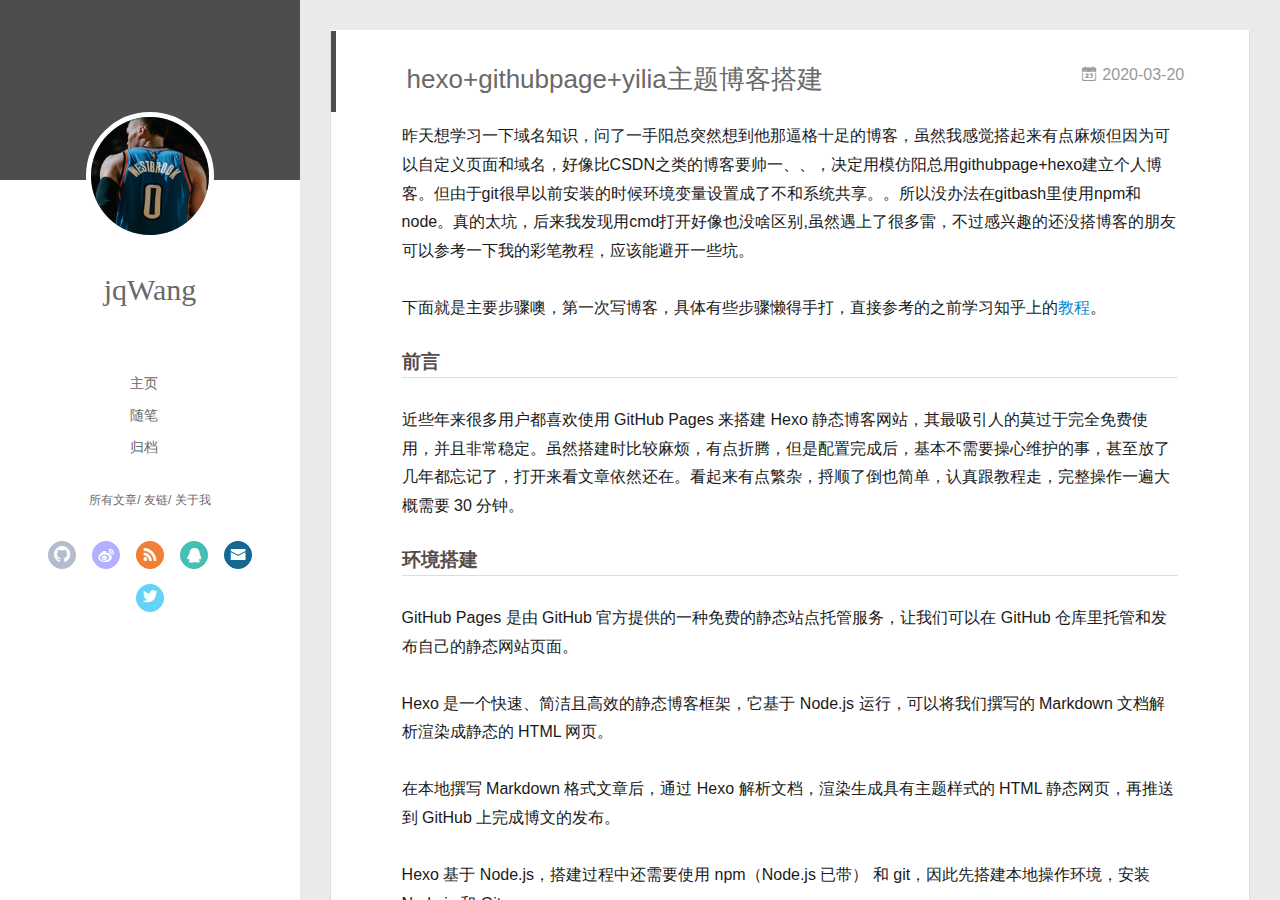
<file: index.html>
<!DOCTYPE html>
<html>
<head>
  <meta charset="utf-8">
  
  <meta name="renderer" content="webkit">
  <meta http-equiv="X-UA-Compatible" content="IE=edge" >
  <link rel="dns-prefetch" href="http://yoursite.com">
  <title>Winglefall</title>
  <meta name="viewport" content="width=device-width, initial-scale=1, maximum-scale=1">
  <meta property="og:type" content="website">
<meta property="og:title" content="Winglefall">
<meta property="og:url" content="http://yoursite.com/index.html">
<meta property="og:site_name" content="Winglefall">
<meta property="og:locale" content="en_US">
<meta property="article:author" content="jqWang">
<meta name="twitter:card" content="summary">
  
    <link rel="alternative" href="/atom.xml" title="Winglefall" type="application/atom+xml">
  
  
    <link rel="icon" href="/img/1234.png">
  
  <link rel="stylesheet" type="text/css" href="/./main.0cf68a.css">
  <style type="text/css">
  
    #container.show {
      background: linear-gradient(200deg,#ccc,#000);
    }
  </style>
  

  

<meta name="generator" content="Hexo 4.2.0"></head>

<body>
  <div id="container" q-class="show:isCtnShow">
    <canvas id="anm-canvas" class="anm-canvas"></canvas>
    <div class="left-col" q-class="show:isShow">
      
<div class="overlay" style="background: #4d4d4d"></div>
<div class="intrude-less">
	<header id="header" class="inner">
		<a href="/" class="profilepic">
			<img src="/img/123.png" class="js-avatar">
		</a>
		<hgroup>
		  <h1 class="header-author"><a href="/">jqWang</a></h1>
		</hgroup>
		

		<nav class="header-menu">
			<ul>
			
				<li><a href="/">主页</a></li>
	        
				<li><a href="/">随笔</a></li>
	        
				<li><a href="/">归档</a></li>
	        
			</ul>
		</nav>
		<nav class="header-smart-menu">
    		
    			
    			<a q-on="click: openSlider(e, 'innerArchive')" href="javascript:void(0)">所有文章</a>
    			
            
    			
    			<a q-on="click: openSlider(e, 'friends')" href="javascript:void(0)">友链</a>
    			
            
    			
    			<a q-on="click: openSlider(e, 'aboutme')" href="javascript:void(0)">关于我</a>
    			
            
		</nav>
		<nav class="header-nav">
			<div class="social">
				
					<a class="github" target="_blank" href="https://github.com/Thewindrisers" title="github"><i class="icon-github"></i></a>
		        
					<a class="weibo" target="_blank" href="https://www.weibo.com/u/6045707434" title="weibo"><i class="icon-weibo"></i></a>
		        
					<a class="rss" target="_blank" href="#" title="rss"><i class="icon-rss"></i></a>
		        
					<a class="qq" target="_blank" href="http://wpa.qq.com/msgrd?v=3&uin=2604068029&site=qq&menu=yes" title="qq"><i class="icon-qq"></i></a>
		        
					<a class="mail" target="_blank" href="mailto:jqwang0418@gmail.com" title="mail"><i class="icon-mail"></i></a>
		        
					<a class="twitter" target="_blank" href="https://twitter.com/winglefall" title="twitter"><i class="icon-twitter"></i></a>
		        
			</div>
		</nav>
                                  <nav class="header-nav">
    <div class="social">
        
            <a class="github" target="_blank" href="https://github.com/Thewindrisers" title="github"><i class="icon-github"></i></a>
        
            <a class="weibo" target="_blank" href="https://www.weibo.com/u/6045707434" title="weibo"><i class="icon-weibo"></i></a>
        
            <a class="rss" target="_blank" href="#" title="rss"><i class="icon-rss"></i></a>
        
            <a class="qq" target="_blank" href="http://wpa.qq.com/msgrd?v=3&uin=2604068029&site=qq&menu=yes" title="qq"><i class="icon-qq"></i></a>
        
            <a class="mail" target="_blank" href="mailto:jqwang0418@gmail.com" title="mail"><i class="icon-mail"></i></a>
        
            <a class="twitter" target="_blank" href="https://twitter.com/winglefall" title="twitter"><i class="icon-twitter"></i></a>
        
    </div>

    <!--音乐播放插件-->
    <div style="margin-top:30px;">
        <iframe frameborder="no" border="0" marginwidth="0" marginheight="0" width=330 height=86 src="//music.163.com/outchain/player?type=2&id=65766&auto=1&height=66"></iframe>
    </div>
</nav>
	</header>		
</div>

    </div>
    <div class="mid-col" q-class="show:isShow,hide:isShow|isFalse">
      
<nav id="mobile-nav">
  	<div class="overlay js-overlay" style="background: #4d4d4d"></div>
	<div class="btnctn js-mobile-btnctn">
  		<div class="slider-trigger list" q-on="click: openSlider(e)"><i class="icon icon-sort"></i></div>
	</div>
	<div class="intrude-less">
		<header id="header" class="inner">
			<div class="profilepic">
				<img src="/img/123.png" class="js-avatar">
			</div>
			<hgroup>
			  <h1 class="header-author js-header-author">jqWang</h1>
			</hgroup>
			
			
			
				
			
				
			
				
			
			
			
			<nav class="header-nav">
				<div class="social">
					
						<a class="github" target="_blank" href="https://github.com/Thewindrisers" title="github"><i class="icon-github"></i></a>
			        
						<a class="weibo" target="_blank" href="https://www.weibo.com/u/6045707434" title="weibo"><i class="icon-weibo"></i></a>
			        
						<a class="rss" target="_blank" href="#" title="rss"><i class="icon-rss"></i></a>
			        
						<a class="qq" target="_blank" href="http://wpa.qq.com/msgrd?v=3&uin=2604068029&site=qq&menu=yes" title="qq"><i class="icon-qq"></i></a>
			        
						<a class="mail" target="_blank" href="mailto:jqwang0418@gmail.com" title="mail"><i class="icon-mail"></i></a>
			        
						<a class="twitter" target="_blank" href="https://twitter.com/winglefall" title="twitter"><i class="icon-twitter"></i></a>
			        
				</div>
			</nav>

			<nav class="header-menu js-header-menu">
				<ul style="width: 70%">
				
				
					<li style="width: 33.333333333333336%"><a href="/">主页</a></li>
		        
					<li style="width: 33.333333333333336%"><a href="/">随笔</a></li>
		        
					<li style="width: 33.333333333333336%"><a href="/">归档</a></li>
		        
				</ul>
			</nav>
		</header>				
	</div>
	<div class="mobile-mask" style="display:none" q-show="isShow"></div>
</nav>

      <div id="wrapper" class="body-wrap">
        <div class="menu-l">
          <div class="canvas-wrap">
            <canvas data-colors="#eaeaea" data-sectionHeight="100" data-contentId="js-content" id="myCanvas1" class="anm-canvas"></canvas>
          </div>
          <div id="js-content" class="content-ll">
            
  
    <article id="post-githubpage+hexo博客搭建" class="article article-type-post  article-index" itemscope itemprop="blogPost">
  <div class="article-inner">
    
      <header class="article-header">
        
  
    <h1 itemprop="name">
      <a class="article-title" href="/2020/03/20/githubpage+hexo%E5%8D%9A%E5%AE%A2%E6%90%AD%E5%BB%BA/">hexo+githubpage+yilia主题博客搭建</a>
    </h1>
  

        
        <a href="/2020/03/20/githubpage+hexo%E5%8D%9A%E5%AE%A2%E6%90%AD%E5%BB%BA/" class="archive-article-date">
  	<time datetime="2020-03-20T09:16:59.000Z" itemprop="datePublished"><i class="icon-calendar icon"></i>2020-03-20</time>
</a>
        
      </header>
    
    <div class="article-entry" itemprop="articleBody">
      
        <p>昨天想学习一下域名知识，问了一手阳总突然想到他那逼格十足的博客，虽然我感觉搭起来有点麻烦但因为可以自定义页面和域名，好像比CSDN之类的博客要帅一、、，决定用模仿阳总用githubpage+hexo建立个人博客。但由于git很早以前安装的时候环境变量设置成了不和系统共享。。所以没办法在gitbash里使用npm和node。真的太坑，后来我发现用cmd打开好像也没啥区别,虽然遇上了很多雷，不过感兴趣的还没搭博客的朋友可以参考一下我的彩笔教程，应该能避开一些坑。</p>
<p>下面就是主要步骤噢，第一次写博客，具体有些步骤懒得手打，直接参考的之前学习知乎上的<a href="https://zhuanlan.zhihu.com/p/60578464" target="_blank" rel="noopener">教程</a>。</p>
<h3 id="前言"><a href="#前言" class="headerlink" title="前言"></a>前言</h3><p>近些年来很多用户都喜欢使用 GitHub Pages 来搭建 Hexo 静态博客网站，其最吸引人的莫过于完全免费使用，并且非常稳定。虽然搭建时比较麻烦，有点折腾，但是配置完成后，基本不需要操心维护的事，甚至放了几年都忘记了，打开来看文章依然还在。看起来有点繁杂，捋顺了倒也简单，认真跟教程走，完整操作一遍大概需要 30 分钟。</p>
<h3 id="环境搭建"><a href="#环境搭建" class="headerlink" title="环境搭建"></a>环境搭建</h3><p>GitHub Pages 是由 GitHub 官方提供的一种免费的静态站点托管服务，让我们可以在 GitHub 仓库里托管和发布自己的静态网站页面。</p>
<p>Hexo 是一个快速、简洁且高效的静态博客框架，它基于 Node.js 运行，可以将我们撰写的 Markdown 文档解析渲染成静态的 HTML 网页。</p>
<p>在本地撰写 Markdown 格式文章后，通过 Hexo 解析文档，渲染生成具有主题样式的 HTML 静态网页，再推送到 GitHub 上完成博文的发布。</p>
<p>Hexo 基于 Node.js，搭建过程中还需要使用 npm（Node.js 已带） 和 git，因此先搭建本地操作环境，安装 Node.js 和 Git。</p>
<ul>
<li>Node.js：<a href="https://link.zhihu.com/?target=https%3A//nodejs.org/zh-cn">https://nodejs.org/zh-cn</a></li>
<li>Git：<a href="https://link.zhihu.com/?target=https%3A//git-scm.com/downloads">https://git-scm.com/downloads</a></li>
</ul>
<p>下载 Node.js 和 Git 程序并安装，一路点 “下一步” 按默认配置完成安装。</p>
<p>安装完成后，Win+R 输入 cmd 并打开，依次输入 <code>node -v</code>、<code>npm -v</code> 和 <code>git --version</code> 并回车，如下图出现程序版本号即可。</p>
<p><img src="/images/githubpage+hexo%E5%8D%9A%E5%AE%A2%E6%90%AD%E5%BB%BA/1584676654371.png" alt="1584676654371"></p>
<h3 id="连接Github"><a href="#连接Github" class="headerlink" title="连接Github"></a>连接Github</h3><p>使用邮箱注册 <a href="https://link.zhihu.com/?target=https%3A//github.com/">GitHub</a> 账户，选择免费账户（Free），并完成邮件验证。</p>
<p>右键 -&gt; Git Bash Here，<strong>设置用户名和邮箱</strong>（这里右键的位置我是随便找个文件夹右键选项的，这里只是使用Git连接github邮箱账户，所以虽然我的git不能使用npm也是不影响的）</p>
<figure class="highlight plain"><table><tr><td class="gutter"><pre><span class="line">1</span><br><span class="line">2</span><br></pre></td><td class="code"><pre><span class="line">git config --global user.name &quot;GitHub 用户名&quot;</span><br><span class="line">git config --global user.email &quot;GitHub 邮箱&quot;</span><br></pre></td></tr></table></figure>

<p><strong>创建 SSH 密匙</strong>：</p>
<p>输入 <code>ssh-keygen -t rsa -C &quot;GitHub 邮箱&quot;</code>，然后一路回车。</p>
<p>进入 [C:\Users\用户名.ssh] 目录（要勾选显示“隐藏的项目”），用记事本打开公钥 id_rsa.pub 文件并复制里面的内容。</p>
<p>登陆 GitHub ，进入 Settings 页面，选择左边栏的 SSH and GPG keys，点击 New SSH key。</p>
<p>Title 随便取个名字，粘贴复制的 id_rsa.pub 内容到 Key 中，点击 Add SSH key 完成添加</p>
<p><img src="/images/githubpage+hexo%E5%8D%9A%E5%AE%A2%E6%90%AD%E5%BB%BA/1584691354432.png" alt="1584691354432"></p>
<p><strong>验证连接：</strong></p>
<p>打开 Git Bash（这里我也是随便找了个文件夹右键Gitbash），输入 <code>ssh -T git@github.com</code> 出现 “Are you sure……”，输入 yes 回车确认。</p>
<p><img src="/images/githubpage+hexo%E5%8D%9A%E5%AE%A2%E6%90%AD%E5%BB%BA/1584691542342.png" alt="1584691542342"></p>
<p>显示 “Hi xxx! You’ve successfully……” 即连接成功。</p>
<h3 id="创建Github-Pages仓库"><a href="#创建Github-Pages仓库" class="headerlink" title="创建Github Pages仓库"></a>创建Github Pages仓库</h3><p>GitHub 主页右上角加号 -&gt; New repository：</p>
<ul>
<li>Repository name 中输入 <code>用户名.github.io</code> </li>
<li>勾选 “Initialize this repository with a README”</li>
<li>Description 选填</li>
</ul>
<p>填好后点击 Create repository 创建。</p>
<p><img src="/images/githubpage+hexo%E5%8D%9A%E5%AE%A2%E6%90%AD%E5%BB%BA/1584691990627.png" alt="1584691990627"></p>
<p>创建后默认自动启用 HTTPS，博客地址为：<code>https://用户名.github.io</code>（这就是你的博客地址了）</p>
<h3 id="本地安装Hexo博客程序"><a href="#本地安装Hexo博客程序" class="headerlink" title="本地安装Hexo博客程序"></a>本地安装Hexo博客程序</h3><p>新建一个文件夹用来存放 Hexo 的程序文件，如 Hexo-Blog。打开该文件夹，右键 -&gt; Git Bash Here。</p>
<p>（在这里说明一下 由于我的git环境变量并没有和系统共享，搞了半天也没配成所以以下用gitbash的终端我都是用cmd打开的，个人觉得没什么区别，命令都一样。如果gitbash可以用那建议还是跟着下面的截图来）</p>
<h4 id="安装-Hexo"><a href="#安装-Hexo" class="headerlink" title="安装 Hexo"></a><strong>安装 Hexo</strong></h4><p>使用 npm 一键安装 Hexo 博客程序：</p>
<figure class="highlight plain"><table><tr><td class="gutter"><pre><span class="line">1</span><br></pre></td><td class="code"><pre><span class="line">npm install -g hexo-cli</span><br></pre></td></tr></table></figure>

<p>Mac 用户需要管理员权限（sudo），运行这条命令：</p>
<figure class="highlight plain"><table><tr><td class="gutter"><pre><span class="line">1</span><br></pre></td><td class="code"><pre><span class="line">sudo npm install -g hexo-cli</span><br></pre></td></tr></table></figure>

<p><strong>耐心等待</strong>，安装完成后如下图。（盗图）</p>
<p><img src="/images/githubpage+hexo%E5%8D%9A%E5%AE%A2%E6%90%AD%E5%BB%BA/1584692386802.png" alt="1584692386802"></p>
<h3 id="Hexo-初始化和本地预览"><a href="#Hexo-初始化和本地预览" class="headerlink" title="Hexo 初始化和本地预览"></a><strong>Hexo 初始化和本地预览</strong></h3><p><strong>初始化并安装所需组件：</strong></p>
<figure class="highlight plain"><table><tr><td class="gutter"><pre><span class="line">1</span><br><span class="line">2</span><br></pre></td><td class="code"><pre><span class="line">hexo init      # 初始化</span><br><span class="line">npm install    # 安装组件</span><br></pre></td></tr></table></figure>

<p>完成后依次输入下面命令，<strong>启动本地服务器进行预览</strong>：</p>
<figure class="highlight plain"><table><tr><td class="gutter"><pre><span class="line">1</span><br><span class="line">2</span><br></pre></td><td class="code"><pre><span class="line">hexo g   # 生成页面</span><br><span class="line">hexo s   # 启动预览</span><br></pre></td></tr></table></figure>

<p><strong>访问</strong> <code>http://localhost:4000</code><strong>，出现 Hexo 默认页面，本地博客安装成功！</strong></p>
<p><img src="/images/githubpage+hexo%E5%8D%9A%E5%AE%A2%E6%90%AD%E5%BB%BA/1584692552185.png" alt="1584692552185"></p>
<p>（这里再说明一下，我用cmd执行完这些命令后是没有Hexo默认页面的，显示的是空白页面，没有index.html,不过只要能打开就无所谓，后面添加完主题就ok了）</p>
<h3 id="部署-Hexo-到-GitHub-Pages"><a href="#部署-Hexo-到-GitHub-Pages" class="headerlink" title="部署 Hexo 到 GitHub Pages"></a>部署 Hexo 到 GitHub Pages</h3><p>本地博客测试成功后，就是上传到 GitHub 进行部署，使其能够在网络上访问。</p>
<p>首先<strong>安装 hexo-deployer-git</strong>：</p>
<figure class="highlight plain"><table><tr><td class="gutter"><pre><span class="line">1</span><br></pre></td><td class="code"><pre><span class="line">npm install hexo-deployer-git --save</span><br></pre></td></tr></table></figure>

<p>然后<strong>修改 _config.yml</strong> 文件末尾的 Deployment 部分，修改成如下：</p>
<figure class="highlight plain"><table><tr><td class="gutter"><pre><span class="line">1</span><br><span class="line">2</span><br><span class="line">3</span><br><span class="line">4</span><br></pre></td><td class="code"><pre><span class="line">deploy:</span><br><span class="line">  type: git</span><br><span class="line">  repository: git@github.com:用户名&#x2F;用户名.github.io.git</span><br><span class="line">  branch: master</span><br></pre></td></tr></table></figure>

<p>完成后运行 <code>hexo d</code> 将网站上传部署到 GitHub Pages。</p>
<p>完成！这时访问我们的 GitHub 域名 <code>https://用户名.github.io</code> 就可以看到 Hexo 网站了。</p>
<h3 id="绑定域名（可选）"><a href="#绑定域名（可选）" class="headerlink" title="绑定域名（可选）"></a>绑定域名（可选）</h3><p>博客搭建完成使用的是 GitHub 的子域名（用户名.<a href="https://link.zhihu.com/?target=http%3A//github.io">http://github.io</a>），我们可以为 Hexo 博客绑定自己的域名替换 GitHub 域名，更加个性化和专业，也利于 SEO。</p>
<p>这个域名我还没买。。。网上应该有不少教程在此不一一赘述。</p>
<h3 id="添加主题"><a href="#添加主题" class="headerlink" title="添加主题"></a>添加主题</h3><p>我用的是yilia主题，效果如本博客所示。。过程非常的简单，直接在GitHub上fork yilia的项目再把文件夹下载到博客文件夹的theme文件夹中就ok了。</p>
<p><img src="/images/githubpage+hexo%E5%8D%9A%E5%AE%A2%E6%90%AD%E5%BB%BA/1584693332994.png" alt="1584693332994"></p>
<figure class="highlight plain"><table><tr><td class="gutter"><pre><span class="line">1</span><br><span class="line">2</span><br><span class="line">3</span><br><span class="line">4</span><br></pre></td><td class="code"><pre><span class="line"># Extensions</span><br><span class="line">## Plugins: https:&#x2F;&#x2F;hexo.io&#x2F;plugins&#x2F;</span><br><span class="line">## Themes: https:&#x2F;&#x2F;hexo.io&#x2F;themes&#x2F;</span><br><span class="line">theme: yilia</span><br></pre></td></tr></table></figure>

<p>然后<strong>修改 _config.yml</strong> 文件末尾的 theme部分，修改成如上：</p>
<p>综上：一个yilia主题的githubpage博客就搭建好啦。具体一些信息的修改我暂时只在yilia主题里的config.yml和博客文件夹的config.yml做过。其他很多个性化设计比如改css js之类的网页设计操作本人这个彩笔就不太会了。。第一次写博客就到这8</p>

      

      
    </div>
    <div class="article-info article-info-index">
      
      
	<div class="article-tag tagcloud">
		<i class="icon-price-tags icon"></i>
		<ul class="article-tag-list">
			 
        		<li class="article-tag-list-item">
        			<a href="javascript:void(0)" class="js-tag article-tag-list-link color5">blog</a>
        		</li>
      		
		</ul>
	</div>

      

      
        <p class="article-more-link">
          <a class="article-more-a" href="/2020/03/20/githubpage+hexo%E5%8D%9A%E5%AE%A2%E6%90%AD%E5%BB%BA/">展开全文 >></a>
        </p>
      

      
      <div class="clearfix"></div>
    </div>
  </div>
</article>

<aside class="wrap-side-operation">
    <div class="mod-side-operation">
        
        <div class="jump-container" id="js-jump-container" style="display:none;">
            <a href="javascript:void(0)" class="mod-side-operation__jump-to-top">
                <i class="icon-font icon-back"></i>
            </a>
            <div id="js-jump-plan-container" class="jump-plan-container" style="top: -11px;">
                <i class="icon-font icon-plane jump-plane"></i>
            </div>
        </div>
        
        
    </div>
</aside>




  
    <article id="post-hello-world" class="article article-type-post  article-index" itemscope itemprop="blogPost">
  <div class="article-inner">
    
      <header class="article-header">
        
  
    <h1 itemprop="name">
      <a class="article-title" href="/2020/03/19/hello-world/">Hello World</a>
    </h1>
  

        
        <a href="/2020/03/19/hello-world/" class="archive-article-date">
  	<time datetime="2020-03-19T06:16:59.000Z" itemprop="datePublished"><i class="icon-calendar icon"></i>2020-03-19</time>
</a>
        
      </header>
    
    <div class="article-entry" itemprop="articleBody">
      
        <p>在经过一下午的排雷掉坑之后，这博客总算搭起来啦，其中还是靠一手 <a href="https://blog.kaoso.top" target="_blank" rel="noopener">薛总</a>的正确指导，不管怎么样最后东拼西凑搞出来还是很高兴的，过两天分享一手我的菜鸟教程避免大家再次踩雷噢</p>
<h2 id="Quick-Start"><a href="#Quick-Start" class="headerlink" title="Quick Start"></a>Quick Start</h2><p>这第一篇内容还是hexo内置，就留成这样好了哈哈</p>
<h3 id="Create-a-new-post"><a href="#Create-a-new-post" class="headerlink" title="Create a new post"></a>Create a new post</h3><figure class="highlight bash"><table><tr><td class="gutter"><pre><span class="line">1</span><br></pre></td><td class="code"><pre><span class="line">$ hexo new <span class="string">"My New Post"</span></span><br></pre></td></tr></table></figure>

<p>More info: <a href="https://hexo.io/docs/writing.html" target="_blank" rel="noopener">Writing</a></p>
<h3 id="Run-server"><a href="#Run-server" class="headerlink" title="Run server"></a>Run server</h3><figure class="highlight bash"><table><tr><td class="gutter"><pre><span class="line">1</span><br></pre></td><td class="code"><pre><span class="line">$ hexo server</span><br></pre></td></tr></table></figure>

<p>More info: <a href="https://hexo.io/docs/server.html" target="_blank" rel="noopener">Server</a></p>
<h3 id="Generate-static-files"><a href="#Generate-static-files" class="headerlink" title="Generate static files"></a>Generate static files</h3><figure class="highlight bash"><table><tr><td class="gutter"><pre><span class="line">1</span><br></pre></td><td class="code"><pre><span class="line">$ hexo generate</span><br></pre></td></tr></table></figure>

<p>More info: <a href="https://hexo.io/docs/generating.html" target="_blank" rel="noopener">Generating</a></p>
<h3 id="Deploy-to-remote-sites"><a href="#Deploy-to-remote-sites" class="headerlink" title="Deploy to remote sites"></a>Deploy to remote sites</h3><figure class="highlight bash"><table><tr><td class="gutter"><pre><span class="line">1</span><br></pre></td><td class="code"><pre><span class="line">$ hexo deploy</span><br></pre></td></tr></table></figure>

<p>More info: <a href="https://hexo.io/docs/one-command-deployment.html" target="_blank" rel="noopener">Deployment</a></p>

      

      
    </div>
    <div class="article-info article-info-index">
      
      
      

      
        <p class="article-more-link">
          <a class="article-more-a" href="/2020/03/19/hello-world/">展开全文 >></a>
        </p>
      

      
      <div class="clearfix"></div>
    </div>
  </div>
</article>

<aside class="wrap-side-operation">
    <div class="mod-side-operation">
        
        <div class="jump-container" id="js-jump-container" style="display:none;">
            <a href="javascript:void(0)" class="mod-side-operation__jump-to-top">
                <i class="icon-font icon-back"></i>
            </a>
            <div id="js-jump-plan-container" class="jump-plan-container" style="top: -11px;">
                <i class="icon-font icon-plane jump-plane"></i>
            </div>
        </div>
        
        
    </div>
</aside>




  
  


          </div>
        </div>
      </div>
      <footer id="footer">
  <div class="outer">
    <div id="footer-info">
    	<div class="footer-left">
    		&copy; 2020 jqWang
    	</div>
      	<div class="footer-right">
      		<a href="http://hexo.io/" target="_blank">Hexo</a>  Theme <a href="https://github.com/litten/hexo-theme-yilia" target="_blank">Yilia</a> by Litten
      	</div>
    </div>
  </div>
</footer>
<!--页面点击小红心-->
<script type="text/javascript" src="/love.js"></script>
    </div>
    <script>
	var yiliaConfig = {
		mathjax: false,
		isHome: true,
		isPost: false,
		isArchive: false,
		isTag: false,
		isCategory: false,
		open_in_new: false,
		toc_hide_index: true,
		root: "/",
		innerArchive: true,
		showTags: false
	}
</script>

<script>!function(t){function n(e){if(r[e])return r[e].exports;var i=r[e]={exports:{},id:e,loaded:!1};return t[e].call(i.exports,i,i.exports,n),i.loaded=!0,i.exports}var r={};n.m=t,n.c=r,n.p="./",n(0)}([function(t,n,r){r(195),t.exports=r(191)},function(t,n,r){var e=r(3),i=r(52),o=r(27),u=r(28),c=r(53),f="prototype",a=function(t,n,r){var s,l,h,v,p=t&a.F,d=t&a.G,y=t&a.S,g=t&a.P,b=t&a.B,m=d?e:y?e[n]||(e[n]={}):(e[n]||{})[f],x=d?i:i[n]||(i[n]={}),w=x[f]||(x[f]={});d&&(r=n);for(s in r)l=!p&&m&&void 0!==m[s],h=(l?m:r)[s],v=b&&l?c(h,e):g&&"function"==typeof h?c(Function.call,h):h,m&&u(m,s,h,t&a.U),x[s]!=h&&o(x,s,v),g&&w[s]!=h&&(w[s]=h)};e.core=i,a.F=1,a.G=2,a.S=4,a.P=8,a.B=16,a.W=32,a.U=64,a.R=128,t.exports=a},function(t,n,r){var e=r(6);t.exports=function(t){if(!e(t))throw TypeError(t+" is not an object!");return t}},function(t,n){var r=t.exports="undefined"!=typeof window&&window.Math==Math?window:"undefined"!=typeof self&&self.Math==Math?self:Function("return this")();"number"==typeof __g&&(__g=r)},function(t,n){t.exports=function(t){try{return!!t()}catch(t){return!0}}},function(t,n){var r=t.exports="undefined"!=typeof window&&window.Math==Math?window:"undefined"!=typeof self&&self.Math==Math?self:Function("return this")();"number"==typeof __g&&(__g=r)},function(t,n){t.exports=function(t){return"object"==typeof t?null!==t:"function"==typeof t}},function(t,n,r){var e=r(126)("wks"),i=r(76),o=r(3).Symbol,u="function"==typeof o;(t.exports=function(t){return e[t]||(e[t]=u&&o[t]||(u?o:i)("Symbol."+t))}).store=e},function(t,n){var r={}.hasOwnProperty;t.exports=function(t,n){return r.call(t,n)}},function(t,n,r){var e=r(94),i=r(33);t.exports=function(t){return e(i(t))}},function(t,n,r){t.exports=!r(4)(function(){return 7!=Object.defineProperty({},"a",{get:function(){return 7}}).a})},function(t,n,r){var e=r(2),i=r(167),o=r(50),u=Object.defineProperty;n.f=r(10)?Object.defineProperty:function(t,n,r){if(e(t),n=o(n,!0),e(r),i)try{return u(t,n,r)}catch(t){}if("get"in r||"set"in r)throw TypeError("Accessors not supported!");return"value"in r&&(t[n]=r.value),t}},function(t,n,r){t.exports=!r(18)(function(){return 7!=Object.defineProperty({},"a",{get:function(){return 7}}).a})},function(t,n,r){var e=r(14),i=r(22);t.exports=r(12)?function(t,n,r){return e.f(t,n,i(1,r))}:function(t,n,r){return t[n]=r,t}},function(t,n,r){var e=r(20),i=r(58),o=r(42),u=Object.defineProperty;n.f=r(12)?Object.defineProperty:function(t,n,r){if(e(t),n=o(n,!0),e(r),i)try{return u(t,n,r)}catch(t){}if("get"in r||"set"in r)throw TypeError("Accessors not supported!");return"value"in r&&(t[n]=r.value),t}},function(t,n,r){var e=r(40)("wks"),i=r(23),o=r(5).Symbol,u="function"==typeof o;(t.exports=function(t){return e[t]||(e[t]=u&&o[t]||(u?o:i)("Symbol."+t))}).store=e},function(t,n,r){var e=r(67),i=Math.min;t.exports=function(t){return t>0?i(e(t),9007199254740991):0}},function(t,n,r){var e=r(46);t.exports=function(t){return Object(e(t))}},function(t,n){t.exports=function(t){try{return!!t()}catch(t){return!0}}},function(t,n,r){var e=r(63),i=r(34);t.exports=Object.keys||function(t){return e(t,i)}},function(t,n,r){var e=r(21);t.exports=function(t){if(!e(t))throw TypeError(t+" is not an object!");return t}},function(t,n){t.exports=function(t){return"object"==typeof t?null!==t:"function"==typeof t}},function(t,n){t.exports=function(t,n){return{enumerable:!(1&t),configurable:!(2&t),writable:!(4&t),value:n}}},function(t,n){var r=0,e=Math.random();t.exports=function(t){return"Symbol(".concat(void 0===t?"":t,")_",(++r+e).toString(36))}},function(t,n){var r={}.hasOwnProperty;t.exports=function(t,n){return r.call(t,n)}},function(t,n){var r=t.exports={version:"2.4.0"};"number"==typeof __e&&(__e=r)},function(t,n){t.exports=function(t){if("function"!=typeof t)throw TypeError(t+" is not a function!");return t}},function(t,n,r){var e=r(11),i=r(66);t.exports=r(10)?function(t,n,r){return e.f(t,n,i(1,r))}:function(t,n,r){return t[n]=r,t}},function(t,n,r){var e=r(3),i=r(27),o=r(24),u=r(76)("src"),c="toString",f=Function[c],a=(""+f).split(c);r(52).inspectSource=function(t){return f.call(t)},(t.exports=function(t,n,r,c){var f="function"==typeof r;f&&(o(r,"name")||i(r,"name",n)),t[n]!==r&&(f&&(o(r,u)||i(r,u,t[n]?""+t[n]:a.join(String(n)))),t===e?t[n]=r:c?t[n]?t[n]=r:i(t,n,r):(delete t[n],i(t,n,r)))})(Function.prototype,c,function(){return"function"==typeof this&&this[u]||f.call(this)})},function(t,n,r){var e=r(1),i=r(4),o=r(46),u=function(t,n,r,e){var i=String(o(t)),u="<"+n;return""!==r&&(u+=" "+r+'="'+String(e).replace(/"/g,"&quot;")+'"'),u+">"+i+"</"+n+">"};t.exports=function(t,n){var r={};r[t]=n(u),e(e.P+e.F*i(function(){var n=""[t]('"');return n!==n.toLowerCase()||n.split('"').length>3}),"String",r)}},function(t,n,r){var e=r(115),i=r(46);t.exports=function(t){return e(i(t))}},function(t,n,r){var e=r(116),i=r(66),o=r(30),u=r(50),c=r(24),f=r(167),a=Object.getOwnPropertyDescriptor;n.f=r(10)?a:function(t,n){if(t=o(t),n=u(n,!0),f)try{return a(t,n)}catch(t){}if(c(t,n))return i(!e.f.call(t,n),t[n])}},function(t,n,r){var e=r(24),i=r(17),o=r(145)("IE_PROTO"),u=Object.prototype;t.exports=Object.getPrototypeOf||function(t){return t=i(t),e(t,o)?t[o]:"function"==typeof t.constructor&&t instanceof t.constructor?t.constructor.prototype:t instanceof Object?u:null}},function(t,n){t.exports=function(t){if(void 0==t)throw TypeError("Can't call method on  "+t);return t}},function(t,n){t.exports="constructor,hasOwnProperty,isPrototypeOf,propertyIsEnumerable,toLocaleString,toString,valueOf".split(",")},function(t,n){t.exports={}},function(t,n){t.exports=!0},function(t,n){n.f={}.propertyIsEnumerable},function(t,n,r){var e=r(14).f,i=r(8),o=r(15)("toStringTag");t.exports=function(t,n,r){t&&!i(t=r?t:t.prototype,o)&&e(t,o,{configurable:!0,value:n})}},function(t,n,r){var e=r(40)("keys"),i=r(23);t.exports=function(t){return e[t]||(e[t]=i(t))}},function(t,n,r){var e=r(5),i="__core-js_shared__",o=e[i]||(e[i]={});t.exports=function(t){return o[t]||(o[t]={})}},function(t,n){var r=Math.ceil,e=Math.floor;t.exports=function(t){return isNaN(t=+t)?0:(t>0?e:r)(t)}},function(t,n,r){var e=r(21);t.exports=function(t,n){if(!e(t))return t;var r,i;if(n&&"function"==typeof(r=t.toString)&&!e(i=r.call(t)))return i;if("function"==typeof(r=t.valueOf)&&!e(i=r.call(t)))return i;if(!n&&"function"==typeof(r=t.toString)&&!e(i=r.call(t)))return i;throw TypeError("Can't convert object to primitive value")}},function(t,n,r){var e=r(5),i=r(25),o=r(36),u=r(44),c=r(14).f;t.exports=function(t){var n=i.Symbol||(i.Symbol=o?{}:e.Symbol||{});"_"==t.charAt(0)||t in n||c(n,t,{value:u.f(t)})}},function(t,n,r){n.f=r(15)},function(t,n){var r={}.toString;t.exports=function(t){return r.call(t).slice(8,-1)}},function(t,n){t.exports=function(t){if(void 0==t)throw TypeError("Can't call method on  "+t);return t}},function(t,n,r){var e=r(4);t.exports=function(t,n){return!!t&&e(function(){n?t.call(null,function(){},1):t.call(null)})}},function(t,n,r){var e=r(53),i=r(115),o=r(17),u=r(16),c=r(203);t.exports=function(t,n){var r=1==t,f=2==t,a=3==t,s=4==t,l=6==t,h=5==t||l,v=n||c;return function(n,c,p){for(var d,y,g=o(n),b=i(g),m=e(c,p,3),x=u(b.length),w=0,S=r?v(n,x):f?v(n,0):void 0;x>w;w++)if((h||w in b)&&(d=b[w],y=m(d,w,g),t))if(r)S[w]=y;else if(y)switch(t){case 3:return!0;case 5:return d;case 6:return w;case 2:S.push(d)}else if(s)return!1;return l?-1:a||s?s:S}}},function(t,n,r){var e=r(1),i=r(52),o=r(4);t.exports=function(t,n){var r=(i.Object||{})[t]||Object[t],u={};u[t]=n(r),e(e.S+e.F*o(function(){r(1)}),"Object",u)}},function(t,n,r){var e=r(6);t.exports=function(t,n){if(!e(t))return t;var r,i;if(n&&"function"==typeof(r=t.toString)&&!e(i=r.call(t)))return i;if("function"==typeof(r=t.valueOf)&&!e(i=r.call(t)))return i;if(!n&&"function"==typeof(r=t.toString)&&!e(i=r.call(t)))return i;throw TypeError("Can't convert object to primitive value")}},function(t,n,r){var e=r(5),i=r(25),o=r(91),u=r(13),c="prototype",f=function(t,n,r){var a,s,l,h=t&f.F,v=t&f.G,p=t&f.S,d=t&f.P,y=t&f.B,g=t&f.W,b=v?i:i[n]||(i[n]={}),m=b[c],x=v?e:p?e[n]:(e[n]||{})[c];v&&(r=n);for(a in r)(s=!h&&x&&void 0!==x[a])&&a in b||(l=s?x[a]:r[a],b[a]=v&&"function"!=typeof x[a]?r[a]:y&&s?o(l,e):g&&x[a]==l?function(t){var n=function(n,r,e){if(this instanceof t){switch(arguments.length){case 0:return new t;case 1:return new t(n);case 2:return new t(n,r)}return new t(n,r,e)}return t.apply(this,arguments)};return n[c]=t[c],n}(l):d&&"function"==typeof l?o(Function.call,l):l,d&&((b.virtual||(b.virtual={}))[a]=l,t&f.R&&m&&!m[a]&&u(m,a,l)))};f.F=1,f.G=2,f.S=4,f.P=8,f.B=16,f.W=32,f.U=64,f.R=128,t.exports=f},function(t,n){var r=t.exports={version:"2.4.0"};"number"==typeof __e&&(__e=r)},function(t,n,r){var e=r(26);t.exports=function(t,n,r){if(e(t),void 0===n)return t;switch(r){case 1:return function(r){return t.call(n,r)};case 2:return function(r,e){return t.call(n,r,e)};case 3:return function(r,e,i){return t.call(n,r,e,i)}}return function(){return t.apply(n,arguments)}}},function(t,n,r){var e=r(183),i=r(1),o=r(126)("metadata"),u=o.store||(o.store=new(r(186))),c=function(t,n,r){var i=u.get(t);if(!i){if(!r)return;u.set(t,i=new e)}var o=i.get(n);if(!o){if(!r)return;i.set(n,o=new e)}return o},f=function(t,n,r){var e=c(n,r,!1);return void 0!==e&&e.has(t)},a=function(t,n,r){var e=c(n,r,!1);return void 0===e?void 0:e.get(t)},s=function(t,n,r,e){c(r,e,!0).set(t,n)},l=function(t,n){var r=c(t,n,!1),e=[];return r&&r.forEach(function(t,n){e.push(n)}),e},h=function(t){return void 0===t||"symbol"==typeof t?t:String(t)},v=function(t){i(i.S,"Reflect",t)};t.exports={store:u,map:c,has:f,get:a,set:s,keys:l,key:h,exp:v}},function(t,n,r){"use strict";if(r(10)){var e=r(69),i=r(3),o=r(4),u=r(1),c=r(127),f=r(152),a=r(53),s=r(68),l=r(66),h=r(27),v=r(73),p=r(67),d=r(16),y=r(75),g=r(50),b=r(24),m=r(180),x=r(114),w=r(6),S=r(17),_=r(137),O=r(70),E=r(32),P=r(71).f,j=r(154),F=r(76),M=r(7),A=r(48),N=r(117),T=r(146),I=r(155),k=r(80),L=r(123),R=r(74),C=r(130),D=r(160),U=r(11),W=r(31),G=U.f,B=W.f,V=i.RangeError,z=i.TypeError,q=i.Uint8Array,K="ArrayBuffer",J="Shared"+K,Y="BYTES_PER_ELEMENT",H="prototype",$=Array[H],X=f.ArrayBuffer,Q=f.DataView,Z=A(0),tt=A(2),nt=A(3),rt=A(4),et=A(5),it=A(6),ot=N(!0),ut=N(!1),ct=I.values,ft=I.keys,at=I.entries,st=$.lastIndexOf,lt=$.reduce,ht=$.reduceRight,vt=$.join,pt=$.sort,dt=$.slice,yt=$.toString,gt=$.toLocaleString,bt=M("iterator"),mt=M("toStringTag"),xt=F("typed_constructor"),wt=F("def_constructor"),St=c.CONSTR,_t=c.TYPED,Ot=c.VIEW,Et="Wrong length!",Pt=A(1,function(t,n){return Tt(T(t,t[wt]),n)}),jt=o(function(){return 1===new q(new Uint16Array([1]).buffer)[0]}),Ft=!!q&&!!q[H].set&&o(function(){new q(1).set({})}),Mt=function(t,n){if(void 0===t)throw z(Et);var r=+t,e=d(t);if(n&&!m(r,e))throw V(Et);return e},At=function(t,n){var r=p(t);if(r<0||r%n)throw V("Wrong offset!");return r},Nt=function(t){if(w(t)&&_t in t)return t;throw z(t+" is not a typed array!")},Tt=function(t,n){if(!(w(t)&&xt in t))throw z("It is not a typed array constructor!");return new t(n)},It=function(t,n){return kt(T(t,t[wt]),n)},kt=function(t,n){for(var r=0,e=n.length,i=Tt(t,e);e>r;)i[r]=n[r++];return i},Lt=function(t,n,r){G(t,n,{get:function(){return this._d[r]}})},Rt=function(t){var n,r,e,i,o,u,c=S(t),f=arguments.length,s=f>1?arguments[1]:void 0,l=void 0!==s,h=j(c);if(void 0!=h&&!_(h)){for(u=h.call(c),e=[],n=0;!(o=u.next()).done;n++)e.push(o.value);c=e}for(l&&f>2&&(s=a(s,arguments[2],2)),n=0,r=d(c.length),i=Tt(this,r);r>n;n++)i[n]=l?s(c[n],n):c[n];return i},Ct=function(){for(var t=0,n=arguments.length,r=Tt(this,n);n>t;)r[t]=arguments[t++];return r},Dt=!!q&&o(function(){gt.call(new q(1))}),Ut=function(){return gt.apply(Dt?dt.call(Nt(this)):Nt(this),arguments)},Wt={copyWithin:function(t,n){return D.call(Nt(this),t,n,arguments.length>2?arguments[2]:void 0)},every:function(t){return rt(Nt(this),t,arguments.length>1?arguments[1]:void 0)},fill:function(t){return C.apply(Nt(this),arguments)},filter:function(t){return It(this,tt(Nt(this),t,arguments.length>1?arguments[1]:void 0))},find:function(t){return et(Nt(this),t,arguments.length>1?arguments[1]:void 0)},findIndex:function(t){return it(Nt(this),t,arguments.length>1?arguments[1]:void 0)},forEach:function(t){Z(Nt(this),t,arguments.length>1?arguments[1]:void 0)},indexOf:function(t){return ut(Nt(this),t,arguments.length>1?arguments[1]:void 0)},includes:function(t){return ot(Nt(this),t,arguments.length>1?arguments[1]:void 0)},join:function(t){return vt.apply(Nt(this),arguments)},lastIndexOf:function(t){return st.apply(Nt(this),arguments)},map:function(t){return Pt(Nt(this),t,arguments.length>1?arguments[1]:void 0)},reduce:function(t){return lt.apply(Nt(this),arguments)},reduceRight:function(t){return ht.apply(Nt(this),arguments)},reverse:function(){for(var t,n=this,r=Nt(n).length,e=Math.floor(r/2),i=0;i<e;)t=n[i],n[i++]=n[--r],n[r]=t;return n},some:function(t){return nt(Nt(this),t,arguments.length>1?arguments[1]:void 0)},sort:function(t){return pt.call(Nt(this),t)},subarray:function(t,n){var r=Nt(this),e=r.length,i=y(t,e);return new(T(r,r[wt]))(r.buffer,r.byteOffset+i*r.BYTES_PER_ELEMENT,d((void 0===n?e:y(n,e))-i))}},Gt=function(t,n){return It(this,dt.call(Nt(this),t,n))},Bt=function(t){Nt(this);var n=At(arguments[1],1),r=this.length,e=S(t),i=d(e.length),o=0;if(i+n>r)throw V(Et);for(;o<i;)this[n+o]=e[o++]},Vt={entries:function(){return at.call(Nt(this))},keys:function(){return ft.call(Nt(this))},values:function(){return ct.call(Nt(this))}},zt=function(t,n){return w(t)&&t[_t]&&"symbol"!=typeof n&&n in t&&String(+n)==String(n)},qt=function(t,n){return zt(t,n=g(n,!0))?l(2,t[n]):B(t,n)},Kt=function(t,n,r){return!(zt(t,n=g(n,!0))&&w(r)&&b(r,"value"))||b(r,"get")||b(r,"set")||r.configurable||b(r,"writable")&&!r.writable||b(r,"enumerable")&&!r.enumerable?G(t,n,r):(t[n]=r.value,t)};St||(W.f=qt,U.f=Kt),u(u.S+u.F*!St,"Object",{getOwnPropertyDescriptor:qt,defineProperty:Kt}),o(function(){yt.call({})})&&(yt=gt=function(){return vt.call(this)});var Jt=v({},Wt);v(Jt,Vt),h(Jt,bt,Vt.values),v(Jt,{slice:Gt,set:Bt,constructor:function(){},toString:yt,toLocaleString:Ut}),Lt(Jt,"buffer","b"),Lt(Jt,"byteOffset","o"),Lt(Jt,"byteLength","l"),Lt(Jt,"length","e"),G(Jt,mt,{get:function(){return this[_t]}}),t.exports=function(t,n,r,f){f=!!f;var a=t+(f?"Clamped":"")+"Array",l="Uint8Array"!=a,v="get"+t,p="set"+t,y=i[a],g=y||{},b=y&&E(y),m=!y||!c.ABV,S={},_=y&&y[H],j=function(t,r){var e=t._d;return e.v[v](r*n+e.o,jt)},F=function(t,r,e){var i=t._d;f&&(e=(e=Math.round(e))<0?0:e>255?255:255&e),i.v[p](r*n+i.o,e,jt)},M=function(t,n){G(t,n,{get:function(){return j(this,n)},set:function(t){return F(this,n,t)},enumerable:!0})};m?(y=r(function(t,r,e,i){s(t,y,a,"_d");var o,u,c,f,l=0,v=0;if(w(r)){if(!(r instanceof X||(f=x(r))==K||f==J))return _t in r?kt(y,r):Rt.call(y,r);o=r,v=At(e,n);var p=r.byteLength;if(void 0===i){if(p%n)throw V(Et);if((u=p-v)<0)throw V(Et)}else if((u=d(i)*n)+v>p)throw V(Et);c=u/n}else c=Mt(r,!0),u=c*n,o=new X(u);for(h(t,"_d",{b:o,o:v,l:u,e:c,v:new Q(o)});l<c;)M(t,l++)}),_=y[H]=O(Jt),h(_,"constructor",y)):L(function(t){new y(null),new y(t)},!0)||(y=r(function(t,r,e,i){s(t,y,a);var o;return w(r)?r instanceof X||(o=x(r))==K||o==J?void 0!==i?new g(r,At(e,n),i):void 0!==e?new g(r,At(e,n)):new g(r):_t in r?kt(y,r):Rt.call(y,r):new g(Mt(r,l))}),Z(b!==Function.prototype?P(g).concat(P(b)):P(g),function(t){t in y||h(y,t,g[t])}),y[H]=_,e||(_.constructor=y));var A=_[bt],N=!!A&&("values"==A.name||void 0==A.name),T=Vt.values;h(y,xt,!0),h(_,_t,a),h(_,Ot,!0),h(_,wt,y),(f?new y(1)[mt]==a:mt in _)||G(_,mt,{get:function(){return a}}),S[a]=y,u(u.G+u.W+u.F*(y!=g),S),u(u.S,a,{BYTES_PER_ELEMENT:n,from:Rt,of:Ct}),Y in _||h(_,Y,n),u(u.P,a,Wt),R(a),u(u.P+u.F*Ft,a,{set:Bt}),u(u.P+u.F*!N,a,Vt),u(u.P+u.F*(_.toString!=yt),a,{toString:yt}),u(u.P+u.F*o(function(){new y(1).slice()}),a,{slice:Gt}),u(u.P+u.F*(o(function(){return[1,2].toLocaleString()!=new y([1,2]).toLocaleString()})||!o(function(){_.toLocaleString.call([1,2])})),a,{toLocaleString:Ut}),k[a]=N?A:T,e||N||h(_,bt,T)}}else t.exports=function(){}},function(t,n){var r={}.toString;t.exports=function(t){return r.call(t).slice(8,-1)}},function(t,n,r){var e=r(21),i=r(5).document,o=e(i)&&e(i.createElement);t.exports=function(t){return o?i.createElement(t):{}}},function(t,n,r){t.exports=!r(12)&&!r(18)(function(){return 7!=Object.defineProperty(r(57)("div"),"a",{get:function(){return 7}}).a})},function(t,n,r){"use strict";var e=r(36),i=r(51),o=r(64),u=r(13),c=r(8),f=r(35),a=r(96),s=r(38),l=r(103),h=r(15)("iterator"),v=!([].keys&&"next"in[].keys()),p="keys",d="values",y=function(){return this};t.exports=function(t,n,r,g,b,m,x){a(r,n,g);var w,S,_,O=function(t){if(!v&&t in F)return F[t];switch(t){case p:case d:return function(){return new r(this,t)}}return function(){return new r(this,t)}},E=n+" Iterator",P=b==d,j=!1,F=t.prototype,M=F[h]||F["@@iterator"]||b&&F[b],A=M||O(b),N=b?P?O("entries"):A:void 0,T="Array"==n?F.entries||M:M;if(T&&(_=l(T.call(new t)))!==Object.prototype&&(s(_,E,!0),e||c(_,h)||u(_,h,y)),P&&M&&M.name!==d&&(j=!0,A=function(){return M.call(this)}),e&&!x||!v&&!j&&F[h]||u(F,h,A),f[n]=A,f[E]=y,b)if(w={values:P?A:O(d),keys:m?A:O(p),entries:N},x)for(S in w)S in F||o(F,S,w[S]);else i(i.P+i.F*(v||j),n,w);return w}},function(t,n,r){var e=r(20),i=r(100),o=r(34),u=r(39)("IE_PROTO"),c=function(){},f="prototype",a=function(){var t,n=r(57)("iframe"),e=o.length;for(n.style.display="none",r(93).appendChild(n),n.src="javascript:",t=n.contentWindow.document,t.open(),t.write("<script>document.F=Object<\/script>"),t.close(),a=t.F;e--;)delete a[f][o[e]];return a()};t.exports=Object.create||function(t,n){var r;return null!==t?(c[f]=e(t),r=new c,c[f]=null,r[u]=t):r=a(),void 0===n?r:i(r,n)}},function(t,n,r){var e=r(63),i=r(34).concat("length","prototype");n.f=Object.getOwnPropertyNames||function(t){return e(t,i)}},function(t,n){n.f=Object.getOwnPropertySymbols},function(t,n,r){var e=r(8),i=r(9),o=r(90)(!1),u=r(39)("IE_PROTO");t.exports=function(t,n){var r,c=i(t),f=0,a=[];for(r in c)r!=u&&e(c,r)&&a.push(r);for(;n.length>f;)e(c,r=n[f++])&&(~o(a,r)||a.push(r));return a}},function(t,n,r){t.exports=r(13)},function(t,n,r){var e=r(76)("meta"),i=r(6),o=r(24),u=r(11).f,c=0,f=Object.isExtensible||function(){return!0},a=!r(4)(function(){return f(Object.preventExtensions({}))}),s=function(t){u(t,e,{value:{i:"O"+ ++c,w:{}}})},l=function(t,n){if(!i(t))return"symbol"==typeof t?t:("string"==typeof t?"S":"P")+t;if(!o(t,e)){if(!f(t))return"F";if(!n)return"E";s(t)}return t[e].i},h=function(t,n){if(!o(t,e)){if(!f(t))return!0;if(!n)return!1;s(t)}return t[e].w},v=function(t){return a&&p.NEED&&f(t)&&!o(t,e)&&s(t),t},p=t.exports={KEY:e,NEED:!1,fastKey:l,getWeak:h,onFreeze:v}},function(t,n){t.exports=function(t,n){return{enumerable:!(1&t),configurable:!(2&t),writable:!(4&t),value:n}}},function(t,n){var r=Math.ceil,e=Math.floor;t.exports=function(t){return isNaN(t=+t)?0:(t>0?e:r)(t)}},function(t,n){t.exports=function(t,n,r,e){if(!(t instanceof n)||void 0!==e&&e in t)throw TypeError(r+": incorrect invocation!");return t}},function(t,n){t.exports=!1},function(t,n,r){var e=r(2),i=r(173),o=r(133),u=r(145)("IE_PROTO"),c=function(){},f="prototype",a=function(){var t,n=r(132)("iframe"),e=o.length;for(n.style.display="none",r(135).appendChild(n),n.src="javascript:",t=n.contentWindow.document,t.open(),t.write("<script>document.F=Object<\/script>"),t.close(),a=t.F;e--;)delete a[f][o[e]];return a()};t.exports=Object.create||function(t,n){var r;return null!==t?(c[f]=e(t),r=new c,c[f]=null,r[u]=t):r=a(),void 0===n?r:i(r,n)}},function(t,n,r){var e=r(175),i=r(133).concat("length","prototype");n.f=Object.getOwnPropertyNames||function(t){return e(t,i)}},function(t,n,r){var e=r(175),i=r(133);t.exports=Object.keys||function(t){return e(t,i)}},function(t,n,r){var e=r(28);t.exports=function(t,n,r){for(var i in n)e(t,i,n[i],r);return t}},function(t,n,r){"use strict";var e=r(3),i=r(11),o=r(10),u=r(7)("species");t.exports=function(t){var n=e[t];o&&n&&!n[u]&&i.f(n,u,{configurable:!0,get:function(){return this}})}},function(t,n,r){var e=r(67),i=Math.max,o=Math.min;t.exports=function(t,n){return t=e(t),t<0?i(t+n,0):o(t,n)}},function(t,n){var r=0,e=Math.random();t.exports=function(t){return"Symbol(".concat(void 0===t?"":t,")_",(++r+e).toString(36))}},function(t,n,r){var e=r(33);t.exports=function(t){return Object(e(t))}},function(t,n,r){var e=r(7)("unscopables"),i=Array.prototype;void 0==i[e]&&r(27)(i,e,{}),t.exports=function(t){i[e][t]=!0}},function(t,n,r){var e=r(53),i=r(169),o=r(137),u=r(2),c=r(16),f=r(154),a={},s={},n=t.exports=function(t,n,r,l,h){var v,p,d,y,g=h?function(){return t}:f(t),b=e(r,l,n?2:1),m=0;if("function"!=typeof g)throw TypeError(t+" is not iterable!");if(o(g)){for(v=c(t.length);v>m;m++)if((y=n?b(u(p=t[m])[0],p[1]):b(t[m]))===a||y===s)return y}else for(d=g.call(t);!(p=d.next()).done;)if((y=i(d,b,p.value,n))===a||y===s)return y};n.BREAK=a,n.RETURN=s},function(t,n){t.exports={}},function(t,n,r){var e=r(11).f,i=r(24),o=r(7)("toStringTag");t.exports=function(t,n,r){t&&!i(t=r?t:t.prototype,o)&&e(t,o,{configurable:!0,value:n})}},function(t,n,r){var e=r(1),i=r(46),o=r(4),u=r(150),c="["+u+"]",f="​",a=RegExp("^"+c+c+"*"),s=RegExp(c+c+"*$"),l=function(t,n,r){var i={},c=o(function(){return!!u[t]()||f[t]()!=f}),a=i[t]=c?n(h):u[t];r&&(i[r]=a),e(e.P+e.F*c,"String",i)},h=l.trim=function(t,n){return t=String(i(t)),1&n&&(t=t.replace(a,"")),2&n&&(t=t.replace(s,"")),t};t.exports=l},function(t,n,r){t.exports={default:r(86),__esModule:!0}},function(t,n,r){t.exports={default:r(87),__esModule:!0}},function(t,n,r){"use strict";function e(t){return t&&t.__esModule?t:{default:t}}n.__esModule=!0;var i=r(84),o=e(i),u=r(83),c=e(u),f="function"==typeof c.default&&"symbol"==typeof o.default?function(t){return typeof t}:function(t){return t&&"function"==typeof c.default&&t.constructor===c.default&&t!==c.default.prototype?"symbol":typeof t};n.default="function"==typeof c.default&&"symbol"===f(o.default)?function(t){return void 0===t?"undefined":f(t)}:function(t){return t&&"function"==typeof c.default&&t.constructor===c.default&&t!==c.default.prototype?"symbol":void 0===t?"undefined":f(t)}},function(t,n,r){r(110),r(108),r(111),r(112),t.exports=r(25).Symbol},function(t,n,r){r(109),r(113),t.exports=r(44).f("iterator")},function(t,n){t.exports=function(t){if("function"!=typeof t)throw TypeError(t+" is not a function!");return t}},function(t,n){t.exports=function(){}},function(t,n,r){var e=r(9),i=r(106),o=r(105);t.exports=function(t){return function(n,r,u){var c,f=e(n),a=i(f.length),s=o(u,a);if(t&&r!=r){for(;a>s;)if((c=f[s++])!=c)return!0}else for(;a>s;s++)if((t||s in f)&&f[s]===r)return t||s||0;return!t&&-1}}},function(t,n,r){var e=r(88);t.exports=function(t,n,r){if(e(t),void 0===n)return t;switch(r){case 1:return function(r){return t.call(n,r)};case 2:return function(r,e){return t.call(n,r,e)};case 3:return function(r,e,i){return t.call(n,r,e,i)}}return function(){return t.apply(n,arguments)}}},function(t,n,r){var e=r(19),i=r(62),o=r(37);t.exports=function(t){var n=e(t),r=i.f;if(r)for(var u,c=r(t),f=o.f,a=0;c.length>a;)f.call(t,u=c[a++])&&n.push(u);return n}},function(t,n,r){t.exports=r(5).document&&document.documentElement},function(t,n,r){var e=r(56);t.exports=Object("z").propertyIsEnumerable(0)?Object:function(t){return"String"==e(t)?t.split(""):Object(t)}},function(t,n,r){var e=r(56);t.exports=Array.isArray||function(t){return"Array"==e(t)}},function(t,n,r){"use strict";var e=r(60),i=r(22),o=r(38),u={};r(13)(u,r(15)("iterator"),function(){return this}),t.exports=function(t,n,r){t.prototype=e(u,{next:i(1,r)}),o(t,n+" Iterator")}},function(t,n){t.exports=function(t,n){return{value:n,done:!!t}}},function(t,n,r){var e=r(19),i=r(9);t.exports=function(t,n){for(var r,o=i(t),u=e(o),c=u.length,f=0;c>f;)if(o[r=u[f++]]===n)return r}},function(t,n,r){var e=r(23)("meta"),i=r(21),o=r(8),u=r(14).f,c=0,f=Object.isExtensible||function(){return!0},a=!r(18)(function(){return f(Object.preventExtensions({}))}),s=function(t){u(t,e,{value:{i:"O"+ ++c,w:{}}})},l=function(t,n){if(!i(t))return"symbol"==typeof t?t:("string"==typeof t?"S":"P")+t;if(!o(t,e)){if(!f(t))return"F";if(!n)return"E";s(t)}return t[e].i},h=function(t,n){if(!o(t,e)){if(!f(t))return!0;if(!n)return!1;s(t)}return t[e].w},v=function(t){return a&&p.NEED&&f(t)&&!o(t,e)&&s(t),t},p=t.exports={KEY:e,NEED:!1,fastKey:l,getWeak:h,onFreeze:v}},function(t,n,r){var e=r(14),i=r(20),o=r(19);t.exports=r(12)?Object.defineProperties:function(t,n){i(t);for(var r,u=o(n),c=u.length,f=0;c>f;)e.f(t,r=u[f++],n[r]);return t}},function(t,n,r){var e=r(37),i=r(22),o=r(9),u=r(42),c=r(8),f=r(58),a=Object.getOwnPropertyDescriptor;n.f=r(12)?a:function(t,n){if(t=o(t),n=u(n,!0),f)try{return a(t,n)}catch(t){}if(c(t,n))return i(!e.f.call(t,n),t[n])}},function(t,n,r){var e=r(9),i=r(61).f,o={}.toString,u="object"==typeof window&&window&&Object.getOwnPropertyNames?Object.getOwnPropertyNames(window):[],c=function(t){try{return i(t)}catch(t){return u.slice()}};t.exports.f=function(t){return u&&"[object Window]"==o.call(t)?c(t):i(e(t))}},function(t,n,r){var e=r(8),i=r(77),o=r(39)("IE_PROTO"),u=Object.prototype;t.exports=Object.getPrototypeOf||function(t){return t=i(t),e(t,o)?t[o]:"function"==typeof t.constructor&&t instanceof t.constructor?t.constructor.prototype:t instanceof Object?u:null}},function(t,n,r){var e=r(41),i=r(33);t.exports=function(t){return function(n,r){var o,u,c=String(i(n)),f=e(r),a=c.length;return f<0||f>=a?t?"":void 0:(o=c.charCodeAt(f),o<55296||o>56319||f+1===a||(u=c.charCodeAt(f+1))<56320||u>57343?t?c.charAt(f):o:t?c.slice(f,f+2):u-56320+(o-55296<<10)+65536)}}},function(t,n,r){var e=r(41),i=Math.max,o=Math.min;t.exports=function(t,n){return t=e(t),t<0?i(t+n,0):o(t,n)}},function(t,n,r){var e=r(41),i=Math.min;t.exports=function(t){return t>0?i(e(t),9007199254740991):0}},function(t,n,r){"use strict";var e=r(89),i=r(97),o=r(35),u=r(9);t.exports=r(59)(Array,"Array",function(t,n){this._t=u(t),this._i=0,this._k=n},function(){var t=this._t,n=this._k,r=this._i++;return!t||r>=t.length?(this._t=void 0,i(1)):"keys"==n?i(0,r):"values"==n?i(0,t[r]):i(0,[r,t[r]])},"values"),o.Arguments=o.Array,e("keys"),e("values"),e("entries")},function(t,n){},function(t,n,r){"use strict";var e=r(104)(!0);r(59)(String,"String",function(t){this._t=String(t),this._i=0},function(){var t,n=this._t,r=this._i;return r>=n.length?{value:void 0,done:!0}:(t=e(n,r),this._i+=t.length,{value:t,done:!1})})},function(t,n,r){"use strict";var e=r(5),i=r(8),o=r(12),u=r(51),c=r(64),f=r(99).KEY,a=r(18),s=r(40),l=r(38),h=r(23),v=r(15),p=r(44),d=r(43),y=r(98),g=r(92),b=r(95),m=r(20),x=r(9),w=r(42),S=r(22),_=r(60),O=r(102),E=r(101),P=r(14),j=r(19),F=E.f,M=P.f,A=O.f,N=e.Symbol,T=e.JSON,I=T&&T.stringify,k="prototype",L=v("_hidden"),R=v("toPrimitive"),C={}.propertyIsEnumerable,D=s("symbol-registry"),U=s("symbols"),W=s("op-symbols"),G=Object[k],B="function"==typeof N,V=e.QObject,z=!V||!V[k]||!V[k].findChild,q=o&&a(function(){return 7!=_(M({},"a",{get:function(){return M(this,"a",{value:7}).a}})).a})?function(t,n,r){var e=F(G,n);e&&delete G[n],M(t,n,r),e&&t!==G&&M(G,n,e)}:M,K=function(t){var n=U[t]=_(N[k]);return n._k=t,n},J=B&&"symbol"==typeof N.iterator?function(t){return"symbol"==typeof t}:function(t){return t instanceof N},Y=function(t,n,r){return t===G&&Y(W,n,r),m(t),n=w(n,!0),m(r),i(U,n)?(r.enumerable?(i(t,L)&&t[L][n]&&(t[L][n]=!1),r=_(r,{enumerable:S(0,!1)})):(i(t,L)||M(t,L,S(1,{})),t[L][n]=!0),q(t,n,r)):M(t,n,r)},H=function(t,n){m(t);for(var r,e=g(n=x(n)),i=0,o=e.length;o>i;)Y(t,r=e[i++],n[r]);return t},$=function(t,n){return void 0===n?_(t):H(_(t),n)},X=function(t){var n=C.call(this,t=w(t,!0));return!(this===G&&i(U,t)&&!i(W,t))&&(!(n||!i(this,t)||!i(U,t)||i(this,L)&&this[L][t])||n)},Q=function(t,n){if(t=x(t),n=w(n,!0),t!==G||!i(U,n)||i(W,n)){var r=F(t,n);return!r||!i(U,n)||i(t,L)&&t[L][n]||(r.enumerable=!0),r}},Z=function(t){for(var n,r=A(x(t)),e=[],o=0;r.length>o;)i(U,n=r[o++])||n==L||n==f||e.push(n);return e},tt=function(t){for(var n,r=t===G,e=A(r?W:x(t)),o=[],u=0;e.length>u;)!i(U,n=e[u++])||r&&!i(G,n)||o.push(U[n]);return o};B||(N=function(){if(this instanceof N)throw TypeError("Symbol is not a constructor!");var t=h(arguments.length>0?arguments[0]:void 0),n=function(r){this===G&&n.call(W,r),i(this,L)&&i(this[L],t)&&(this[L][t]=!1),q(this,t,S(1,r))};return o&&z&&q(G,t,{configurable:!0,set:n}),K(t)},c(N[k],"toString",function(){return this._k}),E.f=Q,P.f=Y,r(61).f=O.f=Z,r(37).f=X,r(62).f=tt,o&&!r(36)&&c(G,"propertyIsEnumerable",X,!0),p.f=function(t){return K(v(t))}),u(u.G+u.W+u.F*!B,{Symbol:N});for(var nt="hasInstance,isConcatSpreadable,iterator,match,replace,search,species,split,toPrimitive,toStringTag,unscopables".split(","),rt=0;nt.length>rt;)v(nt[rt++]);for(var nt=j(v.store),rt=0;nt.length>rt;)d(nt[rt++]);u(u.S+u.F*!B,"Symbol",{for:function(t){return i(D,t+="")?D[t]:D[t]=N(t)},keyFor:function(t){if(J(t))return y(D,t);throw TypeError(t+" is not a symbol!")},useSetter:function(){z=!0},useSimple:function(){z=!1}}),u(u.S+u.F*!B,"Object",{create:$,defineProperty:Y,defineProperties:H,getOwnPropertyDescriptor:Q,getOwnPropertyNames:Z,getOwnPropertySymbols:tt}),T&&u(u.S+u.F*(!B||a(function(){var t=N();return"[null]"!=I([t])||"{}"!=I({a:t})||"{}"!=I(Object(t))})),"JSON",{stringify:function(t){if(void 0!==t&&!J(t)){for(var n,r,e=[t],i=1;arguments.length>i;)e.push(arguments[i++]);return n=e[1],"function"==typeof n&&(r=n),!r&&b(n)||(n=function(t,n){if(r&&(n=r.call(this,t,n)),!J(n))return n}),e[1]=n,I.apply(T,e)}}}),N[k][R]||r(13)(N[k],R,N[k].valueOf),l(N,"Symbol"),l(Math,"Math",!0),l(e.JSON,"JSON",!0)},function(t,n,r){r(43)("asyncIterator")},function(t,n,r){r(43)("observable")},function(t,n,r){r(107);for(var e=r(5),i=r(13),o=r(35),u=r(15)("toStringTag"),c=["NodeList","DOMTokenList","MediaList","StyleSheetList","CSSRuleList"],f=0;f<5;f++){var a=c[f],s=e[a],l=s&&s.prototype;l&&!l[u]&&i(l,u,a),o[a]=o.Array}},function(t,n,r){var e=r(45),i=r(7)("toStringTag"),o="Arguments"==e(function(){return arguments}()),u=function(t,n){try{return t[n]}catch(t){}};t.exports=function(t){var n,r,c;return void 0===t?"Undefined":null===t?"Null":"string"==typeof(r=u(n=Object(t),i))?r:o?e(n):"Object"==(c=e(n))&&"function"==typeof n.callee?"Arguments":c}},function(t,n,r){var e=r(45);t.exports=Object("z").propertyIsEnumerable(0)?Object:function(t){return"String"==e(t)?t.split(""):Object(t)}},function(t,n){n.f={}.propertyIsEnumerable},function(t,n,r){var e=r(30),i=r(16),o=r(75);t.exports=function(t){return function(n,r,u){var c,f=e(n),a=i(f.length),s=o(u,a);if(t&&r!=r){for(;a>s;)if((c=f[s++])!=c)return!0}else for(;a>s;s++)if((t||s in f)&&f[s]===r)return t||s||0;return!t&&-1}}},function(t,n,r){"use strict";var e=r(3),i=r(1),o=r(28),u=r(73),c=r(65),f=r(79),a=r(68),s=r(6),l=r(4),h=r(123),v=r(81),p=r(136);t.exports=function(t,n,r,d,y,g){var b=e[t],m=b,x=y?"set":"add",w=m&&m.prototype,S={},_=function(t){var n=w[t];o(w,t,"delete"==t?function(t){return!(g&&!s(t))&&n.call(this,0===t?0:t)}:"has"==t?function(t){return!(g&&!s(t))&&n.call(this,0===t?0:t)}:"get"==t?function(t){return g&&!s(t)?void 0:n.call(this,0===t?0:t)}:"add"==t?function(t){return n.call(this,0===t?0:t),this}:function(t,r){return n.call(this,0===t?0:t,r),this})};if("function"==typeof m&&(g||w.forEach&&!l(function(){(new m).entries().next()}))){var O=new m,E=O[x](g?{}:-0,1)!=O,P=l(function(){O.has(1)}),j=h(function(t){new m(t)}),F=!g&&l(function(){for(var t=new m,n=5;n--;)t[x](n,n);return!t.has(-0)});j||(m=n(function(n,r){a(n,m,t);var e=p(new b,n,m);return void 0!=r&&f(r,y,e[x],e),e}),m.prototype=w,w.constructor=m),(P||F)&&(_("delete"),_("has"),y&&_("get")),(F||E)&&_(x),g&&w.clear&&delete w.clear}else m=d.getConstructor(n,t,y,x),u(m.prototype,r),c.NEED=!0;return v(m,t),S[t]=m,i(i.G+i.W+i.F*(m!=b),S),g||d.setStrong(m,t,y),m}},function(t,n,r){"use strict";var e=r(27),i=r(28),o=r(4),u=r(46),c=r(7);t.exports=function(t,n,r){var f=c(t),a=r(u,f,""[t]),s=a[0],l=a[1];o(function(){var n={};return n[f]=function(){return 7},7!=""[t](n)})&&(i(String.prototype,t,s),e(RegExp.prototype,f,2==n?function(t,n){return l.call(t,this,n)}:function(t){return l.call(t,this)}))}
},function(t,n,r){"use strict";var e=r(2);t.exports=function(){var t=e(this),n="";return t.global&&(n+="g"),t.ignoreCase&&(n+="i"),t.multiline&&(n+="m"),t.unicode&&(n+="u"),t.sticky&&(n+="y"),n}},function(t,n){t.exports=function(t,n,r){var e=void 0===r;switch(n.length){case 0:return e?t():t.call(r);case 1:return e?t(n[0]):t.call(r,n[0]);case 2:return e?t(n[0],n[1]):t.call(r,n[0],n[1]);case 3:return e?t(n[0],n[1],n[2]):t.call(r,n[0],n[1],n[2]);case 4:return e?t(n[0],n[1],n[2],n[3]):t.call(r,n[0],n[1],n[2],n[3])}return t.apply(r,n)}},function(t,n,r){var e=r(6),i=r(45),o=r(7)("match");t.exports=function(t){var n;return e(t)&&(void 0!==(n=t[o])?!!n:"RegExp"==i(t))}},function(t,n,r){var e=r(7)("iterator"),i=!1;try{var o=[7][e]();o.return=function(){i=!0},Array.from(o,function(){throw 2})}catch(t){}t.exports=function(t,n){if(!n&&!i)return!1;var r=!1;try{var o=[7],u=o[e]();u.next=function(){return{done:r=!0}},o[e]=function(){return u},t(o)}catch(t){}return r}},function(t,n,r){t.exports=r(69)||!r(4)(function(){var t=Math.random();__defineSetter__.call(null,t,function(){}),delete r(3)[t]})},function(t,n){n.f=Object.getOwnPropertySymbols},function(t,n,r){var e=r(3),i="__core-js_shared__",o=e[i]||(e[i]={});t.exports=function(t){return o[t]||(o[t]={})}},function(t,n,r){for(var e,i=r(3),o=r(27),u=r(76),c=u("typed_array"),f=u("view"),a=!(!i.ArrayBuffer||!i.DataView),s=a,l=0,h="Int8Array,Uint8Array,Uint8ClampedArray,Int16Array,Uint16Array,Int32Array,Uint32Array,Float32Array,Float64Array".split(",");l<9;)(e=i[h[l++]])?(o(e.prototype,c,!0),o(e.prototype,f,!0)):s=!1;t.exports={ABV:a,CONSTR:s,TYPED:c,VIEW:f}},function(t,n){"use strict";var r={versions:function(){var t=window.navigator.userAgent;return{trident:t.indexOf("Trident")>-1,presto:t.indexOf("Presto")>-1,webKit:t.indexOf("AppleWebKit")>-1,gecko:t.indexOf("Gecko")>-1&&-1==t.indexOf("KHTML"),mobile:!!t.match(/AppleWebKit.*Mobile.*/),ios:!!t.match(/\(i[^;]+;( U;)? CPU.+Mac OS X/),android:t.indexOf("Android")>-1||t.indexOf("Linux")>-1,iPhone:t.indexOf("iPhone")>-1||t.indexOf("Mac")>-1,iPad:t.indexOf("iPad")>-1,webApp:-1==t.indexOf("Safari"),weixin:-1==t.indexOf("MicroMessenger")}}()};t.exports=r},function(t,n,r){"use strict";var e=r(85),i=function(t){return t&&t.__esModule?t:{default:t}}(e),o=function(){function t(t,n,e){return n||e?String.fromCharCode(n||e):r[t]||t}function n(t){return e[t]}var r={"&quot;":'"',"&lt;":"<","&gt;":">","&amp;":"&","&nbsp;":" "},e={};for(var u in r)e[r[u]]=u;return r["&apos;"]="'",e["'"]="&#39;",{encode:function(t){return t?(""+t).replace(/['<> "&]/g,n).replace(/\r?\n/g,"<br/>").replace(/\s/g,"&nbsp;"):""},decode:function(n){return n?(""+n).replace(/<br\s*\/?>/gi,"\n").replace(/&quot;|&lt;|&gt;|&amp;|&nbsp;|&apos;|&#(\d+);|&#(\d+)/g,t).replace(/\u00a0/g," "):""},encodeBase16:function(t){if(!t)return t;t+="";for(var n=[],r=0,e=t.length;e>r;r++)n.push(t.charCodeAt(r).toString(16).toUpperCase());return n.join("")},encodeBase16forJSON:function(t){if(!t)return t;t=t.replace(/[\u4E00-\u9FBF]/gi,function(t){return escape(t).replace("%u","\\u")});for(var n=[],r=0,e=t.length;e>r;r++)n.push(t.charCodeAt(r).toString(16).toUpperCase());return n.join("")},decodeBase16:function(t){if(!t)return t;t+="";for(var n=[],r=0,e=t.length;e>r;r+=2)n.push(String.fromCharCode("0x"+t.slice(r,r+2)));return n.join("")},encodeObject:function(t){if(t instanceof Array)for(var n=0,r=t.length;r>n;n++)t[n]=o.encodeObject(t[n]);else if("object"==(void 0===t?"undefined":(0,i.default)(t)))for(var e in t)t[e]=o.encodeObject(t[e]);else if("string"==typeof t)return o.encode(t);return t},loadScript:function(t){var n=document.createElement("script");document.getElementsByTagName("body")[0].appendChild(n),n.setAttribute("src",t)},addLoadEvent:function(t){var n=window.onload;"function"!=typeof window.onload?window.onload=t:window.onload=function(){n(),t()}}}}();t.exports=o},function(t,n,r){"use strict";var e=r(17),i=r(75),o=r(16);t.exports=function(t){for(var n=e(this),r=o(n.length),u=arguments.length,c=i(u>1?arguments[1]:void 0,r),f=u>2?arguments[2]:void 0,a=void 0===f?r:i(f,r);a>c;)n[c++]=t;return n}},function(t,n,r){"use strict";var e=r(11),i=r(66);t.exports=function(t,n,r){n in t?e.f(t,n,i(0,r)):t[n]=r}},function(t,n,r){var e=r(6),i=r(3).document,o=e(i)&&e(i.createElement);t.exports=function(t){return o?i.createElement(t):{}}},function(t,n){t.exports="constructor,hasOwnProperty,isPrototypeOf,propertyIsEnumerable,toLocaleString,toString,valueOf".split(",")},function(t,n,r){var e=r(7)("match");t.exports=function(t){var n=/./;try{"/./"[t](n)}catch(r){try{return n[e]=!1,!"/./"[t](n)}catch(t){}}return!0}},function(t,n,r){t.exports=r(3).document&&document.documentElement},function(t,n,r){var e=r(6),i=r(144).set;t.exports=function(t,n,r){var o,u=n.constructor;return u!==r&&"function"==typeof u&&(o=u.prototype)!==r.prototype&&e(o)&&i&&i(t,o),t}},function(t,n,r){var e=r(80),i=r(7)("iterator"),o=Array.prototype;t.exports=function(t){return void 0!==t&&(e.Array===t||o[i]===t)}},function(t,n,r){var e=r(45);t.exports=Array.isArray||function(t){return"Array"==e(t)}},function(t,n,r){"use strict";var e=r(70),i=r(66),o=r(81),u={};r(27)(u,r(7)("iterator"),function(){return this}),t.exports=function(t,n,r){t.prototype=e(u,{next:i(1,r)}),o(t,n+" Iterator")}},function(t,n,r){"use strict";var e=r(69),i=r(1),o=r(28),u=r(27),c=r(24),f=r(80),a=r(139),s=r(81),l=r(32),h=r(7)("iterator"),v=!([].keys&&"next"in[].keys()),p="keys",d="values",y=function(){return this};t.exports=function(t,n,r,g,b,m,x){a(r,n,g);var w,S,_,O=function(t){if(!v&&t in F)return F[t];switch(t){case p:case d:return function(){return new r(this,t)}}return function(){return new r(this,t)}},E=n+" Iterator",P=b==d,j=!1,F=t.prototype,M=F[h]||F["@@iterator"]||b&&F[b],A=M||O(b),N=b?P?O("entries"):A:void 0,T="Array"==n?F.entries||M:M;if(T&&(_=l(T.call(new t)))!==Object.prototype&&(s(_,E,!0),e||c(_,h)||u(_,h,y)),P&&M&&M.name!==d&&(j=!0,A=function(){return M.call(this)}),e&&!x||!v&&!j&&F[h]||u(F,h,A),f[n]=A,f[E]=y,b)if(w={values:P?A:O(d),keys:m?A:O(p),entries:N},x)for(S in w)S in F||o(F,S,w[S]);else i(i.P+i.F*(v||j),n,w);return w}},function(t,n){var r=Math.expm1;t.exports=!r||r(10)>22025.465794806718||r(10)<22025.465794806718||-2e-17!=r(-2e-17)?function(t){return 0==(t=+t)?t:t>-1e-6&&t<1e-6?t+t*t/2:Math.exp(t)-1}:r},function(t,n){t.exports=Math.sign||function(t){return 0==(t=+t)||t!=t?t:t<0?-1:1}},function(t,n,r){var e=r(3),i=r(151).set,o=e.MutationObserver||e.WebKitMutationObserver,u=e.process,c=e.Promise,f="process"==r(45)(u);t.exports=function(){var t,n,r,a=function(){var e,i;for(f&&(e=u.domain)&&e.exit();t;){i=t.fn,t=t.next;try{i()}catch(e){throw t?r():n=void 0,e}}n=void 0,e&&e.enter()};if(f)r=function(){u.nextTick(a)};else if(o){var s=!0,l=document.createTextNode("");new o(a).observe(l,{characterData:!0}),r=function(){l.data=s=!s}}else if(c&&c.resolve){var h=c.resolve();r=function(){h.then(a)}}else r=function(){i.call(e,a)};return function(e){var i={fn:e,next:void 0};n&&(n.next=i),t||(t=i,r()),n=i}}},function(t,n,r){var e=r(6),i=r(2),o=function(t,n){if(i(t),!e(n)&&null!==n)throw TypeError(n+": can't set as prototype!")};t.exports={set:Object.setPrototypeOf||("__proto__"in{}?function(t,n,e){try{e=r(53)(Function.call,r(31).f(Object.prototype,"__proto__").set,2),e(t,[]),n=!(t instanceof Array)}catch(t){n=!0}return function(t,r){return o(t,r),n?t.__proto__=r:e(t,r),t}}({},!1):void 0),check:o}},function(t,n,r){var e=r(126)("keys"),i=r(76);t.exports=function(t){return e[t]||(e[t]=i(t))}},function(t,n,r){var e=r(2),i=r(26),o=r(7)("species");t.exports=function(t,n){var r,u=e(t).constructor;return void 0===u||void 0==(r=e(u)[o])?n:i(r)}},function(t,n,r){var e=r(67),i=r(46);t.exports=function(t){return function(n,r){var o,u,c=String(i(n)),f=e(r),a=c.length;return f<0||f>=a?t?"":void 0:(o=c.charCodeAt(f),o<55296||o>56319||f+1===a||(u=c.charCodeAt(f+1))<56320||u>57343?t?c.charAt(f):o:t?c.slice(f,f+2):u-56320+(o-55296<<10)+65536)}}},function(t,n,r){var e=r(122),i=r(46);t.exports=function(t,n,r){if(e(n))throw TypeError("String#"+r+" doesn't accept regex!");return String(i(t))}},function(t,n,r){"use strict";var e=r(67),i=r(46);t.exports=function(t){var n=String(i(this)),r="",o=e(t);if(o<0||o==1/0)throw RangeError("Count can't be negative");for(;o>0;(o>>>=1)&&(n+=n))1&o&&(r+=n);return r}},function(t,n){t.exports="\t\n\v\f\r   ᠎             　\u2028\u2029\ufeff"},function(t,n,r){var e,i,o,u=r(53),c=r(121),f=r(135),a=r(132),s=r(3),l=s.process,h=s.setImmediate,v=s.clearImmediate,p=s.MessageChannel,d=0,y={},g="onreadystatechange",b=function(){var t=+this;if(y.hasOwnProperty(t)){var n=y[t];delete y[t],n()}},m=function(t){b.call(t.data)};h&&v||(h=function(t){for(var n=[],r=1;arguments.length>r;)n.push(arguments[r++]);return y[++d]=function(){c("function"==typeof t?t:Function(t),n)},e(d),d},v=function(t){delete y[t]},"process"==r(45)(l)?e=function(t){l.nextTick(u(b,t,1))}:p?(i=new p,o=i.port2,i.port1.onmessage=m,e=u(o.postMessage,o,1)):s.addEventListener&&"function"==typeof postMessage&&!s.importScripts?(e=function(t){s.postMessage(t+"","*")},s.addEventListener("message",m,!1)):e=g in a("script")?function(t){f.appendChild(a("script"))[g]=function(){f.removeChild(this),b.call(t)}}:function(t){setTimeout(u(b,t,1),0)}),t.exports={set:h,clear:v}},function(t,n,r){"use strict";var e=r(3),i=r(10),o=r(69),u=r(127),c=r(27),f=r(73),a=r(4),s=r(68),l=r(67),h=r(16),v=r(71).f,p=r(11).f,d=r(130),y=r(81),g="ArrayBuffer",b="DataView",m="prototype",x="Wrong length!",w="Wrong index!",S=e[g],_=e[b],O=e.Math,E=e.RangeError,P=e.Infinity,j=S,F=O.abs,M=O.pow,A=O.floor,N=O.log,T=O.LN2,I="buffer",k="byteLength",L="byteOffset",R=i?"_b":I,C=i?"_l":k,D=i?"_o":L,U=function(t,n,r){var e,i,o,u=Array(r),c=8*r-n-1,f=(1<<c)-1,a=f>>1,s=23===n?M(2,-24)-M(2,-77):0,l=0,h=t<0||0===t&&1/t<0?1:0;for(t=F(t),t!=t||t===P?(i=t!=t?1:0,e=f):(e=A(N(t)/T),t*(o=M(2,-e))<1&&(e--,o*=2),t+=e+a>=1?s/o:s*M(2,1-a),t*o>=2&&(e++,o/=2),e+a>=f?(i=0,e=f):e+a>=1?(i=(t*o-1)*M(2,n),e+=a):(i=t*M(2,a-1)*M(2,n),e=0));n>=8;u[l++]=255&i,i/=256,n-=8);for(e=e<<n|i,c+=n;c>0;u[l++]=255&e,e/=256,c-=8);return u[--l]|=128*h,u},W=function(t,n,r){var e,i=8*r-n-1,o=(1<<i)-1,u=o>>1,c=i-7,f=r-1,a=t[f--],s=127&a;for(a>>=7;c>0;s=256*s+t[f],f--,c-=8);for(e=s&(1<<-c)-1,s>>=-c,c+=n;c>0;e=256*e+t[f],f--,c-=8);if(0===s)s=1-u;else{if(s===o)return e?NaN:a?-P:P;e+=M(2,n),s-=u}return(a?-1:1)*e*M(2,s-n)},G=function(t){return t[3]<<24|t[2]<<16|t[1]<<8|t[0]},B=function(t){return[255&t]},V=function(t){return[255&t,t>>8&255]},z=function(t){return[255&t,t>>8&255,t>>16&255,t>>24&255]},q=function(t){return U(t,52,8)},K=function(t){return U(t,23,4)},J=function(t,n,r){p(t[m],n,{get:function(){return this[r]}})},Y=function(t,n,r,e){var i=+r,o=l(i);if(i!=o||o<0||o+n>t[C])throw E(w);var u=t[R]._b,c=o+t[D],f=u.slice(c,c+n);return e?f:f.reverse()},H=function(t,n,r,e,i,o){var u=+r,c=l(u);if(u!=c||c<0||c+n>t[C])throw E(w);for(var f=t[R]._b,a=c+t[D],s=e(+i),h=0;h<n;h++)f[a+h]=s[o?h:n-h-1]},$=function(t,n){s(t,S,g);var r=+n,e=h(r);if(r!=e)throw E(x);return e};if(u.ABV){if(!a(function(){new S})||!a(function(){new S(.5)})){S=function(t){return new j($(this,t))};for(var X,Q=S[m]=j[m],Z=v(j),tt=0;Z.length>tt;)(X=Z[tt++])in S||c(S,X,j[X]);o||(Q.constructor=S)}var nt=new _(new S(2)),rt=_[m].setInt8;nt.setInt8(0,2147483648),nt.setInt8(1,2147483649),!nt.getInt8(0)&&nt.getInt8(1)||f(_[m],{setInt8:function(t,n){rt.call(this,t,n<<24>>24)},setUint8:function(t,n){rt.call(this,t,n<<24>>24)}},!0)}else S=function(t){var n=$(this,t);this._b=d.call(Array(n),0),this[C]=n},_=function(t,n,r){s(this,_,b),s(t,S,b);var e=t[C],i=l(n);if(i<0||i>e)throw E("Wrong offset!");if(r=void 0===r?e-i:h(r),i+r>e)throw E(x);this[R]=t,this[D]=i,this[C]=r},i&&(J(S,k,"_l"),J(_,I,"_b"),J(_,k,"_l"),J(_,L,"_o")),f(_[m],{getInt8:function(t){return Y(this,1,t)[0]<<24>>24},getUint8:function(t){return Y(this,1,t)[0]},getInt16:function(t){var n=Y(this,2,t,arguments[1]);return(n[1]<<8|n[0])<<16>>16},getUint16:function(t){var n=Y(this,2,t,arguments[1]);return n[1]<<8|n[0]},getInt32:function(t){return G(Y(this,4,t,arguments[1]))},getUint32:function(t){return G(Y(this,4,t,arguments[1]))>>>0},getFloat32:function(t){return W(Y(this,4,t,arguments[1]),23,4)},getFloat64:function(t){return W(Y(this,8,t,arguments[1]),52,8)},setInt8:function(t,n){H(this,1,t,B,n)},setUint8:function(t,n){H(this,1,t,B,n)},setInt16:function(t,n){H(this,2,t,V,n,arguments[2])},setUint16:function(t,n){H(this,2,t,V,n,arguments[2])},setInt32:function(t,n){H(this,4,t,z,n,arguments[2])},setUint32:function(t,n){H(this,4,t,z,n,arguments[2])},setFloat32:function(t,n){H(this,4,t,K,n,arguments[2])},setFloat64:function(t,n){H(this,8,t,q,n,arguments[2])}});y(S,g),y(_,b),c(_[m],u.VIEW,!0),n[g]=S,n[b]=_},function(t,n,r){var e=r(3),i=r(52),o=r(69),u=r(182),c=r(11).f;t.exports=function(t){var n=i.Symbol||(i.Symbol=o?{}:e.Symbol||{});"_"==t.charAt(0)||t in n||c(n,t,{value:u.f(t)})}},function(t,n,r){var e=r(114),i=r(7)("iterator"),o=r(80);t.exports=r(52).getIteratorMethod=function(t){if(void 0!=t)return t[i]||t["@@iterator"]||o[e(t)]}},function(t,n,r){"use strict";var e=r(78),i=r(170),o=r(80),u=r(30);t.exports=r(140)(Array,"Array",function(t,n){this._t=u(t),this._i=0,this._k=n},function(){var t=this._t,n=this._k,r=this._i++;return!t||r>=t.length?(this._t=void 0,i(1)):"keys"==n?i(0,r):"values"==n?i(0,t[r]):i(0,[r,t[r]])},"values"),o.Arguments=o.Array,e("keys"),e("values"),e("entries")},function(t,n){function r(t,n){t.classList?t.classList.add(n):t.className+=" "+n}t.exports=r},function(t,n){function r(t,n){if(t.classList)t.classList.remove(n);else{var r=new RegExp("(^|\\b)"+n.split(" ").join("|")+"(\\b|$)","gi");t.className=t.className.replace(r," ")}}t.exports=r},function(t,n){function r(){throw new Error("setTimeout has not been defined")}function e(){throw new Error("clearTimeout has not been defined")}function i(t){if(s===setTimeout)return setTimeout(t,0);if((s===r||!s)&&setTimeout)return s=setTimeout,setTimeout(t,0);try{return s(t,0)}catch(n){try{return s.call(null,t,0)}catch(n){return s.call(this,t,0)}}}function o(t){if(l===clearTimeout)return clearTimeout(t);if((l===e||!l)&&clearTimeout)return l=clearTimeout,clearTimeout(t);try{return l(t)}catch(n){try{return l.call(null,t)}catch(n){return l.call(this,t)}}}function u(){d&&v&&(d=!1,v.length?p=v.concat(p):y=-1,p.length&&c())}function c(){if(!d){var t=i(u);d=!0;for(var n=p.length;n;){for(v=p,p=[];++y<n;)v&&v[y].run();y=-1,n=p.length}v=null,d=!1,o(t)}}function f(t,n){this.fun=t,this.array=n}function a(){}var s,l,h=t.exports={};!function(){try{s="function"==typeof setTimeout?setTimeout:r}catch(t){s=r}try{l="function"==typeof clearTimeout?clearTimeout:e}catch(t){l=e}}();var v,p=[],d=!1,y=-1;h.nextTick=function(t){var n=new Array(arguments.length-1);if(arguments.length>1)for(var r=1;r<arguments.length;r++)n[r-1]=arguments[r];p.push(new f(t,n)),1!==p.length||d||i(c)},f.prototype.run=function(){this.fun.apply(null,this.array)},h.title="browser",h.browser=!0,h.env={},h.argv=[],h.version="",h.versions={},h.on=a,h.addListener=a,h.once=a,h.off=a,h.removeListener=a,h.removeAllListeners=a,h.emit=a,h.prependListener=a,h.prependOnceListener=a,h.listeners=function(t){return[]},h.binding=function(t){throw new Error("process.binding is not supported")},h.cwd=function(){return"/"},h.chdir=function(t){throw new Error("process.chdir is not supported")},h.umask=function(){return 0}},function(t,n,r){var e=r(45);t.exports=function(t,n){if("number"!=typeof t&&"Number"!=e(t))throw TypeError(n);return+t}},function(t,n,r){"use strict";var e=r(17),i=r(75),o=r(16);t.exports=[].copyWithin||function(t,n){var r=e(this),u=o(r.length),c=i(t,u),f=i(n,u),a=arguments.length>2?arguments[2]:void 0,s=Math.min((void 0===a?u:i(a,u))-f,u-c),l=1;for(f<c&&c<f+s&&(l=-1,f+=s-1,c+=s-1);s-- >0;)f in r?r[c]=r[f]:delete r[c],c+=l,f+=l;return r}},function(t,n,r){var e=r(79);t.exports=function(t,n){var r=[];return e(t,!1,r.push,r,n),r}},function(t,n,r){var e=r(26),i=r(17),o=r(115),u=r(16);t.exports=function(t,n,r,c,f){e(n);var a=i(t),s=o(a),l=u(a.length),h=f?l-1:0,v=f?-1:1;if(r<2)for(;;){if(h in s){c=s[h],h+=v;break}if(h+=v,f?h<0:l<=h)throw TypeError("Reduce of empty array with no initial value")}for(;f?h>=0:l>h;h+=v)h in s&&(c=n(c,s[h],h,a));return c}},function(t,n,r){"use strict";var e=r(26),i=r(6),o=r(121),u=[].slice,c={},f=function(t,n,r){if(!(n in c)){for(var e=[],i=0;i<n;i++)e[i]="a["+i+"]";c[n]=Function("F,a","return new F("+e.join(",")+")")}return c[n](t,r)};t.exports=Function.bind||function(t){var n=e(this),r=u.call(arguments,1),c=function(){var e=r.concat(u.call(arguments));return this instanceof c?f(n,e.length,e):o(n,e,t)};return i(n.prototype)&&(c.prototype=n.prototype),c}},function(t,n,r){"use strict";var e=r(11).f,i=r(70),o=r(73),u=r(53),c=r(68),f=r(46),a=r(79),s=r(140),l=r(170),h=r(74),v=r(10),p=r(65).fastKey,d=v?"_s":"size",y=function(t,n){var r,e=p(n);if("F"!==e)return t._i[e];for(r=t._f;r;r=r.n)if(r.k==n)return r};t.exports={getConstructor:function(t,n,r,s){var l=t(function(t,e){c(t,l,n,"_i"),t._i=i(null),t._f=void 0,t._l=void 0,t[d]=0,void 0!=e&&a(e,r,t[s],t)});return o(l.prototype,{clear:function(){for(var t=this,n=t._i,r=t._f;r;r=r.n)r.r=!0,r.p&&(r.p=r.p.n=void 0),delete n[r.i];t._f=t._l=void 0,t[d]=0},delete:function(t){var n=this,r=y(n,t);if(r){var e=r.n,i=r.p;delete n._i[r.i],r.r=!0,i&&(i.n=e),e&&(e.p=i),n._f==r&&(n._f=e),n._l==r&&(n._l=i),n[d]--}return!!r},forEach:function(t){c(this,l,"forEach");for(var n,r=u(t,arguments.length>1?arguments[1]:void 0,3);n=n?n.n:this._f;)for(r(n.v,n.k,this);n&&n.r;)n=n.p},has:function(t){return!!y(this,t)}}),v&&e(l.prototype,"size",{get:function(){return f(this[d])}}),l},def:function(t,n,r){var e,i,o=y(t,n);return o?o.v=r:(t._l=o={i:i=p(n,!0),k:n,v:r,p:e=t._l,n:void 0,r:!1},t._f||(t._f=o),e&&(e.n=o),t[d]++,"F"!==i&&(t._i[i]=o)),t},getEntry:y,setStrong:function(t,n,r){s(t,n,function(t,n){this._t=t,this._k=n,this._l=void 0},function(){for(var t=this,n=t._k,r=t._l;r&&r.r;)r=r.p;return t._t&&(t._l=r=r?r.n:t._t._f)?"keys"==n?l(0,r.k):"values"==n?l(0,r.v):l(0,[r.k,r.v]):(t._t=void 0,l(1))},r?"entries":"values",!r,!0),h(n)}}},function(t,n,r){var e=r(114),i=r(161);t.exports=function(t){return function(){if(e(this)!=t)throw TypeError(t+"#toJSON isn't generic");return i(this)}}},function(t,n,r){"use strict";var e=r(73),i=r(65).getWeak,o=r(2),u=r(6),c=r(68),f=r(79),a=r(48),s=r(24),l=a(5),h=a(6),v=0,p=function(t){return t._l||(t._l=new d)},d=function(){this.a=[]},y=function(t,n){return l(t.a,function(t){return t[0]===n})};d.prototype={get:function(t){var n=y(this,t);if(n)return n[1]},has:function(t){return!!y(this,t)},set:function(t,n){var r=y(this,t);r?r[1]=n:this.a.push([t,n])},delete:function(t){var n=h(this.a,function(n){return n[0]===t});return~n&&this.a.splice(n,1),!!~n}},t.exports={getConstructor:function(t,n,r,o){var a=t(function(t,e){c(t,a,n,"_i"),t._i=v++,t._l=void 0,void 0!=e&&f(e,r,t[o],t)});return e(a.prototype,{delete:function(t){if(!u(t))return!1;var n=i(t);return!0===n?p(this).delete(t):n&&s(n,this._i)&&delete n[this._i]},has:function(t){if(!u(t))return!1;var n=i(t);return!0===n?p(this).has(t):n&&s(n,this._i)}}),a},def:function(t,n,r){var e=i(o(n),!0);return!0===e?p(t).set(n,r):e[t._i]=r,t},ufstore:p}},function(t,n,r){t.exports=!r(10)&&!r(4)(function(){return 7!=Object.defineProperty(r(132)("div"),"a",{get:function(){return 7}}).a})},function(t,n,r){var e=r(6),i=Math.floor;t.exports=function(t){return!e(t)&&isFinite(t)&&i(t)===t}},function(t,n,r){var e=r(2);t.exports=function(t,n,r,i){try{return i?n(e(r)[0],r[1]):n(r)}catch(n){var o=t.return;throw void 0!==o&&e(o.call(t)),n}}},function(t,n){t.exports=function(t,n){return{value:n,done:!!t}}},function(t,n){t.exports=Math.log1p||function(t){return(t=+t)>-1e-8&&t<1e-8?t-t*t/2:Math.log(1+t)}},function(t,n,r){"use strict";var e=r(72),i=r(125),o=r(116),u=r(17),c=r(115),f=Object.assign;t.exports=!f||r(4)(function(){var t={},n={},r=Symbol(),e="abcdefghijklmnopqrst";return t[r]=7,e.split("").forEach(function(t){n[t]=t}),7!=f({},t)[r]||Object.keys(f({},n)).join("")!=e})?function(t,n){for(var r=u(t),f=arguments.length,a=1,s=i.f,l=o.f;f>a;)for(var h,v=c(arguments[a++]),p=s?e(v).concat(s(v)):e(v),d=p.length,y=0;d>y;)l.call(v,h=p[y++])&&(r[h]=v[h]);return r}:f},function(t,n,r){var e=r(11),i=r(2),o=r(72);t.exports=r(10)?Object.defineProperties:function(t,n){i(t);for(var r,u=o(n),c=u.length,f=0;c>f;)e.f(t,r=u[f++],n[r]);return t}},function(t,n,r){var e=r(30),i=r(71).f,o={}.toString,u="object"==typeof window&&window&&Object.getOwnPropertyNames?Object.getOwnPropertyNames(window):[],c=function(t){try{return i(t)}catch(t){return u.slice()}};t.exports.f=function(t){return u&&"[object Window]"==o.call(t)?c(t):i(e(t))}},function(t,n,r){var e=r(24),i=r(30),o=r(117)(!1),u=r(145)("IE_PROTO");t.exports=function(t,n){var r,c=i(t),f=0,a=[];for(r in c)r!=u&&e(c,r)&&a.push(r);for(;n.length>f;)e(c,r=n[f++])&&(~o(a,r)||a.push(r));return a}},function(t,n,r){var e=r(72),i=r(30),o=r(116).f;t.exports=function(t){return function(n){for(var r,u=i(n),c=e(u),f=c.length,a=0,s=[];f>a;)o.call(u,r=c[a++])&&s.push(t?[r,u[r]]:u[r]);return s}}},function(t,n,r){var e=r(71),i=r(125),o=r(2),u=r(3).Reflect;t.exports=u&&u.ownKeys||function(t){var n=e.f(o(t)),r=i.f;return r?n.concat(r(t)):n}},function(t,n,r){var e=r(3).parseFloat,i=r(82).trim;t.exports=1/e(r(150)+"-0")!=-1/0?function(t){var n=i(String(t),3),r=e(n);return 0===r&&"-"==n.charAt(0)?-0:r}:e},function(t,n,r){var e=r(3).parseInt,i=r(82).trim,o=r(150),u=/^[\-+]?0[xX]/;t.exports=8!==e(o+"08")||22!==e(o+"0x16")?function(t,n){var r=i(String(t),3);return e(r,n>>>0||(u.test(r)?16:10))}:e},function(t,n){t.exports=Object.is||function(t,n){return t===n?0!==t||1/t==1/n:t!=t&&n!=n}},function(t,n,r){var e=r(16),i=r(149),o=r(46);t.exports=function(t,n,r,u){var c=String(o(t)),f=c.length,a=void 0===r?" ":String(r),s=e(n);if(s<=f||""==a)return c;var l=s-f,h=i.call(a,Math.ceil(l/a.length));return h.length>l&&(h=h.slice(0,l)),u?h+c:c+h}},function(t,n,r){n.f=r(7)},function(t,n,r){"use strict";var e=r(164);t.exports=r(118)("Map",function(t){return function(){return t(this,arguments.length>0?arguments[0]:void 0)}},{get:function(t){var n=e.getEntry(this,t);return n&&n.v},set:function(t,n){return e.def(this,0===t?0:t,n)}},e,!0)},function(t,n,r){r(10)&&"g"!=/./g.flags&&r(11).f(RegExp.prototype,"flags",{configurable:!0,get:r(120)})},function(t,n,r){"use strict";var e=r(164);t.exports=r(118)("Set",function(t){return function(){return t(this,arguments.length>0?arguments[0]:void 0)}},{add:function(t){return e.def(this,t=0===t?0:t,t)}},e)},function(t,n,r){"use strict";var e,i=r(48)(0),o=r(28),u=r(65),c=r(172),f=r(166),a=r(6),s=u.getWeak,l=Object.isExtensible,h=f.ufstore,v={},p=function(t){return function(){return t(this,arguments.length>0?arguments[0]:void 0)}},d={get:function(t){if(a(t)){var n=s(t);return!0===n?h(this).get(t):n?n[this._i]:void 0}},set:function(t,n){return f.def(this,t,n)}},y=t.exports=r(118)("WeakMap",p,d,f,!0,!0);7!=(new y).set((Object.freeze||Object)(v),7).get(v)&&(e=f.getConstructor(p),c(e.prototype,d),u.NEED=!0,i(["delete","has","get","set"],function(t){var n=y.prototype,r=n[t];o(n,t,function(n,i){if(a(n)&&!l(n)){this._f||(this._f=new e);var o=this._f[t](n,i);return"set"==t?this:o}return r.call(this,n,i)})}))},,,,function(t,n){"use strict";function r(){var t=document.querySelector("#page-nav");if(t&&!document.querySelector("#page-nav .extend.prev")&&(t.innerHTML='<a class="extend prev disabled" rel="prev">&laquo; Prev</a>'+t.innerHTML),t&&!document.querySelector("#page-nav .extend.next")&&(t.innerHTML=t.innerHTML+'<a class="extend next disabled" rel="next">Next &raquo;</a>'),yiliaConfig&&yiliaConfig.open_in_new){document.querySelectorAll(".article-entry a:not(.article-more-a)").forEach(function(t){var n=t.getAttribute("target");n&&""!==n||t.setAttribute("target","_blank")})}if(yiliaConfig&&yiliaConfig.toc_hide_index){document.querySelectorAll(".toc-number").forEach(function(t){t.style.display="none"})}var n=document.querySelector("#js-aboutme");n&&0!==n.length&&(n.innerHTML=n.innerText)}t.exports={init:r}},function(t,n,r){"use strict";function e(t){return t&&t.__esModule?t:{default:t}}function i(t,n){var r=/\/|index.html/g;return t.replace(r,"")===n.replace(r,"")}function o(){for(var t=document.querySelectorAll(".js-header-menu li a"),n=window.location.pathname,r=0,e=t.length;r<e;r++){var o=t[r];i(n,o.getAttribute("href"))&&(0,h.default)(o,"active")}}function u(t){for(var n=t.offsetLeft,r=t.offsetParent;null!==r;)n+=r.offsetLeft,r=r.offsetParent;return n}function c(t){for(var n=t.offsetTop,r=t.offsetParent;null!==r;)n+=r.offsetTop,r=r.offsetParent;return n}function f(t,n,r,e,i){var o=u(t),f=c(t)-n;if(f-r<=i){var a=t.$newDom;a||(a=t.cloneNode(!0),(0,d.default)(t,a),t.$newDom=a,a.style.position="fixed",a.style.top=(r||f)+"px",a.style.left=o+"px",a.style.zIndex=e||2,a.style.width="100%",a.style.color="#fff"),a.style.visibility="visible",t.style.visibility="hidden"}else{t.style.visibility="visible";var s=t.$newDom;s&&(s.style.visibility="hidden")}}function a(){var t=document.querySelector(".js-overlay"),n=document.querySelector(".js-header-menu");f(t,document.body.scrollTop,-63,2,0),f(n,document.body.scrollTop,1,3,0)}function s(){document.querySelector("#container").addEventListener("scroll",function(t){a()}),window.addEventListener("scroll",function(t){a()}),a()}var l=r(156),h=e(l),v=r(157),p=(e(v),r(382)),d=e(p),y=r(128),g=e(y),b=r(190),m=e(b),x=r(129);(function(){g.default.versions.mobile&&window.screen.width<800&&(o(),s())})(),(0,x.addLoadEvent)(function(){m.default.init()}),t.exports={}},,,,function(t,n,r){(function(t){"use strict";function n(t,n,r){t[n]||Object[e](t,n,{writable:!0,configurable:!0,value:r})}if(r(381),r(391),r(198),t._babelPolyfill)throw new Error("only one instance of babel-polyfill is allowed");t._babelPolyfill=!0;var e="defineProperty";n(String.prototype,"padLeft","".padStart),n(String.prototype,"padRight","".padEnd),"pop,reverse,shift,keys,values,entries,indexOf,every,some,forEach,map,filter,find,findIndex,includes,join,slice,concat,push,splice,unshift,sort,lastIndexOf,reduce,reduceRight,copyWithin,fill".split(",").forEach(function(t){[][t]&&n(Array,t,Function.call.bind([][t]))})}).call(n,function(){return this}())},,,function(t,n,r){r(210),t.exports=r(52).RegExp.escape},,,,function(t,n,r){var e=r(6),i=r(138),o=r(7)("species");t.exports=function(t){var n;return i(t)&&(n=t.constructor,"function"!=typeof n||n!==Array&&!i(n.prototype)||(n=void 0),e(n)&&null===(n=n[o])&&(n=void 0)),void 0===n?Array:n}},function(t,n,r){var e=r(202);t.exports=function(t,n){return new(e(t))(n)}},function(t,n,r){"use strict";var e=r(2),i=r(50),o="number";t.exports=function(t){if("string"!==t&&t!==o&&"default"!==t)throw TypeError("Incorrect hint");return i(e(this),t!=o)}},function(t,n,r){var e=r(72),i=r(125),o=r(116);t.exports=function(t){var n=e(t),r=i.f;if(r)for(var u,c=r(t),f=o.f,a=0;c.length>a;)f.call(t,u=c[a++])&&n.push(u);return n}},function(t,n,r){var e=r(72),i=r(30);t.exports=function(t,n){for(var r,o=i(t),u=e(o),c=u.length,f=0;c>f;)if(o[r=u[f++]]===n)return r}},function(t,n,r){"use strict";var e=r(208),i=r(121),o=r(26);t.exports=function(){for(var t=o(this),n=arguments.length,r=Array(n),u=0,c=e._,f=!1;n>u;)(r[u]=arguments[u++])===c&&(f=!0);return function(){var e,o=this,u=arguments.length,a=0,s=0;if(!f&&!u)return i(t,r,o);if(e=r.slice(),f)for(;n>a;a++)e[a]===c&&(e[a]=arguments[s++]);for(;u>s;)e.push(arguments[s++]);return i(t,e,o)}}},function(t,n,r){t.exports=r(3)},function(t,n){t.exports=function(t,n){var r=n===Object(n)?function(t){return n[t]}:n;return function(n){return String(n).replace(t,r)}}},function(t,n,r){var e=r(1),i=r(209)(/[\\^$*+?.()|[\]{}]/g,"\\$&");e(e.S,"RegExp",{escape:function(t){return i(t)}})},function(t,n,r){var e=r(1);e(e.P,"Array",{copyWithin:r(160)}),r(78)("copyWithin")},function(t,n,r){"use strict";var e=r(1),i=r(48)(4);e(e.P+e.F*!r(47)([].every,!0),"Array",{every:function(t){return i(this,t,arguments[1])}})},function(t,n,r){var e=r(1);e(e.P,"Array",{fill:r(130)}),r(78)("fill")},function(t,n,r){"use strict";var e=r(1),i=r(48)(2);e(e.P+e.F*!r(47)([].filter,!0),"Array",{filter:function(t){return i(this,t,arguments[1])}})},function(t,n,r){"use strict";var e=r(1),i=r(48)(6),o="findIndex",u=!0;o in[]&&Array(1)[o](function(){u=!1}),e(e.P+e.F*u,"Array",{findIndex:function(t){return i(this,t,arguments.length>1?arguments[1]:void 0)}}),r(78)(o)},function(t,n,r){"use strict";var e=r(1),i=r(48)(5),o="find",u=!0;o in[]&&Array(1)[o](function(){u=!1}),e(e.P+e.F*u,"Array",{find:function(t){return i(this,t,arguments.length>1?arguments[1]:void 0)}}),r(78)(o)},function(t,n,r){"use strict";var e=r(1),i=r(48)(0),o=r(47)([].forEach,!0);e(e.P+e.F*!o,"Array",{forEach:function(t){return i(this,t,arguments[1])}})},function(t,n,r){"use strict";var e=r(53),i=r(1),o=r(17),u=r(169),c=r(137),f=r(16),a=r(131),s=r(154);i(i.S+i.F*!r(123)(function(t){Array.from(t)}),"Array",{from:function(t){var n,r,i,l,h=o(t),v="function"==typeof this?this:Array,p=arguments.length,d=p>1?arguments[1]:void 0,y=void 0!==d,g=0,b=s(h);if(y&&(d=e(d,p>2?arguments[2]:void 0,2)),void 0==b||v==Array&&c(b))for(n=f(h.length),r=new v(n);n>g;g++)a(r,g,y?d(h[g],g):h[g]);else for(l=b.call(h),r=new v;!(i=l.next()).done;g++)a(r,g,y?u(l,d,[i.value,g],!0):i.value);return r.length=g,r}})},function(t,n,r){"use strict";var e=r(1),i=r(117)(!1),o=[].indexOf,u=!!o&&1/[1].indexOf(1,-0)<0;e(e.P+e.F*(u||!r(47)(o)),"Array",{indexOf:function(t){return u?o.apply(this,arguments)||0:i(this,t,arguments[1])}})},function(t,n,r){var e=r(1);e(e.S,"Array",{isArray:r(138)})},function(t,n,r){"use strict";var e=r(1),i=r(30),o=[].join;e(e.P+e.F*(r(115)!=Object||!r(47)(o)),"Array",{join:function(t){return o.call(i(this),void 0===t?",":t)}})},function(t,n,r){"use strict";var e=r(1),i=r(30),o=r(67),u=r(16),c=[].lastIndexOf,f=!!c&&1/[1].lastIndexOf(1,-0)<0;e(e.P+e.F*(f||!r(47)(c)),"Array",{lastIndexOf:function(t){if(f)return c.apply(this,arguments)||0;var n=i(this),r=u(n.length),e=r-1;for(arguments.length>1&&(e=Math.min(e,o(arguments[1]))),e<0&&(e=r+e);e>=0;e--)if(e in n&&n[e]===t)return e||0;return-1}})},function(t,n,r){"use strict";var e=r(1),i=r(48)(1);e(e.P+e.F*!r(47)([].map,!0),"Array",{map:function(t){return i(this,t,arguments[1])}})},function(t,n,r){"use strict";var e=r(1),i=r(131);e(e.S+e.F*r(4)(function(){function t(){}return!(Array.of.call(t)instanceof t)}),"Array",{of:function(){for(var t=0,n=arguments.length,r=new("function"==typeof this?this:Array)(n);n>t;)i(r,t,arguments[t++]);return r.length=n,r}})},function(t,n,r){"use strict";var e=r(1),i=r(162);e(e.P+e.F*!r(47)([].reduceRight,!0),"Array",{reduceRight:function(t){return i(this,t,arguments.length,arguments[1],!0)}})},function(t,n,r){"use strict";var e=r(1),i=r(162);e(e.P+e.F*!r(47)([].reduce,!0),"Array",{reduce:function(t){return i(this,t,arguments.length,arguments[1],!1)}})},function(t,n,r){"use strict";var e=r(1),i=r(135),o=r(45),u=r(75),c=r(16),f=[].slice;e(e.P+e.F*r(4)(function(){i&&f.call(i)}),"Array",{slice:function(t,n){var r=c(this.length),e=o(this);if(n=void 0===n?r:n,"Array"==e)return f.call(this,t,n);for(var i=u(t,r),a=u(n,r),s=c(a-i),l=Array(s),h=0;h<s;h++)l[h]="String"==e?this.charAt(i+h):this[i+h];return l}})},function(t,n,r){"use strict";var e=r(1),i=r(48)(3);e(e.P+e.F*!r(47)([].some,!0),"Array",{some:function(t){return i(this,t,arguments[1])}})},function(t,n,r){"use strict";var e=r(1),i=r(26),o=r(17),u=r(4),c=[].sort,f=[1,2,3];e(e.P+e.F*(u(function(){f.sort(void 0)})||!u(function(){f.sort(null)})||!r(47)(c)),"Array",{sort:function(t){return void 0===t?c.call(o(this)):c.call(o(this),i(t))}})},function(t,n,r){r(74)("Array")},function(t,n,r){var e=r(1);e(e.S,"Date",{now:function(){return(new Date).getTime()}})},function(t,n,r){"use strict";var e=r(1),i=r(4),o=Date.prototype.getTime,u=function(t){return t>9?t:"0"+t};e(e.P+e.F*(i(function(){return"0385-07-25T07:06:39.999Z"!=new Date(-5e13-1).toISOString()})||!i(function(){new Date(NaN).toISOString()})),"Date",{toISOString:function(){
if(!isFinite(o.call(this)))throw RangeError("Invalid time value");var t=this,n=t.getUTCFullYear(),r=t.getUTCMilliseconds(),e=n<0?"-":n>9999?"+":"";return e+("00000"+Math.abs(n)).slice(e?-6:-4)+"-"+u(t.getUTCMonth()+1)+"-"+u(t.getUTCDate())+"T"+u(t.getUTCHours())+":"+u(t.getUTCMinutes())+":"+u(t.getUTCSeconds())+"."+(r>99?r:"0"+u(r))+"Z"}})},function(t,n,r){"use strict";var e=r(1),i=r(17),o=r(50);e(e.P+e.F*r(4)(function(){return null!==new Date(NaN).toJSON()||1!==Date.prototype.toJSON.call({toISOString:function(){return 1}})}),"Date",{toJSON:function(t){var n=i(this),r=o(n);return"number"!=typeof r||isFinite(r)?n.toISOString():null}})},function(t,n,r){var e=r(7)("toPrimitive"),i=Date.prototype;e in i||r(27)(i,e,r(204))},function(t,n,r){var e=Date.prototype,i="Invalid Date",o="toString",u=e[o],c=e.getTime;new Date(NaN)+""!=i&&r(28)(e,o,function(){var t=c.call(this);return t===t?u.call(this):i})},function(t,n,r){var e=r(1);e(e.P,"Function",{bind:r(163)})},function(t,n,r){"use strict";var e=r(6),i=r(32),o=r(7)("hasInstance"),u=Function.prototype;o in u||r(11).f(u,o,{value:function(t){if("function"!=typeof this||!e(t))return!1;if(!e(this.prototype))return t instanceof this;for(;t=i(t);)if(this.prototype===t)return!0;return!1}})},function(t,n,r){var e=r(11).f,i=r(66),o=r(24),u=Function.prototype,c="name",f=Object.isExtensible||function(){return!0};c in u||r(10)&&e(u,c,{configurable:!0,get:function(){try{var t=this,n=(""+t).match(/^\s*function ([^ (]*)/)[1];return o(t,c)||!f(t)||e(t,c,i(5,n)),n}catch(t){return""}}})},function(t,n,r){var e=r(1),i=r(171),o=Math.sqrt,u=Math.acosh;e(e.S+e.F*!(u&&710==Math.floor(u(Number.MAX_VALUE))&&u(1/0)==1/0),"Math",{acosh:function(t){return(t=+t)<1?NaN:t>94906265.62425156?Math.log(t)+Math.LN2:i(t-1+o(t-1)*o(t+1))}})},function(t,n,r){function e(t){return isFinite(t=+t)&&0!=t?t<0?-e(-t):Math.log(t+Math.sqrt(t*t+1)):t}var i=r(1),o=Math.asinh;i(i.S+i.F*!(o&&1/o(0)>0),"Math",{asinh:e})},function(t,n,r){var e=r(1),i=Math.atanh;e(e.S+e.F*!(i&&1/i(-0)<0),"Math",{atanh:function(t){return 0==(t=+t)?t:Math.log((1+t)/(1-t))/2}})},function(t,n,r){var e=r(1),i=r(142);e(e.S,"Math",{cbrt:function(t){return i(t=+t)*Math.pow(Math.abs(t),1/3)}})},function(t,n,r){var e=r(1);e(e.S,"Math",{clz32:function(t){return(t>>>=0)?31-Math.floor(Math.log(t+.5)*Math.LOG2E):32}})},function(t,n,r){var e=r(1),i=Math.exp;e(e.S,"Math",{cosh:function(t){return(i(t=+t)+i(-t))/2}})},function(t,n,r){var e=r(1),i=r(141);e(e.S+e.F*(i!=Math.expm1),"Math",{expm1:i})},function(t,n,r){var e=r(1),i=r(142),o=Math.pow,u=o(2,-52),c=o(2,-23),f=o(2,127)*(2-c),a=o(2,-126),s=function(t){return t+1/u-1/u};e(e.S,"Math",{fround:function(t){var n,r,e=Math.abs(t),o=i(t);return e<a?o*s(e/a/c)*a*c:(n=(1+c/u)*e,r=n-(n-e),r>f||r!=r?o*(1/0):o*r)}})},function(t,n,r){var e=r(1),i=Math.abs;e(e.S,"Math",{hypot:function(t,n){for(var r,e,o=0,u=0,c=arguments.length,f=0;u<c;)r=i(arguments[u++]),f<r?(e=f/r,o=o*e*e+1,f=r):r>0?(e=r/f,o+=e*e):o+=r;return f===1/0?1/0:f*Math.sqrt(o)}})},function(t,n,r){var e=r(1),i=Math.imul;e(e.S+e.F*r(4)(function(){return-5!=i(4294967295,5)||2!=i.length}),"Math",{imul:function(t,n){var r=65535,e=+t,i=+n,o=r&e,u=r&i;return 0|o*u+((r&e>>>16)*u+o*(r&i>>>16)<<16>>>0)}})},function(t,n,r){var e=r(1);e(e.S,"Math",{log10:function(t){return Math.log(t)/Math.LN10}})},function(t,n,r){var e=r(1);e(e.S,"Math",{log1p:r(171)})},function(t,n,r){var e=r(1);e(e.S,"Math",{log2:function(t){return Math.log(t)/Math.LN2}})},function(t,n,r){var e=r(1);e(e.S,"Math",{sign:r(142)})},function(t,n,r){var e=r(1),i=r(141),o=Math.exp;e(e.S+e.F*r(4)(function(){return-2e-17!=!Math.sinh(-2e-17)}),"Math",{sinh:function(t){return Math.abs(t=+t)<1?(i(t)-i(-t))/2:(o(t-1)-o(-t-1))*(Math.E/2)}})},function(t,n,r){var e=r(1),i=r(141),o=Math.exp;e(e.S,"Math",{tanh:function(t){var n=i(t=+t),r=i(-t);return n==1/0?1:r==1/0?-1:(n-r)/(o(t)+o(-t))}})},function(t,n,r){var e=r(1);e(e.S,"Math",{trunc:function(t){return(t>0?Math.floor:Math.ceil)(t)}})},function(t,n,r){"use strict";var e=r(3),i=r(24),o=r(45),u=r(136),c=r(50),f=r(4),a=r(71).f,s=r(31).f,l=r(11).f,h=r(82).trim,v="Number",p=e[v],d=p,y=p.prototype,g=o(r(70)(y))==v,b="trim"in String.prototype,m=function(t){var n=c(t,!1);if("string"==typeof n&&n.length>2){n=b?n.trim():h(n,3);var r,e,i,o=n.charCodeAt(0);if(43===o||45===o){if(88===(r=n.charCodeAt(2))||120===r)return NaN}else if(48===o){switch(n.charCodeAt(1)){case 66:case 98:e=2,i=49;break;case 79:case 111:e=8,i=55;break;default:return+n}for(var u,f=n.slice(2),a=0,s=f.length;a<s;a++)if((u=f.charCodeAt(a))<48||u>i)return NaN;return parseInt(f,e)}}return+n};if(!p(" 0o1")||!p("0b1")||p("+0x1")){p=function(t){var n=arguments.length<1?0:t,r=this;return r instanceof p&&(g?f(function(){y.valueOf.call(r)}):o(r)!=v)?u(new d(m(n)),r,p):m(n)};for(var x,w=r(10)?a(d):"MAX_VALUE,MIN_VALUE,NaN,NEGATIVE_INFINITY,POSITIVE_INFINITY,EPSILON,isFinite,isInteger,isNaN,isSafeInteger,MAX_SAFE_INTEGER,MIN_SAFE_INTEGER,parseFloat,parseInt,isInteger".split(","),S=0;w.length>S;S++)i(d,x=w[S])&&!i(p,x)&&l(p,x,s(d,x));p.prototype=y,y.constructor=p,r(28)(e,v,p)}},function(t,n,r){var e=r(1);e(e.S,"Number",{EPSILON:Math.pow(2,-52)})},function(t,n,r){var e=r(1),i=r(3).isFinite;e(e.S,"Number",{isFinite:function(t){return"number"==typeof t&&i(t)}})},function(t,n,r){var e=r(1);e(e.S,"Number",{isInteger:r(168)})},function(t,n,r){var e=r(1);e(e.S,"Number",{isNaN:function(t){return t!=t}})},function(t,n,r){var e=r(1),i=r(168),o=Math.abs;e(e.S,"Number",{isSafeInteger:function(t){return i(t)&&o(t)<=9007199254740991}})},function(t,n,r){var e=r(1);e(e.S,"Number",{MAX_SAFE_INTEGER:9007199254740991})},function(t,n,r){var e=r(1);e(e.S,"Number",{MIN_SAFE_INTEGER:-9007199254740991})},function(t,n,r){var e=r(1),i=r(178);e(e.S+e.F*(Number.parseFloat!=i),"Number",{parseFloat:i})},function(t,n,r){var e=r(1),i=r(179);e(e.S+e.F*(Number.parseInt!=i),"Number",{parseInt:i})},function(t,n,r){"use strict";var e=r(1),i=r(67),o=r(159),u=r(149),c=1..toFixed,f=Math.floor,a=[0,0,0,0,0,0],s="Number.toFixed: incorrect invocation!",l="0",h=function(t,n){for(var r=-1,e=n;++r<6;)e+=t*a[r],a[r]=e%1e7,e=f(e/1e7)},v=function(t){for(var n=6,r=0;--n>=0;)r+=a[n],a[n]=f(r/t),r=r%t*1e7},p=function(){for(var t=6,n="";--t>=0;)if(""!==n||0===t||0!==a[t]){var r=String(a[t]);n=""===n?r:n+u.call(l,7-r.length)+r}return n},d=function(t,n,r){return 0===n?r:n%2==1?d(t,n-1,r*t):d(t*t,n/2,r)},y=function(t){for(var n=0,r=t;r>=4096;)n+=12,r/=4096;for(;r>=2;)n+=1,r/=2;return n};e(e.P+e.F*(!!c&&("0.000"!==8e-5.toFixed(3)||"1"!==.9.toFixed(0)||"1.25"!==1.255.toFixed(2)||"1000000000000000128"!==(0xde0b6b3a7640080).toFixed(0))||!r(4)(function(){c.call({})})),"Number",{toFixed:function(t){var n,r,e,c,f=o(this,s),a=i(t),g="",b=l;if(a<0||a>20)throw RangeError(s);if(f!=f)return"NaN";if(f<=-1e21||f>=1e21)return String(f);if(f<0&&(g="-",f=-f),f>1e-21)if(n=y(f*d(2,69,1))-69,r=n<0?f*d(2,-n,1):f/d(2,n,1),r*=4503599627370496,(n=52-n)>0){for(h(0,r),e=a;e>=7;)h(1e7,0),e-=7;for(h(d(10,e,1),0),e=n-1;e>=23;)v(1<<23),e-=23;v(1<<e),h(1,1),v(2),b=p()}else h(0,r),h(1<<-n,0),b=p()+u.call(l,a);return a>0?(c=b.length,b=g+(c<=a?"0."+u.call(l,a-c)+b:b.slice(0,c-a)+"."+b.slice(c-a))):b=g+b,b}})},function(t,n,r){"use strict";var e=r(1),i=r(4),o=r(159),u=1..toPrecision;e(e.P+e.F*(i(function(){return"1"!==u.call(1,void 0)})||!i(function(){u.call({})})),"Number",{toPrecision:function(t){var n=o(this,"Number#toPrecision: incorrect invocation!");return void 0===t?u.call(n):u.call(n,t)}})},function(t,n,r){var e=r(1);e(e.S+e.F,"Object",{assign:r(172)})},function(t,n,r){var e=r(1);e(e.S,"Object",{create:r(70)})},function(t,n,r){var e=r(1);e(e.S+e.F*!r(10),"Object",{defineProperties:r(173)})},function(t,n,r){var e=r(1);e(e.S+e.F*!r(10),"Object",{defineProperty:r(11).f})},function(t,n,r){var e=r(6),i=r(65).onFreeze;r(49)("freeze",function(t){return function(n){return t&&e(n)?t(i(n)):n}})},function(t,n,r){var e=r(30),i=r(31).f;r(49)("getOwnPropertyDescriptor",function(){return function(t,n){return i(e(t),n)}})},function(t,n,r){r(49)("getOwnPropertyNames",function(){return r(174).f})},function(t,n,r){var e=r(17),i=r(32);r(49)("getPrototypeOf",function(){return function(t){return i(e(t))}})},function(t,n,r){var e=r(6);r(49)("isExtensible",function(t){return function(n){return!!e(n)&&(!t||t(n))}})},function(t,n,r){var e=r(6);r(49)("isFrozen",function(t){return function(n){return!e(n)||!!t&&t(n)}})},function(t,n,r){var e=r(6);r(49)("isSealed",function(t){return function(n){return!e(n)||!!t&&t(n)}})},function(t,n,r){var e=r(1);e(e.S,"Object",{is:r(180)})},function(t,n,r){var e=r(17),i=r(72);r(49)("keys",function(){return function(t){return i(e(t))}})},function(t,n,r){var e=r(6),i=r(65).onFreeze;r(49)("preventExtensions",function(t){return function(n){return t&&e(n)?t(i(n)):n}})},function(t,n,r){var e=r(6),i=r(65).onFreeze;r(49)("seal",function(t){return function(n){return t&&e(n)?t(i(n)):n}})},function(t,n,r){var e=r(1);e(e.S,"Object",{setPrototypeOf:r(144).set})},function(t,n,r){"use strict";var e=r(114),i={};i[r(7)("toStringTag")]="z",i+""!="[object z]"&&r(28)(Object.prototype,"toString",function(){return"[object "+e(this)+"]"},!0)},function(t,n,r){var e=r(1),i=r(178);e(e.G+e.F*(parseFloat!=i),{parseFloat:i})},function(t,n,r){var e=r(1),i=r(179);e(e.G+e.F*(parseInt!=i),{parseInt:i})},function(t,n,r){"use strict";var e,i,o,u=r(69),c=r(3),f=r(53),a=r(114),s=r(1),l=r(6),h=r(26),v=r(68),p=r(79),d=r(146),y=r(151).set,g=r(143)(),b="Promise",m=c.TypeError,x=c.process,w=c[b],x=c.process,S="process"==a(x),_=function(){},O=!!function(){try{var t=w.resolve(1),n=(t.constructor={})[r(7)("species")]=function(t){t(_,_)};return(S||"function"==typeof PromiseRejectionEvent)&&t.then(_)instanceof n}catch(t){}}(),E=function(t,n){return t===n||t===w&&n===o},P=function(t){var n;return!(!l(t)||"function"!=typeof(n=t.then))&&n},j=function(t){return E(w,t)?new F(t):new i(t)},F=i=function(t){var n,r;this.promise=new t(function(t,e){if(void 0!==n||void 0!==r)throw m("Bad Promise constructor");n=t,r=e}),this.resolve=h(n),this.reject=h(r)},M=function(t){try{t()}catch(t){return{error:t}}},A=function(t,n){if(!t._n){t._n=!0;var r=t._c;g(function(){for(var e=t._v,i=1==t._s,o=0;r.length>o;)!function(n){var r,o,u=i?n.ok:n.fail,c=n.resolve,f=n.reject,a=n.domain;try{u?(i||(2==t._h&&I(t),t._h=1),!0===u?r=e:(a&&a.enter(),r=u(e),a&&a.exit()),r===n.promise?f(m("Promise-chain cycle")):(o=P(r))?o.call(r,c,f):c(r)):f(e)}catch(t){f(t)}}(r[o++]);t._c=[],t._n=!1,n&&!t._h&&N(t)})}},N=function(t){y.call(c,function(){var n,r,e,i=t._v;if(T(t)&&(n=M(function(){S?x.emit("unhandledRejection",i,t):(r=c.onunhandledrejection)?r({promise:t,reason:i}):(e=c.console)&&e.error&&e.error("Unhandled promise rejection",i)}),t._h=S||T(t)?2:1),t._a=void 0,n)throw n.error})},T=function(t){if(1==t._h)return!1;for(var n,r=t._a||t._c,e=0;r.length>e;)if(n=r[e++],n.fail||!T(n.promise))return!1;return!0},I=function(t){y.call(c,function(){var n;S?x.emit("rejectionHandled",t):(n=c.onrejectionhandled)&&n({promise:t,reason:t._v})})},k=function(t){var n=this;n._d||(n._d=!0,n=n._w||n,n._v=t,n._s=2,n._a||(n._a=n._c.slice()),A(n,!0))},L=function(t){var n,r=this;if(!r._d){r._d=!0,r=r._w||r;try{if(r===t)throw m("Promise can't be resolved itself");(n=P(t))?g(function(){var e={_w:r,_d:!1};try{n.call(t,f(L,e,1),f(k,e,1))}catch(t){k.call(e,t)}}):(r._v=t,r._s=1,A(r,!1))}catch(t){k.call({_w:r,_d:!1},t)}}};O||(w=function(t){v(this,w,b,"_h"),h(t),e.call(this);try{t(f(L,this,1),f(k,this,1))}catch(t){k.call(this,t)}},e=function(t){this._c=[],this._a=void 0,this._s=0,this._d=!1,this._v=void 0,this._h=0,this._n=!1},e.prototype=r(73)(w.prototype,{then:function(t,n){var r=j(d(this,w));return r.ok="function"!=typeof t||t,r.fail="function"==typeof n&&n,r.domain=S?x.domain:void 0,this._c.push(r),this._a&&this._a.push(r),this._s&&A(this,!1),r.promise},catch:function(t){return this.then(void 0,t)}}),F=function(){var t=new e;this.promise=t,this.resolve=f(L,t,1),this.reject=f(k,t,1)}),s(s.G+s.W+s.F*!O,{Promise:w}),r(81)(w,b),r(74)(b),o=r(52)[b],s(s.S+s.F*!O,b,{reject:function(t){var n=j(this);return(0,n.reject)(t),n.promise}}),s(s.S+s.F*(u||!O),b,{resolve:function(t){if(t instanceof w&&E(t.constructor,this))return t;var n=j(this);return(0,n.resolve)(t),n.promise}}),s(s.S+s.F*!(O&&r(123)(function(t){w.all(t).catch(_)})),b,{all:function(t){var n=this,r=j(n),e=r.resolve,i=r.reject,o=M(function(){var r=[],o=0,u=1;p(t,!1,function(t){var c=o++,f=!1;r.push(void 0),u++,n.resolve(t).then(function(t){f||(f=!0,r[c]=t,--u||e(r))},i)}),--u||e(r)});return o&&i(o.error),r.promise},race:function(t){var n=this,r=j(n),e=r.reject,i=M(function(){p(t,!1,function(t){n.resolve(t).then(r.resolve,e)})});return i&&e(i.error),r.promise}})},function(t,n,r){var e=r(1),i=r(26),o=r(2),u=(r(3).Reflect||{}).apply,c=Function.apply;e(e.S+e.F*!r(4)(function(){u(function(){})}),"Reflect",{apply:function(t,n,r){var e=i(t),f=o(r);return u?u(e,n,f):c.call(e,n,f)}})},function(t,n,r){var e=r(1),i=r(70),o=r(26),u=r(2),c=r(6),f=r(4),a=r(163),s=(r(3).Reflect||{}).construct,l=f(function(){function t(){}return!(s(function(){},[],t)instanceof t)}),h=!f(function(){s(function(){})});e(e.S+e.F*(l||h),"Reflect",{construct:function(t,n){o(t),u(n);var r=arguments.length<3?t:o(arguments[2]);if(h&&!l)return s(t,n,r);if(t==r){switch(n.length){case 0:return new t;case 1:return new t(n[0]);case 2:return new t(n[0],n[1]);case 3:return new t(n[0],n[1],n[2]);case 4:return new t(n[0],n[1],n[2],n[3])}var e=[null];return e.push.apply(e,n),new(a.apply(t,e))}var f=r.prototype,v=i(c(f)?f:Object.prototype),p=Function.apply.call(t,v,n);return c(p)?p:v}})},function(t,n,r){var e=r(11),i=r(1),o=r(2),u=r(50);i(i.S+i.F*r(4)(function(){Reflect.defineProperty(e.f({},1,{value:1}),1,{value:2})}),"Reflect",{defineProperty:function(t,n,r){o(t),n=u(n,!0),o(r);try{return e.f(t,n,r),!0}catch(t){return!1}}})},function(t,n,r){var e=r(1),i=r(31).f,o=r(2);e(e.S,"Reflect",{deleteProperty:function(t,n){var r=i(o(t),n);return!(r&&!r.configurable)&&delete t[n]}})},function(t,n,r){"use strict";var e=r(1),i=r(2),o=function(t){this._t=i(t),this._i=0;var n,r=this._k=[];for(n in t)r.push(n)};r(139)(o,"Object",function(){var t,n=this,r=n._k;do{if(n._i>=r.length)return{value:void 0,done:!0}}while(!((t=r[n._i++])in n._t));return{value:t,done:!1}}),e(e.S,"Reflect",{enumerate:function(t){return new o(t)}})},function(t,n,r){var e=r(31),i=r(1),o=r(2);i(i.S,"Reflect",{getOwnPropertyDescriptor:function(t,n){return e.f(o(t),n)}})},function(t,n,r){var e=r(1),i=r(32),o=r(2);e(e.S,"Reflect",{getPrototypeOf:function(t){return i(o(t))}})},function(t,n,r){function e(t,n){var r,c,s=arguments.length<3?t:arguments[2];return a(t)===s?t[n]:(r=i.f(t,n))?u(r,"value")?r.value:void 0!==r.get?r.get.call(s):void 0:f(c=o(t))?e(c,n,s):void 0}var i=r(31),o=r(32),u=r(24),c=r(1),f=r(6),a=r(2);c(c.S,"Reflect",{get:e})},function(t,n,r){var e=r(1);e(e.S,"Reflect",{has:function(t,n){return n in t}})},function(t,n,r){var e=r(1),i=r(2),o=Object.isExtensible;e(e.S,"Reflect",{isExtensible:function(t){return i(t),!o||o(t)}})},function(t,n,r){var e=r(1);e(e.S,"Reflect",{ownKeys:r(177)})},function(t,n,r){var e=r(1),i=r(2),o=Object.preventExtensions;e(e.S,"Reflect",{preventExtensions:function(t){i(t);try{return o&&o(t),!0}catch(t){return!1}}})},function(t,n,r){var e=r(1),i=r(144);i&&e(e.S,"Reflect",{setPrototypeOf:function(t,n){i.check(t,n);try{return i.set(t,n),!0}catch(t){return!1}}})},function(t,n,r){function e(t,n,r){var f,h,v=arguments.length<4?t:arguments[3],p=o.f(s(t),n);if(!p){if(l(h=u(t)))return e(h,n,r,v);p=a(0)}return c(p,"value")?!(!1===p.writable||!l(v)||(f=o.f(v,n)||a(0),f.value=r,i.f(v,n,f),0)):void 0!==p.set&&(p.set.call(v,r),!0)}var i=r(11),o=r(31),u=r(32),c=r(24),f=r(1),a=r(66),s=r(2),l=r(6);f(f.S,"Reflect",{set:e})},function(t,n,r){var e=r(3),i=r(136),o=r(11).f,u=r(71).f,c=r(122),f=r(120),a=e.RegExp,s=a,l=a.prototype,h=/a/g,v=/a/g,p=new a(h)!==h;if(r(10)&&(!p||r(4)(function(){return v[r(7)("match")]=!1,a(h)!=h||a(v)==v||"/a/i"!=a(h,"i")}))){a=function(t,n){var r=this instanceof a,e=c(t),o=void 0===n;return!r&&e&&t.constructor===a&&o?t:i(p?new s(e&&!o?t.source:t,n):s((e=t instanceof a)?t.source:t,e&&o?f.call(t):n),r?this:l,a)};for(var d=u(s),y=0;d.length>y;)!function(t){t in a||o(a,t,{configurable:!0,get:function(){return s[t]},set:function(n){s[t]=n}})}(d[y++]);l.constructor=a,a.prototype=l,r(28)(e,"RegExp",a)}r(74)("RegExp")},function(t,n,r){r(119)("match",1,function(t,n,r){return[function(r){"use strict";var e=t(this),i=void 0==r?void 0:r[n];return void 0!==i?i.call(r,e):new RegExp(r)[n](String(e))},r]})},function(t,n,r){r(119)("replace",2,function(t,n,r){return[function(e,i){"use strict";var o=t(this),u=void 0==e?void 0:e[n];return void 0!==u?u.call(e,o,i):r.call(String(o),e,i)},r]})},function(t,n,r){r(119)("search",1,function(t,n,r){return[function(r){"use strict";var e=t(this),i=void 0==r?void 0:r[n];return void 0!==i?i.call(r,e):new RegExp(r)[n](String(e))},r]})},function(t,n,r){r(119)("split",2,function(t,n,e){"use strict";var i=r(122),o=e,u=[].push,c="split",f="length",a="lastIndex";if("c"=="abbc"[c](/(b)*/)[1]||4!="test"[c](/(?:)/,-1)[f]||2!="ab"[c](/(?:ab)*/)[f]||4!="."[c](/(.?)(.?)/)[f]||"."[c](/()()/)[f]>1||""[c](/.?/)[f]){var s=void 0===/()??/.exec("")[1];e=function(t,n){var r=String(this);if(void 0===t&&0===n)return[];if(!i(t))return o.call(r,t,n);var e,c,l,h,v,p=[],d=(t.ignoreCase?"i":"")+(t.multiline?"m":"")+(t.unicode?"u":"")+(t.sticky?"y":""),y=0,g=void 0===n?4294967295:n>>>0,b=new RegExp(t.source,d+"g");for(s||(e=new RegExp("^"+b.source+"$(?!\\s)",d));(c=b.exec(r))&&!((l=c.index+c[0][f])>y&&(p.push(r.slice(y,c.index)),!s&&c[f]>1&&c[0].replace(e,function(){for(v=1;v<arguments[f]-2;v++)void 0===arguments[v]&&(c[v]=void 0)}),c[f]>1&&c.index<r[f]&&u.apply(p,c.slice(1)),h=c[0][f],y=l,p[f]>=g));)b[a]===c.index&&b[a]++;return y===r[f]?!h&&b.test("")||p.push(""):p.push(r.slice(y)),p[f]>g?p.slice(0,g):p}}else"0"[c](void 0,0)[f]&&(e=function(t,n){return void 0===t&&0===n?[]:o.call(this,t,n)});return[function(r,i){var o=t(this),u=void 0==r?void 0:r[n];return void 0!==u?u.call(r,o,i):e.call(String(o),r,i)},e]})},function(t,n,r){"use strict";r(184);var e=r(2),i=r(120),o=r(10),u="toString",c=/./[u],f=function(t){r(28)(RegExp.prototype,u,t,!0)};r(4)(function(){return"/a/b"!=c.call({source:"a",flags:"b"})})?f(function(){var t=e(this);return"/".concat(t.source,"/","flags"in t?t.flags:!o&&t instanceof RegExp?i.call(t):void 0)}):c.name!=u&&f(function(){return c.call(this)})},function(t,n,r){"use strict";r(29)("anchor",function(t){return function(n){return t(this,"a","name",n)}})},function(t,n,r){"use strict";r(29)("big",function(t){return function(){return t(this,"big","","")}})},function(t,n,r){"use strict";r(29)("blink",function(t){return function(){return t(this,"blink","","")}})},function(t,n,r){"use strict";r(29)("bold",function(t){return function(){return t(this,"b","","")}})},function(t,n,r){"use strict";var e=r(1),i=r(147)(!1);e(e.P,"String",{codePointAt:function(t){return i(this,t)}})},function(t,n,r){"use strict";var e=r(1),i=r(16),o=r(148),u="endsWith",c=""[u];e(e.P+e.F*r(134)(u),"String",{endsWith:function(t){var n=o(this,t,u),r=arguments.length>1?arguments[1]:void 0,e=i(n.length),f=void 0===r?e:Math.min(i(r),e),a=String(t);return c?c.call(n,a,f):n.slice(f-a.length,f)===a}})},function(t,n,r){"use strict";r(29)("fixed",function(t){return function(){return t(this,"tt","","")}})},function(t,n,r){"use strict";r(29)("fontcolor",function(t){return function(n){return t(this,"font","color",n)}})},function(t,n,r){"use strict";r(29)("fontsize",function(t){return function(n){return t(this,"font","size",n)}})},function(t,n,r){var e=r(1),i=r(75),o=String.fromCharCode,u=String.fromCodePoint;e(e.S+e.F*(!!u&&1!=u.length),"String",{fromCodePoint:function(t){for(var n,r=[],e=arguments.length,u=0;e>u;){if(n=+arguments[u++],i(n,1114111)!==n)throw RangeError(n+" is not a valid code point");r.push(n<65536?o(n):o(55296+((n-=65536)>>10),n%1024+56320))}return r.join("")}})},function(t,n,r){"use strict";var e=r(1),i=r(148),o="includes";e(e.P+e.F*r(134)(o),"String",{includes:function(t){return!!~i(this,t,o).indexOf(t,arguments.length>1?arguments[1]:void 0)}})},function(t,n,r){"use strict";r(29)("italics",function(t){return function(){return t(this,"i","","")}})},function(t,n,r){"use strict";var e=r(147)(!0);r(140)(String,"String",function(t){this._t=String(t),this._i=0},function(){var t,n=this._t,r=this._i;return r>=n.length?{value:void 0,done:!0}:(t=e(n,r),this._i+=t.length,{value:t,done:!1})})},function(t,n,r){"use strict";r(29)("link",function(t){return function(n){return t(this,"a","href",n)}})},function(t,n,r){var e=r(1),i=r(30),o=r(16);e(e.S,"String",{raw:function(t){for(var n=i(t.raw),r=o(n.length),e=arguments.length,u=[],c=0;r>c;)u.push(String(n[c++])),c<e&&u.push(String(arguments[c]));return u.join("")}})},function(t,n,r){var e=r(1);e(e.P,"String",{repeat:r(149)})},function(t,n,r){"use strict";r(29)("small",function(t){return function(){return t(this,"small","","")}})},function(t,n,r){"use strict";var e=r(1),i=r(16),o=r(148),u="startsWith",c=""[u];e(e.P+e.F*r(134)(u),"String",{startsWith:function(t){var n=o(this,t,u),r=i(Math.min(arguments.length>1?arguments[1]:void 0,n.length)),e=String(t);return c?c.call(n,e,r):n.slice(r,r+e.length)===e}})},function(t,n,r){"use strict";r(29)("strike",function(t){return function(){return t(this,"strike","","")}})},function(t,n,r){"use strict";r(29)("sub",function(t){return function(){return t(this,"sub","","")}})},function(t,n,r){"use strict";r(29)("sup",function(t){return function(){return t(this,"sup","","")}})},function(t,n,r){"use strict";r(82)("trim",function(t){return function(){return t(this,3)}})},function(t,n,r){"use strict";var e=r(3),i=r(24),o=r(10),u=r(1),c=r(28),f=r(65).KEY,a=r(4),s=r(126),l=r(81),h=r(76),v=r(7),p=r(182),d=r(153),y=r(206),g=r(205),b=r(138),m=r(2),x=r(30),w=r(50),S=r(66),_=r(70),O=r(174),E=r(31),P=r(11),j=r(72),F=E.f,M=P.f,A=O.f,N=e.Symbol,T=e.JSON,I=T&&T.stringify,k="prototype",L=v("_hidden"),R=v("toPrimitive"),C={}.propertyIsEnumerable,D=s("symbol-registry"),U=s("symbols"),W=s("op-symbols"),G=Object[k],B="function"==typeof N,V=e.QObject,z=!V||!V[k]||!V[k].findChild,q=o&&a(function(){return 7!=_(M({},"a",{get:function(){return M(this,"a",{value:7}).a}})).a})?function(t,n,r){var e=F(G,n);e&&delete G[n],M(t,n,r),e&&t!==G&&M(G,n,e)}:M,K=function(t){var n=U[t]=_(N[k]);return n._k=t,n},J=B&&"symbol"==typeof N.iterator?function(t){return"symbol"==typeof t}:function(t){return t instanceof N},Y=function(t,n,r){return t===G&&Y(W,n,r),m(t),n=w(n,!0),m(r),i(U,n)?(r.enumerable?(i(t,L)&&t[L][n]&&(t[L][n]=!1),r=_(r,{enumerable:S(0,!1)})):(i(t,L)||M(t,L,S(1,{})),t[L][n]=!0),q(t,n,r)):M(t,n,r)},H=function(t,n){m(t);for(var r,e=g(n=x(n)),i=0,o=e.length;o>i;)Y(t,r=e[i++],n[r]);return t},$=function(t,n){return void 0===n?_(t):H(_(t),n)},X=function(t){var n=C.call(this,t=w(t,!0));return!(this===G&&i(U,t)&&!i(W,t))&&(!(n||!i(this,t)||!i(U,t)||i(this,L)&&this[L][t])||n)},Q=function(t,n){if(t=x(t),n=w(n,!0),t!==G||!i(U,n)||i(W,n)){var r=F(t,n);return!r||!i(U,n)||i(t,L)&&t[L][n]||(r.enumerable=!0),r}},Z=function(t){for(var n,r=A(x(t)),e=[],o=0;r.length>o;)i(U,n=r[o++])||n==L||n==f||e.push(n);return e},tt=function(t){for(var n,r=t===G,e=A(r?W:x(t)),o=[],u=0;e.length>u;)!i(U,n=e[u++])||r&&!i(G,n)||o.push(U[n]);return o};B||(N=function(){if(this instanceof N)throw TypeError("Symbol is not a constructor!");var t=h(arguments.length>0?arguments[0]:void 0),n=function(r){this===G&&n.call(W,r),i(this,L)&&i(this[L],t)&&(this[L][t]=!1),q(this,t,S(1,r))};return o&&z&&q(G,t,{configurable:!0,set:n}),K(t)},c(N[k],"toString",function(){return this._k}),E.f=Q,P.f=Y,r(71).f=O.f=Z,r(116).f=X,r(125).f=tt,o&&!r(69)&&c(G,"propertyIsEnumerable",X,!0),p.f=function(t){return K(v(t))}),u(u.G+u.W+u.F*!B,{Symbol:N});for(var nt="hasInstance,isConcatSpreadable,iterator,match,replace,search,species,split,toPrimitive,toStringTag,unscopables".split(","),rt=0;nt.length>rt;)v(nt[rt++]);for(var nt=j(v.store),rt=0;nt.length>rt;)d(nt[rt++]);u(u.S+u.F*!B,"Symbol",{for:function(t){return i(D,t+="")?D[t]:D[t]=N(t)},keyFor:function(t){if(J(t))return y(D,t);throw TypeError(t+" is not a symbol!")},useSetter:function(){z=!0},useSimple:function(){z=!1}}),u(u.S+u.F*!B,"Object",{create:$,defineProperty:Y,defineProperties:H,getOwnPropertyDescriptor:Q,getOwnPropertyNames:Z,getOwnPropertySymbols:tt}),T&&u(u.S+u.F*(!B||a(function(){var t=N();return"[null]"!=I([t])||"{}"!=I({a:t})||"{}"!=I(Object(t))})),"JSON",{stringify:function(t){if(void 0!==t&&!J(t)){for(var n,r,e=[t],i=1;arguments.length>i;)e.push(arguments[i++]);return n=e[1],"function"==typeof n&&(r=n),!r&&b(n)||(n=function(t,n){if(r&&(n=r.call(this,t,n)),!J(n))return n}),e[1]=n,I.apply(T,e)}}}),N[k][R]||r(27)(N[k],R,N[k].valueOf),l(N,"Symbol"),l(Math,"Math",!0),l(e.JSON,"JSON",!0)},function(t,n,r){"use strict";var e=r(1),i=r(127),o=r(152),u=r(2),c=r(75),f=r(16),a=r(6),s=r(3).ArrayBuffer,l=r(146),h=o.ArrayBuffer,v=o.DataView,p=i.ABV&&s.isView,d=h.prototype.slice,y=i.VIEW,g="ArrayBuffer";e(e.G+e.W+e.F*(s!==h),{ArrayBuffer:h}),e(e.S+e.F*!i.CONSTR,g,{isView:function(t){return p&&p(t)||a(t)&&y in t}}),e(e.P+e.U+e.F*r(4)(function(){return!new h(2).slice(1,void 0).byteLength}),g,{slice:function(t,n){if(void 0!==d&&void 0===n)return d.call(u(this),t);for(var r=u(this).byteLength,e=c(t,r),i=c(void 0===n?r:n,r),o=new(l(this,h))(f(i-e)),a=new v(this),s=new v(o),p=0;e<i;)s.setUint8(p++,a.getUint8(e++));return o}}),r(74)(g)},function(t,n,r){var e=r(1);e(e.G+e.W+e.F*!r(127).ABV,{DataView:r(152).DataView})},function(t,n,r){r(55)("Float32",4,function(t){return function(n,r,e){return t(this,n,r,e)}})},function(t,n,r){r(55)("Float64",8,function(t){return function(n,r,e){return t(this,n,r,e)}})},function(t,n,r){r(55)("Int16",2,function(t){return function(n,r,e){return t(this,n,r,e)}})},function(t,n,r){r(55)("Int32",4,function(t){return function(n,r,e){return t(this,n,r,e)}})},function(t,n,r){r(55)("Int8",1,function(t){return function(n,r,e){return t(this,n,r,e)}})},function(t,n,r){r(55)("Uint16",2,function(t){return function(n,r,e){return t(this,n,r,e)}})},function(t,n,r){r(55)("Uint32",4,function(t){return function(n,r,e){return t(this,n,r,e)}})},function(t,n,r){r(55)("Uint8",1,function(t){return function(n,r,e){return t(this,n,r,e)}})},function(t,n,r){r(55)("Uint8",1,function(t){return function(n,r,e){return t(this,n,r,e)}},!0)},function(t,n,r){"use strict";var e=r(166);r(118)("WeakSet",function(t){return function(){return t(this,arguments.length>0?arguments[0]:void 0)}},{add:function(t){return e.def(this,t,!0)}},e,!1,!0)},function(t,n,r){"use strict";var e=r(1),i=r(117)(!0);e(e.P,"Array",{includes:function(t){return i(this,t,arguments.length>1?arguments[1]:void 0)}}),r(78)("includes")},function(t,n,r){var e=r(1),i=r(143)(),o=r(3).process,u="process"==r(45)(o);e(e.G,{asap:function(t){var n=u&&o.domain;i(n?n.bind(t):t)}})},function(t,n,r){var e=r(1),i=r(45);e(e.S,"Error",{isError:function(t){return"Error"===i(t)}})},function(t,n,r){var e=r(1);e(e.P+e.R,"Map",{toJSON:r(165)("Map")})},function(t,n,r){var e=r(1);e(e.S,"Math",{iaddh:function(t,n,r,e){var i=t>>>0,o=n>>>0,u=r>>>0;return o+(e>>>0)+((i&u|(i|u)&~(i+u>>>0))>>>31)|0}})},function(t,n,r){var e=r(1);e(e.S,"Math",{imulh:function(t,n){var r=65535,e=+t,i=+n,o=e&r,u=i&r,c=e>>16,f=i>>16,a=(c*u>>>0)+(o*u>>>16);return c*f+(a>>16)+((o*f>>>0)+(a&r)>>16)}})},function(t,n,r){var e=r(1);e(e.S,"Math",{isubh:function(t,n,r,e){var i=t>>>0,o=n>>>0,u=r>>>0;return o-(e>>>0)-((~i&u|~(i^u)&i-u>>>0)>>>31)|0}})},function(t,n,r){var e=r(1);e(e.S,"Math",{umulh:function(t,n){var r=65535,e=+t,i=+n,o=e&r,u=i&r,c=e>>>16,f=i>>>16,a=(c*u>>>0)+(o*u>>>16);return c*f+(a>>>16)+((o*f>>>0)+(a&r)>>>16)}})},function(t,n,r){"use strict";var e=r(1),i=r(17),o=r(26),u=r(11);r(10)&&e(e.P+r(124),"Object",{__defineGetter__:function(t,n){u.f(i(this),t,{get:o(n),enumerable:!0,configurable:!0})}})},function(t,n,r){"use strict";var e=r(1),i=r(17),o=r(26),u=r(11);r(10)&&e(e.P+r(124),"Object",{__defineSetter__:function(t,n){u.f(i(this),t,{set:o(n),enumerable:!0,configurable:!0})}})},function(t,n,r){var e=r(1),i=r(176)(!0);e(e.S,"Object",{entries:function(t){return i(t)}})},function(t,n,r){var e=r(1),i=r(177),o=r(30),u=r(31),c=r(131);e(e.S,"Object",{getOwnPropertyDescriptors:function(t){for(var n,r=o(t),e=u.f,f=i(r),a={},s=0;f.length>s;)c(a,n=f[s++],e(r,n));return a}})},function(t,n,r){"use strict";var e=r(1),i=r(17),o=r(50),u=r(32),c=r(31).f;r(10)&&e(e.P+r(124),"Object",{__lookupGetter__:function(t){var n,r=i(this),e=o(t,!0);do{if(n=c(r,e))return n.get}while(r=u(r))}})},function(t,n,r){"use strict";var e=r(1),i=r(17),o=r(50),u=r(32),c=r(31).f;r(10)&&e(e.P+r(124),"Object",{__lookupSetter__:function(t){var n,r=i(this),e=o(t,!0);do{if(n=c(r,e))return n.set}while(r=u(r))}})},function(t,n,r){var e=r(1),i=r(176)(!1);e(e.S,"Object",{values:function(t){return i(t)}})},function(t,n,r){"use strict";var e=r(1),i=r(3),o=r(52),u=r(143)(),c=r(7)("observable"),f=r(26),a=r(2),s=r(68),l=r(73),h=r(27),v=r(79),p=v.RETURN,d=function(t){return null==t?void 0:f(t)},y=function(t){var n=t._c;n&&(t._c=void 0,n())},g=function(t){return void 0===t._o},b=function(t){g(t)||(t._o=void 0,y(t))},m=function(t,n){a(t),this._c=void 0,this._o=t,t=new x(this);try{var r=n(t),e=r;null!=r&&("function"==typeof r.unsubscribe?r=function(){e.unsubscribe()}:f(r),this._c=r)}catch(n){return void t.error(n)}g(this)&&y(this)};m.prototype=l({},{unsubscribe:function(){b(this)}});var x=function(t){this._s=t};x.prototype=l({},{next:function(t){var n=this._s;if(!g(n)){var r=n._o;try{var e=d(r.next);if(e)return e.call(r,t)}catch(t){try{b(n)}finally{throw t}}}},error:function(t){var n=this._s;if(g(n))throw t;var r=n._o;n._o=void 0;try{var e=d(r.error);if(!e)throw t;t=e.call(r,t)}catch(t){try{y(n)}finally{throw t}}return y(n),t},complete:function(t){var n=this._s;if(!g(n)){var r=n._o;n._o=void 0;try{var e=d(r.complete);t=e?e.call(r,t):void 0}catch(t){try{y(n)}finally{throw t}}return y(n),t}}});var w=function(t){s(this,w,"Observable","_f")._f=f(t)};l(w.prototype,{subscribe:function(t){return new m(t,this._f)},forEach:function(t){var n=this;return new(o.Promise||i.Promise)(function(r,e){f(t);var i=n.subscribe({next:function(n){try{return t(n)}catch(t){e(t),i.unsubscribe()}},error:e,complete:r})})}}),l(w,{from:function(t){var n="function"==typeof this?this:w,r=d(a(t)[c]);if(r){var e=a(r.call(t));return e.constructor===n?e:new n(function(t){return e.subscribe(t)})}return new n(function(n){var r=!1;return u(function(){if(!r){try{if(v(t,!1,function(t){if(n.next(t),r)return p})===p)return}catch(t){if(r)throw t;return void n.error(t)}n.complete()}}),function(){r=!0}})},of:function(){for(var t=0,n=arguments.length,r=Array(n);t<n;)r[t]=arguments[t++];return new("function"==typeof this?this:w)(function(t){var n=!1;return u(function(){if(!n){for(var e=0;e<r.length;++e)if(t.next(r[e]),n)return;t.complete()}}),function(){n=!0}})}}),h(w.prototype,c,function(){return this}),e(e.G,{Observable:w}),r(74)("Observable")},function(t,n,r){var e=r(54),i=r(2),o=e.key,u=e.set;e.exp({defineMetadata:function(t,n,r,e){u(t,n,i(r),o(e))}})},function(t,n,r){var e=r(54),i=r(2),o=e.key,u=e.map,c=e.store;e.exp({deleteMetadata:function(t,n){var r=arguments.length<3?void 0:o(arguments[2]),e=u(i(n),r,!1);if(void 0===e||!e.delete(t))return!1;if(e.size)return!0;var f=c.get(n);return f.delete(r),!!f.size||c.delete(n)}})},function(t,n,r){var e=r(185),i=r(161),o=r(54),u=r(2),c=r(32),f=o.keys,a=o.key,s=function(t,n){var r=f(t,n),o=c(t);if(null===o)return r;var u=s(o,n);return u.length?r.length?i(new e(r.concat(u))):u:r};o.exp({getMetadataKeys:function(t){return s(u(t),arguments.length<2?void 0:a(arguments[1]))}})},function(t,n,r){var e=r(54),i=r(2),o=r(32),u=e.has,c=e.get,f=e.key,a=function(t,n,r){if(u(t,n,r))return c(t,n,r);var e=o(n);return null!==e?a(t,e,r):void 0};e.exp({getMetadata:function(t,n){return a(t,i(n),arguments.length<3?void 0:f(arguments[2]))}})},function(t,n,r){var e=r(54),i=r(2),o=e.keys,u=e.key;e.exp({getOwnMetadataKeys:function(t){
return o(i(t),arguments.length<2?void 0:u(arguments[1]))}})},function(t,n,r){var e=r(54),i=r(2),o=e.get,u=e.key;e.exp({getOwnMetadata:function(t,n){return o(t,i(n),arguments.length<3?void 0:u(arguments[2]))}})},function(t,n,r){var e=r(54),i=r(2),o=r(32),u=e.has,c=e.key,f=function(t,n,r){if(u(t,n,r))return!0;var e=o(n);return null!==e&&f(t,e,r)};e.exp({hasMetadata:function(t,n){return f(t,i(n),arguments.length<3?void 0:c(arguments[2]))}})},function(t,n,r){var e=r(54),i=r(2),o=e.has,u=e.key;e.exp({hasOwnMetadata:function(t,n){return o(t,i(n),arguments.length<3?void 0:u(arguments[2]))}})},function(t,n,r){var e=r(54),i=r(2),o=r(26),u=e.key,c=e.set;e.exp({metadata:function(t,n){return function(r,e){c(t,n,(void 0!==e?i:o)(r),u(e))}}})},function(t,n,r){var e=r(1);e(e.P+e.R,"Set",{toJSON:r(165)("Set")})},function(t,n,r){"use strict";var e=r(1),i=r(147)(!0);e(e.P,"String",{at:function(t){return i(this,t)}})},function(t,n,r){"use strict";var e=r(1),i=r(46),o=r(16),u=r(122),c=r(120),f=RegExp.prototype,a=function(t,n){this._r=t,this._s=n};r(139)(a,"RegExp String",function(){var t=this._r.exec(this._s);return{value:t,done:null===t}}),e(e.P,"String",{matchAll:function(t){if(i(this),!u(t))throw TypeError(t+" is not a regexp!");var n=String(this),r="flags"in f?String(t.flags):c.call(t),e=new RegExp(t.source,~r.indexOf("g")?r:"g"+r);return e.lastIndex=o(t.lastIndex),new a(e,n)}})},function(t,n,r){"use strict";var e=r(1),i=r(181);e(e.P,"String",{padEnd:function(t){return i(this,t,arguments.length>1?arguments[1]:void 0,!1)}})},function(t,n,r){"use strict";var e=r(1),i=r(181);e(e.P,"String",{padStart:function(t){return i(this,t,arguments.length>1?arguments[1]:void 0,!0)}})},function(t,n,r){"use strict";r(82)("trimLeft",function(t){return function(){return t(this,1)}},"trimStart")},function(t,n,r){"use strict";r(82)("trimRight",function(t){return function(){return t(this,2)}},"trimEnd")},function(t,n,r){r(153)("asyncIterator")},function(t,n,r){r(153)("observable")},function(t,n,r){var e=r(1);e(e.S,"System",{global:r(3)})},function(t,n,r){for(var e=r(155),i=r(28),o=r(3),u=r(27),c=r(80),f=r(7),a=f("iterator"),s=f("toStringTag"),l=c.Array,h=["NodeList","DOMTokenList","MediaList","StyleSheetList","CSSRuleList"],v=0;v<5;v++){var p,d=h[v],y=o[d],g=y&&y.prototype;if(g){g[a]||u(g,a,l),g[s]||u(g,s,d),c[d]=l;for(p in e)g[p]||i(g,p,e[p],!0)}}},function(t,n,r){var e=r(1),i=r(151);e(e.G+e.B,{setImmediate:i.set,clearImmediate:i.clear})},function(t,n,r){var e=r(3),i=r(1),o=r(121),u=r(207),c=e.navigator,f=!!c&&/MSIE .\./.test(c.userAgent),a=function(t){return f?function(n,r){return t(o(u,[].slice.call(arguments,2),"function"==typeof n?n:Function(n)),r)}:t};i(i.G+i.B+i.F*f,{setTimeout:a(e.setTimeout),setInterval:a(e.setInterval)})},function(t,n,r){r(330),r(269),r(271),r(270),r(273),r(275),r(280),r(274),r(272),r(282),r(281),r(277),r(278),r(276),r(268),r(279),r(283),r(284),r(236),r(238),r(237),r(286),r(285),r(256),r(266),r(267),r(257),r(258),r(259),r(260),r(261),r(262),r(263),r(264),r(265),r(239),r(240),r(241),r(242),r(243),r(244),r(245),r(246),r(247),r(248),r(249),r(250),r(251),r(252),r(253),r(254),r(255),r(317),r(322),r(329),r(320),r(312),r(313),r(318),r(323),r(325),r(308),r(309),r(310),r(311),r(314),r(315),r(316),r(319),r(321),r(324),r(326),r(327),r(328),r(231),r(233),r(232),r(235),r(234),r(220),r(218),r(224),r(221),r(227),r(229),r(217),r(223),r(214),r(228),r(212),r(226),r(225),r(219),r(222),r(211),r(213),r(216),r(215),r(230),r(155),r(302),r(307),r(184),r(303),r(304),r(305),r(306),r(287),r(183),r(185),r(186),r(342),r(331),r(332),r(337),r(340),r(341),r(335),r(338),r(336),r(339),r(333),r(334),r(288),r(289),r(290),r(291),r(292),r(295),r(293),r(294),r(296),r(297),r(298),r(299),r(301),r(300),r(343),r(369),r(372),r(371),r(373),r(374),r(370),r(375),r(376),r(354),r(357),r(353),r(351),r(352),r(355),r(356),r(346),r(368),r(377),r(345),r(347),r(349),r(348),r(350),r(359),r(360),r(362),r(361),r(364),r(363),r(365),r(366),r(367),r(344),r(358),r(380),r(379),r(378),t.exports=r(52)},function(t,n){function r(t,n){if("string"==typeof n)return t.insertAdjacentHTML("afterend",n);var r=t.nextSibling;return r?t.parentNode.insertBefore(n,r):t.parentNode.appendChild(n)}t.exports=r},,,,,,,,,function(t,n,r){(function(n,r){!function(n){"use strict";function e(t,n,r,e){var i=n&&n.prototype instanceof o?n:o,u=Object.create(i.prototype),c=new p(e||[]);return u._invoke=s(t,r,c),u}function i(t,n,r){try{return{type:"normal",arg:t.call(n,r)}}catch(t){return{type:"throw",arg:t}}}function o(){}function u(){}function c(){}function f(t){["next","throw","return"].forEach(function(n){t[n]=function(t){return this._invoke(n,t)}})}function a(t){function n(r,e,o,u){var c=i(t[r],t,e);if("throw"!==c.type){var f=c.arg,a=f.value;return a&&"object"==typeof a&&m.call(a,"__await")?Promise.resolve(a.__await).then(function(t){n("next",t,o,u)},function(t){n("throw",t,o,u)}):Promise.resolve(a).then(function(t){f.value=t,o(f)},u)}u(c.arg)}function e(t,r){function e(){return new Promise(function(e,i){n(t,r,e,i)})}return o=o?o.then(e,e):e()}"object"==typeof r&&r.domain&&(n=r.domain.bind(n));var o;this._invoke=e}function s(t,n,r){var e=P;return function(o,u){if(e===F)throw new Error("Generator is already running");if(e===M){if("throw"===o)throw u;return y()}for(r.method=o,r.arg=u;;){var c=r.delegate;if(c){var f=l(c,r);if(f){if(f===A)continue;return f}}if("next"===r.method)r.sent=r._sent=r.arg;else if("throw"===r.method){if(e===P)throw e=M,r.arg;r.dispatchException(r.arg)}else"return"===r.method&&r.abrupt("return",r.arg);e=F;var a=i(t,n,r);if("normal"===a.type){if(e=r.done?M:j,a.arg===A)continue;return{value:a.arg,done:r.done}}"throw"===a.type&&(e=M,r.method="throw",r.arg=a.arg)}}}function l(t,n){var r=t.iterator[n.method];if(r===g){if(n.delegate=null,"throw"===n.method){if(t.iterator.return&&(n.method="return",n.arg=g,l(t,n),"throw"===n.method))return A;n.method="throw",n.arg=new TypeError("The iterator does not provide a 'throw' method")}return A}var e=i(r,t.iterator,n.arg);if("throw"===e.type)return n.method="throw",n.arg=e.arg,n.delegate=null,A;var o=e.arg;return o?o.done?(n[t.resultName]=o.value,n.next=t.nextLoc,"return"!==n.method&&(n.method="next",n.arg=g),n.delegate=null,A):o:(n.method="throw",n.arg=new TypeError("iterator result is not an object"),n.delegate=null,A)}function h(t){var n={tryLoc:t[0]};1 in t&&(n.catchLoc=t[1]),2 in t&&(n.finallyLoc=t[2],n.afterLoc=t[3]),this.tryEntries.push(n)}function v(t){var n=t.completion||{};n.type="normal",delete n.arg,t.completion=n}function p(t){this.tryEntries=[{tryLoc:"root"}],t.forEach(h,this),this.reset(!0)}function d(t){if(t){var n=t[w];if(n)return n.call(t);if("function"==typeof t.next)return t;if(!isNaN(t.length)){var r=-1,e=function n(){for(;++r<t.length;)if(m.call(t,r))return n.value=t[r],n.done=!1,n;return n.value=g,n.done=!0,n};return e.next=e}}return{next:y}}function y(){return{value:g,done:!0}}var g,b=Object.prototype,m=b.hasOwnProperty,x="function"==typeof Symbol?Symbol:{},w=x.iterator||"@@iterator",S=x.asyncIterator||"@@asyncIterator",_=x.toStringTag||"@@toStringTag",O="object"==typeof t,E=n.regeneratorRuntime;if(E)return void(O&&(t.exports=E));E=n.regeneratorRuntime=O?t.exports:{},E.wrap=e;var P="suspendedStart",j="suspendedYield",F="executing",M="completed",A={},N={};N[w]=function(){return this};var T=Object.getPrototypeOf,I=T&&T(T(d([])));I&&I!==b&&m.call(I,w)&&(N=I);var k=c.prototype=o.prototype=Object.create(N);u.prototype=k.constructor=c,c.constructor=u,c[_]=u.displayName="GeneratorFunction",E.isGeneratorFunction=function(t){var n="function"==typeof t&&t.constructor;return!!n&&(n===u||"GeneratorFunction"===(n.displayName||n.name))},E.mark=function(t){return Object.setPrototypeOf?Object.setPrototypeOf(t,c):(t.__proto__=c,_ in t||(t[_]="GeneratorFunction")),t.prototype=Object.create(k),t},E.awrap=function(t){return{__await:t}},f(a.prototype),a.prototype[S]=function(){return this},E.AsyncIterator=a,E.async=function(t,n,r,i){var o=new a(e(t,n,r,i));return E.isGeneratorFunction(n)?o:o.next().then(function(t){return t.done?t.value:o.next()})},f(k),k[_]="Generator",k.toString=function(){return"[object Generator]"},E.keys=function(t){var n=[];for(var r in t)n.push(r);return n.reverse(),function r(){for(;n.length;){var e=n.pop();if(e in t)return r.value=e,r.done=!1,r}return r.done=!0,r}},E.values=d,p.prototype={constructor:p,reset:function(t){if(this.prev=0,this.next=0,this.sent=this._sent=g,this.done=!1,this.delegate=null,this.method="next",this.arg=g,this.tryEntries.forEach(v),!t)for(var n in this)"t"===n.charAt(0)&&m.call(this,n)&&!isNaN(+n.slice(1))&&(this[n]=g)},stop:function(){this.done=!0;var t=this.tryEntries[0],n=t.completion;if("throw"===n.type)throw n.arg;return this.rval},dispatchException:function(t){function n(n,e){return o.type="throw",o.arg=t,r.next=n,e&&(r.method="next",r.arg=g),!!e}if(this.done)throw t;for(var r=this,e=this.tryEntries.length-1;e>=0;--e){var i=this.tryEntries[e],o=i.completion;if("root"===i.tryLoc)return n("end");if(i.tryLoc<=this.prev){var u=m.call(i,"catchLoc"),c=m.call(i,"finallyLoc");if(u&&c){if(this.prev<i.catchLoc)return n(i.catchLoc,!0);if(this.prev<i.finallyLoc)return n(i.finallyLoc)}else if(u){if(this.prev<i.catchLoc)return n(i.catchLoc,!0)}else{if(!c)throw new Error("try statement without catch or finally");if(this.prev<i.finallyLoc)return n(i.finallyLoc)}}}},abrupt:function(t,n){for(var r=this.tryEntries.length-1;r>=0;--r){var e=this.tryEntries[r];if(e.tryLoc<=this.prev&&m.call(e,"finallyLoc")&&this.prev<e.finallyLoc){var i=e;break}}i&&("break"===t||"continue"===t)&&i.tryLoc<=n&&n<=i.finallyLoc&&(i=null);var o=i?i.completion:{};return o.type=t,o.arg=n,i?(this.method="next",this.next=i.finallyLoc,A):this.complete(o)},complete:function(t,n){if("throw"===t.type)throw t.arg;return"break"===t.type||"continue"===t.type?this.next=t.arg:"return"===t.type?(this.rval=this.arg=t.arg,this.method="return",this.next="end"):"normal"===t.type&&n&&(this.next=n),A},finish:function(t){for(var n=this.tryEntries.length-1;n>=0;--n){var r=this.tryEntries[n];if(r.finallyLoc===t)return this.complete(r.completion,r.afterLoc),v(r),A}},catch:function(t){for(var n=this.tryEntries.length-1;n>=0;--n){var r=this.tryEntries[n];if(r.tryLoc===t){var e=r.completion;if("throw"===e.type){var i=e.arg;v(r)}return i}}throw new Error("illegal catch attempt")},delegateYield:function(t,n,r){return this.delegate={iterator:d(t),resultName:n,nextLoc:r},"next"===this.method&&(this.arg=g),A}}}("object"==typeof n?n:"object"==typeof window?window:"object"==typeof self?self:this)}).call(n,function(){return this}(),r(158))}])</script><script src="/./main.0cf68a.js"></script><script>!function(){!function(e){var t=document.createElement("script");document.getElementsByTagName("body")[0].appendChild(t),t.setAttribute("src",e)}("/slider.e37972.js")}()</script>


    
<div class="tools-col" q-class="show:isShow,hide:isShow|isFalse" q-on="click:stop(e)">
  <div class="tools-nav header-menu">
    
    
      
      
      
    
      
      
      
    
      
      
      
    
    

    <ul style="width: 70%">
    
    
      
      <li style="width: 33.333333333333336%" q-on="click: openSlider(e, 'innerArchive')"><a href="javascript:void(0)" q-class="active:innerArchive">所有文章</a></li>
      
        
      
      <li style="width: 33.333333333333336%" q-on="click: openSlider(e, 'friends')"><a href="javascript:void(0)" q-class="active:friends">友链</a></li>
      
        
      
      <li style="width: 33.333333333333336%" q-on="click: openSlider(e, 'aboutme')"><a href="javascript:void(0)" q-class="active:aboutme">关于我</a></li>
      
        
    </ul>
  </div>
  <div class="tools-wrap">
    
    	<section class="tools-section tools-section-all" q-show="innerArchive">
        <div class="search-wrap">
          <input class="search-ipt" q-model="search" type="text" placeholder="find something…">
          <i class="icon-search icon" q-show="search|isEmptyStr"></i>
          <i class="icon-close icon" q-show="search|isNotEmptyStr" q-on="click:clearChose(e)"></i>
        </div>
        <div class="widget tagcloud search-tag">
          <p class="search-tag-wording">tag:</p>
          <label class="search-switch">
            <input type="checkbox" q-on="click:toggleTag(e)" q-attr="checked:showTags">
          </label>
          <ul class="article-tag-list" q-show="showTags">
             
              <li class="article-tag-list-item">
                <a href="javascript:void(0)" class="js-tag color5">blog</a>
              </li>
            
            <div class="clearfix"></div>
          </ul>
        </div>
        <ul class="search-ul">
          <p q-show="jsonFail" style="padding: 20px; font-size: 12px;">
            缺失模块。<br/>1、请确保node版本大于6.2<br/>2、在博客根目录（注意不是yilia根目录）执行以下命令：<br/> npm i hexo-generator-json-content --save<br/><br/>
            3、在根目录_config.yml里添加配置：
<pre style="font-size: 12px;" q-show="jsonFail">
  jsonContent:
    meta: false
    pages: false
    posts:
      title: true
      date: true
      path: true
      text: false
      raw: false
      content: false
      slug: false
      updated: false
      comments: false
      link: false
      permalink: false
      excerpt: false
      categories: false
      tags: true
</pre>
          </p>
          <li class="search-li" q-repeat="items" q-show="isShow">
            <a q-attr="href:path|urlformat" class="search-title"><i class="icon-quo-left icon"></i><span q-text="title"></span></a>
            <p class="search-time">
              <i class="icon-calendar icon"></i>
              <span q-text="date|dateformat"></span>
            </p>
            <p class="search-tag">
              <i class="icon-price-tags icon"></i>
              <span q-repeat="tags" q-on="click:choseTag(e, name)" q-text="name|tagformat"></span>
            </p>
          </li>
        </ul>
    	</section>
    

    
    	<section class="tools-section tools-section-friends" q-show="friends">
  		
        <ul class="search-ul">
          
            <li class="search-li">
              <a href="https://blog.kaoso.top/" target="_blank" class="search-title"><i class="icon-quo-left icon"></i>南大院士薛总</a>
            </li>
          
            <li class="search-li">
              <a href="https://neusoftware.top/" target="_blank" class="search-title"><i class="icon-quo-left icon"></i>程艺的博客</a>
            </li>
          
            <li class="search-li">
              <a href="https://callmebyour.name/" target="_blank" class="search-title"><i class="icon-quo-left icon"></i>何少callmebyour</a>
            </li>
          
        </ul>
  		
    	</section>
    

    
    	<section class="tools-section tools-section-me" q-show="aboutme">
  	  	
  	  		<div class="aboutme-wrap" id="js-aboutme">一个彩笔&lt;br&gt;很惭愧&lt;br&gt;&lt;br&gt;只做了一点微小的工作&lt;br&gt;谢谢大家</div>
  	  	
    	</section>
    
  </div>
  
</div>
    <!-- Root element of PhotoSwipe. Must have class pswp. -->
<div class="pswp" tabindex="-1" role="dialog" aria-hidden="true">

    <!-- Background of PhotoSwipe. 
         It's a separate element as animating opacity is faster than rgba(). -->
    <div class="pswp__bg"></div>

    <!-- Slides wrapper with overflow:hidden. -->
    <div class="pswp__scroll-wrap">

        <!-- Container that holds slides. 
            PhotoSwipe keeps only 3 of them in the DOM to save memory.
            Don't modify these 3 pswp__item elements, data is added later on. -->
        <div class="pswp__container">
            <div class="pswp__item"></div>
            <div class="pswp__item"></div>
            <div class="pswp__item"></div>
        </div>

        <!-- Default (PhotoSwipeUI_Default) interface on top of sliding area. Can be changed. -->
        <div class="pswp__ui pswp__ui--hidden">

            <div class="pswp__top-bar">

                <!--  Controls are self-explanatory. Order can be changed. -->

                <div class="pswp__counter"></div>

                <button class="pswp__button pswp__button--close" title="Close (Esc)"></button>

                <button class="pswp__button pswp__button--share" style="display:none" title="Share"></button>

                <button class="pswp__button pswp__button--fs" title="Toggle fullscreen"></button>

                <button class="pswp__button pswp__button--zoom" title="Zoom in/out"></button>

                <!-- Preloader demo http://codepen.io/dimsemenov/pen/yyBWoR -->
                <!-- element will get class pswp__preloader--active when preloader is running -->
                <div class="pswp__preloader">
                    <div class="pswp__preloader__icn">
                      <div class="pswp__preloader__cut">
                        <div class="pswp__preloader__donut"></div>
                      </div>
                    </div>
                </div>
            </div>

            <div class="pswp__share-modal pswp__share-modal--hidden pswp__single-tap">
                <div class="pswp__share-tooltip"></div> 
            </div>

            <button class="pswp__button pswp__button--arrow--left" title="Previous (arrow left)">
            </button>

            <button class="pswp__button pswp__button--arrow--right" title="Next (arrow right)">
            </button>

            <div class="pswp__caption">
                <div class="pswp__caption__center"></div>
            </div>

        </div>

    </div>

</div>
  </div>
</body>
</html>
</file>
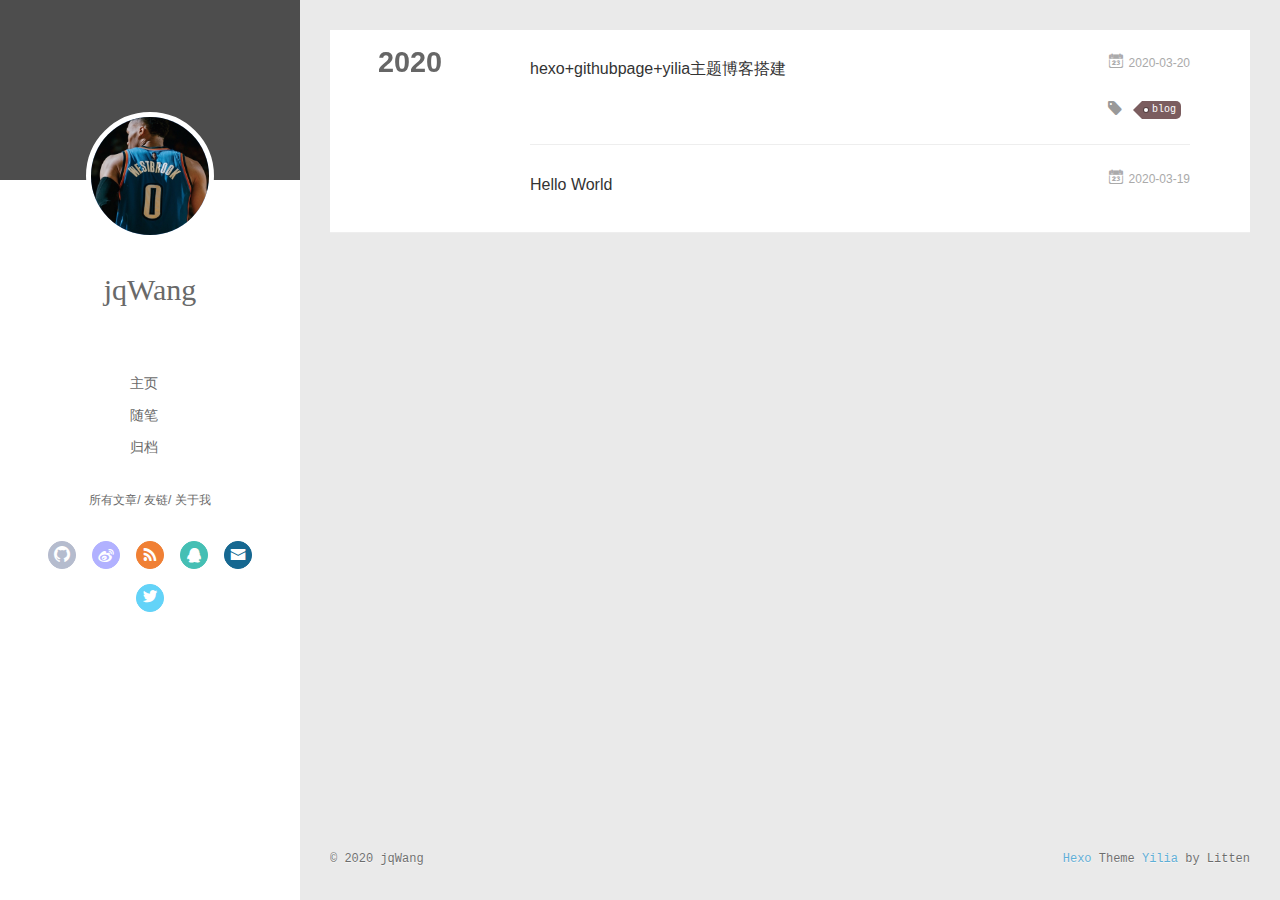
<file: archives/index.html>
<!DOCTYPE html>
<html>
<head>
  <meta charset="utf-8">
  
  <meta name="renderer" content="webkit">
  <meta http-equiv="X-UA-Compatible" content="IE=edge" >
  <link rel="dns-prefetch" href="http://yoursite.com">
  <title>Archives | Winglefall</title>
  <meta name="viewport" content="width=device-width, initial-scale=1, maximum-scale=1">
  <meta property="og:type" content="website">
<meta property="og:title" content="Winglefall">
<meta property="og:url" content="http://yoursite.com/archives/index.html">
<meta property="og:site_name" content="Winglefall">
<meta property="og:locale" content="en_US">
<meta property="article:author" content="jqWang">
<meta name="twitter:card" content="summary">
  
    <link rel="alternative" href="/atom.xml" title="Winglefall" type="application/atom+xml">
  
  
    <link rel="icon" href="/img/1234.png">
  
  <link rel="stylesheet" type="text/css" href="/./main.0cf68a.css">
  <style type="text/css">
  
    #container.show {
      background: linear-gradient(200deg,#ccc,#000);
    }
  </style>
  

  

<meta name="generator" content="Hexo 4.2.0"></head>

<body>
  <div id="container" q-class="show:isCtnShow">
    <canvas id="anm-canvas" class="anm-canvas"></canvas>
    <div class="left-col" q-class="show:isShow">
      
<div class="overlay" style="background: #4d4d4d"></div>
<div class="intrude-less">
	<header id="header" class="inner">
		<a href="/" class="profilepic">
			<img src="/img/123.png" class="js-avatar">
		</a>
		<hgroup>
		  <h1 class="header-author"><a href="/">jqWang</a></h1>
		</hgroup>
		

		<nav class="header-menu">
			<ul>
			
				<li><a href="/">主页</a></li>
	        
				<li><a href="/">随笔</a></li>
	        
				<li><a href="/">归档</a></li>
	        
			</ul>
		</nav>
		<nav class="header-smart-menu">
    		
    			
    			<a q-on="click: openSlider(e, 'innerArchive')" href="javascript:void(0)">所有文章</a>
    			
            
    			
    			<a q-on="click: openSlider(e, 'friends')" href="javascript:void(0)">友链</a>
    			
            
    			
    			<a q-on="click: openSlider(e, 'aboutme')" href="javascript:void(0)">关于我</a>
    			
            
		</nav>
		<nav class="header-nav">
			<div class="social">
				
					<a class="github" target="_blank" href="https://github.com/Thewindrisers" title="github"><i class="icon-github"></i></a>
		        
					<a class="weibo" target="_blank" href="https://www.weibo.com/u/6045707434" title="weibo"><i class="icon-weibo"></i></a>
		        
					<a class="rss" target="_blank" href="#" title="rss"><i class="icon-rss"></i></a>
		        
					<a class="qq" target="_blank" href="http://wpa.qq.com/msgrd?v=3&uin=2604068029&site=qq&menu=yes" title="qq"><i class="icon-qq"></i></a>
		        
					<a class="mail" target="_blank" href="mailto:jqwang0418@gmail.com" title="mail"><i class="icon-mail"></i></a>
		        
					<a class="twitter" target="_blank" href="https://twitter.com/winglefall" title="twitter"><i class="icon-twitter"></i></a>
		        
			</div>
		</nav>
                                  <nav class="header-nav">
    <div class="social">
        
            <a class="github" target="_blank" href="https://github.com/Thewindrisers" title="github"><i class="icon-github"></i></a>
        
            <a class="weibo" target="_blank" href="https://www.weibo.com/u/6045707434" title="weibo"><i class="icon-weibo"></i></a>
        
            <a class="rss" target="_blank" href="#" title="rss"><i class="icon-rss"></i></a>
        
            <a class="qq" target="_blank" href="http://wpa.qq.com/msgrd?v=3&uin=2604068029&site=qq&menu=yes" title="qq"><i class="icon-qq"></i></a>
        
            <a class="mail" target="_blank" href="mailto:jqwang0418@gmail.com" title="mail"><i class="icon-mail"></i></a>
        
            <a class="twitter" target="_blank" href="https://twitter.com/winglefall" title="twitter"><i class="icon-twitter"></i></a>
        
    </div>

    <!--音乐播放插件-->
    <div style="margin-top:30px;">
        <iframe frameborder="no" border="0" marginwidth="0" marginheight="0" width=330 height=86 src="//music.163.com/outchain/player?type=2&id=65766&auto=1&height=66"></iframe>
    </div>
</nav>
	</header>		
</div>

    </div>
    <div class="mid-col" q-class="show:isShow,hide:isShow|isFalse">
      
<nav id="mobile-nav">
  	<div class="overlay js-overlay" style="background: #4d4d4d"></div>
	<div class="btnctn js-mobile-btnctn">
  		<div class="slider-trigger list" q-on="click: openSlider(e)"><i class="icon icon-sort"></i></div>
	</div>
	<div class="intrude-less">
		<header id="header" class="inner">
			<div class="profilepic">
				<img src="/img/123.png" class="js-avatar">
			</div>
			<hgroup>
			  <h1 class="header-author js-header-author">jqWang</h1>
			</hgroup>
			
			
			
				
			
				
			
				
			
			
			
			<nav class="header-nav">
				<div class="social">
					
						<a class="github" target="_blank" href="https://github.com/Thewindrisers" title="github"><i class="icon-github"></i></a>
			        
						<a class="weibo" target="_blank" href="https://www.weibo.com/u/6045707434" title="weibo"><i class="icon-weibo"></i></a>
			        
						<a class="rss" target="_blank" href="#" title="rss"><i class="icon-rss"></i></a>
			        
						<a class="qq" target="_blank" href="http://wpa.qq.com/msgrd?v=3&uin=2604068029&site=qq&menu=yes" title="qq"><i class="icon-qq"></i></a>
			        
						<a class="mail" target="_blank" href="mailto:jqwang0418@gmail.com" title="mail"><i class="icon-mail"></i></a>
			        
						<a class="twitter" target="_blank" href="https://twitter.com/winglefall" title="twitter"><i class="icon-twitter"></i></a>
			        
				</div>
			</nav>

			<nav class="header-menu js-header-menu">
				<ul style="width: 70%">
				
				
					<li style="width: 33.333333333333336%"><a href="/">主页</a></li>
		        
					<li style="width: 33.333333333333336%"><a href="/">随笔</a></li>
		        
					<li style="width: 33.333333333333336%"><a href="/">归档</a></li>
		        
				</ul>
			</nav>
		</header>				
	</div>
	<div class="mobile-mask" style="display:none" q-show="isShow"></div>
</nav>

      <div id="wrapper" class="body-wrap">
        <div class="menu-l">
          <div class="canvas-wrap">
            <canvas data-colors="#eaeaea" data-sectionHeight="100" data-contentId="js-content" id="myCanvas1" class="anm-canvas"></canvas>
          </div>
          <div id="js-content" class="content-ll">
            
  
  
    
    
      
      
      <section class="archives-wrap">
        <div class="archive-year-wrap">
          <a href="/archives/2020" class="archive-year">2020</a>
        </div>
        <div class="archives">
    
    <article class="archive-article archive-type-post">
  <div class="archive-article-inner">
    <header class="archive-article-header">
      	<div class="article-meta">
	      	<a href="/2020/03/20/githubpage+hexo%E5%8D%9A%E5%AE%A2%E6%90%AD%E5%BB%BA/" class="archive-article-date">
  	<time datetime="2020-03-20T09:16:59.000Z" itemprop="datePublished"><i class="icon-calendar icon"></i>2020-03-20</time>
</a>
        </div>
    	 
  
    <h1 itemprop="name">
      <a class="archive-article-title" href="/2020/03/20/githubpage+hexo%E5%8D%9A%E5%AE%A2%E6%90%AD%E5%BB%BA/">hexo+githubpage+yilia主题博客搭建</a>
    </h1>
  

        <div class="article-info info-on-right">
          
	<div class="article-tag tagcloud">
		<i class="icon-price-tags icon"></i>
		<ul class="article-tag-list">
			 
        		<li class="article-tag-list-item">
        			<a href="javascript:void(0)" class="js-tag article-tag-list-link color5">blog</a>
        		</li>
      		
		</ul>
	</div>

          

        </div>
        <div class="clearfix"></div>
    </header>
  </div>
</article>
  
    
    
    <article class="archive-article archive-type-post">
  <div class="archive-article-inner">
    <header class="archive-article-header">
      	<div class="article-meta">
	      	<a href="/2020/03/19/hello-world/" class="archive-article-date">
  	<time datetime="2020-03-19T06:16:59.000Z" itemprop="datePublished"><i class="icon-calendar icon"></i>2020-03-19</time>
</a>
        </div>
    	 
  
    <h1 itemprop="name">
      <a class="archive-article-title" href="/2020/03/19/hello-world/">Hello World</a>
    </h1>
  

        <div class="article-info info-on-right">
          
          

        </div>
        <div class="clearfix"></div>
    </header>
  </div>
</article>
  
  
    </div></section>
  

    


          </div>
        </div>
      </div>
      <footer id="footer">
  <div class="outer">
    <div id="footer-info">
    	<div class="footer-left">
    		&copy; 2020 jqWang
    	</div>
      	<div class="footer-right">
      		<a href="http://hexo.io/" target="_blank">Hexo</a>  Theme <a href="https://github.com/litten/hexo-theme-yilia" target="_blank">Yilia</a> by Litten
      	</div>
    </div>
  </div>
</footer>
<!--页面点击小红心-->
<script type="text/javascript" src="/love.js"></script>
    </div>
    <script>
	var yiliaConfig = {
		mathjax: false,
		isHome: false,
		isPost: false,
		isArchive: true,
		isTag: false,
		isCategory: false,
		open_in_new: false,
		toc_hide_index: true,
		root: "/",
		innerArchive: true,
		showTags: false
	}
</script>

<script>!function(t){function n(e){if(r[e])return r[e].exports;var i=r[e]={exports:{},id:e,loaded:!1};return t[e].call(i.exports,i,i.exports,n),i.loaded=!0,i.exports}var r={};n.m=t,n.c=r,n.p="./",n(0)}([function(t,n,r){r(195),t.exports=r(191)},function(t,n,r){var e=r(3),i=r(52),o=r(27),u=r(28),c=r(53),f="prototype",a=function(t,n,r){var s,l,h,v,p=t&a.F,d=t&a.G,y=t&a.S,g=t&a.P,b=t&a.B,m=d?e:y?e[n]||(e[n]={}):(e[n]||{})[f],x=d?i:i[n]||(i[n]={}),w=x[f]||(x[f]={});d&&(r=n);for(s in r)l=!p&&m&&void 0!==m[s],h=(l?m:r)[s],v=b&&l?c(h,e):g&&"function"==typeof h?c(Function.call,h):h,m&&u(m,s,h,t&a.U),x[s]!=h&&o(x,s,v),g&&w[s]!=h&&(w[s]=h)};e.core=i,a.F=1,a.G=2,a.S=4,a.P=8,a.B=16,a.W=32,a.U=64,a.R=128,t.exports=a},function(t,n,r){var e=r(6);t.exports=function(t){if(!e(t))throw TypeError(t+" is not an object!");return t}},function(t,n){var r=t.exports="undefined"!=typeof window&&window.Math==Math?window:"undefined"!=typeof self&&self.Math==Math?self:Function("return this")();"number"==typeof __g&&(__g=r)},function(t,n){t.exports=function(t){try{return!!t()}catch(t){return!0}}},function(t,n){var r=t.exports="undefined"!=typeof window&&window.Math==Math?window:"undefined"!=typeof self&&self.Math==Math?self:Function("return this")();"number"==typeof __g&&(__g=r)},function(t,n){t.exports=function(t){return"object"==typeof t?null!==t:"function"==typeof t}},function(t,n,r){var e=r(126)("wks"),i=r(76),o=r(3).Symbol,u="function"==typeof o;(t.exports=function(t){return e[t]||(e[t]=u&&o[t]||(u?o:i)("Symbol."+t))}).store=e},function(t,n){var r={}.hasOwnProperty;t.exports=function(t,n){return r.call(t,n)}},function(t,n,r){var e=r(94),i=r(33);t.exports=function(t){return e(i(t))}},function(t,n,r){t.exports=!r(4)(function(){return 7!=Object.defineProperty({},"a",{get:function(){return 7}}).a})},function(t,n,r){var e=r(2),i=r(167),o=r(50),u=Object.defineProperty;n.f=r(10)?Object.defineProperty:function(t,n,r){if(e(t),n=o(n,!0),e(r),i)try{return u(t,n,r)}catch(t){}if("get"in r||"set"in r)throw TypeError("Accessors not supported!");return"value"in r&&(t[n]=r.value),t}},function(t,n,r){t.exports=!r(18)(function(){return 7!=Object.defineProperty({},"a",{get:function(){return 7}}).a})},function(t,n,r){var e=r(14),i=r(22);t.exports=r(12)?function(t,n,r){return e.f(t,n,i(1,r))}:function(t,n,r){return t[n]=r,t}},function(t,n,r){var e=r(20),i=r(58),o=r(42),u=Object.defineProperty;n.f=r(12)?Object.defineProperty:function(t,n,r){if(e(t),n=o(n,!0),e(r),i)try{return u(t,n,r)}catch(t){}if("get"in r||"set"in r)throw TypeError("Accessors not supported!");return"value"in r&&(t[n]=r.value),t}},function(t,n,r){var e=r(40)("wks"),i=r(23),o=r(5).Symbol,u="function"==typeof o;(t.exports=function(t){return e[t]||(e[t]=u&&o[t]||(u?o:i)("Symbol."+t))}).store=e},function(t,n,r){var e=r(67),i=Math.min;t.exports=function(t){return t>0?i(e(t),9007199254740991):0}},function(t,n,r){var e=r(46);t.exports=function(t){return Object(e(t))}},function(t,n){t.exports=function(t){try{return!!t()}catch(t){return!0}}},function(t,n,r){var e=r(63),i=r(34);t.exports=Object.keys||function(t){return e(t,i)}},function(t,n,r){var e=r(21);t.exports=function(t){if(!e(t))throw TypeError(t+" is not an object!");return t}},function(t,n){t.exports=function(t){return"object"==typeof t?null!==t:"function"==typeof t}},function(t,n){t.exports=function(t,n){return{enumerable:!(1&t),configurable:!(2&t),writable:!(4&t),value:n}}},function(t,n){var r=0,e=Math.random();t.exports=function(t){return"Symbol(".concat(void 0===t?"":t,")_",(++r+e).toString(36))}},function(t,n){var r={}.hasOwnProperty;t.exports=function(t,n){return r.call(t,n)}},function(t,n){var r=t.exports={version:"2.4.0"};"number"==typeof __e&&(__e=r)},function(t,n){t.exports=function(t){if("function"!=typeof t)throw TypeError(t+" is not a function!");return t}},function(t,n,r){var e=r(11),i=r(66);t.exports=r(10)?function(t,n,r){return e.f(t,n,i(1,r))}:function(t,n,r){return t[n]=r,t}},function(t,n,r){var e=r(3),i=r(27),o=r(24),u=r(76)("src"),c="toString",f=Function[c],a=(""+f).split(c);r(52).inspectSource=function(t){return f.call(t)},(t.exports=function(t,n,r,c){var f="function"==typeof r;f&&(o(r,"name")||i(r,"name",n)),t[n]!==r&&(f&&(o(r,u)||i(r,u,t[n]?""+t[n]:a.join(String(n)))),t===e?t[n]=r:c?t[n]?t[n]=r:i(t,n,r):(delete t[n],i(t,n,r)))})(Function.prototype,c,function(){return"function"==typeof this&&this[u]||f.call(this)})},function(t,n,r){var e=r(1),i=r(4),o=r(46),u=function(t,n,r,e){var i=String(o(t)),u="<"+n;return""!==r&&(u+=" "+r+'="'+String(e).replace(/"/g,"&quot;")+'"'),u+">"+i+"</"+n+">"};t.exports=function(t,n){var r={};r[t]=n(u),e(e.P+e.F*i(function(){var n=""[t]('"');return n!==n.toLowerCase()||n.split('"').length>3}),"String",r)}},function(t,n,r){var e=r(115),i=r(46);t.exports=function(t){return e(i(t))}},function(t,n,r){var e=r(116),i=r(66),o=r(30),u=r(50),c=r(24),f=r(167),a=Object.getOwnPropertyDescriptor;n.f=r(10)?a:function(t,n){if(t=o(t),n=u(n,!0),f)try{return a(t,n)}catch(t){}if(c(t,n))return i(!e.f.call(t,n),t[n])}},function(t,n,r){var e=r(24),i=r(17),o=r(145)("IE_PROTO"),u=Object.prototype;t.exports=Object.getPrototypeOf||function(t){return t=i(t),e(t,o)?t[o]:"function"==typeof t.constructor&&t instanceof t.constructor?t.constructor.prototype:t instanceof Object?u:null}},function(t,n){t.exports=function(t){if(void 0==t)throw TypeError("Can't call method on  "+t);return t}},function(t,n){t.exports="constructor,hasOwnProperty,isPrototypeOf,propertyIsEnumerable,toLocaleString,toString,valueOf".split(",")},function(t,n){t.exports={}},function(t,n){t.exports=!0},function(t,n){n.f={}.propertyIsEnumerable},function(t,n,r){var e=r(14).f,i=r(8),o=r(15)("toStringTag");t.exports=function(t,n,r){t&&!i(t=r?t:t.prototype,o)&&e(t,o,{configurable:!0,value:n})}},function(t,n,r){var e=r(40)("keys"),i=r(23);t.exports=function(t){return e[t]||(e[t]=i(t))}},function(t,n,r){var e=r(5),i="__core-js_shared__",o=e[i]||(e[i]={});t.exports=function(t){return o[t]||(o[t]={})}},function(t,n){var r=Math.ceil,e=Math.floor;t.exports=function(t){return isNaN(t=+t)?0:(t>0?e:r)(t)}},function(t,n,r){var e=r(21);t.exports=function(t,n){if(!e(t))return t;var r,i;if(n&&"function"==typeof(r=t.toString)&&!e(i=r.call(t)))return i;if("function"==typeof(r=t.valueOf)&&!e(i=r.call(t)))return i;if(!n&&"function"==typeof(r=t.toString)&&!e(i=r.call(t)))return i;throw TypeError("Can't convert object to primitive value")}},function(t,n,r){var e=r(5),i=r(25),o=r(36),u=r(44),c=r(14).f;t.exports=function(t){var n=i.Symbol||(i.Symbol=o?{}:e.Symbol||{});"_"==t.charAt(0)||t in n||c(n,t,{value:u.f(t)})}},function(t,n,r){n.f=r(15)},function(t,n){var r={}.toString;t.exports=function(t){return r.call(t).slice(8,-1)}},function(t,n){t.exports=function(t){if(void 0==t)throw TypeError("Can't call method on  "+t);return t}},function(t,n,r){var e=r(4);t.exports=function(t,n){return!!t&&e(function(){n?t.call(null,function(){},1):t.call(null)})}},function(t,n,r){var e=r(53),i=r(115),o=r(17),u=r(16),c=r(203);t.exports=function(t,n){var r=1==t,f=2==t,a=3==t,s=4==t,l=6==t,h=5==t||l,v=n||c;return function(n,c,p){for(var d,y,g=o(n),b=i(g),m=e(c,p,3),x=u(b.length),w=0,S=r?v(n,x):f?v(n,0):void 0;x>w;w++)if((h||w in b)&&(d=b[w],y=m(d,w,g),t))if(r)S[w]=y;else if(y)switch(t){case 3:return!0;case 5:return d;case 6:return w;case 2:S.push(d)}else if(s)return!1;return l?-1:a||s?s:S}}},function(t,n,r){var e=r(1),i=r(52),o=r(4);t.exports=function(t,n){var r=(i.Object||{})[t]||Object[t],u={};u[t]=n(r),e(e.S+e.F*o(function(){r(1)}),"Object",u)}},function(t,n,r){var e=r(6);t.exports=function(t,n){if(!e(t))return t;var r,i;if(n&&"function"==typeof(r=t.toString)&&!e(i=r.call(t)))return i;if("function"==typeof(r=t.valueOf)&&!e(i=r.call(t)))return i;if(!n&&"function"==typeof(r=t.toString)&&!e(i=r.call(t)))return i;throw TypeError("Can't convert object to primitive value")}},function(t,n,r){var e=r(5),i=r(25),o=r(91),u=r(13),c="prototype",f=function(t,n,r){var a,s,l,h=t&f.F,v=t&f.G,p=t&f.S,d=t&f.P,y=t&f.B,g=t&f.W,b=v?i:i[n]||(i[n]={}),m=b[c],x=v?e:p?e[n]:(e[n]||{})[c];v&&(r=n);for(a in r)(s=!h&&x&&void 0!==x[a])&&a in b||(l=s?x[a]:r[a],b[a]=v&&"function"!=typeof x[a]?r[a]:y&&s?o(l,e):g&&x[a]==l?function(t){var n=function(n,r,e){if(this instanceof t){switch(arguments.length){case 0:return new t;case 1:return new t(n);case 2:return new t(n,r)}return new t(n,r,e)}return t.apply(this,arguments)};return n[c]=t[c],n}(l):d&&"function"==typeof l?o(Function.call,l):l,d&&((b.virtual||(b.virtual={}))[a]=l,t&f.R&&m&&!m[a]&&u(m,a,l)))};f.F=1,f.G=2,f.S=4,f.P=8,f.B=16,f.W=32,f.U=64,f.R=128,t.exports=f},function(t,n){var r=t.exports={version:"2.4.0"};"number"==typeof __e&&(__e=r)},function(t,n,r){var e=r(26);t.exports=function(t,n,r){if(e(t),void 0===n)return t;switch(r){case 1:return function(r){return t.call(n,r)};case 2:return function(r,e){return t.call(n,r,e)};case 3:return function(r,e,i){return t.call(n,r,e,i)}}return function(){return t.apply(n,arguments)}}},function(t,n,r){var e=r(183),i=r(1),o=r(126)("metadata"),u=o.store||(o.store=new(r(186))),c=function(t,n,r){var i=u.get(t);if(!i){if(!r)return;u.set(t,i=new e)}var o=i.get(n);if(!o){if(!r)return;i.set(n,o=new e)}return o},f=function(t,n,r){var e=c(n,r,!1);return void 0!==e&&e.has(t)},a=function(t,n,r){var e=c(n,r,!1);return void 0===e?void 0:e.get(t)},s=function(t,n,r,e){c(r,e,!0).set(t,n)},l=function(t,n){var r=c(t,n,!1),e=[];return r&&r.forEach(function(t,n){e.push(n)}),e},h=function(t){return void 0===t||"symbol"==typeof t?t:String(t)},v=function(t){i(i.S,"Reflect",t)};t.exports={store:u,map:c,has:f,get:a,set:s,keys:l,key:h,exp:v}},function(t,n,r){"use strict";if(r(10)){var e=r(69),i=r(3),o=r(4),u=r(1),c=r(127),f=r(152),a=r(53),s=r(68),l=r(66),h=r(27),v=r(73),p=r(67),d=r(16),y=r(75),g=r(50),b=r(24),m=r(180),x=r(114),w=r(6),S=r(17),_=r(137),O=r(70),E=r(32),P=r(71).f,j=r(154),F=r(76),M=r(7),A=r(48),N=r(117),T=r(146),I=r(155),k=r(80),L=r(123),R=r(74),C=r(130),D=r(160),U=r(11),W=r(31),G=U.f,B=W.f,V=i.RangeError,z=i.TypeError,q=i.Uint8Array,K="ArrayBuffer",J="Shared"+K,Y="BYTES_PER_ELEMENT",H="prototype",$=Array[H],X=f.ArrayBuffer,Q=f.DataView,Z=A(0),tt=A(2),nt=A(3),rt=A(4),et=A(5),it=A(6),ot=N(!0),ut=N(!1),ct=I.values,ft=I.keys,at=I.entries,st=$.lastIndexOf,lt=$.reduce,ht=$.reduceRight,vt=$.join,pt=$.sort,dt=$.slice,yt=$.toString,gt=$.toLocaleString,bt=M("iterator"),mt=M("toStringTag"),xt=F("typed_constructor"),wt=F("def_constructor"),St=c.CONSTR,_t=c.TYPED,Ot=c.VIEW,Et="Wrong length!",Pt=A(1,function(t,n){return Tt(T(t,t[wt]),n)}),jt=o(function(){return 1===new q(new Uint16Array([1]).buffer)[0]}),Ft=!!q&&!!q[H].set&&o(function(){new q(1).set({})}),Mt=function(t,n){if(void 0===t)throw z(Et);var r=+t,e=d(t);if(n&&!m(r,e))throw V(Et);return e},At=function(t,n){var r=p(t);if(r<0||r%n)throw V("Wrong offset!");return r},Nt=function(t){if(w(t)&&_t in t)return t;throw z(t+" is not a typed array!")},Tt=function(t,n){if(!(w(t)&&xt in t))throw z("It is not a typed array constructor!");return new t(n)},It=function(t,n){return kt(T(t,t[wt]),n)},kt=function(t,n){for(var r=0,e=n.length,i=Tt(t,e);e>r;)i[r]=n[r++];return i},Lt=function(t,n,r){G(t,n,{get:function(){return this._d[r]}})},Rt=function(t){var n,r,e,i,o,u,c=S(t),f=arguments.length,s=f>1?arguments[1]:void 0,l=void 0!==s,h=j(c);if(void 0!=h&&!_(h)){for(u=h.call(c),e=[],n=0;!(o=u.next()).done;n++)e.push(o.value);c=e}for(l&&f>2&&(s=a(s,arguments[2],2)),n=0,r=d(c.length),i=Tt(this,r);r>n;n++)i[n]=l?s(c[n],n):c[n];return i},Ct=function(){for(var t=0,n=arguments.length,r=Tt(this,n);n>t;)r[t]=arguments[t++];return r},Dt=!!q&&o(function(){gt.call(new q(1))}),Ut=function(){return gt.apply(Dt?dt.call(Nt(this)):Nt(this),arguments)},Wt={copyWithin:function(t,n){return D.call(Nt(this),t,n,arguments.length>2?arguments[2]:void 0)},every:function(t){return rt(Nt(this),t,arguments.length>1?arguments[1]:void 0)},fill:function(t){return C.apply(Nt(this),arguments)},filter:function(t){return It(this,tt(Nt(this),t,arguments.length>1?arguments[1]:void 0))},find:function(t){return et(Nt(this),t,arguments.length>1?arguments[1]:void 0)},findIndex:function(t){return it(Nt(this),t,arguments.length>1?arguments[1]:void 0)},forEach:function(t){Z(Nt(this),t,arguments.length>1?arguments[1]:void 0)},indexOf:function(t){return ut(Nt(this),t,arguments.length>1?arguments[1]:void 0)},includes:function(t){return ot(Nt(this),t,arguments.length>1?arguments[1]:void 0)},join:function(t){return vt.apply(Nt(this),arguments)},lastIndexOf:function(t){return st.apply(Nt(this),arguments)},map:function(t){return Pt(Nt(this),t,arguments.length>1?arguments[1]:void 0)},reduce:function(t){return lt.apply(Nt(this),arguments)},reduceRight:function(t){return ht.apply(Nt(this),arguments)},reverse:function(){for(var t,n=this,r=Nt(n).length,e=Math.floor(r/2),i=0;i<e;)t=n[i],n[i++]=n[--r],n[r]=t;return n},some:function(t){return nt(Nt(this),t,arguments.length>1?arguments[1]:void 0)},sort:function(t){return pt.call(Nt(this),t)},subarray:function(t,n){var r=Nt(this),e=r.length,i=y(t,e);return new(T(r,r[wt]))(r.buffer,r.byteOffset+i*r.BYTES_PER_ELEMENT,d((void 0===n?e:y(n,e))-i))}},Gt=function(t,n){return It(this,dt.call(Nt(this),t,n))},Bt=function(t){Nt(this);var n=At(arguments[1],1),r=this.length,e=S(t),i=d(e.length),o=0;if(i+n>r)throw V(Et);for(;o<i;)this[n+o]=e[o++]},Vt={entries:function(){return at.call(Nt(this))},keys:function(){return ft.call(Nt(this))},values:function(){return ct.call(Nt(this))}},zt=function(t,n){return w(t)&&t[_t]&&"symbol"!=typeof n&&n in t&&String(+n)==String(n)},qt=function(t,n){return zt(t,n=g(n,!0))?l(2,t[n]):B(t,n)},Kt=function(t,n,r){return!(zt(t,n=g(n,!0))&&w(r)&&b(r,"value"))||b(r,"get")||b(r,"set")||r.configurable||b(r,"writable")&&!r.writable||b(r,"enumerable")&&!r.enumerable?G(t,n,r):(t[n]=r.value,t)};St||(W.f=qt,U.f=Kt),u(u.S+u.F*!St,"Object",{getOwnPropertyDescriptor:qt,defineProperty:Kt}),o(function(){yt.call({})})&&(yt=gt=function(){return vt.call(this)});var Jt=v({},Wt);v(Jt,Vt),h(Jt,bt,Vt.values),v(Jt,{slice:Gt,set:Bt,constructor:function(){},toString:yt,toLocaleString:Ut}),Lt(Jt,"buffer","b"),Lt(Jt,"byteOffset","o"),Lt(Jt,"byteLength","l"),Lt(Jt,"length","e"),G(Jt,mt,{get:function(){return this[_t]}}),t.exports=function(t,n,r,f){f=!!f;var a=t+(f?"Clamped":"")+"Array",l="Uint8Array"!=a,v="get"+t,p="set"+t,y=i[a],g=y||{},b=y&&E(y),m=!y||!c.ABV,S={},_=y&&y[H],j=function(t,r){var e=t._d;return e.v[v](r*n+e.o,jt)},F=function(t,r,e){var i=t._d;f&&(e=(e=Math.round(e))<0?0:e>255?255:255&e),i.v[p](r*n+i.o,e,jt)},M=function(t,n){G(t,n,{get:function(){return j(this,n)},set:function(t){return F(this,n,t)},enumerable:!0})};m?(y=r(function(t,r,e,i){s(t,y,a,"_d");var o,u,c,f,l=0,v=0;if(w(r)){if(!(r instanceof X||(f=x(r))==K||f==J))return _t in r?kt(y,r):Rt.call(y,r);o=r,v=At(e,n);var p=r.byteLength;if(void 0===i){if(p%n)throw V(Et);if((u=p-v)<0)throw V(Et)}else if((u=d(i)*n)+v>p)throw V(Et);c=u/n}else c=Mt(r,!0),u=c*n,o=new X(u);for(h(t,"_d",{b:o,o:v,l:u,e:c,v:new Q(o)});l<c;)M(t,l++)}),_=y[H]=O(Jt),h(_,"constructor",y)):L(function(t){new y(null),new y(t)},!0)||(y=r(function(t,r,e,i){s(t,y,a);var o;return w(r)?r instanceof X||(o=x(r))==K||o==J?void 0!==i?new g(r,At(e,n),i):void 0!==e?new g(r,At(e,n)):new g(r):_t in r?kt(y,r):Rt.call(y,r):new g(Mt(r,l))}),Z(b!==Function.prototype?P(g).concat(P(b)):P(g),function(t){t in y||h(y,t,g[t])}),y[H]=_,e||(_.constructor=y));var A=_[bt],N=!!A&&("values"==A.name||void 0==A.name),T=Vt.values;h(y,xt,!0),h(_,_t,a),h(_,Ot,!0),h(_,wt,y),(f?new y(1)[mt]==a:mt in _)||G(_,mt,{get:function(){return a}}),S[a]=y,u(u.G+u.W+u.F*(y!=g),S),u(u.S,a,{BYTES_PER_ELEMENT:n,from:Rt,of:Ct}),Y in _||h(_,Y,n),u(u.P,a,Wt),R(a),u(u.P+u.F*Ft,a,{set:Bt}),u(u.P+u.F*!N,a,Vt),u(u.P+u.F*(_.toString!=yt),a,{toString:yt}),u(u.P+u.F*o(function(){new y(1).slice()}),a,{slice:Gt}),u(u.P+u.F*(o(function(){return[1,2].toLocaleString()!=new y([1,2]).toLocaleString()})||!o(function(){_.toLocaleString.call([1,2])})),a,{toLocaleString:Ut}),k[a]=N?A:T,e||N||h(_,bt,T)}}else t.exports=function(){}},function(t,n){var r={}.toString;t.exports=function(t){return r.call(t).slice(8,-1)}},function(t,n,r){var e=r(21),i=r(5).document,o=e(i)&&e(i.createElement);t.exports=function(t){return o?i.createElement(t):{}}},function(t,n,r){t.exports=!r(12)&&!r(18)(function(){return 7!=Object.defineProperty(r(57)("div"),"a",{get:function(){return 7}}).a})},function(t,n,r){"use strict";var e=r(36),i=r(51),o=r(64),u=r(13),c=r(8),f=r(35),a=r(96),s=r(38),l=r(103),h=r(15)("iterator"),v=!([].keys&&"next"in[].keys()),p="keys",d="values",y=function(){return this};t.exports=function(t,n,r,g,b,m,x){a(r,n,g);var w,S,_,O=function(t){if(!v&&t in F)return F[t];switch(t){case p:case d:return function(){return new r(this,t)}}return function(){return new r(this,t)}},E=n+" Iterator",P=b==d,j=!1,F=t.prototype,M=F[h]||F["@@iterator"]||b&&F[b],A=M||O(b),N=b?P?O("entries"):A:void 0,T="Array"==n?F.entries||M:M;if(T&&(_=l(T.call(new t)))!==Object.prototype&&(s(_,E,!0),e||c(_,h)||u(_,h,y)),P&&M&&M.name!==d&&(j=!0,A=function(){return M.call(this)}),e&&!x||!v&&!j&&F[h]||u(F,h,A),f[n]=A,f[E]=y,b)if(w={values:P?A:O(d),keys:m?A:O(p),entries:N},x)for(S in w)S in F||o(F,S,w[S]);else i(i.P+i.F*(v||j),n,w);return w}},function(t,n,r){var e=r(20),i=r(100),o=r(34),u=r(39)("IE_PROTO"),c=function(){},f="prototype",a=function(){var t,n=r(57)("iframe"),e=o.length;for(n.style.display="none",r(93).appendChild(n),n.src="javascript:",t=n.contentWindow.document,t.open(),t.write("<script>document.F=Object<\/script>"),t.close(),a=t.F;e--;)delete a[f][o[e]];return a()};t.exports=Object.create||function(t,n){var r;return null!==t?(c[f]=e(t),r=new c,c[f]=null,r[u]=t):r=a(),void 0===n?r:i(r,n)}},function(t,n,r){var e=r(63),i=r(34).concat("length","prototype");n.f=Object.getOwnPropertyNames||function(t){return e(t,i)}},function(t,n){n.f=Object.getOwnPropertySymbols},function(t,n,r){var e=r(8),i=r(9),o=r(90)(!1),u=r(39)("IE_PROTO");t.exports=function(t,n){var r,c=i(t),f=0,a=[];for(r in c)r!=u&&e(c,r)&&a.push(r);for(;n.length>f;)e(c,r=n[f++])&&(~o(a,r)||a.push(r));return a}},function(t,n,r){t.exports=r(13)},function(t,n,r){var e=r(76)("meta"),i=r(6),o=r(24),u=r(11).f,c=0,f=Object.isExtensible||function(){return!0},a=!r(4)(function(){return f(Object.preventExtensions({}))}),s=function(t){u(t,e,{value:{i:"O"+ ++c,w:{}}})},l=function(t,n){if(!i(t))return"symbol"==typeof t?t:("string"==typeof t?"S":"P")+t;if(!o(t,e)){if(!f(t))return"F";if(!n)return"E";s(t)}return t[e].i},h=function(t,n){if(!o(t,e)){if(!f(t))return!0;if(!n)return!1;s(t)}return t[e].w},v=function(t){return a&&p.NEED&&f(t)&&!o(t,e)&&s(t),t},p=t.exports={KEY:e,NEED:!1,fastKey:l,getWeak:h,onFreeze:v}},function(t,n){t.exports=function(t,n){return{enumerable:!(1&t),configurable:!(2&t),writable:!(4&t),value:n}}},function(t,n){var r=Math.ceil,e=Math.floor;t.exports=function(t){return isNaN(t=+t)?0:(t>0?e:r)(t)}},function(t,n){t.exports=function(t,n,r,e){if(!(t instanceof n)||void 0!==e&&e in t)throw TypeError(r+": incorrect invocation!");return t}},function(t,n){t.exports=!1},function(t,n,r){var e=r(2),i=r(173),o=r(133),u=r(145)("IE_PROTO"),c=function(){},f="prototype",a=function(){var t,n=r(132)("iframe"),e=o.length;for(n.style.display="none",r(135).appendChild(n),n.src="javascript:",t=n.contentWindow.document,t.open(),t.write("<script>document.F=Object<\/script>"),t.close(),a=t.F;e--;)delete a[f][o[e]];return a()};t.exports=Object.create||function(t,n){var r;return null!==t?(c[f]=e(t),r=new c,c[f]=null,r[u]=t):r=a(),void 0===n?r:i(r,n)}},function(t,n,r){var e=r(175),i=r(133).concat("length","prototype");n.f=Object.getOwnPropertyNames||function(t){return e(t,i)}},function(t,n,r){var e=r(175),i=r(133);t.exports=Object.keys||function(t){return e(t,i)}},function(t,n,r){var e=r(28);t.exports=function(t,n,r){for(var i in n)e(t,i,n[i],r);return t}},function(t,n,r){"use strict";var e=r(3),i=r(11),o=r(10),u=r(7)("species");t.exports=function(t){var n=e[t];o&&n&&!n[u]&&i.f(n,u,{configurable:!0,get:function(){return this}})}},function(t,n,r){var e=r(67),i=Math.max,o=Math.min;t.exports=function(t,n){return t=e(t),t<0?i(t+n,0):o(t,n)}},function(t,n){var r=0,e=Math.random();t.exports=function(t){return"Symbol(".concat(void 0===t?"":t,")_",(++r+e).toString(36))}},function(t,n,r){var e=r(33);t.exports=function(t){return Object(e(t))}},function(t,n,r){var e=r(7)("unscopables"),i=Array.prototype;void 0==i[e]&&r(27)(i,e,{}),t.exports=function(t){i[e][t]=!0}},function(t,n,r){var e=r(53),i=r(169),o=r(137),u=r(2),c=r(16),f=r(154),a={},s={},n=t.exports=function(t,n,r,l,h){var v,p,d,y,g=h?function(){return t}:f(t),b=e(r,l,n?2:1),m=0;if("function"!=typeof g)throw TypeError(t+" is not iterable!");if(o(g)){for(v=c(t.length);v>m;m++)if((y=n?b(u(p=t[m])[0],p[1]):b(t[m]))===a||y===s)return y}else for(d=g.call(t);!(p=d.next()).done;)if((y=i(d,b,p.value,n))===a||y===s)return y};n.BREAK=a,n.RETURN=s},function(t,n){t.exports={}},function(t,n,r){var e=r(11).f,i=r(24),o=r(7)("toStringTag");t.exports=function(t,n,r){t&&!i(t=r?t:t.prototype,o)&&e(t,o,{configurable:!0,value:n})}},function(t,n,r){var e=r(1),i=r(46),o=r(4),u=r(150),c="["+u+"]",f="​",a=RegExp("^"+c+c+"*"),s=RegExp(c+c+"*$"),l=function(t,n,r){var i={},c=o(function(){return!!u[t]()||f[t]()!=f}),a=i[t]=c?n(h):u[t];r&&(i[r]=a),e(e.P+e.F*c,"String",i)},h=l.trim=function(t,n){return t=String(i(t)),1&n&&(t=t.replace(a,"")),2&n&&(t=t.replace(s,"")),t};t.exports=l},function(t,n,r){t.exports={default:r(86),__esModule:!0}},function(t,n,r){t.exports={default:r(87),__esModule:!0}},function(t,n,r){"use strict";function e(t){return t&&t.__esModule?t:{default:t}}n.__esModule=!0;var i=r(84),o=e(i),u=r(83),c=e(u),f="function"==typeof c.default&&"symbol"==typeof o.default?function(t){return typeof t}:function(t){return t&&"function"==typeof c.default&&t.constructor===c.default&&t!==c.default.prototype?"symbol":typeof t};n.default="function"==typeof c.default&&"symbol"===f(o.default)?function(t){return void 0===t?"undefined":f(t)}:function(t){return t&&"function"==typeof c.default&&t.constructor===c.default&&t!==c.default.prototype?"symbol":void 0===t?"undefined":f(t)}},function(t,n,r){r(110),r(108),r(111),r(112),t.exports=r(25).Symbol},function(t,n,r){r(109),r(113),t.exports=r(44).f("iterator")},function(t,n){t.exports=function(t){if("function"!=typeof t)throw TypeError(t+" is not a function!");return t}},function(t,n){t.exports=function(){}},function(t,n,r){var e=r(9),i=r(106),o=r(105);t.exports=function(t){return function(n,r,u){var c,f=e(n),a=i(f.length),s=o(u,a);if(t&&r!=r){for(;a>s;)if((c=f[s++])!=c)return!0}else for(;a>s;s++)if((t||s in f)&&f[s]===r)return t||s||0;return!t&&-1}}},function(t,n,r){var e=r(88);t.exports=function(t,n,r){if(e(t),void 0===n)return t;switch(r){case 1:return function(r){return t.call(n,r)};case 2:return function(r,e){return t.call(n,r,e)};case 3:return function(r,e,i){return t.call(n,r,e,i)}}return function(){return t.apply(n,arguments)}}},function(t,n,r){var e=r(19),i=r(62),o=r(37);t.exports=function(t){var n=e(t),r=i.f;if(r)for(var u,c=r(t),f=o.f,a=0;c.length>a;)f.call(t,u=c[a++])&&n.push(u);return n}},function(t,n,r){t.exports=r(5).document&&document.documentElement},function(t,n,r){var e=r(56);t.exports=Object("z").propertyIsEnumerable(0)?Object:function(t){return"String"==e(t)?t.split(""):Object(t)}},function(t,n,r){var e=r(56);t.exports=Array.isArray||function(t){return"Array"==e(t)}},function(t,n,r){"use strict";var e=r(60),i=r(22),o=r(38),u={};r(13)(u,r(15)("iterator"),function(){return this}),t.exports=function(t,n,r){t.prototype=e(u,{next:i(1,r)}),o(t,n+" Iterator")}},function(t,n){t.exports=function(t,n){return{value:n,done:!!t}}},function(t,n,r){var e=r(19),i=r(9);t.exports=function(t,n){for(var r,o=i(t),u=e(o),c=u.length,f=0;c>f;)if(o[r=u[f++]]===n)return r}},function(t,n,r){var e=r(23)("meta"),i=r(21),o=r(8),u=r(14).f,c=0,f=Object.isExtensible||function(){return!0},a=!r(18)(function(){return f(Object.preventExtensions({}))}),s=function(t){u(t,e,{value:{i:"O"+ ++c,w:{}}})},l=function(t,n){if(!i(t))return"symbol"==typeof t?t:("string"==typeof t?"S":"P")+t;if(!o(t,e)){if(!f(t))return"F";if(!n)return"E";s(t)}return t[e].i},h=function(t,n){if(!o(t,e)){if(!f(t))return!0;if(!n)return!1;s(t)}return t[e].w},v=function(t){return a&&p.NEED&&f(t)&&!o(t,e)&&s(t),t},p=t.exports={KEY:e,NEED:!1,fastKey:l,getWeak:h,onFreeze:v}},function(t,n,r){var e=r(14),i=r(20),o=r(19);t.exports=r(12)?Object.defineProperties:function(t,n){i(t);for(var r,u=o(n),c=u.length,f=0;c>f;)e.f(t,r=u[f++],n[r]);return t}},function(t,n,r){var e=r(37),i=r(22),o=r(9),u=r(42),c=r(8),f=r(58),a=Object.getOwnPropertyDescriptor;n.f=r(12)?a:function(t,n){if(t=o(t),n=u(n,!0),f)try{return a(t,n)}catch(t){}if(c(t,n))return i(!e.f.call(t,n),t[n])}},function(t,n,r){var e=r(9),i=r(61).f,o={}.toString,u="object"==typeof window&&window&&Object.getOwnPropertyNames?Object.getOwnPropertyNames(window):[],c=function(t){try{return i(t)}catch(t){return u.slice()}};t.exports.f=function(t){return u&&"[object Window]"==o.call(t)?c(t):i(e(t))}},function(t,n,r){var e=r(8),i=r(77),o=r(39)("IE_PROTO"),u=Object.prototype;t.exports=Object.getPrototypeOf||function(t){return t=i(t),e(t,o)?t[o]:"function"==typeof t.constructor&&t instanceof t.constructor?t.constructor.prototype:t instanceof Object?u:null}},function(t,n,r){var e=r(41),i=r(33);t.exports=function(t){return function(n,r){var o,u,c=String(i(n)),f=e(r),a=c.length;return f<0||f>=a?t?"":void 0:(o=c.charCodeAt(f),o<55296||o>56319||f+1===a||(u=c.charCodeAt(f+1))<56320||u>57343?t?c.charAt(f):o:t?c.slice(f,f+2):u-56320+(o-55296<<10)+65536)}}},function(t,n,r){var e=r(41),i=Math.max,o=Math.min;t.exports=function(t,n){return t=e(t),t<0?i(t+n,0):o(t,n)}},function(t,n,r){var e=r(41),i=Math.min;t.exports=function(t){return t>0?i(e(t),9007199254740991):0}},function(t,n,r){"use strict";var e=r(89),i=r(97),o=r(35),u=r(9);t.exports=r(59)(Array,"Array",function(t,n){this._t=u(t),this._i=0,this._k=n},function(){var t=this._t,n=this._k,r=this._i++;return!t||r>=t.length?(this._t=void 0,i(1)):"keys"==n?i(0,r):"values"==n?i(0,t[r]):i(0,[r,t[r]])},"values"),o.Arguments=o.Array,e("keys"),e("values"),e("entries")},function(t,n){},function(t,n,r){"use strict";var e=r(104)(!0);r(59)(String,"String",function(t){this._t=String(t),this._i=0},function(){var t,n=this._t,r=this._i;return r>=n.length?{value:void 0,done:!0}:(t=e(n,r),this._i+=t.length,{value:t,done:!1})})},function(t,n,r){"use strict";var e=r(5),i=r(8),o=r(12),u=r(51),c=r(64),f=r(99).KEY,a=r(18),s=r(40),l=r(38),h=r(23),v=r(15),p=r(44),d=r(43),y=r(98),g=r(92),b=r(95),m=r(20),x=r(9),w=r(42),S=r(22),_=r(60),O=r(102),E=r(101),P=r(14),j=r(19),F=E.f,M=P.f,A=O.f,N=e.Symbol,T=e.JSON,I=T&&T.stringify,k="prototype",L=v("_hidden"),R=v("toPrimitive"),C={}.propertyIsEnumerable,D=s("symbol-registry"),U=s("symbols"),W=s("op-symbols"),G=Object[k],B="function"==typeof N,V=e.QObject,z=!V||!V[k]||!V[k].findChild,q=o&&a(function(){return 7!=_(M({},"a",{get:function(){return M(this,"a",{value:7}).a}})).a})?function(t,n,r){var e=F(G,n);e&&delete G[n],M(t,n,r),e&&t!==G&&M(G,n,e)}:M,K=function(t){var n=U[t]=_(N[k]);return n._k=t,n},J=B&&"symbol"==typeof N.iterator?function(t){return"symbol"==typeof t}:function(t){return t instanceof N},Y=function(t,n,r){return t===G&&Y(W,n,r),m(t),n=w(n,!0),m(r),i(U,n)?(r.enumerable?(i(t,L)&&t[L][n]&&(t[L][n]=!1),r=_(r,{enumerable:S(0,!1)})):(i(t,L)||M(t,L,S(1,{})),t[L][n]=!0),q(t,n,r)):M(t,n,r)},H=function(t,n){m(t);for(var r,e=g(n=x(n)),i=0,o=e.length;o>i;)Y(t,r=e[i++],n[r]);return t},$=function(t,n){return void 0===n?_(t):H(_(t),n)},X=function(t){var n=C.call(this,t=w(t,!0));return!(this===G&&i(U,t)&&!i(W,t))&&(!(n||!i(this,t)||!i(U,t)||i(this,L)&&this[L][t])||n)},Q=function(t,n){if(t=x(t),n=w(n,!0),t!==G||!i(U,n)||i(W,n)){var r=F(t,n);return!r||!i(U,n)||i(t,L)&&t[L][n]||(r.enumerable=!0),r}},Z=function(t){for(var n,r=A(x(t)),e=[],o=0;r.length>o;)i(U,n=r[o++])||n==L||n==f||e.push(n);return e},tt=function(t){for(var n,r=t===G,e=A(r?W:x(t)),o=[],u=0;e.length>u;)!i(U,n=e[u++])||r&&!i(G,n)||o.push(U[n]);return o};B||(N=function(){if(this instanceof N)throw TypeError("Symbol is not a constructor!");var t=h(arguments.length>0?arguments[0]:void 0),n=function(r){this===G&&n.call(W,r),i(this,L)&&i(this[L],t)&&(this[L][t]=!1),q(this,t,S(1,r))};return o&&z&&q(G,t,{configurable:!0,set:n}),K(t)},c(N[k],"toString",function(){return this._k}),E.f=Q,P.f=Y,r(61).f=O.f=Z,r(37).f=X,r(62).f=tt,o&&!r(36)&&c(G,"propertyIsEnumerable",X,!0),p.f=function(t){return K(v(t))}),u(u.G+u.W+u.F*!B,{Symbol:N});for(var nt="hasInstance,isConcatSpreadable,iterator,match,replace,search,species,split,toPrimitive,toStringTag,unscopables".split(","),rt=0;nt.length>rt;)v(nt[rt++]);for(var nt=j(v.store),rt=0;nt.length>rt;)d(nt[rt++]);u(u.S+u.F*!B,"Symbol",{for:function(t){return i(D,t+="")?D[t]:D[t]=N(t)},keyFor:function(t){if(J(t))return y(D,t);throw TypeError(t+" is not a symbol!")},useSetter:function(){z=!0},useSimple:function(){z=!1}}),u(u.S+u.F*!B,"Object",{create:$,defineProperty:Y,defineProperties:H,getOwnPropertyDescriptor:Q,getOwnPropertyNames:Z,getOwnPropertySymbols:tt}),T&&u(u.S+u.F*(!B||a(function(){var t=N();return"[null]"!=I([t])||"{}"!=I({a:t})||"{}"!=I(Object(t))})),"JSON",{stringify:function(t){if(void 0!==t&&!J(t)){for(var n,r,e=[t],i=1;arguments.length>i;)e.push(arguments[i++]);return n=e[1],"function"==typeof n&&(r=n),!r&&b(n)||(n=function(t,n){if(r&&(n=r.call(this,t,n)),!J(n))return n}),e[1]=n,I.apply(T,e)}}}),N[k][R]||r(13)(N[k],R,N[k].valueOf),l(N,"Symbol"),l(Math,"Math",!0),l(e.JSON,"JSON",!0)},function(t,n,r){r(43)("asyncIterator")},function(t,n,r){r(43)("observable")},function(t,n,r){r(107);for(var e=r(5),i=r(13),o=r(35),u=r(15)("toStringTag"),c=["NodeList","DOMTokenList","MediaList","StyleSheetList","CSSRuleList"],f=0;f<5;f++){var a=c[f],s=e[a],l=s&&s.prototype;l&&!l[u]&&i(l,u,a),o[a]=o.Array}},function(t,n,r){var e=r(45),i=r(7)("toStringTag"),o="Arguments"==e(function(){return arguments}()),u=function(t,n){try{return t[n]}catch(t){}};t.exports=function(t){var n,r,c;return void 0===t?"Undefined":null===t?"Null":"string"==typeof(r=u(n=Object(t),i))?r:o?e(n):"Object"==(c=e(n))&&"function"==typeof n.callee?"Arguments":c}},function(t,n,r){var e=r(45);t.exports=Object("z").propertyIsEnumerable(0)?Object:function(t){return"String"==e(t)?t.split(""):Object(t)}},function(t,n){n.f={}.propertyIsEnumerable},function(t,n,r){var e=r(30),i=r(16),o=r(75);t.exports=function(t){return function(n,r,u){var c,f=e(n),a=i(f.length),s=o(u,a);if(t&&r!=r){for(;a>s;)if((c=f[s++])!=c)return!0}else for(;a>s;s++)if((t||s in f)&&f[s]===r)return t||s||0;return!t&&-1}}},function(t,n,r){"use strict";var e=r(3),i=r(1),o=r(28),u=r(73),c=r(65),f=r(79),a=r(68),s=r(6),l=r(4),h=r(123),v=r(81),p=r(136);t.exports=function(t,n,r,d,y,g){var b=e[t],m=b,x=y?"set":"add",w=m&&m.prototype,S={},_=function(t){var n=w[t];o(w,t,"delete"==t?function(t){return!(g&&!s(t))&&n.call(this,0===t?0:t)}:"has"==t?function(t){return!(g&&!s(t))&&n.call(this,0===t?0:t)}:"get"==t?function(t){return g&&!s(t)?void 0:n.call(this,0===t?0:t)}:"add"==t?function(t){return n.call(this,0===t?0:t),this}:function(t,r){return n.call(this,0===t?0:t,r),this})};if("function"==typeof m&&(g||w.forEach&&!l(function(){(new m).entries().next()}))){var O=new m,E=O[x](g?{}:-0,1)!=O,P=l(function(){O.has(1)}),j=h(function(t){new m(t)}),F=!g&&l(function(){for(var t=new m,n=5;n--;)t[x](n,n);return!t.has(-0)});j||(m=n(function(n,r){a(n,m,t);var e=p(new b,n,m);return void 0!=r&&f(r,y,e[x],e),e}),m.prototype=w,w.constructor=m),(P||F)&&(_("delete"),_("has"),y&&_("get")),(F||E)&&_(x),g&&w.clear&&delete w.clear}else m=d.getConstructor(n,t,y,x),u(m.prototype,r),c.NEED=!0;return v(m,t),S[t]=m,i(i.G+i.W+i.F*(m!=b),S),g||d.setStrong(m,t,y),m}},function(t,n,r){"use strict";var e=r(27),i=r(28),o=r(4),u=r(46),c=r(7);t.exports=function(t,n,r){var f=c(t),a=r(u,f,""[t]),s=a[0],l=a[1];o(function(){var n={};return n[f]=function(){return 7},7!=""[t](n)})&&(i(String.prototype,t,s),e(RegExp.prototype,f,2==n?function(t,n){return l.call(t,this,n)}:function(t){return l.call(t,this)}))}
},function(t,n,r){"use strict";var e=r(2);t.exports=function(){var t=e(this),n="";return t.global&&(n+="g"),t.ignoreCase&&(n+="i"),t.multiline&&(n+="m"),t.unicode&&(n+="u"),t.sticky&&(n+="y"),n}},function(t,n){t.exports=function(t,n,r){var e=void 0===r;switch(n.length){case 0:return e?t():t.call(r);case 1:return e?t(n[0]):t.call(r,n[0]);case 2:return e?t(n[0],n[1]):t.call(r,n[0],n[1]);case 3:return e?t(n[0],n[1],n[2]):t.call(r,n[0],n[1],n[2]);case 4:return e?t(n[0],n[1],n[2],n[3]):t.call(r,n[0],n[1],n[2],n[3])}return t.apply(r,n)}},function(t,n,r){var e=r(6),i=r(45),o=r(7)("match");t.exports=function(t){var n;return e(t)&&(void 0!==(n=t[o])?!!n:"RegExp"==i(t))}},function(t,n,r){var e=r(7)("iterator"),i=!1;try{var o=[7][e]();o.return=function(){i=!0},Array.from(o,function(){throw 2})}catch(t){}t.exports=function(t,n){if(!n&&!i)return!1;var r=!1;try{var o=[7],u=o[e]();u.next=function(){return{done:r=!0}},o[e]=function(){return u},t(o)}catch(t){}return r}},function(t,n,r){t.exports=r(69)||!r(4)(function(){var t=Math.random();__defineSetter__.call(null,t,function(){}),delete r(3)[t]})},function(t,n){n.f=Object.getOwnPropertySymbols},function(t,n,r){var e=r(3),i="__core-js_shared__",o=e[i]||(e[i]={});t.exports=function(t){return o[t]||(o[t]={})}},function(t,n,r){for(var e,i=r(3),o=r(27),u=r(76),c=u("typed_array"),f=u("view"),a=!(!i.ArrayBuffer||!i.DataView),s=a,l=0,h="Int8Array,Uint8Array,Uint8ClampedArray,Int16Array,Uint16Array,Int32Array,Uint32Array,Float32Array,Float64Array".split(",");l<9;)(e=i[h[l++]])?(o(e.prototype,c,!0),o(e.prototype,f,!0)):s=!1;t.exports={ABV:a,CONSTR:s,TYPED:c,VIEW:f}},function(t,n){"use strict";var r={versions:function(){var t=window.navigator.userAgent;return{trident:t.indexOf("Trident")>-1,presto:t.indexOf("Presto")>-1,webKit:t.indexOf("AppleWebKit")>-1,gecko:t.indexOf("Gecko")>-1&&-1==t.indexOf("KHTML"),mobile:!!t.match(/AppleWebKit.*Mobile.*/),ios:!!t.match(/\(i[^;]+;( U;)? CPU.+Mac OS X/),android:t.indexOf("Android")>-1||t.indexOf("Linux")>-1,iPhone:t.indexOf("iPhone")>-1||t.indexOf("Mac")>-1,iPad:t.indexOf("iPad")>-1,webApp:-1==t.indexOf("Safari"),weixin:-1==t.indexOf("MicroMessenger")}}()};t.exports=r},function(t,n,r){"use strict";var e=r(85),i=function(t){return t&&t.__esModule?t:{default:t}}(e),o=function(){function t(t,n,e){return n||e?String.fromCharCode(n||e):r[t]||t}function n(t){return e[t]}var r={"&quot;":'"',"&lt;":"<","&gt;":">","&amp;":"&","&nbsp;":" "},e={};for(var u in r)e[r[u]]=u;return r["&apos;"]="'",e["'"]="&#39;",{encode:function(t){return t?(""+t).replace(/['<> "&]/g,n).replace(/\r?\n/g,"<br/>").replace(/\s/g,"&nbsp;"):""},decode:function(n){return n?(""+n).replace(/<br\s*\/?>/gi,"\n").replace(/&quot;|&lt;|&gt;|&amp;|&nbsp;|&apos;|&#(\d+);|&#(\d+)/g,t).replace(/\u00a0/g," "):""},encodeBase16:function(t){if(!t)return t;t+="";for(var n=[],r=0,e=t.length;e>r;r++)n.push(t.charCodeAt(r).toString(16).toUpperCase());return n.join("")},encodeBase16forJSON:function(t){if(!t)return t;t=t.replace(/[\u4E00-\u9FBF]/gi,function(t){return escape(t).replace("%u","\\u")});for(var n=[],r=0,e=t.length;e>r;r++)n.push(t.charCodeAt(r).toString(16).toUpperCase());return n.join("")},decodeBase16:function(t){if(!t)return t;t+="";for(var n=[],r=0,e=t.length;e>r;r+=2)n.push(String.fromCharCode("0x"+t.slice(r,r+2)));return n.join("")},encodeObject:function(t){if(t instanceof Array)for(var n=0,r=t.length;r>n;n++)t[n]=o.encodeObject(t[n]);else if("object"==(void 0===t?"undefined":(0,i.default)(t)))for(var e in t)t[e]=o.encodeObject(t[e]);else if("string"==typeof t)return o.encode(t);return t},loadScript:function(t){var n=document.createElement("script");document.getElementsByTagName("body")[0].appendChild(n),n.setAttribute("src",t)},addLoadEvent:function(t){var n=window.onload;"function"!=typeof window.onload?window.onload=t:window.onload=function(){n(),t()}}}}();t.exports=o},function(t,n,r){"use strict";var e=r(17),i=r(75),o=r(16);t.exports=function(t){for(var n=e(this),r=o(n.length),u=arguments.length,c=i(u>1?arguments[1]:void 0,r),f=u>2?arguments[2]:void 0,a=void 0===f?r:i(f,r);a>c;)n[c++]=t;return n}},function(t,n,r){"use strict";var e=r(11),i=r(66);t.exports=function(t,n,r){n in t?e.f(t,n,i(0,r)):t[n]=r}},function(t,n,r){var e=r(6),i=r(3).document,o=e(i)&&e(i.createElement);t.exports=function(t){return o?i.createElement(t):{}}},function(t,n){t.exports="constructor,hasOwnProperty,isPrototypeOf,propertyIsEnumerable,toLocaleString,toString,valueOf".split(",")},function(t,n,r){var e=r(7)("match");t.exports=function(t){var n=/./;try{"/./"[t](n)}catch(r){try{return n[e]=!1,!"/./"[t](n)}catch(t){}}return!0}},function(t,n,r){t.exports=r(3).document&&document.documentElement},function(t,n,r){var e=r(6),i=r(144).set;t.exports=function(t,n,r){var o,u=n.constructor;return u!==r&&"function"==typeof u&&(o=u.prototype)!==r.prototype&&e(o)&&i&&i(t,o),t}},function(t,n,r){var e=r(80),i=r(7)("iterator"),o=Array.prototype;t.exports=function(t){return void 0!==t&&(e.Array===t||o[i]===t)}},function(t,n,r){var e=r(45);t.exports=Array.isArray||function(t){return"Array"==e(t)}},function(t,n,r){"use strict";var e=r(70),i=r(66),o=r(81),u={};r(27)(u,r(7)("iterator"),function(){return this}),t.exports=function(t,n,r){t.prototype=e(u,{next:i(1,r)}),o(t,n+" Iterator")}},function(t,n,r){"use strict";var e=r(69),i=r(1),o=r(28),u=r(27),c=r(24),f=r(80),a=r(139),s=r(81),l=r(32),h=r(7)("iterator"),v=!([].keys&&"next"in[].keys()),p="keys",d="values",y=function(){return this};t.exports=function(t,n,r,g,b,m,x){a(r,n,g);var w,S,_,O=function(t){if(!v&&t in F)return F[t];switch(t){case p:case d:return function(){return new r(this,t)}}return function(){return new r(this,t)}},E=n+" Iterator",P=b==d,j=!1,F=t.prototype,M=F[h]||F["@@iterator"]||b&&F[b],A=M||O(b),N=b?P?O("entries"):A:void 0,T="Array"==n?F.entries||M:M;if(T&&(_=l(T.call(new t)))!==Object.prototype&&(s(_,E,!0),e||c(_,h)||u(_,h,y)),P&&M&&M.name!==d&&(j=!0,A=function(){return M.call(this)}),e&&!x||!v&&!j&&F[h]||u(F,h,A),f[n]=A,f[E]=y,b)if(w={values:P?A:O(d),keys:m?A:O(p),entries:N},x)for(S in w)S in F||o(F,S,w[S]);else i(i.P+i.F*(v||j),n,w);return w}},function(t,n){var r=Math.expm1;t.exports=!r||r(10)>22025.465794806718||r(10)<22025.465794806718||-2e-17!=r(-2e-17)?function(t){return 0==(t=+t)?t:t>-1e-6&&t<1e-6?t+t*t/2:Math.exp(t)-1}:r},function(t,n){t.exports=Math.sign||function(t){return 0==(t=+t)||t!=t?t:t<0?-1:1}},function(t,n,r){var e=r(3),i=r(151).set,o=e.MutationObserver||e.WebKitMutationObserver,u=e.process,c=e.Promise,f="process"==r(45)(u);t.exports=function(){var t,n,r,a=function(){var e,i;for(f&&(e=u.domain)&&e.exit();t;){i=t.fn,t=t.next;try{i()}catch(e){throw t?r():n=void 0,e}}n=void 0,e&&e.enter()};if(f)r=function(){u.nextTick(a)};else if(o){var s=!0,l=document.createTextNode("");new o(a).observe(l,{characterData:!0}),r=function(){l.data=s=!s}}else if(c&&c.resolve){var h=c.resolve();r=function(){h.then(a)}}else r=function(){i.call(e,a)};return function(e){var i={fn:e,next:void 0};n&&(n.next=i),t||(t=i,r()),n=i}}},function(t,n,r){var e=r(6),i=r(2),o=function(t,n){if(i(t),!e(n)&&null!==n)throw TypeError(n+": can't set as prototype!")};t.exports={set:Object.setPrototypeOf||("__proto__"in{}?function(t,n,e){try{e=r(53)(Function.call,r(31).f(Object.prototype,"__proto__").set,2),e(t,[]),n=!(t instanceof Array)}catch(t){n=!0}return function(t,r){return o(t,r),n?t.__proto__=r:e(t,r),t}}({},!1):void 0),check:o}},function(t,n,r){var e=r(126)("keys"),i=r(76);t.exports=function(t){return e[t]||(e[t]=i(t))}},function(t,n,r){var e=r(2),i=r(26),o=r(7)("species");t.exports=function(t,n){var r,u=e(t).constructor;return void 0===u||void 0==(r=e(u)[o])?n:i(r)}},function(t,n,r){var e=r(67),i=r(46);t.exports=function(t){return function(n,r){var o,u,c=String(i(n)),f=e(r),a=c.length;return f<0||f>=a?t?"":void 0:(o=c.charCodeAt(f),o<55296||o>56319||f+1===a||(u=c.charCodeAt(f+1))<56320||u>57343?t?c.charAt(f):o:t?c.slice(f,f+2):u-56320+(o-55296<<10)+65536)}}},function(t,n,r){var e=r(122),i=r(46);t.exports=function(t,n,r){if(e(n))throw TypeError("String#"+r+" doesn't accept regex!");return String(i(t))}},function(t,n,r){"use strict";var e=r(67),i=r(46);t.exports=function(t){var n=String(i(this)),r="",o=e(t);if(o<0||o==1/0)throw RangeError("Count can't be negative");for(;o>0;(o>>>=1)&&(n+=n))1&o&&(r+=n);return r}},function(t,n){t.exports="\t\n\v\f\r   ᠎             　\u2028\u2029\ufeff"},function(t,n,r){var e,i,o,u=r(53),c=r(121),f=r(135),a=r(132),s=r(3),l=s.process,h=s.setImmediate,v=s.clearImmediate,p=s.MessageChannel,d=0,y={},g="onreadystatechange",b=function(){var t=+this;if(y.hasOwnProperty(t)){var n=y[t];delete y[t],n()}},m=function(t){b.call(t.data)};h&&v||(h=function(t){for(var n=[],r=1;arguments.length>r;)n.push(arguments[r++]);return y[++d]=function(){c("function"==typeof t?t:Function(t),n)},e(d),d},v=function(t){delete y[t]},"process"==r(45)(l)?e=function(t){l.nextTick(u(b,t,1))}:p?(i=new p,o=i.port2,i.port1.onmessage=m,e=u(o.postMessage,o,1)):s.addEventListener&&"function"==typeof postMessage&&!s.importScripts?(e=function(t){s.postMessage(t+"","*")},s.addEventListener("message",m,!1)):e=g in a("script")?function(t){f.appendChild(a("script"))[g]=function(){f.removeChild(this),b.call(t)}}:function(t){setTimeout(u(b,t,1),0)}),t.exports={set:h,clear:v}},function(t,n,r){"use strict";var e=r(3),i=r(10),o=r(69),u=r(127),c=r(27),f=r(73),a=r(4),s=r(68),l=r(67),h=r(16),v=r(71).f,p=r(11).f,d=r(130),y=r(81),g="ArrayBuffer",b="DataView",m="prototype",x="Wrong length!",w="Wrong index!",S=e[g],_=e[b],O=e.Math,E=e.RangeError,P=e.Infinity,j=S,F=O.abs,M=O.pow,A=O.floor,N=O.log,T=O.LN2,I="buffer",k="byteLength",L="byteOffset",R=i?"_b":I,C=i?"_l":k,D=i?"_o":L,U=function(t,n,r){var e,i,o,u=Array(r),c=8*r-n-1,f=(1<<c)-1,a=f>>1,s=23===n?M(2,-24)-M(2,-77):0,l=0,h=t<0||0===t&&1/t<0?1:0;for(t=F(t),t!=t||t===P?(i=t!=t?1:0,e=f):(e=A(N(t)/T),t*(o=M(2,-e))<1&&(e--,o*=2),t+=e+a>=1?s/o:s*M(2,1-a),t*o>=2&&(e++,o/=2),e+a>=f?(i=0,e=f):e+a>=1?(i=(t*o-1)*M(2,n),e+=a):(i=t*M(2,a-1)*M(2,n),e=0));n>=8;u[l++]=255&i,i/=256,n-=8);for(e=e<<n|i,c+=n;c>0;u[l++]=255&e,e/=256,c-=8);return u[--l]|=128*h,u},W=function(t,n,r){var e,i=8*r-n-1,o=(1<<i)-1,u=o>>1,c=i-7,f=r-1,a=t[f--],s=127&a;for(a>>=7;c>0;s=256*s+t[f],f--,c-=8);for(e=s&(1<<-c)-1,s>>=-c,c+=n;c>0;e=256*e+t[f],f--,c-=8);if(0===s)s=1-u;else{if(s===o)return e?NaN:a?-P:P;e+=M(2,n),s-=u}return(a?-1:1)*e*M(2,s-n)},G=function(t){return t[3]<<24|t[2]<<16|t[1]<<8|t[0]},B=function(t){return[255&t]},V=function(t){return[255&t,t>>8&255]},z=function(t){return[255&t,t>>8&255,t>>16&255,t>>24&255]},q=function(t){return U(t,52,8)},K=function(t){return U(t,23,4)},J=function(t,n,r){p(t[m],n,{get:function(){return this[r]}})},Y=function(t,n,r,e){var i=+r,o=l(i);if(i!=o||o<0||o+n>t[C])throw E(w);var u=t[R]._b,c=o+t[D],f=u.slice(c,c+n);return e?f:f.reverse()},H=function(t,n,r,e,i,o){var u=+r,c=l(u);if(u!=c||c<0||c+n>t[C])throw E(w);for(var f=t[R]._b,a=c+t[D],s=e(+i),h=0;h<n;h++)f[a+h]=s[o?h:n-h-1]},$=function(t,n){s(t,S,g);var r=+n,e=h(r);if(r!=e)throw E(x);return e};if(u.ABV){if(!a(function(){new S})||!a(function(){new S(.5)})){S=function(t){return new j($(this,t))};for(var X,Q=S[m]=j[m],Z=v(j),tt=0;Z.length>tt;)(X=Z[tt++])in S||c(S,X,j[X]);o||(Q.constructor=S)}var nt=new _(new S(2)),rt=_[m].setInt8;nt.setInt8(0,2147483648),nt.setInt8(1,2147483649),!nt.getInt8(0)&&nt.getInt8(1)||f(_[m],{setInt8:function(t,n){rt.call(this,t,n<<24>>24)},setUint8:function(t,n){rt.call(this,t,n<<24>>24)}},!0)}else S=function(t){var n=$(this,t);this._b=d.call(Array(n),0),this[C]=n},_=function(t,n,r){s(this,_,b),s(t,S,b);var e=t[C],i=l(n);if(i<0||i>e)throw E("Wrong offset!");if(r=void 0===r?e-i:h(r),i+r>e)throw E(x);this[R]=t,this[D]=i,this[C]=r},i&&(J(S,k,"_l"),J(_,I,"_b"),J(_,k,"_l"),J(_,L,"_o")),f(_[m],{getInt8:function(t){return Y(this,1,t)[0]<<24>>24},getUint8:function(t){return Y(this,1,t)[0]},getInt16:function(t){var n=Y(this,2,t,arguments[1]);return(n[1]<<8|n[0])<<16>>16},getUint16:function(t){var n=Y(this,2,t,arguments[1]);return n[1]<<8|n[0]},getInt32:function(t){return G(Y(this,4,t,arguments[1]))},getUint32:function(t){return G(Y(this,4,t,arguments[1]))>>>0},getFloat32:function(t){return W(Y(this,4,t,arguments[1]),23,4)},getFloat64:function(t){return W(Y(this,8,t,arguments[1]),52,8)},setInt8:function(t,n){H(this,1,t,B,n)},setUint8:function(t,n){H(this,1,t,B,n)},setInt16:function(t,n){H(this,2,t,V,n,arguments[2])},setUint16:function(t,n){H(this,2,t,V,n,arguments[2])},setInt32:function(t,n){H(this,4,t,z,n,arguments[2])},setUint32:function(t,n){H(this,4,t,z,n,arguments[2])},setFloat32:function(t,n){H(this,4,t,K,n,arguments[2])},setFloat64:function(t,n){H(this,8,t,q,n,arguments[2])}});y(S,g),y(_,b),c(_[m],u.VIEW,!0),n[g]=S,n[b]=_},function(t,n,r){var e=r(3),i=r(52),o=r(69),u=r(182),c=r(11).f;t.exports=function(t){var n=i.Symbol||(i.Symbol=o?{}:e.Symbol||{});"_"==t.charAt(0)||t in n||c(n,t,{value:u.f(t)})}},function(t,n,r){var e=r(114),i=r(7)("iterator"),o=r(80);t.exports=r(52).getIteratorMethod=function(t){if(void 0!=t)return t[i]||t["@@iterator"]||o[e(t)]}},function(t,n,r){"use strict";var e=r(78),i=r(170),o=r(80),u=r(30);t.exports=r(140)(Array,"Array",function(t,n){this._t=u(t),this._i=0,this._k=n},function(){var t=this._t,n=this._k,r=this._i++;return!t||r>=t.length?(this._t=void 0,i(1)):"keys"==n?i(0,r):"values"==n?i(0,t[r]):i(0,[r,t[r]])},"values"),o.Arguments=o.Array,e("keys"),e("values"),e("entries")},function(t,n){function r(t,n){t.classList?t.classList.add(n):t.className+=" "+n}t.exports=r},function(t,n){function r(t,n){if(t.classList)t.classList.remove(n);else{var r=new RegExp("(^|\\b)"+n.split(" ").join("|")+"(\\b|$)","gi");t.className=t.className.replace(r," ")}}t.exports=r},function(t,n){function r(){throw new Error("setTimeout has not been defined")}function e(){throw new Error("clearTimeout has not been defined")}function i(t){if(s===setTimeout)return setTimeout(t,0);if((s===r||!s)&&setTimeout)return s=setTimeout,setTimeout(t,0);try{return s(t,0)}catch(n){try{return s.call(null,t,0)}catch(n){return s.call(this,t,0)}}}function o(t){if(l===clearTimeout)return clearTimeout(t);if((l===e||!l)&&clearTimeout)return l=clearTimeout,clearTimeout(t);try{return l(t)}catch(n){try{return l.call(null,t)}catch(n){return l.call(this,t)}}}function u(){d&&v&&(d=!1,v.length?p=v.concat(p):y=-1,p.length&&c())}function c(){if(!d){var t=i(u);d=!0;for(var n=p.length;n;){for(v=p,p=[];++y<n;)v&&v[y].run();y=-1,n=p.length}v=null,d=!1,o(t)}}function f(t,n){this.fun=t,this.array=n}function a(){}var s,l,h=t.exports={};!function(){try{s="function"==typeof setTimeout?setTimeout:r}catch(t){s=r}try{l="function"==typeof clearTimeout?clearTimeout:e}catch(t){l=e}}();var v,p=[],d=!1,y=-1;h.nextTick=function(t){var n=new Array(arguments.length-1);if(arguments.length>1)for(var r=1;r<arguments.length;r++)n[r-1]=arguments[r];p.push(new f(t,n)),1!==p.length||d||i(c)},f.prototype.run=function(){this.fun.apply(null,this.array)},h.title="browser",h.browser=!0,h.env={},h.argv=[],h.version="",h.versions={},h.on=a,h.addListener=a,h.once=a,h.off=a,h.removeListener=a,h.removeAllListeners=a,h.emit=a,h.prependListener=a,h.prependOnceListener=a,h.listeners=function(t){return[]},h.binding=function(t){throw new Error("process.binding is not supported")},h.cwd=function(){return"/"},h.chdir=function(t){throw new Error("process.chdir is not supported")},h.umask=function(){return 0}},function(t,n,r){var e=r(45);t.exports=function(t,n){if("number"!=typeof t&&"Number"!=e(t))throw TypeError(n);return+t}},function(t,n,r){"use strict";var e=r(17),i=r(75),o=r(16);t.exports=[].copyWithin||function(t,n){var r=e(this),u=o(r.length),c=i(t,u),f=i(n,u),a=arguments.length>2?arguments[2]:void 0,s=Math.min((void 0===a?u:i(a,u))-f,u-c),l=1;for(f<c&&c<f+s&&(l=-1,f+=s-1,c+=s-1);s-- >0;)f in r?r[c]=r[f]:delete r[c],c+=l,f+=l;return r}},function(t,n,r){var e=r(79);t.exports=function(t,n){var r=[];return e(t,!1,r.push,r,n),r}},function(t,n,r){var e=r(26),i=r(17),o=r(115),u=r(16);t.exports=function(t,n,r,c,f){e(n);var a=i(t),s=o(a),l=u(a.length),h=f?l-1:0,v=f?-1:1;if(r<2)for(;;){if(h in s){c=s[h],h+=v;break}if(h+=v,f?h<0:l<=h)throw TypeError("Reduce of empty array with no initial value")}for(;f?h>=0:l>h;h+=v)h in s&&(c=n(c,s[h],h,a));return c}},function(t,n,r){"use strict";var e=r(26),i=r(6),o=r(121),u=[].slice,c={},f=function(t,n,r){if(!(n in c)){for(var e=[],i=0;i<n;i++)e[i]="a["+i+"]";c[n]=Function("F,a","return new F("+e.join(",")+")")}return c[n](t,r)};t.exports=Function.bind||function(t){var n=e(this),r=u.call(arguments,1),c=function(){var e=r.concat(u.call(arguments));return this instanceof c?f(n,e.length,e):o(n,e,t)};return i(n.prototype)&&(c.prototype=n.prototype),c}},function(t,n,r){"use strict";var e=r(11).f,i=r(70),o=r(73),u=r(53),c=r(68),f=r(46),a=r(79),s=r(140),l=r(170),h=r(74),v=r(10),p=r(65).fastKey,d=v?"_s":"size",y=function(t,n){var r,e=p(n);if("F"!==e)return t._i[e];for(r=t._f;r;r=r.n)if(r.k==n)return r};t.exports={getConstructor:function(t,n,r,s){var l=t(function(t,e){c(t,l,n,"_i"),t._i=i(null),t._f=void 0,t._l=void 0,t[d]=0,void 0!=e&&a(e,r,t[s],t)});return o(l.prototype,{clear:function(){for(var t=this,n=t._i,r=t._f;r;r=r.n)r.r=!0,r.p&&(r.p=r.p.n=void 0),delete n[r.i];t._f=t._l=void 0,t[d]=0},delete:function(t){var n=this,r=y(n,t);if(r){var e=r.n,i=r.p;delete n._i[r.i],r.r=!0,i&&(i.n=e),e&&(e.p=i),n._f==r&&(n._f=e),n._l==r&&(n._l=i),n[d]--}return!!r},forEach:function(t){c(this,l,"forEach");for(var n,r=u(t,arguments.length>1?arguments[1]:void 0,3);n=n?n.n:this._f;)for(r(n.v,n.k,this);n&&n.r;)n=n.p},has:function(t){return!!y(this,t)}}),v&&e(l.prototype,"size",{get:function(){return f(this[d])}}),l},def:function(t,n,r){var e,i,o=y(t,n);return o?o.v=r:(t._l=o={i:i=p(n,!0),k:n,v:r,p:e=t._l,n:void 0,r:!1},t._f||(t._f=o),e&&(e.n=o),t[d]++,"F"!==i&&(t._i[i]=o)),t},getEntry:y,setStrong:function(t,n,r){s(t,n,function(t,n){this._t=t,this._k=n,this._l=void 0},function(){for(var t=this,n=t._k,r=t._l;r&&r.r;)r=r.p;return t._t&&(t._l=r=r?r.n:t._t._f)?"keys"==n?l(0,r.k):"values"==n?l(0,r.v):l(0,[r.k,r.v]):(t._t=void 0,l(1))},r?"entries":"values",!r,!0),h(n)}}},function(t,n,r){var e=r(114),i=r(161);t.exports=function(t){return function(){if(e(this)!=t)throw TypeError(t+"#toJSON isn't generic");return i(this)}}},function(t,n,r){"use strict";var e=r(73),i=r(65).getWeak,o=r(2),u=r(6),c=r(68),f=r(79),a=r(48),s=r(24),l=a(5),h=a(6),v=0,p=function(t){return t._l||(t._l=new d)},d=function(){this.a=[]},y=function(t,n){return l(t.a,function(t){return t[0]===n})};d.prototype={get:function(t){var n=y(this,t);if(n)return n[1]},has:function(t){return!!y(this,t)},set:function(t,n){var r=y(this,t);r?r[1]=n:this.a.push([t,n])},delete:function(t){var n=h(this.a,function(n){return n[0]===t});return~n&&this.a.splice(n,1),!!~n}},t.exports={getConstructor:function(t,n,r,o){var a=t(function(t,e){c(t,a,n,"_i"),t._i=v++,t._l=void 0,void 0!=e&&f(e,r,t[o],t)});return e(a.prototype,{delete:function(t){if(!u(t))return!1;var n=i(t);return!0===n?p(this).delete(t):n&&s(n,this._i)&&delete n[this._i]},has:function(t){if(!u(t))return!1;var n=i(t);return!0===n?p(this).has(t):n&&s(n,this._i)}}),a},def:function(t,n,r){var e=i(o(n),!0);return!0===e?p(t).set(n,r):e[t._i]=r,t},ufstore:p}},function(t,n,r){t.exports=!r(10)&&!r(4)(function(){return 7!=Object.defineProperty(r(132)("div"),"a",{get:function(){return 7}}).a})},function(t,n,r){var e=r(6),i=Math.floor;t.exports=function(t){return!e(t)&&isFinite(t)&&i(t)===t}},function(t,n,r){var e=r(2);t.exports=function(t,n,r,i){try{return i?n(e(r)[0],r[1]):n(r)}catch(n){var o=t.return;throw void 0!==o&&e(o.call(t)),n}}},function(t,n){t.exports=function(t,n){return{value:n,done:!!t}}},function(t,n){t.exports=Math.log1p||function(t){return(t=+t)>-1e-8&&t<1e-8?t-t*t/2:Math.log(1+t)}},function(t,n,r){"use strict";var e=r(72),i=r(125),o=r(116),u=r(17),c=r(115),f=Object.assign;t.exports=!f||r(4)(function(){var t={},n={},r=Symbol(),e="abcdefghijklmnopqrst";return t[r]=7,e.split("").forEach(function(t){n[t]=t}),7!=f({},t)[r]||Object.keys(f({},n)).join("")!=e})?function(t,n){for(var r=u(t),f=arguments.length,a=1,s=i.f,l=o.f;f>a;)for(var h,v=c(arguments[a++]),p=s?e(v).concat(s(v)):e(v),d=p.length,y=0;d>y;)l.call(v,h=p[y++])&&(r[h]=v[h]);return r}:f},function(t,n,r){var e=r(11),i=r(2),o=r(72);t.exports=r(10)?Object.defineProperties:function(t,n){i(t);for(var r,u=o(n),c=u.length,f=0;c>f;)e.f(t,r=u[f++],n[r]);return t}},function(t,n,r){var e=r(30),i=r(71).f,o={}.toString,u="object"==typeof window&&window&&Object.getOwnPropertyNames?Object.getOwnPropertyNames(window):[],c=function(t){try{return i(t)}catch(t){return u.slice()}};t.exports.f=function(t){return u&&"[object Window]"==o.call(t)?c(t):i(e(t))}},function(t,n,r){var e=r(24),i=r(30),o=r(117)(!1),u=r(145)("IE_PROTO");t.exports=function(t,n){var r,c=i(t),f=0,a=[];for(r in c)r!=u&&e(c,r)&&a.push(r);for(;n.length>f;)e(c,r=n[f++])&&(~o(a,r)||a.push(r));return a}},function(t,n,r){var e=r(72),i=r(30),o=r(116).f;t.exports=function(t){return function(n){for(var r,u=i(n),c=e(u),f=c.length,a=0,s=[];f>a;)o.call(u,r=c[a++])&&s.push(t?[r,u[r]]:u[r]);return s}}},function(t,n,r){var e=r(71),i=r(125),o=r(2),u=r(3).Reflect;t.exports=u&&u.ownKeys||function(t){var n=e.f(o(t)),r=i.f;return r?n.concat(r(t)):n}},function(t,n,r){var e=r(3).parseFloat,i=r(82).trim;t.exports=1/e(r(150)+"-0")!=-1/0?function(t){var n=i(String(t),3),r=e(n);return 0===r&&"-"==n.charAt(0)?-0:r}:e},function(t,n,r){var e=r(3).parseInt,i=r(82).trim,o=r(150),u=/^[\-+]?0[xX]/;t.exports=8!==e(o+"08")||22!==e(o+"0x16")?function(t,n){var r=i(String(t),3);return e(r,n>>>0||(u.test(r)?16:10))}:e},function(t,n){t.exports=Object.is||function(t,n){return t===n?0!==t||1/t==1/n:t!=t&&n!=n}},function(t,n,r){var e=r(16),i=r(149),o=r(46);t.exports=function(t,n,r,u){var c=String(o(t)),f=c.length,a=void 0===r?" ":String(r),s=e(n);if(s<=f||""==a)return c;var l=s-f,h=i.call(a,Math.ceil(l/a.length));return h.length>l&&(h=h.slice(0,l)),u?h+c:c+h}},function(t,n,r){n.f=r(7)},function(t,n,r){"use strict";var e=r(164);t.exports=r(118)("Map",function(t){return function(){return t(this,arguments.length>0?arguments[0]:void 0)}},{get:function(t){var n=e.getEntry(this,t);return n&&n.v},set:function(t,n){return e.def(this,0===t?0:t,n)}},e,!0)},function(t,n,r){r(10)&&"g"!=/./g.flags&&r(11).f(RegExp.prototype,"flags",{configurable:!0,get:r(120)})},function(t,n,r){"use strict";var e=r(164);t.exports=r(118)("Set",function(t){return function(){return t(this,arguments.length>0?arguments[0]:void 0)}},{add:function(t){return e.def(this,t=0===t?0:t,t)}},e)},function(t,n,r){"use strict";var e,i=r(48)(0),o=r(28),u=r(65),c=r(172),f=r(166),a=r(6),s=u.getWeak,l=Object.isExtensible,h=f.ufstore,v={},p=function(t){return function(){return t(this,arguments.length>0?arguments[0]:void 0)}},d={get:function(t){if(a(t)){var n=s(t);return!0===n?h(this).get(t):n?n[this._i]:void 0}},set:function(t,n){return f.def(this,t,n)}},y=t.exports=r(118)("WeakMap",p,d,f,!0,!0);7!=(new y).set((Object.freeze||Object)(v),7).get(v)&&(e=f.getConstructor(p),c(e.prototype,d),u.NEED=!0,i(["delete","has","get","set"],function(t){var n=y.prototype,r=n[t];o(n,t,function(n,i){if(a(n)&&!l(n)){this._f||(this._f=new e);var o=this._f[t](n,i);return"set"==t?this:o}return r.call(this,n,i)})}))},,,,function(t,n){"use strict";function r(){var t=document.querySelector("#page-nav");if(t&&!document.querySelector("#page-nav .extend.prev")&&(t.innerHTML='<a class="extend prev disabled" rel="prev">&laquo; Prev</a>'+t.innerHTML),t&&!document.querySelector("#page-nav .extend.next")&&(t.innerHTML=t.innerHTML+'<a class="extend next disabled" rel="next">Next &raquo;</a>'),yiliaConfig&&yiliaConfig.open_in_new){document.querySelectorAll(".article-entry a:not(.article-more-a)").forEach(function(t){var n=t.getAttribute("target");n&&""!==n||t.setAttribute("target","_blank")})}if(yiliaConfig&&yiliaConfig.toc_hide_index){document.querySelectorAll(".toc-number").forEach(function(t){t.style.display="none"})}var n=document.querySelector("#js-aboutme");n&&0!==n.length&&(n.innerHTML=n.innerText)}t.exports={init:r}},function(t,n,r){"use strict";function e(t){return t&&t.__esModule?t:{default:t}}function i(t,n){var r=/\/|index.html/g;return t.replace(r,"")===n.replace(r,"")}function o(){for(var t=document.querySelectorAll(".js-header-menu li a"),n=window.location.pathname,r=0,e=t.length;r<e;r++){var o=t[r];i(n,o.getAttribute("href"))&&(0,h.default)(o,"active")}}function u(t){for(var n=t.offsetLeft,r=t.offsetParent;null!==r;)n+=r.offsetLeft,r=r.offsetParent;return n}function c(t){for(var n=t.offsetTop,r=t.offsetParent;null!==r;)n+=r.offsetTop,r=r.offsetParent;return n}function f(t,n,r,e,i){var o=u(t),f=c(t)-n;if(f-r<=i){var a=t.$newDom;a||(a=t.cloneNode(!0),(0,d.default)(t,a),t.$newDom=a,a.style.position="fixed",a.style.top=(r||f)+"px",a.style.left=o+"px",a.style.zIndex=e||2,a.style.width="100%",a.style.color="#fff"),a.style.visibility="visible",t.style.visibility="hidden"}else{t.style.visibility="visible";var s=t.$newDom;s&&(s.style.visibility="hidden")}}function a(){var t=document.querySelector(".js-overlay"),n=document.querySelector(".js-header-menu");f(t,document.body.scrollTop,-63,2,0),f(n,document.body.scrollTop,1,3,0)}function s(){document.querySelector("#container").addEventListener("scroll",function(t){a()}),window.addEventListener("scroll",function(t){a()}),a()}var l=r(156),h=e(l),v=r(157),p=(e(v),r(382)),d=e(p),y=r(128),g=e(y),b=r(190),m=e(b),x=r(129);(function(){g.default.versions.mobile&&window.screen.width<800&&(o(),s())})(),(0,x.addLoadEvent)(function(){m.default.init()}),t.exports={}},,,,function(t,n,r){(function(t){"use strict";function n(t,n,r){t[n]||Object[e](t,n,{writable:!0,configurable:!0,value:r})}if(r(381),r(391),r(198),t._babelPolyfill)throw new Error("only one instance of babel-polyfill is allowed");t._babelPolyfill=!0;var e="defineProperty";n(String.prototype,"padLeft","".padStart),n(String.prototype,"padRight","".padEnd),"pop,reverse,shift,keys,values,entries,indexOf,every,some,forEach,map,filter,find,findIndex,includes,join,slice,concat,push,splice,unshift,sort,lastIndexOf,reduce,reduceRight,copyWithin,fill".split(",").forEach(function(t){[][t]&&n(Array,t,Function.call.bind([][t]))})}).call(n,function(){return this}())},,,function(t,n,r){r(210),t.exports=r(52).RegExp.escape},,,,function(t,n,r){var e=r(6),i=r(138),o=r(7)("species");t.exports=function(t){var n;return i(t)&&(n=t.constructor,"function"!=typeof n||n!==Array&&!i(n.prototype)||(n=void 0),e(n)&&null===(n=n[o])&&(n=void 0)),void 0===n?Array:n}},function(t,n,r){var e=r(202);t.exports=function(t,n){return new(e(t))(n)}},function(t,n,r){"use strict";var e=r(2),i=r(50),o="number";t.exports=function(t){if("string"!==t&&t!==o&&"default"!==t)throw TypeError("Incorrect hint");return i(e(this),t!=o)}},function(t,n,r){var e=r(72),i=r(125),o=r(116);t.exports=function(t){var n=e(t),r=i.f;if(r)for(var u,c=r(t),f=o.f,a=0;c.length>a;)f.call(t,u=c[a++])&&n.push(u);return n}},function(t,n,r){var e=r(72),i=r(30);t.exports=function(t,n){for(var r,o=i(t),u=e(o),c=u.length,f=0;c>f;)if(o[r=u[f++]]===n)return r}},function(t,n,r){"use strict";var e=r(208),i=r(121),o=r(26);t.exports=function(){for(var t=o(this),n=arguments.length,r=Array(n),u=0,c=e._,f=!1;n>u;)(r[u]=arguments[u++])===c&&(f=!0);return function(){var e,o=this,u=arguments.length,a=0,s=0;if(!f&&!u)return i(t,r,o);if(e=r.slice(),f)for(;n>a;a++)e[a]===c&&(e[a]=arguments[s++]);for(;u>s;)e.push(arguments[s++]);return i(t,e,o)}}},function(t,n,r){t.exports=r(3)},function(t,n){t.exports=function(t,n){var r=n===Object(n)?function(t){return n[t]}:n;return function(n){return String(n).replace(t,r)}}},function(t,n,r){var e=r(1),i=r(209)(/[\\^$*+?.()|[\]{}]/g,"\\$&");e(e.S,"RegExp",{escape:function(t){return i(t)}})},function(t,n,r){var e=r(1);e(e.P,"Array",{copyWithin:r(160)}),r(78)("copyWithin")},function(t,n,r){"use strict";var e=r(1),i=r(48)(4);e(e.P+e.F*!r(47)([].every,!0),"Array",{every:function(t){return i(this,t,arguments[1])}})},function(t,n,r){var e=r(1);e(e.P,"Array",{fill:r(130)}),r(78)("fill")},function(t,n,r){"use strict";var e=r(1),i=r(48)(2);e(e.P+e.F*!r(47)([].filter,!0),"Array",{filter:function(t){return i(this,t,arguments[1])}})},function(t,n,r){"use strict";var e=r(1),i=r(48)(6),o="findIndex",u=!0;o in[]&&Array(1)[o](function(){u=!1}),e(e.P+e.F*u,"Array",{findIndex:function(t){return i(this,t,arguments.length>1?arguments[1]:void 0)}}),r(78)(o)},function(t,n,r){"use strict";var e=r(1),i=r(48)(5),o="find",u=!0;o in[]&&Array(1)[o](function(){u=!1}),e(e.P+e.F*u,"Array",{find:function(t){return i(this,t,arguments.length>1?arguments[1]:void 0)}}),r(78)(o)},function(t,n,r){"use strict";var e=r(1),i=r(48)(0),o=r(47)([].forEach,!0);e(e.P+e.F*!o,"Array",{forEach:function(t){return i(this,t,arguments[1])}})},function(t,n,r){"use strict";var e=r(53),i=r(1),o=r(17),u=r(169),c=r(137),f=r(16),a=r(131),s=r(154);i(i.S+i.F*!r(123)(function(t){Array.from(t)}),"Array",{from:function(t){var n,r,i,l,h=o(t),v="function"==typeof this?this:Array,p=arguments.length,d=p>1?arguments[1]:void 0,y=void 0!==d,g=0,b=s(h);if(y&&(d=e(d,p>2?arguments[2]:void 0,2)),void 0==b||v==Array&&c(b))for(n=f(h.length),r=new v(n);n>g;g++)a(r,g,y?d(h[g],g):h[g]);else for(l=b.call(h),r=new v;!(i=l.next()).done;g++)a(r,g,y?u(l,d,[i.value,g],!0):i.value);return r.length=g,r}})},function(t,n,r){"use strict";var e=r(1),i=r(117)(!1),o=[].indexOf,u=!!o&&1/[1].indexOf(1,-0)<0;e(e.P+e.F*(u||!r(47)(o)),"Array",{indexOf:function(t){return u?o.apply(this,arguments)||0:i(this,t,arguments[1])}})},function(t,n,r){var e=r(1);e(e.S,"Array",{isArray:r(138)})},function(t,n,r){"use strict";var e=r(1),i=r(30),o=[].join;e(e.P+e.F*(r(115)!=Object||!r(47)(o)),"Array",{join:function(t){return o.call(i(this),void 0===t?",":t)}})},function(t,n,r){"use strict";var e=r(1),i=r(30),o=r(67),u=r(16),c=[].lastIndexOf,f=!!c&&1/[1].lastIndexOf(1,-0)<0;e(e.P+e.F*(f||!r(47)(c)),"Array",{lastIndexOf:function(t){if(f)return c.apply(this,arguments)||0;var n=i(this),r=u(n.length),e=r-1;for(arguments.length>1&&(e=Math.min(e,o(arguments[1]))),e<0&&(e=r+e);e>=0;e--)if(e in n&&n[e]===t)return e||0;return-1}})},function(t,n,r){"use strict";var e=r(1),i=r(48)(1);e(e.P+e.F*!r(47)([].map,!0),"Array",{map:function(t){return i(this,t,arguments[1])}})},function(t,n,r){"use strict";var e=r(1),i=r(131);e(e.S+e.F*r(4)(function(){function t(){}return!(Array.of.call(t)instanceof t)}),"Array",{of:function(){for(var t=0,n=arguments.length,r=new("function"==typeof this?this:Array)(n);n>t;)i(r,t,arguments[t++]);return r.length=n,r}})},function(t,n,r){"use strict";var e=r(1),i=r(162);e(e.P+e.F*!r(47)([].reduceRight,!0),"Array",{reduceRight:function(t){return i(this,t,arguments.length,arguments[1],!0)}})},function(t,n,r){"use strict";var e=r(1),i=r(162);e(e.P+e.F*!r(47)([].reduce,!0),"Array",{reduce:function(t){return i(this,t,arguments.length,arguments[1],!1)}})},function(t,n,r){"use strict";var e=r(1),i=r(135),o=r(45),u=r(75),c=r(16),f=[].slice;e(e.P+e.F*r(4)(function(){i&&f.call(i)}),"Array",{slice:function(t,n){var r=c(this.length),e=o(this);if(n=void 0===n?r:n,"Array"==e)return f.call(this,t,n);for(var i=u(t,r),a=u(n,r),s=c(a-i),l=Array(s),h=0;h<s;h++)l[h]="String"==e?this.charAt(i+h):this[i+h];return l}})},function(t,n,r){"use strict";var e=r(1),i=r(48)(3);e(e.P+e.F*!r(47)([].some,!0),"Array",{some:function(t){return i(this,t,arguments[1])}})},function(t,n,r){"use strict";var e=r(1),i=r(26),o=r(17),u=r(4),c=[].sort,f=[1,2,3];e(e.P+e.F*(u(function(){f.sort(void 0)})||!u(function(){f.sort(null)})||!r(47)(c)),"Array",{sort:function(t){return void 0===t?c.call(o(this)):c.call(o(this),i(t))}})},function(t,n,r){r(74)("Array")},function(t,n,r){var e=r(1);e(e.S,"Date",{now:function(){return(new Date).getTime()}})},function(t,n,r){"use strict";var e=r(1),i=r(4),o=Date.prototype.getTime,u=function(t){return t>9?t:"0"+t};e(e.P+e.F*(i(function(){return"0385-07-25T07:06:39.999Z"!=new Date(-5e13-1).toISOString()})||!i(function(){new Date(NaN).toISOString()})),"Date",{toISOString:function(){
if(!isFinite(o.call(this)))throw RangeError("Invalid time value");var t=this,n=t.getUTCFullYear(),r=t.getUTCMilliseconds(),e=n<0?"-":n>9999?"+":"";return e+("00000"+Math.abs(n)).slice(e?-6:-4)+"-"+u(t.getUTCMonth()+1)+"-"+u(t.getUTCDate())+"T"+u(t.getUTCHours())+":"+u(t.getUTCMinutes())+":"+u(t.getUTCSeconds())+"."+(r>99?r:"0"+u(r))+"Z"}})},function(t,n,r){"use strict";var e=r(1),i=r(17),o=r(50);e(e.P+e.F*r(4)(function(){return null!==new Date(NaN).toJSON()||1!==Date.prototype.toJSON.call({toISOString:function(){return 1}})}),"Date",{toJSON:function(t){var n=i(this),r=o(n);return"number"!=typeof r||isFinite(r)?n.toISOString():null}})},function(t,n,r){var e=r(7)("toPrimitive"),i=Date.prototype;e in i||r(27)(i,e,r(204))},function(t,n,r){var e=Date.prototype,i="Invalid Date",o="toString",u=e[o],c=e.getTime;new Date(NaN)+""!=i&&r(28)(e,o,function(){var t=c.call(this);return t===t?u.call(this):i})},function(t,n,r){var e=r(1);e(e.P,"Function",{bind:r(163)})},function(t,n,r){"use strict";var e=r(6),i=r(32),o=r(7)("hasInstance"),u=Function.prototype;o in u||r(11).f(u,o,{value:function(t){if("function"!=typeof this||!e(t))return!1;if(!e(this.prototype))return t instanceof this;for(;t=i(t);)if(this.prototype===t)return!0;return!1}})},function(t,n,r){var e=r(11).f,i=r(66),o=r(24),u=Function.prototype,c="name",f=Object.isExtensible||function(){return!0};c in u||r(10)&&e(u,c,{configurable:!0,get:function(){try{var t=this,n=(""+t).match(/^\s*function ([^ (]*)/)[1];return o(t,c)||!f(t)||e(t,c,i(5,n)),n}catch(t){return""}}})},function(t,n,r){var e=r(1),i=r(171),o=Math.sqrt,u=Math.acosh;e(e.S+e.F*!(u&&710==Math.floor(u(Number.MAX_VALUE))&&u(1/0)==1/0),"Math",{acosh:function(t){return(t=+t)<1?NaN:t>94906265.62425156?Math.log(t)+Math.LN2:i(t-1+o(t-1)*o(t+1))}})},function(t,n,r){function e(t){return isFinite(t=+t)&&0!=t?t<0?-e(-t):Math.log(t+Math.sqrt(t*t+1)):t}var i=r(1),o=Math.asinh;i(i.S+i.F*!(o&&1/o(0)>0),"Math",{asinh:e})},function(t,n,r){var e=r(1),i=Math.atanh;e(e.S+e.F*!(i&&1/i(-0)<0),"Math",{atanh:function(t){return 0==(t=+t)?t:Math.log((1+t)/(1-t))/2}})},function(t,n,r){var e=r(1),i=r(142);e(e.S,"Math",{cbrt:function(t){return i(t=+t)*Math.pow(Math.abs(t),1/3)}})},function(t,n,r){var e=r(1);e(e.S,"Math",{clz32:function(t){return(t>>>=0)?31-Math.floor(Math.log(t+.5)*Math.LOG2E):32}})},function(t,n,r){var e=r(1),i=Math.exp;e(e.S,"Math",{cosh:function(t){return(i(t=+t)+i(-t))/2}})},function(t,n,r){var e=r(1),i=r(141);e(e.S+e.F*(i!=Math.expm1),"Math",{expm1:i})},function(t,n,r){var e=r(1),i=r(142),o=Math.pow,u=o(2,-52),c=o(2,-23),f=o(2,127)*(2-c),a=o(2,-126),s=function(t){return t+1/u-1/u};e(e.S,"Math",{fround:function(t){var n,r,e=Math.abs(t),o=i(t);return e<a?o*s(e/a/c)*a*c:(n=(1+c/u)*e,r=n-(n-e),r>f||r!=r?o*(1/0):o*r)}})},function(t,n,r){var e=r(1),i=Math.abs;e(e.S,"Math",{hypot:function(t,n){for(var r,e,o=0,u=0,c=arguments.length,f=0;u<c;)r=i(arguments[u++]),f<r?(e=f/r,o=o*e*e+1,f=r):r>0?(e=r/f,o+=e*e):o+=r;return f===1/0?1/0:f*Math.sqrt(o)}})},function(t,n,r){var e=r(1),i=Math.imul;e(e.S+e.F*r(4)(function(){return-5!=i(4294967295,5)||2!=i.length}),"Math",{imul:function(t,n){var r=65535,e=+t,i=+n,o=r&e,u=r&i;return 0|o*u+((r&e>>>16)*u+o*(r&i>>>16)<<16>>>0)}})},function(t,n,r){var e=r(1);e(e.S,"Math",{log10:function(t){return Math.log(t)/Math.LN10}})},function(t,n,r){var e=r(1);e(e.S,"Math",{log1p:r(171)})},function(t,n,r){var e=r(1);e(e.S,"Math",{log2:function(t){return Math.log(t)/Math.LN2}})},function(t,n,r){var e=r(1);e(e.S,"Math",{sign:r(142)})},function(t,n,r){var e=r(1),i=r(141),o=Math.exp;e(e.S+e.F*r(4)(function(){return-2e-17!=!Math.sinh(-2e-17)}),"Math",{sinh:function(t){return Math.abs(t=+t)<1?(i(t)-i(-t))/2:(o(t-1)-o(-t-1))*(Math.E/2)}})},function(t,n,r){var e=r(1),i=r(141),o=Math.exp;e(e.S,"Math",{tanh:function(t){var n=i(t=+t),r=i(-t);return n==1/0?1:r==1/0?-1:(n-r)/(o(t)+o(-t))}})},function(t,n,r){var e=r(1);e(e.S,"Math",{trunc:function(t){return(t>0?Math.floor:Math.ceil)(t)}})},function(t,n,r){"use strict";var e=r(3),i=r(24),o=r(45),u=r(136),c=r(50),f=r(4),a=r(71).f,s=r(31).f,l=r(11).f,h=r(82).trim,v="Number",p=e[v],d=p,y=p.prototype,g=o(r(70)(y))==v,b="trim"in String.prototype,m=function(t){var n=c(t,!1);if("string"==typeof n&&n.length>2){n=b?n.trim():h(n,3);var r,e,i,o=n.charCodeAt(0);if(43===o||45===o){if(88===(r=n.charCodeAt(2))||120===r)return NaN}else if(48===o){switch(n.charCodeAt(1)){case 66:case 98:e=2,i=49;break;case 79:case 111:e=8,i=55;break;default:return+n}for(var u,f=n.slice(2),a=0,s=f.length;a<s;a++)if((u=f.charCodeAt(a))<48||u>i)return NaN;return parseInt(f,e)}}return+n};if(!p(" 0o1")||!p("0b1")||p("+0x1")){p=function(t){var n=arguments.length<1?0:t,r=this;return r instanceof p&&(g?f(function(){y.valueOf.call(r)}):o(r)!=v)?u(new d(m(n)),r,p):m(n)};for(var x,w=r(10)?a(d):"MAX_VALUE,MIN_VALUE,NaN,NEGATIVE_INFINITY,POSITIVE_INFINITY,EPSILON,isFinite,isInteger,isNaN,isSafeInteger,MAX_SAFE_INTEGER,MIN_SAFE_INTEGER,parseFloat,parseInt,isInteger".split(","),S=0;w.length>S;S++)i(d,x=w[S])&&!i(p,x)&&l(p,x,s(d,x));p.prototype=y,y.constructor=p,r(28)(e,v,p)}},function(t,n,r){var e=r(1);e(e.S,"Number",{EPSILON:Math.pow(2,-52)})},function(t,n,r){var e=r(1),i=r(3).isFinite;e(e.S,"Number",{isFinite:function(t){return"number"==typeof t&&i(t)}})},function(t,n,r){var e=r(1);e(e.S,"Number",{isInteger:r(168)})},function(t,n,r){var e=r(1);e(e.S,"Number",{isNaN:function(t){return t!=t}})},function(t,n,r){var e=r(1),i=r(168),o=Math.abs;e(e.S,"Number",{isSafeInteger:function(t){return i(t)&&o(t)<=9007199254740991}})},function(t,n,r){var e=r(1);e(e.S,"Number",{MAX_SAFE_INTEGER:9007199254740991})},function(t,n,r){var e=r(1);e(e.S,"Number",{MIN_SAFE_INTEGER:-9007199254740991})},function(t,n,r){var e=r(1),i=r(178);e(e.S+e.F*(Number.parseFloat!=i),"Number",{parseFloat:i})},function(t,n,r){var e=r(1),i=r(179);e(e.S+e.F*(Number.parseInt!=i),"Number",{parseInt:i})},function(t,n,r){"use strict";var e=r(1),i=r(67),o=r(159),u=r(149),c=1..toFixed,f=Math.floor,a=[0,0,0,0,0,0],s="Number.toFixed: incorrect invocation!",l="0",h=function(t,n){for(var r=-1,e=n;++r<6;)e+=t*a[r],a[r]=e%1e7,e=f(e/1e7)},v=function(t){for(var n=6,r=0;--n>=0;)r+=a[n],a[n]=f(r/t),r=r%t*1e7},p=function(){for(var t=6,n="";--t>=0;)if(""!==n||0===t||0!==a[t]){var r=String(a[t]);n=""===n?r:n+u.call(l,7-r.length)+r}return n},d=function(t,n,r){return 0===n?r:n%2==1?d(t,n-1,r*t):d(t*t,n/2,r)},y=function(t){for(var n=0,r=t;r>=4096;)n+=12,r/=4096;for(;r>=2;)n+=1,r/=2;return n};e(e.P+e.F*(!!c&&("0.000"!==8e-5.toFixed(3)||"1"!==.9.toFixed(0)||"1.25"!==1.255.toFixed(2)||"1000000000000000128"!==(0xde0b6b3a7640080).toFixed(0))||!r(4)(function(){c.call({})})),"Number",{toFixed:function(t){var n,r,e,c,f=o(this,s),a=i(t),g="",b=l;if(a<0||a>20)throw RangeError(s);if(f!=f)return"NaN";if(f<=-1e21||f>=1e21)return String(f);if(f<0&&(g="-",f=-f),f>1e-21)if(n=y(f*d(2,69,1))-69,r=n<0?f*d(2,-n,1):f/d(2,n,1),r*=4503599627370496,(n=52-n)>0){for(h(0,r),e=a;e>=7;)h(1e7,0),e-=7;for(h(d(10,e,1),0),e=n-1;e>=23;)v(1<<23),e-=23;v(1<<e),h(1,1),v(2),b=p()}else h(0,r),h(1<<-n,0),b=p()+u.call(l,a);return a>0?(c=b.length,b=g+(c<=a?"0."+u.call(l,a-c)+b:b.slice(0,c-a)+"."+b.slice(c-a))):b=g+b,b}})},function(t,n,r){"use strict";var e=r(1),i=r(4),o=r(159),u=1..toPrecision;e(e.P+e.F*(i(function(){return"1"!==u.call(1,void 0)})||!i(function(){u.call({})})),"Number",{toPrecision:function(t){var n=o(this,"Number#toPrecision: incorrect invocation!");return void 0===t?u.call(n):u.call(n,t)}})},function(t,n,r){var e=r(1);e(e.S+e.F,"Object",{assign:r(172)})},function(t,n,r){var e=r(1);e(e.S,"Object",{create:r(70)})},function(t,n,r){var e=r(1);e(e.S+e.F*!r(10),"Object",{defineProperties:r(173)})},function(t,n,r){var e=r(1);e(e.S+e.F*!r(10),"Object",{defineProperty:r(11).f})},function(t,n,r){var e=r(6),i=r(65).onFreeze;r(49)("freeze",function(t){return function(n){return t&&e(n)?t(i(n)):n}})},function(t,n,r){var e=r(30),i=r(31).f;r(49)("getOwnPropertyDescriptor",function(){return function(t,n){return i(e(t),n)}})},function(t,n,r){r(49)("getOwnPropertyNames",function(){return r(174).f})},function(t,n,r){var e=r(17),i=r(32);r(49)("getPrototypeOf",function(){return function(t){return i(e(t))}})},function(t,n,r){var e=r(6);r(49)("isExtensible",function(t){return function(n){return!!e(n)&&(!t||t(n))}})},function(t,n,r){var e=r(6);r(49)("isFrozen",function(t){return function(n){return!e(n)||!!t&&t(n)}})},function(t,n,r){var e=r(6);r(49)("isSealed",function(t){return function(n){return!e(n)||!!t&&t(n)}})},function(t,n,r){var e=r(1);e(e.S,"Object",{is:r(180)})},function(t,n,r){var e=r(17),i=r(72);r(49)("keys",function(){return function(t){return i(e(t))}})},function(t,n,r){var e=r(6),i=r(65).onFreeze;r(49)("preventExtensions",function(t){return function(n){return t&&e(n)?t(i(n)):n}})},function(t,n,r){var e=r(6),i=r(65).onFreeze;r(49)("seal",function(t){return function(n){return t&&e(n)?t(i(n)):n}})},function(t,n,r){var e=r(1);e(e.S,"Object",{setPrototypeOf:r(144).set})},function(t,n,r){"use strict";var e=r(114),i={};i[r(7)("toStringTag")]="z",i+""!="[object z]"&&r(28)(Object.prototype,"toString",function(){return"[object "+e(this)+"]"},!0)},function(t,n,r){var e=r(1),i=r(178);e(e.G+e.F*(parseFloat!=i),{parseFloat:i})},function(t,n,r){var e=r(1),i=r(179);e(e.G+e.F*(parseInt!=i),{parseInt:i})},function(t,n,r){"use strict";var e,i,o,u=r(69),c=r(3),f=r(53),a=r(114),s=r(1),l=r(6),h=r(26),v=r(68),p=r(79),d=r(146),y=r(151).set,g=r(143)(),b="Promise",m=c.TypeError,x=c.process,w=c[b],x=c.process,S="process"==a(x),_=function(){},O=!!function(){try{var t=w.resolve(1),n=(t.constructor={})[r(7)("species")]=function(t){t(_,_)};return(S||"function"==typeof PromiseRejectionEvent)&&t.then(_)instanceof n}catch(t){}}(),E=function(t,n){return t===n||t===w&&n===o},P=function(t){var n;return!(!l(t)||"function"!=typeof(n=t.then))&&n},j=function(t){return E(w,t)?new F(t):new i(t)},F=i=function(t){var n,r;this.promise=new t(function(t,e){if(void 0!==n||void 0!==r)throw m("Bad Promise constructor");n=t,r=e}),this.resolve=h(n),this.reject=h(r)},M=function(t){try{t()}catch(t){return{error:t}}},A=function(t,n){if(!t._n){t._n=!0;var r=t._c;g(function(){for(var e=t._v,i=1==t._s,o=0;r.length>o;)!function(n){var r,o,u=i?n.ok:n.fail,c=n.resolve,f=n.reject,a=n.domain;try{u?(i||(2==t._h&&I(t),t._h=1),!0===u?r=e:(a&&a.enter(),r=u(e),a&&a.exit()),r===n.promise?f(m("Promise-chain cycle")):(o=P(r))?o.call(r,c,f):c(r)):f(e)}catch(t){f(t)}}(r[o++]);t._c=[],t._n=!1,n&&!t._h&&N(t)})}},N=function(t){y.call(c,function(){var n,r,e,i=t._v;if(T(t)&&(n=M(function(){S?x.emit("unhandledRejection",i,t):(r=c.onunhandledrejection)?r({promise:t,reason:i}):(e=c.console)&&e.error&&e.error("Unhandled promise rejection",i)}),t._h=S||T(t)?2:1),t._a=void 0,n)throw n.error})},T=function(t){if(1==t._h)return!1;for(var n,r=t._a||t._c,e=0;r.length>e;)if(n=r[e++],n.fail||!T(n.promise))return!1;return!0},I=function(t){y.call(c,function(){var n;S?x.emit("rejectionHandled",t):(n=c.onrejectionhandled)&&n({promise:t,reason:t._v})})},k=function(t){var n=this;n._d||(n._d=!0,n=n._w||n,n._v=t,n._s=2,n._a||(n._a=n._c.slice()),A(n,!0))},L=function(t){var n,r=this;if(!r._d){r._d=!0,r=r._w||r;try{if(r===t)throw m("Promise can't be resolved itself");(n=P(t))?g(function(){var e={_w:r,_d:!1};try{n.call(t,f(L,e,1),f(k,e,1))}catch(t){k.call(e,t)}}):(r._v=t,r._s=1,A(r,!1))}catch(t){k.call({_w:r,_d:!1},t)}}};O||(w=function(t){v(this,w,b,"_h"),h(t),e.call(this);try{t(f(L,this,1),f(k,this,1))}catch(t){k.call(this,t)}},e=function(t){this._c=[],this._a=void 0,this._s=0,this._d=!1,this._v=void 0,this._h=0,this._n=!1},e.prototype=r(73)(w.prototype,{then:function(t,n){var r=j(d(this,w));return r.ok="function"!=typeof t||t,r.fail="function"==typeof n&&n,r.domain=S?x.domain:void 0,this._c.push(r),this._a&&this._a.push(r),this._s&&A(this,!1),r.promise},catch:function(t){return this.then(void 0,t)}}),F=function(){var t=new e;this.promise=t,this.resolve=f(L,t,1),this.reject=f(k,t,1)}),s(s.G+s.W+s.F*!O,{Promise:w}),r(81)(w,b),r(74)(b),o=r(52)[b],s(s.S+s.F*!O,b,{reject:function(t){var n=j(this);return(0,n.reject)(t),n.promise}}),s(s.S+s.F*(u||!O),b,{resolve:function(t){if(t instanceof w&&E(t.constructor,this))return t;var n=j(this);return(0,n.resolve)(t),n.promise}}),s(s.S+s.F*!(O&&r(123)(function(t){w.all(t).catch(_)})),b,{all:function(t){var n=this,r=j(n),e=r.resolve,i=r.reject,o=M(function(){var r=[],o=0,u=1;p(t,!1,function(t){var c=o++,f=!1;r.push(void 0),u++,n.resolve(t).then(function(t){f||(f=!0,r[c]=t,--u||e(r))},i)}),--u||e(r)});return o&&i(o.error),r.promise},race:function(t){var n=this,r=j(n),e=r.reject,i=M(function(){p(t,!1,function(t){n.resolve(t).then(r.resolve,e)})});return i&&e(i.error),r.promise}})},function(t,n,r){var e=r(1),i=r(26),o=r(2),u=(r(3).Reflect||{}).apply,c=Function.apply;e(e.S+e.F*!r(4)(function(){u(function(){})}),"Reflect",{apply:function(t,n,r){var e=i(t),f=o(r);return u?u(e,n,f):c.call(e,n,f)}})},function(t,n,r){var e=r(1),i=r(70),o=r(26),u=r(2),c=r(6),f=r(4),a=r(163),s=(r(3).Reflect||{}).construct,l=f(function(){function t(){}return!(s(function(){},[],t)instanceof t)}),h=!f(function(){s(function(){})});e(e.S+e.F*(l||h),"Reflect",{construct:function(t,n){o(t),u(n);var r=arguments.length<3?t:o(arguments[2]);if(h&&!l)return s(t,n,r);if(t==r){switch(n.length){case 0:return new t;case 1:return new t(n[0]);case 2:return new t(n[0],n[1]);case 3:return new t(n[0],n[1],n[2]);case 4:return new t(n[0],n[1],n[2],n[3])}var e=[null];return e.push.apply(e,n),new(a.apply(t,e))}var f=r.prototype,v=i(c(f)?f:Object.prototype),p=Function.apply.call(t,v,n);return c(p)?p:v}})},function(t,n,r){var e=r(11),i=r(1),o=r(2),u=r(50);i(i.S+i.F*r(4)(function(){Reflect.defineProperty(e.f({},1,{value:1}),1,{value:2})}),"Reflect",{defineProperty:function(t,n,r){o(t),n=u(n,!0),o(r);try{return e.f(t,n,r),!0}catch(t){return!1}}})},function(t,n,r){var e=r(1),i=r(31).f,o=r(2);e(e.S,"Reflect",{deleteProperty:function(t,n){var r=i(o(t),n);return!(r&&!r.configurable)&&delete t[n]}})},function(t,n,r){"use strict";var e=r(1),i=r(2),o=function(t){this._t=i(t),this._i=0;var n,r=this._k=[];for(n in t)r.push(n)};r(139)(o,"Object",function(){var t,n=this,r=n._k;do{if(n._i>=r.length)return{value:void 0,done:!0}}while(!((t=r[n._i++])in n._t));return{value:t,done:!1}}),e(e.S,"Reflect",{enumerate:function(t){return new o(t)}})},function(t,n,r){var e=r(31),i=r(1),o=r(2);i(i.S,"Reflect",{getOwnPropertyDescriptor:function(t,n){return e.f(o(t),n)}})},function(t,n,r){var e=r(1),i=r(32),o=r(2);e(e.S,"Reflect",{getPrototypeOf:function(t){return i(o(t))}})},function(t,n,r){function e(t,n){var r,c,s=arguments.length<3?t:arguments[2];return a(t)===s?t[n]:(r=i.f(t,n))?u(r,"value")?r.value:void 0!==r.get?r.get.call(s):void 0:f(c=o(t))?e(c,n,s):void 0}var i=r(31),o=r(32),u=r(24),c=r(1),f=r(6),a=r(2);c(c.S,"Reflect",{get:e})},function(t,n,r){var e=r(1);e(e.S,"Reflect",{has:function(t,n){return n in t}})},function(t,n,r){var e=r(1),i=r(2),o=Object.isExtensible;e(e.S,"Reflect",{isExtensible:function(t){return i(t),!o||o(t)}})},function(t,n,r){var e=r(1);e(e.S,"Reflect",{ownKeys:r(177)})},function(t,n,r){var e=r(1),i=r(2),o=Object.preventExtensions;e(e.S,"Reflect",{preventExtensions:function(t){i(t);try{return o&&o(t),!0}catch(t){return!1}}})},function(t,n,r){var e=r(1),i=r(144);i&&e(e.S,"Reflect",{setPrototypeOf:function(t,n){i.check(t,n);try{return i.set(t,n),!0}catch(t){return!1}}})},function(t,n,r){function e(t,n,r){var f,h,v=arguments.length<4?t:arguments[3],p=o.f(s(t),n);if(!p){if(l(h=u(t)))return e(h,n,r,v);p=a(0)}return c(p,"value")?!(!1===p.writable||!l(v)||(f=o.f(v,n)||a(0),f.value=r,i.f(v,n,f),0)):void 0!==p.set&&(p.set.call(v,r),!0)}var i=r(11),o=r(31),u=r(32),c=r(24),f=r(1),a=r(66),s=r(2),l=r(6);f(f.S,"Reflect",{set:e})},function(t,n,r){var e=r(3),i=r(136),o=r(11).f,u=r(71).f,c=r(122),f=r(120),a=e.RegExp,s=a,l=a.prototype,h=/a/g,v=/a/g,p=new a(h)!==h;if(r(10)&&(!p||r(4)(function(){return v[r(7)("match")]=!1,a(h)!=h||a(v)==v||"/a/i"!=a(h,"i")}))){a=function(t,n){var r=this instanceof a,e=c(t),o=void 0===n;return!r&&e&&t.constructor===a&&o?t:i(p?new s(e&&!o?t.source:t,n):s((e=t instanceof a)?t.source:t,e&&o?f.call(t):n),r?this:l,a)};for(var d=u(s),y=0;d.length>y;)!function(t){t in a||o(a,t,{configurable:!0,get:function(){return s[t]},set:function(n){s[t]=n}})}(d[y++]);l.constructor=a,a.prototype=l,r(28)(e,"RegExp",a)}r(74)("RegExp")},function(t,n,r){r(119)("match",1,function(t,n,r){return[function(r){"use strict";var e=t(this),i=void 0==r?void 0:r[n];return void 0!==i?i.call(r,e):new RegExp(r)[n](String(e))},r]})},function(t,n,r){r(119)("replace",2,function(t,n,r){return[function(e,i){"use strict";var o=t(this),u=void 0==e?void 0:e[n];return void 0!==u?u.call(e,o,i):r.call(String(o),e,i)},r]})},function(t,n,r){r(119)("search",1,function(t,n,r){return[function(r){"use strict";var e=t(this),i=void 0==r?void 0:r[n];return void 0!==i?i.call(r,e):new RegExp(r)[n](String(e))},r]})},function(t,n,r){r(119)("split",2,function(t,n,e){"use strict";var i=r(122),o=e,u=[].push,c="split",f="length",a="lastIndex";if("c"=="abbc"[c](/(b)*/)[1]||4!="test"[c](/(?:)/,-1)[f]||2!="ab"[c](/(?:ab)*/)[f]||4!="."[c](/(.?)(.?)/)[f]||"."[c](/()()/)[f]>1||""[c](/.?/)[f]){var s=void 0===/()??/.exec("")[1];e=function(t,n){var r=String(this);if(void 0===t&&0===n)return[];if(!i(t))return o.call(r,t,n);var e,c,l,h,v,p=[],d=(t.ignoreCase?"i":"")+(t.multiline?"m":"")+(t.unicode?"u":"")+(t.sticky?"y":""),y=0,g=void 0===n?4294967295:n>>>0,b=new RegExp(t.source,d+"g");for(s||(e=new RegExp("^"+b.source+"$(?!\\s)",d));(c=b.exec(r))&&!((l=c.index+c[0][f])>y&&(p.push(r.slice(y,c.index)),!s&&c[f]>1&&c[0].replace(e,function(){for(v=1;v<arguments[f]-2;v++)void 0===arguments[v]&&(c[v]=void 0)}),c[f]>1&&c.index<r[f]&&u.apply(p,c.slice(1)),h=c[0][f],y=l,p[f]>=g));)b[a]===c.index&&b[a]++;return y===r[f]?!h&&b.test("")||p.push(""):p.push(r.slice(y)),p[f]>g?p.slice(0,g):p}}else"0"[c](void 0,0)[f]&&(e=function(t,n){return void 0===t&&0===n?[]:o.call(this,t,n)});return[function(r,i){var o=t(this),u=void 0==r?void 0:r[n];return void 0!==u?u.call(r,o,i):e.call(String(o),r,i)},e]})},function(t,n,r){"use strict";r(184);var e=r(2),i=r(120),o=r(10),u="toString",c=/./[u],f=function(t){r(28)(RegExp.prototype,u,t,!0)};r(4)(function(){return"/a/b"!=c.call({source:"a",flags:"b"})})?f(function(){var t=e(this);return"/".concat(t.source,"/","flags"in t?t.flags:!o&&t instanceof RegExp?i.call(t):void 0)}):c.name!=u&&f(function(){return c.call(this)})},function(t,n,r){"use strict";r(29)("anchor",function(t){return function(n){return t(this,"a","name",n)}})},function(t,n,r){"use strict";r(29)("big",function(t){return function(){return t(this,"big","","")}})},function(t,n,r){"use strict";r(29)("blink",function(t){return function(){return t(this,"blink","","")}})},function(t,n,r){"use strict";r(29)("bold",function(t){return function(){return t(this,"b","","")}})},function(t,n,r){"use strict";var e=r(1),i=r(147)(!1);e(e.P,"String",{codePointAt:function(t){return i(this,t)}})},function(t,n,r){"use strict";var e=r(1),i=r(16),o=r(148),u="endsWith",c=""[u];e(e.P+e.F*r(134)(u),"String",{endsWith:function(t){var n=o(this,t,u),r=arguments.length>1?arguments[1]:void 0,e=i(n.length),f=void 0===r?e:Math.min(i(r),e),a=String(t);return c?c.call(n,a,f):n.slice(f-a.length,f)===a}})},function(t,n,r){"use strict";r(29)("fixed",function(t){return function(){return t(this,"tt","","")}})},function(t,n,r){"use strict";r(29)("fontcolor",function(t){return function(n){return t(this,"font","color",n)}})},function(t,n,r){"use strict";r(29)("fontsize",function(t){return function(n){return t(this,"font","size",n)}})},function(t,n,r){var e=r(1),i=r(75),o=String.fromCharCode,u=String.fromCodePoint;e(e.S+e.F*(!!u&&1!=u.length),"String",{fromCodePoint:function(t){for(var n,r=[],e=arguments.length,u=0;e>u;){if(n=+arguments[u++],i(n,1114111)!==n)throw RangeError(n+" is not a valid code point");r.push(n<65536?o(n):o(55296+((n-=65536)>>10),n%1024+56320))}return r.join("")}})},function(t,n,r){"use strict";var e=r(1),i=r(148),o="includes";e(e.P+e.F*r(134)(o),"String",{includes:function(t){return!!~i(this,t,o).indexOf(t,arguments.length>1?arguments[1]:void 0)}})},function(t,n,r){"use strict";r(29)("italics",function(t){return function(){return t(this,"i","","")}})},function(t,n,r){"use strict";var e=r(147)(!0);r(140)(String,"String",function(t){this._t=String(t),this._i=0},function(){var t,n=this._t,r=this._i;return r>=n.length?{value:void 0,done:!0}:(t=e(n,r),this._i+=t.length,{value:t,done:!1})})},function(t,n,r){"use strict";r(29)("link",function(t){return function(n){return t(this,"a","href",n)}})},function(t,n,r){var e=r(1),i=r(30),o=r(16);e(e.S,"String",{raw:function(t){for(var n=i(t.raw),r=o(n.length),e=arguments.length,u=[],c=0;r>c;)u.push(String(n[c++])),c<e&&u.push(String(arguments[c]));return u.join("")}})},function(t,n,r){var e=r(1);e(e.P,"String",{repeat:r(149)})},function(t,n,r){"use strict";r(29)("small",function(t){return function(){return t(this,"small","","")}})},function(t,n,r){"use strict";var e=r(1),i=r(16),o=r(148),u="startsWith",c=""[u];e(e.P+e.F*r(134)(u),"String",{startsWith:function(t){var n=o(this,t,u),r=i(Math.min(arguments.length>1?arguments[1]:void 0,n.length)),e=String(t);return c?c.call(n,e,r):n.slice(r,r+e.length)===e}})},function(t,n,r){"use strict";r(29)("strike",function(t){return function(){return t(this,"strike","","")}})},function(t,n,r){"use strict";r(29)("sub",function(t){return function(){return t(this,"sub","","")}})},function(t,n,r){"use strict";r(29)("sup",function(t){return function(){return t(this,"sup","","")}})},function(t,n,r){"use strict";r(82)("trim",function(t){return function(){return t(this,3)}})},function(t,n,r){"use strict";var e=r(3),i=r(24),o=r(10),u=r(1),c=r(28),f=r(65).KEY,a=r(4),s=r(126),l=r(81),h=r(76),v=r(7),p=r(182),d=r(153),y=r(206),g=r(205),b=r(138),m=r(2),x=r(30),w=r(50),S=r(66),_=r(70),O=r(174),E=r(31),P=r(11),j=r(72),F=E.f,M=P.f,A=O.f,N=e.Symbol,T=e.JSON,I=T&&T.stringify,k="prototype",L=v("_hidden"),R=v("toPrimitive"),C={}.propertyIsEnumerable,D=s("symbol-registry"),U=s("symbols"),W=s("op-symbols"),G=Object[k],B="function"==typeof N,V=e.QObject,z=!V||!V[k]||!V[k].findChild,q=o&&a(function(){return 7!=_(M({},"a",{get:function(){return M(this,"a",{value:7}).a}})).a})?function(t,n,r){var e=F(G,n);e&&delete G[n],M(t,n,r),e&&t!==G&&M(G,n,e)}:M,K=function(t){var n=U[t]=_(N[k]);return n._k=t,n},J=B&&"symbol"==typeof N.iterator?function(t){return"symbol"==typeof t}:function(t){return t instanceof N},Y=function(t,n,r){return t===G&&Y(W,n,r),m(t),n=w(n,!0),m(r),i(U,n)?(r.enumerable?(i(t,L)&&t[L][n]&&(t[L][n]=!1),r=_(r,{enumerable:S(0,!1)})):(i(t,L)||M(t,L,S(1,{})),t[L][n]=!0),q(t,n,r)):M(t,n,r)},H=function(t,n){m(t);for(var r,e=g(n=x(n)),i=0,o=e.length;o>i;)Y(t,r=e[i++],n[r]);return t},$=function(t,n){return void 0===n?_(t):H(_(t),n)},X=function(t){var n=C.call(this,t=w(t,!0));return!(this===G&&i(U,t)&&!i(W,t))&&(!(n||!i(this,t)||!i(U,t)||i(this,L)&&this[L][t])||n)},Q=function(t,n){if(t=x(t),n=w(n,!0),t!==G||!i(U,n)||i(W,n)){var r=F(t,n);return!r||!i(U,n)||i(t,L)&&t[L][n]||(r.enumerable=!0),r}},Z=function(t){for(var n,r=A(x(t)),e=[],o=0;r.length>o;)i(U,n=r[o++])||n==L||n==f||e.push(n);return e},tt=function(t){for(var n,r=t===G,e=A(r?W:x(t)),o=[],u=0;e.length>u;)!i(U,n=e[u++])||r&&!i(G,n)||o.push(U[n]);return o};B||(N=function(){if(this instanceof N)throw TypeError("Symbol is not a constructor!");var t=h(arguments.length>0?arguments[0]:void 0),n=function(r){this===G&&n.call(W,r),i(this,L)&&i(this[L],t)&&(this[L][t]=!1),q(this,t,S(1,r))};return o&&z&&q(G,t,{configurable:!0,set:n}),K(t)},c(N[k],"toString",function(){return this._k}),E.f=Q,P.f=Y,r(71).f=O.f=Z,r(116).f=X,r(125).f=tt,o&&!r(69)&&c(G,"propertyIsEnumerable",X,!0),p.f=function(t){return K(v(t))}),u(u.G+u.W+u.F*!B,{Symbol:N});for(var nt="hasInstance,isConcatSpreadable,iterator,match,replace,search,species,split,toPrimitive,toStringTag,unscopables".split(","),rt=0;nt.length>rt;)v(nt[rt++]);for(var nt=j(v.store),rt=0;nt.length>rt;)d(nt[rt++]);u(u.S+u.F*!B,"Symbol",{for:function(t){return i(D,t+="")?D[t]:D[t]=N(t)},keyFor:function(t){if(J(t))return y(D,t);throw TypeError(t+" is not a symbol!")},useSetter:function(){z=!0},useSimple:function(){z=!1}}),u(u.S+u.F*!B,"Object",{create:$,defineProperty:Y,defineProperties:H,getOwnPropertyDescriptor:Q,getOwnPropertyNames:Z,getOwnPropertySymbols:tt}),T&&u(u.S+u.F*(!B||a(function(){var t=N();return"[null]"!=I([t])||"{}"!=I({a:t})||"{}"!=I(Object(t))})),"JSON",{stringify:function(t){if(void 0!==t&&!J(t)){for(var n,r,e=[t],i=1;arguments.length>i;)e.push(arguments[i++]);return n=e[1],"function"==typeof n&&(r=n),!r&&b(n)||(n=function(t,n){if(r&&(n=r.call(this,t,n)),!J(n))return n}),e[1]=n,I.apply(T,e)}}}),N[k][R]||r(27)(N[k],R,N[k].valueOf),l(N,"Symbol"),l(Math,"Math",!0),l(e.JSON,"JSON",!0)},function(t,n,r){"use strict";var e=r(1),i=r(127),o=r(152),u=r(2),c=r(75),f=r(16),a=r(6),s=r(3).ArrayBuffer,l=r(146),h=o.ArrayBuffer,v=o.DataView,p=i.ABV&&s.isView,d=h.prototype.slice,y=i.VIEW,g="ArrayBuffer";e(e.G+e.W+e.F*(s!==h),{ArrayBuffer:h}),e(e.S+e.F*!i.CONSTR,g,{isView:function(t){return p&&p(t)||a(t)&&y in t}}),e(e.P+e.U+e.F*r(4)(function(){return!new h(2).slice(1,void 0).byteLength}),g,{slice:function(t,n){if(void 0!==d&&void 0===n)return d.call(u(this),t);for(var r=u(this).byteLength,e=c(t,r),i=c(void 0===n?r:n,r),o=new(l(this,h))(f(i-e)),a=new v(this),s=new v(o),p=0;e<i;)s.setUint8(p++,a.getUint8(e++));return o}}),r(74)(g)},function(t,n,r){var e=r(1);e(e.G+e.W+e.F*!r(127).ABV,{DataView:r(152).DataView})},function(t,n,r){r(55)("Float32",4,function(t){return function(n,r,e){return t(this,n,r,e)}})},function(t,n,r){r(55)("Float64",8,function(t){return function(n,r,e){return t(this,n,r,e)}})},function(t,n,r){r(55)("Int16",2,function(t){return function(n,r,e){return t(this,n,r,e)}})},function(t,n,r){r(55)("Int32",4,function(t){return function(n,r,e){return t(this,n,r,e)}})},function(t,n,r){r(55)("Int8",1,function(t){return function(n,r,e){return t(this,n,r,e)}})},function(t,n,r){r(55)("Uint16",2,function(t){return function(n,r,e){return t(this,n,r,e)}})},function(t,n,r){r(55)("Uint32",4,function(t){return function(n,r,e){return t(this,n,r,e)}})},function(t,n,r){r(55)("Uint8",1,function(t){return function(n,r,e){return t(this,n,r,e)}})},function(t,n,r){r(55)("Uint8",1,function(t){return function(n,r,e){return t(this,n,r,e)}},!0)},function(t,n,r){"use strict";var e=r(166);r(118)("WeakSet",function(t){return function(){return t(this,arguments.length>0?arguments[0]:void 0)}},{add:function(t){return e.def(this,t,!0)}},e,!1,!0)},function(t,n,r){"use strict";var e=r(1),i=r(117)(!0);e(e.P,"Array",{includes:function(t){return i(this,t,arguments.length>1?arguments[1]:void 0)}}),r(78)("includes")},function(t,n,r){var e=r(1),i=r(143)(),o=r(3).process,u="process"==r(45)(o);e(e.G,{asap:function(t){var n=u&&o.domain;i(n?n.bind(t):t)}})},function(t,n,r){var e=r(1),i=r(45);e(e.S,"Error",{isError:function(t){return"Error"===i(t)}})},function(t,n,r){var e=r(1);e(e.P+e.R,"Map",{toJSON:r(165)("Map")})},function(t,n,r){var e=r(1);e(e.S,"Math",{iaddh:function(t,n,r,e){var i=t>>>0,o=n>>>0,u=r>>>0;return o+(e>>>0)+((i&u|(i|u)&~(i+u>>>0))>>>31)|0}})},function(t,n,r){var e=r(1);e(e.S,"Math",{imulh:function(t,n){var r=65535,e=+t,i=+n,o=e&r,u=i&r,c=e>>16,f=i>>16,a=(c*u>>>0)+(o*u>>>16);return c*f+(a>>16)+((o*f>>>0)+(a&r)>>16)}})},function(t,n,r){var e=r(1);e(e.S,"Math",{isubh:function(t,n,r,e){var i=t>>>0,o=n>>>0,u=r>>>0;return o-(e>>>0)-((~i&u|~(i^u)&i-u>>>0)>>>31)|0}})},function(t,n,r){var e=r(1);e(e.S,"Math",{umulh:function(t,n){var r=65535,e=+t,i=+n,o=e&r,u=i&r,c=e>>>16,f=i>>>16,a=(c*u>>>0)+(o*u>>>16);return c*f+(a>>>16)+((o*f>>>0)+(a&r)>>>16)}})},function(t,n,r){"use strict";var e=r(1),i=r(17),o=r(26),u=r(11);r(10)&&e(e.P+r(124),"Object",{__defineGetter__:function(t,n){u.f(i(this),t,{get:o(n),enumerable:!0,configurable:!0})}})},function(t,n,r){"use strict";var e=r(1),i=r(17),o=r(26),u=r(11);r(10)&&e(e.P+r(124),"Object",{__defineSetter__:function(t,n){u.f(i(this),t,{set:o(n),enumerable:!0,configurable:!0})}})},function(t,n,r){var e=r(1),i=r(176)(!0);e(e.S,"Object",{entries:function(t){return i(t)}})},function(t,n,r){var e=r(1),i=r(177),o=r(30),u=r(31),c=r(131);e(e.S,"Object",{getOwnPropertyDescriptors:function(t){for(var n,r=o(t),e=u.f,f=i(r),a={},s=0;f.length>s;)c(a,n=f[s++],e(r,n));return a}})},function(t,n,r){"use strict";var e=r(1),i=r(17),o=r(50),u=r(32),c=r(31).f;r(10)&&e(e.P+r(124),"Object",{__lookupGetter__:function(t){var n,r=i(this),e=o(t,!0);do{if(n=c(r,e))return n.get}while(r=u(r))}})},function(t,n,r){"use strict";var e=r(1),i=r(17),o=r(50),u=r(32),c=r(31).f;r(10)&&e(e.P+r(124),"Object",{__lookupSetter__:function(t){var n,r=i(this),e=o(t,!0);do{if(n=c(r,e))return n.set}while(r=u(r))}})},function(t,n,r){var e=r(1),i=r(176)(!1);e(e.S,"Object",{values:function(t){return i(t)}})},function(t,n,r){"use strict";var e=r(1),i=r(3),o=r(52),u=r(143)(),c=r(7)("observable"),f=r(26),a=r(2),s=r(68),l=r(73),h=r(27),v=r(79),p=v.RETURN,d=function(t){return null==t?void 0:f(t)},y=function(t){var n=t._c;n&&(t._c=void 0,n())},g=function(t){return void 0===t._o},b=function(t){g(t)||(t._o=void 0,y(t))},m=function(t,n){a(t),this._c=void 0,this._o=t,t=new x(this);try{var r=n(t),e=r;null!=r&&("function"==typeof r.unsubscribe?r=function(){e.unsubscribe()}:f(r),this._c=r)}catch(n){return void t.error(n)}g(this)&&y(this)};m.prototype=l({},{unsubscribe:function(){b(this)}});var x=function(t){this._s=t};x.prototype=l({},{next:function(t){var n=this._s;if(!g(n)){var r=n._o;try{var e=d(r.next);if(e)return e.call(r,t)}catch(t){try{b(n)}finally{throw t}}}},error:function(t){var n=this._s;if(g(n))throw t;var r=n._o;n._o=void 0;try{var e=d(r.error);if(!e)throw t;t=e.call(r,t)}catch(t){try{y(n)}finally{throw t}}return y(n),t},complete:function(t){var n=this._s;if(!g(n)){var r=n._o;n._o=void 0;try{var e=d(r.complete);t=e?e.call(r,t):void 0}catch(t){try{y(n)}finally{throw t}}return y(n),t}}});var w=function(t){s(this,w,"Observable","_f")._f=f(t)};l(w.prototype,{subscribe:function(t){return new m(t,this._f)},forEach:function(t){var n=this;return new(o.Promise||i.Promise)(function(r,e){f(t);var i=n.subscribe({next:function(n){try{return t(n)}catch(t){e(t),i.unsubscribe()}},error:e,complete:r})})}}),l(w,{from:function(t){var n="function"==typeof this?this:w,r=d(a(t)[c]);if(r){var e=a(r.call(t));return e.constructor===n?e:new n(function(t){return e.subscribe(t)})}return new n(function(n){var r=!1;return u(function(){if(!r){try{if(v(t,!1,function(t){if(n.next(t),r)return p})===p)return}catch(t){if(r)throw t;return void n.error(t)}n.complete()}}),function(){r=!0}})},of:function(){for(var t=0,n=arguments.length,r=Array(n);t<n;)r[t]=arguments[t++];return new("function"==typeof this?this:w)(function(t){var n=!1;return u(function(){if(!n){for(var e=0;e<r.length;++e)if(t.next(r[e]),n)return;t.complete()}}),function(){n=!0}})}}),h(w.prototype,c,function(){return this}),e(e.G,{Observable:w}),r(74)("Observable")},function(t,n,r){var e=r(54),i=r(2),o=e.key,u=e.set;e.exp({defineMetadata:function(t,n,r,e){u(t,n,i(r),o(e))}})},function(t,n,r){var e=r(54),i=r(2),o=e.key,u=e.map,c=e.store;e.exp({deleteMetadata:function(t,n){var r=arguments.length<3?void 0:o(arguments[2]),e=u(i(n),r,!1);if(void 0===e||!e.delete(t))return!1;if(e.size)return!0;var f=c.get(n);return f.delete(r),!!f.size||c.delete(n)}})},function(t,n,r){var e=r(185),i=r(161),o=r(54),u=r(2),c=r(32),f=o.keys,a=o.key,s=function(t,n){var r=f(t,n),o=c(t);if(null===o)return r;var u=s(o,n);return u.length?r.length?i(new e(r.concat(u))):u:r};o.exp({getMetadataKeys:function(t){return s(u(t),arguments.length<2?void 0:a(arguments[1]))}})},function(t,n,r){var e=r(54),i=r(2),o=r(32),u=e.has,c=e.get,f=e.key,a=function(t,n,r){if(u(t,n,r))return c(t,n,r);var e=o(n);return null!==e?a(t,e,r):void 0};e.exp({getMetadata:function(t,n){return a(t,i(n),arguments.length<3?void 0:f(arguments[2]))}})},function(t,n,r){var e=r(54),i=r(2),o=e.keys,u=e.key;e.exp({getOwnMetadataKeys:function(t){
return o(i(t),arguments.length<2?void 0:u(arguments[1]))}})},function(t,n,r){var e=r(54),i=r(2),o=e.get,u=e.key;e.exp({getOwnMetadata:function(t,n){return o(t,i(n),arguments.length<3?void 0:u(arguments[2]))}})},function(t,n,r){var e=r(54),i=r(2),o=r(32),u=e.has,c=e.key,f=function(t,n,r){if(u(t,n,r))return!0;var e=o(n);return null!==e&&f(t,e,r)};e.exp({hasMetadata:function(t,n){return f(t,i(n),arguments.length<3?void 0:c(arguments[2]))}})},function(t,n,r){var e=r(54),i=r(2),o=e.has,u=e.key;e.exp({hasOwnMetadata:function(t,n){return o(t,i(n),arguments.length<3?void 0:u(arguments[2]))}})},function(t,n,r){var e=r(54),i=r(2),o=r(26),u=e.key,c=e.set;e.exp({metadata:function(t,n){return function(r,e){c(t,n,(void 0!==e?i:o)(r),u(e))}}})},function(t,n,r){var e=r(1);e(e.P+e.R,"Set",{toJSON:r(165)("Set")})},function(t,n,r){"use strict";var e=r(1),i=r(147)(!0);e(e.P,"String",{at:function(t){return i(this,t)}})},function(t,n,r){"use strict";var e=r(1),i=r(46),o=r(16),u=r(122),c=r(120),f=RegExp.prototype,a=function(t,n){this._r=t,this._s=n};r(139)(a,"RegExp String",function(){var t=this._r.exec(this._s);return{value:t,done:null===t}}),e(e.P,"String",{matchAll:function(t){if(i(this),!u(t))throw TypeError(t+" is not a regexp!");var n=String(this),r="flags"in f?String(t.flags):c.call(t),e=new RegExp(t.source,~r.indexOf("g")?r:"g"+r);return e.lastIndex=o(t.lastIndex),new a(e,n)}})},function(t,n,r){"use strict";var e=r(1),i=r(181);e(e.P,"String",{padEnd:function(t){return i(this,t,arguments.length>1?arguments[1]:void 0,!1)}})},function(t,n,r){"use strict";var e=r(1),i=r(181);e(e.P,"String",{padStart:function(t){return i(this,t,arguments.length>1?arguments[1]:void 0,!0)}})},function(t,n,r){"use strict";r(82)("trimLeft",function(t){return function(){return t(this,1)}},"trimStart")},function(t,n,r){"use strict";r(82)("trimRight",function(t){return function(){return t(this,2)}},"trimEnd")},function(t,n,r){r(153)("asyncIterator")},function(t,n,r){r(153)("observable")},function(t,n,r){var e=r(1);e(e.S,"System",{global:r(3)})},function(t,n,r){for(var e=r(155),i=r(28),o=r(3),u=r(27),c=r(80),f=r(7),a=f("iterator"),s=f("toStringTag"),l=c.Array,h=["NodeList","DOMTokenList","MediaList","StyleSheetList","CSSRuleList"],v=0;v<5;v++){var p,d=h[v],y=o[d],g=y&&y.prototype;if(g){g[a]||u(g,a,l),g[s]||u(g,s,d),c[d]=l;for(p in e)g[p]||i(g,p,e[p],!0)}}},function(t,n,r){var e=r(1),i=r(151);e(e.G+e.B,{setImmediate:i.set,clearImmediate:i.clear})},function(t,n,r){var e=r(3),i=r(1),o=r(121),u=r(207),c=e.navigator,f=!!c&&/MSIE .\./.test(c.userAgent),a=function(t){return f?function(n,r){return t(o(u,[].slice.call(arguments,2),"function"==typeof n?n:Function(n)),r)}:t};i(i.G+i.B+i.F*f,{setTimeout:a(e.setTimeout),setInterval:a(e.setInterval)})},function(t,n,r){r(330),r(269),r(271),r(270),r(273),r(275),r(280),r(274),r(272),r(282),r(281),r(277),r(278),r(276),r(268),r(279),r(283),r(284),r(236),r(238),r(237),r(286),r(285),r(256),r(266),r(267),r(257),r(258),r(259),r(260),r(261),r(262),r(263),r(264),r(265),r(239),r(240),r(241),r(242),r(243),r(244),r(245),r(246),r(247),r(248),r(249),r(250),r(251),r(252),r(253),r(254),r(255),r(317),r(322),r(329),r(320),r(312),r(313),r(318),r(323),r(325),r(308),r(309),r(310),r(311),r(314),r(315),r(316),r(319),r(321),r(324),r(326),r(327),r(328),r(231),r(233),r(232),r(235),r(234),r(220),r(218),r(224),r(221),r(227),r(229),r(217),r(223),r(214),r(228),r(212),r(226),r(225),r(219),r(222),r(211),r(213),r(216),r(215),r(230),r(155),r(302),r(307),r(184),r(303),r(304),r(305),r(306),r(287),r(183),r(185),r(186),r(342),r(331),r(332),r(337),r(340),r(341),r(335),r(338),r(336),r(339),r(333),r(334),r(288),r(289),r(290),r(291),r(292),r(295),r(293),r(294),r(296),r(297),r(298),r(299),r(301),r(300),r(343),r(369),r(372),r(371),r(373),r(374),r(370),r(375),r(376),r(354),r(357),r(353),r(351),r(352),r(355),r(356),r(346),r(368),r(377),r(345),r(347),r(349),r(348),r(350),r(359),r(360),r(362),r(361),r(364),r(363),r(365),r(366),r(367),r(344),r(358),r(380),r(379),r(378),t.exports=r(52)},function(t,n){function r(t,n){if("string"==typeof n)return t.insertAdjacentHTML("afterend",n);var r=t.nextSibling;return r?t.parentNode.insertBefore(n,r):t.parentNode.appendChild(n)}t.exports=r},,,,,,,,,function(t,n,r){(function(n,r){!function(n){"use strict";function e(t,n,r,e){var i=n&&n.prototype instanceof o?n:o,u=Object.create(i.prototype),c=new p(e||[]);return u._invoke=s(t,r,c),u}function i(t,n,r){try{return{type:"normal",arg:t.call(n,r)}}catch(t){return{type:"throw",arg:t}}}function o(){}function u(){}function c(){}function f(t){["next","throw","return"].forEach(function(n){t[n]=function(t){return this._invoke(n,t)}})}function a(t){function n(r,e,o,u){var c=i(t[r],t,e);if("throw"!==c.type){var f=c.arg,a=f.value;return a&&"object"==typeof a&&m.call(a,"__await")?Promise.resolve(a.__await).then(function(t){n("next",t,o,u)},function(t){n("throw",t,o,u)}):Promise.resolve(a).then(function(t){f.value=t,o(f)},u)}u(c.arg)}function e(t,r){function e(){return new Promise(function(e,i){n(t,r,e,i)})}return o=o?o.then(e,e):e()}"object"==typeof r&&r.domain&&(n=r.domain.bind(n));var o;this._invoke=e}function s(t,n,r){var e=P;return function(o,u){if(e===F)throw new Error("Generator is already running");if(e===M){if("throw"===o)throw u;return y()}for(r.method=o,r.arg=u;;){var c=r.delegate;if(c){var f=l(c,r);if(f){if(f===A)continue;return f}}if("next"===r.method)r.sent=r._sent=r.arg;else if("throw"===r.method){if(e===P)throw e=M,r.arg;r.dispatchException(r.arg)}else"return"===r.method&&r.abrupt("return",r.arg);e=F;var a=i(t,n,r);if("normal"===a.type){if(e=r.done?M:j,a.arg===A)continue;return{value:a.arg,done:r.done}}"throw"===a.type&&(e=M,r.method="throw",r.arg=a.arg)}}}function l(t,n){var r=t.iterator[n.method];if(r===g){if(n.delegate=null,"throw"===n.method){if(t.iterator.return&&(n.method="return",n.arg=g,l(t,n),"throw"===n.method))return A;n.method="throw",n.arg=new TypeError("The iterator does not provide a 'throw' method")}return A}var e=i(r,t.iterator,n.arg);if("throw"===e.type)return n.method="throw",n.arg=e.arg,n.delegate=null,A;var o=e.arg;return o?o.done?(n[t.resultName]=o.value,n.next=t.nextLoc,"return"!==n.method&&(n.method="next",n.arg=g),n.delegate=null,A):o:(n.method="throw",n.arg=new TypeError("iterator result is not an object"),n.delegate=null,A)}function h(t){var n={tryLoc:t[0]};1 in t&&(n.catchLoc=t[1]),2 in t&&(n.finallyLoc=t[2],n.afterLoc=t[3]),this.tryEntries.push(n)}function v(t){var n=t.completion||{};n.type="normal",delete n.arg,t.completion=n}function p(t){this.tryEntries=[{tryLoc:"root"}],t.forEach(h,this),this.reset(!0)}function d(t){if(t){var n=t[w];if(n)return n.call(t);if("function"==typeof t.next)return t;if(!isNaN(t.length)){var r=-1,e=function n(){for(;++r<t.length;)if(m.call(t,r))return n.value=t[r],n.done=!1,n;return n.value=g,n.done=!0,n};return e.next=e}}return{next:y}}function y(){return{value:g,done:!0}}var g,b=Object.prototype,m=b.hasOwnProperty,x="function"==typeof Symbol?Symbol:{},w=x.iterator||"@@iterator",S=x.asyncIterator||"@@asyncIterator",_=x.toStringTag||"@@toStringTag",O="object"==typeof t,E=n.regeneratorRuntime;if(E)return void(O&&(t.exports=E));E=n.regeneratorRuntime=O?t.exports:{},E.wrap=e;var P="suspendedStart",j="suspendedYield",F="executing",M="completed",A={},N={};N[w]=function(){return this};var T=Object.getPrototypeOf,I=T&&T(T(d([])));I&&I!==b&&m.call(I,w)&&(N=I);var k=c.prototype=o.prototype=Object.create(N);u.prototype=k.constructor=c,c.constructor=u,c[_]=u.displayName="GeneratorFunction",E.isGeneratorFunction=function(t){var n="function"==typeof t&&t.constructor;return!!n&&(n===u||"GeneratorFunction"===(n.displayName||n.name))},E.mark=function(t){return Object.setPrototypeOf?Object.setPrototypeOf(t,c):(t.__proto__=c,_ in t||(t[_]="GeneratorFunction")),t.prototype=Object.create(k),t},E.awrap=function(t){return{__await:t}},f(a.prototype),a.prototype[S]=function(){return this},E.AsyncIterator=a,E.async=function(t,n,r,i){var o=new a(e(t,n,r,i));return E.isGeneratorFunction(n)?o:o.next().then(function(t){return t.done?t.value:o.next()})},f(k),k[_]="Generator",k.toString=function(){return"[object Generator]"},E.keys=function(t){var n=[];for(var r in t)n.push(r);return n.reverse(),function r(){for(;n.length;){var e=n.pop();if(e in t)return r.value=e,r.done=!1,r}return r.done=!0,r}},E.values=d,p.prototype={constructor:p,reset:function(t){if(this.prev=0,this.next=0,this.sent=this._sent=g,this.done=!1,this.delegate=null,this.method="next",this.arg=g,this.tryEntries.forEach(v),!t)for(var n in this)"t"===n.charAt(0)&&m.call(this,n)&&!isNaN(+n.slice(1))&&(this[n]=g)},stop:function(){this.done=!0;var t=this.tryEntries[0],n=t.completion;if("throw"===n.type)throw n.arg;return this.rval},dispatchException:function(t){function n(n,e){return o.type="throw",o.arg=t,r.next=n,e&&(r.method="next",r.arg=g),!!e}if(this.done)throw t;for(var r=this,e=this.tryEntries.length-1;e>=0;--e){var i=this.tryEntries[e],o=i.completion;if("root"===i.tryLoc)return n("end");if(i.tryLoc<=this.prev){var u=m.call(i,"catchLoc"),c=m.call(i,"finallyLoc");if(u&&c){if(this.prev<i.catchLoc)return n(i.catchLoc,!0);if(this.prev<i.finallyLoc)return n(i.finallyLoc)}else if(u){if(this.prev<i.catchLoc)return n(i.catchLoc,!0)}else{if(!c)throw new Error("try statement without catch or finally");if(this.prev<i.finallyLoc)return n(i.finallyLoc)}}}},abrupt:function(t,n){for(var r=this.tryEntries.length-1;r>=0;--r){var e=this.tryEntries[r];if(e.tryLoc<=this.prev&&m.call(e,"finallyLoc")&&this.prev<e.finallyLoc){var i=e;break}}i&&("break"===t||"continue"===t)&&i.tryLoc<=n&&n<=i.finallyLoc&&(i=null);var o=i?i.completion:{};return o.type=t,o.arg=n,i?(this.method="next",this.next=i.finallyLoc,A):this.complete(o)},complete:function(t,n){if("throw"===t.type)throw t.arg;return"break"===t.type||"continue"===t.type?this.next=t.arg:"return"===t.type?(this.rval=this.arg=t.arg,this.method="return",this.next="end"):"normal"===t.type&&n&&(this.next=n),A},finish:function(t){for(var n=this.tryEntries.length-1;n>=0;--n){var r=this.tryEntries[n];if(r.finallyLoc===t)return this.complete(r.completion,r.afterLoc),v(r),A}},catch:function(t){for(var n=this.tryEntries.length-1;n>=0;--n){var r=this.tryEntries[n];if(r.tryLoc===t){var e=r.completion;if("throw"===e.type){var i=e.arg;v(r)}return i}}throw new Error("illegal catch attempt")},delegateYield:function(t,n,r){return this.delegate={iterator:d(t),resultName:n,nextLoc:r},"next"===this.method&&(this.arg=g),A}}}("object"==typeof n?n:"object"==typeof window?window:"object"==typeof self?self:this)}).call(n,function(){return this}(),r(158))}])</script><script src="/./main.0cf68a.js"></script><script>!function(){!function(e){var t=document.createElement("script");document.getElementsByTagName("body")[0].appendChild(t),t.setAttribute("src",e)}("/slider.e37972.js")}()</script>


    
<div class="tools-col" q-class="show:isShow,hide:isShow|isFalse" q-on="click:stop(e)">
  <div class="tools-nav header-menu">
    
    
      
      
      
    
      
      
      
    
      
      
      
    
    

    <ul style="width: 70%">
    
    
      
      <li style="width: 33.333333333333336%" q-on="click: openSlider(e, 'innerArchive')"><a href="javascript:void(0)" q-class="active:innerArchive">所有文章</a></li>
      
        
      
      <li style="width: 33.333333333333336%" q-on="click: openSlider(e, 'friends')"><a href="javascript:void(0)" q-class="active:friends">友链</a></li>
      
        
      
      <li style="width: 33.333333333333336%" q-on="click: openSlider(e, 'aboutme')"><a href="javascript:void(0)" q-class="active:aboutme">关于我</a></li>
      
        
    </ul>
  </div>
  <div class="tools-wrap">
    
    	<section class="tools-section tools-section-all" q-show="innerArchive">
        <div class="search-wrap">
          <input class="search-ipt" q-model="search" type="text" placeholder="find something…">
          <i class="icon-search icon" q-show="search|isEmptyStr"></i>
          <i class="icon-close icon" q-show="search|isNotEmptyStr" q-on="click:clearChose(e)"></i>
        </div>
        <div class="widget tagcloud search-tag">
          <p class="search-tag-wording">tag:</p>
          <label class="search-switch">
            <input type="checkbox" q-on="click:toggleTag(e)" q-attr="checked:showTags">
          </label>
          <ul class="article-tag-list" q-show="showTags">
             
              <li class="article-tag-list-item">
                <a href="javascript:void(0)" class="js-tag color5">blog</a>
              </li>
            
            <div class="clearfix"></div>
          </ul>
        </div>
        <ul class="search-ul">
          <p q-show="jsonFail" style="padding: 20px; font-size: 12px;">
            缺失模块。<br/>1、请确保node版本大于6.2<br/>2、在博客根目录（注意不是yilia根目录）执行以下命令：<br/> npm i hexo-generator-json-content --save<br/><br/>
            3、在根目录_config.yml里添加配置：
<pre style="font-size: 12px;" q-show="jsonFail">
  jsonContent:
    meta: false
    pages: false
    posts:
      title: true
      date: true
      path: true
      text: false
      raw: false
      content: false
      slug: false
      updated: false
      comments: false
      link: false
      permalink: false
      excerpt: false
      categories: false
      tags: true
</pre>
          </p>
          <li class="search-li" q-repeat="items" q-show="isShow">
            <a q-attr="href:path|urlformat" class="search-title"><i class="icon-quo-left icon"></i><span q-text="title"></span></a>
            <p class="search-time">
              <i class="icon-calendar icon"></i>
              <span q-text="date|dateformat"></span>
            </p>
            <p class="search-tag">
              <i class="icon-price-tags icon"></i>
              <span q-repeat="tags" q-on="click:choseTag(e, name)" q-text="name|tagformat"></span>
            </p>
          </li>
        </ul>
    	</section>
    

    
    	<section class="tools-section tools-section-friends" q-show="friends">
  		
        <ul class="search-ul">
          
            <li class="search-li">
              <a href="https://blog.kaoso.top/" target="_blank" class="search-title"><i class="icon-quo-left icon"></i>南大院士薛总</a>
            </li>
          
            <li class="search-li">
              <a href="https://neusoftware.top/" target="_blank" class="search-title"><i class="icon-quo-left icon"></i>程艺的博客</a>
            </li>
          
            <li class="search-li">
              <a href="https://callmebyour.name/" target="_blank" class="search-title"><i class="icon-quo-left icon"></i>何少callmebyour</a>
            </li>
          
        </ul>
  		
    	</section>
    

    
    	<section class="tools-section tools-section-me" q-show="aboutme">
  	  	
  	  		<div class="aboutme-wrap" id="js-aboutme">一个彩笔&lt;br&gt;很惭愧&lt;br&gt;&lt;br&gt;只做了一点微小的工作&lt;br&gt;谢谢大家</div>
  	  	
    	</section>
    
  </div>
  
</div>
    <!-- Root element of PhotoSwipe. Must have class pswp. -->
<div class="pswp" tabindex="-1" role="dialog" aria-hidden="true">

    <!-- Background of PhotoSwipe. 
         It's a separate element as animating opacity is faster than rgba(). -->
    <div class="pswp__bg"></div>

    <!-- Slides wrapper with overflow:hidden. -->
    <div class="pswp__scroll-wrap">

        <!-- Container that holds slides. 
            PhotoSwipe keeps only 3 of them in the DOM to save memory.
            Don't modify these 3 pswp__item elements, data is added later on. -->
        <div class="pswp__container">
            <div class="pswp__item"></div>
            <div class="pswp__item"></div>
            <div class="pswp__item"></div>
        </div>

        <!-- Default (PhotoSwipeUI_Default) interface on top of sliding area. Can be changed. -->
        <div class="pswp__ui pswp__ui--hidden">

            <div class="pswp__top-bar">

                <!--  Controls are self-explanatory. Order can be changed. -->

                <div class="pswp__counter"></div>

                <button class="pswp__button pswp__button--close" title="Close (Esc)"></button>

                <button class="pswp__button pswp__button--share" style="display:none" title="Share"></button>

                <button class="pswp__button pswp__button--fs" title="Toggle fullscreen"></button>

                <button class="pswp__button pswp__button--zoom" title="Zoom in/out"></button>

                <!-- Preloader demo http://codepen.io/dimsemenov/pen/yyBWoR -->
                <!-- element will get class pswp__preloader--active when preloader is running -->
                <div class="pswp__preloader">
                    <div class="pswp__preloader__icn">
                      <div class="pswp__preloader__cut">
                        <div class="pswp__preloader__donut"></div>
                      </div>
                    </div>
                </div>
            </div>

            <div class="pswp__share-modal pswp__share-modal--hidden pswp__single-tap">
                <div class="pswp__share-tooltip"></div> 
            </div>

            <button class="pswp__button pswp__button--arrow--left" title="Previous (arrow left)">
            </button>

            <button class="pswp__button pswp__button--arrow--right" title="Next (arrow right)">
            </button>

            <div class="pswp__caption">
                <div class="pswp__caption__center"></div>
            </div>

        </div>

    </div>

</div>
  </div>
</body>
</html>
</file>
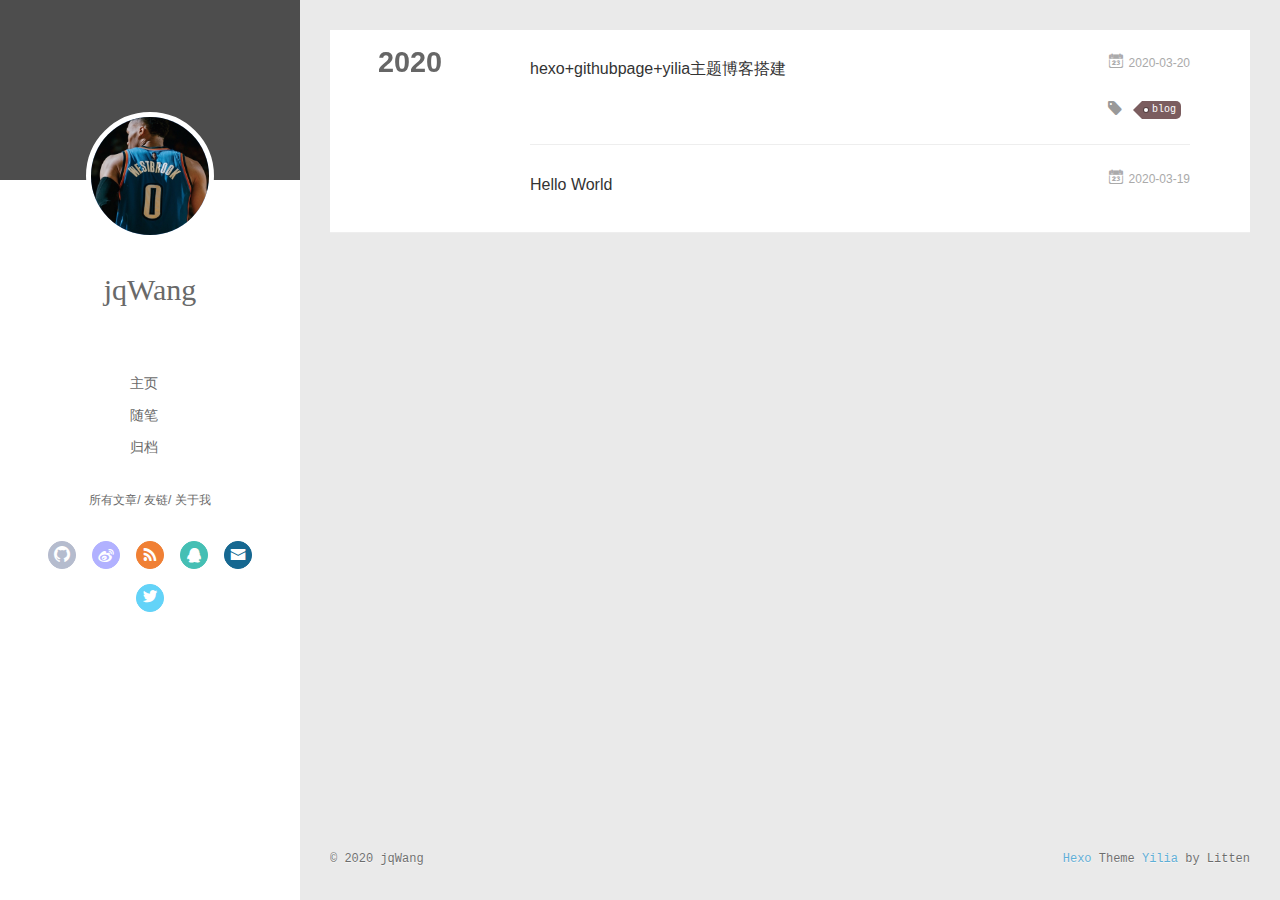
<file: archives/2020/index.html>
<!DOCTYPE html>
<html>
<head>
  <meta charset="utf-8">
  
  <meta name="renderer" content="webkit">
  <meta http-equiv="X-UA-Compatible" content="IE=edge" >
  <link rel="dns-prefetch" href="http://yoursite.com">
  <title>Archives: 2020 | Winglefall</title>
  <meta name="viewport" content="width=device-width, initial-scale=1, maximum-scale=1">
  <meta property="og:type" content="website">
<meta property="og:title" content="Winglefall">
<meta property="og:url" content="http://yoursite.com/archives/2020/index.html">
<meta property="og:site_name" content="Winglefall">
<meta property="og:locale" content="en_US">
<meta property="article:author" content="jqWang">
<meta name="twitter:card" content="summary">
  
    <link rel="alternative" href="/atom.xml" title="Winglefall" type="application/atom+xml">
  
  
    <link rel="icon" href="/img/1234.png">
  
  <link rel="stylesheet" type="text/css" href="/./main.0cf68a.css">
  <style type="text/css">
  
    #container.show {
      background: linear-gradient(200deg,#ccc,#000);
    }
  </style>
  

  

<meta name="generator" content="Hexo 4.2.0"></head>

<body>
  <div id="container" q-class="show:isCtnShow">
    <canvas id="anm-canvas" class="anm-canvas"></canvas>
    <div class="left-col" q-class="show:isShow">
      
<div class="overlay" style="background: #4d4d4d"></div>
<div class="intrude-less">
	<header id="header" class="inner">
		<a href="/" class="profilepic">
			<img src="/img/123.png" class="js-avatar">
		</a>
		<hgroup>
		  <h1 class="header-author"><a href="/">jqWang</a></h1>
		</hgroup>
		

		<nav class="header-menu">
			<ul>
			
				<li><a href="/">主页</a></li>
	        
				<li><a href="/">随笔</a></li>
	        
				<li><a href="/">归档</a></li>
	        
			</ul>
		</nav>
		<nav class="header-smart-menu">
    		
    			
    			<a q-on="click: openSlider(e, 'innerArchive')" href="javascript:void(0)">所有文章</a>
    			
            
    			
    			<a q-on="click: openSlider(e, 'friends')" href="javascript:void(0)">友链</a>
    			
            
    			
    			<a q-on="click: openSlider(e, 'aboutme')" href="javascript:void(0)">关于我</a>
    			
            
		</nav>
		<nav class="header-nav">
			<div class="social">
				
					<a class="github" target="_blank" href="https://github.com/Thewindrisers" title="github"><i class="icon-github"></i></a>
		        
					<a class="weibo" target="_blank" href="https://www.weibo.com/u/6045707434" title="weibo"><i class="icon-weibo"></i></a>
		        
					<a class="rss" target="_blank" href="#" title="rss"><i class="icon-rss"></i></a>
		        
					<a class="qq" target="_blank" href="http://wpa.qq.com/msgrd?v=3&uin=2604068029&site=qq&menu=yes" title="qq"><i class="icon-qq"></i></a>
		        
					<a class="mail" target="_blank" href="mailto:jqwang0418@gmail.com" title="mail"><i class="icon-mail"></i></a>
		        
					<a class="twitter" target="_blank" href="https://twitter.com/winglefall" title="twitter"><i class="icon-twitter"></i></a>
		        
			</div>
		</nav>
                                  <nav class="header-nav">
    <div class="social">
        
            <a class="github" target="_blank" href="https://github.com/Thewindrisers" title="github"><i class="icon-github"></i></a>
        
            <a class="weibo" target="_blank" href="https://www.weibo.com/u/6045707434" title="weibo"><i class="icon-weibo"></i></a>
        
            <a class="rss" target="_blank" href="#" title="rss"><i class="icon-rss"></i></a>
        
            <a class="qq" target="_blank" href="http://wpa.qq.com/msgrd?v=3&uin=2604068029&site=qq&menu=yes" title="qq"><i class="icon-qq"></i></a>
        
            <a class="mail" target="_blank" href="mailto:jqwang0418@gmail.com" title="mail"><i class="icon-mail"></i></a>
        
            <a class="twitter" target="_blank" href="https://twitter.com/winglefall" title="twitter"><i class="icon-twitter"></i></a>
        
    </div>

    <!--音乐播放插件-->
    <div style="margin-top:30px;">
        <iframe frameborder="no" border="0" marginwidth="0" marginheight="0" width=330 height=86 src="//music.163.com/outchain/player?type=2&id=65766&auto=1&height=66"></iframe>
    </div>
</nav>
	</header>		
</div>

    </div>
    <div class="mid-col" q-class="show:isShow,hide:isShow|isFalse">
      
<nav id="mobile-nav">
  	<div class="overlay js-overlay" style="background: #4d4d4d"></div>
	<div class="btnctn js-mobile-btnctn">
  		<div class="slider-trigger list" q-on="click: openSlider(e)"><i class="icon icon-sort"></i></div>
	</div>
	<div class="intrude-less">
		<header id="header" class="inner">
			<div class="profilepic">
				<img src="/img/123.png" class="js-avatar">
			</div>
			<hgroup>
			  <h1 class="header-author js-header-author">jqWang</h1>
			</hgroup>
			
			
			
				
			
				
			
				
			
			
			
			<nav class="header-nav">
				<div class="social">
					
						<a class="github" target="_blank" href="https://github.com/Thewindrisers" title="github"><i class="icon-github"></i></a>
			        
						<a class="weibo" target="_blank" href="https://www.weibo.com/u/6045707434" title="weibo"><i class="icon-weibo"></i></a>
			        
						<a class="rss" target="_blank" href="#" title="rss"><i class="icon-rss"></i></a>
			        
						<a class="qq" target="_blank" href="http://wpa.qq.com/msgrd?v=3&uin=2604068029&site=qq&menu=yes" title="qq"><i class="icon-qq"></i></a>
			        
						<a class="mail" target="_blank" href="mailto:jqwang0418@gmail.com" title="mail"><i class="icon-mail"></i></a>
			        
						<a class="twitter" target="_blank" href="https://twitter.com/winglefall" title="twitter"><i class="icon-twitter"></i></a>
			        
				</div>
			</nav>

			<nav class="header-menu js-header-menu">
				<ul style="width: 70%">
				
				
					<li style="width: 33.333333333333336%"><a href="/">主页</a></li>
		        
					<li style="width: 33.333333333333336%"><a href="/">随笔</a></li>
		        
					<li style="width: 33.333333333333336%"><a href="/">归档</a></li>
		        
				</ul>
			</nav>
		</header>				
	</div>
	<div class="mobile-mask" style="display:none" q-show="isShow"></div>
</nav>

      <div id="wrapper" class="body-wrap">
        <div class="menu-l">
          <div class="canvas-wrap">
            <canvas data-colors="#eaeaea" data-sectionHeight="100" data-contentId="js-content" id="myCanvas1" class="anm-canvas"></canvas>
          </div>
          <div id="js-content" class="content-ll">
            
  
  
    
    
      
      
      <section class="archives-wrap">
        <div class="archive-year-wrap">
          <a href="/archives/2020" class="archive-year">2020</a>
        </div>
        <div class="archives">
    
    <article class="archive-article archive-type-post">
  <div class="archive-article-inner">
    <header class="archive-article-header">
      	<div class="article-meta">
	      	<a href="/2020/03/20/githubpage+hexo%E5%8D%9A%E5%AE%A2%E6%90%AD%E5%BB%BA/" class="archive-article-date">
  	<time datetime="2020-03-20T09:16:59.000Z" itemprop="datePublished"><i class="icon-calendar icon"></i>2020-03-20</time>
</a>
        </div>
    	 
  
    <h1 itemprop="name">
      <a class="archive-article-title" href="/2020/03/20/githubpage+hexo%E5%8D%9A%E5%AE%A2%E6%90%AD%E5%BB%BA/">hexo+githubpage+yilia主题博客搭建</a>
    </h1>
  

        <div class="article-info info-on-right">
          
	<div class="article-tag tagcloud">
		<i class="icon-price-tags icon"></i>
		<ul class="article-tag-list">
			 
        		<li class="article-tag-list-item">
        			<a href="javascript:void(0)" class="js-tag article-tag-list-link color5">blog</a>
        		</li>
      		
		</ul>
	</div>

          

        </div>
        <div class="clearfix"></div>
    </header>
  </div>
</article>
  
    
    
    <article class="archive-article archive-type-post">
  <div class="archive-article-inner">
    <header class="archive-article-header">
      	<div class="article-meta">
	      	<a href="/2020/03/19/hello-world/" class="archive-article-date">
  	<time datetime="2020-03-19T06:16:59.000Z" itemprop="datePublished"><i class="icon-calendar icon"></i>2020-03-19</time>
</a>
        </div>
    	 
  
    <h1 itemprop="name">
      <a class="archive-article-title" href="/2020/03/19/hello-world/">Hello World</a>
    </h1>
  

        <div class="article-info info-on-right">
          
          

        </div>
        <div class="clearfix"></div>
    </header>
  </div>
</article>
  
  
    </div></section>
  

    


          </div>
        </div>
      </div>
      <footer id="footer">
  <div class="outer">
    <div id="footer-info">
    	<div class="footer-left">
    		&copy; 2020 jqWang
    	</div>
      	<div class="footer-right">
      		<a href="http://hexo.io/" target="_blank">Hexo</a>  Theme <a href="https://github.com/litten/hexo-theme-yilia" target="_blank">Yilia</a> by Litten
      	</div>
    </div>
  </div>
</footer>
<!--页面点击小红心-->
<script type="text/javascript" src="/love.js"></script>
    </div>
    <script>
	var yiliaConfig = {
		mathjax: false,
		isHome: false,
		isPost: false,
		isArchive: true,
		isTag: false,
		isCategory: false,
		open_in_new: false,
		toc_hide_index: true,
		root: "/",
		innerArchive: true,
		showTags: false
	}
</script>

<script>!function(t){function n(e){if(r[e])return r[e].exports;var i=r[e]={exports:{},id:e,loaded:!1};return t[e].call(i.exports,i,i.exports,n),i.loaded=!0,i.exports}var r={};n.m=t,n.c=r,n.p="./",n(0)}([function(t,n,r){r(195),t.exports=r(191)},function(t,n,r){var e=r(3),i=r(52),o=r(27),u=r(28),c=r(53),f="prototype",a=function(t,n,r){var s,l,h,v,p=t&a.F,d=t&a.G,y=t&a.S,g=t&a.P,b=t&a.B,m=d?e:y?e[n]||(e[n]={}):(e[n]||{})[f],x=d?i:i[n]||(i[n]={}),w=x[f]||(x[f]={});d&&(r=n);for(s in r)l=!p&&m&&void 0!==m[s],h=(l?m:r)[s],v=b&&l?c(h,e):g&&"function"==typeof h?c(Function.call,h):h,m&&u(m,s,h,t&a.U),x[s]!=h&&o(x,s,v),g&&w[s]!=h&&(w[s]=h)};e.core=i,a.F=1,a.G=2,a.S=4,a.P=8,a.B=16,a.W=32,a.U=64,a.R=128,t.exports=a},function(t,n,r){var e=r(6);t.exports=function(t){if(!e(t))throw TypeError(t+" is not an object!");return t}},function(t,n){var r=t.exports="undefined"!=typeof window&&window.Math==Math?window:"undefined"!=typeof self&&self.Math==Math?self:Function("return this")();"number"==typeof __g&&(__g=r)},function(t,n){t.exports=function(t){try{return!!t()}catch(t){return!0}}},function(t,n){var r=t.exports="undefined"!=typeof window&&window.Math==Math?window:"undefined"!=typeof self&&self.Math==Math?self:Function("return this")();"number"==typeof __g&&(__g=r)},function(t,n){t.exports=function(t){return"object"==typeof t?null!==t:"function"==typeof t}},function(t,n,r){var e=r(126)("wks"),i=r(76),o=r(3).Symbol,u="function"==typeof o;(t.exports=function(t){return e[t]||(e[t]=u&&o[t]||(u?o:i)("Symbol."+t))}).store=e},function(t,n){var r={}.hasOwnProperty;t.exports=function(t,n){return r.call(t,n)}},function(t,n,r){var e=r(94),i=r(33);t.exports=function(t){return e(i(t))}},function(t,n,r){t.exports=!r(4)(function(){return 7!=Object.defineProperty({},"a",{get:function(){return 7}}).a})},function(t,n,r){var e=r(2),i=r(167),o=r(50),u=Object.defineProperty;n.f=r(10)?Object.defineProperty:function(t,n,r){if(e(t),n=o(n,!0),e(r),i)try{return u(t,n,r)}catch(t){}if("get"in r||"set"in r)throw TypeError("Accessors not supported!");return"value"in r&&(t[n]=r.value),t}},function(t,n,r){t.exports=!r(18)(function(){return 7!=Object.defineProperty({},"a",{get:function(){return 7}}).a})},function(t,n,r){var e=r(14),i=r(22);t.exports=r(12)?function(t,n,r){return e.f(t,n,i(1,r))}:function(t,n,r){return t[n]=r,t}},function(t,n,r){var e=r(20),i=r(58),o=r(42),u=Object.defineProperty;n.f=r(12)?Object.defineProperty:function(t,n,r){if(e(t),n=o(n,!0),e(r),i)try{return u(t,n,r)}catch(t){}if("get"in r||"set"in r)throw TypeError("Accessors not supported!");return"value"in r&&(t[n]=r.value),t}},function(t,n,r){var e=r(40)("wks"),i=r(23),o=r(5).Symbol,u="function"==typeof o;(t.exports=function(t){return e[t]||(e[t]=u&&o[t]||(u?o:i)("Symbol."+t))}).store=e},function(t,n,r){var e=r(67),i=Math.min;t.exports=function(t){return t>0?i(e(t),9007199254740991):0}},function(t,n,r){var e=r(46);t.exports=function(t){return Object(e(t))}},function(t,n){t.exports=function(t){try{return!!t()}catch(t){return!0}}},function(t,n,r){var e=r(63),i=r(34);t.exports=Object.keys||function(t){return e(t,i)}},function(t,n,r){var e=r(21);t.exports=function(t){if(!e(t))throw TypeError(t+" is not an object!");return t}},function(t,n){t.exports=function(t){return"object"==typeof t?null!==t:"function"==typeof t}},function(t,n){t.exports=function(t,n){return{enumerable:!(1&t),configurable:!(2&t),writable:!(4&t),value:n}}},function(t,n){var r=0,e=Math.random();t.exports=function(t){return"Symbol(".concat(void 0===t?"":t,")_",(++r+e).toString(36))}},function(t,n){var r={}.hasOwnProperty;t.exports=function(t,n){return r.call(t,n)}},function(t,n){var r=t.exports={version:"2.4.0"};"number"==typeof __e&&(__e=r)},function(t,n){t.exports=function(t){if("function"!=typeof t)throw TypeError(t+" is not a function!");return t}},function(t,n,r){var e=r(11),i=r(66);t.exports=r(10)?function(t,n,r){return e.f(t,n,i(1,r))}:function(t,n,r){return t[n]=r,t}},function(t,n,r){var e=r(3),i=r(27),o=r(24),u=r(76)("src"),c="toString",f=Function[c],a=(""+f).split(c);r(52).inspectSource=function(t){return f.call(t)},(t.exports=function(t,n,r,c){var f="function"==typeof r;f&&(o(r,"name")||i(r,"name",n)),t[n]!==r&&(f&&(o(r,u)||i(r,u,t[n]?""+t[n]:a.join(String(n)))),t===e?t[n]=r:c?t[n]?t[n]=r:i(t,n,r):(delete t[n],i(t,n,r)))})(Function.prototype,c,function(){return"function"==typeof this&&this[u]||f.call(this)})},function(t,n,r){var e=r(1),i=r(4),o=r(46),u=function(t,n,r,e){var i=String(o(t)),u="<"+n;return""!==r&&(u+=" "+r+'="'+String(e).replace(/"/g,"&quot;")+'"'),u+">"+i+"</"+n+">"};t.exports=function(t,n){var r={};r[t]=n(u),e(e.P+e.F*i(function(){var n=""[t]('"');return n!==n.toLowerCase()||n.split('"').length>3}),"String",r)}},function(t,n,r){var e=r(115),i=r(46);t.exports=function(t){return e(i(t))}},function(t,n,r){var e=r(116),i=r(66),o=r(30),u=r(50),c=r(24),f=r(167),a=Object.getOwnPropertyDescriptor;n.f=r(10)?a:function(t,n){if(t=o(t),n=u(n,!0),f)try{return a(t,n)}catch(t){}if(c(t,n))return i(!e.f.call(t,n),t[n])}},function(t,n,r){var e=r(24),i=r(17),o=r(145)("IE_PROTO"),u=Object.prototype;t.exports=Object.getPrototypeOf||function(t){return t=i(t),e(t,o)?t[o]:"function"==typeof t.constructor&&t instanceof t.constructor?t.constructor.prototype:t instanceof Object?u:null}},function(t,n){t.exports=function(t){if(void 0==t)throw TypeError("Can't call method on  "+t);return t}},function(t,n){t.exports="constructor,hasOwnProperty,isPrototypeOf,propertyIsEnumerable,toLocaleString,toString,valueOf".split(",")},function(t,n){t.exports={}},function(t,n){t.exports=!0},function(t,n){n.f={}.propertyIsEnumerable},function(t,n,r){var e=r(14).f,i=r(8),o=r(15)("toStringTag");t.exports=function(t,n,r){t&&!i(t=r?t:t.prototype,o)&&e(t,o,{configurable:!0,value:n})}},function(t,n,r){var e=r(40)("keys"),i=r(23);t.exports=function(t){return e[t]||(e[t]=i(t))}},function(t,n,r){var e=r(5),i="__core-js_shared__",o=e[i]||(e[i]={});t.exports=function(t){return o[t]||(o[t]={})}},function(t,n){var r=Math.ceil,e=Math.floor;t.exports=function(t){return isNaN(t=+t)?0:(t>0?e:r)(t)}},function(t,n,r){var e=r(21);t.exports=function(t,n){if(!e(t))return t;var r,i;if(n&&"function"==typeof(r=t.toString)&&!e(i=r.call(t)))return i;if("function"==typeof(r=t.valueOf)&&!e(i=r.call(t)))return i;if(!n&&"function"==typeof(r=t.toString)&&!e(i=r.call(t)))return i;throw TypeError("Can't convert object to primitive value")}},function(t,n,r){var e=r(5),i=r(25),o=r(36),u=r(44),c=r(14).f;t.exports=function(t){var n=i.Symbol||(i.Symbol=o?{}:e.Symbol||{});"_"==t.charAt(0)||t in n||c(n,t,{value:u.f(t)})}},function(t,n,r){n.f=r(15)},function(t,n){var r={}.toString;t.exports=function(t){return r.call(t).slice(8,-1)}},function(t,n){t.exports=function(t){if(void 0==t)throw TypeError("Can't call method on  "+t);return t}},function(t,n,r){var e=r(4);t.exports=function(t,n){return!!t&&e(function(){n?t.call(null,function(){},1):t.call(null)})}},function(t,n,r){var e=r(53),i=r(115),o=r(17),u=r(16),c=r(203);t.exports=function(t,n){var r=1==t,f=2==t,a=3==t,s=4==t,l=6==t,h=5==t||l,v=n||c;return function(n,c,p){for(var d,y,g=o(n),b=i(g),m=e(c,p,3),x=u(b.length),w=0,S=r?v(n,x):f?v(n,0):void 0;x>w;w++)if((h||w in b)&&(d=b[w],y=m(d,w,g),t))if(r)S[w]=y;else if(y)switch(t){case 3:return!0;case 5:return d;case 6:return w;case 2:S.push(d)}else if(s)return!1;return l?-1:a||s?s:S}}},function(t,n,r){var e=r(1),i=r(52),o=r(4);t.exports=function(t,n){var r=(i.Object||{})[t]||Object[t],u={};u[t]=n(r),e(e.S+e.F*o(function(){r(1)}),"Object",u)}},function(t,n,r){var e=r(6);t.exports=function(t,n){if(!e(t))return t;var r,i;if(n&&"function"==typeof(r=t.toString)&&!e(i=r.call(t)))return i;if("function"==typeof(r=t.valueOf)&&!e(i=r.call(t)))return i;if(!n&&"function"==typeof(r=t.toString)&&!e(i=r.call(t)))return i;throw TypeError("Can't convert object to primitive value")}},function(t,n,r){var e=r(5),i=r(25),o=r(91),u=r(13),c="prototype",f=function(t,n,r){var a,s,l,h=t&f.F,v=t&f.G,p=t&f.S,d=t&f.P,y=t&f.B,g=t&f.W,b=v?i:i[n]||(i[n]={}),m=b[c],x=v?e:p?e[n]:(e[n]||{})[c];v&&(r=n);for(a in r)(s=!h&&x&&void 0!==x[a])&&a in b||(l=s?x[a]:r[a],b[a]=v&&"function"!=typeof x[a]?r[a]:y&&s?o(l,e):g&&x[a]==l?function(t){var n=function(n,r,e){if(this instanceof t){switch(arguments.length){case 0:return new t;case 1:return new t(n);case 2:return new t(n,r)}return new t(n,r,e)}return t.apply(this,arguments)};return n[c]=t[c],n}(l):d&&"function"==typeof l?o(Function.call,l):l,d&&((b.virtual||(b.virtual={}))[a]=l,t&f.R&&m&&!m[a]&&u(m,a,l)))};f.F=1,f.G=2,f.S=4,f.P=8,f.B=16,f.W=32,f.U=64,f.R=128,t.exports=f},function(t,n){var r=t.exports={version:"2.4.0"};"number"==typeof __e&&(__e=r)},function(t,n,r){var e=r(26);t.exports=function(t,n,r){if(e(t),void 0===n)return t;switch(r){case 1:return function(r){return t.call(n,r)};case 2:return function(r,e){return t.call(n,r,e)};case 3:return function(r,e,i){return t.call(n,r,e,i)}}return function(){return t.apply(n,arguments)}}},function(t,n,r){var e=r(183),i=r(1),o=r(126)("metadata"),u=o.store||(o.store=new(r(186))),c=function(t,n,r){var i=u.get(t);if(!i){if(!r)return;u.set(t,i=new e)}var o=i.get(n);if(!o){if(!r)return;i.set(n,o=new e)}return o},f=function(t,n,r){var e=c(n,r,!1);return void 0!==e&&e.has(t)},a=function(t,n,r){var e=c(n,r,!1);return void 0===e?void 0:e.get(t)},s=function(t,n,r,e){c(r,e,!0).set(t,n)},l=function(t,n){var r=c(t,n,!1),e=[];return r&&r.forEach(function(t,n){e.push(n)}),e},h=function(t){return void 0===t||"symbol"==typeof t?t:String(t)},v=function(t){i(i.S,"Reflect",t)};t.exports={store:u,map:c,has:f,get:a,set:s,keys:l,key:h,exp:v}},function(t,n,r){"use strict";if(r(10)){var e=r(69),i=r(3),o=r(4),u=r(1),c=r(127),f=r(152),a=r(53),s=r(68),l=r(66),h=r(27),v=r(73),p=r(67),d=r(16),y=r(75),g=r(50),b=r(24),m=r(180),x=r(114),w=r(6),S=r(17),_=r(137),O=r(70),E=r(32),P=r(71).f,j=r(154),F=r(76),M=r(7),A=r(48),N=r(117),T=r(146),I=r(155),k=r(80),L=r(123),R=r(74),C=r(130),D=r(160),U=r(11),W=r(31),G=U.f,B=W.f,V=i.RangeError,z=i.TypeError,q=i.Uint8Array,K="ArrayBuffer",J="Shared"+K,Y="BYTES_PER_ELEMENT",H="prototype",$=Array[H],X=f.ArrayBuffer,Q=f.DataView,Z=A(0),tt=A(2),nt=A(3),rt=A(4),et=A(5),it=A(6),ot=N(!0),ut=N(!1),ct=I.values,ft=I.keys,at=I.entries,st=$.lastIndexOf,lt=$.reduce,ht=$.reduceRight,vt=$.join,pt=$.sort,dt=$.slice,yt=$.toString,gt=$.toLocaleString,bt=M("iterator"),mt=M("toStringTag"),xt=F("typed_constructor"),wt=F("def_constructor"),St=c.CONSTR,_t=c.TYPED,Ot=c.VIEW,Et="Wrong length!",Pt=A(1,function(t,n){return Tt(T(t,t[wt]),n)}),jt=o(function(){return 1===new q(new Uint16Array([1]).buffer)[0]}),Ft=!!q&&!!q[H].set&&o(function(){new q(1).set({})}),Mt=function(t,n){if(void 0===t)throw z(Et);var r=+t,e=d(t);if(n&&!m(r,e))throw V(Et);return e},At=function(t,n){var r=p(t);if(r<0||r%n)throw V("Wrong offset!");return r},Nt=function(t){if(w(t)&&_t in t)return t;throw z(t+" is not a typed array!")},Tt=function(t,n){if(!(w(t)&&xt in t))throw z("It is not a typed array constructor!");return new t(n)},It=function(t,n){return kt(T(t,t[wt]),n)},kt=function(t,n){for(var r=0,e=n.length,i=Tt(t,e);e>r;)i[r]=n[r++];return i},Lt=function(t,n,r){G(t,n,{get:function(){return this._d[r]}})},Rt=function(t){var n,r,e,i,o,u,c=S(t),f=arguments.length,s=f>1?arguments[1]:void 0,l=void 0!==s,h=j(c);if(void 0!=h&&!_(h)){for(u=h.call(c),e=[],n=0;!(o=u.next()).done;n++)e.push(o.value);c=e}for(l&&f>2&&(s=a(s,arguments[2],2)),n=0,r=d(c.length),i=Tt(this,r);r>n;n++)i[n]=l?s(c[n],n):c[n];return i},Ct=function(){for(var t=0,n=arguments.length,r=Tt(this,n);n>t;)r[t]=arguments[t++];return r},Dt=!!q&&o(function(){gt.call(new q(1))}),Ut=function(){return gt.apply(Dt?dt.call(Nt(this)):Nt(this),arguments)},Wt={copyWithin:function(t,n){return D.call(Nt(this),t,n,arguments.length>2?arguments[2]:void 0)},every:function(t){return rt(Nt(this),t,arguments.length>1?arguments[1]:void 0)},fill:function(t){return C.apply(Nt(this),arguments)},filter:function(t){return It(this,tt(Nt(this),t,arguments.length>1?arguments[1]:void 0))},find:function(t){return et(Nt(this),t,arguments.length>1?arguments[1]:void 0)},findIndex:function(t){return it(Nt(this),t,arguments.length>1?arguments[1]:void 0)},forEach:function(t){Z(Nt(this),t,arguments.length>1?arguments[1]:void 0)},indexOf:function(t){return ut(Nt(this),t,arguments.length>1?arguments[1]:void 0)},includes:function(t){return ot(Nt(this),t,arguments.length>1?arguments[1]:void 0)},join:function(t){return vt.apply(Nt(this),arguments)},lastIndexOf:function(t){return st.apply(Nt(this),arguments)},map:function(t){return Pt(Nt(this),t,arguments.length>1?arguments[1]:void 0)},reduce:function(t){return lt.apply(Nt(this),arguments)},reduceRight:function(t){return ht.apply(Nt(this),arguments)},reverse:function(){for(var t,n=this,r=Nt(n).length,e=Math.floor(r/2),i=0;i<e;)t=n[i],n[i++]=n[--r],n[r]=t;return n},some:function(t){return nt(Nt(this),t,arguments.length>1?arguments[1]:void 0)},sort:function(t){return pt.call(Nt(this),t)},subarray:function(t,n){var r=Nt(this),e=r.length,i=y(t,e);return new(T(r,r[wt]))(r.buffer,r.byteOffset+i*r.BYTES_PER_ELEMENT,d((void 0===n?e:y(n,e))-i))}},Gt=function(t,n){return It(this,dt.call(Nt(this),t,n))},Bt=function(t){Nt(this);var n=At(arguments[1],1),r=this.length,e=S(t),i=d(e.length),o=0;if(i+n>r)throw V(Et);for(;o<i;)this[n+o]=e[o++]},Vt={entries:function(){return at.call(Nt(this))},keys:function(){return ft.call(Nt(this))},values:function(){return ct.call(Nt(this))}},zt=function(t,n){return w(t)&&t[_t]&&"symbol"!=typeof n&&n in t&&String(+n)==String(n)},qt=function(t,n){return zt(t,n=g(n,!0))?l(2,t[n]):B(t,n)},Kt=function(t,n,r){return!(zt(t,n=g(n,!0))&&w(r)&&b(r,"value"))||b(r,"get")||b(r,"set")||r.configurable||b(r,"writable")&&!r.writable||b(r,"enumerable")&&!r.enumerable?G(t,n,r):(t[n]=r.value,t)};St||(W.f=qt,U.f=Kt),u(u.S+u.F*!St,"Object",{getOwnPropertyDescriptor:qt,defineProperty:Kt}),o(function(){yt.call({})})&&(yt=gt=function(){return vt.call(this)});var Jt=v({},Wt);v(Jt,Vt),h(Jt,bt,Vt.values),v(Jt,{slice:Gt,set:Bt,constructor:function(){},toString:yt,toLocaleString:Ut}),Lt(Jt,"buffer","b"),Lt(Jt,"byteOffset","o"),Lt(Jt,"byteLength","l"),Lt(Jt,"length","e"),G(Jt,mt,{get:function(){return this[_t]}}),t.exports=function(t,n,r,f){f=!!f;var a=t+(f?"Clamped":"")+"Array",l="Uint8Array"!=a,v="get"+t,p="set"+t,y=i[a],g=y||{},b=y&&E(y),m=!y||!c.ABV,S={},_=y&&y[H],j=function(t,r){var e=t._d;return e.v[v](r*n+e.o,jt)},F=function(t,r,e){var i=t._d;f&&(e=(e=Math.round(e))<0?0:e>255?255:255&e),i.v[p](r*n+i.o,e,jt)},M=function(t,n){G(t,n,{get:function(){return j(this,n)},set:function(t){return F(this,n,t)},enumerable:!0})};m?(y=r(function(t,r,e,i){s(t,y,a,"_d");var o,u,c,f,l=0,v=0;if(w(r)){if(!(r instanceof X||(f=x(r))==K||f==J))return _t in r?kt(y,r):Rt.call(y,r);o=r,v=At(e,n);var p=r.byteLength;if(void 0===i){if(p%n)throw V(Et);if((u=p-v)<0)throw V(Et)}else if((u=d(i)*n)+v>p)throw V(Et);c=u/n}else c=Mt(r,!0),u=c*n,o=new X(u);for(h(t,"_d",{b:o,o:v,l:u,e:c,v:new Q(o)});l<c;)M(t,l++)}),_=y[H]=O(Jt),h(_,"constructor",y)):L(function(t){new y(null),new y(t)},!0)||(y=r(function(t,r,e,i){s(t,y,a);var o;return w(r)?r instanceof X||(o=x(r))==K||o==J?void 0!==i?new g(r,At(e,n),i):void 0!==e?new g(r,At(e,n)):new g(r):_t in r?kt(y,r):Rt.call(y,r):new g(Mt(r,l))}),Z(b!==Function.prototype?P(g).concat(P(b)):P(g),function(t){t in y||h(y,t,g[t])}),y[H]=_,e||(_.constructor=y));var A=_[bt],N=!!A&&("values"==A.name||void 0==A.name),T=Vt.values;h(y,xt,!0),h(_,_t,a),h(_,Ot,!0),h(_,wt,y),(f?new y(1)[mt]==a:mt in _)||G(_,mt,{get:function(){return a}}),S[a]=y,u(u.G+u.W+u.F*(y!=g),S),u(u.S,a,{BYTES_PER_ELEMENT:n,from:Rt,of:Ct}),Y in _||h(_,Y,n),u(u.P,a,Wt),R(a),u(u.P+u.F*Ft,a,{set:Bt}),u(u.P+u.F*!N,a,Vt),u(u.P+u.F*(_.toString!=yt),a,{toString:yt}),u(u.P+u.F*o(function(){new y(1).slice()}),a,{slice:Gt}),u(u.P+u.F*(o(function(){return[1,2].toLocaleString()!=new y([1,2]).toLocaleString()})||!o(function(){_.toLocaleString.call([1,2])})),a,{toLocaleString:Ut}),k[a]=N?A:T,e||N||h(_,bt,T)}}else t.exports=function(){}},function(t,n){var r={}.toString;t.exports=function(t){return r.call(t).slice(8,-1)}},function(t,n,r){var e=r(21),i=r(5).document,o=e(i)&&e(i.createElement);t.exports=function(t){return o?i.createElement(t):{}}},function(t,n,r){t.exports=!r(12)&&!r(18)(function(){return 7!=Object.defineProperty(r(57)("div"),"a",{get:function(){return 7}}).a})},function(t,n,r){"use strict";var e=r(36),i=r(51),o=r(64),u=r(13),c=r(8),f=r(35),a=r(96),s=r(38),l=r(103),h=r(15)("iterator"),v=!([].keys&&"next"in[].keys()),p="keys",d="values",y=function(){return this};t.exports=function(t,n,r,g,b,m,x){a(r,n,g);var w,S,_,O=function(t){if(!v&&t in F)return F[t];switch(t){case p:case d:return function(){return new r(this,t)}}return function(){return new r(this,t)}},E=n+" Iterator",P=b==d,j=!1,F=t.prototype,M=F[h]||F["@@iterator"]||b&&F[b],A=M||O(b),N=b?P?O("entries"):A:void 0,T="Array"==n?F.entries||M:M;if(T&&(_=l(T.call(new t)))!==Object.prototype&&(s(_,E,!0),e||c(_,h)||u(_,h,y)),P&&M&&M.name!==d&&(j=!0,A=function(){return M.call(this)}),e&&!x||!v&&!j&&F[h]||u(F,h,A),f[n]=A,f[E]=y,b)if(w={values:P?A:O(d),keys:m?A:O(p),entries:N},x)for(S in w)S in F||o(F,S,w[S]);else i(i.P+i.F*(v||j),n,w);return w}},function(t,n,r){var e=r(20),i=r(100),o=r(34),u=r(39)("IE_PROTO"),c=function(){},f="prototype",a=function(){var t,n=r(57)("iframe"),e=o.length;for(n.style.display="none",r(93).appendChild(n),n.src="javascript:",t=n.contentWindow.document,t.open(),t.write("<script>document.F=Object<\/script>"),t.close(),a=t.F;e--;)delete a[f][o[e]];return a()};t.exports=Object.create||function(t,n){var r;return null!==t?(c[f]=e(t),r=new c,c[f]=null,r[u]=t):r=a(),void 0===n?r:i(r,n)}},function(t,n,r){var e=r(63),i=r(34).concat("length","prototype");n.f=Object.getOwnPropertyNames||function(t){return e(t,i)}},function(t,n){n.f=Object.getOwnPropertySymbols},function(t,n,r){var e=r(8),i=r(9),o=r(90)(!1),u=r(39)("IE_PROTO");t.exports=function(t,n){var r,c=i(t),f=0,a=[];for(r in c)r!=u&&e(c,r)&&a.push(r);for(;n.length>f;)e(c,r=n[f++])&&(~o(a,r)||a.push(r));return a}},function(t,n,r){t.exports=r(13)},function(t,n,r){var e=r(76)("meta"),i=r(6),o=r(24),u=r(11).f,c=0,f=Object.isExtensible||function(){return!0},a=!r(4)(function(){return f(Object.preventExtensions({}))}),s=function(t){u(t,e,{value:{i:"O"+ ++c,w:{}}})},l=function(t,n){if(!i(t))return"symbol"==typeof t?t:("string"==typeof t?"S":"P")+t;if(!o(t,e)){if(!f(t))return"F";if(!n)return"E";s(t)}return t[e].i},h=function(t,n){if(!o(t,e)){if(!f(t))return!0;if(!n)return!1;s(t)}return t[e].w},v=function(t){return a&&p.NEED&&f(t)&&!o(t,e)&&s(t),t},p=t.exports={KEY:e,NEED:!1,fastKey:l,getWeak:h,onFreeze:v}},function(t,n){t.exports=function(t,n){return{enumerable:!(1&t),configurable:!(2&t),writable:!(4&t),value:n}}},function(t,n){var r=Math.ceil,e=Math.floor;t.exports=function(t){return isNaN(t=+t)?0:(t>0?e:r)(t)}},function(t,n){t.exports=function(t,n,r,e){if(!(t instanceof n)||void 0!==e&&e in t)throw TypeError(r+": incorrect invocation!");return t}},function(t,n){t.exports=!1},function(t,n,r){var e=r(2),i=r(173),o=r(133),u=r(145)("IE_PROTO"),c=function(){},f="prototype",a=function(){var t,n=r(132)("iframe"),e=o.length;for(n.style.display="none",r(135).appendChild(n),n.src="javascript:",t=n.contentWindow.document,t.open(),t.write("<script>document.F=Object<\/script>"),t.close(),a=t.F;e--;)delete a[f][o[e]];return a()};t.exports=Object.create||function(t,n){var r;return null!==t?(c[f]=e(t),r=new c,c[f]=null,r[u]=t):r=a(),void 0===n?r:i(r,n)}},function(t,n,r){var e=r(175),i=r(133).concat("length","prototype");n.f=Object.getOwnPropertyNames||function(t){return e(t,i)}},function(t,n,r){var e=r(175),i=r(133);t.exports=Object.keys||function(t){return e(t,i)}},function(t,n,r){var e=r(28);t.exports=function(t,n,r){for(var i in n)e(t,i,n[i],r);return t}},function(t,n,r){"use strict";var e=r(3),i=r(11),o=r(10),u=r(7)("species");t.exports=function(t){var n=e[t];o&&n&&!n[u]&&i.f(n,u,{configurable:!0,get:function(){return this}})}},function(t,n,r){var e=r(67),i=Math.max,o=Math.min;t.exports=function(t,n){return t=e(t),t<0?i(t+n,0):o(t,n)}},function(t,n){var r=0,e=Math.random();t.exports=function(t){return"Symbol(".concat(void 0===t?"":t,")_",(++r+e).toString(36))}},function(t,n,r){var e=r(33);t.exports=function(t){return Object(e(t))}},function(t,n,r){var e=r(7)("unscopables"),i=Array.prototype;void 0==i[e]&&r(27)(i,e,{}),t.exports=function(t){i[e][t]=!0}},function(t,n,r){var e=r(53),i=r(169),o=r(137),u=r(2),c=r(16),f=r(154),a={},s={},n=t.exports=function(t,n,r,l,h){var v,p,d,y,g=h?function(){return t}:f(t),b=e(r,l,n?2:1),m=0;if("function"!=typeof g)throw TypeError(t+" is not iterable!");if(o(g)){for(v=c(t.length);v>m;m++)if((y=n?b(u(p=t[m])[0],p[1]):b(t[m]))===a||y===s)return y}else for(d=g.call(t);!(p=d.next()).done;)if((y=i(d,b,p.value,n))===a||y===s)return y};n.BREAK=a,n.RETURN=s},function(t,n){t.exports={}},function(t,n,r){var e=r(11).f,i=r(24),o=r(7)("toStringTag");t.exports=function(t,n,r){t&&!i(t=r?t:t.prototype,o)&&e(t,o,{configurable:!0,value:n})}},function(t,n,r){var e=r(1),i=r(46),o=r(4),u=r(150),c="["+u+"]",f="​",a=RegExp("^"+c+c+"*"),s=RegExp(c+c+"*$"),l=function(t,n,r){var i={},c=o(function(){return!!u[t]()||f[t]()!=f}),a=i[t]=c?n(h):u[t];r&&(i[r]=a),e(e.P+e.F*c,"String",i)},h=l.trim=function(t,n){return t=String(i(t)),1&n&&(t=t.replace(a,"")),2&n&&(t=t.replace(s,"")),t};t.exports=l},function(t,n,r){t.exports={default:r(86),__esModule:!0}},function(t,n,r){t.exports={default:r(87),__esModule:!0}},function(t,n,r){"use strict";function e(t){return t&&t.__esModule?t:{default:t}}n.__esModule=!0;var i=r(84),o=e(i),u=r(83),c=e(u),f="function"==typeof c.default&&"symbol"==typeof o.default?function(t){return typeof t}:function(t){return t&&"function"==typeof c.default&&t.constructor===c.default&&t!==c.default.prototype?"symbol":typeof t};n.default="function"==typeof c.default&&"symbol"===f(o.default)?function(t){return void 0===t?"undefined":f(t)}:function(t){return t&&"function"==typeof c.default&&t.constructor===c.default&&t!==c.default.prototype?"symbol":void 0===t?"undefined":f(t)}},function(t,n,r){r(110),r(108),r(111),r(112),t.exports=r(25).Symbol},function(t,n,r){r(109),r(113),t.exports=r(44).f("iterator")},function(t,n){t.exports=function(t){if("function"!=typeof t)throw TypeError(t+" is not a function!");return t}},function(t,n){t.exports=function(){}},function(t,n,r){var e=r(9),i=r(106),o=r(105);t.exports=function(t){return function(n,r,u){var c,f=e(n),a=i(f.length),s=o(u,a);if(t&&r!=r){for(;a>s;)if((c=f[s++])!=c)return!0}else for(;a>s;s++)if((t||s in f)&&f[s]===r)return t||s||0;return!t&&-1}}},function(t,n,r){var e=r(88);t.exports=function(t,n,r){if(e(t),void 0===n)return t;switch(r){case 1:return function(r){return t.call(n,r)};case 2:return function(r,e){return t.call(n,r,e)};case 3:return function(r,e,i){return t.call(n,r,e,i)}}return function(){return t.apply(n,arguments)}}},function(t,n,r){var e=r(19),i=r(62),o=r(37);t.exports=function(t){var n=e(t),r=i.f;if(r)for(var u,c=r(t),f=o.f,a=0;c.length>a;)f.call(t,u=c[a++])&&n.push(u);return n}},function(t,n,r){t.exports=r(5).document&&document.documentElement},function(t,n,r){var e=r(56);t.exports=Object("z").propertyIsEnumerable(0)?Object:function(t){return"String"==e(t)?t.split(""):Object(t)}},function(t,n,r){var e=r(56);t.exports=Array.isArray||function(t){return"Array"==e(t)}},function(t,n,r){"use strict";var e=r(60),i=r(22),o=r(38),u={};r(13)(u,r(15)("iterator"),function(){return this}),t.exports=function(t,n,r){t.prototype=e(u,{next:i(1,r)}),o(t,n+" Iterator")}},function(t,n){t.exports=function(t,n){return{value:n,done:!!t}}},function(t,n,r){var e=r(19),i=r(9);t.exports=function(t,n){for(var r,o=i(t),u=e(o),c=u.length,f=0;c>f;)if(o[r=u[f++]]===n)return r}},function(t,n,r){var e=r(23)("meta"),i=r(21),o=r(8),u=r(14).f,c=0,f=Object.isExtensible||function(){return!0},a=!r(18)(function(){return f(Object.preventExtensions({}))}),s=function(t){u(t,e,{value:{i:"O"+ ++c,w:{}}})},l=function(t,n){if(!i(t))return"symbol"==typeof t?t:("string"==typeof t?"S":"P")+t;if(!o(t,e)){if(!f(t))return"F";if(!n)return"E";s(t)}return t[e].i},h=function(t,n){if(!o(t,e)){if(!f(t))return!0;if(!n)return!1;s(t)}return t[e].w},v=function(t){return a&&p.NEED&&f(t)&&!o(t,e)&&s(t),t},p=t.exports={KEY:e,NEED:!1,fastKey:l,getWeak:h,onFreeze:v}},function(t,n,r){var e=r(14),i=r(20),o=r(19);t.exports=r(12)?Object.defineProperties:function(t,n){i(t);for(var r,u=o(n),c=u.length,f=0;c>f;)e.f(t,r=u[f++],n[r]);return t}},function(t,n,r){var e=r(37),i=r(22),o=r(9),u=r(42),c=r(8),f=r(58),a=Object.getOwnPropertyDescriptor;n.f=r(12)?a:function(t,n){if(t=o(t),n=u(n,!0),f)try{return a(t,n)}catch(t){}if(c(t,n))return i(!e.f.call(t,n),t[n])}},function(t,n,r){var e=r(9),i=r(61).f,o={}.toString,u="object"==typeof window&&window&&Object.getOwnPropertyNames?Object.getOwnPropertyNames(window):[],c=function(t){try{return i(t)}catch(t){return u.slice()}};t.exports.f=function(t){return u&&"[object Window]"==o.call(t)?c(t):i(e(t))}},function(t,n,r){var e=r(8),i=r(77),o=r(39)("IE_PROTO"),u=Object.prototype;t.exports=Object.getPrototypeOf||function(t){return t=i(t),e(t,o)?t[o]:"function"==typeof t.constructor&&t instanceof t.constructor?t.constructor.prototype:t instanceof Object?u:null}},function(t,n,r){var e=r(41),i=r(33);t.exports=function(t){return function(n,r){var o,u,c=String(i(n)),f=e(r),a=c.length;return f<0||f>=a?t?"":void 0:(o=c.charCodeAt(f),o<55296||o>56319||f+1===a||(u=c.charCodeAt(f+1))<56320||u>57343?t?c.charAt(f):o:t?c.slice(f,f+2):u-56320+(o-55296<<10)+65536)}}},function(t,n,r){var e=r(41),i=Math.max,o=Math.min;t.exports=function(t,n){return t=e(t),t<0?i(t+n,0):o(t,n)}},function(t,n,r){var e=r(41),i=Math.min;t.exports=function(t){return t>0?i(e(t),9007199254740991):0}},function(t,n,r){"use strict";var e=r(89),i=r(97),o=r(35),u=r(9);t.exports=r(59)(Array,"Array",function(t,n){this._t=u(t),this._i=0,this._k=n},function(){var t=this._t,n=this._k,r=this._i++;return!t||r>=t.length?(this._t=void 0,i(1)):"keys"==n?i(0,r):"values"==n?i(0,t[r]):i(0,[r,t[r]])},"values"),o.Arguments=o.Array,e("keys"),e("values"),e("entries")},function(t,n){},function(t,n,r){"use strict";var e=r(104)(!0);r(59)(String,"String",function(t){this._t=String(t),this._i=0},function(){var t,n=this._t,r=this._i;return r>=n.length?{value:void 0,done:!0}:(t=e(n,r),this._i+=t.length,{value:t,done:!1})})},function(t,n,r){"use strict";var e=r(5),i=r(8),o=r(12),u=r(51),c=r(64),f=r(99).KEY,a=r(18),s=r(40),l=r(38),h=r(23),v=r(15),p=r(44),d=r(43),y=r(98),g=r(92),b=r(95),m=r(20),x=r(9),w=r(42),S=r(22),_=r(60),O=r(102),E=r(101),P=r(14),j=r(19),F=E.f,M=P.f,A=O.f,N=e.Symbol,T=e.JSON,I=T&&T.stringify,k="prototype",L=v("_hidden"),R=v("toPrimitive"),C={}.propertyIsEnumerable,D=s("symbol-registry"),U=s("symbols"),W=s("op-symbols"),G=Object[k],B="function"==typeof N,V=e.QObject,z=!V||!V[k]||!V[k].findChild,q=o&&a(function(){return 7!=_(M({},"a",{get:function(){return M(this,"a",{value:7}).a}})).a})?function(t,n,r){var e=F(G,n);e&&delete G[n],M(t,n,r),e&&t!==G&&M(G,n,e)}:M,K=function(t){var n=U[t]=_(N[k]);return n._k=t,n},J=B&&"symbol"==typeof N.iterator?function(t){return"symbol"==typeof t}:function(t){return t instanceof N},Y=function(t,n,r){return t===G&&Y(W,n,r),m(t),n=w(n,!0),m(r),i(U,n)?(r.enumerable?(i(t,L)&&t[L][n]&&(t[L][n]=!1),r=_(r,{enumerable:S(0,!1)})):(i(t,L)||M(t,L,S(1,{})),t[L][n]=!0),q(t,n,r)):M(t,n,r)},H=function(t,n){m(t);for(var r,e=g(n=x(n)),i=0,o=e.length;o>i;)Y(t,r=e[i++],n[r]);return t},$=function(t,n){return void 0===n?_(t):H(_(t),n)},X=function(t){var n=C.call(this,t=w(t,!0));return!(this===G&&i(U,t)&&!i(W,t))&&(!(n||!i(this,t)||!i(U,t)||i(this,L)&&this[L][t])||n)},Q=function(t,n){if(t=x(t),n=w(n,!0),t!==G||!i(U,n)||i(W,n)){var r=F(t,n);return!r||!i(U,n)||i(t,L)&&t[L][n]||(r.enumerable=!0),r}},Z=function(t){for(var n,r=A(x(t)),e=[],o=0;r.length>o;)i(U,n=r[o++])||n==L||n==f||e.push(n);return e},tt=function(t){for(var n,r=t===G,e=A(r?W:x(t)),o=[],u=0;e.length>u;)!i(U,n=e[u++])||r&&!i(G,n)||o.push(U[n]);return o};B||(N=function(){if(this instanceof N)throw TypeError("Symbol is not a constructor!");var t=h(arguments.length>0?arguments[0]:void 0),n=function(r){this===G&&n.call(W,r),i(this,L)&&i(this[L],t)&&(this[L][t]=!1),q(this,t,S(1,r))};return o&&z&&q(G,t,{configurable:!0,set:n}),K(t)},c(N[k],"toString",function(){return this._k}),E.f=Q,P.f=Y,r(61).f=O.f=Z,r(37).f=X,r(62).f=tt,o&&!r(36)&&c(G,"propertyIsEnumerable",X,!0),p.f=function(t){return K(v(t))}),u(u.G+u.W+u.F*!B,{Symbol:N});for(var nt="hasInstance,isConcatSpreadable,iterator,match,replace,search,species,split,toPrimitive,toStringTag,unscopables".split(","),rt=0;nt.length>rt;)v(nt[rt++]);for(var nt=j(v.store),rt=0;nt.length>rt;)d(nt[rt++]);u(u.S+u.F*!B,"Symbol",{for:function(t){return i(D,t+="")?D[t]:D[t]=N(t)},keyFor:function(t){if(J(t))return y(D,t);throw TypeError(t+" is not a symbol!")},useSetter:function(){z=!0},useSimple:function(){z=!1}}),u(u.S+u.F*!B,"Object",{create:$,defineProperty:Y,defineProperties:H,getOwnPropertyDescriptor:Q,getOwnPropertyNames:Z,getOwnPropertySymbols:tt}),T&&u(u.S+u.F*(!B||a(function(){var t=N();return"[null]"!=I([t])||"{}"!=I({a:t})||"{}"!=I(Object(t))})),"JSON",{stringify:function(t){if(void 0!==t&&!J(t)){for(var n,r,e=[t],i=1;arguments.length>i;)e.push(arguments[i++]);return n=e[1],"function"==typeof n&&(r=n),!r&&b(n)||(n=function(t,n){if(r&&(n=r.call(this,t,n)),!J(n))return n}),e[1]=n,I.apply(T,e)}}}),N[k][R]||r(13)(N[k],R,N[k].valueOf),l(N,"Symbol"),l(Math,"Math",!0),l(e.JSON,"JSON",!0)},function(t,n,r){r(43)("asyncIterator")},function(t,n,r){r(43)("observable")},function(t,n,r){r(107);for(var e=r(5),i=r(13),o=r(35),u=r(15)("toStringTag"),c=["NodeList","DOMTokenList","MediaList","StyleSheetList","CSSRuleList"],f=0;f<5;f++){var a=c[f],s=e[a],l=s&&s.prototype;l&&!l[u]&&i(l,u,a),o[a]=o.Array}},function(t,n,r){var e=r(45),i=r(7)("toStringTag"),o="Arguments"==e(function(){return arguments}()),u=function(t,n){try{return t[n]}catch(t){}};t.exports=function(t){var n,r,c;return void 0===t?"Undefined":null===t?"Null":"string"==typeof(r=u(n=Object(t),i))?r:o?e(n):"Object"==(c=e(n))&&"function"==typeof n.callee?"Arguments":c}},function(t,n,r){var e=r(45);t.exports=Object("z").propertyIsEnumerable(0)?Object:function(t){return"String"==e(t)?t.split(""):Object(t)}},function(t,n){n.f={}.propertyIsEnumerable},function(t,n,r){var e=r(30),i=r(16),o=r(75);t.exports=function(t){return function(n,r,u){var c,f=e(n),a=i(f.length),s=o(u,a);if(t&&r!=r){for(;a>s;)if((c=f[s++])!=c)return!0}else for(;a>s;s++)if((t||s in f)&&f[s]===r)return t||s||0;return!t&&-1}}},function(t,n,r){"use strict";var e=r(3),i=r(1),o=r(28),u=r(73),c=r(65),f=r(79),a=r(68),s=r(6),l=r(4),h=r(123),v=r(81),p=r(136);t.exports=function(t,n,r,d,y,g){var b=e[t],m=b,x=y?"set":"add",w=m&&m.prototype,S={},_=function(t){var n=w[t];o(w,t,"delete"==t?function(t){return!(g&&!s(t))&&n.call(this,0===t?0:t)}:"has"==t?function(t){return!(g&&!s(t))&&n.call(this,0===t?0:t)}:"get"==t?function(t){return g&&!s(t)?void 0:n.call(this,0===t?0:t)}:"add"==t?function(t){return n.call(this,0===t?0:t),this}:function(t,r){return n.call(this,0===t?0:t,r),this})};if("function"==typeof m&&(g||w.forEach&&!l(function(){(new m).entries().next()}))){var O=new m,E=O[x](g?{}:-0,1)!=O,P=l(function(){O.has(1)}),j=h(function(t){new m(t)}),F=!g&&l(function(){for(var t=new m,n=5;n--;)t[x](n,n);return!t.has(-0)});j||(m=n(function(n,r){a(n,m,t);var e=p(new b,n,m);return void 0!=r&&f(r,y,e[x],e),e}),m.prototype=w,w.constructor=m),(P||F)&&(_("delete"),_("has"),y&&_("get")),(F||E)&&_(x),g&&w.clear&&delete w.clear}else m=d.getConstructor(n,t,y,x),u(m.prototype,r),c.NEED=!0;return v(m,t),S[t]=m,i(i.G+i.W+i.F*(m!=b),S),g||d.setStrong(m,t,y),m}},function(t,n,r){"use strict";var e=r(27),i=r(28),o=r(4),u=r(46),c=r(7);t.exports=function(t,n,r){var f=c(t),a=r(u,f,""[t]),s=a[0],l=a[1];o(function(){var n={};return n[f]=function(){return 7},7!=""[t](n)})&&(i(String.prototype,t,s),e(RegExp.prototype,f,2==n?function(t,n){return l.call(t,this,n)}:function(t){return l.call(t,this)}))}
},function(t,n,r){"use strict";var e=r(2);t.exports=function(){var t=e(this),n="";return t.global&&(n+="g"),t.ignoreCase&&(n+="i"),t.multiline&&(n+="m"),t.unicode&&(n+="u"),t.sticky&&(n+="y"),n}},function(t,n){t.exports=function(t,n,r){var e=void 0===r;switch(n.length){case 0:return e?t():t.call(r);case 1:return e?t(n[0]):t.call(r,n[0]);case 2:return e?t(n[0],n[1]):t.call(r,n[0],n[1]);case 3:return e?t(n[0],n[1],n[2]):t.call(r,n[0],n[1],n[2]);case 4:return e?t(n[0],n[1],n[2],n[3]):t.call(r,n[0],n[1],n[2],n[3])}return t.apply(r,n)}},function(t,n,r){var e=r(6),i=r(45),o=r(7)("match");t.exports=function(t){var n;return e(t)&&(void 0!==(n=t[o])?!!n:"RegExp"==i(t))}},function(t,n,r){var e=r(7)("iterator"),i=!1;try{var o=[7][e]();o.return=function(){i=!0},Array.from(o,function(){throw 2})}catch(t){}t.exports=function(t,n){if(!n&&!i)return!1;var r=!1;try{var o=[7],u=o[e]();u.next=function(){return{done:r=!0}},o[e]=function(){return u},t(o)}catch(t){}return r}},function(t,n,r){t.exports=r(69)||!r(4)(function(){var t=Math.random();__defineSetter__.call(null,t,function(){}),delete r(3)[t]})},function(t,n){n.f=Object.getOwnPropertySymbols},function(t,n,r){var e=r(3),i="__core-js_shared__",o=e[i]||(e[i]={});t.exports=function(t){return o[t]||(o[t]={})}},function(t,n,r){for(var e,i=r(3),o=r(27),u=r(76),c=u("typed_array"),f=u("view"),a=!(!i.ArrayBuffer||!i.DataView),s=a,l=0,h="Int8Array,Uint8Array,Uint8ClampedArray,Int16Array,Uint16Array,Int32Array,Uint32Array,Float32Array,Float64Array".split(",");l<9;)(e=i[h[l++]])?(o(e.prototype,c,!0),o(e.prototype,f,!0)):s=!1;t.exports={ABV:a,CONSTR:s,TYPED:c,VIEW:f}},function(t,n){"use strict";var r={versions:function(){var t=window.navigator.userAgent;return{trident:t.indexOf("Trident")>-1,presto:t.indexOf("Presto")>-1,webKit:t.indexOf("AppleWebKit")>-1,gecko:t.indexOf("Gecko")>-1&&-1==t.indexOf("KHTML"),mobile:!!t.match(/AppleWebKit.*Mobile.*/),ios:!!t.match(/\(i[^;]+;( U;)? CPU.+Mac OS X/),android:t.indexOf("Android")>-1||t.indexOf("Linux")>-1,iPhone:t.indexOf("iPhone")>-1||t.indexOf("Mac")>-1,iPad:t.indexOf("iPad")>-1,webApp:-1==t.indexOf("Safari"),weixin:-1==t.indexOf("MicroMessenger")}}()};t.exports=r},function(t,n,r){"use strict";var e=r(85),i=function(t){return t&&t.__esModule?t:{default:t}}(e),o=function(){function t(t,n,e){return n||e?String.fromCharCode(n||e):r[t]||t}function n(t){return e[t]}var r={"&quot;":'"',"&lt;":"<","&gt;":">","&amp;":"&","&nbsp;":" "},e={};for(var u in r)e[r[u]]=u;return r["&apos;"]="'",e["'"]="&#39;",{encode:function(t){return t?(""+t).replace(/['<> "&]/g,n).replace(/\r?\n/g,"<br/>").replace(/\s/g,"&nbsp;"):""},decode:function(n){return n?(""+n).replace(/<br\s*\/?>/gi,"\n").replace(/&quot;|&lt;|&gt;|&amp;|&nbsp;|&apos;|&#(\d+);|&#(\d+)/g,t).replace(/\u00a0/g," "):""},encodeBase16:function(t){if(!t)return t;t+="";for(var n=[],r=0,e=t.length;e>r;r++)n.push(t.charCodeAt(r).toString(16).toUpperCase());return n.join("")},encodeBase16forJSON:function(t){if(!t)return t;t=t.replace(/[\u4E00-\u9FBF]/gi,function(t){return escape(t).replace("%u","\\u")});for(var n=[],r=0,e=t.length;e>r;r++)n.push(t.charCodeAt(r).toString(16).toUpperCase());return n.join("")},decodeBase16:function(t){if(!t)return t;t+="";for(var n=[],r=0,e=t.length;e>r;r+=2)n.push(String.fromCharCode("0x"+t.slice(r,r+2)));return n.join("")},encodeObject:function(t){if(t instanceof Array)for(var n=0,r=t.length;r>n;n++)t[n]=o.encodeObject(t[n]);else if("object"==(void 0===t?"undefined":(0,i.default)(t)))for(var e in t)t[e]=o.encodeObject(t[e]);else if("string"==typeof t)return o.encode(t);return t},loadScript:function(t){var n=document.createElement("script");document.getElementsByTagName("body")[0].appendChild(n),n.setAttribute("src",t)},addLoadEvent:function(t){var n=window.onload;"function"!=typeof window.onload?window.onload=t:window.onload=function(){n(),t()}}}}();t.exports=o},function(t,n,r){"use strict";var e=r(17),i=r(75),o=r(16);t.exports=function(t){for(var n=e(this),r=o(n.length),u=arguments.length,c=i(u>1?arguments[1]:void 0,r),f=u>2?arguments[2]:void 0,a=void 0===f?r:i(f,r);a>c;)n[c++]=t;return n}},function(t,n,r){"use strict";var e=r(11),i=r(66);t.exports=function(t,n,r){n in t?e.f(t,n,i(0,r)):t[n]=r}},function(t,n,r){var e=r(6),i=r(3).document,o=e(i)&&e(i.createElement);t.exports=function(t){return o?i.createElement(t):{}}},function(t,n){t.exports="constructor,hasOwnProperty,isPrototypeOf,propertyIsEnumerable,toLocaleString,toString,valueOf".split(",")},function(t,n,r){var e=r(7)("match");t.exports=function(t){var n=/./;try{"/./"[t](n)}catch(r){try{return n[e]=!1,!"/./"[t](n)}catch(t){}}return!0}},function(t,n,r){t.exports=r(3).document&&document.documentElement},function(t,n,r){var e=r(6),i=r(144).set;t.exports=function(t,n,r){var o,u=n.constructor;return u!==r&&"function"==typeof u&&(o=u.prototype)!==r.prototype&&e(o)&&i&&i(t,o),t}},function(t,n,r){var e=r(80),i=r(7)("iterator"),o=Array.prototype;t.exports=function(t){return void 0!==t&&(e.Array===t||o[i]===t)}},function(t,n,r){var e=r(45);t.exports=Array.isArray||function(t){return"Array"==e(t)}},function(t,n,r){"use strict";var e=r(70),i=r(66),o=r(81),u={};r(27)(u,r(7)("iterator"),function(){return this}),t.exports=function(t,n,r){t.prototype=e(u,{next:i(1,r)}),o(t,n+" Iterator")}},function(t,n,r){"use strict";var e=r(69),i=r(1),o=r(28),u=r(27),c=r(24),f=r(80),a=r(139),s=r(81),l=r(32),h=r(7)("iterator"),v=!([].keys&&"next"in[].keys()),p="keys",d="values",y=function(){return this};t.exports=function(t,n,r,g,b,m,x){a(r,n,g);var w,S,_,O=function(t){if(!v&&t in F)return F[t];switch(t){case p:case d:return function(){return new r(this,t)}}return function(){return new r(this,t)}},E=n+" Iterator",P=b==d,j=!1,F=t.prototype,M=F[h]||F["@@iterator"]||b&&F[b],A=M||O(b),N=b?P?O("entries"):A:void 0,T="Array"==n?F.entries||M:M;if(T&&(_=l(T.call(new t)))!==Object.prototype&&(s(_,E,!0),e||c(_,h)||u(_,h,y)),P&&M&&M.name!==d&&(j=!0,A=function(){return M.call(this)}),e&&!x||!v&&!j&&F[h]||u(F,h,A),f[n]=A,f[E]=y,b)if(w={values:P?A:O(d),keys:m?A:O(p),entries:N},x)for(S in w)S in F||o(F,S,w[S]);else i(i.P+i.F*(v||j),n,w);return w}},function(t,n){var r=Math.expm1;t.exports=!r||r(10)>22025.465794806718||r(10)<22025.465794806718||-2e-17!=r(-2e-17)?function(t){return 0==(t=+t)?t:t>-1e-6&&t<1e-6?t+t*t/2:Math.exp(t)-1}:r},function(t,n){t.exports=Math.sign||function(t){return 0==(t=+t)||t!=t?t:t<0?-1:1}},function(t,n,r){var e=r(3),i=r(151).set,o=e.MutationObserver||e.WebKitMutationObserver,u=e.process,c=e.Promise,f="process"==r(45)(u);t.exports=function(){var t,n,r,a=function(){var e,i;for(f&&(e=u.domain)&&e.exit();t;){i=t.fn,t=t.next;try{i()}catch(e){throw t?r():n=void 0,e}}n=void 0,e&&e.enter()};if(f)r=function(){u.nextTick(a)};else if(o){var s=!0,l=document.createTextNode("");new o(a).observe(l,{characterData:!0}),r=function(){l.data=s=!s}}else if(c&&c.resolve){var h=c.resolve();r=function(){h.then(a)}}else r=function(){i.call(e,a)};return function(e){var i={fn:e,next:void 0};n&&(n.next=i),t||(t=i,r()),n=i}}},function(t,n,r){var e=r(6),i=r(2),o=function(t,n){if(i(t),!e(n)&&null!==n)throw TypeError(n+": can't set as prototype!")};t.exports={set:Object.setPrototypeOf||("__proto__"in{}?function(t,n,e){try{e=r(53)(Function.call,r(31).f(Object.prototype,"__proto__").set,2),e(t,[]),n=!(t instanceof Array)}catch(t){n=!0}return function(t,r){return o(t,r),n?t.__proto__=r:e(t,r),t}}({},!1):void 0),check:o}},function(t,n,r){var e=r(126)("keys"),i=r(76);t.exports=function(t){return e[t]||(e[t]=i(t))}},function(t,n,r){var e=r(2),i=r(26),o=r(7)("species");t.exports=function(t,n){var r,u=e(t).constructor;return void 0===u||void 0==(r=e(u)[o])?n:i(r)}},function(t,n,r){var e=r(67),i=r(46);t.exports=function(t){return function(n,r){var o,u,c=String(i(n)),f=e(r),a=c.length;return f<0||f>=a?t?"":void 0:(o=c.charCodeAt(f),o<55296||o>56319||f+1===a||(u=c.charCodeAt(f+1))<56320||u>57343?t?c.charAt(f):o:t?c.slice(f,f+2):u-56320+(o-55296<<10)+65536)}}},function(t,n,r){var e=r(122),i=r(46);t.exports=function(t,n,r){if(e(n))throw TypeError("String#"+r+" doesn't accept regex!");return String(i(t))}},function(t,n,r){"use strict";var e=r(67),i=r(46);t.exports=function(t){var n=String(i(this)),r="",o=e(t);if(o<0||o==1/0)throw RangeError("Count can't be negative");for(;o>0;(o>>>=1)&&(n+=n))1&o&&(r+=n);return r}},function(t,n){t.exports="\t\n\v\f\r   ᠎             　\u2028\u2029\ufeff"},function(t,n,r){var e,i,o,u=r(53),c=r(121),f=r(135),a=r(132),s=r(3),l=s.process,h=s.setImmediate,v=s.clearImmediate,p=s.MessageChannel,d=0,y={},g="onreadystatechange",b=function(){var t=+this;if(y.hasOwnProperty(t)){var n=y[t];delete y[t],n()}},m=function(t){b.call(t.data)};h&&v||(h=function(t){for(var n=[],r=1;arguments.length>r;)n.push(arguments[r++]);return y[++d]=function(){c("function"==typeof t?t:Function(t),n)},e(d),d},v=function(t){delete y[t]},"process"==r(45)(l)?e=function(t){l.nextTick(u(b,t,1))}:p?(i=new p,o=i.port2,i.port1.onmessage=m,e=u(o.postMessage,o,1)):s.addEventListener&&"function"==typeof postMessage&&!s.importScripts?(e=function(t){s.postMessage(t+"","*")},s.addEventListener("message",m,!1)):e=g in a("script")?function(t){f.appendChild(a("script"))[g]=function(){f.removeChild(this),b.call(t)}}:function(t){setTimeout(u(b,t,1),0)}),t.exports={set:h,clear:v}},function(t,n,r){"use strict";var e=r(3),i=r(10),o=r(69),u=r(127),c=r(27),f=r(73),a=r(4),s=r(68),l=r(67),h=r(16),v=r(71).f,p=r(11).f,d=r(130),y=r(81),g="ArrayBuffer",b="DataView",m="prototype",x="Wrong length!",w="Wrong index!",S=e[g],_=e[b],O=e.Math,E=e.RangeError,P=e.Infinity,j=S,F=O.abs,M=O.pow,A=O.floor,N=O.log,T=O.LN2,I="buffer",k="byteLength",L="byteOffset",R=i?"_b":I,C=i?"_l":k,D=i?"_o":L,U=function(t,n,r){var e,i,o,u=Array(r),c=8*r-n-1,f=(1<<c)-1,a=f>>1,s=23===n?M(2,-24)-M(2,-77):0,l=0,h=t<0||0===t&&1/t<0?1:0;for(t=F(t),t!=t||t===P?(i=t!=t?1:0,e=f):(e=A(N(t)/T),t*(o=M(2,-e))<1&&(e--,o*=2),t+=e+a>=1?s/o:s*M(2,1-a),t*o>=2&&(e++,o/=2),e+a>=f?(i=0,e=f):e+a>=1?(i=(t*o-1)*M(2,n),e+=a):(i=t*M(2,a-1)*M(2,n),e=0));n>=8;u[l++]=255&i,i/=256,n-=8);for(e=e<<n|i,c+=n;c>0;u[l++]=255&e,e/=256,c-=8);return u[--l]|=128*h,u},W=function(t,n,r){var e,i=8*r-n-1,o=(1<<i)-1,u=o>>1,c=i-7,f=r-1,a=t[f--],s=127&a;for(a>>=7;c>0;s=256*s+t[f],f--,c-=8);for(e=s&(1<<-c)-1,s>>=-c,c+=n;c>0;e=256*e+t[f],f--,c-=8);if(0===s)s=1-u;else{if(s===o)return e?NaN:a?-P:P;e+=M(2,n),s-=u}return(a?-1:1)*e*M(2,s-n)},G=function(t){return t[3]<<24|t[2]<<16|t[1]<<8|t[0]},B=function(t){return[255&t]},V=function(t){return[255&t,t>>8&255]},z=function(t){return[255&t,t>>8&255,t>>16&255,t>>24&255]},q=function(t){return U(t,52,8)},K=function(t){return U(t,23,4)},J=function(t,n,r){p(t[m],n,{get:function(){return this[r]}})},Y=function(t,n,r,e){var i=+r,o=l(i);if(i!=o||o<0||o+n>t[C])throw E(w);var u=t[R]._b,c=o+t[D],f=u.slice(c,c+n);return e?f:f.reverse()},H=function(t,n,r,e,i,o){var u=+r,c=l(u);if(u!=c||c<0||c+n>t[C])throw E(w);for(var f=t[R]._b,a=c+t[D],s=e(+i),h=0;h<n;h++)f[a+h]=s[o?h:n-h-1]},$=function(t,n){s(t,S,g);var r=+n,e=h(r);if(r!=e)throw E(x);return e};if(u.ABV){if(!a(function(){new S})||!a(function(){new S(.5)})){S=function(t){return new j($(this,t))};for(var X,Q=S[m]=j[m],Z=v(j),tt=0;Z.length>tt;)(X=Z[tt++])in S||c(S,X,j[X]);o||(Q.constructor=S)}var nt=new _(new S(2)),rt=_[m].setInt8;nt.setInt8(0,2147483648),nt.setInt8(1,2147483649),!nt.getInt8(0)&&nt.getInt8(1)||f(_[m],{setInt8:function(t,n){rt.call(this,t,n<<24>>24)},setUint8:function(t,n){rt.call(this,t,n<<24>>24)}},!0)}else S=function(t){var n=$(this,t);this._b=d.call(Array(n),0),this[C]=n},_=function(t,n,r){s(this,_,b),s(t,S,b);var e=t[C],i=l(n);if(i<0||i>e)throw E("Wrong offset!");if(r=void 0===r?e-i:h(r),i+r>e)throw E(x);this[R]=t,this[D]=i,this[C]=r},i&&(J(S,k,"_l"),J(_,I,"_b"),J(_,k,"_l"),J(_,L,"_o")),f(_[m],{getInt8:function(t){return Y(this,1,t)[0]<<24>>24},getUint8:function(t){return Y(this,1,t)[0]},getInt16:function(t){var n=Y(this,2,t,arguments[1]);return(n[1]<<8|n[0])<<16>>16},getUint16:function(t){var n=Y(this,2,t,arguments[1]);return n[1]<<8|n[0]},getInt32:function(t){return G(Y(this,4,t,arguments[1]))},getUint32:function(t){return G(Y(this,4,t,arguments[1]))>>>0},getFloat32:function(t){return W(Y(this,4,t,arguments[1]),23,4)},getFloat64:function(t){return W(Y(this,8,t,arguments[1]),52,8)},setInt8:function(t,n){H(this,1,t,B,n)},setUint8:function(t,n){H(this,1,t,B,n)},setInt16:function(t,n){H(this,2,t,V,n,arguments[2])},setUint16:function(t,n){H(this,2,t,V,n,arguments[2])},setInt32:function(t,n){H(this,4,t,z,n,arguments[2])},setUint32:function(t,n){H(this,4,t,z,n,arguments[2])},setFloat32:function(t,n){H(this,4,t,K,n,arguments[2])},setFloat64:function(t,n){H(this,8,t,q,n,arguments[2])}});y(S,g),y(_,b),c(_[m],u.VIEW,!0),n[g]=S,n[b]=_},function(t,n,r){var e=r(3),i=r(52),o=r(69),u=r(182),c=r(11).f;t.exports=function(t){var n=i.Symbol||(i.Symbol=o?{}:e.Symbol||{});"_"==t.charAt(0)||t in n||c(n,t,{value:u.f(t)})}},function(t,n,r){var e=r(114),i=r(7)("iterator"),o=r(80);t.exports=r(52).getIteratorMethod=function(t){if(void 0!=t)return t[i]||t["@@iterator"]||o[e(t)]}},function(t,n,r){"use strict";var e=r(78),i=r(170),o=r(80),u=r(30);t.exports=r(140)(Array,"Array",function(t,n){this._t=u(t),this._i=0,this._k=n},function(){var t=this._t,n=this._k,r=this._i++;return!t||r>=t.length?(this._t=void 0,i(1)):"keys"==n?i(0,r):"values"==n?i(0,t[r]):i(0,[r,t[r]])},"values"),o.Arguments=o.Array,e("keys"),e("values"),e("entries")},function(t,n){function r(t,n){t.classList?t.classList.add(n):t.className+=" "+n}t.exports=r},function(t,n){function r(t,n){if(t.classList)t.classList.remove(n);else{var r=new RegExp("(^|\\b)"+n.split(" ").join("|")+"(\\b|$)","gi");t.className=t.className.replace(r," ")}}t.exports=r},function(t,n){function r(){throw new Error("setTimeout has not been defined")}function e(){throw new Error("clearTimeout has not been defined")}function i(t){if(s===setTimeout)return setTimeout(t,0);if((s===r||!s)&&setTimeout)return s=setTimeout,setTimeout(t,0);try{return s(t,0)}catch(n){try{return s.call(null,t,0)}catch(n){return s.call(this,t,0)}}}function o(t){if(l===clearTimeout)return clearTimeout(t);if((l===e||!l)&&clearTimeout)return l=clearTimeout,clearTimeout(t);try{return l(t)}catch(n){try{return l.call(null,t)}catch(n){return l.call(this,t)}}}function u(){d&&v&&(d=!1,v.length?p=v.concat(p):y=-1,p.length&&c())}function c(){if(!d){var t=i(u);d=!0;for(var n=p.length;n;){for(v=p,p=[];++y<n;)v&&v[y].run();y=-1,n=p.length}v=null,d=!1,o(t)}}function f(t,n){this.fun=t,this.array=n}function a(){}var s,l,h=t.exports={};!function(){try{s="function"==typeof setTimeout?setTimeout:r}catch(t){s=r}try{l="function"==typeof clearTimeout?clearTimeout:e}catch(t){l=e}}();var v,p=[],d=!1,y=-1;h.nextTick=function(t){var n=new Array(arguments.length-1);if(arguments.length>1)for(var r=1;r<arguments.length;r++)n[r-1]=arguments[r];p.push(new f(t,n)),1!==p.length||d||i(c)},f.prototype.run=function(){this.fun.apply(null,this.array)},h.title="browser",h.browser=!0,h.env={},h.argv=[],h.version="",h.versions={},h.on=a,h.addListener=a,h.once=a,h.off=a,h.removeListener=a,h.removeAllListeners=a,h.emit=a,h.prependListener=a,h.prependOnceListener=a,h.listeners=function(t){return[]},h.binding=function(t){throw new Error("process.binding is not supported")},h.cwd=function(){return"/"},h.chdir=function(t){throw new Error("process.chdir is not supported")},h.umask=function(){return 0}},function(t,n,r){var e=r(45);t.exports=function(t,n){if("number"!=typeof t&&"Number"!=e(t))throw TypeError(n);return+t}},function(t,n,r){"use strict";var e=r(17),i=r(75),o=r(16);t.exports=[].copyWithin||function(t,n){var r=e(this),u=o(r.length),c=i(t,u),f=i(n,u),a=arguments.length>2?arguments[2]:void 0,s=Math.min((void 0===a?u:i(a,u))-f,u-c),l=1;for(f<c&&c<f+s&&(l=-1,f+=s-1,c+=s-1);s-- >0;)f in r?r[c]=r[f]:delete r[c],c+=l,f+=l;return r}},function(t,n,r){var e=r(79);t.exports=function(t,n){var r=[];return e(t,!1,r.push,r,n),r}},function(t,n,r){var e=r(26),i=r(17),o=r(115),u=r(16);t.exports=function(t,n,r,c,f){e(n);var a=i(t),s=o(a),l=u(a.length),h=f?l-1:0,v=f?-1:1;if(r<2)for(;;){if(h in s){c=s[h],h+=v;break}if(h+=v,f?h<0:l<=h)throw TypeError("Reduce of empty array with no initial value")}for(;f?h>=0:l>h;h+=v)h in s&&(c=n(c,s[h],h,a));return c}},function(t,n,r){"use strict";var e=r(26),i=r(6),o=r(121),u=[].slice,c={},f=function(t,n,r){if(!(n in c)){for(var e=[],i=0;i<n;i++)e[i]="a["+i+"]";c[n]=Function("F,a","return new F("+e.join(",")+")")}return c[n](t,r)};t.exports=Function.bind||function(t){var n=e(this),r=u.call(arguments,1),c=function(){var e=r.concat(u.call(arguments));return this instanceof c?f(n,e.length,e):o(n,e,t)};return i(n.prototype)&&(c.prototype=n.prototype),c}},function(t,n,r){"use strict";var e=r(11).f,i=r(70),o=r(73),u=r(53),c=r(68),f=r(46),a=r(79),s=r(140),l=r(170),h=r(74),v=r(10),p=r(65).fastKey,d=v?"_s":"size",y=function(t,n){var r,e=p(n);if("F"!==e)return t._i[e];for(r=t._f;r;r=r.n)if(r.k==n)return r};t.exports={getConstructor:function(t,n,r,s){var l=t(function(t,e){c(t,l,n,"_i"),t._i=i(null),t._f=void 0,t._l=void 0,t[d]=0,void 0!=e&&a(e,r,t[s],t)});return o(l.prototype,{clear:function(){for(var t=this,n=t._i,r=t._f;r;r=r.n)r.r=!0,r.p&&(r.p=r.p.n=void 0),delete n[r.i];t._f=t._l=void 0,t[d]=0},delete:function(t){var n=this,r=y(n,t);if(r){var e=r.n,i=r.p;delete n._i[r.i],r.r=!0,i&&(i.n=e),e&&(e.p=i),n._f==r&&(n._f=e),n._l==r&&(n._l=i),n[d]--}return!!r},forEach:function(t){c(this,l,"forEach");for(var n,r=u(t,arguments.length>1?arguments[1]:void 0,3);n=n?n.n:this._f;)for(r(n.v,n.k,this);n&&n.r;)n=n.p},has:function(t){return!!y(this,t)}}),v&&e(l.prototype,"size",{get:function(){return f(this[d])}}),l},def:function(t,n,r){var e,i,o=y(t,n);return o?o.v=r:(t._l=o={i:i=p(n,!0),k:n,v:r,p:e=t._l,n:void 0,r:!1},t._f||(t._f=o),e&&(e.n=o),t[d]++,"F"!==i&&(t._i[i]=o)),t},getEntry:y,setStrong:function(t,n,r){s(t,n,function(t,n){this._t=t,this._k=n,this._l=void 0},function(){for(var t=this,n=t._k,r=t._l;r&&r.r;)r=r.p;return t._t&&(t._l=r=r?r.n:t._t._f)?"keys"==n?l(0,r.k):"values"==n?l(0,r.v):l(0,[r.k,r.v]):(t._t=void 0,l(1))},r?"entries":"values",!r,!0),h(n)}}},function(t,n,r){var e=r(114),i=r(161);t.exports=function(t){return function(){if(e(this)!=t)throw TypeError(t+"#toJSON isn't generic");return i(this)}}},function(t,n,r){"use strict";var e=r(73),i=r(65).getWeak,o=r(2),u=r(6),c=r(68),f=r(79),a=r(48),s=r(24),l=a(5),h=a(6),v=0,p=function(t){return t._l||(t._l=new d)},d=function(){this.a=[]},y=function(t,n){return l(t.a,function(t){return t[0]===n})};d.prototype={get:function(t){var n=y(this,t);if(n)return n[1]},has:function(t){return!!y(this,t)},set:function(t,n){var r=y(this,t);r?r[1]=n:this.a.push([t,n])},delete:function(t){var n=h(this.a,function(n){return n[0]===t});return~n&&this.a.splice(n,1),!!~n}},t.exports={getConstructor:function(t,n,r,o){var a=t(function(t,e){c(t,a,n,"_i"),t._i=v++,t._l=void 0,void 0!=e&&f(e,r,t[o],t)});return e(a.prototype,{delete:function(t){if(!u(t))return!1;var n=i(t);return!0===n?p(this).delete(t):n&&s(n,this._i)&&delete n[this._i]},has:function(t){if(!u(t))return!1;var n=i(t);return!0===n?p(this).has(t):n&&s(n,this._i)}}),a},def:function(t,n,r){var e=i(o(n),!0);return!0===e?p(t).set(n,r):e[t._i]=r,t},ufstore:p}},function(t,n,r){t.exports=!r(10)&&!r(4)(function(){return 7!=Object.defineProperty(r(132)("div"),"a",{get:function(){return 7}}).a})},function(t,n,r){var e=r(6),i=Math.floor;t.exports=function(t){return!e(t)&&isFinite(t)&&i(t)===t}},function(t,n,r){var e=r(2);t.exports=function(t,n,r,i){try{return i?n(e(r)[0],r[1]):n(r)}catch(n){var o=t.return;throw void 0!==o&&e(o.call(t)),n}}},function(t,n){t.exports=function(t,n){return{value:n,done:!!t}}},function(t,n){t.exports=Math.log1p||function(t){return(t=+t)>-1e-8&&t<1e-8?t-t*t/2:Math.log(1+t)}},function(t,n,r){"use strict";var e=r(72),i=r(125),o=r(116),u=r(17),c=r(115),f=Object.assign;t.exports=!f||r(4)(function(){var t={},n={},r=Symbol(),e="abcdefghijklmnopqrst";return t[r]=7,e.split("").forEach(function(t){n[t]=t}),7!=f({},t)[r]||Object.keys(f({},n)).join("")!=e})?function(t,n){for(var r=u(t),f=arguments.length,a=1,s=i.f,l=o.f;f>a;)for(var h,v=c(arguments[a++]),p=s?e(v).concat(s(v)):e(v),d=p.length,y=0;d>y;)l.call(v,h=p[y++])&&(r[h]=v[h]);return r}:f},function(t,n,r){var e=r(11),i=r(2),o=r(72);t.exports=r(10)?Object.defineProperties:function(t,n){i(t);for(var r,u=o(n),c=u.length,f=0;c>f;)e.f(t,r=u[f++],n[r]);return t}},function(t,n,r){var e=r(30),i=r(71).f,o={}.toString,u="object"==typeof window&&window&&Object.getOwnPropertyNames?Object.getOwnPropertyNames(window):[],c=function(t){try{return i(t)}catch(t){return u.slice()}};t.exports.f=function(t){return u&&"[object Window]"==o.call(t)?c(t):i(e(t))}},function(t,n,r){var e=r(24),i=r(30),o=r(117)(!1),u=r(145)("IE_PROTO");t.exports=function(t,n){var r,c=i(t),f=0,a=[];for(r in c)r!=u&&e(c,r)&&a.push(r);for(;n.length>f;)e(c,r=n[f++])&&(~o(a,r)||a.push(r));return a}},function(t,n,r){var e=r(72),i=r(30),o=r(116).f;t.exports=function(t){return function(n){for(var r,u=i(n),c=e(u),f=c.length,a=0,s=[];f>a;)o.call(u,r=c[a++])&&s.push(t?[r,u[r]]:u[r]);return s}}},function(t,n,r){var e=r(71),i=r(125),o=r(2),u=r(3).Reflect;t.exports=u&&u.ownKeys||function(t){var n=e.f(o(t)),r=i.f;return r?n.concat(r(t)):n}},function(t,n,r){var e=r(3).parseFloat,i=r(82).trim;t.exports=1/e(r(150)+"-0")!=-1/0?function(t){var n=i(String(t),3),r=e(n);return 0===r&&"-"==n.charAt(0)?-0:r}:e},function(t,n,r){var e=r(3).parseInt,i=r(82).trim,o=r(150),u=/^[\-+]?0[xX]/;t.exports=8!==e(o+"08")||22!==e(o+"0x16")?function(t,n){var r=i(String(t),3);return e(r,n>>>0||(u.test(r)?16:10))}:e},function(t,n){t.exports=Object.is||function(t,n){return t===n?0!==t||1/t==1/n:t!=t&&n!=n}},function(t,n,r){var e=r(16),i=r(149),o=r(46);t.exports=function(t,n,r,u){var c=String(o(t)),f=c.length,a=void 0===r?" ":String(r),s=e(n);if(s<=f||""==a)return c;var l=s-f,h=i.call(a,Math.ceil(l/a.length));return h.length>l&&(h=h.slice(0,l)),u?h+c:c+h}},function(t,n,r){n.f=r(7)},function(t,n,r){"use strict";var e=r(164);t.exports=r(118)("Map",function(t){return function(){return t(this,arguments.length>0?arguments[0]:void 0)}},{get:function(t){var n=e.getEntry(this,t);return n&&n.v},set:function(t,n){return e.def(this,0===t?0:t,n)}},e,!0)},function(t,n,r){r(10)&&"g"!=/./g.flags&&r(11).f(RegExp.prototype,"flags",{configurable:!0,get:r(120)})},function(t,n,r){"use strict";var e=r(164);t.exports=r(118)("Set",function(t){return function(){return t(this,arguments.length>0?arguments[0]:void 0)}},{add:function(t){return e.def(this,t=0===t?0:t,t)}},e)},function(t,n,r){"use strict";var e,i=r(48)(0),o=r(28),u=r(65),c=r(172),f=r(166),a=r(6),s=u.getWeak,l=Object.isExtensible,h=f.ufstore,v={},p=function(t){return function(){return t(this,arguments.length>0?arguments[0]:void 0)}},d={get:function(t){if(a(t)){var n=s(t);return!0===n?h(this).get(t):n?n[this._i]:void 0}},set:function(t,n){return f.def(this,t,n)}},y=t.exports=r(118)("WeakMap",p,d,f,!0,!0);7!=(new y).set((Object.freeze||Object)(v),7).get(v)&&(e=f.getConstructor(p),c(e.prototype,d),u.NEED=!0,i(["delete","has","get","set"],function(t){var n=y.prototype,r=n[t];o(n,t,function(n,i){if(a(n)&&!l(n)){this._f||(this._f=new e);var o=this._f[t](n,i);return"set"==t?this:o}return r.call(this,n,i)})}))},,,,function(t,n){"use strict";function r(){var t=document.querySelector("#page-nav");if(t&&!document.querySelector("#page-nav .extend.prev")&&(t.innerHTML='<a class="extend prev disabled" rel="prev">&laquo; Prev</a>'+t.innerHTML),t&&!document.querySelector("#page-nav .extend.next")&&(t.innerHTML=t.innerHTML+'<a class="extend next disabled" rel="next">Next &raquo;</a>'),yiliaConfig&&yiliaConfig.open_in_new){document.querySelectorAll(".article-entry a:not(.article-more-a)").forEach(function(t){var n=t.getAttribute("target");n&&""!==n||t.setAttribute("target","_blank")})}if(yiliaConfig&&yiliaConfig.toc_hide_index){document.querySelectorAll(".toc-number").forEach(function(t){t.style.display="none"})}var n=document.querySelector("#js-aboutme");n&&0!==n.length&&(n.innerHTML=n.innerText)}t.exports={init:r}},function(t,n,r){"use strict";function e(t){return t&&t.__esModule?t:{default:t}}function i(t,n){var r=/\/|index.html/g;return t.replace(r,"")===n.replace(r,"")}function o(){for(var t=document.querySelectorAll(".js-header-menu li a"),n=window.location.pathname,r=0,e=t.length;r<e;r++){var o=t[r];i(n,o.getAttribute("href"))&&(0,h.default)(o,"active")}}function u(t){for(var n=t.offsetLeft,r=t.offsetParent;null!==r;)n+=r.offsetLeft,r=r.offsetParent;return n}function c(t){for(var n=t.offsetTop,r=t.offsetParent;null!==r;)n+=r.offsetTop,r=r.offsetParent;return n}function f(t,n,r,e,i){var o=u(t),f=c(t)-n;if(f-r<=i){var a=t.$newDom;a||(a=t.cloneNode(!0),(0,d.default)(t,a),t.$newDom=a,a.style.position="fixed",a.style.top=(r||f)+"px",a.style.left=o+"px",a.style.zIndex=e||2,a.style.width="100%",a.style.color="#fff"),a.style.visibility="visible",t.style.visibility="hidden"}else{t.style.visibility="visible";var s=t.$newDom;s&&(s.style.visibility="hidden")}}function a(){var t=document.querySelector(".js-overlay"),n=document.querySelector(".js-header-menu");f(t,document.body.scrollTop,-63,2,0),f(n,document.body.scrollTop,1,3,0)}function s(){document.querySelector("#container").addEventListener("scroll",function(t){a()}),window.addEventListener("scroll",function(t){a()}),a()}var l=r(156),h=e(l),v=r(157),p=(e(v),r(382)),d=e(p),y=r(128),g=e(y),b=r(190),m=e(b),x=r(129);(function(){g.default.versions.mobile&&window.screen.width<800&&(o(),s())})(),(0,x.addLoadEvent)(function(){m.default.init()}),t.exports={}},,,,function(t,n,r){(function(t){"use strict";function n(t,n,r){t[n]||Object[e](t,n,{writable:!0,configurable:!0,value:r})}if(r(381),r(391),r(198),t._babelPolyfill)throw new Error("only one instance of babel-polyfill is allowed");t._babelPolyfill=!0;var e="defineProperty";n(String.prototype,"padLeft","".padStart),n(String.prototype,"padRight","".padEnd),"pop,reverse,shift,keys,values,entries,indexOf,every,some,forEach,map,filter,find,findIndex,includes,join,slice,concat,push,splice,unshift,sort,lastIndexOf,reduce,reduceRight,copyWithin,fill".split(",").forEach(function(t){[][t]&&n(Array,t,Function.call.bind([][t]))})}).call(n,function(){return this}())},,,function(t,n,r){r(210),t.exports=r(52).RegExp.escape},,,,function(t,n,r){var e=r(6),i=r(138),o=r(7)("species");t.exports=function(t){var n;return i(t)&&(n=t.constructor,"function"!=typeof n||n!==Array&&!i(n.prototype)||(n=void 0),e(n)&&null===(n=n[o])&&(n=void 0)),void 0===n?Array:n}},function(t,n,r){var e=r(202);t.exports=function(t,n){return new(e(t))(n)}},function(t,n,r){"use strict";var e=r(2),i=r(50),o="number";t.exports=function(t){if("string"!==t&&t!==o&&"default"!==t)throw TypeError("Incorrect hint");return i(e(this),t!=o)}},function(t,n,r){var e=r(72),i=r(125),o=r(116);t.exports=function(t){var n=e(t),r=i.f;if(r)for(var u,c=r(t),f=o.f,a=0;c.length>a;)f.call(t,u=c[a++])&&n.push(u);return n}},function(t,n,r){var e=r(72),i=r(30);t.exports=function(t,n){for(var r,o=i(t),u=e(o),c=u.length,f=0;c>f;)if(o[r=u[f++]]===n)return r}},function(t,n,r){"use strict";var e=r(208),i=r(121),o=r(26);t.exports=function(){for(var t=o(this),n=arguments.length,r=Array(n),u=0,c=e._,f=!1;n>u;)(r[u]=arguments[u++])===c&&(f=!0);return function(){var e,o=this,u=arguments.length,a=0,s=0;if(!f&&!u)return i(t,r,o);if(e=r.slice(),f)for(;n>a;a++)e[a]===c&&(e[a]=arguments[s++]);for(;u>s;)e.push(arguments[s++]);return i(t,e,o)}}},function(t,n,r){t.exports=r(3)},function(t,n){t.exports=function(t,n){var r=n===Object(n)?function(t){return n[t]}:n;return function(n){return String(n).replace(t,r)}}},function(t,n,r){var e=r(1),i=r(209)(/[\\^$*+?.()|[\]{}]/g,"\\$&");e(e.S,"RegExp",{escape:function(t){return i(t)}})},function(t,n,r){var e=r(1);e(e.P,"Array",{copyWithin:r(160)}),r(78)("copyWithin")},function(t,n,r){"use strict";var e=r(1),i=r(48)(4);e(e.P+e.F*!r(47)([].every,!0),"Array",{every:function(t){return i(this,t,arguments[1])}})},function(t,n,r){var e=r(1);e(e.P,"Array",{fill:r(130)}),r(78)("fill")},function(t,n,r){"use strict";var e=r(1),i=r(48)(2);e(e.P+e.F*!r(47)([].filter,!0),"Array",{filter:function(t){return i(this,t,arguments[1])}})},function(t,n,r){"use strict";var e=r(1),i=r(48)(6),o="findIndex",u=!0;o in[]&&Array(1)[o](function(){u=!1}),e(e.P+e.F*u,"Array",{findIndex:function(t){return i(this,t,arguments.length>1?arguments[1]:void 0)}}),r(78)(o)},function(t,n,r){"use strict";var e=r(1),i=r(48)(5),o="find",u=!0;o in[]&&Array(1)[o](function(){u=!1}),e(e.P+e.F*u,"Array",{find:function(t){return i(this,t,arguments.length>1?arguments[1]:void 0)}}),r(78)(o)},function(t,n,r){"use strict";var e=r(1),i=r(48)(0),o=r(47)([].forEach,!0);e(e.P+e.F*!o,"Array",{forEach:function(t){return i(this,t,arguments[1])}})},function(t,n,r){"use strict";var e=r(53),i=r(1),o=r(17),u=r(169),c=r(137),f=r(16),a=r(131),s=r(154);i(i.S+i.F*!r(123)(function(t){Array.from(t)}),"Array",{from:function(t){var n,r,i,l,h=o(t),v="function"==typeof this?this:Array,p=arguments.length,d=p>1?arguments[1]:void 0,y=void 0!==d,g=0,b=s(h);if(y&&(d=e(d,p>2?arguments[2]:void 0,2)),void 0==b||v==Array&&c(b))for(n=f(h.length),r=new v(n);n>g;g++)a(r,g,y?d(h[g],g):h[g]);else for(l=b.call(h),r=new v;!(i=l.next()).done;g++)a(r,g,y?u(l,d,[i.value,g],!0):i.value);return r.length=g,r}})},function(t,n,r){"use strict";var e=r(1),i=r(117)(!1),o=[].indexOf,u=!!o&&1/[1].indexOf(1,-0)<0;e(e.P+e.F*(u||!r(47)(o)),"Array",{indexOf:function(t){return u?o.apply(this,arguments)||0:i(this,t,arguments[1])}})},function(t,n,r){var e=r(1);e(e.S,"Array",{isArray:r(138)})},function(t,n,r){"use strict";var e=r(1),i=r(30),o=[].join;e(e.P+e.F*(r(115)!=Object||!r(47)(o)),"Array",{join:function(t){return o.call(i(this),void 0===t?",":t)}})},function(t,n,r){"use strict";var e=r(1),i=r(30),o=r(67),u=r(16),c=[].lastIndexOf,f=!!c&&1/[1].lastIndexOf(1,-0)<0;e(e.P+e.F*(f||!r(47)(c)),"Array",{lastIndexOf:function(t){if(f)return c.apply(this,arguments)||0;var n=i(this),r=u(n.length),e=r-1;for(arguments.length>1&&(e=Math.min(e,o(arguments[1]))),e<0&&(e=r+e);e>=0;e--)if(e in n&&n[e]===t)return e||0;return-1}})},function(t,n,r){"use strict";var e=r(1),i=r(48)(1);e(e.P+e.F*!r(47)([].map,!0),"Array",{map:function(t){return i(this,t,arguments[1])}})},function(t,n,r){"use strict";var e=r(1),i=r(131);e(e.S+e.F*r(4)(function(){function t(){}return!(Array.of.call(t)instanceof t)}),"Array",{of:function(){for(var t=0,n=arguments.length,r=new("function"==typeof this?this:Array)(n);n>t;)i(r,t,arguments[t++]);return r.length=n,r}})},function(t,n,r){"use strict";var e=r(1),i=r(162);e(e.P+e.F*!r(47)([].reduceRight,!0),"Array",{reduceRight:function(t){return i(this,t,arguments.length,arguments[1],!0)}})},function(t,n,r){"use strict";var e=r(1),i=r(162);e(e.P+e.F*!r(47)([].reduce,!0),"Array",{reduce:function(t){return i(this,t,arguments.length,arguments[1],!1)}})},function(t,n,r){"use strict";var e=r(1),i=r(135),o=r(45),u=r(75),c=r(16),f=[].slice;e(e.P+e.F*r(4)(function(){i&&f.call(i)}),"Array",{slice:function(t,n){var r=c(this.length),e=o(this);if(n=void 0===n?r:n,"Array"==e)return f.call(this,t,n);for(var i=u(t,r),a=u(n,r),s=c(a-i),l=Array(s),h=0;h<s;h++)l[h]="String"==e?this.charAt(i+h):this[i+h];return l}})},function(t,n,r){"use strict";var e=r(1),i=r(48)(3);e(e.P+e.F*!r(47)([].some,!0),"Array",{some:function(t){return i(this,t,arguments[1])}})},function(t,n,r){"use strict";var e=r(1),i=r(26),o=r(17),u=r(4),c=[].sort,f=[1,2,3];e(e.P+e.F*(u(function(){f.sort(void 0)})||!u(function(){f.sort(null)})||!r(47)(c)),"Array",{sort:function(t){return void 0===t?c.call(o(this)):c.call(o(this),i(t))}})},function(t,n,r){r(74)("Array")},function(t,n,r){var e=r(1);e(e.S,"Date",{now:function(){return(new Date).getTime()}})},function(t,n,r){"use strict";var e=r(1),i=r(4),o=Date.prototype.getTime,u=function(t){return t>9?t:"0"+t};e(e.P+e.F*(i(function(){return"0385-07-25T07:06:39.999Z"!=new Date(-5e13-1).toISOString()})||!i(function(){new Date(NaN).toISOString()})),"Date",{toISOString:function(){
if(!isFinite(o.call(this)))throw RangeError("Invalid time value");var t=this,n=t.getUTCFullYear(),r=t.getUTCMilliseconds(),e=n<0?"-":n>9999?"+":"";return e+("00000"+Math.abs(n)).slice(e?-6:-4)+"-"+u(t.getUTCMonth()+1)+"-"+u(t.getUTCDate())+"T"+u(t.getUTCHours())+":"+u(t.getUTCMinutes())+":"+u(t.getUTCSeconds())+"."+(r>99?r:"0"+u(r))+"Z"}})},function(t,n,r){"use strict";var e=r(1),i=r(17),o=r(50);e(e.P+e.F*r(4)(function(){return null!==new Date(NaN).toJSON()||1!==Date.prototype.toJSON.call({toISOString:function(){return 1}})}),"Date",{toJSON:function(t){var n=i(this),r=o(n);return"number"!=typeof r||isFinite(r)?n.toISOString():null}})},function(t,n,r){var e=r(7)("toPrimitive"),i=Date.prototype;e in i||r(27)(i,e,r(204))},function(t,n,r){var e=Date.prototype,i="Invalid Date",o="toString",u=e[o],c=e.getTime;new Date(NaN)+""!=i&&r(28)(e,o,function(){var t=c.call(this);return t===t?u.call(this):i})},function(t,n,r){var e=r(1);e(e.P,"Function",{bind:r(163)})},function(t,n,r){"use strict";var e=r(6),i=r(32),o=r(7)("hasInstance"),u=Function.prototype;o in u||r(11).f(u,o,{value:function(t){if("function"!=typeof this||!e(t))return!1;if(!e(this.prototype))return t instanceof this;for(;t=i(t);)if(this.prototype===t)return!0;return!1}})},function(t,n,r){var e=r(11).f,i=r(66),o=r(24),u=Function.prototype,c="name",f=Object.isExtensible||function(){return!0};c in u||r(10)&&e(u,c,{configurable:!0,get:function(){try{var t=this,n=(""+t).match(/^\s*function ([^ (]*)/)[1];return o(t,c)||!f(t)||e(t,c,i(5,n)),n}catch(t){return""}}})},function(t,n,r){var e=r(1),i=r(171),o=Math.sqrt,u=Math.acosh;e(e.S+e.F*!(u&&710==Math.floor(u(Number.MAX_VALUE))&&u(1/0)==1/0),"Math",{acosh:function(t){return(t=+t)<1?NaN:t>94906265.62425156?Math.log(t)+Math.LN2:i(t-1+o(t-1)*o(t+1))}})},function(t,n,r){function e(t){return isFinite(t=+t)&&0!=t?t<0?-e(-t):Math.log(t+Math.sqrt(t*t+1)):t}var i=r(1),o=Math.asinh;i(i.S+i.F*!(o&&1/o(0)>0),"Math",{asinh:e})},function(t,n,r){var e=r(1),i=Math.atanh;e(e.S+e.F*!(i&&1/i(-0)<0),"Math",{atanh:function(t){return 0==(t=+t)?t:Math.log((1+t)/(1-t))/2}})},function(t,n,r){var e=r(1),i=r(142);e(e.S,"Math",{cbrt:function(t){return i(t=+t)*Math.pow(Math.abs(t),1/3)}})},function(t,n,r){var e=r(1);e(e.S,"Math",{clz32:function(t){return(t>>>=0)?31-Math.floor(Math.log(t+.5)*Math.LOG2E):32}})},function(t,n,r){var e=r(1),i=Math.exp;e(e.S,"Math",{cosh:function(t){return(i(t=+t)+i(-t))/2}})},function(t,n,r){var e=r(1),i=r(141);e(e.S+e.F*(i!=Math.expm1),"Math",{expm1:i})},function(t,n,r){var e=r(1),i=r(142),o=Math.pow,u=o(2,-52),c=o(2,-23),f=o(2,127)*(2-c),a=o(2,-126),s=function(t){return t+1/u-1/u};e(e.S,"Math",{fround:function(t){var n,r,e=Math.abs(t),o=i(t);return e<a?o*s(e/a/c)*a*c:(n=(1+c/u)*e,r=n-(n-e),r>f||r!=r?o*(1/0):o*r)}})},function(t,n,r){var e=r(1),i=Math.abs;e(e.S,"Math",{hypot:function(t,n){for(var r,e,o=0,u=0,c=arguments.length,f=0;u<c;)r=i(arguments[u++]),f<r?(e=f/r,o=o*e*e+1,f=r):r>0?(e=r/f,o+=e*e):o+=r;return f===1/0?1/0:f*Math.sqrt(o)}})},function(t,n,r){var e=r(1),i=Math.imul;e(e.S+e.F*r(4)(function(){return-5!=i(4294967295,5)||2!=i.length}),"Math",{imul:function(t,n){var r=65535,e=+t,i=+n,o=r&e,u=r&i;return 0|o*u+((r&e>>>16)*u+o*(r&i>>>16)<<16>>>0)}})},function(t,n,r){var e=r(1);e(e.S,"Math",{log10:function(t){return Math.log(t)/Math.LN10}})},function(t,n,r){var e=r(1);e(e.S,"Math",{log1p:r(171)})},function(t,n,r){var e=r(1);e(e.S,"Math",{log2:function(t){return Math.log(t)/Math.LN2}})},function(t,n,r){var e=r(1);e(e.S,"Math",{sign:r(142)})},function(t,n,r){var e=r(1),i=r(141),o=Math.exp;e(e.S+e.F*r(4)(function(){return-2e-17!=!Math.sinh(-2e-17)}),"Math",{sinh:function(t){return Math.abs(t=+t)<1?(i(t)-i(-t))/2:(o(t-1)-o(-t-1))*(Math.E/2)}})},function(t,n,r){var e=r(1),i=r(141),o=Math.exp;e(e.S,"Math",{tanh:function(t){var n=i(t=+t),r=i(-t);return n==1/0?1:r==1/0?-1:(n-r)/(o(t)+o(-t))}})},function(t,n,r){var e=r(1);e(e.S,"Math",{trunc:function(t){return(t>0?Math.floor:Math.ceil)(t)}})},function(t,n,r){"use strict";var e=r(3),i=r(24),o=r(45),u=r(136),c=r(50),f=r(4),a=r(71).f,s=r(31).f,l=r(11).f,h=r(82).trim,v="Number",p=e[v],d=p,y=p.prototype,g=o(r(70)(y))==v,b="trim"in String.prototype,m=function(t){var n=c(t,!1);if("string"==typeof n&&n.length>2){n=b?n.trim():h(n,3);var r,e,i,o=n.charCodeAt(0);if(43===o||45===o){if(88===(r=n.charCodeAt(2))||120===r)return NaN}else if(48===o){switch(n.charCodeAt(1)){case 66:case 98:e=2,i=49;break;case 79:case 111:e=8,i=55;break;default:return+n}for(var u,f=n.slice(2),a=0,s=f.length;a<s;a++)if((u=f.charCodeAt(a))<48||u>i)return NaN;return parseInt(f,e)}}return+n};if(!p(" 0o1")||!p("0b1")||p("+0x1")){p=function(t){var n=arguments.length<1?0:t,r=this;return r instanceof p&&(g?f(function(){y.valueOf.call(r)}):o(r)!=v)?u(new d(m(n)),r,p):m(n)};for(var x,w=r(10)?a(d):"MAX_VALUE,MIN_VALUE,NaN,NEGATIVE_INFINITY,POSITIVE_INFINITY,EPSILON,isFinite,isInteger,isNaN,isSafeInteger,MAX_SAFE_INTEGER,MIN_SAFE_INTEGER,parseFloat,parseInt,isInteger".split(","),S=0;w.length>S;S++)i(d,x=w[S])&&!i(p,x)&&l(p,x,s(d,x));p.prototype=y,y.constructor=p,r(28)(e,v,p)}},function(t,n,r){var e=r(1);e(e.S,"Number",{EPSILON:Math.pow(2,-52)})},function(t,n,r){var e=r(1),i=r(3).isFinite;e(e.S,"Number",{isFinite:function(t){return"number"==typeof t&&i(t)}})},function(t,n,r){var e=r(1);e(e.S,"Number",{isInteger:r(168)})},function(t,n,r){var e=r(1);e(e.S,"Number",{isNaN:function(t){return t!=t}})},function(t,n,r){var e=r(1),i=r(168),o=Math.abs;e(e.S,"Number",{isSafeInteger:function(t){return i(t)&&o(t)<=9007199254740991}})},function(t,n,r){var e=r(1);e(e.S,"Number",{MAX_SAFE_INTEGER:9007199254740991})},function(t,n,r){var e=r(1);e(e.S,"Number",{MIN_SAFE_INTEGER:-9007199254740991})},function(t,n,r){var e=r(1),i=r(178);e(e.S+e.F*(Number.parseFloat!=i),"Number",{parseFloat:i})},function(t,n,r){var e=r(1),i=r(179);e(e.S+e.F*(Number.parseInt!=i),"Number",{parseInt:i})},function(t,n,r){"use strict";var e=r(1),i=r(67),o=r(159),u=r(149),c=1..toFixed,f=Math.floor,a=[0,0,0,0,0,0],s="Number.toFixed: incorrect invocation!",l="0",h=function(t,n){for(var r=-1,e=n;++r<6;)e+=t*a[r],a[r]=e%1e7,e=f(e/1e7)},v=function(t){for(var n=6,r=0;--n>=0;)r+=a[n],a[n]=f(r/t),r=r%t*1e7},p=function(){for(var t=6,n="";--t>=0;)if(""!==n||0===t||0!==a[t]){var r=String(a[t]);n=""===n?r:n+u.call(l,7-r.length)+r}return n},d=function(t,n,r){return 0===n?r:n%2==1?d(t,n-1,r*t):d(t*t,n/2,r)},y=function(t){for(var n=0,r=t;r>=4096;)n+=12,r/=4096;for(;r>=2;)n+=1,r/=2;return n};e(e.P+e.F*(!!c&&("0.000"!==8e-5.toFixed(3)||"1"!==.9.toFixed(0)||"1.25"!==1.255.toFixed(2)||"1000000000000000128"!==(0xde0b6b3a7640080).toFixed(0))||!r(4)(function(){c.call({})})),"Number",{toFixed:function(t){var n,r,e,c,f=o(this,s),a=i(t),g="",b=l;if(a<0||a>20)throw RangeError(s);if(f!=f)return"NaN";if(f<=-1e21||f>=1e21)return String(f);if(f<0&&(g="-",f=-f),f>1e-21)if(n=y(f*d(2,69,1))-69,r=n<0?f*d(2,-n,1):f/d(2,n,1),r*=4503599627370496,(n=52-n)>0){for(h(0,r),e=a;e>=7;)h(1e7,0),e-=7;for(h(d(10,e,1),0),e=n-1;e>=23;)v(1<<23),e-=23;v(1<<e),h(1,1),v(2),b=p()}else h(0,r),h(1<<-n,0),b=p()+u.call(l,a);return a>0?(c=b.length,b=g+(c<=a?"0."+u.call(l,a-c)+b:b.slice(0,c-a)+"."+b.slice(c-a))):b=g+b,b}})},function(t,n,r){"use strict";var e=r(1),i=r(4),o=r(159),u=1..toPrecision;e(e.P+e.F*(i(function(){return"1"!==u.call(1,void 0)})||!i(function(){u.call({})})),"Number",{toPrecision:function(t){var n=o(this,"Number#toPrecision: incorrect invocation!");return void 0===t?u.call(n):u.call(n,t)}})},function(t,n,r){var e=r(1);e(e.S+e.F,"Object",{assign:r(172)})},function(t,n,r){var e=r(1);e(e.S,"Object",{create:r(70)})},function(t,n,r){var e=r(1);e(e.S+e.F*!r(10),"Object",{defineProperties:r(173)})},function(t,n,r){var e=r(1);e(e.S+e.F*!r(10),"Object",{defineProperty:r(11).f})},function(t,n,r){var e=r(6),i=r(65).onFreeze;r(49)("freeze",function(t){return function(n){return t&&e(n)?t(i(n)):n}})},function(t,n,r){var e=r(30),i=r(31).f;r(49)("getOwnPropertyDescriptor",function(){return function(t,n){return i(e(t),n)}})},function(t,n,r){r(49)("getOwnPropertyNames",function(){return r(174).f})},function(t,n,r){var e=r(17),i=r(32);r(49)("getPrototypeOf",function(){return function(t){return i(e(t))}})},function(t,n,r){var e=r(6);r(49)("isExtensible",function(t){return function(n){return!!e(n)&&(!t||t(n))}})},function(t,n,r){var e=r(6);r(49)("isFrozen",function(t){return function(n){return!e(n)||!!t&&t(n)}})},function(t,n,r){var e=r(6);r(49)("isSealed",function(t){return function(n){return!e(n)||!!t&&t(n)}})},function(t,n,r){var e=r(1);e(e.S,"Object",{is:r(180)})},function(t,n,r){var e=r(17),i=r(72);r(49)("keys",function(){return function(t){return i(e(t))}})},function(t,n,r){var e=r(6),i=r(65).onFreeze;r(49)("preventExtensions",function(t){return function(n){return t&&e(n)?t(i(n)):n}})},function(t,n,r){var e=r(6),i=r(65).onFreeze;r(49)("seal",function(t){return function(n){return t&&e(n)?t(i(n)):n}})},function(t,n,r){var e=r(1);e(e.S,"Object",{setPrototypeOf:r(144).set})},function(t,n,r){"use strict";var e=r(114),i={};i[r(7)("toStringTag")]="z",i+""!="[object z]"&&r(28)(Object.prototype,"toString",function(){return"[object "+e(this)+"]"},!0)},function(t,n,r){var e=r(1),i=r(178);e(e.G+e.F*(parseFloat!=i),{parseFloat:i})},function(t,n,r){var e=r(1),i=r(179);e(e.G+e.F*(parseInt!=i),{parseInt:i})},function(t,n,r){"use strict";var e,i,o,u=r(69),c=r(3),f=r(53),a=r(114),s=r(1),l=r(6),h=r(26),v=r(68),p=r(79),d=r(146),y=r(151).set,g=r(143)(),b="Promise",m=c.TypeError,x=c.process,w=c[b],x=c.process,S="process"==a(x),_=function(){},O=!!function(){try{var t=w.resolve(1),n=(t.constructor={})[r(7)("species")]=function(t){t(_,_)};return(S||"function"==typeof PromiseRejectionEvent)&&t.then(_)instanceof n}catch(t){}}(),E=function(t,n){return t===n||t===w&&n===o},P=function(t){var n;return!(!l(t)||"function"!=typeof(n=t.then))&&n},j=function(t){return E(w,t)?new F(t):new i(t)},F=i=function(t){var n,r;this.promise=new t(function(t,e){if(void 0!==n||void 0!==r)throw m("Bad Promise constructor");n=t,r=e}),this.resolve=h(n),this.reject=h(r)},M=function(t){try{t()}catch(t){return{error:t}}},A=function(t,n){if(!t._n){t._n=!0;var r=t._c;g(function(){for(var e=t._v,i=1==t._s,o=0;r.length>o;)!function(n){var r,o,u=i?n.ok:n.fail,c=n.resolve,f=n.reject,a=n.domain;try{u?(i||(2==t._h&&I(t),t._h=1),!0===u?r=e:(a&&a.enter(),r=u(e),a&&a.exit()),r===n.promise?f(m("Promise-chain cycle")):(o=P(r))?o.call(r,c,f):c(r)):f(e)}catch(t){f(t)}}(r[o++]);t._c=[],t._n=!1,n&&!t._h&&N(t)})}},N=function(t){y.call(c,function(){var n,r,e,i=t._v;if(T(t)&&(n=M(function(){S?x.emit("unhandledRejection",i,t):(r=c.onunhandledrejection)?r({promise:t,reason:i}):(e=c.console)&&e.error&&e.error("Unhandled promise rejection",i)}),t._h=S||T(t)?2:1),t._a=void 0,n)throw n.error})},T=function(t){if(1==t._h)return!1;for(var n,r=t._a||t._c,e=0;r.length>e;)if(n=r[e++],n.fail||!T(n.promise))return!1;return!0},I=function(t){y.call(c,function(){var n;S?x.emit("rejectionHandled",t):(n=c.onrejectionhandled)&&n({promise:t,reason:t._v})})},k=function(t){var n=this;n._d||(n._d=!0,n=n._w||n,n._v=t,n._s=2,n._a||(n._a=n._c.slice()),A(n,!0))},L=function(t){var n,r=this;if(!r._d){r._d=!0,r=r._w||r;try{if(r===t)throw m("Promise can't be resolved itself");(n=P(t))?g(function(){var e={_w:r,_d:!1};try{n.call(t,f(L,e,1),f(k,e,1))}catch(t){k.call(e,t)}}):(r._v=t,r._s=1,A(r,!1))}catch(t){k.call({_w:r,_d:!1},t)}}};O||(w=function(t){v(this,w,b,"_h"),h(t),e.call(this);try{t(f(L,this,1),f(k,this,1))}catch(t){k.call(this,t)}},e=function(t){this._c=[],this._a=void 0,this._s=0,this._d=!1,this._v=void 0,this._h=0,this._n=!1},e.prototype=r(73)(w.prototype,{then:function(t,n){var r=j(d(this,w));return r.ok="function"!=typeof t||t,r.fail="function"==typeof n&&n,r.domain=S?x.domain:void 0,this._c.push(r),this._a&&this._a.push(r),this._s&&A(this,!1),r.promise},catch:function(t){return this.then(void 0,t)}}),F=function(){var t=new e;this.promise=t,this.resolve=f(L,t,1),this.reject=f(k,t,1)}),s(s.G+s.W+s.F*!O,{Promise:w}),r(81)(w,b),r(74)(b),o=r(52)[b],s(s.S+s.F*!O,b,{reject:function(t){var n=j(this);return(0,n.reject)(t),n.promise}}),s(s.S+s.F*(u||!O),b,{resolve:function(t){if(t instanceof w&&E(t.constructor,this))return t;var n=j(this);return(0,n.resolve)(t),n.promise}}),s(s.S+s.F*!(O&&r(123)(function(t){w.all(t).catch(_)})),b,{all:function(t){var n=this,r=j(n),e=r.resolve,i=r.reject,o=M(function(){var r=[],o=0,u=1;p(t,!1,function(t){var c=o++,f=!1;r.push(void 0),u++,n.resolve(t).then(function(t){f||(f=!0,r[c]=t,--u||e(r))},i)}),--u||e(r)});return o&&i(o.error),r.promise},race:function(t){var n=this,r=j(n),e=r.reject,i=M(function(){p(t,!1,function(t){n.resolve(t).then(r.resolve,e)})});return i&&e(i.error),r.promise}})},function(t,n,r){var e=r(1),i=r(26),o=r(2),u=(r(3).Reflect||{}).apply,c=Function.apply;e(e.S+e.F*!r(4)(function(){u(function(){})}),"Reflect",{apply:function(t,n,r){var e=i(t),f=o(r);return u?u(e,n,f):c.call(e,n,f)}})},function(t,n,r){var e=r(1),i=r(70),o=r(26),u=r(2),c=r(6),f=r(4),a=r(163),s=(r(3).Reflect||{}).construct,l=f(function(){function t(){}return!(s(function(){},[],t)instanceof t)}),h=!f(function(){s(function(){})});e(e.S+e.F*(l||h),"Reflect",{construct:function(t,n){o(t),u(n);var r=arguments.length<3?t:o(arguments[2]);if(h&&!l)return s(t,n,r);if(t==r){switch(n.length){case 0:return new t;case 1:return new t(n[0]);case 2:return new t(n[0],n[1]);case 3:return new t(n[0],n[1],n[2]);case 4:return new t(n[0],n[1],n[2],n[3])}var e=[null];return e.push.apply(e,n),new(a.apply(t,e))}var f=r.prototype,v=i(c(f)?f:Object.prototype),p=Function.apply.call(t,v,n);return c(p)?p:v}})},function(t,n,r){var e=r(11),i=r(1),o=r(2),u=r(50);i(i.S+i.F*r(4)(function(){Reflect.defineProperty(e.f({},1,{value:1}),1,{value:2})}),"Reflect",{defineProperty:function(t,n,r){o(t),n=u(n,!0),o(r);try{return e.f(t,n,r),!0}catch(t){return!1}}})},function(t,n,r){var e=r(1),i=r(31).f,o=r(2);e(e.S,"Reflect",{deleteProperty:function(t,n){var r=i(o(t),n);return!(r&&!r.configurable)&&delete t[n]}})},function(t,n,r){"use strict";var e=r(1),i=r(2),o=function(t){this._t=i(t),this._i=0;var n,r=this._k=[];for(n in t)r.push(n)};r(139)(o,"Object",function(){var t,n=this,r=n._k;do{if(n._i>=r.length)return{value:void 0,done:!0}}while(!((t=r[n._i++])in n._t));return{value:t,done:!1}}),e(e.S,"Reflect",{enumerate:function(t){return new o(t)}})},function(t,n,r){var e=r(31),i=r(1),o=r(2);i(i.S,"Reflect",{getOwnPropertyDescriptor:function(t,n){return e.f(o(t),n)}})},function(t,n,r){var e=r(1),i=r(32),o=r(2);e(e.S,"Reflect",{getPrototypeOf:function(t){return i(o(t))}})},function(t,n,r){function e(t,n){var r,c,s=arguments.length<3?t:arguments[2];return a(t)===s?t[n]:(r=i.f(t,n))?u(r,"value")?r.value:void 0!==r.get?r.get.call(s):void 0:f(c=o(t))?e(c,n,s):void 0}var i=r(31),o=r(32),u=r(24),c=r(1),f=r(6),a=r(2);c(c.S,"Reflect",{get:e})},function(t,n,r){var e=r(1);e(e.S,"Reflect",{has:function(t,n){return n in t}})},function(t,n,r){var e=r(1),i=r(2),o=Object.isExtensible;e(e.S,"Reflect",{isExtensible:function(t){return i(t),!o||o(t)}})},function(t,n,r){var e=r(1);e(e.S,"Reflect",{ownKeys:r(177)})},function(t,n,r){var e=r(1),i=r(2),o=Object.preventExtensions;e(e.S,"Reflect",{preventExtensions:function(t){i(t);try{return o&&o(t),!0}catch(t){return!1}}})},function(t,n,r){var e=r(1),i=r(144);i&&e(e.S,"Reflect",{setPrototypeOf:function(t,n){i.check(t,n);try{return i.set(t,n),!0}catch(t){return!1}}})},function(t,n,r){function e(t,n,r){var f,h,v=arguments.length<4?t:arguments[3],p=o.f(s(t),n);if(!p){if(l(h=u(t)))return e(h,n,r,v);p=a(0)}return c(p,"value")?!(!1===p.writable||!l(v)||(f=o.f(v,n)||a(0),f.value=r,i.f(v,n,f),0)):void 0!==p.set&&(p.set.call(v,r),!0)}var i=r(11),o=r(31),u=r(32),c=r(24),f=r(1),a=r(66),s=r(2),l=r(6);f(f.S,"Reflect",{set:e})},function(t,n,r){var e=r(3),i=r(136),o=r(11).f,u=r(71).f,c=r(122),f=r(120),a=e.RegExp,s=a,l=a.prototype,h=/a/g,v=/a/g,p=new a(h)!==h;if(r(10)&&(!p||r(4)(function(){return v[r(7)("match")]=!1,a(h)!=h||a(v)==v||"/a/i"!=a(h,"i")}))){a=function(t,n){var r=this instanceof a,e=c(t),o=void 0===n;return!r&&e&&t.constructor===a&&o?t:i(p?new s(e&&!o?t.source:t,n):s((e=t instanceof a)?t.source:t,e&&o?f.call(t):n),r?this:l,a)};for(var d=u(s),y=0;d.length>y;)!function(t){t in a||o(a,t,{configurable:!0,get:function(){return s[t]},set:function(n){s[t]=n}})}(d[y++]);l.constructor=a,a.prototype=l,r(28)(e,"RegExp",a)}r(74)("RegExp")},function(t,n,r){r(119)("match",1,function(t,n,r){return[function(r){"use strict";var e=t(this),i=void 0==r?void 0:r[n];return void 0!==i?i.call(r,e):new RegExp(r)[n](String(e))},r]})},function(t,n,r){r(119)("replace",2,function(t,n,r){return[function(e,i){"use strict";var o=t(this),u=void 0==e?void 0:e[n];return void 0!==u?u.call(e,o,i):r.call(String(o),e,i)},r]})},function(t,n,r){r(119)("search",1,function(t,n,r){return[function(r){"use strict";var e=t(this),i=void 0==r?void 0:r[n];return void 0!==i?i.call(r,e):new RegExp(r)[n](String(e))},r]})},function(t,n,r){r(119)("split",2,function(t,n,e){"use strict";var i=r(122),o=e,u=[].push,c="split",f="length",a="lastIndex";if("c"=="abbc"[c](/(b)*/)[1]||4!="test"[c](/(?:)/,-1)[f]||2!="ab"[c](/(?:ab)*/)[f]||4!="."[c](/(.?)(.?)/)[f]||"."[c](/()()/)[f]>1||""[c](/.?/)[f]){var s=void 0===/()??/.exec("")[1];e=function(t,n){var r=String(this);if(void 0===t&&0===n)return[];if(!i(t))return o.call(r,t,n);var e,c,l,h,v,p=[],d=(t.ignoreCase?"i":"")+(t.multiline?"m":"")+(t.unicode?"u":"")+(t.sticky?"y":""),y=0,g=void 0===n?4294967295:n>>>0,b=new RegExp(t.source,d+"g");for(s||(e=new RegExp("^"+b.source+"$(?!\\s)",d));(c=b.exec(r))&&!((l=c.index+c[0][f])>y&&(p.push(r.slice(y,c.index)),!s&&c[f]>1&&c[0].replace(e,function(){for(v=1;v<arguments[f]-2;v++)void 0===arguments[v]&&(c[v]=void 0)}),c[f]>1&&c.index<r[f]&&u.apply(p,c.slice(1)),h=c[0][f],y=l,p[f]>=g));)b[a]===c.index&&b[a]++;return y===r[f]?!h&&b.test("")||p.push(""):p.push(r.slice(y)),p[f]>g?p.slice(0,g):p}}else"0"[c](void 0,0)[f]&&(e=function(t,n){return void 0===t&&0===n?[]:o.call(this,t,n)});return[function(r,i){var o=t(this),u=void 0==r?void 0:r[n];return void 0!==u?u.call(r,o,i):e.call(String(o),r,i)},e]})},function(t,n,r){"use strict";r(184);var e=r(2),i=r(120),o=r(10),u="toString",c=/./[u],f=function(t){r(28)(RegExp.prototype,u,t,!0)};r(4)(function(){return"/a/b"!=c.call({source:"a",flags:"b"})})?f(function(){var t=e(this);return"/".concat(t.source,"/","flags"in t?t.flags:!o&&t instanceof RegExp?i.call(t):void 0)}):c.name!=u&&f(function(){return c.call(this)})},function(t,n,r){"use strict";r(29)("anchor",function(t){return function(n){return t(this,"a","name",n)}})},function(t,n,r){"use strict";r(29)("big",function(t){return function(){return t(this,"big","","")}})},function(t,n,r){"use strict";r(29)("blink",function(t){return function(){return t(this,"blink","","")}})},function(t,n,r){"use strict";r(29)("bold",function(t){return function(){return t(this,"b","","")}})},function(t,n,r){"use strict";var e=r(1),i=r(147)(!1);e(e.P,"String",{codePointAt:function(t){return i(this,t)}})},function(t,n,r){"use strict";var e=r(1),i=r(16),o=r(148),u="endsWith",c=""[u];e(e.P+e.F*r(134)(u),"String",{endsWith:function(t){var n=o(this,t,u),r=arguments.length>1?arguments[1]:void 0,e=i(n.length),f=void 0===r?e:Math.min(i(r),e),a=String(t);return c?c.call(n,a,f):n.slice(f-a.length,f)===a}})},function(t,n,r){"use strict";r(29)("fixed",function(t){return function(){return t(this,"tt","","")}})},function(t,n,r){"use strict";r(29)("fontcolor",function(t){return function(n){return t(this,"font","color",n)}})},function(t,n,r){"use strict";r(29)("fontsize",function(t){return function(n){return t(this,"font","size",n)}})},function(t,n,r){var e=r(1),i=r(75),o=String.fromCharCode,u=String.fromCodePoint;e(e.S+e.F*(!!u&&1!=u.length),"String",{fromCodePoint:function(t){for(var n,r=[],e=arguments.length,u=0;e>u;){if(n=+arguments[u++],i(n,1114111)!==n)throw RangeError(n+" is not a valid code point");r.push(n<65536?o(n):o(55296+((n-=65536)>>10),n%1024+56320))}return r.join("")}})},function(t,n,r){"use strict";var e=r(1),i=r(148),o="includes";e(e.P+e.F*r(134)(o),"String",{includes:function(t){return!!~i(this,t,o).indexOf(t,arguments.length>1?arguments[1]:void 0)}})},function(t,n,r){"use strict";r(29)("italics",function(t){return function(){return t(this,"i","","")}})},function(t,n,r){"use strict";var e=r(147)(!0);r(140)(String,"String",function(t){this._t=String(t),this._i=0},function(){var t,n=this._t,r=this._i;return r>=n.length?{value:void 0,done:!0}:(t=e(n,r),this._i+=t.length,{value:t,done:!1})})},function(t,n,r){"use strict";r(29)("link",function(t){return function(n){return t(this,"a","href",n)}})},function(t,n,r){var e=r(1),i=r(30),o=r(16);e(e.S,"String",{raw:function(t){for(var n=i(t.raw),r=o(n.length),e=arguments.length,u=[],c=0;r>c;)u.push(String(n[c++])),c<e&&u.push(String(arguments[c]));return u.join("")}})},function(t,n,r){var e=r(1);e(e.P,"String",{repeat:r(149)})},function(t,n,r){"use strict";r(29)("small",function(t){return function(){return t(this,"small","","")}})},function(t,n,r){"use strict";var e=r(1),i=r(16),o=r(148),u="startsWith",c=""[u];e(e.P+e.F*r(134)(u),"String",{startsWith:function(t){var n=o(this,t,u),r=i(Math.min(arguments.length>1?arguments[1]:void 0,n.length)),e=String(t);return c?c.call(n,e,r):n.slice(r,r+e.length)===e}})},function(t,n,r){"use strict";r(29)("strike",function(t){return function(){return t(this,"strike","","")}})},function(t,n,r){"use strict";r(29)("sub",function(t){return function(){return t(this,"sub","","")}})},function(t,n,r){"use strict";r(29)("sup",function(t){return function(){return t(this,"sup","","")}})},function(t,n,r){"use strict";r(82)("trim",function(t){return function(){return t(this,3)}})},function(t,n,r){"use strict";var e=r(3),i=r(24),o=r(10),u=r(1),c=r(28),f=r(65).KEY,a=r(4),s=r(126),l=r(81),h=r(76),v=r(7),p=r(182),d=r(153),y=r(206),g=r(205),b=r(138),m=r(2),x=r(30),w=r(50),S=r(66),_=r(70),O=r(174),E=r(31),P=r(11),j=r(72),F=E.f,M=P.f,A=O.f,N=e.Symbol,T=e.JSON,I=T&&T.stringify,k="prototype",L=v("_hidden"),R=v("toPrimitive"),C={}.propertyIsEnumerable,D=s("symbol-registry"),U=s("symbols"),W=s("op-symbols"),G=Object[k],B="function"==typeof N,V=e.QObject,z=!V||!V[k]||!V[k].findChild,q=o&&a(function(){return 7!=_(M({},"a",{get:function(){return M(this,"a",{value:7}).a}})).a})?function(t,n,r){var e=F(G,n);e&&delete G[n],M(t,n,r),e&&t!==G&&M(G,n,e)}:M,K=function(t){var n=U[t]=_(N[k]);return n._k=t,n},J=B&&"symbol"==typeof N.iterator?function(t){return"symbol"==typeof t}:function(t){return t instanceof N},Y=function(t,n,r){return t===G&&Y(W,n,r),m(t),n=w(n,!0),m(r),i(U,n)?(r.enumerable?(i(t,L)&&t[L][n]&&(t[L][n]=!1),r=_(r,{enumerable:S(0,!1)})):(i(t,L)||M(t,L,S(1,{})),t[L][n]=!0),q(t,n,r)):M(t,n,r)},H=function(t,n){m(t);for(var r,e=g(n=x(n)),i=0,o=e.length;o>i;)Y(t,r=e[i++],n[r]);return t},$=function(t,n){return void 0===n?_(t):H(_(t),n)},X=function(t){var n=C.call(this,t=w(t,!0));return!(this===G&&i(U,t)&&!i(W,t))&&(!(n||!i(this,t)||!i(U,t)||i(this,L)&&this[L][t])||n)},Q=function(t,n){if(t=x(t),n=w(n,!0),t!==G||!i(U,n)||i(W,n)){var r=F(t,n);return!r||!i(U,n)||i(t,L)&&t[L][n]||(r.enumerable=!0),r}},Z=function(t){for(var n,r=A(x(t)),e=[],o=0;r.length>o;)i(U,n=r[o++])||n==L||n==f||e.push(n);return e},tt=function(t){for(var n,r=t===G,e=A(r?W:x(t)),o=[],u=0;e.length>u;)!i(U,n=e[u++])||r&&!i(G,n)||o.push(U[n]);return o};B||(N=function(){if(this instanceof N)throw TypeError("Symbol is not a constructor!");var t=h(arguments.length>0?arguments[0]:void 0),n=function(r){this===G&&n.call(W,r),i(this,L)&&i(this[L],t)&&(this[L][t]=!1),q(this,t,S(1,r))};return o&&z&&q(G,t,{configurable:!0,set:n}),K(t)},c(N[k],"toString",function(){return this._k}),E.f=Q,P.f=Y,r(71).f=O.f=Z,r(116).f=X,r(125).f=tt,o&&!r(69)&&c(G,"propertyIsEnumerable",X,!0),p.f=function(t){return K(v(t))}),u(u.G+u.W+u.F*!B,{Symbol:N});for(var nt="hasInstance,isConcatSpreadable,iterator,match,replace,search,species,split,toPrimitive,toStringTag,unscopables".split(","),rt=0;nt.length>rt;)v(nt[rt++]);for(var nt=j(v.store),rt=0;nt.length>rt;)d(nt[rt++]);u(u.S+u.F*!B,"Symbol",{for:function(t){return i(D,t+="")?D[t]:D[t]=N(t)},keyFor:function(t){if(J(t))return y(D,t);throw TypeError(t+" is not a symbol!")},useSetter:function(){z=!0},useSimple:function(){z=!1}}),u(u.S+u.F*!B,"Object",{create:$,defineProperty:Y,defineProperties:H,getOwnPropertyDescriptor:Q,getOwnPropertyNames:Z,getOwnPropertySymbols:tt}),T&&u(u.S+u.F*(!B||a(function(){var t=N();return"[null]"!=I([t])||"{}"!=I({a:t})||"{}"!=I(Object(t))})),"JSON",{stringify:function(t){if(void 0!==t&&!J(t)){for(var n,r,e=[t],i=1;arguments.length>i;)e.push(arguments[i++]);return n=e[1],"function"==typeof n&&(r=n),!r&&b(n)||(n=function(t,n){if(r&&(n=r.call(this,t,n)),!J(n))return n}),e[1]=n,I.apply(T,e)}}}),N[k][R]||r(27)(N[k],R,N[k].valueOf),l(N,"Symbol"),l(Math,"Math",!0),l(e.JSON,"JSON",!0)},function(t,n,r){"use strict";var e=r(1),i=r(127),o=r(152),u=r(2),c=r(75),f=r(16),a=r(6),s=r(3).ArrayBuffer,l=r(146),h=o.ArrayBuffer,v=o.DataView,p=i.ABV&&s.isView,d=h.prototype.slice,y=i.VIEW,g="ArrayBuffer";e(e.G+e.W+e.F*(s!==h),{ArrayBuffer:h}),e(e.S+e.F*!i.CONSTR,g,{isView:function(t){return p&&p(t)||a(t)&&y in t}}),e(e.P+e.U+e.F*r(4)(function(){return!new h(2).slice(1,void 0).byteLength}),g,{slice:function(t,n){if(void 0!==d&&void 0===n)return d.call(u(this),t);for(var r=u(this).byteLength,e=c(t,r),i=c(void 0===n?r:n,r),o=new(l(this,h))(f(i-e)),a=new v(this),s=new v(o),p=0;e<i;)s.setUint8(p++,a.getUint8(e++));return o}}),r(74)(g)},function(t,n,r){var e=r(1);e(e.G+e.W+e.F*!r(127).ABV,{DataView:r(152).DataView})},function(t,n,r){r(55)("Float32",4,function(t){return function(n,r,e){return t(this,n,r,e)}})},function(t,n,r){r(55)("Float64",8,function(t){return function(n,r,e){return t(this,n,r,e)}})},function(t,n,r){r(55)("Int16",2,function(t){return function(n,r,e){return t(this,n,r,e)}})},function(t,n,r){r(55)("Int32",4,function(t){return function(n,r,e){return t(this,n,r,e)}})},function(t,n,r){r(55)("Int8",1,function(t){return function(n,r,e){return t(this,n,r,e)}})},function(t,n,r){r(55)("Uint16",2,function(t){return function(n,r,e){return t(this,n,r,e)}})},function(t,n,r){r(55)("Uint32",4,function(t){return function(n,r,e){return t(this,n,r,e)}})},function(t,n,r){r(55)("Uint8",1,function(t){return function(n,r,e){return t(this,n,r,e)}})},function(t,n,r){r(55)("Uint8",1,function(t){return function(n,r,e){return t(this,n,r,e)}},!0)},function(t,n,r){"use strict";var e=r(166);r(118)("WeakSet",function(t){return function(){return t(this,arguments.length>0?arguments[0]:void 0)}},{add:function(t){return e.def(this,t,!0)}},e,!1,!0)},function(t,n,r){"use strict";var e=r(1),i=r(117)(!0);e(e.P,"Array",{includes:function(t){return i(this,t,arguments.length>1?arguments[1]:void 0)}}),r(78)("includes")},function(t,n,r){var e=r(1),i=r(143)(),o=r(3).process,u="process"==r(45)(o);e(e.G,{asap:function(t){var n=u&&o.domain;i(n?n.bind(t):t)}})},function(t,n,r){var e=r(1),i=r(45);e(e.S,"Error",{isError:function(t){return"Error"===i(t)}})},function(t,n,r){var e=r(1);e(e.P+e.R,"Map",{toJSON:r(165)("Map")})},function(t,n,r){var e=r(1);e(e.S,"Math",{iaddh:function(t,n,r,e){var i=t>>>0,o=n>>>0,u=r>>>0;return o+(e>>>0)+((i&u|(i|u)&~(i+u>>>0))>>>31)|0}})},function(t,n,r){var e=r(1);e(e.S,"Math",{imulh:function(t,n){var r=65535,e=+t,i=+n,o=e&r,u=i&r,c=e>>16,f=i>>16,a=(c*u>>>0)+(o*u>>>16);return c*f+(a>>16)+((o*f>>>0)+(a&r)>>16)}})},function(t,n,r){var e=r(1);e(e.S,"Math",{isubh:function(t,n,r,e){var i=t>>>0,o=n>>>0,u=r>>>0;return o-(e>>>0)-((~i&u|~(i^u)&i-u>>>0)>>>31)|0}})},function(t,n,r){var e=r(1);e(e.S,"Math",{umulh:function(t,n){var r=65535,e=+t,i=+n,o=e&r,u=i&r,c=e>>>16,f=i>>>16,a=(c*u>>>0)+(o*u>>>16);return c*f+(a>>>16)+((o*f>>>0)+(a&r)>>>16)}})},function(t,n,r){"use strict";var e=r(1),i=r(17),o=r(26),u=r(11);r(10)&&e(e.P+r(124),"Object",{__defineGetter__:function(t,n){u.f(i(this),t,{get:o(n),enumerable:!0,configurable:!0})}})},function(t,n,r){"use strict";var e=r(1),i=r(17),o=r(26),u=r(11);r(10)&&e(e.P+r(124),"Object",{__defineSetter__:function(t,n){u.f(i(this),t,{set:o(n),enumerable:!0,configurable:!0})}})},function(t,n,r){var e=r(1),i=r(176)(!0);e(e.S,"Object",{entries:function(t){return i(t)}})},function(t,n,r){var e=r(1),i=r(177),o=r(30),u=r(31),c=r(131);e(e.S,"Object",{getOwnPropertyDescriptors:function(t){for(var n,r=o(t),e=u.f,f=i(r),a={},s=0;f.length>s;)c(a,n=f[s++],e(r,n));return a}})},function(t,n,r){"use strict";var e=r(1),i=r(17),o=r(50),u=r(32),c=r(31).f;r(10)&&e(e.P+r(124),"Object",{__lookupGetter__:function(t){var n,r=i(this),e=o(t,!0);do{if(n=c(r,e))return n.get}while(r=u(r))}})},function(t,n,r){"use strict";var e=r(1),i=r(17),o=r(50),u=r(32),c=r(31).f;r(10)&&e(e.P+r(124),"Object",{__lookupSetter__:function(t){var n,r=i(this),e=o(t,!0);do{if(n=c(r,e))return n.set}while(r=u(r))}})},function(t,n,r){var e=r(1),i=r(176)(!1);e(e.S,"Object",{values:function(t){return i(t)}})},function(t,n,r){"use strict";var e=r(1),i=r(3),o=r(52),u=r(143)(),c=r(7)("observable"),f=r(26),a=r(2),s=r(68),l=r(73),h=r(27),v=r(79),p=v.RETURN,d=function(t){return null==t?void 0:f(t)},y=function(t){var n=t._c;n&&(t._c=void 0,n())},g=function(t){return void 0===t._o},b=function(t){g(t)||(t._o=void 0,y(t))},m=function(t,n){a(t),this._c=void 0,this._o=t,t=new x(this);try{var r=n(t),e=r;null!=r&&("function"==typeof r.unsubscribe?r=function(){e.unsubscribe()}:f(r),this._c=r)}catch(n){return void t.error(n)}g(this)&&y(this)};m.prototype=l({},{unsubscribe:function(){b(this)}});var x=function(t){this._s=t};x.prototype=l({},{next:function(t){var n=this._s;if(!g(n)){var r=n._o;try{var e=d(r.next);if(e)return e.call(r,t)}catch(t){try{b(n)}finally{throw t}}}},error:function(t){var n=this._s;if(g(n))throw t;var r=n._o;n._o=void 0;try{var e=d(r.error);if(!e)throw t;t=e.call(r,t)}catch(t){try{y(n)}finally{throw t}}return y(n),t},complete:function(t){var n=this._s;if(!g(n)){var r=n._o;n._o=void 0;try{var e=d(r.complete);t=e?e.call(r,t):void 0}catch(t){try{y(n)}finally{throw t}}return y(n),t}}});var w=function(t){s(this,w,"Observable","_f")._f=f(t)};l(w.prototype,{subscribe:function(t){return new m(t,this._f)},forEach:function(t){var n=this;return new(o.Promise||i.Promise)(function(r,e){f(t);var i=n.subscribe({next:function(n){try{return t(n)}catch(t){e(t),i.unsubscribe()}},error:e,complete:r})})}}),l(w,{from:function(t){var n="function"==typeof this?this:w,r=d(a(t)[c]);if(r){var e=a(r.call(t));return e.constructor===n?e:new n(function(t){return e.subscribe(t)})}return new n(function(n){var r=!1;return u(function(){if(!r){try{if(v(t,!1,function(t){if(n.next(t),r)return p})===p)return}catch(t){if(r)throw t;return void n.error(t)}n.complete()}}),function(){r=!0}})},of:function(){for(var t=0,n=arguments.length,r=Array(n);t<n;)r[t]=arguments[t++];return new("function"==typeof this?this:w)(function(t){var n=!1;return u(function(){if(!n){for(var e=0;e<r.length;++e)if(t.next(r[e]),n)return;t.complete()}}),function(){n=!0}})}}),h(w.prototype,c,function(){return this}),e(e.G,{Observable:w}),r(74)("Observable")},function(t,n,r){var e=r(54),i=r(2),o=e.key,u=e.set;e.exp({defineMetadata:function(t,n,r,e){u(t,n,i(r),o(e))}})},function(t,n,r){var e=r(54),i=r(2),o=e.key,u=e.map,c=e.store;e.exp({deleteMetadata:function(t,n){var r=arguments.length<3?void 0:o(arguments[2]),e=u(i(n),r,!1);if(void 0===e||!e.delete(t))return!1;if(e.size)return!0;var f=c.get(n);return f.delete(r),!!f.size||c.delete(n)}})},function(t,n,r){var e=r(185),i=r(161),o=r(54),u=r(2),c=r(32),f=o.keys,a=o.key,s=function(t,n){var r=f(t,n),o=c(t);if(null===o)return r;var u=s(o,n);return u.length?r.length?i(new e(r.concat(u))):u:r};o.exp({getMetadataKeys:function(t){return s(u(t),arguments.length<2?void 0:a(arguments[1]))}})},function(t,n,r){var e=r(54),i=r(2),o=r(32),u=e.has,c=e.get,f=e.key,a=function(t,n,r){if(u(t,n,r))return c(t,n,r);var e=o(n);return null!==e?a(t,e,r):void 0};e.exp({getMetadata:function(t,n){return a(t,i(n),arguments.length<3?void 0:f(arguments[2]))}})},function(t,n,r){var e=r(54),i=r(2),o=e.keys,u=e.key;e.exp({getOwnMetadataKeys:function(t){
return o(i(t),arguments.length<2?void 0:u(arguments[1]))}})},function(t,n,r){var e=r(54),i=r(2),o=e.get,u=e.key;e.exp({getOwnMetadata:function(t,n){return o(t,i(n),arguments.length<3?void 0:u(arguments[2]))}})},function(t,n,r){var e=r(54),i=r(2),o=r(32),u=e.has,c=e.key,f=function(t,n,r){if(u(t,n,r))return!0;var e=o(n);return null!==e&&f(t,e,r)};e.exp({hasMetadata:function(t,n){return f(t,i(n),arguments.length<3?void 0:c(arguments[2]))}})},function(t,n,r){var e=r(54),i=r(2),o=e.has,u=e.key;e.exp({hasOwnMetadata:function(t,n){return o(t,i(n),arguments.length<3?void 0:u(arguments[2]))}})},function(t,n,r){var e=r(54),i=r(2),o=r(26),u=e.key,c=e.set;e.exp({metadata:function(t,n){return function(r,e){c(t,n,(void 0!==e?i:o)(r),u(e))}}})},function(t,n,r){var e=r(1);e(e.P+e.R,"Set",{toJSON:r(165)("Set")})},function(t,n,r){"use strict";var e=r(1),i=r(147)(!0);e(e.P,"String",{at:function(t){return i(this,t)}})},function(t,n,r){"use strict";var e=r(1),i=r(46),o=r(16),u=r(122),c=r(120),f=RegExp.prototype,a=function(t,n){this._r=t,this._s=n};r(139)(a,"RegExp String",function(){var t=this._r.exec(this._s);return{value:t,done:null===t}}),e(e.P,"String",{matchAll:function(t){if(i(this),!u(t))throw TypeError(t+" is not a regexp!");var n=String(this),r="flags"in f?String(t.flags):c.call(t),e=new RegExp(t.source,~r.indexOf("g")?r:"g"+r);return e.lastIndex=o(t.lastIndex),new a(e,n)}})},function(t,n,r){"use strict";var e=r(1),i=r(181);e(e.P,"String",{padEnd:function(t){return i(this,t,arguments.length>1?arguments[1]:void 0,!1)}})},function(t,n,r){"use strict";var e=r(1),i=r(181);e(e.P,"String",{padStart:function(t){return i(this,t,arguments.length>1?arguments[1]:void 0,!0)}})},function(t,n,r){"use strict";r(82)("trimLeft",function(t){return function(){return t(this,1)}},"trimStart")},function(t,n,r){"use strict";r(82)("trimRight",function(t){return function(){return t(this,2)}},"trimEnd")},function(t,n,r){r(153)("asyncIterator")},function(t,n,r){r(153)("observable")},function(t,n,r){var e=r(1);e(e.S,"System",{global:r(3)})},function(t,n,r){for(var e=r(155),i=r(28),o=r(3),u=r(27),c=r(80),f=r(7),a=f("iterator"),s=f("toStringTag"),l=c.Array,h=["NodeList","DOMTokenList","MediaList","StyleSheetList","CSSRuleList"],v=0;v<5;v++){var p,d=h[v],y=o[d],g=y&&y.prototype;if(g){g[a]||u(g,a,l),g[s]||u(g,s,d),c[d]=l;for(p in e)g[p]||i(g,p,e[p],!0)}}},function(t,n,r){var e=r(1),i=r(151);e(e.G+e.B,{setImmediate:i.set,clearImmediate:i.clear})},function(t,n,r){var e=r(3),i=r(1),o=r(121),u=r(207),c=e.navigator,f=!!c&&/MSIE .\./.test(c.userAgent),a=function(t){return f?function(n,r){return t(o(u,[].slice.call(arguments,2),"function"==typeof n?n:Function(n)),r)}:t};i(i.G+i.B+i.F*f,{setTimeout:a(e.setTimeout),setInterval:a(e.setInterval)})},function(t,n,r){r(330),r(269),r(271),r(270),r(273),r(275),r(280),r(274),r(272),r(282),r(281),r(277),r(278),r(276),r(268),r(279),r(283),r(284),r(236),r(238),r(237),r(286),r(285),r(256),r(266),r(267),r(257),r(258),r(259),r(260),r(261),r(262),r(263),r(264),r(265),r(239),r(240),r(241),r(242),r(243),r(244),r(245),r(246),r(247),r(248),r(249),r(250),r(251),r(252),r(253),r(254),r(255),r(317),r(322),r(329),r(320),r(312),r(313),r(318),r(323),r(325),r(308),r(309),r(310),r(311),r(314),r(315),r(316),r(319),r(321),r(324),r(326),r(327),r(328),r(231),r(233),r(232),r(235),r(234),r(220),r(218),r(224),r(221),r(227),r(229),r(217),r(223),r(214),r(228),r(212),r(226),r(225),r(219),r(222),r(211),r(213),r(216),r(215),r(230),r(155),r(302),r(307),r(184),r(303),r(304),r(305),r(306),r(287),r(183),r(185),r(186),r(342),r(331),r(332),r(337),r(340),r(341),r(335),r(338),r(336),r(339),r(333),r(334),r(288),r(289),r(290),r(291),r(292),r(295),r(293),r(294),r(296),r(297),r(298),r(299),r(301),r(300),r(343),r(369),r(372),r(371),r(373),r(374),r(370),r(375),r(376),r(354),r(357),r(353),r(351),r(352),r(355),r(356),r(346),r(368),r(377),r(345),r(347),r(349),r(348),r(350),r(359),r(360),r(362),r(361),r(364),r(363),r(365),r(366),r(367),r(344),r(358),r(380),r(379),r(378),t.exports=r(52)},function(t,n){function r(t,n){if("string"==typeof n)return t.insertAdjacentHTML("afterend",n);var r=t.nextSibling;return r?t.parentNode.insertBefore(n,r):t.parentNode.appendChild(n)}t.exports=r},,,,,,,,,function(t,n,r){(function(n,r){!function(n){"use strict";function e(t,n,r,e){var i=n&&n.prototype instanceof o?n:o,u=Object.create(i.prototype),c=new p(e||[]);return u._invoke=s(t,r,c),u}function i(t,n,r){try{return{type:"normal",arg:t.call(n,r)}}catch(t){return{type:"throw",arg:t}}}function o(){}function u(){}function c(){}function f(t){["next","throw","return"].forEach(function(n){t[n]=function(t){return this._invoke(n,t)}})}function a(t){function n(r,e,o,u){var c=i(t[r],t,e);if("throw"!==c.type){var f=c.arg,a=f.value;return a&&"object"==typeof a&&m.call(a,"__await")?Promise.resolve(a.__await).then(function(t){n("next",t,o,u)},function(t){n("throw",t,o,u)}):Promise.resolve(a).then(function(t){f.value=t,o(f)},u)}u(c.arg)}function e(t,r){function e(){return new Promise(function(e,i){n(t,r,e,i)})}return o=o?o.then(e,e):e()}"object"==typeof r&&r.domain&&(n=r.domain.bind(n));var o;this._invoke=e}function s(t,n,r){var e=P;return function(o,u){if(e===F)throw new Error("Generator is already running");if(e===M){if("throw"===o)throw u;return y()}for(r.method=o,r.arg=u;;){var c=r.delegate;if(c){var f=l(c,r);if(f){if(f===A)continue;return f}}if("next"===r.method)r.sent=r._sent=r.arg;else if("throw"===r.method){if(e===P)throw e=M,r.arg;r.dispatchException(r.arg)}else"return"===r.method&&r.abrupt("return",r.arg);e=F;var a=i(t,n,r);if("normal"===a.type){if(e=r.done?M:j,a.arg===A)continue;return{value:a.arg,done:r.done}}"throw"===a.type&&(e=M,r.method="throw",r.arg=a.arg)}}}function l(t,n){var r=t.iterator[n.method];if(r===g){if(n.delegate=null,"throw"===n.method){if(t.iterator.return&&(n.method="return",n.arg=g,l(t,n),"throw"===n.method))return A;n.method="throw",n.arg=new TypeError("The iterator does not provide a 'throw' method")}return A}var e=i(r,t.iterator,n.arg);if("throw"===e.type)return n.method="throw",n.arg=e.arg,n.delegate=null,A;var o=e.arg;return o?o.done?(n[t.resultName]=o.value,n.next=t.nextLoc,"return"!==n.method&&(n.method="next",n.arg=g),n.delegate=null,A):o:(n.method="throw",n.arg=new TypeError("iterator result is not an object"),n.delegate=null,A)}function h(t){var n={tryLoc:t[0]};1 in t&&(n.catchLoc=t[1]),2 in t&&(n.finallyLoc=t[2],n.afterLoc=t[3]),this.tryEntries.push(n)}function v(t){var n=t.completion||{};n.type="normal",delete n.arg,t.completion=n}function p(t){this.tryEntries=[{tryLoc:"root"}],t.forEach(h,this),this.reset(!0)}function d(t){if(t){var n=t[w];if(n)return n.call(t);if("function"==typeof t.next)return t;if(!isNaN(t.length)){var r=-1,e=function n(){for(;++r<t.length;)if(m.call(t,r))return n.value=t[r],n.done=!1,n;return n.value=g,n.done=!0,n};return e.next=e}}return{next:y}}function y(){return{value:g,done:!0}}var g,b=Object.prototype,m=b.hasOwnProperty,x="function"==typeof Symbol?Symbol:{},w=x.iterator||"@@iterator",S=x.asyncIterator||"@@asyncIterator",_=x.toStringTag||"@@toStringTag",O="object"==typeof t,E=n.regeneratorRuntime;if(E)return void(O&&(t.exports=E));E=n.regeneratorRuntime=O?t.exports:{},E.wrap=e;var P="suspendedStart",j="suspendedYield",F="executing",M="completed",A={},N={};N[w]=function(){return this};var T=Object.getPrototypeOf,I=T&&T(T(d([])));I&&I!==b&&m.call(I,w)&&(N=I);var k=c.prototype=o.prototype=Object.create(N);u.prototype=k.constructor=c,c.constructor=u,c[_]=u.displayName="GeneratorFunction",E.isGeneratorFunction=function(t){var n="function"==typeof t&&t.constructor;return!!n&&(n===u||"GeneratorFunction"===(n.displayName||n.name))},E.mark=function(t){return Object.setPrototypeOf?Object.setPrototypeOf(t,c):(t.__proto__=c,_ in t||(t[_]="GeneratorFunction")),t.prototype=Object.create(k),t},E.awrap=function(t){return{__await:t}},f(a.prototype),a.prototype[S]=function(){return this},E.AsyncIterator=a,E.async=function(t,n,r,i){var o=new a(e(t,n,r,i));return E.isGeneratorFunction(n)?o:o.next().then(function(t){return t.done?t.value:o.next()})},f(k),k[_]="Generator",k.toString=function(){return"[object Generator]"},E.keys=function(t){var n=[];for(var r in t)n.push(r);return n.reverse(),function r(){for(;n.length;){var e=n.pop();if(e in t)return r.value=e,r.done=!1,r}return r.done=!0,r}},E.values=d,p.prototype={constructor:p,reset:function(t){if(this.prev=0,this.next=0,this.sent=this._sent=g,this.done=!1,this.delegate=null,this.method="next",this.arg=g,this.tryEntries.forEach(v),!t)for(var n in this)"t"===n.charAt(0)&&m.call(this,n)&&!isNaN(+n.slice(1))&&(this[n]=g)},stop:function(){this.done=!0;var t=this.tryEntries[0],n=t.completion;if("throw"===n.type)throw n.arg;return this.rval},dispatchException:function(t){function n(n,e){return o.type="throw",o.arg=t,r.next=n,e&&(r.method="next",r.arg=g),!!e}if(this.done)throw t;for(var r=this,e=this.tryEntries.length-1;e>=0;--e){var i=this.tryEntries[e],o=i.completion;if("root"===i.tryLoc)return n("end");if(i.tryLoc<=this.prev){var u=m.call(i,"catchLoc"),c=m.call(i,"finallyLoc");if(u&&c){if(this.prev<i.catchLoc)return n(i.catchLoc,!0);if(this.prev<i.finallyLoc)return n(i.finallyLoc)}else if(u){if(this.prev<i.catchLoc)return n(i.catchLoc,!0)}else{if(!c)throw new Error("try statement without catch or finally");if(this.prev<i.finallyLoc)return n(i.finallyLoc)}}}},abrupt:function(t,n){for(var r=this.tryEntries.length-1;r>=0;--r){var e=this.tryEntries[r];if(e.tryLoc<=this.prev&&m.call(e,"finallyLoc")&&this.prev<e.finallyLoc){var i=e;break}}i&&("break"===t||"continue"===t)&&i.tryLoc<=n&&n<=i.finallyLoc&&(i=null);var o=i?i.completion:{};return o.type=t,o.arg=n,i?(this.method="next",this.next=i.finallyLoc,A):this.complete(o)},complete:function(t,n){if("throw"===t.type)throw t.arg;return"break"===t.type||"continue"===t.type?this.next=t.arg:"return"===t.type?(this.rval=this.arg=t.arg,this.method="return",this.next="end"):"normal"===t.type&&n&&(this.next=n),A},finish:function(t){for(var n=this.tryEntries.length-1;n>=0;--n){var r=this.tryEntries[n];if(r.finallyLoc===t)return this.complete(r.completion,r.afterLoc),v(r),A}},catch:function(t){for(var n=this.tryEntries.length-1;n>=0;--n){var r=this.tryEntries[n];if(r.tryLoc===t){var e=r.completion;if("throw"===e.type){var i=e.arg;v(r)}return i}}throw new Error("illegal catch attempt")},delegateYield:function(t,n,r){return this.delegate={iterator:d(t),resultName:n,nextLoc:r},"next"===this.method&&(this.arg=g),A}}}("object"==typeof n?n:"object"==typeof window?window:"object"==typeof self?self:this)}).call(n,function(){return this}(),r(158))}])</script><script src="/./main.0cf68a.js"></script><script>!function(){!function(e){var t=document.createElement("script");document.getElementsByTagName("body")[0].appendChild(t),t.setAttribute("src",e)}("/slider.e37972.js")}()</script>


    
<div class="tools-col" q-class="show:isShow,hide:isShow|isFalse" q-on="click:stop(e)">
  <div class="tools-nav header-menu">
    
    
      
      
      
    
      
      
      
    
      
      
      
    
    

    <ul style="width: 70%">
    
    
      
      <li style="width: 33.333333333333336%" q-on="click: openSlider(e, 'innerArchive')"><a href="javascript:void(0)" q-class="active:innerArchive">所有文章</a></li>
      
        
      
      <li style="width: 33.333333333333336%" q-on="click: openSlider(e, 'friends')"><a href="javascript:void(0)" q-class="active:friends">友链</a></li>
      
        
      
      <li style="width: 33.333333333333336%" q-on="click: openSlider(e, 'aboutme')"><a href="javascript:void(0)" q-class="active:aboutme">关于我</a></li>
      
        
    </ul>
  </div>
  <div class="tools-wrap">
    
    	<section class="tools-section tools-section-all" q-show="innerArchive">
        <div class="search-wrap">
          <input class="search-ipt" q-model="search" type="text" placeholder="find something…">
          <i class="icon-search icon" q-show="search|isEmptyStr"></i>
          <i class="icon-close icon" q-show="search|isNotEmptyStr" q-on="click:clearChose(e)"></i>
        </div>
        <div class="widget tagcloud search-tag">
          <p class="search-tag-wording">tag:</p>
          <label class="search-switch">
            <input type="checkbox" q-on="click:toggleTag(e)" q-attr="checked:showTags">
          </label>
          <ul class="article-tag-list" q-show="showTags">
             
              <li class="article-tag-list-item">
                <a href="javascript:void(0)" class="js-tag color5">blog</a>
              </li>
            
            <div class="clearfix"></div>
          </ul>
        </div>
        <ul class="search-ul">
          <p q-show="jsonFail" style="padding: 20px; font-size: 12px;">
            缺失模块。<br/>1、请确保node版本大于6.2<br/>2、在博客根目录（注意不是yilia根目录）执行以下命令：<br/> npm i hexo-generator-json-content --save<br/><br/>
            3、在根目录_config.yml里添加配置：
<pre style="font-size: 12px;" q-show="jsonFail">
  jsonContent:
    meta: false
    pages: false
    posts:
      title: true
      date: true
      path: true
      text: false
      raw: false
      content: false
      slug: false
      updated: false
      comments: false
      link: false
      permalink: false
      excerpt: false
      categories: false
      tags: true
</pre>
          </p>
          <li class="search-li" q-repeat="items" q-show="isShow">
            <a q-attr="href:path|urlformat" class="search-title"><i class="icon-quo-left icon"></i><span q-text="title"></span></a>
            <p class="search-time">
              <i class="icon-calendar icon"></i>
              <span q-text="date|dateformat"></span>
            </p>
            <p class="search-tag">
              <i class="icon-price-tags icon"></i>
              <span q-repeat="tags" q-on="click:choseTag(e, name)" q-text="name|tagformat"></span>
            </p>
          </li>
        </ul>
    	</section>
    

    
    	<section class="tools-section tools-section-friends" q-show="friends">
  		
        <ul class="search-ul">
          
            <li class="search-li">
              <a href="https://blog.kaoso.top/" target="_blank" class="search-title"><i class="icon-quo-left icon"></i>南大院士薛总</a>
            </li>
          
            <li class="search-li">
              <a href="https://neusoftware.top/" target="_blank" class="search-title"><i class="icon-quo-left icon"></i>程艺的博客</a>
            </li>
          
            <li class="search-li">
              <a href="https://callmebyour.name/" target="_blank" class="search-title"><i class="icon-quo-left icon"></i>何少callmebyour</a>
            </li>
          
        </ul>
  		
    	</section>
    

    
    	<section class="tools-section tools-section-me" q-show="aboutme">
  	  	
  	  		<div class="aboutme-wrap" id="js-aboutme">一个彩笔&lt;br&gt;很惭愧&lt;br&gt;&lt;br&gt;只做了一点微小的工作&lt;br&gt;谢谢大家</div>
  	  	
    	</section>
    
  </div>
  
</div>
    <!-- Root element of PhotoSwipe. Must have class pswp. -->
<div class="pswp" tabindex="-1" role="dialog" aria-hidden="true">

    <!-- Background of PhotoSwipe. 
         It's a separate element as animating opacity is faster than rgba(). -->
    <div class="pswp__bg"></div>

    <!-- Slides wrapper with overflow:hidden. -->
    <div class="pswp__scroll-wrap">

        <!-- Container that holds slides. 
            PhotoSwipe keeps only 3 of them in the DOM to save memory.
            Don't modify these 3 pswp__item elements, data is added later on. -->
        <div class="pswp__container">
            <div class="pswp__item"></div>
            <div class="pswp__item"></div>
            <div class="pswp__item"></div>
        </div>

        <!-- Default (PhotoSwipeUI_Default) interface on top of sliding area. Can be changed. -->
        <div class="pswp__ui pswp__ui--hidden">

            <div class="pswp__top-bar">

                <!--  Controls are self-explanatory. Order can be changed. -->

                <div class="pswp__counter"></div>

                <button class="pswp__button pswp__button--close" title="Close (Esc)"></button>

                <button class="pswp__button pswp__button--share" style="display:none" title="Share"></button>

                <button class="pswp__button pswp__button--fs" title="Toggle fullscreen"></button>

                <button class="pswp__button pswp__button--zoom" title="Zoom in/out"></button>

                <!-- Preloader demo http://codepen.io/dimsemenov/pen/yyBWoR -->
                <!-- element will get class pswp__preloader--active when preloader is running -->
                <div class="pswp__preloader">
                    <div class="pswp__preloader__icn">
                      <div class="pswp__preloader__cut">
                        <div class="pswp__preloader__donut"></div>
                      </div>
                    </div>
                </div>
            </div>

            <div class="pswp__share-modal pswp__share-modal--hidden pswp__single-tap">
                <div class="pswp__share-tooltip"></div> 
            </div>

            <button class="pswp__button pswp__button--arrow--left" title="Previous (arrow left)">
            </button>

            <button class="pswp__button pswp__button--arrow--right" title="Next (arrow right)">
            </button>

            <div class="pswp__caption">
                <div class="pswp__caption__center"></div>
            </div>

        </div>

    </div>

</div>
  </div>
</body>
</html>
</file>
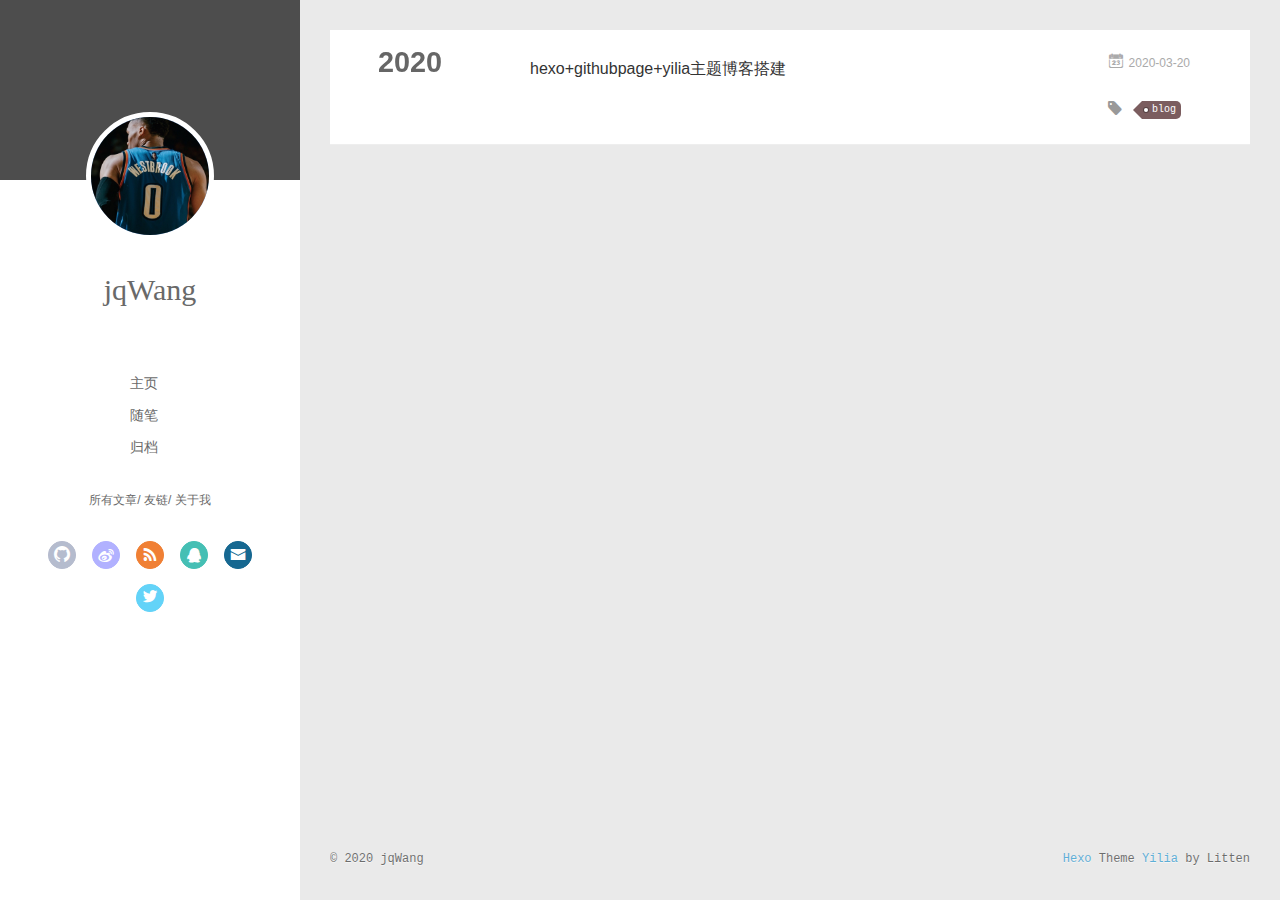
<file: tags/blog/index.html>
<!DOCTYPE html>
<html>
<head>
  <meta charset="utf-8">
  
  <meta name="renderer" content="webkit">
  <meta http-equiv="X-UA-Compatible" content="IE=edge" >
  <link rel="dns-prefetch" href="http://yoursite.com">
  <title>Tag: blog | Winglefall</title>
  <meta name="viewport" content="width=device-width, initial-scale=1, maximum-scale=1">
  <meta property="og:type" content="website">
<meta property="og:title" content="Winglefall">
<meta property="og:url" content="http://yoursite.com/tags/blog/index.html">
<meta property="og:site_name" content="Winglefall">
<meta property="og:locale" content="en_US">
<meta property="article:author" content="jqWang">
<meta name="twitter:card" content="summary">
  
    <link rel="alternative" href="/atom.xml" title="Winglefall" type="application/atom+xml">
  
  
    <link rel="icon" href="/img/1234.png">
  
  <link rel="stylesheet" type="text/css" href="/./main.0cf68a.css">
  <style type="text/css">
  
    #container.show {
      background: linear-gradient(200deg,#ccc,#000);
    }
  </style>
  

  

<meta name="generator" content="Hexo 4.2.0"></head>

<body>
  <div id="container" q-class="show:isCtnShow">
    <canvas id="anm-canvas" class="anm-canvas"></canvas>
    <div class="left-col" q-class="show:isShow">
      
<div class="overlay" style="background: #4d4d4d"></div>
<div class="intrude-less">
	<header id="header" class="inner">
		<a href="/" class="profilepic">
			<img src="/img/123.png" class="js-avatar">
		</a>
		<hgroup>
		  <h1 class="header-author"><a href="/">jqWang</a></h1>
		</hgroup>
		

		<nav class="header-menu">
			<ul>
			
				<li><a href="/">主页</a></li>
	        
				<li><a href="/">随笔</a></li>
	        
				<li><a href="/">归档</a></li>
	        
			</ul>
		</nav>
		<nav class="header-smart-menu">
    		
    			
    			<a q-on="click: openSlider(e, 'innerArchive')" href="javascript:void(0)">所有文章</a>
    			
            
    			
    			<a q-on="click: openSlider(e, 'friends')" href="javascript:void(0)">友链</a>
    			
            
    			
    			<a q-on="click: openSlider(e, 'aboutme')" href="javascript:void(0)">关于我</a>
    			
            
		</nav>
		<nav class="header-nav">
			<div class="social">
				
					<a class="github" target="_blank" href="https://github.com/Thewindrisers" title="github"><i class="icon-github"></i></a>
		        
					<a class="weibo" target="_blank" href="https://www.weibo.com/u/6045707434" title="weibo"><i class="icon-weibo"></i></a>
		        
					<a class="rss" target="_blank" href="#" title="rss"><i class="icon-rss"></i></a>
		        
					<a class="qq" target="_blank" href="http://wpa.qq.com/msgrd?v=3&uin=2604068029&site=qq&menu=yes" title="qq"><i class="icon-qq"></i></a>
		        
					<a class="mail" target="_blank" href="mailto:jqwang0418@gmail.com" title="mail"><i class="icon-mail"></i></a>
		        
					<a class="twitter" target="_blank" href="https://twitter.com/winglefall" title="twitter"><i class="icon-twitter"></i></a>
		        
			</div>
		</nav>
                                  <nav class="header-nav">
    <div class="social">
        
            <a class="github" target="_blank" href="https://github.com/Thewindrisers" title="github"><i class="icon-github"></i></a>
        
            <a class="weibo" target="_blank" href="https://www.weibo.com/u/6045707434" title="weibo"><i class="icon-weibo"></i></a>
        
            <a class="rss" target="_blank" href="#" title="rss"><i class="icon-rss"></i></a>
        
            <a class="qq" target="_blank" href="http://wpa.qq.com/msgrd?v=3&uin=2604068029&site=qq&menu=yes" title="qq"><i class="icon-qq"></i></a>
        
            <a class="mail" target="_blank" href="mailto:jqwang0418@gmail.com" title="mail"><i class="icon-mail"></i></a>
        
            <a class="twitter" target="_blank" href="https://twitter.com/winglefall" title="twitter"><i class="icon-twitter"></i></a>
        
    </div>

    <!--音乐播放插件-->
    <div style="margin-top:30px;">
        <iframe frameborder="no" border="0" marginwidth="0" marginheight="0" width=330 height=86 src="//music.163.com/outchain/player?type=2&id=65766&auto=1&height=66"></iframe>
    </div>
</nav>
	</header>		
</div>

    </div>
    <div class="mid-col" q-class="show:isShow,hide:isShow|isFalse">
      
<nav id="mobile-nav">
  	<div class="overlay js-overlay" style="background: #4d4d4d"></div>
	<div class="btnctn js-mobile-btnctn">
  		<div class="slider-trigger list" q-on="click: openSlider(e)"><i class="icon icon-sort"></i></div>
	</div>
	<div class="intrude-less">
		<header id="header" class="inner">
			<div class="profilepic">
				<img src="/img/123.png" class="js-avatar">
			</div>
			<hgroup>
			  <h1 class="header-author js-header-author">jqWang</h1>
			</hgroup>
			
			
			
				
			
				
			
				
			
			
			
			<nav class="header-nav">
				<div class="social">
					
						<a class="github" target="_blank" href="https://github.com/Thewindrisers" title="github"><i class="icon-github"></i></a>
			        
						<a class="weibo" target="_blank" href="https://www.weibo.com/u/6045707434" title="weibo"><i class="icon-weibo"></i></a>
			        
						<a class="rss" target="_blank" href="#" title="rss"><i class="icon-rss"></i></a>
			        
						<a class="qq" target="_blank" href="http://wpa.qq.com/msgrd?v=3&uin=2604068029&site=qq&menu=yes" title="qq"><i class="icon-qq"></i></a>
			        
						<a class="mail" target="_blank" href="mailto:jqwang0418@gmail.com" title="mail"><i class="icon-mail"></i></a>
			        
						<a class="twitter" target="_blank" href="https://twitter.com/winglefall" title="twitter"><i class="icon-twitter"></i></a>
			        
				</div>
			</nav>

			<nav class="header-menu js-header-menu">
				<ul style="width: 70%">
				
				
					<li style="width: 33.333333333333336%"><a href="/">主页</a></li>
		        
					<li style="width: 33.333333333333336%"><a href="/">随笔</a></li>
		        
					<li style="width: 33.333333333333336%"><a href="/">归档</a></li>
		        
				</ul>
			</nav>
		</header>				
	</div>
	<div class="mobile-mask" style="display:none" q-show="isShow"></div>
</nav>

      <div id="wrapper" class="body-wrap">
        <div class="menu-l">
          <div class="canvas-wrap">
            <canvas data-colors="#eaeaea" data-sectionHeight="100" data-contentId="js-content" id="myCanvas1" class="anm-canvas"></canvas>
          </div>
          <div id="js-content" class="content-ll">
            
  
  
    
    
      
      
      <section class="archives-wrap">
        <div class="archive-year-wrap">
          <a href="/archives/2020" class="archive-year">2020</a>
        </div>
        <div class="archives">
    
    <article class="archive-article archive-type-post">
  <div class="archive-article-inner">
    <header class="archive-article-header">
      	<div class="article-meta">
	      	<a href="/2020/03/20/githubpage+hexo%E5%8D%9A%E5%AE%A2%E6%90%AD%E5%BB%BA/" class="archive-article-date">
  	<time datetime="2020-03-20T09:16:59.000Z" itemprop="datePublished"><i class="icon-calendar icon"></i>2020-03-20</time>
</a>
        </div>
    	 
  
    <h1 itemprop="name">
      <a class="archive-article-title" href="/2020/03/20/githubpage+hexo%E5%8D%9A%E5%AE%A2%E6%90%AD%E5%BB%BA/">hexo+githubpage+yilia主题博客搭建</a>
    </h1>
  

        <div class="article-info info-on-right">
          
	<div class="article-tag tagcloud">
		<i class="icon-price-tags icon"></i>
		<ul class="article-tag-list">
			 
        		<li class="article-tag-list-item">
        			<a href="javascript:void(0)" class="js-tag article-tag-list-link color5">blog</a>
        		</li>
      		
		</ul>
	</div>

          

        </div>
        <div class="clearfix"></div>
    </header>
  </div>
</article>
  
  
    </div></section>
  

    


          </div>
        </div>
      </div>
      <footer id="footer">
  <div class="outer">
    <div id="footer-info">
    	<div class="footer-left">
    		&copy; 2020 jqWang
    	</div>
      	<div class="footer-right">
      		<a href="http://hexo.io/" target="_blank">Hexo</a>  Theme <a href="https://github.com/litten/hexo-theme-yilia" target="_blank">Yilia</a> by Litten
      	</div>
    </div>
  </div>
</footer>
<!--页面点击小红心-->
<script type="text/javascript" src="/love.js"></script>
    </div>
    <script>
	var yiliaConfig = {
		mathjax: false,
		isHome: false,
		isPost: false,
		isArchive: false,
		isTag: true,
		isCategory: false,
		open_in_new: false,
		toc_hide_index: true,
		root: "/",
		innerArchive: true,
		showTags: false
	}
</script>

<script>!function(t){function n(e){if(r[e])return r[e].exports;var i=r[e]={exports:{},id:e,loaded:!1};return t[e].call(i.exports,i,i.exports,n),i.loaded=!0,i.exports}var r={};n.m=t,n.c=r,n.p="./",n(0)}([function(t,n,r){r(195),t.exports=r(191)},function(t,n,r){var e=r(3),i=r(52),o=r(27),u=r(28),c=r(53),f="prototype",a=function(t,n,r){var s,l,h,v,p=t&a.F,d=t&a.G,y=t&a.S,g=t&a.P,b=t&a.B,m=d?e:y?e[n]||(e[n]={}):(e[n]||{})[f],x=d?i:i[n]||(i[n]={}),w=x[f]||(x[f]={});d&&(r=n);for(s in r)l=!p&&m&&void 0!==m[s],h=(l?m:r)[s],v=b&&l?c(h,e):g&&"function"==typeof h?c(Function.call,h):h,m&&u(m,s,h,t&a.U),x[s]!=h&&o(x,s,v),g&&w[s]!=h&&(w[s]=h)};e.core=i,a.F=1,a.G=2,a.S=4,a.P=8,a.B=16,a.W=32,a.U=64,a.R=128,t.exports=a},function(t,n,r){var e=r(6);t.exports=function(t){if(!e(t))throw TypeError(t+" is not an object!");return t}},function(t,n){var r=t.exports="undefined"!=typeof window&&window.Math==Math?window:"undefined"!=typeof self&&self.Math==Math?self:Function("return this")();"number"==typeof __g&&(__g=r)},function(t,n){t.exports=function(t){try{return!!t()}catch(t){return!0}}},function(t,n){var r=t.exports="undefined"!=typeof window&&window.Math==Math?window:"undefined"!=typeof self&&self.Math==Math?self:Function("return this")();"number"==typeof __g&&(__g=r)},function(t,n){t.exports=function(t){return"object"==typeof t?null!==t:"function"==typeof t}},function(t,n,r){var e=r(126)("wks"),i=r(76),o=r(3).Symbol,u="function"==typeof o;(t.exports=function(t){return e[t]||(e[t]=u&&o[t]||(u?o:i)("Symbol."+t))}).store=e},function(t,n){var r={}.hasOwnProperty;t.exports=function(t,n){return r.call(t,n)}},function(t,n,r){var e=r(94),i=r(33);t.exports=function(t){return e(i(t))}},function(t,n,r){t.exports=!r(4)(function(){return 7!=Object.defineProperty({},"a",{get:function(){return 7}}).a})},function(t,n,r){var e=r(2),i=r(167),o=r(50),u=Object.defineProperty;n.f=r(10)?Object.defineProperty:function(t,n,r){if(e(t),n=o(n,!0),e(r),i)try{return u(t,n,r)}catch(t){}if("get"in r||"set"in r)throw TypeError("Accessors not supported!");return"value"in r&&(t[n]=r.value),t}},function(t,n,r){t.exports=!r(18)(function(){return 7!=Object.defineProperty({},"a",{get:function(){return 7}}).a})},function(t,n,r){var e=r(14),i=r(22);t.exports=r(12)?function(t,n,r){return e.f(t,n,i(1,r))}:function(t,n,r){return t[n]=r,t}},function(t,n,r){var e=r(20),i=r(58),o=r(42),u=Object.defineProperty;n.f=r(12)?Object.defineProperty:function(t,n,r){if(e(t),n=o(n,!0),e(r),i)try{return u(t,n,r)}catch(t){}if("get"in r||"set"in r)throw TypeError("Accessors not supported!");return"value"in r&&(t[n]=r.value),t}},function(t,n,r){var e=r(40)("wks"),i=r(23),o=r(5).Symbol,u="function"==typeof o;(t.exports=function(t){return e[t]||(e[t]=u&&o[t]||(u?o:i)("Symbol."+t))}).store=e},function(t,n,r){var e=r(67),i=Math.min;t.exports=function(t){return t>0?i(e(t),9007199254740991):0}},function(t,n,r){var e=r(46);t.exports=function(t){return Object(e(t))}},function(t,n){t.exports=function(t){try{return!!t()}catch(t){return!0}}},function(t,n,r){var e=r(63),i=r(34);t.exports=Object.keys||function(t){return e(t,i)}},function(t,n,r){var e=r(21);t.exports=function(t){if(!e(t))throw TypeError(t+" is not an object!");return t}},function(t,n){t.exports=function(t){return"object"==typeof t?null!==t:"function"==typeof t}},function(t,n){t.exports=function(t,n){return{enumerable:!(1&t),configurable:!(2&t),writable:!(4&t),value:n}}},function(t,n){var r=0,e=Math.random();t.exports=function(t){return"Symbol(".concat(void 0===t?"":t,")_",(++r+e).toString(36))}},function(t,n){var r={}.hasOwnProperty;t.exports=function(t,n){return r.call(t,n)}},function(t,n){var r=t.exports={version:"2.4.0"};"number"==typeof __e&&(__e=r)},function(t,n){t.exports=function(t){if("function"!=typeof t)throw TypeError(t+" is not a function!");return t}},function(t,n,r){var e=r(11),i=r(66);t.exports=r(10)?function(t,n,r){return e.f(t,n,i(1,r))}:function(t,n,r){return t[n]=r,t}},function(t,n,r){var e=r(3),i=r(27),o=r(24),u=r(76)("src"),c="toString",f=Function[c],a=(""+f).split(c);r(52).inspectSource=function(t){return f.call(t)},(t.exports=function(t,n,r,c){var f="function"==typeof r;f&&(o(r,"name")||i(r,"name",n)),t[n]!==r&&(f&&(o(r,u)||i(r,u,t[n]?""+t[n]:a.join(String(n)))),t===e?t[n]=r:c?t[n]?t[n]=r:i(t,n,r):(delete t[n],i(t,n,r)))})(Function.prototype,c,function(){return"function"==typeof this&&this[u]||f.call(this)})},function(t,n,r){var e=r(1),i=r(4),o=r(46),u=function(t,n,r,e){var i=String(o(t)),u="<"+n;return""!==r&&(u+=" "+r+'="'+String(e).replace(/"/g,"&quot;")+'"'),u+">"+i+"</"+n+">"};t.exports=function(t,n){var r={};r[t]=n(u),e(e.P+e.F*i(function(){var n=""[t]('"');return n!==n.toLowerCase()||n.split('"').length>3}),"String",r)}},function(t,n,r){var e=r(115),i=r(46);t.exports=function(t){return e(i(t))}},function(t,n,r){var e=r(116),i=r(66),o=r(30),u=r(50),c=r(24),f=r(167),a=Object.getOwnPropertyDescriptor;n.f=r(10)?a:function(t,n){if(t=o(t),n=u(n,!0),f)try{return a(t,n)}catch(t){}if(c(t,n))return i(!e.f.call(t,n),t[n])}},function(t,n,r){var e=r(24),i=r(17),o=r(145)("IE_PROTO"),u=Object.prototype;t.exports=Object.getPrototypeOf||function(t){return t=i(t),e(t,o)?t[o]:"function"==typeof t.constructor&&t instanceof t.constructor?t.constructor.prototype:t instanceof Object?u:null}},function(t,n){t.exports=function(t){if(void 0==t)throw TypeError("Can't call method on  "+t);return t}},function(t,n){t.exports="constructor,hasOwnProperty,isPrototypeOf,propertyIsEnumerable,toLocaleString,toString,valueOf".split(",")},function(t,n){t.exports={}},function(t,n){t.exports=!0},function(t,n){n.f={}.propertyIsEnumerable},function(t,n,r){var e=r(14).f,i=r(8),o=r(15)("toStringTag");t.exports=function(t,n,r){t&&!i(t=r?t:t.prototype,o)&&e(t,o,{configurable:!0,value:n})}},function(t,n,r){var e=r(40)("keys"),i=r(23);t.exports=function(t){return e[t]||(e[t]=i(t))}},function(t,n,r){var e=r(5),i="__core-js_shared__",o=e[i]||(e[i]={});t.exports=function(t){return o[t]||(o[t]={})}},function(t,n){var r=Math.ceil,e=Math.floor;t.exports=function(t){return isNaN(t=+t)?0:(t>0?e:r)(t)}},function(t,n,r){var e=r(21);t.exports=function(t,n){if(!e(t))return t;var r,i;if(n&&"function"==typeof(r=t.toString)&&!e(i=r.call(t)))return i;if("function"==typeof(r=t.valueOf)&&!e(i=r.call(t)))return i;if(!n&&"function"==typeof(r=t.toString)&&!e(i=r.call(t)))return i;throw TypeError("Can't convert object to primitive value")}},function(t,n,r){var e=r(5),i=r(25),o=r(36),u=r(44),c=r(14).f;t.exports=function(t){var n=i.Symbol||(i.Symbol=o?{}:e.Symbol||{});"_"==t.charAt(0)||t in n||c(n,t,{value:u.f(t)})}},function(t,n,r){n.f=r(15)},function(t,n){var r={}.toString;t.exports=function(t){return r.call(t).slice(8,-1)}},function(t,n){t.exports=function(t){if(void 0==t)throw TypeError("Can't call method on  "+t);return t}},function(t,n,r){var e=r(4);t.exports=function(t,n){return!!t&&e(function(){n?t.call(null,function(){},1):t.call(null)})}},function(t,n,r){var e=r(53),i=r(115),o=r(17),u=r(16),c=r(203);t.exports=function(t,n){var r=1==t,f=2==t,a=3==t,s=4==t,l=6==t,h=5==t||l,v=n||c;return function(n,c,p){for(var d,y,g=o(n),b=i(g),m=e(c,p,3),x=u(b.length),w=0,S=r?v(n,x):f?v(n,0):void 0;x>w;w++)if((h||w in b)&&(d=b[w],y=m(d,w,g),t))if(r)S[w]=y;else if(y)switch(t){case 3:return!0;case 5:return d;case 6:return w;case 2:S.push(d)}else if(s)return!1;return l?-1:a||s?s:S}}},function(t,n,r){var e=r(1),i=r(52),o=r(4);t.exports=function(t,n){var r=(i.Object||{})[t]||Object[t],u={};u[t]=n(r),e(e.S+e.F*o(function(){r(1)}),"Object",u)}},function(t,n,r){var e=r(6);t.exports=function(t,n){if(!e(t))return t;var r,i;if(n&&"function"==typeof(r=t.toString)&&!e(i=r.call(t)))return i;if("function"==typeof(r=t.valueOf)&&!e(i=r.call(t)))return i;if(!n&&"function"==typeof(r=t.toString)&&!e(i=r.call(t)))return i;throw TypeError("Can't convert object to primitive value")}},function(t,n,r){var e=r(5),i=r(25),o=r(91),u=r(13),c="prototype",f=function(t,n,r){var a,s,l,h=t&f.F,v=t&f.G,p=t&f.S,d=t&f.P,y=t&f.B,g=t&f.W,b=v?i:i[n]||(i[n]={}),m=b[c],x=v?e:p?e[n]:(e[n]||{})[c];v&&(r=n);for(a in r)(s=!h&&x&&void 0!==x[a])&&a in b||(l=s?x[a]:r[a],b[a]=v&&"function"!=typeof x[a]?r[a]:y&&s?o(l,e):g&&x[a]==l?function(t){var n=function(n,r,e){if(this instanceof t){switch(arguments.length){case 0:return new t;case 1:return new t(n);case 2:return new t(n,r)}return new t(n,r,e)}return t.apply(this,arguments)};return n[c]=t[c],n}(l):d&&"function"==typeof l?o(Function.call,l):l,d&&((b.virtual||(b.virtual={}))[a]=l,t&f.R&&m&&!m[a]&&u(m,a,l)))};f.F=1,f.G=2,f.S=4,f.P=8,f.B=16,f.W=32,f.U=64,f.R=128,t.exports=f},function(t,n){var r=t.exports={version:"2.4.0"};"number"==typeof __e&&(__e=r)},function(t,n,r){var e=r(26);t.exports=function(t,n,r){if(e(t),void 0===n)return t;switch(r){case 1:return function(r){return t.call(n,r)};case 2:return function(r,e){return t.call(n,r,e)};case 3:return function(r,e,i){return t.call(n,r,e,i)}}return function(){return t.apply(n,arguments)}}},function(t,n,r){var e=r(183),i=r(1),o=r(126)("metadata"),u=o.store||(o.store=new(r(186))),c=function(t,n,r){var i=u.get(t);if(!i){if(!r)return;u.set(t,i=new e)}var o=i.get(n);if(!o){if(!r)return;i.set(n,o=new e)}return o},f=function(t,n,r){var e=c(n,r,!1);return void 0!==e&&e.has(t)},a=function(t,n,r){var e=c(n,r,!1);return void 0===e?void 0:e.get(t)},s=function(t,n,r,e){c(r,e,!0).set(t,n)},l=function(t,n){var r=c(t,n,!1),e=[];return r&&r.forEach(function(t,n){e.push(n)}),e},h=function(t){return void 0===t||"symbol"==typeof t?t:String(t)},v=function(t){i(i.S,"Reflect",t)};t.exports={store:u,map:c,has:f,get:a,set:s,keys:l,key:h,exp:v}},function(t,n,r){"use strict";if(r(10)){var e=r(69),i=r(3),o=r(4),u=r(1),c=r(127),f=r(152),a=r(53),s=r(68),l=r(66),h=r(27),v=r(73),p=r(67),d=r(16),y=r(75),g=r(50),b=r(24),m=r(180),x=r(114),w=r(6),S=r(17),_=r(137),O=r(70),E=r(32),P=r(71).f,j=r(154),F=r(76),M=r(7),A=r(48),N=r(117),T=r(146),I=r(155),k=r(80),L=r(123),R=r(74),C=r(130),D=r(160),U=r(11),W=r(31),G=U.f,B=W.f,V=i.RangeError,z=i.TypeError,q=i.Uint8Array,K="ArrayBuffer",J="Shared"+K,Y="BYTES_PER_ELEMENT",H="prototype",$=Array[H],X=f.ArrayBuffer,Q=f.DataView,Z=A(0),tt=A(2),nt=A(3),rt=A(4),et=A(5),it=A(6),ot=N(!0),ut=N(!1),ct=I.values,ft=I.keys,at=I.entries,st=$.lastIndexOf,lt=$.reduce,ht=$.reduceRight,vt=$.join,pt=$.sort,dt=$.slice,yt=$.toString,gt=$.toLocaleString,bt=M("iterator"),mt=M("toStringTag"),xt=F("typed_constructor"),wt=F("def_constructor"),St=c.CONSTR,_t=c.TYPED,Ot=c.VIEW,Et="Wrong length!",Pt=A(1,function(t,n){return Tt(T(t,t[wt]),n)}),jt=o(function(){return 1===new q(new Uint16Array([1]).buffer)[0]}),Ft=!!q&&!!q[H].set&&o(function(){new q(1).set({})}),Mt=function(t,n){if(void 0===t)throw z(Et);var r=+t,e=d(t);if(n&&!m(r,e))throw V(Et);return e},At=function(t,n){var r=p(t);if(r<0||r%n)throw V("Wrong offset!");return r},Nt=function(t){if(w(t)&&_t in t)return t;throw z(t+" is not a typed array!")},Tt=function(t,n){if(!(w(t)&&xt in t))throw z("It is not a typed array constructor!");return new t(n)},It=function(t,n){return kt(T(t,t[wt]),n)},kt=function(t,n){for(var r=0,e=n.length,i=Tt(t,e);e>r;)i[r]=n[r++];return i},Lt=function(t,n,r){G(t,n,{get:function(){return this._d[r]}})},Rt=function(t){var n,r,e,i,o,u,c=S(t),f=arguments.length,s=f>1?arguments[1]:void 0,l=void 0!==s,h=j(c);if(void 0!=h&&!_(h)){for(u=h.call(c),e=[],n=0;!(o=u.next()).done;n++)e.push(o.value);c=e}for(l&&f>2&&(s=a(s,arguments[2],2)),n=0,r=d(c.length),i=Tt(this,r);r>n;n++)i[n]=l?s(c[n],n):c[n];return i},Ct=function(){for(var t=0,n=arguments.length,r=Tt(this,n);n>t;)r[t]=arguments[t++];return r},Dt=!!q&&o(function(){gt.call(new q(1))}),Ut=function(){return gt.apply(Dt?dt.call(Nt(this)):Nt(this),arguments)},Wt={copyWithin:function(t,n){return D.call(Nt(this),t,n,arguments.length>2?arguments[2]:void 0)},every:function(t){return rt(Nt(this),t,arguments.length>1?arguments[1]:void 0)},fill:function(t){return C.apply(Nt(this),arguments)},filter:function(t){return It(this,tt(Nt(this),t,arguments.length>1?arguments[1]:void 0))},find:function(t){return et(Nt(this),t,arguments.length>1?arguments[1]:void 0)},findIndex:function(t){return it(Nt(this),t,arguments.length>1?arguments[1]:void 0)},forEach:function(t){Z(Nt(this),t,arguments.length>1?arguments[1]:void 0)},indexOf:function(t){return ut(Nt(this),t,arguments.length>1?arguments[1]:void 0)},includes:function(t){return ot(Nt(this),t,arguments.length>1?arguments[1]:void 0)},join:function(t){return vt.apply(Nt(this),arguments)},lastIndexOf:function(t){return st.apply(Nt(this),arguments)},map:function(t){return Pt(Nt(this),t,arguments.length>1?arguments[1]:void 0)},reduce:function(t){return lt.apply(Nt(this),arguments)},reduceRight:function(t){return ht.apply(Nt(this),arguments)},reverse:function(){for(var t,n=this,r=Nt(n).length,e=Math.floor(r/2),i=0;i<e;)t=n[i],n[i++]=n[--r],n[r]=t;return n},some:function(t){return nt(Nt(this),t,arguments.length>1?arguments[1]:void 0)},sort:function(t){return pt.call(Nt(this),t)},subarray:function(t,n){var r=Nt(this),e=r.length,i=y(t,e);return new(T(r,r[wt]))(r.buffer,r.byteOffset+i*r.BYTES_PER_ELEMENT,d((void 0===n?e:y(n,e))-i))}},Gt=function(t,n){return It(this,dt.call(Nt(this),t,n))},Bt=function(t){Nt(this);var n=At(arguments[1],1),r=this.length,e=S(t),i=d(e.length),o=0;if(i+n>r)throw V(Et);for(;o<i;)this[n+o]=e[o++]},Vt={entries:function(){return at.call(Nt(this))},keys:function(){return ft.call(Nt(this))},values:function(){return ct.call(Nt(this))}},zt=function(t,n){return w(t)&&t[_t]&&"symbol"!=typeof n&&n in t&&String(+n)==String(n)},qt=function(t,n){return zt(t,n=g(n,!0))?l(2,t[n]):B(t,n)},Kt=function(t,n,r){return!(zt(t,n=g(n,!0))&&w(r)&&b(r,"value"))||b(r,"get")||b(r,"set")||r.configurable||b(r,"writable")&&!r.writable||b(r,"enumerable")&&!r.enumerable?G(t,n,r):(t[n]=r.value,t)};St||(W.f=qt,U.f=Kt),u(u.S+u.F*!St,"Object",{getOwnPropertyDescriptor:qt,defineProperty:Kt}),o(function(){yt.call({})})&&(yt=gt=function(){return vt.call(this)});var Jt=v({},Wt);v(Jt,Vt),h(Jt,bt,Vt.values),v(Jt,{slice:Gt,set:Bt,constructor:function(){},toString:yt,toLocaleString:Ut}),Lt(Jt,"buffer","b"),Lt(Jt,"byteOffset","o"),Lt(Jt,"byteLength","l"),Lt(Jt,"length","e"),G(Jt,mt,{get:function(){return this[_t]}}),t.exports=function(t,n,r,f){f=!!f;var a=t+(f?"Clamped":"")+"Array",l="Uint8Array"!=a,v="get"+t,p="set"+t,y=i[a],g=y||{},b=y&&E(y),m=!y||!c.ABV,S={},_=y&&y[H],j=function(t,r){var e=t._d;return e.v[v](r*n+e.o,jt)},F=function(t,r,e){var i=t._d;f&&(e=(e=Math.round(e))<0?0:e>255?255:255&e),i.v[p](r*n+i.o,e,jt)},M=function(t,n){G(t,n,{get:function(){return j(this,n)},set:function(t){return F(this,n,t)},enumerable:!0})};m?(y=r(function(t,r,e,i){s(t,y,a,"_d");var o,u,c,f,l=0,v=0;if(w(r)){if(!(r instanceof X||(f=x(r))==K||f==J))return _t in r?kt(y,r):Rt.call(y,r);o=r,v=At(e,n);var p=r.byteLength;if(void 0===i){if(p%n)throw V(Et);if((u=p-v)<0)throw V(Et)}else if((u=d(i)*n)+v>p)throw V(Et);c=u/n}else c=Mt(r,!0),u=c*n,o=new X(u);for(h(t,"_d",{b:o,o:v,l:u,e:c,v:new Q(o)});l<c;)M(t,l++)}),_=y[H]=O(Jt),h(_,"constructor",y)):L(function(t){new y(null),new y(t)},!0)||(y=r(function(t,r,e,i){s(t,y,a);var o;return w(r)?r instanceof X||(o=x(r))==K||o==J?void 0!==i?new g(r,At(e,n),i):void 0!==e?new g(r,At(e,n)):new g(r):_t in r?kt(y,r):Rt.call(y,r):new g(Mt(r,l))}),Z(b!==Function.prototype?P(g).concat(P(b)):P(g),function(t){t in y||h(y,t,g[t])}),y[H]=_,e||(_.constructor=y));var A=_[bt],N=!!A&&("values"==A.name||void 0==A.name),T=Vt.values;h(y,xt,!0),h(_,_t,a),h(_,Ot,!0),h(_,wt,y),(f?new y(1)[mt]==a:mt in _)||G(_,mt,{get:function(){return a}}),S[a]=y,u(u.G+u.W+u.F*(y!=g),S),u(u.S,a,{BYTES_PER_ELEMENT:n,from:Rt,of:Ct}),Y in _||h(_,Y,n),u(u.P,a,Wt),R(a),u(u.P+u.F*Ft,a,{set:Bt}),u(u.P+u.F*!N,a,Vt),u(u.P+u.F*(_.toString!=yt),a,{toString:yt}),u(u.P+u.F*o(function(){new y(1).slice()}),a,{slice:Gt}),u(u.P+u.F*(o(function(){return[1,2].toLocaleString()!=new y([1,2]).toLocaleString()})||!o(function(){_.toLocaleString.call([1,2])})),a,{toLocaleString:Ut}),k[a]=N?A:T,e||N||h(_,bt,T)}}else t.exports=function(){}},function(t,n){var r={}.toString;t.exports=function(t){return r.call(t).slice(8,-1)}},function(t,n,r){var e=r(21),i=r(5).document,o=e(i)&&e(i.createElement);t.exports=function(t){return o?i.createElement(t):{}}},function(t,n,r){t.exports=!r(12)&&!r(18)(function(){return 7!=Object.defineProperty(r(57)("div"),"a",{get:function(){return 7}}).a})},function(t,n,r){"use strict";var e=r(36),i=r(51),o=r(64),u=r(13),c=r(8),f=r(35),a=r(96),s=r(38),l=r(103),h=r(15)("iterator"),v=!([].keys&&"next"in[].keys()),p="keys",d="values",y=function(){return this};t.exports=function(t,n,r,g,b,m,x){a(r,n,g);var w,S,_,O=function(t){if(!v&&t in F)return F[t];switch(t){case p:case d:return function(){return new r(this,t)}}return function(){return new r(this,t)}},E=n+" Iterator",P=b==d,j=!1,F=t.prototype,M=F[h]||F["@@iterator"]||b&&F[b],A=M||O(b),N=b?P?O("entries"):A:void 0,T="Array"==n?F.entries||M:M;if(T&&(_=l(T.call(new t)))!==Object.prototype&&(s(_,E,!0),e||c(_,h)||u(_,h,y)),P&&M&&M.name!==d&&(j=!0,A=function(){return M.call(this)}),e&&!x||!v&&!j&&F[h]||u(F,h,A),f[n]=A,f[E]=y,b)if(w={values:P?A:O(d),keys:m?A:O(p),entries:N},x)for(S in w)S in F||o(F,S,w[S]);else i(i.P+i.F*(v||j),n,w);return w}},function(t,n,r){var e=r(20),i=r(100),o=r(34),u=r(39)("IE_PROTO"),c=function(){},f="prototype",a=function(){var t,n=r(57)("iframe"),e=o.length;for(n.style.display="none",r(93).appendChild(n),n.src="javascript:",t=n.contentWindow.document,t.open(),t.write("<script>document.F=Object<\/script>"),t.close(),a=t.F;e--;)delete a[f][o[e]];return a()};t.exports=Object.create||function(t,n){var r;return null!==t?(c[f]=e(t),r=new c,c[f]=null,r[u]=t):r=a(),void 0===n?r:i(r,n)}},function(t,n,r){var e=r(63),i=r(34).concat("length","prototype");n.f=Object.getOwnPropertyNames||function(t){return e(t,i)}},function(t,n){n.f=Object.getOwnPropertySymbols},function(t,n,r){var e=r(8),i=r(9),o=r(90)(!1),u=r(39)("IE_PROTO");t.exports=function(t,n){var r,c=i(t),f=0,a=[];for(r in c)r!=u&&e(c,r)&&a.push(r);for(;n.length>f;)e(c,r=n[f++])&&(~o(a,r)||a.push(r));return a}},function(t,n,r){t.exports=r(13)},function(t,n,r){var e=r(76)("meta"),i=r(6),o=r(24),u=r(11).f,c=0,f=Object.isExtensible||function(){return!0},a=!r(4)(function(){return f(Object.preventExtensions({}))}),s=function(t){u(t,e,{value:{i:"O"+ ++c,w:{}}})},l=function(t,n){if(!i(t))return"symbol"==typeof t?t:("string"==typeof t?"S":"P")+t;if(!o(t,e)){if(!f(t))return"F";if(!n)return"E";s(t)}return t[e].i},h=function(t,n){if(!o(t,e)){if(!f(t))return!0;if(!n)return!1;s(t)}return t[e].w},v=function(t){return a&&p.NEED&&f(t)&&!o(t,e)&&s(t),t},p=t.exports={KEY:e,NEED:!1,fastKey:l,getWeak:h,onFreeze:v}},function(t,n){t.exports=function(t,n){return{enumerable:!(1&t),configurable:!(2&t),writable:!(4&t),value:n}}},function(t,n){var r=Math.ceil,e=Math.floor;t.exports=function(t){return isNaN(t=+t)?0:(t>0?e:r)(t)}},function(t,n){t.exports=function(t,n,r,e){if(!(t instanceof n)||void 0!==e&&e in t)throw TypeError(r+": incorrect invocation!");return t}},function(t,n){t.exports=!1},function(t,n,r){var e=r(2),i=r(173),o=r(133),u=r(145)("IE_PROTO"),c=function(){},f="prototype",a=function(){var t,n=r(132)("iframe"),e=o.length;for(n.style.display="none",r(135).appendChild(n),n.src="javascript:",t=n.contentWindow.document,t.open(),t.write("<script>document.F=Object<\/script>"),t.close(),a=t.F;e--;)delete a[f][o[e]];return a()};t.exports=Object.create||function(t,n){var r;return null!==t?(c[f]=e(t),r=new c,c[f]=null,r[u]=t):r=a(),void 0===n?r:i(r,n)}},function(t,n,r){var e=r(175),i=r(133).concat("length","prototype");n.f=Object.getOwnPropertyNames||function(t){return e(t,i)}},function(t,n,r){var e=r(175),i=r(133);t.exports=Object.keys||function(t){return e(t,i)}},function(t,n,r){var e=r(28);t.exports=function(t,n,r){for(var i in n)e(t,i,n[i],r);return t}},function(t,n,r){"use strict";var e=r(3),i=r(11),o=r(10),u=r(7)("species");t.exports=function(t){var n=e[t];o&&n&&!n[u]&&i.f(n,u,{configurable:!0,get:function(){return this}})}},function(t,n,r){var e=r(67),i=Math.max,o=Math.min;t.exports=function(t,n){return t=e(t),t<0?i(t+n,0):o(t,n)}},function(t,n){var r=0,e=Math.random();t.exports=function(t){return"Symbol(".concat(void 0===t?"":t,")_",(++r+e).toString(36))}},function(t,n,r){var e=r(33);t.exports=function(t){return Object(e(t))}},function(t,n,r){var e=r(7)("unscopables"),i=Array.prototype;void 0==i[e]&&r(27)(i,e,{}),t.exports=function(t){i[e][t]=!0}},function(t,n,r){var e=r(53),i=r(169),o=r(137),u=r(2),c=r(16),f=r(154),a={},s={},n=t.exports=function(t,n,r,l,h){var v,p,d,y,g=h?function(){return t}:f(t),b=e(r,l,n?2:1),m=0;if("function"!=typeof g)throw TypeError(t+" is not iterable!");if(o(g)){for(v=c(t.length);v>m;m++)if((y=n?b(u(p=t[m])[0],p[1]):b(t[m]))===a||y===s)return y}else for(d=g.call(t);!(p=d.next()).done;)if((y=i(d,b,p.value,n))===a||y===s)return y};n.BREAK=a,n.RETURN=s},function(t,n){t.exports={}},function(t,n,r){var e=r(11).f,i=r(24),o=r(7)("toStringTag");t.exports=function(t,n,r){t&&!i(t=r?t:t.prototype,o)&&e(t,o,{configurable:!0,value:n})}},function(t,n,r){var e=r(1),i=r(46),o=r(4),u=r(150),c="["+u+"]",f="​",a=RegExp("^"+c+c+"*"),s=RegExp(c+c+"*$"),l=function(t,n,r){var i={},c=o(function(){return!!u[t]()||f[t]()!=f}),a=i[t]=c?n(h):u[t];r&&(i[r]=a),e(e.P+e.F*c,"String",i)},h=l.trim=function(t,n){return t=String(i(t)),1&n&&(t=t.replace(a,"")),2&n&&(t=t.replace(s,"")),t};t.exports=l},function(t,n,r){t.exports={default:r(86),__esModule:!0}},function(t,n,r){t.exports={default:r(87),__esModule:!0}},function(t,n,r){"use strict";function e(t){return t&&t.__esModule?t:{default:t}}n.__esModule=!0;var i=r(84),o=e(i),u=r(83),c=e(u),f="function"==typeof c.default&&"symbol"==typeof o.default?function(t){return typeof t}:function(t){return t&&"function"==typeof c.default&&t.constructor===c.default&&t!==c.default.prototype?"symbol":typeof t};n.default="function"==typeof c.default&&"symbol"===f(o.default)?function(t){return void 0===t?"undefined":f(t)}:function(t){return t&&"function"==typeof c.default&&t.constructor===c.default&&t!==c.default.prototype?"symbol":void 0===t?"undefined":f(t)}},function(t,n,r){r(110),r(108),r(111),r(112),t.exports=r(25).Symbol},function(t,n,r){r(109),r(113),t.exports=r(44).f("iterator")},function(t,n){t.exports=function(t){if("function"!=typeof t)throw TypeError(t+" is not a function!");return t}},function(t,n){t.exports=function(){}},function(t,n,r){var e=r(9),i=r(106),o=r(105);t.exports=function(t){return function(n,r,u){var c,f=e(n),a=i(f.length),s=o(u,a);if(t&&r!=r){for(;a>s;)if((c=f[s++])!=c)return!0}else for(;a>s;s++)if((t||s in f)&&f[s]===r)return t||s||0;return!t&&-1}}},function(t,n,r){var e=r(88);t.exports=function(t,n,r){if(e(t),void 0===n)return t;switch(r){case 1:return function(r){return t.call(n,r)};case 2:return function(r,e){return t.call(n,r,e)};case 3:return function(r,e,i){return t.call(n,r,e,i)}}return function(){return t.apply(n,arguments)}}},function(t,n,r){var e=r(19),i=r(62),o=r(37);t.exports=function(t){var n=e(t),r=i.f;if(r)for(var u,c=r(t),f=o.f,a=0;c.length>a;)f.call(t,u=c[a++])&&n.push(u);return n}},function(t,n,r){t.exports=r(5).document&&document.documentElement},function(t,n,r){var e=r(56);t.exports=Object("z").propertyIsEnumerable(0)?Object:function(t){return"String"==e(t)?t.split(""):Object(t)}},function(t,n,r){var e=r(56);t.exports=Array.isArray||function(t){return"Array"==e(t)}},function(t,n,r){"use strict";var e=r(60),i=r(22),o=r(38),u={};r(13)(u,r(15)("iterator"),function(){return this}),t.exports=function(t,n,r){t.prototype=e(u,{next:i(1,r)}),o(t,n+" Iterator")}},function(t,n){t.exports=function(t,n){return{value:n,done:!!t}}},function(t,n,r){var e=r(19),i=r(9);t.exports=function(t,n){for(var r,o=i(t),u=e(o),c=u.length,f=0;c>f;)if(o[r=u[f++]]===n)return r}},function(t,n,r){var e=r(23)("meta"),i=r(21),o=r(8),u=r(14).f,c=0,f=Object.isExtensible||function(){return!0},a=!r(18)(function(){return f(Object.preventExtensions({}))}),s=function(t){u(t,e,{value:{i:"O"+ ++c,w:{}}})},l=function(t,n){if(!i(t))return"symbol"==typeof t?t:("string"==typeof t?"S":"P")+t;if(!o(t,e)){if(!f(t))return"F";if(!n)return"E";s(t)}return t[e].i},h=function(t,n){if(!o(t,e)){if(!f(t))return!0;if(!n)return!1;s(t)}return t[e].w},v=function(t){return a&&p.NEED&&f(t)&&!o(t,e)&&s(t),t},p=t.exports={KEY:e,NEED:!1,fastKey:l,getWeak:h,onFreeze:v}},function(t,n,r){var e=r(14),i=r(20),o=r(19);t.exports=r(12)?Object.defineProperties:function(t,n){i(t);for(var r,u=o(n),c=u.length,f=0;c>f;)e.f(t,r=u[f++],n[r]);return t}},function(t,n,r){var e=r(37),i=r(22),o=r(9),u=r(42),c=r(8),f=r(58),a=Object.getOwnPropertyDescriptor;n.f=r(12)?a:function(t,n){if(t=o(t),n=u(n,!0),f)try{return a(t,n)}catch(t){}if(c(t,n))return i(!e.f.call(t,n),t[n])}},function(t,n,r){var e=r(9),i=r(61).f,o={}.toString,u="object"==typeof window&&window&&Object.getOwnPropertyNames?Object.getOwnPropertyNames(window):[],c=function(t){try{return i(t)}catch(t){return u.slice()}};t.exports.f=function(t){return u&&"[object Window]"==o.call(t)?c(t):i(e(t))}},function(t,n,r){var e=r(8),i=r(77),o=r(39)("IE_PROTO"),u=Object.prototype;t.exports=Object.getPrototypeOf||function(t){return t=i(t),e(t,o)?t[o]:"function"==typeof t.constructor&&t instanceof t.constructor?t.constructor.prototype:t instanceof Object?u:null}},function(t,n,r){var e=r(41),i=r(33);t.exports=function(t){return function(n,r){var o,u,c=String(i(n)),f=e(r),a=c.length;return f<0||f>=a?t?"":void 0:(o=c.charCodeAt(f),o<55296||o>56319||f+1===a||(u=c.charCodeAt(f+1))<56320||u>57343?t?c.charAt(f):o:t?c.slice(f,f+2):u-56320+(o-55296<<10)+65536)}}},function(t,n,r){var e=r(41),i=Math.max,o=Math.min;t.exports=function(t,n){return t=e(t),t<0?i(t+n,0):o(t,n)}},function(t,n,r){var e=r(41),i=Math.min;t.exports=function(t){return t>0?i(e(t),9007199254740991):0}},function(t,n,r){"use strict";var e=r(89),i=r(97),o=r(35),u=r(9);t.exports=r(59)(Array,"Array",function(t,n){this._t=u(t),this._i=0,this._k=n},function(){var t=this._t,n=this._k,r=this._i++;return!t||r>=t.length?(this._t=void 0,i(1)):"keys"==n?i(0,r):"values"==n?i(0,t[r]):i(0,[r,t[r]])},"values"),o.Arguments=o.Array,e("keys"),e("values"),e("entries")},function(t,n){},function(t,n,r){"use strict";var e=r(104)(!0);r(59)(String,"String",function(t){this._t=String(t),this._i=0},function(){var t,n=this._t,r=this._i;return r>=n.length?{value:void 0,done:!0}:(t=e(n,r),this._i+=t.length,{value:t,done:!1})})},function(t,n,r){"use strict";var e=r(5),i=r(8),o=r(12),u=r(51),c=r(64),f=r(99).KEY,a=r(18),s=r(40),l=r(38),h=r(23),v=r(15),p=r(44),d=r(43),y=r(98),g=r(92),b=r(95),m=r(20),x=r(9),w=r(42),S=r(22),_=r(60),O=r(102),E=r(101),P=r(14),j=r(19),F=E.f,M=P.f,A=O.f,N=e.Symbol,T=e.JSON,I=T&&T.stringify,k="prototype",L=v("_hidden"),R=v("toPrimitive"),C={}.propertyIsEnumerable,D=s("symbol-registry"),U=s("symbols"),W=s("op-symbols"),G=Object[k],B="function"==typeof N,V=e.QObject,z=!V||!V[k]||!V[k].findChild,q=o&&a(function(){return 7!=_(M({},"a",{get:function(){return M(this,"a",{value:7}).a}})).a})?function(t,n,r){var e=F(G,n);e&&delete G[n],M(t,n,r),e&&t!==G&&M(G,n,e)}:M,K=function(t){var n=U[t]=_(N[k]);return n._k=t,n},J=B&&"symbol"==typeof N.iterator?function(t){return"symbol"==typeof t}:function(t){return t instanceof N},Y=function(t,n,r){return t===G&&Y(W,n,r),m(t),n=w(n,!0),m(r),i(U,n)?(r.enumerable?(i(t,L)&&t[L][n]&&(t[L][n]=!1),r=_(r,{enumerable:S(0,!1)})):(i(t,L)||M(t,L,S(1,{})),t[L][n]=!0),q(t,n,r)):M(t,n,r)},H=function(t,n){m(t);for(var r,e=g(n=x(n)),i=0,o=e.length;o>i;)Y(t,r=e[i++],n[r]);return t},$=function(t,n){return void 0===n?_(t):H(_(t),n)},X=function(t){var n=C.call(this,t=w(t,!0));return!(this===G&&i(U,t)&&!i(W,t))&&(!(n||!i(this,t)||!i(U,t)||i(this,L)&&this[L][t])||n)},Q=function(t,n){if(t=x(t),n=w(n,!0),t!==G||!i(U,n)||i(W,n)){var r=F(t,n);return!r||!i(U,n)||i(t,L)&&t[L][n]||(r.enumerable=!0),r}},Z=function(t){for(var n,r=A(x(t)),e=[],o=0;r.length>o;)i(U,n=r[o++])||n==L||n==f||e.push(n);return e},tt=function(t){for(var n,r=t===G,e=A(r?W:x(t)),o=[],u=0;e.length>u;)!i(U,n=e[u++])||r&&!i(G,n)||o.push(U[n]);return o};B||(N=function(){if(this instanceof N)throw TypeError("Symbol is not a constructor!");var t=h(arguments.length>0?arguments[0]:void 0),n=function(r){this===G&&n.call(W,r),i(this,L)&&i(this[L],t)&&(this[L][t]=!1),q(this,t,S(1,r))};return o&&z&&q(G,t,{configurable:!0,set:n}),K(t)},c(N[k],"toString",function(){return this._k}),E.f=Q,P.f=Y,r(61).f=O.f=Z,r(37).f=X,r(62).f=tt,o&&!r(36)&&c(G,"propertyIsEnumerable",X,!0),p.f=function(t){return K(v(t))}),u(u.G+u.W+u.F*!B,{Symbol:N});for(var nt="hasInstance,isConcatSpreadable,iterator,match,replace,search,species,split,toPrimitive,toStringTag,unscopables".split(","),rt=0;nt.length>rt;)v(nt[rt++]);for(var nt=j(v.store),rt=0;nt.length>rt;)d(nt[rt++]);u(u.S+u.F*!B,"Symbol",{for:function(t){return i(D,t+="")?D[t]:D[t]=N(t)},keyFor:function(t){if(J(t))return y(D,t);throw TypeError(t+" is not a symbol!")},useSetter:function(){z=!0},useSimple:function(){z=!1}}),u(u.S+u.F*!B,"Object",{create:$,defineProperty:Y,defineProperties:H,getOwnPropertyDescriptor:Q,getOwnPropertyNames:Z,getOwnPropertySymbols:tt}),T&&u(u.S+u.F*(!B||a(function(){var t=N();return"[null]"!=I([t])||"{}"!=I({a:t})||"{}"!=I(Object(t))})),"JSON",{stringify:function(t){if(void 0!==t&&!J(t)){for(var n,r,e=[t],i=1;arguments.length>i;)e.push(arguments[i++]);return n=e[1],"function"==typeof n&&(r=n),!r&&b(n)||(n=function(t,n){if(r&&(n=r.call(this,t,n)),!J(n))return n}),e[1]=n,I.apply(T,e)}}}),N[k][R]||r(13)(N[k],R,N[k].valueOf),l(N,"Symbol"),l(Math,"Math",!0),l(e.JSON,"JSON",!0)},function(t,n,r){r(43)("asyncIterator")},function(t,n,r){r(43)("observable")},function(t,n,r){r(107);for(var e=r(5),i=r(13),o=r(35),u=r(15)("toStringTag"),c=["NodeList","DOMTokenList","MediaList","StyleSheetList","CSSRuleList"],f=0;f<5;f++){var a=c[f],s=e[a],l=s&&s.prototype;l&&!l[u]&&i(l,u,a),o[a]=o.Array}},function(t,n,r){var e=r(45),i=r(7)("toStringTag"),o="Arguments"==e(function(){return arguments}()),u=function(t,n){try{return t[n]}catch(t){}};t.exports=function(t){var n,r,c;return void 0===t?"Undefined":null===t?"Null":"string"==typeof(r=u(n=Object(t),i))?r:o?e(n):"Object"==(c=e(n))&&"function"==typeof n.callee?"Arguments":c}},function(t,n,r){var e=r(45);t.exports=Object("z").propertyIsEnumerable(0)?Object:function(t){return"String"==e(t)?t.split(""):Object(t)}},function(t,n){n.f={}.propertyIsEnumerable},function(t,n,r){var e=r(30),i=r(16),o=r(75);t.exports=function(t){return function(n,r,u){var c,f=e(n),a=i(f.length),s=o(u,a);if(t&&r!=r){for(;a>s;)if((c=f[s++])!=c)return!0}else for(;a>s;s++)if((t||s in f)&&f[s]===r)return t||s||0;return!t&&-1}}},function(t,n,r){"use strict";var e=r(3),i=r(1),o=r(28),u=r(73),c=r(65),f=r(79),a=r(68),s=r(6),l=r(4),h=r(123),v=r(81),p=r(136);t.exports=function(t,n,r,d,y,g){var b=e[t],m=b,x=y?"set":"add",w=m&&m.prototype,S={},_=function(t){var n=w[t];o(w,t,"delete"==t?function(t){return!(g&&!s(t))&&n.call(this,0===t?0:t)}:"has"==t?function(t){return!(g&&!s(t))&&n.call(this,0===t?0:t)}:"get"==t?function(t){return g&&!s(t)?void 0:n.call(this,0===t?0:t)}:"add"==t?function(t){return n.call(this,0===t?0:t),this}:function(t,r){return n.call(this,0===t?0:t,r),this})};if("function"==typeof m&&(g||w.forEach&&!l(function(){(new m).entries().next()}))){var O=new m,E=O[x](g?{}:-0,1)!=O,P=l(function(){O.has(1)}),j=h(function(t){new m(t)}),F=!g&&l(function(){for(var t=new m,n=5;n--;)t[x](n,n);return!t.has(-0)});j||(m=n(function(n,r){a(n,m,t);var e=p(new b,n,m);return void 0!=r&&f(r,y,e[x],e),e}),m.prototype=w,w.constructor=m),(P||F)&&(_("delete"),_("has"),y&&_("get")),(F||E)&&_(x),g&&w.clear&&delete w.clear}else m=d.getConstructor(n,t,y,x),u(m.prototype,r),c.NEED=!0;return v(m,t),S[t]=m,i(i.G+i.W+i.F*(m!=b),S),g||d.setStrong(m,t,y),m}},function(t,n,r){"use strict";var e=r(27),i=r(28),o=r(4),u=r(46),c=r(7);t.exports=function(t,n,r){var f=c(t),a=r(u,f,""[t]),s=a[0],l=a[1];o(function(){var n={};return n[f]=function(){return 7},7!=""[t](n)})&&(i(String.prototype,t,s),e(RegExp.prototype,f,2==n?function(t,n){return l.call(t,this,n)}:function(t){return l.call(t,this)}))}
},function(t,n,r){"use strict";var e=r(2);t.exports=function(){var t=e(this),n="";return t.global&&(n+="g"),t.ignoreCase&&(n+="i"),t.multiline&&(n+="m"),t.unicode&&(n+="u"),t.sticky&&(n+="y"),n}},function(t,n){t.exports=function(t,n,r){var e=void 0===r;switch(n.length){case 0:return e?t():t.call(r);case 1:return e?t(n[0]):t.call(r,n[0]);case 2:return e?t(n[0],n[1]):t.call(r,n[0],n[1]);case 3:return e?t(n[0],n[1],n[2]):t.call(r,n[0],n[1],n[2]);case 4:return e?t(n[0],n[1],n[2],n[3]):t.call(r,n[0],n[1],n[2],n[3])}return t.apply(r,n)}},function(t,n,r){var e=r(6),i=r(45),o=r(7)("match");t.exports=function(t){var n;return e(t)&&(void 0!==(n=t[o])?!!n:"RegExp"==i(t))}},function(t,n,r){var e=r(7)("iterator"),i=!1;try{var o=[7][e]();o.return=function(){i=!0},Array.from(o,function(){throw 2})}catch(t){}t.exports=function(t,n){if(!n&&!i)return!1;var r=!1;try{var o=[7],u=o[e]();u.next=function(){return{done:r=!0}},o[e]=function(){return u},t(o)}catch(t){}return r}},function(t,n,r){t.exports=r(69)||!r(4)(function(){var t=Math.random();__defineSetter__.call(null,t,function(){}),delete r(3)[t]})},function(t,n){n.f=Object.getOwnPropertySymbols},function(t,n,r){var e=r(3),i="__core-js_shared__",o=e[i]||(e[i]={});t.exports=function(t){return o[t]||(o[t]={})}},function(t,n,r){for(var e,i=r(3),o=r(27),u=r(76),c=u("typed_array"),f=u("view"),a=!(!i.ArrayBuffer||!i.DataView),s=a,l=0,h="Int8Array,Uint8Array,Uint8ClampedArray,Int16Array,Uint16Array,Int32Array,Uint32Array,Float32Array,Float64Array".split(",");l<9;)(e=i[h[l++]])?(o(e.prototype,c,!0),o(e.prototype,f,!0)):s=!1;t.exports={ABV:a,CONSTR:s,TYPED:c,VIEW:f}},function(t,n){"use strict";var r={versions:function(){var t=window.navigator.userAgent;return{trident:t.indexOf("Trident")>-1,presto:t.indexOf("Presto")>-1,webKit:t.indexOf("AppleWebKit")>-1,gecko:t.indexOf("Gecko")>-1&&-1==t.indexOf("KHTML"),mobile:!!t.match(/AppleWebKit.*Mobile.*/),ios:!!t.match(/\(i[^;]+;( U;)? CPU.+Mac OS X/),android:t.indexOf("Android")>-1||t.indexOf("Linux")>-1,iPhone:t.indexOf("iPhone")>-1||t.indexOf("Mac")>-1,iPad:t.indexOf("iPad")>-1,webApp:-1==t.indexOf("Safari"),weixin:-1==t.indexOf("MicroMessenger")}}()};t.exports=r},function(t,n,r){"use strict";var e=r(85),i=function(t){return t&&t.__esModule?t:{default:t}}(e),o=function(){function t(t,n,e){return n||e?String.fromCharCode(n||e):r[t]||t}function n(t){return e[t]}var r={"&quot;":'"',"&lt;":"<","&gt;":">","&amp;":"&","&nbsp;":" "},e={};for(var u in r)e[r[u]]=u;return r["&apos;"]="'",e["'"]="&#39;",{encode:function(t){return t?(""+t).replace(/['<> "&]/g,n).replace(/\r?\n/g,"<br/>").replace(/\s/g,"&nbsp;"):""},decode:function(n){return n?(""+n).replace(/<br\s*\/?>/gi,"\n").replace(/&quot;|&lt;|&gt;|&amp;|&nbsp;|&apos;|&#(\d+);|&#(\d+)/g,t).replace(/\u00a0/g," "):""},encodeBase16:function(t){if(!t)return t;t+="";for(var n=[],r=0,e=t.length;e>r;r++)n.push(t.charCodeAt(r).toString(16).toUpperCase());return n.join("")},encodeBase16forJSON:function(t){if(!t)return t;t=t.replace(/[\u4E00-\u9FBF]/gi,function(t){return escape(t).replace("%u","\\u")});for(var n=[],r=0,e=t.length;e>r;r++)n.push(t.charCodeAt(r).toString(16).toUpperCase());return n.join("")},decodeBase16:function(t){if(!t)return t;t+="";for(var n=[],r=0,e=t.length;e>r;r+=2)n.push(String.fromCharCode("0x"+t.slice(r,r+2)));return n.join("")},encodeObject:function(t){if(t instanceof Array)for(var n=0,r=t.length;r>n;n++)t[n]=o.encodeObject(t[n]);else if("object"==(void 0===t?"undefined":(0,i.default)(t)))for(var e in t)t[e]=o.encodeObject(t[e]);else if("string"==typeof t)return o.encode(t);return t},loadScript:function(t){var n=document.createElement("script");document.getElementsByTagName("body")[0].appendChild(n),n.setAttribute("src",t)},addLoadEvent:function(t){var n=window.onload;"function"!=typeof window.onload?window.onload=t:window.onload=function(){n(),t()}}}}();t.exports=o},function(t,n,r){"use strict";var e=r(17),i=r(75),o=r(16);t.exports=function(t){for(var n=e(this),r=o(n.length),u=arguments.length,c=i(u>1?arguments[1]:void 0,r),f=u>2?arguments[2]:void 0,a=void 0===f?r:i(f,r);a>c;)n[c++]=t;return n}},function(t,n,r){"use strict";var e=r(11),i=r(66);t.exports=function(t,n,r){n in t?e.f(t,n,i(0,r)):t[n]=r}},function(t,n,r){var e=r(6),i=r(3).document,o=e(i)&&e(i.createElement);t.exports=function(t){return o?i.createElement(t):{}}},function(t,n){t.exports="constructor,hasOwnProperty,isPrototypeOf,propertyIsEnumerable,toLocaleString,toString,valueOf".split(",")},function(t,n,r){var e=r(7)("match");t.exports=function(t){var n=/./;try{"/./"[t](n)}catch(r){try{return n[e]=!1,!"/./"[t](n)}catch(t){}}return!0}},function(t,n,r){t.exports=r(3).document&&document.documentElement},function(t,n,r){var e=r(6),i=r(144).set;t.exports=function(t,n,r){var o,u=n.constructor;return u!==r&&"function"==typeof u&&(o=u.prototype)!==r.prototype&&e(o)&&i&&i(t,o),t}},function(t,n,r){var e=r(80),i=r(7)("iterator"),o=Array.prototype;t.exports=function(t){return void 0!==t&&(e.Array===t||o[i]===t)}},function(t,n,r){var e=r(45);t.exports=Array.isArray||function(t){return"Array"==e(t)}},function(t,n,r){"use strict";var e=r(70),i=r(66),o=r(81),u={};r(27)(u,r(7)("iterator"),function(){return this}),t.exports=function(t,n,r){t.prototype=e(u,{next:i(1,r)}),o(t,n+" Iterator")}},function(t,n,r){"use strict";var e=r(69),i=r(1),o=r(28),u=r(27),c=r(24),f=r(80),a=r(139),s=r(81),l=r(32),h=r(7)("iterator"),v=!([].keys&&"next"in[].keys()),p="keys",d="values",y=function(){return this};t.exports=function(t,n,r,g,b,m,x){a(r,n,g);var w,S,_,O=function(t){if(!v&&t in F)return F[t];switch(t){case p:case d:return function(){return new r(this,t)}}return function(){return new r(this,t)}},E=n+" Iterator",P=b==d,j=!1,F=t.prototype,M=F[h]||F["@@iterator"]||b&&F[b],A=M||O(b),N=b?P?O("entries"):A:void 0,T="Array"==n?F.entries||M:M;if(T&&(_=l(T.call(new t)))!==Object.prototype&&(s(_,E,!0),e||c(_,h)||u(_,h,y)),P&&M&&M.name!==d&&(j=!0,A=function(){return M.call(this)}),e&&!x||!v&&!j&&F[h]||u(F,h,A),f[n]=A,f[E]=y,b)if(w={values:P?A:O(d),keys:m?A:O(p),entries:N},x)for(S in w)S in F||o(F,S,w[S]);else i(i.P+i.F*(v||j),n,w);return w}},function(t,n){var r=Math.expm1;t.exports=!r||r(10)>22025.465794806718||r(10)<22025.465794806718||-2e-17!=r(-2e-17)?function(t){return 0==(t=+t)?t:t>-1e-6&&t<1e-6?t+t*t/2:Math.exp(t)-1}:r},function(t,n){t.exports=Math.sign||function(t){return 0==(t=+t)||t!=t?t:t<0?-1:1}},function(t,n,r){var e=r(3),i=r(151).set,o=e.MutationObserver||e.WebKitMutationObserver,u=e.process,c=e.Promise,f="process"==r(45)(u);t.exports=function(){var t,n,r,a=function(){var e,i;for(f&&(e=u.domain)&&e.exit();t;){i=t.fn,t=t.next;try{i()}catch(e){throw t?r():n=void 0,e}}n=void 0,e&&e.enter()};if(f)r=function(){u.nextTick(a)};else if(o){var s=!0,l=document.createTextNode("");new o(a).observe(l,{characterData:!0}),r=function(){l.data=s=!s}}else if(c&&c.resolve){var h=c.resolve();r=function(){h.then(a)}}else r=function(){i.call(e,a)};return function(e){var i={fn:e,next:void 0};n&&(n.next=i),t||(t=i,r()),n=i}}},function(t,n,r){var e=r(6),i=r(2),o=function(t,n){if(i(t),!e(n)&&null!==n)throw TypeError(n+": can't set as prototype!")};t.exports={set:Object.setPrototypeOf||("__proto__"in{}?function(t,n,e){try{e=r(53)(Function.call,r(31).f(Object.prototype,"__proto__").set,2),e(t,[]),n=!(t instanceof Array)}catch(t){n=!0}return function(t,r){return o(t,r),n?t.__proto__=r:e(t,r),t}}({},!1):void 0),check:o}},function(t,n,r){var e=r(126)("keys"),i=r(76);t.exports=function(t){return e[t]||(e[t]=i(t))}},function(t,n,r){var e=r(2),i=r(26),o=r(7)("species");t.exports=function(t,n){var r,u=e(t).constructor;return void 0===u||void 0==(r=e(u)[o])?n:i(r)}},function(t,n,r){var e=r(67),i=r(46);t.exports=function(t){return function(n,r){var o,u,c=String(i(n)),f=e(r),a=c.length;return f<0||f>=a?t?"":void 0:(o=c.charCodeAt(f),o<55296||o>56319||f+1===a||(u=c.charCodeAt(f+1))<56320||u>57343?t?c.charAt(f):o:t?c.slice(f,f+2):u-56320+(o-55296<<10)+65536)}}},function(t,n,r){var e=r(122),i=r(46);t.exports=function(t,n,r){if(e(n))throw TypeError("String#"+r+" doesn't accept regex!");return String(i(t))}},function(t,n,r){"use strict";var e=r(67),i=r(46);t.exports=function(t){var n=String(i(this)),r="",o=e(t);if(o<0||o==1/0)throw RangeError("Count can't be negative");for(;o>0;(o>>>=1)&&(n+=n))1&o&&(r+=n);return r}},function(t,n){t.exports="\t\n\v\f\r   ᠎             　\u2028\u2029\ufeff"},function(t,n,r){var e,i,o,u=r(53),c=r(121),f=r(135),a=r(132),s=r(3),l=s.process,h=s.setImmediate,v=s.clearImmediate,p=s.MessageChannel,d=0,y={},g="onreadystatechange",b=function(){var t=+this;if(y.hasOwnProperty(t)){var n=y[t];delete y[t],n()}},m=function(t){b.call(t.data)};h&&v||(h=function(t){for(var n=[],r=1;arguments.length>r;)n.push(arguments[r++]);return y[++d]=function(){c("function"==typeof t?t:Function(t),n)},e(d),d},v=function(t){delete y[t]},"process"==r(45)(l)?e=function(t){l.nextTick(u(b,t,1))}:p?(i=new p,o=i.port2,i.port1.onmessage=m,e=u(o.postMessage,o,1)):s.addEventListener&&"function"==typeof postMessage&&!s.importScripts?(e=function(t){s.postMessage(t+"","*")},s.addEventListener("message",m,!1)):e=g in a("script")?function(t){f.appendChild(a("script"))[g]=function(){f.removeChild(this),b.call(t)}}:function(t){setTimeout(u(b,t,1),0)}),t.exports={set:h,clear:v}},function(t,n,r){"use strict";var e=r(3),i=r(10),o=r(69),u=r(127),c=r(27),f=r(73),a=r(4),s=r(68),l=r(67),h=r(16),v=r(71).f,p=r(11).f,d=r(130),y=r(81),g="ArrayBuffer",b="DataView",m="prototype",x="Wrong length!",w="Wrong index!",S=e[g],_=e[b],O=e.Math,E=e.RangeError,P=e.Infinity,j=S,F=O.abs,M=O.pow,A=O.floor,N=O.log,T=O.LN2,I="buffer",k="byteLength",L="byteOffset",R=i?"_b":I,C=i?"_l":k,D=i?"_o":L,U=function(t,n,r){var e,i,o,u=Array(r),c=8*r-n-1,f=(1<<c)-1,a=f>>1,s=23===n?M(2,-24)-M(2,-77):0,l=0,h=t<0||0===t&&1/t<0?1:0;for(t=F(t),t!=t||t===P?(i=t!=t?1:0,e=f):(e=A(N(t)/T),t*(o=M(2,-e))<1&&(e--,o*=2),t+=e+a>=1?s/o:s*M(2,1-a),t*o>=2&&(e++,o/=2),e+a>=f?(i=0,e=f):e+a>=1?(i=(t*o-1)*M(2,n),e+=a):(i=t*M(2,a-1)*M(2,n),e=0));n>=8;u[l++]=255&i,i/=256,n-=8);for(e=e<<n|i,c+=n;c>0;u[l++]=255&e,e/=256,c-=8);return u[--l]|=128*h,u},W=function(t,n,r){var e,i=8*r-n-1,o=(1<<i)-1,u=o>>1,c=i-7,f=r-1,a=t[f--],s=127&a;for(a>>=7;c>0;s=256*s+t[f],f--,c-=8);for(e=s&(1<<-c)-1,s>>=-c,c+=n;c>0;e=256*e+t[f],f--,c-=8);if(0===s)s=1-u;else{if(s===o)return e?NaN:a?-P:P;e+=M(2,n),s-=u}return(a?-1:1)*e*M(2,s-n)},G=function(t){return t[3]<<24|t[2]<<16|t[1]<<8|t[0]},B=function(t){return[255&t]},V=function(t){return[255&t,t>>8&255]},z=function(t){return[255&t,t>>8&255,t>>16&255,t>>24&255]},q=function(t){return U(t,52,8)},K=function(t){return U(t,23,4)},J=function(t,n,r){p(t[m],n,{get:function(){return this[r]}})},Y=function(t,n,r,e){var i=+r,o=l(i);if(i!=o||o<0||o+n>t[C])throw E(w);var u=t[R]._b,c=o+t[D],f=u.slice(c,c+n);return e?f:f.reverse()},H=function(t,n,r,e,i,o){var u=+r,c=l(u);if(u!=c||c<0||c+n>t[C])throw E(w);for(var f=t[R]._b,a=c+t[D],s=e(+i),h=0;h<n;h++)f[a+h]=s[o?h:n-h-1]},$=function(t,n){s(t,S,g);var r=+n,e=h(r);if(r!=e)throw E(x);return e};if(u.ABV){if(!a(function(){new S})||!a(function(){new S(.5)})){S=function(t){return new j($(this,t))};for(var X,Q=S[m]=j[m],Z=v(j),tt=0;Z.length>tt;)(X=Z[tt++])in S||c(S,X,j[X]);o||(Q.constructor=S)}var nt=new _(new S(2)),rt=_[m].setInt8;nt.setInt8(0,2147483648),nt.setInt8(1,2147483649),!nt.getInt8(0)&&nt.getInt8(1)||f(_[m],{setInt8:function(t,n){rt.call(this,t,n<<24>>24)},setUint8:function(t,n){rt.call(this,t,n<<24>>24)}},!0)}else S=function(t){var n=$(this,t);this._b=d.call(Array(n),0),this[C]=n},_=function(t,n,r){s(this,_,b),s(t,S,b);var e=t[C],i=l(n);if(i<0||i>e)throw E("Wrong offset!");if(r=void 0===r?e-i:h(r),i+r>e)throw E(x);this[R]=t,this[D]=i,this[C]=r},i&&(J(S,k,"_l"),J(_,I,"_b"),J(_,k,"_l"),J(_,L,"_o")),f(_[m],{getInt8:function(t){return Y(this,1,t)[0]<<24>>24},getUint8:function(t){return Y(this,1,t)[0]},getInt16:function(t){var n=Y(this,2,t,arguments[1]);return(n[1]<<8|n[0])<<16>>16},getUint16:function(t){var n=Y(this,2,t,arguments[1]);return n[1]<<8|n[0]},getInt32:function(t){return G(Y(this,4,t,arguments[1]))},getUint32:function(t){return G(Y(this,4,t,arguments[1]))>>>0},getFloat32:function(t){return W(Y(this,4,t,arguments[1]),23,4)},getFloat64:function(t){return W(Y(this,8,t,arguments[1]),52,8)},setInt8:function(t,n){H(this,1,t,B,n)},setUint8:function(t,n){H(this,1,t,B,n)},setInt16:function(t,n){H(this,2,t,V,n,arguments[2])},setUint16:function(t,n){H(this,2,t,V,n,arguments[2])},setInt32:function(t,n){H(this,4,t,z,n,arguments[2])},setUint32:function(t,n){H(this,4,t,z,n,arguments[2])},setFloat32:function(t,n){H(this,4,t,K,n,arguments[2])},setFloat64:function(t,n){H(this,8,t,q,n,arguments[2])}});y(S,g),y(_,b),c(_[m],u.VIEW,!0),n[g]=S,n[b]=_},function(t,n,r){var e=r(3),i=r(52),o=r(69),u=r(182),c=r(11).f;t.exports=function(t){var n=i.Symbol||(i.Symbol=o?{}:e.Symbol||{});"_"==t.charAt(0)||t in n||c(n,t,{value:u.f(t)})}},function(t,n,r){var e=r(114),i=r(7)("iterator"),o=r(80);t.exports=r(52).getIteratorMethod=function(t){if(void 0!=t)return t[i]||t["@@iterator"]||o[e(t)]}},function(t,n,r){"use strict";var e=r(78),i=r(170),o=r(80),u=r(30);t.exports=r(140)(Array,"Array",function(t,n){this._t=u(t),this._i=0,this._k=n},function(){var t=this._t,n=this._k,r=this._i++;return!t||r>=t.length?(this._t=void 0,i(1)):"keys"==n?i(0,r):"values"==n?i(0,t[r]):i(0,[r,t[r]])},"values"),o.Arguments=o.Array,e("keys"),e("values"),e("entries")},function(t,n){function r(t,n){t.classList?t.classList.add(n):t.className+=" "+n}t.exports=r},function(t,n){function r(t,n){if(t.classList)t.classList.remove(n);else{var r=new RegExp("(^|\\b)"+n.split(" ").join("|")+"(\\b|$)","gi");t.className=t.className.replace(r," ")}}t.exports=r},function(t,n){function r(){throw new Error("setTimeout has not been defined")}function e(){throw new Error("clearTimeout has not been defined")}function i(t){if(s===setTimeout)return setTimeout(t,0);if((s===r||!s)&&setTimeout)return s=setTimeout,setTimeout(t,0);try{return s(t,0)}catch(n){try{return s.call(null,t,0)}catch(n){return s.call(this,t,0)}}}function o(t){if(l===clearTimeout)return clearTimeout(t);if((l===e||!l)&&clearTimeout)return l=clearTimeout,clearTimeout(t);try{return l(t)}catch(n){try{return l.call(null,t)}catch(n){return l.call(this,t)}}}function u(){d&&v&&(d=!1,v.length?p=v.concat(p):y=-1,p.length&&c())}function c(){if(!d){var t=i(u);d=!0;for(var n=p.length;n;){for(v=p,p=[];++y<n;)v&&v[y].run();y=-1,n=p.length}v=null,d=!1,o(t)}}function f(t,n){this.fun=t,this.array=n}function a(){}var s,l,h=t.exports={};!function(){try{s="function"==typeof setTimeout?setTimeout:r}catch(t){s=r}try{l="function"==typeof clearTimeout?clearTimeout:e}catch(t){l=e}}();var v,p=[],d=!1,y=-1;h.nextTick=function(t){var n=new Array(arguments.length-1);if(arguments.length>1)for(var r=1;r<arguments.length;r++)n[r-1]=arguments[r];p.push(new f(t,n)),1!==p.length||d||i(c)},f.prototype.run=function(){this.fun.apply(null,this.array)},h.title="browser",h.browser=!0,h.env={},h.argv=[],h.version="",h.versions={},h.on=a,h.addListener=a,h.once=a,h.off=a,h.removeListener=a,h.removeAllListeners=a,h.emit=a,h.prependListener=a,h.prependOnceListener=a,h.listeners=function(t){return[]},h.binding=function(t){throw new Error("process.binding is not supported")},h.cwd=function(){return"/"},h.chdir=function(t){throw new Error("process.chdir is not supported")},h.umask=function(){return 0}},function(t,n,r){var e=r(45);t.exports=function(t,n){if("number"!=typeof t&&"Number"!=e(t))throw TypeError(n);return+t}},function(t,n,r){"use strict";var e=r(17),i=r(75),o=r(16);t.exports=[].copyWithin||function(t,n){var r=e(this),u=o(r.length),c=i(t,u),f=i(n,u),a=arguments.length>2?arguments[2]:void 0,s=Math.min((void 0===a?u:i(a,u))-f,u-c),l=1;for(f<c&&c<f+s&&(l=-1,f+=s-1,c+=s-1);s-- >0;)f in r?r[c]=r[f]:delete r[c],c+=l,f+=l;return r}},function(t,n,r){var e=r(79);t.exports=function(t,n){var r=[];return e(t,!1,r.push,r,n),r}},function(t,n,r){var e=r(26),i=r(17),o=r(115),u=r(16);t.exports=function(t,n,r,c,f){e(n);var a=i(t),s=o(a),l=u(a.length),h=f?l-1:0,v=f?-1:1;if(r<2)for(;;){if(h in s){c=s[h],h+=v;break}if(h+=v,f?h<0:l<=h)throw TypeError("Reduce of empty array with no initial value")}for(;f?h>=0:l>h;h+=v)h in s&&(c=n(c,s[h],h,a));return c}},function(t,n,r){"use strict";var e=r(26),i=r(6),o=r(121),u=[].slice,c={},f=function(t,n,r){if(!(n in c)){for(var e=[],i=0;i<n;i++)e[i]="a["+i+"]";c[n]=Function("F,a","return new F("+e.join(",")+")")}return c[n](t,r)};t.exports=Function.bind||function(t){var n=e(this),r=u.call(arguments,1),c=function(){var e=r.concat(u.call(arguments));return this instanceof c?f(n,e.length,e):o(n,e,t)};return i(n.prototype)&&(c.prototype=n.prototype),c}},function(t,n,r){"use strict";var e=r(11).f,i=r(70),o=r(73),u=r(53),c=r(68),f=r(46),a=r(79),s=r(140),l=r(170),h=r(74),v=r(10),p=r(65).fastKey,d=v?"_s":"size",y=function(t,n){var r,e=p(n);if("F"!==e)return t._i[e];for(r=t._f;r;r=r.n)if(r.k==n)return r};t.exports={getConstructor:function(t,n,r,s){var l=t(function(t,e){c(t,l,n,"_i"),t._i=i(null),t._f=void 0,t._l=void 0,t[d]=0,void 0!=e&&a(e,r,t[s],t)});return o(l.prototype,{clear:function(){for(var t=this,n=t._i,r=t._f;r;r=r.n)r.r=!0,r.p&&(r.p=r.p.n=void 0),delete n[r.i];t._f=t._l=void 0,t[d]=0},delete:function(t){var n=this,r=y(n,t);if(r){var e=r.n,i=r.p;delete n._i[r.i],r.r=!0,i&&(i.n=e),e&&(e.p=i),n._f==r&&(n._f=e),n._l==r&&(n._l=i),n[d]--}return!!r},forEach:function(t){c(this,l,"forEach");for(var n,r=u(t,arguments.length>1?arguments[1]:void 0,3);n=n?n.n:this._f;)for(r(n.v,n.k,this);n&&n.r;)n=n.p},has:function(t){return!!y(this,t)}}),v&&e(l.prototype,"size",{get:function(){return f(this[d])}}),l},def:function(t,n,r){var e,i,o=y(t,n);return o?o.v=r:(t._l=o={i:i=p(n,!0),k:n,v:r,p:e=t._l,n:void 0,r:!1},t._f||(t._f=o),e&&(e.n=o),t[d]++,"F"!==i&&(t._i[i]=o)),t},getEntry:y,setStrong:function(t,n,r){s(t,n,function(t,n){this._t=t,this._k=n,this._l=void 0},function(){for(var t=this,n=t._k,r=t._l;r&&r.r;)r=r.p;return t._t&&(t._l=r=r?r.n:t._t._f)?"keys"==n?l(0,r.k):"values"==n?l(0,r.v):l(0,[r.k,r.v]):(t._t=void 0,l(1))},r?"entries":"values",!r,!0),h(n)}}},function(t,n,r){var e=r(114),i=r(161);t.exports=function(t){return function(){if(e(this)!=t)throw TypeError(t+"#toJSON isn't generic");return i(this)}}},function(t,n,r){"use strict";var e=r(73),i=r(65).getWeak,o=r(2),u=r(6),c=r(68),f=r(79),a=r(48),s=r(24),l=a(5),h=a(6),v=0,p=function(t){return t._l||(t._l=new d)},d=function(){this.a=[]},y=function(t,n){return l(t.a,function(t){return t[0]===n})};d.prototype={get:function(t){var n=y(this,t);if(n)return n[1]},has:function(t){return!!y(this,t)},set:function(t,n){var r=y(this,t);r?r[1]=n:this.a.push([t,n])},delete:function(t){var n=h(this.a,function(n){return n[0]===t});return~n&&this.a.splice(n,1),!!~n}},t.exports={getConstructor:function(t,n,r,o){var a=t(function(t,e){c(t,a,n,"_i"),t._i=v++,t._l=void 0,void 0!=e&&f(e,r,t[o],t)});return e(a.prototype,{delete:function(t){if(!u(t))return!1;var n=i(t);return!0===n?p(this).delete(t):n&&s(n,this._i)&&delete n[this._i]},has:function(t){if(!u(t))return!1;var n=i(t);return!0===n?p(this).has(t):n&&s(n,this._i)}}),a},def:function(t,n,r){var e=i(o(n),!0);return!0===e?p(t).set(n,r):e[t._i]=r,t},ufstore:p}},function(t,n,r){t.exports=!r(10)&&!r(4)(function(){return 7!=Object.defineProperty(r(132)("div"),"a",{get:function(){return 7}}).a})},function(t,n,r){var e=r(6),i=Math.floor;t.exports=function(t){return!e(t)&&isFinite(t)&&i(t)===t}},function(t,n,r){var e=r(2);t.exports=function(t,n,r,i){try{return i?n(e(r)[0],r[1]):n(r)}catch(n){var o=t.return;throw void 0!==o&&e(o.call(t)),n}}},function(t,n){t.exports=function(t,n){return{value:n,done:!!t}}},function(t,n){t.exports=Math.log1p||function(t){return(t=+t)>-1e-8&&t<1e-8?t-t*t/2:Math.log(1+t)}},function(t,n,r){"use strict";var e=r(72),i=r(125),o=r(116),u=r(17),c=r(115),f=Object.assign;t.exports=!f||r(4)(function(){var t={},n={},r=Symbol(),e="abcdefghijklmnopqrst";return t[r]=7,e.split("").forEach(function(t){n[t]=t}),7!=f({},t)[r]||Object.keys(f({},n)).join("")!=e})?function(t,n){for(var r=u(t),f=arguments.length,a=1,s=i.f,l=o.f;f>a;)for(var h,v=c(arguments[a++]),p=s?e(v).concat(s(v)):e(v),d=p.length,y=0;d>y;)l.call(v,h=p[y++])&&(r[h]=v[h]);return r}:f},function(t,n,r){var e=r(11),i=r(2),o=r(72);t.exports=r(10)?Object.defineProperties:function(t,n){i(t);for(var r,u=o(n),c=u.length,f=0;c>f;)e.f(t,r=u[f++],n[r]);return t}},function(t,n,r){var e=r(30),i=r(71).f,o={}.toString,u="object"==typeof window&&window&&Object.getOwnPropertyNames?Object.getOwnPropertyNames(window):[],c=function(t){try{return i(t)}catch(t){return u.slice()}};t.exports.f=function(t){return u&&"[object Window]"==o.call(t)?c(t):i(e(t))}},function(t,n,r){var e=r(24),i=r(30),o=r(117)(!1),u=r(145)("IE_PROTO");t.exports=function(t,n){var r,c=i(t),f=0,a=[];for(r in c)r!=u&&e(c,r)&&a.push(r);for(;n.length>f;)e(c,r=n[f++])&&(~o(a,r)||a.push(r));return a}},function(t,n,r){var e=r(72),i=r(30),o=r(116).f;t.exports=function(t){return function(n){for(var r,u=i(n),c=e(u),f=c.length,a=0,s=[];f>a;)o.call(u,r=c[a++])&&s.push(t?[r,u[r]]:u[r]);return s}}},function(t,n,r){var e=r(71),i=r(125),o=r(2),u=r(3).Reflect;t.exports=u&&u.ownKeys||function(t){var n=e.f(o(t)),r=i.f;return r?n.concat(r(t)):n}},function(t,n,r){var e=r(3).parseFloat,i=r(82).trim;t.exports=1/e(r(150)+"-0")!=-1/0?function(t){var n=i(String(t),3),r=e(n);return 0===r&&"-"==n.charAt(0)?-0:r}:e},function(t,n,r){var e=r(3).parseInt,i=r(82).trim,o=r(150),u=/^[\-+]?0[xX]/;t.exports=8!==e(o+"08")||22!==e(o+"0x16")?function(t,n){var r=i(String(t),3);return e(r,n>>>0||(u.test(r)?16:10))}:e},function(t,n){t.exports=Object.is||function(t,n){return t===n?0!==t||1/t==1/n:t!=t&&n!=n}},function(t,n,r){var e=r(16),i=r(149),o=r(46);t.exports=function(t,n,r,u){var c=String(o(t)),f=c.length,a=void 0===r?" ":String(r),s=e(n);if(s<=f||""==a)return c;var l=s-f,h=i.call(a,Math.ceil(l/a.length));return h.length>l&&(h=h.slice(0,l)),u?h+c:c+h}},function(t,n,r){n.f=r(7)},function(t,n,r){"use strict";var e=r(164);t.exports=r(118)("Map",function(t){return function(){return t(this,arguments.length>0?arguments[0]:void 0)}},{get:function(t){var n=e.getEntry(this,t);return n&&n.v},set:function(t,n){return e.def(this,0===t?0:t,n)}},e,!0)},function(t,n,r){r(10)&&"g"!=/./g.flags&&r(11).f(RegExp.prototype,"flags",{configurable:!0,get:r(120)})},function(t,n,r){"use strict";var e=r(164);t.exports=r(118)("Set",function(t){return function(){return t(this,arguments.length>0?arguments[0]:void 0)}},{add:function(t){return e.def(this,t=0===t?0:t,t)}},e)},function(t,n,r){"use strict";var e,i=r(48)(0),o=r(28),u=r(65),c=r(172),f=r(166),a=r(6),s=u.getWeak,l=Object.isExtensible,h=f.ufstore,v={},p=function(t){return function(){return t(this,arguments.length>0?arguments[0]:void 0)}},d={get:function(t){if(a(t)){var n=s(t);return!0===n?h(this).get(t):n?n[this._i]:void 0}},set:function(t,n){return f.def(this,t,n)}},y=t.exports=r(118)("WeakMap",p,d,f,!0,!0);7!=(new y).set((Object.freeze||Object)(v),7).get(v)&&(e=f.getConstructor(p),c(e.prototype,d),u.NEED=!0,i(["delete","has","get","set"],function(t){var n=y.prototype,r=n[t];o(n,t,function(n,i){if(a(n)&&!l(n)){this._f||(this._f=new e);var o=this._f[t](n,i);return"set"==t?this:o}return r.call(this,n,i)})}))},,,,function(t,n){"use strict";function r(){var t=document.querySelector("#page-nav");if(t&&!document.querySelector("#page-nav .extend.prev")&&(t.innerHTML='<a class="extend prev disabled" rel="prev">&laquo; Prev</a>'+t.innerHTML),t&&!document.querySelector("#page-nav .extend.next")&&(t.innerHTML=t.innerHTML+'<a class="extend next disabled" rel="next">Next &raquo;</a>'),yiliaConfig&&yiliaConfig.open_in_new){document.querySelectorAll(".article-entry a:not(.article-more-a)").forEach(function(t){var n=t.getAttribute("target");n&&""!==n||t.setAttribute("target","_blank")})}if(yiliaConfig&&yiliaConfig.toc_hide_index){document.querySelectorAll(".toc-number").forEach(function(t){t.style.display="none"})}var n=document.querySelector("#js-aboutme");n&&0!==n.length&&(n.innerHTML=n.innerText)}t.exports={init:r}},function(t,n,r){"use strict";function e(t){return t&&t.__esModule?t:{default:t}}function i(t,n){var r=/\/|index.html/g;return t.replace(r,"")===n.replace(r,"")}function o(){for(var t=document.querySelectorAll(".js-header-menu li a"),n=window.location.pathname,r=0,e=t.length;r<e;r++){var o=t[r];i(n,o.getAttribute("href"))&&(0,h.default)(o,"active")}}function u(t){for(var n=t.offsetLeft,r=t.offsetParent;null!==r;)n+=r.offsetLeft,r=r.offsetParent;return n}function c(t){for(var n=t.offsetTop,r=t.offsetParent;null!==r;)n+=r.offsetTop,r=r.offsetParent;return n}function f(t,n,r,e,i){var o=u(t),f=c(t)-n;if(f-r<=i){var a=t.$newDom;a||(a=t.cloneNode(!0),(0,d.default)(t,a),t.$newDom=a,a.style.position="fixed",a.style.top=(r||f)+"px",a.style.left=o+"px",a.style.zIndex=e||2,a.style.width="100%",a.style.color="#fff"),a.style.visibility="visible",t.style.visibility="hidden"}else{t.style.visibility="visible";var s=t.$newDom;s&&(s.style.visibility="hidden")}}function a(){var t=document.querySelector(".js-overlay"),n=document.querySelector(".js-header-menu");f(t,document.body.scrollTop,-63,2,0),f(n,document.body.scrollTop,1,3,0)}function s(){document.querySelector("#container").addEventListener("scroll",function(t){a()}),window.addEventListener("scroll",function(t){a()}),a()}var l=r(156),h=e(l),v=r(157),p=(e(v),r(382)),d=e(p),y=r(128),g=e(y),b=r(190),m=e(b),x=r(129);(function(){g.default.versions.mobile&&window.screen.width<800&&(o(),s())})(),(0,x.addLoadEvent)(function(){m.default.init()}),t.exports={}},,,,function(t,n,r){(function(t){"use strict";function n(t,n,r){t[n]||Object[e](t,n,{writable:!0,configurable:!0,value:r})}if(r(381),r(391),r(198),t._babelPolyfill)throw new Error("only one instance of babel-polyfill is allowed");t._babelPolyfill=!0;var e="defineProperty";n(String.prototype,"padLeft","".padStart),n(String.prototype,"padRight","".padEnd),"pop,reverse,shift,keys,values,entries,indexOf,every,some,forEach,map,filter,find,findIndex,includes,join,slice,concat,push,splice,unshift,sort,lastIndexOf,reduce,reduceRight,copyWithin,fill".split(",").forEach(function(t){[][t]&&n(Array,t,Function.call.bind([][t]))})}).call(n,function(){return this}())},,,function(t,n,r){r(210),t.exports=r(52).RegExp.escape},,,,function(t,n,r){var e=r(6),i=r(138),o=r(7)("species");t.exports=function(t){var n;return i(t)&&(n=t.constructor,"function"!=typeof n||n!==Array&&!i(n.prototype)||(n=void 0),e(n)&&null===(n=n[o])&&(n=void 0)),void 0===n?Array:n}},function(t,n,r){var e=r(202);t.exports=function(t,n){return new(e(t))(n)}},function(t,n,r){"use strict";var e=r(2),i=r(50),o="number";t.exports=function(t){if("string"!==t&&t!==o&&"default"!==t)throw TypeError("Incorrect hint");return i(e(this),t!=o)}},function(t,n,r){var e=r(72),i=r(125),o=r(116);t.exports=function(t){var n=e(t),r=i.f;if(r)for(var u,c=r(t),f=o.f,a=0;c.length>a;)f.call(t,u=c[a++])&&n.push(u);return n}},function(t,n,r){var e=r(72),i=r(30);t.exports=function(t,n){for(var r,o=i(t),u=e(o),c=u.length,f=0;c>f;)if(o[r=u[f++]]===n)return r}},function(t,n,r){"use strict";var e=r(208),i=r(121),o=r(26);t.exports=function(){for(var t=o(this),n=arguments.length,r=Array(n),u=0,c=e._,f=!1;n>u;)(r[u]=arguments[u++])===c&&(f=!0);return function(){var e,o=this,u=arguments.length,a=0,s=0;if(!f&&!u)return i(t,r,o);if(e=r.slice(),f)for(;n>a;a++)e[a]===c&&(e[a]=arguments[s++]);for(;u>s;)e.push(arguments[s++]);return i(t,e,o)}}},function(t,n,r){t.exports=r(3)},function(t,n){t.exports=function(t,n){var r=n===Object(n)?function(t){return n[t]}:n;return function(n){return String(n).replace(t,r)}}},function(t,n,r){var e=r(1),i=r(209)(/[\\^$*+?.()|[\]{}]/g,"\\$&");e(e.S,"RegExp",{escape:function(t){return i(t)}})},function(t,n,r){var e=r(1);e(e.P,"Array",{copyWithin:r(160)}),r(78)("copyWithin")},function(t,n,r){"use strict";var e=r(1),i=r(48)(4);e(e.P+e.F*!r(47)([].every,!0),"Array",{every:function(t){return i(this,t,arguments[1])}})},function(t,n,r){var e=r(1);e(e.P,"Array",{fill:r(130)}),r(78)("fill")},function(t,n,r){"use strict";var e=r(1),i=r(48)(2);e(e.P+e.F*!r(47)([].filter,!0),"Array",{filter:function(t){return i(this,t,arguments[1])}})},function(t,n,r){"use strict";var e=r(1),i=r(48)(6),o="findIndex",u=!0;o in[]&&Array(1)[o](function(){u=!1}),e(e.P+e.F*u,"Array",{findIndex:function(t){return i(this,t,arguments.length>1?arguments[1]:void 0)}}),r(78)(o)},function(t,n,r){"use strict";var e=r(1),i=r(48)(5),o="find",u=!0;o in[]&&Array(1)[o](function(){u=!1}),e(e.P+e.F*u,"Array",{find:function(t){return i(this,t,arguments.length>1?arguments[1]:void 0)}}),r(78)(o)},function(t,n,r){"use strict";var e=r(1),i=r(48)(0),o=r(47)([].forEach,!0);e(e.P+e.F*!o,"Array",{forEach:function(t){return i(this,t,arguments[1])}})},function(t,n,r){"use strict";var e=r(53),i=r(1),o=r(17),u=r(169),c=r(137),f=r(16),a=r(131),s=r(154);i(i.S+i.F*!r(123)(function(t){Array.from(t)}),"Array",{from:function(t){var n,r,i,l,h=o(t),v="function"==typeof this?this:Array,p=arguments.length,d=p>1?arguments[1]:void 0,y=void 0!==d,g=0,b=s(h);if(y&&(d=e(d,p>2?arguments[2]:void 0,2)),void 0==b||v==Array&&c(b))for(n=f(h.length),r=new v(n);n>g;g++)a(r,g,y?d(h[g],g):h[g]);else for(l=b.call(h),r=new v;!(i=l.next()).done;g++)a(r,g,y?u(l,d,[i.value,g],!0):i.value);return r.length=g,r}})},function(t,n,r){"use strict";var e=r(1),i=r(117)(!1),o=[].indexOf,u=!!o&&1/[1].indexOf(1,-0)<0;e(e.P+e.F*(u||!r(47)(o)),"Array",{indexOf:function(t){return u?o.apply(this,arguments)||0:i(this,t,arguments[1])}})},function(t,n,r){var e=r(1);e(e.S,"Array",{isArray:r(138)})},function(t,n,r){"use strict";var e=r(1),i=r(30),o=[].join;e(e.P+e.F*(r(115)!=Object||!r(47)(o)),"Array",{join:function(t){return o.call(i(this),void 0===t?",":t)}})},function(t,n,r){"use strict";var e=r(1),i=r(30),o=r(67),u=r(16),c=[].lastIndexOf,f=!!c&&1/[1].lastIndexOf(1,-0)<0;e(e.P+e.F*(f||!r(47)(c)),"Array",{lastIndexOf:function(t){if(f)return c.apply(this,arguments)||0;var n=i(this),r=u(n.length),e=r-1;for(arguments.length>1&&(e=Math.min(e,o(arguments[1]))),e<0&&(e=r+e);e>=0;e--)if(e in n&&n[e]===t)return e||0;return-1}})},function(t,n,r){"use strict";var e=r(1),i=r(48)(1);e(e.P+e.F*!r(47)([].map,!0),"Array",{map:function(t){return i(this,t,arguments[1])}})},function(t,n,r){"use strict";var e=r(1),i=r(131);e(e.S+e.F*r(4)(function(){function t(){}return!(Array.of.call(t)instanceof t)}),"Array",{of:function(){for(var t=0,n=arguments.length,r=new("function"==typeof this?this:Array)(n);n>t;)i(r,t,arguments[t++]);return r.length=n,r}})},function(t,n,r){"use strict";var e=r(1),i=r(162);e(e.P+e.F*!r(47)([].reduceRight,!0),"Array",{reduceRight:function(t){return i(this,t,arguments.length,arguments[1],!0)}})},function(t,n,r){"use strict";var e=r(1),i=r(162);e(e.P+e.F*!r(47)([].reduce,!0),"Array",{reduce:function(t){return i(this,t,arguments.length,arguments[1],!1)}})},function(t,n,r){"use strict";var e=r(1),i=r(135),o=r(45),u=r(75),c=r(16),f=[].slice;e(e.P+e.F*r(4)(function(){i&&f.call(i)}),"Array",{slice:function(t,n){var r=c(this.length),e=o(this);if(n=void 0===n?r:n,"Array"==e)return f.call(this,t,n);for(var i=u(t,r),a=u(n,r),s=c(a-i),l=Array(s),h=0;h<s;h++)l[h]="String"==e?this.charAt(i+h):this[i+h];return l}})},function(t,n,r){"use strict";var e=r(1),i=r(48)(3);e(e.P+e.F*!r(47)([].some,!0),"Array",{some:function(t){return i(this,t,arguments[1])}})},function(t,n,r){"use strict";var e=r(1),i=r(26),o=r(17),u=r(4),c=[].sort,f=[1,2,3];e(e.P+e.F*(u(function(){f.sort(void 0)})||!u(function(){f.sort(null)})||!r(47)(c)),"Array",{sort:function(t){return void 0===t?c.call(o(this)):c.call(o(this),i(t))}})},function(t,n,r){r(74)("Array")},function(t,n,r){var e=r(1);e(e.S,"Date",{now:function(){return(new Date).getTime()}})},function(t,n,r){"use strict";var e=r(1),i=r(4),o=Date.prototype.getTime,u=function(t){return t>9?t:"0"+t};e(e.P+e.F*(i(function(){return"0385-07-25T07:06:39.999Z"!=new Date(-5e13-1).toISOString()})||!i(function(){new Date(NaN).toISOString()})),"Date",{toISOString:function(){
if(!isFinite(o.call(this)))throw RangeError("Invalid time value");var t=this,n=t.getUTCFullYear(),r=t.getUTCMilliseconds(),e=n<0?"-":n>9999?"+":"";return e+("00000"+Math.abs(n)).slice(e?-6:-4)+"-"+u(t.getUTCMonth()+1)+"-"+u(t.getUTCDate())+"T"+u(t.getUTCHours())+":"+u(t.getUTCMinutes())+":"+u(t.getUTCSeconds())+"."+(r>99?r:"0"+u(r))+"Z"}})},function(t,n,r){"use strict";var e=r(1),i=r(17),o=r(50);e(e.P+e.F*r(4)(function(){return null!==new Date(NaN).toJSON()||1!==Date.prototype.toJSON.call({toISOString:function(){return 1}})}),"Date",{toJSON:function(t){var n=i(this),r=o(n);return"number"!=typeof r||isFinite(r)?n.toISOString():null}})},function(t,n,r){var e=r(7)("toPrimitive"),i=Date.prototype;e in i||r(27)(i,e,r(204))},function(t,n,r){var e=Date.prototype,i="Invalid Date",o="toString",u=e[o],c=e.getTime;new Date(NaN)+""!=i&&r(28)(e,o,function(){var t=c.call(this);return t===t?u.call(this):i})},function(t,n,r){var e=r(1);e(e.P,"Function",{bind:r(163)})},function(t,n,r){"use strict";var e=r(6),i=r(32),o=r(7)("hasInstance"),u=Function.prototype;o in u||r(11).f(u,o,{value:function(t){if("function"!=typeof this||!e(t))return!1;if(!e(this.prototype))return t instanceof this;for(;t=i(t);)if(this.prototype===t)return!0;return!1}})},function(t,n,r){var e=r(11).f,i=r(66),o=r(24),u=Function.prototype,c="name",f=Object.isExtensible||function(){return!0};c in u||r(10)&&e(u,c,{configurable:!0,get:function(){try{var t=this,n=(""+t).match(/^\s*function ([^ (]*)/)[1];return o(t,c)||!f(t)||e(t,c,i(5,n)),n}catch(t){return""}}})},function(t,n,r){var e=r(1),i=r(171),o=Math.sqrt,u=Math.acosh;e(e.S+e.F*!(u&&710==Math.floor(u(Number.MAX_VALUE))&&u(1/0)==1/0),"Math",{acosh:function(t){return(t=+t)<1?NaN:t>94906265.62425156?Math.log(t)+Math.LN2:i(t-1+o(t-1)*o(t+1))}})},function(t,n,r){function e(t){return isFinite(t=+t)&&0!=t?t<0?-e(-t):Math.log(t+Math.sqrt(t*t+1)):t}var i=r(1),o=Math.asinh;i(i.S+i.F*!(o&&1/o(0)>0),"Math",{asinh:e})},function(t,n,r){var e=r(1),i=Math.atanh;e(e.S+e.F*!(i&&1/i(-0)<0),"Math",{atanh:function(t){return 0==(t=+t)?t:Math.log((1+t)/(1-t))/2}})},function(t,n,r){var e=r(1),i=r(142);e(e.S,"Math",{cbrt:function(t){return i(t=+t)*Math.pow(Math.abs(t),1/3)}})},function(t,n,r){var e=r(1);e(e.S,"Math",{clz32:function(t){return(t>>>=0)?31-Math.floor(Math.log(t+.5)*Math.LOG2E):32}})},function(t,n,r){var e=r(1),i=Math.exp;e(e.S,"Math",{cosh:function(t){return(i(t=+t)+i(-t))/2}})},function(t,n,r){var e=r(1),i=r(141);e(e.S+e.F*(i!=Math.expm1),"Math",{expm1:i})},function(t,n,r){var e=r(1),i=r(142),o=Math.pow,u=o(2,-52),c=o(2,-23),f=o(2,127)*(2-c),a=o(2,-126),s=function(t){return t+1/u-1/u};e(e.S,"Math",{fround:function(t){var n,r,e=Math.abs(t),o=i(t);return e<a?o*s(e/a/c)*a*c:(n=(1+c/u)*e,r=n-(n-e),r>f||r!=r?o*(1/0):o*r)}})},function(t,n,r){var e=r(1),i=Math.abs;e(e.S,"Math",{hypot:function(t,n){for(var r,e,o=0,u=0,c=arguments.length,f=0;u<c;)r=i(arguments[u++]),f<r?(e=f/r,o=o*e*e+1,f=r):r>0?(e=r/f,o+=e*e):o+=r;return f===1/0?1/0:f*Math.sqrt(o)}})},function(t,n,r){var e=r(1),i=Math.imul;e(e.S+e.F*r(4)(function(){return-5!=i(4294967295,5)||2!=i.length}),"Math",{imul:function(t,n){var r=65535,e=+t,i=+n,o=r&e,u=r&i;return 0|o*u+((r&e>>>16)*u+o*(r&i>>>16)<<16>>>0)}})},function(t,n,r){var e=r(1);e(e.S,"Math",{log10:function(t){return Math.log(t)/Math.LN10}})},function(t,n,r){var e=r(1);e(e.S,"Math",{log1p:r(171)})},function(t,n,r){var e=r(1);e(e.S,"Math",{log2:function(t){return Math.log(t)/Math.LN2}})},function(t,n,r){var e=r(1);e(e.S,"Math",{sign:r(142)})},function(t,n,r){var e=r(1),i=r(141),o=Math.exp;e(e.S+e.F*r(4)(function(){return-2e-17!=!Math.sinh(-2e-17)}),"Math",{sinh:function(t){return Math.abs(t=+t)<1?(i(t)-i(-t))/2:(o(t-1)-o(-t-1))*(Math.E/2)}})},function(t,n,r){var e=r(1),i=r(141),o=Math.exp;e(e.S,"Math",{tanh:function(t){var n=i(t=+t),r=i(-t);return n==1/0?1:r==1/0?-1:(n-r)/(o(t)+o(-t))}})},function(t,n,r){var e=r(1);e(e.S,"Math",{trunc:function(t){return(t>0?Math.floor:Math.ceil)(t)}})},function(t,n,r){"use strict";var e=r(3),i=r(24),o=r(45),u=r(136),c=r(50),f=r(4),a=r(71).f,s=r(31).f,l=r(11).f,h=r(82).trim,v="Number",p=e[v],d=p,y=p.prototype,g=o(r(70)(y))==v,b="trim"in String.prototype,m=function(t){var n=c(t,!1);if("string"==typeof n&&n.length>2){n=b?n.trim():h(n,3);var r,e,i,o=n.charCodeAt(0);if(43===o||45===o){if(88===(r=n.charCodeAt(2))||120===r)return NaN}else if(48===o){switch(n.charCodeAt(1)){case 66:case 98:e=2,i=49;break;case 79:case 111:e=8,i=55;break;default:return+n}for(var u,f=n.slice(2),a=0,s=f.length;a<s;a++)if((u=f.charCodeAt(a))<48||u>i)return NaN;return parseInt(f,e)}}return+n};if(!p(" 0o1")||!p("0b1")||p("+0x1")){p=function(t){var n=arguments.length<1?0:t,r=this;return r instanceof p&&(g?f(function(){y.valueOf.call(r)}):o(r)!=v)?u(new d(m(n)),r,p):m(n)};for(var x,w=r(10)?a(d):"MAX_VALUE,MIN_VALUE,NaN,NEGATIVE_INFINITY,POSITIVE_INFINITY,EPSILON,isFinite,isInteger,isNaN,isSafeInteger,MAX_SAFE_INTEGER,MIN_SAFE_INTEGER,parseFloat,parseInt,isInteger".split(","),S=0;w.length>S;S++)i(d,x=w[S])&&!i(p,x)&&l(p,x,s(d,x));p.prototype=y,y.constructor=p,r(28)(e,v,p)}},function(t,n,r){var e=r(1);e(e.S,"Number",{EPSILON:Math.pow(2,-52)})},function(t,n,r){var e=r(1),i=r(3).isFinite;e(e.S,"Number",{isFinite:function(t){return"number"==typeof t&&i(t)}})},function(t,n,r){var e=r(1);e(e.S,"Number",{isInteger:r(168)})},function(t,n,r){var e=r(1);e(e.S,"Number",{isNaN:function(t){return t!=t}})},function(t,n,r){var e=r(1),i=r(168),o=Math.abs;e(e.S,"Number",{isSafeInteger:function(t){return i(t)&&o(t)<=9007199254740991}})},function(t,n,r){var e=r(1);e(e.S,"Number",{MAX_SAFE_INTEGER:9007199254740991})},function(t,n,r){var e=r(1);e(e.S,"Number",{MIN_SAFE_INTEGER:-9007199254740991})},function(t,n,r){var e=r(1),i=r(178);e(e.S+e.F*(Number.parseFloat!=i),"Number",{parseFloat:i})},function(t,n,r){var e=r(1),i=r(179);e(e.S+e.F*(Number.parseInt!=i),"Number",{parseInt:i})},function(t,n,r){"use strict";var e=r(1),i=r(67),o=r(159),u=r(149),c=1..toFixed,f=Math.floor,a=[0,0,0,0,0,0],s="Number.toFixed: incorrect invocation!",l="0",h=function(t,n){for(var r=-1,e=n;++r<6;)e+=t*a[r],a[r]=e%1e7,e=f(e/1e7)},v=function(t){for(var n=6,r=0;--n>=0;)r+=a[n],a[n]=f(r/t),r=r%t*1e7},p=function(){for(var t=6,n="";--t>=0;)if(""!==n||0===t||0!==a[t]){var r=String(a[t]);n=""===n?r:n+u.call(l,7-r.length)+r}return n},d=function(t,n,r){return 0===n?r:n%2==1?d(t,n-1,r*t):d(t*t,n/2,r)},y=function(t){for(var n=0,r=t;r>=4096;)n+=12,r/=4096;for(;r>=2;)n+=1,r/=2;return n};e(e.P+e.F*(!!c&&("0.000"!==8e-5.toFixed(3)||"1"!==.9.toFixed(0)||"1.25"!==1.255.toFixed(2)||"1000000000000000128"!==(0xde0b6b3a7640080).toFixed(0))||!r(4)(function(){c.call({})})),"Number",{toFixed:function(t){var n,r,e,c,f=o(this,s),a=i(t),g="",b=l;if(a<0||a>20)throw RangeError(s);if(f!=f)return"NaN";if(f<=-1e21||f>=1e21)return String(f);if(f<0&&(g="-",f=-f),f>1e-21)if(n=y(f*d(2,69,1))-69,r=n<0?f*d(2,-n,1):f/d(2,n,1),r*=4503599627370496,(n=52-n)>0){for(h(0,r),e=a;e>=7;)h(1e7,0),e-=7;for(h(d(10,e,1),0),e=n-1;e>=23;)v(1<<23),e-=23;v(1<<e),h(1,1),v(2),b=p()}else h(0,r),h(1<<-n,0),b=p()+u.call(l,a);return a>0?(c=b.length,b=g+(c<=a?"0."+u.call(l,a-c)+b:b.slice(0,c-a)+"."+b.slice(c-a))):b=g+b,b}})},function(t,n,r){"use strict";var e=r(1),i=r(4),o=r(159),u=1..toPrecision;e(e.P+e.F*(i(function(){return"1"!==u.call(1,void 0)})||!i(function(){u.call({})})),"Number",{toPrecision:function(t){var n=o(this,"Number#toPrecision: incorrect invocation!");return void 0===t?u.call(n):u.call(n,t)}})},function(t,n,r){var e=r(1);e(e.S+e.F,"Object",{assign:r(172)})},function(t,n,r){var e=r(1);e(e.S,"Object",{create:r(70)})},function(t,n,r){var e=r(1);e(e.S+e.F*!r(10),"Object",{defineProperties:r(173)})},function(t,n,r){var e=r(1);e(e.S+e.F*!r(10),"Object",{defineProperty:r(11).f})},function(t,n,r){var e=r(6),i=r(65).onFreeze;r(49)("freeze",function(t){return function(n){return t&&e(n)?t(i(n)):n}})},function(t,n,r){var e=r(30),i=r(31).f;r(49)("getOwnPropertyDescriptor",function(){return function(t,n){return i(e(t),n)}})},function(t,n,r){r(49)("getOwnPropertyNames",function(){return r(174).f})},function(t,n,r){var e=r(17),i=r(32);r(49)("getPrototypeOf",function(){return function(t){return i(e(t))}})},function(t,n,r){var e=r(6);r(49)("isExtensible",function(t){return function(n){return!!e(n)&&(!t||t(n))}})},function(t,n,r){var e=r(6);r(49)("isFrozen",function(t){return function(n){return!e(n)||!!t&&t(n)}})},function(t,n,r){var e=r(6);r(49)("isSealed",function(t){return function(n){return!e(n)||!!t&&t(n)}})},function(t,n,r){var e=r(1);e(e.S,"Object",{is:r(180)})},function(t,n,r){var e=r(17),i=r(72);r(49)("keys",function(){return function(t){return i(e(t))}})},function(t,n,r){var e=r(6),i=r(65).onFreeze;r(49)("preventExtensions",function(t){return function(n){return t&&e(n)?t(i(n)):n}})},function(t,n,r){var e=r(6),i=r(65).onFreeze;r(49)("seal",function(t){return function(n){return t&&e(n)?t(i(n)):n}})},function(t,n,r){var e=r(1);e(e.S,"Object",{setPrototypeOf:r(144).set})},function(t,n,r){"use strict";var e=r(114),i={};i[r(7)("toStringTag")]="z",i+""!="[object z]"&&r(28)(Object.prototype,"toString",function(){return"[object "+e(this)+"]"},!0)},function(t,n,r){var e=r(1),i=r(178);e(e.G+e.F*(parseFloat!=i),{parseFloat:i})},function(t,n,r){var e=r(1),i=r(179);e(e.G+e.F*(parseInt!=i),{parseInt:i})},function(t,n,r){"use strict";var e,i,o,u=r(69),c=r(3),f=r(53),a=r(114),s=r(1),l=r(6),h=r(26),v=r(68),p=r(79),d=r(146),y=r(151).set,g=r(143)(),b="Promise",m=c.TypeError,x=c.process,w=c[b],x=c.process,S="process"==a(x),_=function(){},O=!!function(){try{var t=w.resolve(1),n=(t.constructor={})[r(7)("species")]=function(t){t(_,_)};return(S||"function"==typeof PromiseRejectionEvent)&&t.then(_)instanceof n}catch(t){}}(),E=function(t,n){return t===n||t===w&&n===o},P=function(t){var n;return!(!l(t)||"function"!=typeof(n=t.then))&&n},j=function(t){return E(w,t)?new F(t):new i(t)},F=i=function(t){var n,r;this.promise=new t(function(t,e){if(void 0!==n||void 0!==r)throw m("Bad Promise constructor");n=t,r=e}),this.resolve=h(n),this.reject=h(r)},M=function(t){try{t()}catch(t){return{error:t}}},A=function(t,n){if(!t._n){t._n=!0;var r=t._c;g(function(){for(var e=t._v,i=1==t._s,o=0;r.length>o;)!function(n){var r,o,u=i?n.ok:n.fail,c=n.resolve,f=n.reject,a=n.domain;try{u?(i||(2==t._h&&I(t),t._h=1),!0===u?r=e:(a&&a.enter(),r=u(e),a&&a.exit()),r===n.promise?f(m("Promise-chain cycle")):(o=P(r))?o.call(r,c,f):c(r)):f(e)}catch(t){f(t)}}(r[o++]);t._c=[],t._n=!1,n&&!t._h&&N(t)})}},N=function(t){y.call(c,function(){var n,r,e,i=t._v;if(T(t)&&(n=M(function(){S?x.emit("unhandledRejection",i,t):(r=c.onunhandledrejection)?r({promise:t,reason:i}):(e=c.console)&&e.error&&e.error("Unhandled promise rejection",i)}),t._h=S||T(t)?2:1),t._a=void 0,n)throw n.error})},T=function(t){if(1==t._h)return!1;for(var n,r=t._a||t._c,e=0;r.length>e;)if(n=r[e++],n.fail||!T(n.promise))return!1;return!0},I=function(t){y.call(c,function(){var n;S?x.emit("rejectionHandled",t):(n=c.onrejectionhandled)&&n({promise:t,reason:t._v})})},k=function(t){var n=this;n._d||(n._d=!0,n=n._w||n,n._v=t,n._s=2,n._a||(n._a=n._c.slice()),A(n,!0))},L=function(t){var n,r=this;if(!r._d){r._d=!0,r=r._w||r;try{if(r===t)throw m("Promise can't be resolved itself");(n=P(t))?g(function(){var e={_w:r,_d:!1};try{n.call(t,f(L,e,1),f(k,e,1))}catch(t){k.call(e,t)}}):(r._v=t,r._s=1,A(r,!1))}catch(t){k.call({_w:r,_d:!1},t)}}};O||(w=function(t){v(this,w,b,"_h"),h(t),e.call(this);try{t(f(L,this,1),f(k,this,1))}catch(t){k.call(this,t)}},e=function(t){this._c=[],this._a=void 0,this._s=0,this._d=!1,this._v=void 0,this._h=0,this._n=!1},e.prototype=r(73)(w.prototype,{then:function(t,n){var r=j(d(this,w));return r.ok="function"!=typeof t||t,r.fail="function"==typeof n&&n,r.domain=S?x.domain:void 0,this._c.push(r),this._a&&this._a.push(r),this._s&&A(this,!1),r.promise},catch:function(t){return this.then(void 0,t)}}),F=function(){var t=new e;this.promise=t,this.resolve=f(L,t,1),this.reject=f(k,t,1)}),s(s.G+s.W+s.F*!O,{Promise:w}),r(81)(w,b),r(74)(b),o=r(52)[b],s(s.S+s.F*!O,b,{reject:function(t){var n=j(this);return(0,n.reject)(t),n.promise}}),s(s.S+s.F*(u||!O),b,{resolve:function(t){if(t instanceof w&&E(t.constructor,this))return t;var n=j(this);return(0,n.resolve)(t),n.promise}}),s(s.S+s.F*!(O&&r(123)(function(t){w.all(t).catch(_)})),b,{all:function(t){var n=this,r=j(n),e=r.resolve,i=r.reject,o=M(function(){var r=[],o=0,u=1;p(t,!1,function(t){var c=o++,f=!1;r.push(void 0),u++,n.resolve(t).then(function(t){f||(f=!0,r[c]=t,--u||e(r))},i)}),--u||e(r)});return o&&i(o.error),r.promise},race:function(t){var n=this,r=j(n),e=r.reject,i=M(function(){p(t,!1,function(t){n.resolve(t).then(r.resolve,e)})});return i&&e(i.error),r.promise}})},function(t,n,r){var e=r(1),i=r(26),o=r(2),u=(r(3).Reflect||{}).apply,c=Function.apply;e(e.S+e.F*!r(4)(function(){u(function(){})}),"Reflect",{apply:function(t,n,r){var e=i(t),f=o(r);return u?u(e,n,f):c.call(e,n,f)}})},function(t,n,r){var e=r(1),i=r(70),o=r(26),u=r(2),c=r(6),f=r(4),a=r(163),s=(r(3).Reflect||{}).construct,l=f(function(){function t(){}return!(s(function(){},[],t)instanceof t)}),h=!f(function(){s(function(){})});e(e.S+e.F*(l||h),"Reflect",{construct:function(t,n){o(t),u(n);var r=arguments.length<3?t:o(arguments[2]);if(h&&!l)return s(t,n,r);if(t==r){switch(n.length){case 0:return new t;case 1:return new t(n[0]);case 2:return new t(n[0],n[1]);case 3:return new t(n[0],n[1],n[2]);case 4:return new t(n[0],n[1],n[2],n[3])}var e=[null];return e.push.apply(e,n),new(a.apply(t,e))}var f=r.prototype,v=i(c(f)?f:Object.prototype),p=Function.apply.call(t,v,n);return c(p)?p:v}})},function(t,n,r){var e=r(11),i=r(1),o=r(2),u=r(50);i(i.S+i.F*r(4)(function(){Reflect.defineProperty(e.f({},1,{value:1}),1,{value:2})}),"Reflect",{defineProperty:function(t,n,r){o(t),n=u(n,!0),o(r);try{return e.f(t,n,r),!0}catch(t){return!1}}})},function(t,n,r){var e=r(1),i=r(31).f,o=r(2);e(e.S,"Reflect",{deleteProperty:function(t,n){var r=i(o(t),n);return!(r&&!r.configurable)&&delete t[n]}})},function(t,n,r){"use strict";var e=r(1),i=r(2),o=function(t){this._t=i(t),this._i=0;var n,r=this._k=[];for(n in t)r.push(n)};r(139)(o,"Object",function(){var t,n=this,r=n._k;do{if(n._i>=r.length)return{value:void 0,done:!0}}while(!((t=r[n._i++])in n._t));return{value:t,done:!1}}),e(e.S,"Reflect",{enumerate:function(t){return new o(t)}})},function(t,n,r){var e=r(31),i=r(1),o=r(2);i(i.S,"Reflect",{getOwnPropertyDescriptor:function(t,n){return e.f(o(t),n)}})},function(t,n,r){var e=r(1),i=r(32),o=r(2);e(e.S,"Reflect",{getPrototypeOf:function(t){return i(o(t))}})},function(t,n,r){function e(t,n){var r,c,s=arguments.length<3?t:arguments[2];return a(t)===s?t[n]:(r=i.f(t,n))?u(r,"value")?r.value:void 0!==r.get?r.get.call(s):void 0:f(c=o(t))?e(c,n,s):void 0}var i=r(31),o=r(32),u=r(24),c=r(1),f=r(6),a=r(2);c(c.S,"Reflect",{get:e})},function(t,n,r){var e=r(1);e(e.S,"Reflect",{has:function(t,n){return n in t}})},function(t,n,r){var e=r(1),i=r(2),o=Object.isExtensible;e(e.S,"Reflect",{isExtensible:function(t){return i(t),!o||o(t)}})},function(t,n,r){var e=r(1);e(e.S,"Reflect",{ownKeys:r(177)})},function(t,n,r){var e=r(1),i=r(2),o=Object.preventExtensions;e(e.S,"Reflect",{preventExtensions:function(t){i(t);try{return o&&o(t),!0}catch(t){return!1}}})},function(t,n,r){var e=r(1),i=r(144);i&&e(e.S,"Reflect",{setPrototypeOf:function(t,n){i.check(t,n);try{return i.set(t,n),!0}catch(t){return!1}}})},function(t,n,r){function e(t,n,r){var f,h,v=arguments.length<4?t:arguments[3],p=o.f(s(t),n);if(!p){if(l(h=u(t)))return e(h,n,r,v);p=a(0)}return c(p,"value")?!(!1===p.writable||!l(v)||(f=o.f(v,n)||a(0),f.value=r,i.f(v,n,f),0)):void 0!==p.set&&(p.set.call(v,r),!0)}var i=r(11),o=r(31),u=r(32),c=r(24),f=r(1),a=r(66),s=r(2),l=r(6);f(f.S,"Reflect",{set:e})},function(t,n,r){var e=r(3),i=r(136),o=r(11).f,u=r(71).f,c=r(122),f=r(120),a=e.RegExp,s=a,l=a.prototype,h=/a/g,v=/a/g,p=new a(h)!==h;if(r(10)&&(!p||r(4)(function(){return v[r(7)("match")]=!1,a(h)!=h||a(v)==v||"/a/i"!=a(h,"i")}))){a=function(t,n){var r=this instanceof a,e=c(t),o=void 0===n;return!r&&e&&t.constructor===a&&o?t:i(p?new s(e&&!o?t.source:t,n):s((e=t instanceof a)?t.source:t,e&&o?f.call(t):n),r?this:l,a)};for(var d=u(s),y=0;d.length>y;)!function(t){t in a||o(a,t,{configurable:!0,get:function(){return s[t]},set:function(n){s[t]=n}})}(d[y++]);l.constructor=a,a.prototype=l,r(28)(e,"RegExp",a)}r(74)("RegExp")},function(t,n,r){r(119)("match",1,function(t,n,r){return[function(r){"use strict";var e=t(this),i=void 0==r?void 0:r[n];return void 0!==i?i.call(r,e):new RegExp(r)[n](String(e))},r]})},function(t,n,r){r(119)("replace",2,function(t,n,r){return[function(e,i){"use strict";var o=t(this),u=void 0==e?void 0:e[n];return void 0!==u?u.call(e,o,i):r.call(String(o),e,i)},r]})},function(t,n,r){r(119)("search",1,function(t,n,r){return[function(r){"use strict";var e=t(this),i=void 0==r?void 0:r[n];return void 0!==i?i.call(r,e):new RegExp(r)[n](String(e))},r]})},function(t,n,r){r(119)("split",2,function(t,n,e){"use strict";var i=r(122),o=e,u=[].push,c="split",f="length",a="lastIndex";if("c"=="abbc"[c](/(b)*/)[1]||4!="test"[c](/(?:)/,-1)[f]||2!="ab"[c](/(?:ab)*/)[f]||4!="."[c](/(.?)(.?)/)[f]||"."[c](/()()/)[f]>1||""[c](/.?/)[f]){var s=void 0===/()??/.exec("")[1];e=function(t,n){var r=String(this);if(void 0===t&&0===n)return[];if(!i(t))return o.call(r,t,n);var e,c,l,h,v,p=[],d=(t.ignoreCase?"i":"")+(t.multiline?"m":"")+(t.unicode?"u":"")+(t.sticky?"y":""),y=0,g=void 0===n?4294967295:n>>>0,b=new RegExp(t.source,d+"g");for(s||(e=new RegExp("^"+b.source+"$(?!\\s)",d));(c=b.exec(r))&&!((l=c.index+c[0][f])>y&&(p.push(r.slice(y,c.index)),!s&&c[f]>1&&c[0].replace(e,function(){for(v=1;v<arguments[f]-2;v++)void 0===arguments[v]&&(c[v]=void 0)}),c[f]>1&&c.index<r[f]&&u.apply(p,c.slice(1)),h=c[0][f],y=l,p[f]>=g));)b[a]===c.index&&b[a]++;return y===r[f]?!h&&b.test("")||p.push(""):p.push(r.slice(y)),p[f]>g?p.slice(0,g):p}}else"0"[c](void 0,0)[f]&&(e=function(t,n){return void 0===t&&0===n?[]:o.call(this,t,n)});return[function(r,i){var o=t(this),u=void 0==r?void 0:r[n];return void 0!==u?u.call(r,o,i):e.call(String(o),r,i)},e]})},function(t,n,r){"use strict";r(184);var e=r(2),i=r(120),o=r(10),u="toString",c=/./[u],f=function(t){r(28)(RegExp.prototype,u,t,!0)};r(4)(function(){return"/a/b"!=c.call({source:"a",flags:"b"})})?f(function(){var t=e(this);return"/".concat(t.source,"/","flags"in t?t.flags:!o&&t instanceof RegExp?i.call(t):void 0)}):c.name!=u&&f(function(){return c.call(this)})},function(t,n,r){"use strict";r(29)("anchor",function(t){return function(n){return t(this,"a","name",n)}})},function(t,n,r){"use strict";r(29)("big",function(t){return function(){return t(this,"big","","")}})},function(t,n,r){"use strict";r(29)("blink",function(t){return function(){return t(this,"blink","","")}})},function(t,n,r){"use strict";r(29)("bold",function(t){return function(){return t(this,"b","","")}})},function(t,n,r){"use strict";var e=r(1),i=r(147)(!1);e(e.P,"String",{codePointAt:function(t){return i(this,t)}})},function(t,n,r){"use strict";var e=r(1),i=r(16),o=r(148),u="endsWith",c=""[u];e(e.P+e.F*r(134)(u),"String",{endsWith:function(t){var n=o(this,t,u),r=arguments.length>1?arguments[1]:void 0,e=i(n.length),f=void 0===r?e:Math.min(i(r),e),a=String(t);return c?c.call(n,a,f):n.slice(f-a.length,f)===a}})},function(t,n,r){"use strict";r(29)("fixed",function(t){return function(){return t(this,"tt","","")}})},function(t,n,r){"use strict";r(29)("fontcolor",function(t){return function(n){return t(this,"font","color",n)}})},function(t,n,r){"use strict";r(29)("fontsize",function(t){return function(n){return t(this,"font","size",n)}})},function(t,n,r){var e=r(1),i=r(75),o=String.fromCharCode,u=String.fromCodePoint;e(e.S+e.F*(!!u&&1!=u.length),"String",{fromCodePoint:function(t){for(var n,r=[],e=arguments.length,u=0;e>u;){if(n=+arguments[u++],i(n,1114111)!==n)throw RangeError(n+" is not a valid code point");r.push(n<65536?o(n):o(55296+((n-=65536)>>10),n%1024+56320))}return r.join("")}})},function(t,n,r){"use strict";var e=r(1),i=r(148),o="includes";e(e.P+e.F*r(134)(o),"String",{includes:function(t){return!!~i(this,t,o).indexOf(t,arguments.length>1?arguments[1]:void 0)}})},function(t,n,r){"use strict";r(29)("italics",function(t){return function(){return t(this,"i","","")}})},function(t,n,r){"use strict";var e=r(147)(!0);r(140)(String,"String",function(t){this._t=String(t),this._i=0},function(){var t,n=this._t,r=this._i;return r>=n.length?{value:void 0,done:!0}:(t=e(n,r),this._i+=t.length,{value:t,done:!1})})},function(t,n,r){"use strict";r(29)("link",function(t){return function(n){return t(this,"a","href",n)}})},function(t,n,r){var e=r(1),i=r(30),o=r(16);e(e.S,"String",{raw:function(t){for(var n=i(t.raw),r=o(n.length),e=arguments.length,u=[],c=0;r>c;)u.push(String(n[c++])),c<e&&u.push(String(arguments[c]));return u.join("")}})},function(t,n,r){var e=r(1);e(e.P,"String",{repeat:r(149)})},function(t,n,r){"use strict";r(29)("small",function(t){return function(){return t(this,"small","","")}})},function(t,n,r){"use strict";var e=r(1),i=r(16),o=r(148),u="startsWith",c=""[u];e(e.P+e.F*r(134)(u),"String",{startsWith:function(t){var n=o(this,t,u),r=i(Math.min(arguments.length>1?arguments[1]:void 0,n.length)),e=String(t);return c?c.call(n,e,r):n.slice(r,r+e.length)===e}})},function(t,n,r){"use strict";r(29)("strike",function(t){return function(){return t(this,"strike","","")}})},function(t,n,r){"use strict";r(29)("sub",function(t){return function(){return t(this,"sub","","")}})},function(t,n,r){"use strict";r(29)("sup",function(t){return function(){return t(this,"sup","","")}})},function(t,n,r){"use strict";r(82)("trim",function(t){return function(){return t(this,3)}})},function(t,n,r){"use strict";var e=r(3),i=r(24),o=r(10),u=r(1),c=r(28),f=r(65).KEY,a=r(4),s=r(126),l=r(81),h=r(76),v=r(7),p=r(182),d=r(153),y=r(206),g=r(205),b=r(138),m=r(2),x=r(30),w=r(50),S=r(66),_=r(70),O=r(174),E=r(31),P=r(11),j=r(72),F=E.f,M=P.f,A=O.f,N=e.Symbol,T=e.JSON,I=T&&T.stringify,k="prototype",L=v("_hidden"),R=v("toPrimitive"),C={}.propertyIsEnumerable,D=s("symbol-registry"),U=s("symbols"),W=s("op-symbols"),G=Object[k],B="function"==typeof N,V=e.QObject,z=!V||!V[k]||!V[k].findChild,q=o&&a(function(){return 7!=_(M({},"a",{get:function(){return M(this,"a",{value:7}).a}})).a})?function(t,n,r){var e=F(G,n);e&&delete G[n],M(t,n,r),e&&t!==G&&M(G,n,e)}:M,K=function(t){var n=U[t]=_(N[k]);return n._k=t,n},J=B&&"symbol"==typeof N.iterator?function(t){return"symbol"==typeof t}:function(t){return t instanceof N},Y=function(t,n,r){return t===G&&Y(W,n,r),m(t),n=w(n,!0),m(r),i(U,n)?(r.enumerable?(i(t,L)&&t[L][n]&&(t[L][n]=!1),r=_(r,{enumerable:S(0,!1)})):(i(t,L)||M(t,L,S(1,{})),t[L][n]=!0),q(t,n,r)):M(t,n,r)},H=function(t,n){m(t);for(var r,e=g(n=x(n)),i=0,o=e.length;o>i;)Y(t,r=e[i++],n[r]);return t},$=function(t,n){return void 0===n?_(t):H(_(t),n)},X=function(t){var n=C.call(this,t=w(t,!0));return!(this===G&&i(U,t)&&!i(W,t))&&(!(n||!i(this,t)||!i(U,t)||i(this,L)&&this[L][t])||n)},Q=function(t,n){if(t=x(t),n=w(n,!0),t!==G||!i(U,n)||i(W,n)){var r=F(t,n);return!r||!i(U,n)||i(t,L)&&t[L][n]||(r.enumerable=!0),r}},Z=function(t){for(var n,r=A(x(t)),e=[],o=0;r.length>o;)i(U,n=r[o++])||n==L||n==f||e.push(n);return e},tt=function(t){for(var n,r=t===G,e=A(r?W:x(t)),o=[],u=0;e.length>u;)!i(U,n=e[u++])||r&&!i(G,n)||o.push(U[n]);return o};B||(N=function(){if(this instanceof N)throw TypeError("Symbol is not a constructor!");var t=h(arguments.length>0?arguments[0]:void 0),n=function(r){this===G&&n.call(W,r),i(this,L)&&i(this[L],t)&&(this[L][t]=!1),q(this,t,S(1,r))};return o&&z&&q(G,t,{configurable:!0,set:n}),K(t)},c(N[k],"toString",function(){return this._k}),E.f=Q,P.f=Y,r(71).f=O.f=Z,r(116).f=X,r(125).f=tt,o&&!r(69)&&c(G,"propertyIsEnumerable",X,!0),p.f=function(t){return K(v(t))}),u(u.G+u.W+u.F*!B,{Symbol:N});for(var nt="hasInstance,isConcatSpreadable,iterator,match,replace,search,species,split,toPrimitive,toStringTag,unscopables".split(","),rt=0;nt.length>rt;)v(nt[rt++]);for(var nt=j(v.store),rt=0;nt.length>rt;)d(nt[rt++]);u(u.S+u.F*!B,"Symbol",{for:function(t){return i(D,t+="")?D[t]:D[t]=N(t)},keyFor:function(t){if(J(t))return y(D,t);throw TypeError(t+" is not a symbol!")},useSetter:function(){z=!0},useSimple:function(){z=!1}}),u(u.S+u.F*!B,"Object",{create:$,defineProperty:Y,defineProperties:H,getOwnPropertyDescriptor:Q,getOwnPropertyNames:Z,getOwnPropertySymbols:tt}),T&&u(u.S+u.F*(!B||a(function(){var t=N();return"[null]"!=I([t])||"{}"!=I({a:t})||"{}"!=I(Object(t))})),"JSON",{stringify:function(t){if(void 0!==t&&!J(t)){for(var n,r,e=[t],i=1;arguments.length>i;)e.push(arguments[i++]);return n=e[1],"function"==typeof n&&(r=n),!r&&b(n)||(n=function(t,n){if(r&&(n=r.call(this,t,n)),!J(n))return n}),e[1]=n,I.apply(T,e)}}}),N[k][R]||r(27)(N[k],R,N[k].valueOf),l(N,"Symbol"),l(Math,"Math",!0),l(e.JSON,"JSON",!0)},function(t,n,r){"use strict";var e=r(1),i=r(127),o=r(152),u=r(2),c=r(75),f=r(16),a=r(6),s=r(3).ArrayBuffer,l=r(146),h=o.ArrayBuffer,v=o.DataView,p=i.ABV&&s.isView,d=h.prototype.slice,y=i.VIEW,g="ArrayBuffer";e(e.G+e.W+e.F*(s!==h),{ArrayBuffer:h}),e(e.S+e.F*!i.CONSTR,g,{isView:function(t){return p&&p(t)||a(t)&&y in t}}),e(e.P+e.U+e.F*r(4)(function(){return!new h(2).slice(1,void 0).byteLength}),g,{slice:function(t,n){if(void 0!==d&&void 0===n)return d.call(u(this),t);for(var r=u(this).byteLength,e=c(t,r),i=c(void 0===n?r:n,r),o=new(l(this,h))(f(i-e)),a=new v(this),s=new v(o),p=0;e<i;)s.setUint8(p++,a.getUint8(e++));return o}}),r(74)(g)},function(t,n,r){var e=r(1);e(e.G+e.W+e.F*!r(127).ABV,{DataView:r(152).DataView})},function(t,n,r){r(55)("Float32",4,function(t){return function(n,r,e){return t(this,n,r,e)}})},function(t,n,r){r(55)("Float64",8,function(t){return function(n,r,e){return t(this,n,r,e)}})},function(t,n,r){r(55)("Int16",2,function(t){return function(n,r,e){return t(this,n,r,e)}})},function(t,n,r){r(55)("Int32",4,function(t){return function(n,r,e){return t(this,n,r,e)}})},function(t,n,r){r(55)("Int8",1,function(t){return function(n,r,e){return t(this,n,r,e)}})},function(t,n,r){r(55)("Uint16",2,function(t){return function(n,r,e){return t(this,n,r,e)}})},function(t,n,r){r(55)("Uint32",4,function(t){return function(n,r,e){return t(this,n,r,e)}})},function(t,n,r){r(55)("Uint8",1,function(t){return function(n,r,e){return t(this,n,r,e)}})},function(t,n,r){r(55)("Uint8",1,function(t){return function(n,r,e){return t(this,n,r,e)}},!0)},function(t,n,r){"use strict";var e=r(166);r(118)("WeakSet",function(t){return function(){return t(this,arguments.length>0?arguments[0]:void 0)}},{add:function(t){return e.def(this,t,!0)}},e,!1,!0)},function(t,n,r){"use strict";var e=r(1),i=r(117)(!0);e(e.P,"Array",{includes:function(t){return i(this,t,arguments.length>1?arguments[1]:void 0)}}),r(78)("includes")},function(t,n,r){var e=r(1),i=r(143)(),o=r(3).process,u="process"==r(45)(o);e(e.G,{asap:function(t){var n=u&&o.domain;i(n?n.bind(t):t)}})},function(t,n,r){var e=r(1),i=r(45);e(e.S,"Error",{isError:function(t){return"Error"===i(t)}})},function(t,n,r){var e=r(1);e(e.P+e.R,"Map",{toJSON:r(165)("Map")})},function(t,n,r){var e=r(1);e(e.S,"Math",{iaddh:function(t,n,r,e){var i=t>>>0,o=n>>>0,u=r>>>0;return o+(e>>>0)+((i&u|(i|u)&~(i+u>>>0))>>>31)|0}})},function(t,n,r){var e=r(1);e(e.S,"Math",{imulh:function(t,n){var r=65535,e=+t,i=+n,o=e&r,u=i&r,c=e>>16,f=i>>16,a=(c*u>>>0)+(o*u>>>16);return c*f+(a>>16)+((o*f>>>0)+(a&r)>>16)}})},function(t,n,r){var e=r(1);e(e.S,"Math",{isubh:function(t,n,r,e){var i=t>>>0,o=n>>>0,u=r>>>0;return o-(e>>>0)-((~i&u|~(i^u)&i-u>>>0)>>>31)|0}})},function(t,n,r){var e=r(1);e(e.S,"Math",{umulh:function(t,n){var r=65535,e=+t,i=+n,o=e&r,u=i&r,c=e>>>16,f=i>>>16,a=(c*u>>>0)+(o*u>>>16);return c*f+(a>>>16)+((o*f>>>0)+(a&r)>>>16)}})},function(t,n,r){"use strict";var e=r(1),i=r(17),o=r(26),u=r(11);r(10)&&e(e.P+r(124),"Object",{__defineGetter__:function(t,n){u.f(i(this),t,{get:o(n),enumerable:!0,configurable:!0})}})},function(t,n,r){"use strict";var e=r(1),i=r(17),o=r(26),u=r(11);r(10)&&e(e.P+r(124),"Object",{__defineSetter__:function(t,n){u.f(i(this),t,{set:o(n),enumerable:!0,configurable:!0})}})},function(t,n,r){var e=r(1),i=r(176)(!0);e(e.S,"Object",{entries:function(t){return i(t)}})},function(t,n,r){var e=r(1),i=r(177),o=r(30),u=r(31),c=r(131);e(e.S,"Object",{getOwnPropertyDescriptors:function(t){for(var n,r=o(t),e=u.f,f=i(r),a={},s=0;f.length>s;)c(a,n=f[s++],e(r,n));return a}})},function(t,n,r){"use strict";var e=r(1),i=r(17),o=r(50),u=r(32),c=r(31).f;r(10)&&e(e.P+r(124),"Object",{__lookupGetter__:function(t){var n,r=i(this),e=o(t,!0);do{if(n=c(r,e))return n.get}while(r=u(r))}})},function(t,n,r){"use strict";var e=r(1),i=r(17),o=r(50),u=r(32),c=r(31).f;r(10)&&e(e.P+r(124),"Object",{__lookupSetter__:function(t){var n,r=i(this),e=o(t,!0);do{if(n=c(r,e))return n.set}while(r=u(r))}})},function(t,n,r){var e=r(1),i=r(176)(!1);e(e.S,"Object",{values:function(t){return i(t)}})},function(t,n,r){"use strict";var e=r(1),i=r(3),o=r(52),u=r(143)(),c=r(7)("observable"),f=r(26),a=r(2),s=r(68),l=r(73),h=r(27),v=r(79),p=v.RETURN,d=function(t){return null==t?void 0:f(t)},y=function(t){var n=t._c;n&&(t._c=void 0,n())},g=function(t){return void 0===t._o},b=function(t){g(t)||(t._o=void 0,y(t))},m=function(t,n){a(t),this._c=void 0,this._o=t,t=new x(this);try{var r=n(t),e=r;null!=r&&("function"==typeof r.unsubscribe?r=function(){e.unsubscribe()}:f(r),this._c=r)}catch(n){return void t.error(n)}g(this)&&y(this)};m.prototype=l({},{unsubscribe:function(){b(this)}});var x=function(t){this._s=t};x.prototype=l({},{next:function(t){var n=this._s;if(!g(n)){var r=n._o;try{var e=d(r.next);if(e)return e.call(r,t)}catch(t){try{b(n)}finally{throw t}}}},error:function(t){var n=this._s;if(g(n))throw t;var r=n._o;n._o=void 0;try{var e=d(r.error);if(!e)throw t;t=e.call(r,t)}catch(t){try{y(n)}finally{throw t}}return y(n),t},complete:function(t){var n=this._s;if(!g(n)){var r=n._o;n._o=void 0;try{var e=d(r.complete);t=e?e.call(r,t):void 0}catch(t){try{y(n)}finally{throw t}}return y(n),t}}});var w=function(t){s(this,w,"Observable","_f")._f=f(t)};l(w.prototype,{subscribe:function(t){return new m(t,this._f)},forEach:function(t){var n=this;return new(o.Promise||i.Promise)(function(r,e){f(t);var i=n.subscribe({next:function(n){try{return t(n)}catch(t){e(t),i.unsubscribe()}},error:e,complete:r})})}}),l(w,{from:function(t){var n="function"==typeof this?this:w,r=d(a(t)[c]);if(r){var e=a(r.call(t));return e.constructor===n?e:new n(function(t){return e.subscribe(t)})}return new n(function(n){var r=!1;return u(function(){if(!r){try{if(v(t,!1,function(t){if(n.next(t),r)return p})===p)return}catch(t){if(r)throw t;return void n.error(t)}n.complete()}}),function(){r=!0}})},of:function(){for(var t=0,n=arguments.length,r=Array(n);t<n;)r[t]=arguments[t++];return new("function"==typeof this?this:w)(function(t){var n=!1;return u(function(){if(!n){for(var e=0;e<r.length;++e)if(t.next(r[e]),n)return;t.complete()}}),function(){n=!0}})}}),h(w.prototype,c,function(){return this}),e(e.G,{Observable:w}),r(74)("Observable")},function(t,n,r){var e=r(54),i=r(2),o=e.key,u=e.set;e.exp({defineMetadata:function(t,n,r,e){u(t,n,i(r),o(e))}})},function(t,n,r){var e=r(54),i=r(2),o=e.key,u=e.map,c=e.store;e.exp({deleteMetadata:function(t,n){var r=arguments.length<3?void 0:o(arguments[2]),e=u(i(n),r,!1);if(void 0===e||!e.delete(t))return!1;if(e.size)return!0;var f=c.get(n);return f.delete(r),!!f.size||c.delete(n)}})},function(t,n,r){var e=r(185),i=r(161),o=r(54),u=r(2),c=r(32),f=o.keys,a=o.key,s=function(t,n){var r=f(t,n),o=c(t);if(null===o)return r;var u=s(o,n);return u.length?r.length?i(new e(r.concat(u))):u:r};o.exp({getMetadataKeys:function(t){return s(u(t),arguments.length<2?void 0:a(arguments[1]))}})},function(t,n,r){var e=r(54),i=r(2),o=r(32),u=e.has,c=e.get,f=e.key,a=function(t,n,r){if(u(t,n,r))return c(t,n,r);var e=o(n);return null!==e?a(t,e,r):void 0};e.exp({getMetadata:function(t,n){return a(t,i(n),arguments.length<3?void 0:f(arguments[2]))}})},function(t,n,r){var e=r(54),i=r(2),o=e.keys,u=e.key;e.exp({getOwnMetadataKeys:function(t){
return o(i(t),arguments.length<2?void 0:u(arguments[1]))}})},function(t,n,r){var e=r(54),i=r(2),o=e.get,u=e.key;e.exp({getOwnMetadata:function(t,n){return o(t,i(n),arguments.length<3?void 0:u(arguments[2]))}})},function(t,n,r){var e=r(54),i=r(2),o=r(32),u=e.has,c=e.key,f=function(t,n,r){if(u(t,n,r))return!0;var e=o(n);return null!==e&&f(t,e,r)};e.exp({hasMetadata:function(t,n){return f(t,i(n),arguments.length<3?void 0:c(arguments[2]))}})},function(t,n,r){var e=r(54),i=r(2),o=e.has,u=e.key;e.exp({hasOwnMetadata:function(t,n){return o(t,i(n),arguments.length<3?void 0:u(arguments[2]))}})},function(t,n,r){var e=r(54),i=r(2),o=r(26),u=e.key,c=e.set;e.exp({metadata:function(t,n){return function(r,e){c(t,n,(void 0!==e?i:o)(r),u(e))}}})},function(t,n,r){var e=r(1);e(e.P+e.R,"Set",{toJSON:r(165)("Set")})},function(t,n,r){"use strict";var e=r(1),i=r(147)(!0);e(e.P,"String",{at:function(t){return i(this,t)}})},function(t,n,r){"use strict";var e=r(1),i=r(46),o=r(16),u=r(122),c=r(120),f=RegExp.prototype,a=function(t,n){this._r=t,this._s=n};r(139)(a,"RegExp String",function(){var t=this._r.exec(this._s);return{value:t,done:null===t}}),e(e.P,"String",{matchAll:function(t){if(i(this),!u(t))throw TypeError(t+" is not a regexp!");var n=String(this),r="flags"in f?String(t.flags):c.call(t),e=new RegExp(t.source,~r.indexOf("g")?r:"g"+r);return e.lastIndex=o(t.lastIndex),new a(e,n)}})},function(t,n,r){"use strict";var e=r(1),i=r(181);e(e.P,"String",{padEnd:function(t){return i(this,t,arguments.length>1?arguments[1]:void 0,!1)}})},function(t,n,r){"use strict";var e=r(1),i=r(181);e(e.P,"String",{padStart:function(t){return i(this,t,arguments.length>1?arguments[1]:void 0,!0)}})},function(t,n,r){"use strict";r(82)("trimLeft",function(t){return function(){return t(this,1)}},"trimStart")},function(t,n,r){"use strict";r(82)("trimRight",function(t){return function(){return t(this,2)}},"trimEnd")},function(t,n,r){r(153)("asyncIterator")},function(t,n,r){r(153)("observable")},function(t,n,r){var e=r(1);e(e.S,"System",{global:r(3)})},function(t,n,r){for(var e=r(155),i=r(28),o=r(3),u=r(27),c=r(80),f=r(7),a=f("iterator"),s=f("toStringTag"),l=c.Array,h=["NodeList","DOMTokenList","MediaList","StyleSheetList","CSSRuleList"],v=0;v<5;v++){var p,d=h[v],y=o[d],g=y&&y.prototype;if(g){g[a]||u(g,a,l),g[s]||u(g,s,d),c[d]=l;for(p in e)g[p]||i(g,p,e[p],!0)}}},function(t,n,r){var e=r(1),i=r(151);e(e.G+e.B,{setImmediate:i.set,clearImmediate:i.clear})},function(t,n,r){var e=r(3),i=r(1),o=r(121),u=r(207),c=e.navigator,f=!!c&&/MSIE .\./.test(c.userAgent),a=function(t){return f?function(n,r){return t(o(u,[].slice.call(arguments,2),"function"==typeof n?n:Function(n)),r)}:t};i(i.G+i.B+i.F*f,{setTimeout:a(e.setTimeout),setInterval:a(e.setInterval)})},function(t,n,r){r(330),r(269),r(271),r(270),r(273),r(275),r(280),r(274),r(272),r(282),r(281),r(277),r(278),r(276),r(268),r(279),r(283),r(284),r(236),r(238),r(237),r(286),r(285),r(256),r(266),r(267),r(257),r(258),r(259),r(260),r(261),r(262),r(263),r(264),r(265),r(239),r(240),r(241),r(242),r(243),r(244),r(245),r(246),r(247),r(248),r(249),r(250),r(251),r(252),r(253),r(254),r(255),r(317),r(322),r(329),r(320),r(312),r(313),r(318),r(323),r(325),r(308),r(309),r(310),r(311),r(314),r(315),r(316),r(319),r(321),r(324),r(326),r(327),r(328),r(231),r(233),r(232),r(235),r(234),r(220),r(218),r(224),r(221),r(227),r(229),r(217),r(223),r(214),r(228),r(212),r(226),r(225),r(219),r(222),r(211),r(213),r(216),r(215),r(230),r(155),r(302),r(307),r(184),r(303),r(304),r(305),r(306),r(287),r(183),r(185),r(186),r(342),r(331),r(332),r(337),r(340),r(341),r(335),r(338),r(336),r(339),r(333),r(334),r(288),r(289),r(290),r(291),r(292),r(295),r(293),r(294),r(296),r(297),r(298),r(299),r(301),r(300),r(343),r(369),r(372),r(371),r(373),r(374),r(370),r(375),r(376),r(354),r(357),r(353),r(351),r(352),r(355),r(356),r(346),r(368),r(377),r(345),r(347),r(349),r(348),r(350),r(359),r(360),r(362),r(361),r(364),r(363),r(365),r(366),r(367),r(344),r(358),r(380),r(379),r(378),t.exports=r(52)},function(t,n){function r(t,n){if("string"==typeof n)return t.insertAdjacentHTML("afterend",n);var r=t.nextSibling;return r?t.parentNode.insertBefore(n,r):t.parentNode.appendChild(n)}t.exports=r},,,,,,,,,function(t,n,r){(function(n,r){!function(n){"use strict";function e(t,n,r,e){var i=n&&n.prototype instanceof o?n:o,u=Object.create(i.prototype),c=new p(e||[]);return u._invoke=s(t,r,c),u}function i(t,n,r){try{return{type:"normal",arg:t.call(n,r)}}catch(t){return{type:"throw",arg:t}}}function o(){}function u(){}function c(){}function f(t){["next","throw","return"].forEach(function(n){t[n]=function(t){return this._invoke(n,t)}})}function a(t){function n(r,e,o,u){var c=i(t[r],t,e);if("throw"!==c.type){var f=c.arg,a=f.value;return a&&"object"==typeof a&&m.call(a,"__await")?Promise.resolve(a.__await).then(function(t){n("next",t,o,u)},function(t){n("throw",t,o,u)}):Promise.resolve(a).then(function(t){f.value=t,o(f)},u)}u(c.arg)}function e(t,r){function e(){return new Promise(function(e,i){n(t,r,e,i)})}return o=o?o.then(e,e):e()}"object"==typeof r&&r.domain&&(n=r.domain.bind(n));var o;this._invoke=e}function s(t,n,r){var e=P;return function(o,u){if(e===F)throw new Error("Generator is already running");if(e===M){if("throw"===o)throw u;return y()}for(r.method=o,r.arg=u;;){var c=r.delegate;if(c){var f=l(c,r);if(f){if(f===A)continue;return f}}if("next"===r.method)r.sent=r._sent=r.arg;else if("throw"===r.method){if(e===P)throw e=M,r.arg;r.dispatchException(r.arg)}else"return"===r.method&&r.abrupt("return",r.arg);e=F;var a=i(t,n,r);if("normal"===a.type){if(e=r.done?M:j,a.arg===A)continue;return{value:a.arg,done:r.done}}"throw"===a.type&&(e=M,r.method="throw",r.arg=a.arg)}}}function l(t,n){var r=t.iterator[n.method];if(r===g){if(n.delegate=null,"throw"===n.method){if(t.iterator.return&&(n.method="return",n.arg=g,l(t,n),"throw"===n.method))return A;n.method="throw",n.arg=new TypeError("The iterator does not provide a 'throw' method")}return A}var e=i(r,t.iterator,n.arg);if("throw"===e.type)return n.method="throw",n.arg=e.arg,n.delegate=null,A;var o=e.arg;return o?o.done?(n[t.resultName]=o.value,n.next=t.nextLoc,"return"!==n.method&&(n.method="next",n.arg=g),n.delegate=null,A):o:(n.method="throw",n.arg=new TypeError("iterator result is not an object"),n.delegate=null,A)}function h(t){var n={tryLoc:t[0]};1 in t&&(n.catchLoc=t[1]),2 in t&&(n.finallyLoc=t[2],n.afterLoc=t[3]),this.tryEntries.push(n)}function v(t){var n=t.completion||{};n.type="normal",delete n.arg,t.completion=n}function p(t){this.tryEntries=[{tryLoc:"root"}],t.forEach(h,this),this.reset(!0)}function d(t){if(t){var n=t[w];if(n)return n.call(t);if("function"==typeof t.next)return t;if(!isNaN(t.length)){var r=-1,e=function n(){for(;++r<t.length;)if(m.call(t,r))return n.value=t[r],n.done=!1,n;return n.value=g,n.done=!0,n};return e.next=e}}return{next:y}}function y(){return{value:g,done:!0}}var g,b=Object.prototype,m=b.hasOwnProperty,x="function"==typeof Symbol?Symbol:{},w=x.iterator||"@@iterator",S=x.asyncIterator||"@@asyncIterator",_=x.toStringTag||"@@toStringTag",O="object"==typeof t,E=n.regeneratorRuntime;if(E)return void(O&&(t.exports=E));E=n.regeneratorRuntime=O?t.exports:{},E.wrap=e;var P="suspendedStart",j="suspendedYield",F="executing",M="completed",A={},N={};N[w]=function(){return this};var T=Object.getPrototypeOf,I=T&&T(T(d([])));I&&I!==b&&m.call(I,w)&&(N=I);var k=c.prototype=o.prototype=Object.create(N);u.prototype=k.constructor=c,c.constructor=u,c[_]=u.displayName="GeneratorFunction",E.isGeneratorFunction=function(t){var n="function"==typeof t&&t.constructor;return!!n&&(n===u||"GeneratorFunction"===(n.displayName||n.name))},E.mark=function(t){return Object.setPrototypeOf?Object.setPrototypeOf(t,c):(t.__proto__=c,_ in t||(t[_]="GeneratorFunction")),t.prototype=Object.create(k),t},E.awrap=function(t){return{__await:t}},f(a.prototype),a.prototype[S]=function(){return this},E.AsyncIterator=a,E.async=function(t,n,r,i){var o=new a(e(t,n,r,i));return E.isGeneratorFunction(n)?o:o.next().then(function(t){return t.done?t.value:o.next()})},f(k),k[_]="Generator",k.toString=function(){return"[object Generator]"},E.keys=function(t){var n=[];for(var r in t)n.push(r);return n.reverse(),function r(){for(;n.length;){var e=n.pop();if(e in t)return r.value=e,r.done=!1,r}return r.done=!0,r}},E.values=d,p.prototype={constructor:p,reset:function(t){if(this.prev=0,this.next=0,this.sent=this._sent=g,this.done=!1,this.delegate=null,this.method="next",this.arg=g,this.tryEntries.forEach(v),!t)for(var n in this)"t"===n.charAt(0)&&m.call(this,n)&&!isNaN(+n.slice(1))&&(this[n]=g)},stop:function(){this.done=!0;var t=this.tryEntries[0],n=t.completion;if("throw"===n.type)throw n.arg;return this.rval},dispatchException:function(t){function n(n,e){return o.type="throw",o.arg=t,r.next=n,e&&(r.method="next",r.arg=g),!!e}if(this.done)throw t;for(var r=this,e=this.tryEntries.length-1;e>=0;--e){var i=this.tryEntries[e],o=i.completion;if("root"===i.tryLoc)return n("end");if(i.tryLoc<=this.prev){var u=m.call(i,"catchLoc"),c=m.call(i,"finallyLoc");if(u&&c){if(this.prev<i.catchLoc)return n(i.catchLoc,!0);if(this.prev<i.finallyLoc)return n(i.finallyLoc)}else if(u){if(this.prev<i.catchLoc)return n(i.catchLoc,!0)}else{if(!c)throw new Error("try statement without catch or finally");if(this.prev<i.finallyLoc)return n(i.finallyLoc)}}}},abrupt:function(t,n){for(var r=this.tryEntries.length-1;r>=0;--r){var e=this.tryEntries[r];if(e.tryLoc<=this.prev&&m.call(e,"finallyLoc")&&this.prev<e.finallyLoc){var i=e;break}}i&&("break"===t||"continue"===t)&&i.tryLoc<=n&&n<=i.finallyLoc&&(i=null);var o=i?i.completion:{};return o.type=t,o.arg=n,i?(this.method="next",this.next=i.finallyLoc,A):this.complete(o)},complete:function(t,n){if("throw"===t.type)throw t.arg;return"break"===t.type||"continue"===t.type?this.next=t.arg:"return"===t.type?(this.rval=this.arg=t.arg,this.method="return",this.next="end"):"normal"===t.type&&n&&(this.next=n),A},finish:function(t){for(var n=this.tryEntries.length-1;n>=0;--n){var r=this.tryEntries[n];if(r.finallyLoc===t)return this.complete(r.completion,r.afterLoc),v(r),A}},catch:function(t){for(var n=this.tryEntries.length-1;n>=0;--n){var r=this.tryEntries[n];if(r.tryLoc===t){var e=r.completion;if("throw"===e.type){var i=e.arg;v(r)}return i}}throw new Error("illegal catch attempt")},delegateYield:function(t,n,r){return this.delegate={iterator:d(t),resultName:n,nextLoc:r},"next"===this.method&&(this.arg=g),A}}}("object"==typeof n?n:"object"==typeof window?window:"object"==typeof self?self:this)}).call(n,function(){return this}(),r(158))}])</script><script src="/./main.0cf68a.js"></script><script>!function(){!function(e){var t=document.createElement("script");document.getElementsByTagName("body")[0].appendChild(t),t.setAttribute("src",e)}("/slider.e37972.js")}()</script>


    
<div class="tools-col" q-class="show:isShow,hide:isShow|isFalse" q-on="click:stop(e)">
  <div class="tools-nav header-menu">
    
    
      
      
      
    
      
      
      
    
      
      
      
    
    

    <ul style="width: 70%">
    
    
      
      <li style="width: 33.333333333333336%" q-on="click: openSlider(e, 'innerArchive')"><a href="javascript:void(0)" q-class="active:innerArchive">所有文章</a></li>
      
        
      
      <li style="width: 33.333333333333336%" q-on="click: openSlider(e, 'friends')"><a href="javascript:void(0)" q-class="active:friends">友链</a></li>
      
        
      
      <li style="width: 33.333333333333336%" q-on="click: openSlider(e, 'aboutme')"><a href="javascript:void(0)" q-class="active:aboutme">关于我</a></li>
      
        
    </ul>
  </div>
  <div class="tools-wrap">
    
    	<section class="tools-section tools-section-all" q-show="innerArchive">
        <div class="search-wrap">
          <input class="search-ipt" q-model="search" type="text" placeholder="find something…">
          <i class="icon-search icon" q-show="search|isEmptyStr"></i>
          <i class="icon-close icon" q-show="search|isNotEmptyStr" q-on="click:clearChose(e)"></i>
        </div>
        <div class="widget tagcloud search-tag">
          <p class="search-tag-wording">tag:</p>
          <label class="search-switch">
            <input type="checkbox" q-on="click:toggleTag(e)" q-attr="checked:showTags">
          </label>
          <ul class="article-tag-list" q-show="showTags">
             
              <li class="article-tag-list-item">
                <a href="javascript:void(0)" class="js-tag color5">blog</a>
              </li>
            
            <div class="clearfix"></div>
          </ul>
        </div>
        <ul class="search-ul">
          <p q-show="jsonFail" style="padding: 20px; font-size: 12px;">
            缺失模块。<br/>1、请确保node版本大于6.2<br/>2、在博客根目录（注意不是yilia根目录）执行以下命令：<br/> npm i hexo-generator-json-content --save<br/><br/>
            3、在根目录_config.yml里添加配置：
<pre style="font-size: 12px;" q-show="jsonFail">
  jsonContent:
    meta: false
    pages: false
    posts:
      title: true
      date: true
      path: true
      text: false
      raw: false
      content: false
      slug: false
      updated: false
      comments: false
      link: false
      permalink: false
      excerpt: false
      categories: false
      tags: true
</pre>
          </p>
          <li class="search-li" q-repeat="items" q-show="isShow">
            <a q-attr="href:path|urlformat" class="search-title"><i class="icon-quo-left icon"></i><span q-text="title"></span></a>
            <p class="search-time">
              <i class="icon-calendar icon"></i>
              <span q-text="date|dateformat"></span>
            </p>
            <p class="search-tag">
              <i class="icon-price-tags icon"></i>
              <span q-repeat="tags" q-on="click:choseTag(e, name)" q-text="name|tagformat"></span>
            </p>
          </li>
        </ul>
    	</section>
    

    
    	<section class="tools-section tools-section-friends" q-show="friends">
  		
        <ul class="search-ul">
          
            <li class="search-li">
              <a href="https://blog.kaoso.top/" target="_blank" class="search-title"><i class="icon-quo-left icon"></i>南大院士薛总</a>
            </li>
          
            <li class="search-li">
              <a href="https://neusoftware.top/" target="_blank" class="search-title"><i class="icon-quo-left icon"></i>程艺的博客</a>
            </li>
          
            <li class="search-li">
              <a href="https://callmebyour.name/" target="_blank" class="search-title"><i class="icon-quo-left icon"></i>何少callmebyour</a>
            </li>
          
        </ul>
  		
    	</section>
    

    
    	<section class="tools-section tools-section-me" q-show="aboutme">
  	  	
  	  		<div class="aboutme-wrap" id="js-aboutme">一个彩笔&lt;br&gt;很惭愧&lt;br&gt;&lt;br&gt;只做了一点微小的工作&lt;br&gt;谢谢大家</div>
  	  	
    	</section>
    
  </div>
  
</div>
    <!-- Root element of PhotoSwipe. Must have class pswp. -->
<div class="pswp" tabindex="-1" role="dialog" aria-hidden="true">

    <!-- Background of PhotoSwipe. 
         It's a separate element as animating opacity is faster than rgba(). -->
    <div class="pswp__bg"></div>

    <!-- Slides wrapper with overflow:hidden. -->
    <div class="pswp__scroll-wrap">

        <!-- Container that holds slides. 
            PhotoSwipe keeps only 3 of them in the DOM to save memory.
            Don't modify these 3 pswp__item elements, data is added later on. -->
        <div class="pswp__container">
            <div class="pswp__item"></div>
            <div class="pswp__item"></div>
            <div class="pswp__item"></div>
        </div>

        <!-- Default (PhotoSwipeUI_Default) interface on top of sliding area. Can be changed. -->
        <div class="pswp__ui pswp__ui--hidden">

            <div class="pswp__top-bar">

                <!--  Controls are self-explanatory. Order can be changed. -->

                <div class="pswp__counter"></div>

                <button class="pswp__button pswp__button--close" title="Close (Esc)"></button>

                <button class="pswp__button pswp__button--share" style="display:none" title="Share"></button>

                <button class="pswp__button pswp__button--fs" title="Toggle fullscreen"></button>

                <button class="pswp__button pswp__button--zoom" title="Zoom in/out"></button>

                <!-- Preloader demo http://codepen.io/dimsemenov/pen/yyBWoR -->
                <!-- element will get class pswp__preloader--active when preloader is running -->
                <div class="pswp__preloader">
                    <div class="pswp__preloader__icn">
                      <div class="pswp__preloader__cut">
                        <div class="pswp__preloader__donut"></div>
                      </div>
                    </div>
                </div>
            </div>

            <div class="pswp__share-modal pswp__share-modal--hidden pswp__single-tap">
                <div class="pswp__share-tooltip"></div> 
            </div>

            <button class="pswp__button pswp__button--arrow--left" title="Previous (arrow left)">
            </button>

            <button class="pswp__button pswp__button--arrow--right" title="Next (arrow right)">
            </button>

            <div class="pswp__caption">
                <div class="pswp__caption__center"></div>
            </div>

        </div>

    </div>

</div>
  </div>
</body>
</html>
</file>
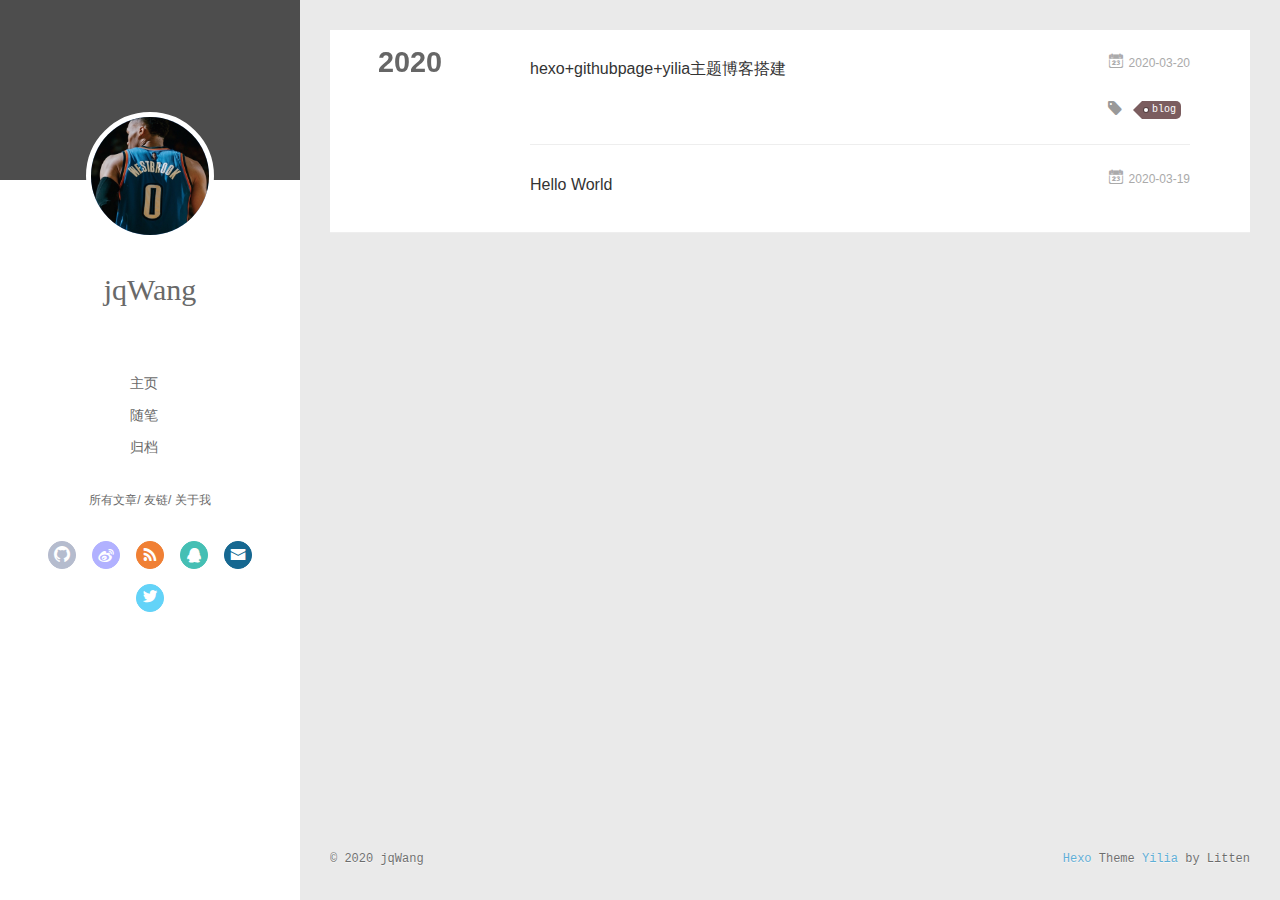
<file: archives/2020/03/index.html>
<!DOCTYPE html>
<html>
<head>
  <meta charset="utf-8">
  
  <meta name="renderer" content="webkit">
  <meta http-equiv="X-UA-Compatible" content="IE=edge" >
  <link rel="dns-prefetch" href="http://yoursite.com">
  <title>Archives: 2020/3 | Winglefall</title>
  <meta name="viewport" content="width=device-width, initial-scale=1, maximum-scale=1">
  <meta property="og:type" content="website">
<meta property="og:title" content="Winglefall">
<meta property="og:url" content="http://yoursite.com/archives/2020/03/index.html">
<meta property="og:site_name" content="Winglefall">
<meta property="og:locale" content="en_US">
<meta property="article:author" content="jqWang">
<meta name="twitter:card" content="summary">
  
    <link rel="alternative" href="/atom.xml" title="Winglefall" type="application/atom+xml">
  
  
    <link rel="icon" href="/img/1234.png">
  
  <link rel="stylesheet" type="text/css" href="/./main.0cf68a.css">
  <style type="text/css">
  
    #container.show {
      background: linear-gradient(200deg,#ccc,#000);
    }
  </style>
  

  

<meta name="generator" content="Hexo 4.2.0"></head>

<body>
  <div id="container" q-class="show:isCtnShow">
    <canvas id="anm-canvas" class="anm-canvas"></canvas>
    <div class="left-col" q-class="show:isShow">
      
<div class="overlay" style="background: #4d4d4d"></div>
<div class="intrude-less">
	<header id="header" class="inner">
		<a href="/" class="profilepic">
			<img src="/img/123.png" class="js-avatar">
		</a>
		<hgroup>
		  <h1 class="header-author"><a href="/">jqWang</a></h1>
		</hgroup>
		

		<nav class="header-menu">
			<ul>
			
				<li><a href="/">主页</a></li>
	        
				<li><a href="/">随笔</a></li>
	        
				<li><a href="/">归档</a></li>
	        
			</ul>
		</nav>
		<nav class="header-smart-menu">
    		
    			
    			<a q-on="click: openSlider(e, 'innerArchive')" href="javascript:void(0)">所有文章</a>
    			
            
    			
    			<a q-on="click: openSlider(e, 'friends')" href="javascript:void(0)">友链</a>
    			
            
    			
    			<a q-on="click: openSlider(e, 'aboutme')" href="javascript:void(0)">关于我</a>
    			
            
		</nav>
		<nav class="header-nav">
			<div class="social">
				
					<a class="github" target="_blank" href="https://github.com/Thewindrisers" title="github"><i class="icon-github"></i></a>
		        
					<a class="weibo" target="_blank" href="https://www.weibo.com/u/6045707434" title="weibo"><i class="icon-weibo"></i></a>
		        
					<a class="rss" target="_blank" href="#" title="rss"><i class="icon-rss"></i></a>
		        
					<a class="qq" target="_blank" href="http://wpa.qq.com/msgrd?v=3&uin=2604068029&site=qq&menu=yes" title="qq"><i class="icon-qq"></i></a>
		        
					<a class="mail" target="_blank" href="mailto:jqwang0418@gmail.com" title="mail"><i class="icon-mail"></i></a>
		        
					<a class="twitter" target="_blank" href="https://twitter.com/winglefall" title="twitter"><i class="icon-twitter"></i></a>
		        
			</div>
		</nav>
                                  <nav class="header-nav">
    <div class="social">
        
            <a class="github" target="_blank" href="https://github.com/Thewindrisers" title="github"><i class="icon-github"></i></a>
        
            <a class="weibo" target="_blank" href="https://www.weibo.com/u/6045707434" title="weibo"><i class="icon-weibo"></i></a>
        
            <a class="rss" target="_blank" href="#" title="rss"><i class="icon-rss"></i></a>
        
            <a class="qq" target="_blank" href="http://wpa.qq.com/msgrd?v=3&uin=2604068029&site=qq&menu=yes" title="qq"><i class="icon-qq"></i></a>
        
            <a class="mail" target="_blank" href="mailto:jqwang0418@gmail.com" title="mail"><i class="icon-mail"></i></a>
        
            <a class="twitter" target="_blank" href="https://twitter.com/winglefall" title="twitter"><i class="icon-twitter"></i></a>
        
    </div>

    <!--音乐播放插件-->
    <div style="margin-top:30px;">
        <iframe frameborder="no" border="0" marginwidth="0" marginheight="0" width=330 height=86 src="//music.163.com/outchain/player?type=2&id=65766&auto=1&height=66"></iframe>
    </div>
</nav>
	</header>		
</div>

    </div>
    <div class="mid-col" q-class="show:isShow,hide:isShow|isFalse">
      
<nav id="mobile-nav">
  	<div class="overlay js-overlay" style="background: #4d4d4d"></div>
	<div class="btnctn js-mobile-btnctn">
  		<div class="slider-trigger list" q-on="click: openSlider(e)"><i class="icon icon-sort"></i></div>
	</div>
	<div class="intrude-less">
		<header id="header" class="inner">
			<div class="profilepic">
				<img src="/img/123.png" class="js-avatar">
			</div>
			<hgroup>
			  <h1 class="header-author js-header-author">jqWang</h1>
			</hgroup>
			
			
			
				
			
				
			
				
			
			
			
			<nav class="header-nav">
				<div class="social">
					
						<a class="github" target="_blank" href="https://github.com/Thewindrisers" title="github"><i class="icon-github"></i></a>
			        
						<a class="weibo" target="_blank" href="https://www.weibo.com/u/6045707434" title="weibo"><i class="icon-weibo"></i></a>
			        
						<a class="rss" target="_blank" href="#" title="rss"><i class="icon-rss"></i></a>
			        
						<a class="qq" target="_blank" href="http://wpa.qq.com/msgrd?v=3&uin=2604068029&site=qq&menu=yes" title="qq"><i class="icon-qq"></i></a>
			        
						<a class="mail" target="_blank" href="mailto:jqwang0418@gmail.com" title="mail"><i class="icon-mail"></i></a>
			        
						<a class="twitter" target="_blank" href="https://twitter.com/winglefall" title="twitter"><i class="icon-twitter"></i></a>
			        
				</div>
			</nav>

			<nav class="header-menu js-header-menu">
				<ul style="width: 70%">
				
				
					<li style="width: 33.333333333333336%"><a href="/">主页</a></li>
		        
					<li style="width: 33.333333333333336%"><a href="/">随笔</a></li>
		        
					<li style="width: 33.333333333333336%"><a href="/">归档</a></li>
		        
				</ul>
			</nav>
		</header>				
	</div>
	<div class="mobile-mask" style="display:none" q-show="isShow"></div>
</nav>

      <div id="wrapper" class="body-wrap">
        <div class="menu-l">
          <div class="canvas-wrap">
            <canvas data-colors="#eaeaea" data-sectionHeight="100" data-contentId="js-content" id="myCanvas1" class="anm-canvas"></canvas>
          </div>
          <div id="js-content" class="content-ll">
            
  
  
    
    
      
      
      <section class="archives-wrap">
        <div class="archive-year-wrap">
          <a href="/archives/2020" class="archive-year">2020</a>
        </div>
        <div class="archives">
    
    <article class="archive-article archive-type-post">
  <div class="archive-article-inner">
    <header class="archive-article-header">
      	<div class="article-meta">
	      	<a href="/2020/03/20/githubpage+hexo%E5%8D%9A%E5%AE%A2%E6%90%AD%E5%BB%BA/" class="archive-article-date">
  	<time datetime="2020-03-20T09:16:59.000Z" itemprop="datePublished"><i class="icon-calendar icon"></i>2020-03-20</time>
</a>
        </div>
    	 
  
    <h1 itemprop="name">
      <a class="archive-article-title" href="/2020/03/20/githubpage+hexo%E5%8D%9A%E5%AE%A2%E6%90%AD%E5%BB%BA/">hexo+githubpage+yilia主题博客搭建</a>
    </h1>
  

        <div class="article-info info-on-right">
          
	<div class="article-tag tagcloud">
		<i class="icon-price-tags icon"></i>
		<ul class="article-tag-list">
			 
        		<li class="article-tag-list-item">
        			<a href="javascript:void(0)" class="js-tag article-tag-list-link color5">blog</a>
        		</li>
      		
		</ul>
	</div>

          

        </div>
        <div class="clearfix"></div>
    </header>
  </div>
</article>
  
    
    
    <article class="archive-article archive-type-post">
  <div class="archive-article-inner">
    <header class="archive-article-header">
      	<div class="article-meta">
	      	<a href="/2020/03/19/hello-world/" class="archive-article-date">
  	<time datetime="2020-03-19T06:16:59.000Z" itemprop="datePublished"><i class="icon-calendar icon"></i>2020-03-19</time>
</a>
        </div>
    	 
  
    <h1 itemprop="name">
      <a class="archive-article-title" href="/2020/03/19/hello-world/">Hello World</a>
    </h1>
  

        <div class="article-info info-on-right">
          
          

        </div>
        <div class="clearfix"></div>
    </header>
  </div>
</article>
  
  
    </div></section>
  

    


          </div>
        </div>
      </div>
      <footer id="footer">
  <div class="outer">
    <div id="footer-info">
    	<div class="footer-left">
    		&copy; 2020 jqWang
    	</div>
      	<div class="footer-right">
      		<a href="http://hexo.io/" target="_blank">Hexo</a>  Theme <a href="https://github.com/litten/hexo-theme-yilia" target="_blank">Yilia</a> by Litten
      	</div>
    </div>
  </div>
</footer>
<!--页面点击小红心-->
<script type="text/javascript" src="/love.js"></script>
    </div>
    <script>
	var yiliaConfig = {
		mathjax: false,
		isHome: false,
		isPost: false,
		isArchive: true,
		isTag: false,
		isCategory: false,
		open_in_new: false,
		toc_hide_index: true,
		root: "/",
		innerArchive: true,
		showTags: false
	}
</script>

<script>!function(t){function n(e){if(r[e])return r[e].exports;var i=r[e]={exports:{},id:e,loaded:!1};return t[e].call(i.exports,i,i.exports,n),i.loaded=!0,i.exports}var r={};n.m=t,n.c=r,n.p="./",n(0)}([function(t,n,r){r(195),t.exports=r(191)},function(t,n,r){var e=r(3),i=r(52),o=r(27),u=r(28),c=r(53),f="prototype",a=function(t,n,r){var s,l,h,v,p=t&a.F,d=t&a.G,y=t&a.S,g=t&a.P,b=t&a.B,m=d?e:y?e[n]||(e[n]={}):(e[n]||{})[f],x=d?i:i[n]||(i[n]={}),w=x[f]||(x[f]={});d&&(r=n);for(s in r)l=!p&&m&&void 0!==m[s],h=(l?m:r)[s],v=b&&l?c(h,e):g&&"function"==typeof h?c(Function.call,h):h,m&&u(m,s,h,t&a.U),x[s]!=h&&o(x,s,v),g&&w[s]!=h&&(w[s]=h)};e.core=i,a.F=1,a.G=2,a.S=4,a.P=8,a.B=16,a.W=32,a.U=64,a.R=128,t.exports=a},function(t,n,r){var e=r(6);t.exports=function(t){if(!e(t))throw TypeError(t+" is not an object!");return t}},function(t,n){var r=t.exports="undefined"!=typeof window&&window.Math==Math?window:"undefined"!=typeof self&&self.Math==Math?self:Function("return this")();"number"==typeof __g&&(__g=r)},function(t,n){t.exports=function(t){try{return!!t()}catch(t){return!0}}},function(t,n){var r=t.exports="undefined"!=typeof window&&window.Math==Math?window:"undefined"!=typeof self&&self.Math==Math?self:Function("return this")();"number"==typeof __g&&(__g=r)},function(t,n){t.exports=function(t){return"object"==typeof t?null!==t:"function"==typeof t}},function(t,n,r){var e=r(126)("wks"),i=r(76),o=r(3).Symbol,u="function"==typeof o;(t.exports=function(t){return e[t]||(e[t]=u&&o[t]||(u?o:i)("Symbol."+t))}).store=e},function(t,n){var r={}.hasOwnProperty;t.exports=function(t,n){return r.call(t,n)}},function(t,n,r){var e=r(94),i=r(33);t.exports=function(t){return e(i(t))}},function(t,n,r){t.exports=!r(4)(function(){return 7!=Object.defineProperty({},"a",{get:function(){return 7}}).a})},function(t,n,r){var e=r(2),i=r(167),o=r(50),u=Object.defineProperty;n.f=r(10)?Object.defineProperty:function(t,n,r){if(e(t),n=o(n,!0),e(r),i)try{return u(t,n,r)}catch(t){}if("get"in r||"set"in r)throw TypeError("Accessors not supported!");return"value"in r&&(t[n]=r.value),t}},function(t,n,r){t.exports=!r(18)(function(){return 7!=Object.defineProperty({},"a",{get:function(){return 7}}).a})},function(t,n,r){var e=r(14),i=r(22);t.exports=r(12)?function(t,n,r){return e.f(t,n,i(1,r))}:function(t,n,r){return t[n]=r,t}},function(t,n,r){var e=r(20),i=r(58),o=r(42),u=Object.defineProperty;n.f=r(12)?Object.defineProperty:function(t,n,r){if(e(t),n=o(n,!0),e(r),i)try{return u(t,n,r)}catch(t){}if("get"in r||"set"in r)throw TypeError("Accessors not supported!");return"value"in r&&(t[n]=r.value),t}},function(t,n,r){var e=r(40)("wks"),i=r(23),o=r(5).Symbol,u="function"==typeof o;(t.exports=function(t){return e[t]||(e[t]=u&&o[t]||(u?o:i)("Symbol."+t))}).store=e},function(t,n,r){var e=r(67),i=Math.min;t.exports=function(t){return t>0?i(e(t),9007199254740991):0}},function(t,n,r){var e=r(46);t.exports=function(t){return Object(e(t))}},function(t,n){t.exports=function(t){try{return!!t()}catch(t){return!0}}},function(t,n,r){var e=r(63),i=r(34);t.exports=Object.keys||function(t){return e(t,i)}},function(t,n,r){var e=r(21);t.exports=function(t){if(!e(t))throw TypeError(t+" is not an object!");return t}},function(t,n){t.exports=function(t){return"object"==typeof t?null!==t:"function"==typeof t}},function(t,n){t.exports=function(t,n){return{enumerable:!(1&t),configurable:!(2&t),writable:!(4&t),value:n}}},function(t,n){var r=0,e=Math.random();t.exports=function(t){return"Symbol(".concat(void 0===t?"":t,")_",(++r+e).toString(36))}},function(t,n){var r={}.hasOwnProperty;t.exports=function(t,n){return r.call(t,n)}},function(t,n){var r=t.exports={version:"2.4.0"};"number"==typeof __e&&(__e=r)},function(t,n){t.exports=function(t){if("function"!=typeof t)throw TypeError(t+" is not a function!");return t}},function(t,n,r){var e=r(11),i=r(66);t.exports=r(10)?function(t,n,r){return e.f(t,n,i(1,r))}:function(t,n,r){return t[n]=r,t}},function(t,n,r){var e=r(3),i=r(27),o=r(24),u=r(76)("src"),c="toString",f=Function[c],a=(""+f).split(c);r(52).inspectSource=function(t){return f.call(t)},(t.exports=function(t,n,r,c){var f="function"==typeof r;f&&(o(r,"name")||i(r,"name",n)),t[n]!==r&&(f&&(o(r,u)||i(r,u,t[n]?""+t[n]:a.join(String(n)))),t===e?t[n]=r:c?t[n]?t[n]=r:i(t,n,r):(delete t[n],i(t,n,r)))})(Function.prototype,c,function(){return"function"==typeof this&&this[u]||f.call(this)})},function(t,n,r){var e=r(1),i=r(4),o=r(46),u=function(t,n,r,e){var i=String(o(t)),u="<"+n;return""!==r&&(u+=" "+r+'="'+String(e).replace(/"/g,"&quot;")+'"'),u+">"+i+"</"+n+">"};t.exports=function(t,n){var r={};r[t]=n(u),e(e.P+e.F*i(function(){var n=""[t]('"');return n!==n.toLowerCase()||n.split('"').length>3}),"String",r)}},function(t,n,r){var e=r(115),i=r(46);t.exports=function(t){return e(i(t))}},function(t,n,r){var e=r(116),i=r(66),o=r(30),u=r(50),c=r(24),f=r(167),a=Object.getOwnPropertyDescriptor;n.f=r(10)?a:function(t,n){if(t=o(t),n=u(n,!0),f)try{return a(t,n)}catch(t){}if(c(t,n))return i(!e.f.call(t,n),t[n])}},function(t,n,r){var e=r(24),i=r(17),o=r(145)("IE_PROTO"),u=Object.prototype;t.exports=Object.getPrototypeOf||function(t){return t=i(t),e(t,o)?t[o]:"function"==typeof t.constructor&&t instanceof t.constructor?t.constructor.prototype:t instanceof Object?u:null}},function(t,n){t.exports=function(t){if(void 0==t)throw TypeError("Can't call method on  "+t);return t}},function(t,n){t.exports="constructor,hasOwnProperty,isPrototypeOf,propertyIsEnumerable,toLocaleString,toString,valueOf".split(",")},function(t,n){t.exports={}},function(t,n){t.exports=!0},function(t,n){n.f={}.propertyIsEnumerable},function(t,n,r){var e=r(14).f,i=r(8),o=r(15)("toStringTag");t.exports=function(t,n,r){t&&!i(t=r?t:t.prototype,o)&&e(t,o,{configurable:!0,value:n})}},function(t,n,r){var e=r(40)("keys"),i=r(23);t.exports=function(t){return e[t]||(e[t]=i(t))}},function(t,n,r){var e=r(5),i="__core-js_shared__",o=e[i]||(e[i]={});t.exports=function(t){return o[t]||(o[t]={})}},function(t,n){var r=Math.ceil,e=Math.floor;t.exports=function(t){return isNaN(t=+t)?0:(t>0?e:r)(t)}},function(t,n,r){var e=r(21);t.exports=function(t,n){if(!e(t))return t;var r,i;if(n&&"function"==typeof(r=t.toString)&&!e(i=r.call(t)))return i;if("function"==typeof(r=t.valueOf)&&!e(i=r.call(t)))return i;if(!n&&"function"==typeof(r=t.toString)&&!e(i=r.call(t)))return i;throw TypeError("Can't convert object to primitive value")}},function(t,n,r){var e=r(5),i=r(25),o=r(36),u=r(44),c=r(14).f;t.exports=function(t){var n=i.Symbol||(i.Symbol=o?{}:e.Symbol||{});"_"==t.charAt(0)||t in n||c(n,t,{value:u.f(t)})}},function(t,n,r){n.f=r(15)},function(t,n){var r={}.toString;t.exports=function(t){return r.call(t).slice(8,-1)}},function(t,n){t.exports=function(t){if(void 0==t)throw TypeError("Can't call method on  "+t);return t}},function(t,n,r){var e=r(4);t.exports=function(t,n){return!!t&&e(function(){n?t.call(null,function(){},1):t.call(null)})}},function(t,n,r){var e=r(53),i=r(115),o=r(17),u=r(16),c=r(203);t.exports=function(t,n){var r=1==t,f=2==t,a=3==t,s=4==t,l=6==t,h=5==t||l,v=n||c;return function(n,c,p){for(var d,y,g=o(n),b=i(g),m=e(c,p,3),x=u(b.length),w=0,S=r?v(n,x):f?v(n,0):void 0;x>w;w++)if((h||w in b)&&(d=b[w],y=m(d,w,g),t))if(r)S[w]=y;else if(y)switch(t){case 3:return!0;case 5:return d;case 6:return w;case 2:S.push(d)}else if(s)return!1;return l?-1:a||s?s:S}}},function(t,n,r){var e=r(1),i=r(52),o=r(4);t.exports=function(t,n){var r=(i.Object||{})[t]||Object[t],u={};u[t]=n(r),e(e.S+e.F*o(function(){r(1)}),"Object",u)}},function(t,n,r){var e=r(6);t.exports=function(t,n){if(!e(t))return t;var r,i;if(n&&"function"==typeof(r=t.toString)&&!e(i=r.call(t)))return i;if("function"==typeof(r=t.valueOf)&&!e(i=r.call(t)))return i;if(!n&&"function"==typeof(r=t.toString)&&!e(i=r.call(t)))return i;throw TypeError("Can't convert object to primitive value")}},function(t,n,r){var e=r(5),i=r(25),o=r(91),u=r(13),c="prototype",f=function(t,n,r){var a,s,l,h=t&f.F,v=t&f.G,p=t&f.S,d=t&f.P,y=t&f.B,g=t&f.W,b=v?i:i[n]||(i[n]={}),m=b[c],x=v?e:p?e[n]:(e[n]||{})[c];v&&(r=n);for(a in r)(s=!h&&x&&void 0!==x[a])&&a in b||(l=s?x[a]:r[a],b[a]=v&&"function"!=typeof x[a]?r[a]:y&&s?o(l,e):g&&x[a]==l?function(t){var n=function(n,r,e){if(this instanceof t){switch(arguments.length){case 0:return new t;case 1:return new t(n);case 2:return new t(n,r)}return new t(n,r,e)}return t.apply(this,arguments)};return n[c]=t[c],n}(l):d&&"function"==typeof l?o(Function.call,l):l,d&&((b.virtual||(b.virtual={}))[a]=l,t&f.R&&m&&!m[a]&&u(m,a,l)))};f.F=1,f.G=2,f.S=4,f.P=8,f.B=16,f.W=32,f.U=64,f.R=128,t.exports=f},function(t,n){var r=t.exports={version:"2.4.0"};"number"==typeof __e&&(__e=r)},function(t,n,r){var e=r(26);t.exports=function(t,n,r){if(e(t),void 0===n)return t;switch(r){case 1:return function(r){return t.call(n,r)};case 2:return function(r,e){return t.call(n,r,e)};case 3:return function(r,e,i){return t.call(n,r,e,i)}}return function(){return t.apply(n,arguments)}}},function(t,n,r){var e=r(183),i=r(1),o=r(126)("metadata"),u=o.store||(o.store=new(r(186))),c=function(t,n,r){var i=u.get(t);if(!i){if(!r)return;u.set(t,i=new e)}var o=i.get(n);if(!o){if(!r)return;i.set(n,o=new e)}return o},f=function(t,n,r){var e=c(n,r,!1);return void 0!==e&&e.has(t)},a=function(t,n,r){var e=c(n,r,!1);return void 0===e?void 0:e.get(t)},s=function(t,n,r,e){c(r,e,!0).set(t,n)},l=function(t,n){var r=c(t,n,!1),e=[];return r&&r.forEach(function(t,n){e.push(n)}),e},h=function(t){return void 0===t||"symbol"==typeof t?t:String(t)},v=function(t){i(i.S,"Reflect",t)};t.exports={store:u,map:c,has:f,get:a,set:s,keys:l,key:h,exp:v}},function(t,n,r){"use strict";if(r(10)){var e=r(69),i=r(3),o=r(4),u=r(1),c=r(127),f=r(152),a=r(53),s=r(68),l=r(66),h=r(27),v=r(73),p=r(67),d=r(16),y=r(75),g=r(50),b=r(24),m=r(180),x=r(114),w=r(6),S=r(17),_=r(137),O=r(70),E=r(32),P=r(71).f,j=r(154),F=r(76),M=r(7),A=r(48),N=r(117),T=r(146),I=r(155),k=r(80),L=r(123),R=r(74),C=r(130),D=r(160),U=r(11),W=r(31),G=U.f,B=W.f,V=i.RangeError,z=i.TypeError,q=i.Uint8Array,K="ArrayBuffer",J="Shared"+K,Y="BYTES_PER_ELEMENT",H="prototype",$=Array[H],X=f.ArrayBuffer,Q=f.DataView,Z=A(0),tt=A(2),nt=A(3),rt=A(4),et=A(5),it=A(6),ot=N(!0),ut=N(!1),ct=I.values,ft=I.keys,at=I.entries,st=$.lastIndexOf,lt=$.reduce,ht=$.reduceRight,vt=$.join,pt=$.sort,dt=$.slice,yt=$.toString,gt=$.toLocaleString,bt=M("iterator"),mt=M("toStringTag"),xt=F("typed_constructor"),wt=F("def_constructor"),St=c.CONSTR,_t=c.TYPED,Ot=c.VIEW,Et="Wrong length!",Pt=A(1,function(t,n){return Tt(T(t,t[wt]),n)}),jt=o(function(){return 1===new q(new Uint16Array([1]).buffer)[0]}),Ft=!!q&&!!q[H].set&&o(function(){new q(1).set({})}),Mt=function(t,n){if(void 0===t)throw z(Et);var r=+t,e=d(t);if(n&&!m(r,e))throw V(Et);return e},At=function(t,n){var r=p(t);if(r<0||r%n)throw V("Wrong offset!");return r},Nt=function(t){if(w(t)&&_t in t)return t;throw z(t+" is not a typed array!")},Tt=function(t,n){if(!(w(t)&&xt in t))throw z("It is not a typed array constructor!");return new t(n)},It=function(t,n){return kt(T(t,t[wt]),n)},kt=function(t,n){for(var r=0,e=n.length,i=Tt(t,e);e>r;)i[r]=n[r++];return i},Lt=function(t,n,r){G(t,n,{get:function(){return this._d[r]}})},Rt=function(t){var n,r,e,i,o,u,c=S(t),f=arguments.length,s=f>1?arguments[1]:void 0,l=void 0!==s,h=j(c);if(void 0!=h&&!_(h)){for(u=h.call(c),e=[],n=0;!(o=u.next()).done;n++)e.push(o.value);c=e}for(l&&f>2&&(s=a(s,arguments[2],2)),n=0,r=d(c.length),i=Tt(this,r);r>n;n++)i[n]=l?s(c[n],n):c[n];return i},Ct=function(){for(var t=0,n=arguments.length,r=Tt(this,n);n>t;)r[t]=arguments[t++];return r},Dt=!!q&&o(function(){gt.call(new q(1))}),Ut=function(){return gt.apply(Dt?dt.call(Nt(this)):Nt(this),arguments)},Wt={copyWithin:function(t,n){return D.call(Nt(this),t,n,arguments.length>2?arguments[2]:void 0)},every:function(t){return rt(Nt(this),t,arguments.length>1?arguments[1]:void 0)},fill:function(t){return C.apply(Nt(this),arguments)},filter:function(t){return It(this,tt(Nt(this),t,arguments.length>1?arguments[1]:void 0))},find:function(t){return et(Nt(this),t,arguments.length>1?arguments[1]:void 0)},findIndex:function(t){return it(Nt(this),t,arguments.length>1?arguments[1]:void 0)},forEach:function(t){Z(Nt(this),t,arguments.length>1?arguments[1]:void 0)},indexOf:function(t){return ut(Nt(this),t,arguments.length>1?arguments[1]:void 0)},includes:function(t){return ot(Nt(this),t,arguments.length>1?arguments[1]:void 0)},join:function(t){return vt.apply(Nt(this),arguments)},lastIndexOf:function(t){return st.apply(Nt(this),arguments)},map:function(t){return Pt(Nt(this),t,arguments.length>1?arguments[1]:void 0)},reduce:function(t){return lt.apply(Nt(this),arguments)},reduceRight:function(t){return ht.apply(Nt(this),arguments)},reverse:function(){for(var t,n=this,r=Nt(n).length,e=Math.floor(r/2),i=0;i<e;)t=n[i],n[i++]=n[--r],n[r]=t;return n},some:function(t){return nt(Nt(this),t,arguments.length>1?arguments[1]:void 0)},sort:function(t){return pt.call(Nt(this),t)},subarray:function(t,n){var r=Nt(this),e=r.length,i=y(t,e);return new(T(r,r[wt]))(r.buffer,r.byteOffset+i*r.BYTES_PER_ELEMENT,d((void 0===n?e:y(n,e))-i))}},Gt=function(t,n){return It(this,dt.call(Nt(this),t,n))},Bt=function(t){Nt(this);var n=At(arguments[1],1),r=this.length,e=S(t),i=d(e.length),o=0;if(i+n>r)throw V(Et);for(;o<i;)this[n+o]=e[o++]},Vt={entries:function(){return at.call(Nt(this))},keys:function(){return ft.call(Nt(this))},values:function(){return ct.call(Nt(this))}},zt=function(t,n){return w(t)&&t[_t]&&"symbol"!=typeof n&&n in t&&String(+n)==String(n)},qt=function(t,n){return zt(t,n=g(n,!0))?l(2,t[n]):B(t,n)},Kt=function(t,n,r){return!(zt(t,n=g(n,!0))&&w(r)&&b(r,"value"))||b(r,"get")||b(r,"set")||r.configurable||b(r,"writable")&&!r.writable||b(r,"enumerable")&&!r.enumerable?G(t,n,r):(t[n]=r.value,t)};St||(W.f=qt,U.f=Kt),u(u.S+u.F*!St,"Object",{getOwnPropertyDescriptor:qt,defineProperty:Kt}),o(function(){yt.call({})})&&(yt=gt=function(){return vt.call(this)});var Jt=v({},Wt);v(Jt,Vt),h(Jt,bt,Vt.values),v(Jt,{slice:Gt,set:Bt,constructor:function(){},toString:yt,toLocaleString:Ut}),Lt(Jt,"buffer","b"),Lt(Jt,"byteOffset","o"),Lt(Jt,"byteLength","l"),Lt(Jt,"length","e"),G(Jt,mt,{get:function(){return this[_t]}}),t.exports=function(t,n,r,f){f=!!f;var a=t+(f?"Clamped":"")+"Array",l="Uint8Array"!=a,v="get"+t,p="set"+t,y=i[a],g=y||{},b=y&&E(y),m=!y||!c.ABV,S={},_=y&&y[H],j=function(t,r){var e=t._d;return e.v[v](r*n+e.o,jt)},F=function(t,r,e){var i=t._d;f&&(e=(e=Math.round(e))<0?0:e>255?255:255&e),i.v[p](r*n+i.o,e,jt)},M=function(t,n){G(t,n,{get:function(){return j(this,n)},set:function(t){return F(this,n,t)},enumerable:!0})};m?(y=r(function(t,r,e,i){s(t,y,a,"_d");var o,u,c,f,l=0,v=0;if(w(r)){if(!(r instanceof X||(f=x(r))==K||f==J))return _t in r?kt(y,r):Rt.call(y,r);o=r,v=At(e,n);var p=r.byteLength;if(void 0===i){if(p%n)throw V(Et);if((u=p-v)<0)throw V(Et)}else if((u=d(i)*n)+v>p)throw V(Et);c=u/n}else c=Mt(r,!0),u=c*n,o=new X(u);for(h(t,"_d",{b:o,o:v,l:u,e:c,v:new Q(o)});l<c;)M(t,l++)}),_=y[H]=O(Jt),h(_,"constructor",y)):L(function(t){new y(null),new y(t)},!0)||(y=r(function(t,r,e,i){s(t,y,a);var o;return w(r)?r instanceof X||(o=x(r))==K||o==J?void 0!==i?new g(r,At(e,n),i):void 0!==e?new g(r,At(e,n)):new g(r):_t in r?kt(y,r):Rt.call(y,r):new g(Mt(r,l))}),Z(b!==Function.prototype?P(g).concat(P(b)):P(g),function(t){t in y||h(y,t,g[t])}),y[H]=_,e||(_.constructor=y));var A=_[bt],N=!!A&&("values"==A.name||void 0==A.name),T=Vt.values;h(y,xt,!0),h(_,_t,a),h(_,Ot,!0),h(_,wt,y),(f?new y(1)[mt]==a:mt in _)||G(_,mt,{get:function(){return a}}),S[a]=y,u(u.G+u.W+u.F*(y!=g),S),u(u.S,a,{BYTES_PER_ELEMENT:n,from:Rt,of:Ct}),Y in _||h(_,Y,n),u(u.P,a,Wt),R(a),u(u.P+u.F*Ft,a,{set:Bt}),u(u.P+u.F*!N,a,Vt),u(u.P+u.F*(_.toString!=yt),a,{toString:yt}),u(u.P+u.F*o(function(){new y(1).slice()}),a,{slice:Gt}),u(u.P+u.F*(o(function(){return[1,2].toLocaleString()!=new y([1,2]).toLocaleString()})||!o(function(){_.toLocaleString.call([1,2])})),a,{toLocaleString:Ut}),k[a]=N?A:T,e||N||h(_,bt,T)}}else t.exports=function(){}},function(t,n){var r={}.toString;t.exports=function(t){return r.call(t).slice(8,-1)}},function(t,n,r){var e=r(21),i=r(5).document,o=e(i)&&e(i.createElement);t.exports=function(t){return o?i.createElement(t):{}}},function(t,n,r){t.exports=!r(12)&&!r(18)(function(){return 7!=Object.defineProperty(r(57)("div"),"a",{get:function(){return 7}}).a})},function(t,n,r){"use strict";var e=r(36),i=r(51),o=r(64),u=r(13),c=r(8),f=r(35),a=r(96),s=r(38),l=r(103),h=r(15)("iterator"),v=!([].keys&&"next"in[].keys()),p="keys",d="values",y=function(){return this};t.exports=function(t,n,r,g,b,m,x){a(r,n,g);var w,S,_,O=function(t){if(!v&&t in F)return F[t];switch(t){case p:case d:return function(){return new r(this,t)}}return function(){return new r(this,t)}},E=n+" Iterator",P=b==d,j=!1,F=t.prototype,M=F[h]||F["@@iterator"]||b&&F[b],A=M||O(b),N=b?P?O("entries"):A:void 0,T="Array"==n?F.entries||M:M;if(T&&(_=l(T.call(new t)))!==Object.prototype&&(s(_,E,!0),e||c(_,h)||u(_,h,y)),P&&M&&M.name!==d&&(j=!0,A=function(){return M.call(this)}),e&&!x||!v&&!j&&F[h]||u(F,h,A),f[n]=A,f[E]=y,b)if(w={values:P?A:O(d),keys:m?A:O(p),entries:N},x)for(S in w)S in F||o(F,S,w[S]);else i(i.P+i.F*(v||j),n,w);return w}},function(t,n,r){var e=r(20),i=r(100),o=r(34),u=r(39)("IE_PROTO"),c=function(){},f="prototype",a=function(){var t,n=r(57)("iframe"),e=o.length;for(n.style.display="none",r(93).appendChild(n),n.src="javascript:",t=n.contentWindow.document,t.open(),t.write("<script>document.F=Object<\/script>"),t.close(),a=t.F;e--;)delete a[f][o[e]];return a()};t.exports=Object.create||function(t,n){var r;return null!==t?(c[f]=e(t),r=new c,c[f]=null,r[u]=t):r=a(),void 0===n?r:i(r,n)}},function(t,n,r){var e=r(63),i=r(34).concat("length","prototype");n.f=Object.getOwnPropertyNames||function(t){return e(t,i)}},function(t,n){n.f=Object.getOwnPropertySymbols},function(t,n,r){var e=r(8),i=r(9),o=r(90)(!1),u=r(39)("IE_PROTO");t.exports=function(t,n){var r,c=i(t),f=0,a=[];for(r in c)r!=u&&e(c,r)&&a.push(r);for(;n.length>f;)e(c,r=n[f++])&&(~o(a,r)||a.push(r));return a}},function(t,n,r){t.exports=r(13)},function(t,n,r){var e=r(76)("meta"),i=r(6),o=r(24),u=r(11).f,c=0,f=Object.isExtensible||function(){return!0},a=!r(4)(function(){return f(Object.preventExtensions({}))}),s=function(t){u(t,e,{value:{i:"O"+ ++c,w:{}}})},l=function(t,n){if(!i(t))return"symbol"==typeof t?t:("string"==typeof t?"S":"P")+t;if(!o(t,e)){if(!f(t))return"F";if(!n)return"E";s(t)}return t[e].i},h=function(t,n){if(!o(t,e)){if(!f(t))return!0;if(!n)return!1;s(t)}return t[e].w},v=function(t){return a&&p.NEED&&f(t)&&!o(t,e)&&s(t),t},p=t.exports={KEY:e,NEED:!1,fastKey:l,getWeak:h,onFreeze:v}},function(t,n){t.exports=function(t,n){return{enumerable:!(1&t),configurable:!(2&t),writable:!(4&t),value:n}}},function(t,n){var r=Math.ceil,e=Math.floor;t.exports=function(t){return isNaN(t=+t)?0:(t>0?e:r)(t)}},function(t,n){t.exports=function(t,n,r,e){if(!(t instanceof n)||void 0!==e&&e in t)throw TypeError(r+": incorrect invocation!");return t}},function(t,n){t.exports=!1},function(t,n,r){var e=r(2),i=r(173),o=r(133),u=r(145)("IE_PROTO"),c=function(){},f="prototype",a=function(){var t,n=r(132)("iframe"),e=o.length;for(n.style.display="none",r(135).appendChild(n),n.src="javascript:",t=n.contentWindow.document,t.open(),t.write("<script>document.F=Object<\/script>"),t.close(),a=t.F;e--;)delete a[f][o[e]];return a()};t.exports=Object.create||function(t,n){var r;return null!==t?(c[f]=e(t),r=new c,c[f]=null,r[u]=t):r=a(),void 0===n?r:i(r,n)}},function(t,n,r){var e=r(175),i=r(133).concat("length","prototype");n.f=Object.getOwnPropertyNames||function(t){return e(t,i)}},function(t,n,r){var e=r(175),i=r(133);t.exports=Object.keys||function(t){return e(t,i)}},function(t,n,r){var e=r(28);t.exports=function(t,n,r){for(var i in n)e(t,i,n[i],r);return t}},function(t,n,r){"use strict";var e=r(3),i=r(11),o=r(10),u=r(7)("species");t.exports=function(t){var n=e[t];o&&n&&!n[u]&&i.f(n,u,{configurable:!0,get:function(){return this}})}},function(t,n,r){var e=r(67),i=Math.max,o=Math.min;t.exports=function(t,n){return t=e(t),t<0?i(t+n,0):o(t,n)}},function(t,n){var r=0,e=Math.random();t.exports=function(t){return"Symbol(".concat(void 0===t?"":t,")_",(++r+e).toString(36))}},function(t,n,r){var e=r(33);t.exports=function(t){return Object(e(t))}},function(t,n,r){var e=r(7)("unscopables"),i=Array.prototype;void 0==i[e]&&r(27)(i,e,{}),t.exports=function(t){i[e][t]=!0}},function(t,n,r){var e=r(53),i=r(169),o=r(137),u=r(2),c=r(16),f=r(154),a={},s={},n=t.exports=function(t,n,r,l,h){var v,p,d,y,g=h?function(){return t}:f(t),b=e(r,l,n?2:1),m=0;if("function"!=typeof g)throw TypeError(t+" is not iterable!");if(o(g)){for(v=c(t.length);v>m;m++)if((y=n?b(u(p=t[m])[0],p[1]):b(t[m]))===a||y===s)return y}else for(d=g.call(t);!(p=d.next()).done;)if((y=i(d,b,p.value,n))===a||y===s)return y};n.BREAK=a,n.RETURN=s},function(t,n){t.exports={}},function(t,n,r){var e=r(11).f,i=r(24),o=r(7)("toStringTag");t.exports=function(t,n,r){t&&!i(t=r?t:t.prototype,o)&&e(t,o,{configurable:!0,value:n})}},function(t,n,r){var e=r(1),i=r(46),o=r(4),u=r(150),c="["+u+"]",f="​",a=RegExp("^"+c+c+"*"),s=RegExp(c+c+"*$"),l=function(t,n,r){var i={},c=o(function(){return!!u[t]()||f[t]()!=f}),a=i[t]=c?n(h):u[t];r&&(i[r]=a),e(e.P+e.F*c,"String",i)},h=l.trim=function(t,n){return t=String(i(t)),1&n&&(t=t.replace(a,"")),2&n&&(t=t.replace(s,"")),t};t.exports=l},function(t,n,r){t.exports={default:r(86),__esModule:!0}},function(t,n,r){t.exports={default:r(87),__esModule:!0}},function(t,n,r){"use strict";function e(t){return t&&t.__esModule?t:{default:t}}n.__esModule=!0;var i=r(84),o=e(i),u=r(83),c=e(u),f="function"==typeof c.default&&"symbol"==typeof o.default?function(t){return typeof t}:function(t){return t&&"function"==typeof c.default&&t.constructor===c.default&&t!==c.default.prototype?"symbol":typeof t};n.default="function"==typeof c.default&&"symbol"===f(o.default)?function(t){return void 0===t?"undefined":f(t)}:function(t){return t&&"function"==typeof c.default&&t.constructor===c.default&&t!==c.default.prototype?"symbol":void 0===t?"undefined":f(t)}},function(t,n,r){r(110),r(108),r(111),r(112),t.exports=r(25).Symbol},function(t,n,r){r(109),r(113),t.exports=r(44).f("iterator")},function(t,n){t.exports=function(t){if("function"!=typeof t)throw TypeError(t+" is not a function!");return t}},function(t,n){t.exports=function(){}},function(t,n,r){var e=r(9),i=r(106),o=r(105);t.exports=function(t){return function(n,r,u){var c,f=e(n),a=i(f.length),s=o(u,a);if(t&&r!=r){for(;a>s;)if((c=f[s++])!=c)return!0}else for(;a>s;s++)if((t||s in f)&&f[s]===r)return t||s||0;return!t&&-1}}},function(t,n,r){var e=r(88);t.exports=function(t,n,r){if(e(t),void 0===n)return t;switch(r){case 1:return function(r){return t.call(n,r)};case 2:return function(r,e){return t.call(n,r,e)};case 3:return function(r,e,i){return t.call(n,r,e,i)}}return function(){return t.apply(n,arguments)}}},function(t,n,r){var e=r(19),i=r(62),o=r(37);t.exports=function(t){var n=e(t),r=i.f;if(r)for(var u,c=r(t),f=o.f,a=0;c.length>a;)f.call(t,u=c[a++])&&n.push(u);return n}},function(t,n,r){t.exports=r(5).document&&document.documentElement},function(t,n,r){var e=r(56);t.exports=Object("z").propertyIsEnumerable(0)?Object:function(t){return"String"==e(t)?t.split(""):Object(t)}},function(t,n,r){var e=r(56);t.exports=Array.isArray||function(t){return"Array"==e(t)}},function(t,n,r){"use strict";var e=r(60),i=r(22),o=r(38),u={};r(13)(u,r(15)("iterator"),function(){return this}),t.exports=function(t,n,r){t.prototype=e(u,{next:i(1,r)}),o(t,n+" Iterator")}},function(t,n){t.exports=function(t,n){return{value:n,done:!!t}}},function(t,n,r){var e=r(19),i=r(9);t.exports=function(t,n){for(var r,o=i(t),u=e(o),c=u.length,f=0;c>f;)if(o[r=u[f++]]===n)return r}},function(t,n,r){var e=r(23)("meta"),i=r(21),o=r(8),u=r(14).f,c=0,f=Object.isExtensible||function(){return!0},a=!r(18)(function(){return f(Object.preventExtensions({}))}),s=function(t){u(t,e,{value:{i:"O"+ ++c,w:{}}})},l=function(t,n){if(!i(t))return"symbol"==typeof t?t:("string"==typeof t?"S":"P")+t;if(!o(t,e)){if(!f(t))return"F";if(!n)return"E";s(t)}return t[e].i},h=function(t,n){if(!o(t,e)){if(!f(t))return!0;if(!n)return!1;s(t)}return t[e].w},v=function(t){return a&&p.NEED&&f(t)&&!o(t,e)&&s(t),t},p=t.exports={KEY:e,NEED:!1,fastKey:l,getWeak:h,onFreeze:v}},function(t,n,r){var e=r(14),i=r(20),o=r(19);t.exports=r(12)?Object.defineProperties:function(t,n){i(t);for(var r,u=o(n),c=u.length,f=0;c>f;)e.f(t,r=u[f++],n[r]);return t}},function(t,n,r){var e=r(37),i=r(22),o=r(9),u=r(42),c=r(8),f=r(58),a=Object.getOwnPropertyDescriptor;n.f=r(12)?a:function(t,n){if(t=o(t),n=u(n,!0),f)try{return a(t,n)}catch(t){}if(c(t,n))return i(!e.f.call(t,n),t[n])}},function(t,n,r){var e=r(9),i=r(61).f,o={}.toString,u="object"==typeof window&&window&&Object.getOwnPropertyNames?Object.getOwnPropertyNames(window):[],c=function(t){try{return i(t)}catch(t){return u.slice()}};t.exports.f=function(t){return u&&"[object Window]"==o.call(t)?c(t):i(e(t))}},function(t,n,r){var e=r(8),i=r(77),o=r(39)("IE_PROTO"),u=Object.prototype;t.exports=Object.getPrototypeOf||function(t){return t=i(t),e(t,o)?t[o]:"function"==typeof t.constructor&&t instanceof t.constructor?t.constructor.prototype:t instanceof Object?u:null}},function(t,n,r){var e=r(41),i=r(33);t.exports=function(t){return function(n,r){var o,u,c=String(i(n)),f=e(r),a=c.length;return f<0||f>=a?t?"":void 0:(o=c.charCodeAt(f),o<55296||o>56319||f+1===a||(u=c.charCodeAt(f+1))<56320||u>57343?t?c.charAt(f):o:t?c.slice(f,f+2):u-56320+(o-55296<<10)+65536)}}},function(t,n,r){var e=r(41),i=Math.max,o=Math.min;t.exports=function(t,n){return t=e(t),t<0?i(t+n,0):o(t,n)}},function(t,n,r){var e=r(41),i=Math.min;t.exports=function(t){return t>0?i(e(t),9007199254740991):0}},function(t,n,r){"use strict";var e=r(89),i=r(97),o=r(35),u=r(9);t.exports=r(59)(Array,"Array",function(t,n){this._t=u(t),this._i=0,this._k=n},function(){var t=this._t,n=this._k,r=this._i++;return!t||r>=t.length?(this._t=void 0,i(1)):"keys"==n?i(0,r):"values"==n?i(0,t[r]):i(0,[r,t[r]])},"values"),o.Arguments=o.Array,e("keys"),e("values"),e("entries")},function(t,n){},function(t,n,r){"use strict";var e=r(104)(!0);r(59)(String,"String",function(t){this._t=String(t),this._i=0},function(){var t,n=this._t,r=this._i;return r>=n.length?{value:void 0,done:!0}:(t=e(n,r),this._i+=t.length,{value:t,done:!1})})},function(t,n,r){"use strict";var e=r(5),i=r(8),o=r(12),u=r(51),c=r(64),f=r(99).KEY,a=r(18),s=r(40),l=r(38),h=r(23),v=r(15),p=r(44),d=r(43),y=r(98),g=r(92),b=r(95),m=r(20),x=r(9),w=r(42),S=r(22),_=r(60),O=r(102),E=r(101),P=r(14),j=r(19),F=E.f,M=P.f,A=O.f,N=e.Symbol,T=e.JSON,I=T&&T.stringify,k="prototype",L=v("_hidden"),R=v("toPrimitive"),C={}.propertyIsEnumerable,D=s("symbol-registry"),U=s("symbols"),W=s("op-symbols"),G=Object[k],B="function"==typeof N,V=e.QObject,z=!V||!V[k]||!V[k].findChild,q=o&&a(function(){return 7!=_(M({},"a",{get:function(){return M(this,"a",{value:7}).a}})).a})?function(t,n,r){var e=F(G,n);e&&delete G[n],M(t,n,r),e&&t!==G&&M(G,n,e)}:M,K=function(t){var n=U[t]=_(N[k]);return n._k=t,n},J=B&&"symbol"==typeof N.iterator?function(t){return"symbol"==typeof t}:function(t){return t instanceof N},Y=function(t,n,r){return t===G&&Y(W,n,r),m(t),n=w(n,!0),m(r),i(U,n)?(r.enumerable?(i(t,L)&&t[L][n]&&(t[L][n]=!1),r=_(r,{enumerable:S(0,!1)})):(i(t,L)||M(t,L,S(1,{})),t[L][n]=!0),q(t,n,r)):M(t,n,r)},H=function(t,n){m(t);for(var r,e=g(n=x(n)),i=0,o=e.length;o>i;)Y(t,r=e[i++],n[r]);return t},$=function(t,n){return void 0===n?_(t):H(_(t),n)},X=function(t){var n=C.call(this,t=w(t,!0));return!(this===G&&i(U,t)&&!i(W,t))&&(!(n||!i(this,t)||!i(U,t)||i(this,L)&&this[L][t])||n)},Q=function(t,n){if(t=x(t),n=w(n,!0),t!==G||!i(U,n)||i(W,n)){var r=F(t,n);return!r||!i(U,n)||i(t,L)&&t[L][n]||(r.enumerable=!0),r}},Z=function(t){for(var n,r=A(x(t)),e=[],o=0;r.length>o;)i(U,n=r[o++])||n==L||n==f||e.push(n);return e},tt=function(t){for(var n,r=t===G,e=A(r?W:x(t)),o=[],u=0;e.length>u;)!i(U,n=e[u++])||r&&!i(G,n)||o.push(U[n]);return o};B||(N=function(){if(this instanceof N)throw TypeError("Symbol is not a constructor!");var t=h(arguments.length>0?arguments[0]:void 0),n=function(r){this===G&&n.call(W,r),i(this,L)&&i(this[L],t)&&(this[L][t]=!1),q(this,t,S(1,r))};return o&&z&&q(G,t,{configurable:!0,set:n}),K(t)},c(N[k],"toString",function(){return this._k}),E.f=Q,P.f=Y,r(61).f=O.f=Z,r(37).f=X,r(62).f=tt,o&&!r(36)&&c(G,"propertyIsEnumerable",X,!0),p.f=function(t){return K(v(t))}),u(u.G+u.W+u.F*!B,{Symbol:N});for(var nt="hasInstance,isConcatSpreadable,iterator,match,replace,search,species,split,toPrimitive,toStringTag,unscopables".split(","),rt=0;nt.length>rt;)v(nt[rt++]);for(var nt=j(v.store),rt=0;nt.length>rt;)d(nt[rt++]);u(u.S+u.F*!B,"Symbol",{for:function(t){return i(D,t+="")?D[t]:D[t]=N(t)},keyFor:function(t){if(J(t))return y(D,t);throw TypeError(t+" is not a symbol!")},useSetter:function(){z=!0},useSimple:function(){z=!1}}),u(u.S+u.F*!B,"Object",{create:$,defineProperty:Y,defineProperties:H,getOwnPropertyDescriptor:Q,getOwnPropertyNames:Z,getOwnPropertySymbols:tt}),T&&u(u.S+u.F*(!B||a(function(){var t=N();return"[null]"!=I([t])||"{}"!=I({a:t})||"{}"!=I(Object(t))})),"JSON",{stringify:function(t){if(void 0!==t&&!J(t)){for(var n,r,e=[t],i=1;arguments.length>i;)e.push(arguments[i++]);return n=e[1],"function"==typeof n&&(r=n),!r&&b(n)||(n=function(t,n){if(r&&(n=r.call(this,t,n)),!J(n))return n}),e[1]=n,I.apply(T,e)}}}),N[k][R]||r(13)(N[k],R,N[k].valueOf),l(N,"Symbol"),l(Math,"Math",!0),l(e.JSON,"JSON",!0)},function(t,n,r){r(43)("asyncIterator")},function(t,n,r){r(43)("observable")},function(t,n,r){r(107);for(var e=r(5),i=r(13),o=r(35),u=r(15)("toStringTag"),c=["NodeList","DOMTokenList","MediaList","StyleSheetList","CSSRuleList"],f=0;f<5;f++){var a=c[f],s=e[a],l=s&&s.prototype;l&&!l[u]&&i(l,u,a),o[a]=o.Array}},function(t,n,r){var e=r(45),i=r(7)("toStringTag"),o="Arguments"==e(function(){return arguments}()),u=function(t,n){try{return t[n]}catch(t){}};t.exports=function(t){var n,r,c;return void 0===t?"Undefined":null===t?"Null":"string"==typeof(r=u(n=Object(t),i))?r:o?e(n):"Object"==(c=e(n))&&"function"==typeof n.callee?"Arguments":c}},function(t,n,r){var e=r(45);t.exports=Object("z").propertyIsEnumerable(0)?Object:function(t){return"String"==e(t)?t.split(""):Object(t)}},function(t,n){n.f={}.propertyIsEnumerable},function(t,n,r){var e=r(30),i=r(16),o=r(75);t.exports=function(t){return function(n,r,u){var c,f=e(n),a=i(f.length),s=o(u,a);if(t&&r!=r){for(;a>s;)if((c=f[s++])!=c)return!0}else for(;a>s;s++)if((t||s in f)&&f[s]===r)return t||s||0;return!t&&-1}}},function(t,n,r){"use strict";var e=r(3),i=r(1),o=r(28),u=r(73),c=r(65),f=r(79),a=r(68),s=r(6),l=r(4),h=r(123),v=r(81),p=r(136);t.exports=function(t,n,r,d,y,g){var b=e[t],m=b,x=y?"set":"add",w=m&&m.prototype,S={},_=function(t){var n=w[t];o(w,t,"delete"==t?function(t){return!(g&&!s(t))&&n.call(this,0===t?0:t)}:"has"==t?function(t){return!(g&&!s(t))&&n.call(this,0===t?0:t)}:"get"==t?function(t){return g&&!s(t)?void 0:n.call(this,0===t?0:t)}:"add"==t?function(t){return n.call(this,0===t?0:t),this}:function(t,r){return n.call(this,0===t?0:t,r),this})};if("function"==typeof m&&(g||w.forEach&&!l(function(){(new m).entries().next()}))){var O=new m,E=O[x](g?{}:-0,1)!=O,P=l(function(){O.has(1)}),j=h(function(t){new m(t)}),F=!g&&l(function(){for(var t=new m,n=5;n--;)t[x](n,n);return!t.has(-0)});j||(m=n(function(n,r){a(n,m,t);var e=p(new b,n,m);return void 0!=r&&f(r,y,e[x],e),e}),m.prototype=w,w.constructor=m),(P||F)&&(_("delete"),_("has"),y&&_("get")),(F||E)&&_(x),g&&w.clear&&delete w.clear}else m=d.getConstructor(n,t,y,x),u(m.prototype,r),c.NEED=!0;return v(m,t),S[t]=m,i(i.G+i.W+i.F*(m!=b),S),g||d.setStrong(m,t,y),m}},function(t,n,r){"use strict";var e=r(27),i=r(28),o=r(4),u=r(46),c=r(7);t.exports=function(t,n,r){var f=c(t),a=r(u,f,""[t]),s=a[0],l=a[1];o(function(){var n={};return n[f]=function(){return 7},7!=""[t](n)})&&(i(String.prototype,t,s),e(RegExp.prototype,f,2==n?function(t,n){return l.call(t,this,n)}:function(t){return l.call(t,this)}))}
},function(t,n,r){"use strict";var e=r(2);t.exports=function(){var t=e(this),n="";return t.global&&(n+="g"),t.ignoreCase&&(n+="i"),t.multiline&&(n+="m"),t.unicode&&(n+="u"),t.sticky&&(n+="y"),n}},function(t,n){t.exports=function(t,n,r){var e=void 0===r;switch(n.length){case 0:return e?t():t.call(r);case 1:return e?t(n[0]):t.call(r,n[0]);case 2:return e?t(n[0],n[1]):t.call(r,n[0],n[1]);case 3:return e?t(n[0],n[1],n[2]):t.call(r,n[0],n[1],n[2]);case 4:return e?t(n[0],n[1],n[2],n[3]):t.call(r,n[0],n[1],n[2],n[3])}return t.apply(r,n)}},function(t,n,r){var e=r(6),i=r(45),o=r(7)("match");t.exports=function(t){var n;return e(t)&&(void 0!==(n=t[o])?!!n:"RegExp"==i(t))}},function(t,n,r){var e=r(7)("iterator"),i=!1;try{var o=[7][e]();o.return=function(){i=!0},Array.from(o,function(){throw 2})}catch(t){}t.exports=function(t,n){if(!n&&!i)return!1;var r=!1;try{var o=[7],u=o[e]();u.next=function(){return{done:r=!0}},o[e]=function(){return u},t(o)}catch(t){}return r}},function(t,n,r){t.exports=r(69)||!r(4)(function(){var t=Math.random();__defineSetter__.call(null,t,function(){}),delete r(3)[t]})},function(t,n){n.f=Object.getOwnPropertySymbols},function(t,n,r){var e=r(3),i="__core-js_shared__",o=e[i]||(e[i]={});t.exports=function(t){return o[t]||(o[t]={})}},function(t,n,r){for(var e,i=r(3),o=r(27),u=r(76),c=u("typed_array"),f=u("view"),a=!(!i.ArrayBuffer||!i.DataView),s=a,l=0,h="Int8Array,Uint8Array,Uint8ClampedArray,Int16Array,Uint16Array,Int32Array,Uint32Array,Float32Array,Float64Array".split(",");l<9;)(e=i[h[l++]])?(o(e.prototype,c,!0),o(e.prototype,f,!0)):s=!1;t.exports={ABV:a,CONSTR:s,TYPED:c,VIEW:f}},function(t,n){"use strict";var r={versions:function(){var t=window.navigator.userAgent;return{trident:t.indexOf("Trident")>-1,presto:t.indexOf("Presto")>-1,webKit:t.indexOf("AppleWebKit")>-1,gecko:t.indexOf("Gecko")>-1&&-1==t.indexOf("KHTML"),mobile:!!t.match(/AppleWebKit.*Mobile.*/),ios:!!t.match(/\(i[^;]+;( U;)? CPU.+Mac OS X/),android:t.indexOf("Android")>-1||t.indexOf("Linux")>-1,iPhone:t.indexOf("iPhone")>-1||t.indexOf("Mac")>-1,iPad:t.indexOf("iPad")>-1,webApp:-1==t.indexOf("Safari"),weixin:-1==t.indexOf("MicroMessenger")}}()};t.exports=r},function(t,n,r){"use strict";var e=r(85),i=function(t){return t&&t.__esModule?t:{default:t}}(e),o=function(){function t(t,n,e){return n||e?String.fromCharCode(n||e):r[t]||t}function n(t){return e[t]}var r={"&quot;":'"',"&lt;":"<","&gt;":">","&amp;":"&","&nbsp;":" "},e={};for(var u in r)e[r[u]]=u;return r["&apos;"]="'",e["'"]="&#39;",{encode:function(t){return t?(""+t).replace(/['<> "&]/g,n).replace(/\r?\n/g,"<br/>").replace(/\s/g,"&nbsp;"):""},decode:function(n){return n?(""+n).replace(/<br\s*\/?>/gi,"\n").replace(/&quot;|&lt;|&gt;|&amp;|&nbsp;|&apos;|&#(\d+);|&#(\d+)/g,t).replace(/\u00a0/g," "):""},encodeBase16:function(t){if(!t)return t;t+="";for(var n=[],r=0,e=t.length;e>r;r++)n.push(t.charCodeAt(r).toString(16).toUpperCase());return n.join("")},encodeBase16forJSON:function(t){if(!t)return t;t=t.replace(/[\u4E00-\u9FBF]/gi,function(t){return escape(t).replace("%u","\\u")});for(var n=[],r=0,e=t.length;e>r;r++)n.push(t.charCodeAt(r).toString(16).toUpperCase());return n.join("")},decodeBase16:function(t){if(!t)return t;t+="";for(var n=[],r=0,e=t.length;e>r;r+=2)n.push(String.fromCharCode("0x"+t.slice(r,r+2)));return n.join("")},encodeObject:function(t){if(t instanceof Array)for(var n=0,r=t.length;r>n;n++)t[n]=o.encodeObject(t[n]);else if("object"==(void 0===t?"undefined":(0,i.default)(t)))for(var e in t)t[e]=o.encodeObject(t[e]);else if("string"==typeof t)return o.encode(t);return t},loadScript:function(t){var n=document.createElement("script");document.getElementsByTagName("body")[0].appendChild(n),n.setAttribute("src",t)},addLoadEvent:function(t){var n=window.onload;"function"!=typeof window.onload?window.onload=t:window.onload=function(){n(),t()}}}}();t.exports=o},function(t,n,r){"use strict";var e=r(17),i=r(75),o=r(16);t.exports=function(t){for(var n=e(this),r=o(n.length),u=arguments.length,c=i(u>1?arguments[1]:void 0,r),f=u>2?arguments[2]:void 0,a=void 0===f?r:i(f,r);a>c;)n[c++]=t;return n}},function(t,n,r){"use strict";var e=r(11),i=r(66);t.exports=function(t,n,r){n in t?e.f(t,n,i(0,r)):t[n]=r}},function(t,n,r){var e=r(6),i=r(3).document,o=e(i)&&e(i.createElement);t.exports=function(t){return o?i.createElement(t):{}}},function(t,n){t.exports="constructor,hasOwnProperty,isPrototypeOf,propertyIsEnumerable,toLocaleString,toString,valueOf".split(",")},function(t,n,r){var e=r(7)("match");t.exports=function(t){var n=/./;try{"/./"[t](n)}catch(r){try{return n[e]=!1,!"/./"[t](n)}catch(t){}}return!0}},function(t,n,r){t.exports=r(3).document&&document.documentElement},function(t,n,r){var e=r(6),i=r(144).set;t.exports=function(t,n,r){var o,u=n.constructor;return u!==r&&"function"==typeof u&&(o=u.prototype)!==r.prototype&&e(o)&&i&&i(t,o),t}},function(t,n,r){var e=r(80),i=r(7)("iterator"),o=Array.prototype;t.exports=function(t){return void 0!==t&&(e.Array===t||o[i]===t)}},function(t,n,r){var e=r(45);t.exports=Array.isArray||function(t){return"Array"==e(t)}},function(t,n,r){"use strict";var e=r(70),i=r(66),o=r(81),u={};r(27)(u,r(7)("iterator"),function(){return this}),t.exports=function(t,n,r){t.prototype=e(u,{next:i(1,r)}),o(t,n+" Iterator")}},function(t,n,r){"use strict";var e=r(69),i=r(1),o=r(28),u=r(27),c=r(24),f=r(80),a=r(139),s=r(81),l=r(32),h=r(7)("iterator"),v=!([].keys&&"next"in[].keys()),p="keys",d="values",y=function(){return this};t.exports=function(t,n,r,g,b,m,x){a(r,n,g);var w,S,_,O=function(t){if(!v&&t in F)return F[t];switch(t){case p:case d:return function(){return new r(this,t)}}return function(){return new r(this,t)}},E=n+" Iterator",P=b==d,j=!1,F=t.prototype,M=F[h]||F["@@iterator"]||b&&F[b],A=M||O(b),N=b?P?O("entries"):A:void 0,T="Array"==n?F.entries||M:M;if(T&&(_=l(T.call(new t)))!==Object.prototype&&(s(_,E,!0),e||c(_,h)||u(_,h,y)),P&&M&&M.name!==d&&(j=!0,A=function(){return M.call(this)}),e&&!x||!v&&!j&&F[h]||u(F,h,A),f[n]=A,f[E]=y,b)if(w={values:P?A:O(d),keys:m?A:O(p),entries:N},x)for(S in w)S in F||o(F,S,w[S]);else i(i.P+i.F*(v||j),n,w);return w}},function(t,n){var r=Math.expm1;t.exports=!r||r(10)>22025.465794806718||r(10)<22025.465794806718||-2e-17!=r(-2e-17)?function(t){return 0==(t=+t)?t:t>-1e-6&&t<1e-6?t+t*t/2:Math.exp(t)-1}:r},function(t,n){t.exports=Math.sign||function(t){return 0==(t=+t)||t!=t?t:t<0?-1:1}},function(t,n,r){var e=r(3),i=r(151).set,o=e.MutationObserver||e.WebKitMutationObserver,u=e.process,c=e.Promise,f="process"==r(45)(u);t.exports=function(){var t,n,r,a=function(){var e,i;for(f&&(e=u.domain)&&e.exit();t;){i=t.fn,t=t.next;try{i()}catch(e){throw t?r():n=void 0,e}}n=void 0,e&&e.enter()};if(f)r=function(){u.nextTick(a)};else if(o){var s=!0,l=document.createTextNode("");new o(a).observe(l,{characterData:!0}),r=function(){l.data=s=!s}}else if(c&&c.resolve){var h=c.resolve();r=function(){h.then(a)}}else r=function(){i.call(e,a)};return function(e){var i={fn:e,next:void 0};n&&(n.next=i),t||(t=i,r()),n=i}}},function(t,n,r){var e=r(6),i=r(2),o=function(t,n){if(i(t),!e(n)&&null!==n)throw TypeError(n+": can't set as prototype!")};t.exports={set:Object.setPrototypeOf||("__proto__"in{}?function(t,n,e){try{e=r(53)(Function.call,r(31).f(Object.prototype,"__proto__").set,2),e(t,[]),n=!(t instanceof Array)}catch(t){n=!0}return function(t,r){return o(t,r),n?t.__proto__=r:e(t,r),t}}({},!1):void 0),check:o}},function(t,n,r){var e=r(126)("keys"),i=r(76);t.exports=function(t){return e[t]||(e[t]=i(t))}},function(t,n,r){var e=r(2),i=r(26),o=r(7)("species");t.exports=function(t,n){var r,u=e(t).constructor;return void 0===u||void 0==(r=e(u)[o])?n:i(r)}},function(t,n,r){var e=r(67),i=r(46);t.exports=function(t){return function(n,r){var o,u,c=String(i(n)),f=e(r),a=c.length;return f<0||f>=a?t?"":void 0:(o=c.charCodeAt(f),o<55296||o>56319||f+1===a||(u=c.charCodeAt(f+1))<56320||u>57343?t?c.charAt(f):o:t?c.slice(f,f+2):u-56320+(o-55296<<10)+65536)}}},function(t,n,r){var e=r(122),i=r(46);t.exports=function(t,n,r){if(e(n))throw TypeError("String#"+r+" doesn't accept regex!");return String(i(t))}},function(t,n,r){"use strict";var e=r(67),i=r(46);t.exports=function(t){var n=String(i(this)),r="",o=e(t);if(o<0||o==1/0)throw RangeError("Count can't be negative");for(;o>0;(o>>>=1)&&(n+=n))1&o&&(r+=n);return r}},function(t,n){t.exports="\t\n\v\f\r   ᠎             　\u2028\u2029\ufeff"},function(t,n,r){var e,i,o,u=r(53),c=r(121),f=r(135),a=r(132),s=r(3),l=s.process,h=s.setImmediate,v=s.clearImmediate,p=s.MessageChannel,d=0,y={},g="onreadystatechange",b=function(){var t=+this;if(y.hasOwnProperty(t)){var n=y[t];delete y[t],n()}},m=function(t){b.call(t.data)};h&&v||(h=function(t){for(var n=[],r=1;arguments.length>r;)n.push(arguments[r++]);return y[++d]=function(){c("function"==typeof t?t:Function(t),n)},e(d),d},v=function(t){delete y[t]},"process"==r(45)(l)?e=function(t){l.nextTick(u(b,t,1))}:p?(i=new p,o=i.port2,i.port1.onmessage=m,e=u(o.postMessage,o,1)):s.addEventListener&&"function"==typeof postMessage&&!s.importScripts?(e=function(t){s.postMessage(t+"","*")},s.addEventListener("message",m,!1)):e=g in a("script")?function(t){f.appendChild(a("script"))[g]=function(){f.removeChild(this),b.call(t)}}:function(t){setTimeout(u(b,t,1),0)}),t.exports={set:h,clear:v}},function(t,n,r){"use strict";var e=r(3),i=r(10),o=r(69),u=r(127),c=r(27),f=r(73),a=r(4),s=r(68),l=r(67),h=r(16),v=r(71).f,p=r(11).f,d=r(130),y=r(81),g="ArrayBuffer",b="DataView",m="prototype",x="Wrong length!",w="Wrong index!",S=e[g],_=e[b],O=e.Math,E=e.RangeError,P=e.Infinity,j=S,F=O.abs,M=O.pow,A=O.floor,N=O.log,T=O.LN2,I="buffer",k="byteLength",L="byteOffset",R=i?"_b":I,C=i?"_l":k,D=i?"_o":L,U=function(t,n,r){var e,i,o,u=Array(r),c=8*r-n-1,f=(1<<c)-1,a=f>>1,s=23===n?M(2,-24)-M(2,-77):0,l=0,h=t<0||0===t&&1/t<0?1:0;for(t=F(t),t!=t||t===P?(i=t!=t?1:0,e=f):(e=A(N(t)/T),t*(o=M(2,-e))<1&&(e--,o*=2),t+=e+a>=1?s/o:s*M(2,1-a),t*o>=2&&(e++,o/=2),e+a>=f?(i=0,e=f):e+a>=1?(i=(t*o-1)*M(2,n),e+=a):(i=t*M(2,a-1)*M(2,n),e=0));n>=8;u[l++]=255&i,i/=256,n-=8);for(e=e<<n|i,c+=n;c>0;u[l++]=255&e,e/=256,c-=8);return u[--l]|=128*h,u},W=function(t,n,r){var e,i=8*r-n-1,o=(1<<i)-1,u=o>>1,c=i-7,f=r-1,a=t[f--],s=127&a;for(a>>=7;c>0;s=256*s+t[f],f--,c-=8);for(e=s&(1<<-c)-1,s>>=-c,c+=n;c>0;e=256*e+t[f],f--,c-=8);if(0===s)s=1-u;else{if(s===o)return e?NaN:a?-P:P;e+=M(2,n),s-=u}return(a?-1:1)*e*M(2,s-n)},G=function(t){return t[3]<<24|t[2]<<16|t[1]<<8|t[0]},B=function(t){return[255&t]},V=function(t){return[255&t,t>>8&255]},z=function(t){return[255&t,t>>8&255,t>>16&255,t>>24&255]},q=function(t){return U(t,52,8)},K=function(t){return U(t,23,4)},J=function(t,n,r){p(t[m],n,{get:function(){return this[r]}})},Y=function(t,n,r,e){var i=+r,o=l(i);if(i!=o||o<0||o+n>t[C])throw E(w);var u=t[R]._b,c=o+t[D],f=u.slice(c,c+n);return e?f:f.reverse()},H=function(t,n,r,e,i,o){var u=+r,c=l(u);if(u!=c||c<0||c+n>t[C])throw E(w);for(var f=t[R]._b,a=c+t[D],s=e(+i),h=0;h<n;h++)f[a+h]=s[o?h:n-h-1]},$=function(t,n){s(t,S,g);var r=+n,e=h(r);if(r!=e)throw E(x);return e};if(u.ABV){if(!a(function(){new S})||!a(function(){new S(.5)})){S=function(t){return new j($(this,t))};for(var X,Q=S[m]=j[m],Z=v(j),tt=0;Z.length>tt;)(X=Z[tt++])in S||c(S,X,j[X]);o||(Q.constructor=S)}var nt=new _(new S(2)),rt=_[m].setInt8;nt.setInt8(0,2147483648),nt.setInt8(1,2147483649),!nt.getInt8(0)&&nt.getInt8(1)||f(_[m],{setInt8:function(t,n){rt.call(this,t,n<<24>>24)},setUint8:function(t,n){rt.call(this,t,n<<24>>24)}},!0)}else S=function(t){var n=$(this,t);this._b=d.call(Array(n),0),this[C]=n},_=function(t,n,r){s(this,_,b),s(t,S,b);var e=t[C],i=l(n);if(i<0||i>e)throw E("Wrong offset!");if(r=void 0===r?e-i:h(r),i+r>e)throw E(x);this[R]=t,this[D]=i,this[C]=r},i&&(J(S,k,"_l"),J(_,I,"_b"),J(_,k,"_l"),J(_,L,"_o")),f(_[m],{getInt8:function(t){return Y(this,1,t)[0]<<24>>24},getUint8:function(t){return Y(this,1,t)[0]},getInt16:function(t){var n=Y(this,2,t,arguments[1]);return(n[1]<<8|n[0])<<16>>16},getUint16:function(t){var n=Y(this,2,t,arguments[1]);return n[1]<<8|n[0]},getInt32:function(t){return G(Y(this,4,t,arguments[1]))},getUint32:function(t){return G(Y(this,4,t,arguments[1]))>>>0},getFloat32:function(t){return W(Y(this,4,t,arguments[1]),23,4)},getFloat64:function(t){return W(Y(this,8,t,arguments[1]),52,8)},setInt8:function(t,n){H(this,1,t,B,n)},setUint8:function(t,n){H(this,1,t,B,n)},setInt16:function(t,n){H(this,2,t,V,n,arguments[2])},setUint16:function(t,n){H(this,2,t,V,n,arguments[2])},setInt32:function(t,n){H(this,4,t,z,n,arguments[2])},setUint32:function(t,n){H(this,4,t,z,n,arguments[2])},setFloat32:function(t,n){H(this,4,t,K,n,arguments[2])},setFloat64:function(t,n){H(this,8,t,q,n,arguments[2])}});y(S,g),y(_,b),c(_[m],u.VIEW,!0),n[g]=S,n[b]=_},function(t,n,r){var e=r(3),i=r(52),o=r(69),u=r(182),c=r(11).f;t.exports=function(t){var n=i.Symbol||(i.Symbol=o?{}:e.Symbol||{});"_"==t.charAt(0)||t in n||c(n,t,{value:u.f(t)})}},function(t,n,r){var e=r(114),i=r(7)("iterator"),o=r(80);t.exports=r(52).getIteratorMethod=function(t){if(void 0!=t)return t[i]||t["@@iterator"]||o[e(t)]}},function(t,n,r){"use strict";var e=r(78),i=r(170),o=r(80),u=r(30);t.exports=r(140)(Array,"Array",function(t,n){this._t=u(t),this._i=0,this._k=n},function(){var t=this._t,n=this._k,r=this._i++;return!t||r>=t.length?(this._t=void 0,i(1)):"keys"==n?i(0,r):"values"==n?i(0,t[r]):i(0,[r,t[r]])},"values"),o.Arguments=o.Array,e("keys"),e("values"),e("entries")},function(t,n){function r(t,n){t.classList?t.classList.add(n):t.className+=" "+n}t.exports=r},function(t,n){function r(t,n){if(t.classList)t.classList.remove(n);else{var r=new RegExp("(^|\\b)"+n.split(" ").join("|")+"(\\b|$)","gi");t.className=t.className.replace(r," ")}}t.exports=r},function(t,n){function r(){throw new Error("setTimeout has not been defined")}function e(){throw new Error("clearTimeout has not been defined")}function i(t){if(s===setTimeout)return setTimeout(t,0);if((s===r||!s)&&setTimeout)return s=setTimeout,setTimeout(t,0);try{return s(t,0)}catch(n){try{return s.call(null,t,0)}catch(n){return s.call(this,t,0)}}}function o(t){if(l===clearTimeout)return clearTimeout(t);if((l===e||!l)&&clearTimeout)return l=clearTimeout,clearTimeout(t);try{return l(t)}catch(n){try{return l.call(null,t)}catch(n){return l.call(this,t)}}}function u(){d&&v&&(d=!1,v.length?p=v.concat(p):y=-1,p.length&&c())}function c(){if(!d){var t=i(u);d=!0;for(var n=p.length;n;){for(v=p,p=[];++y<n;)v&&v[y].run();y=-1,n=p.length}v=null,d=!1,o(t)}}function f(t,n){this.fun=t,this.array=n}function a(){}var s,l,h=t.exports={};!function(){try{s="function"==typeof setTimeout?setTimeout:r}catch(t){s=r}try{l="function"==typeof clearTimeout?clearTimeout:e}catch(t){l=e}}();var v,p=[],d=!1,y=-1;h.nextTick=function(t){var n=new Array(arguments.length-1);if(arguments.length>1)for(var r=1;r<arguments.length;r++)n[r-1]=arguments[r];p.push(new f(t,n)),1!==p.length||d||i(c)},f.prototype.run=function(){this.fun.apply(null,this.array)},h.title="browser",h.browser=!0,h.env={},h.argv=[],h.version="",h.versions={},h.on=a,h.addListener=a,h.once=a,h.off=a,h.removeListener=a,h.removeAllListeners=a,h.emit=a,h.prependListener=a,h.prependOnceListener=a,h.listeners=function(t){return[]},h.binding=function(t){throw new Error("process.binding is not supported")},h.cwd=function(){return"/"},h.chdir=function(t){throw new Error("process.chdir is not supported")},h.umask=function(){return 0}},function(t,n,r){var e=r(45);t.exports=function(t,n){if("number"!=typeof t&&"Number"!=e(t))throw TypeError(n);return+t}},function(t,n,r){"use strict";var e=r(17),i=r(75),o=r(16);t.exports=[].copyWithin||function(t,n){var r=e(this),u=o(r.length),c=i(t,u),f=i(n,u),a=arguments.length>2?arguments[2]:void 0,s=Math.min((void 0===a?u:i(a,u))-f,u-c),l=1;for(f<c&&c<f+s&&(l=-1,f+=s-1,c+=s-1);s-- >0;)f in r?r[c]=r[f]:delete r[c],c+=l,f+=l;return r}},function(t,n,r){var e=r(79);t.exports=function(t,n){var r=[];return e(t,!1,r.push,r,n),r}},function(t,n,r){var e=r(26),i=r(17),o=r(115),u=r(16);t.exports=function(t,n,r,c,f){e(n);var a=i(t),s=o(a),l=u(a.length),h=f?l-1:0,v=f?-1:1;if(r<2)for(;;){if(h in s){c=s[h],h+=v;break}if(h+=v,f?h<0:l<=h)throw TypeError("Reduce of empty array with no initial value")}for(;f?h>=0:l>h;h+=v)h in s&&(c=n(c,s[h],h,a));return c}},function(t,n,r){"use strict";var e=r(26),i=r(6),o=r(121),u=[].slice,c={},f=function(t,n,r){if(!(n in c)){for(var e=[],i=0;i<n;i++)e[i]="a["+i+"]";c[n]=Function("F,a","return new F("+e.join(",")+")")}return c[n](t,r)};t.exports=Function.bind||function(t){var n=e(this),r=u.call(arguments,1),c=function(){var e=r.concat(u.call(arguments));return this instanceof c?f(n,e.length,e):o(n,e,t)};return i(n.prototype)&&(c.prototype=n.prototype),c}},function(t,n,r){"use strict";var e=r(11).f,i=r(70),o=r(73),u=r(53),c=r(68),f=r(46),a=r(79),s=r(140),l=r(170),h=r(74),v=r(10),p=r(65).fastKey,d=v?"_s":"size",y=function(t,n){var r,e=p(n);if("F"!==e)return t._i[e];for(r=t._f;r;r=r.n)if(r.k==n)return r};t.exports={getConstructor:function(t,n,r,s){var l=t(function(t,e){c(t,l,n,"_i"),t._i=i(null),t._f=void 0,t._l=void 0,t[d]=0,void 0!=e&&a(e,r,t[s],t)});return o(l.prototype,{clear:function(){for(var t=this,n=t._i,r=t._f;r;r=r.n)r.r=!0,r.p&&(r.p=r.p.n=void 0),delete n[r.i];t._f=t._l=void 0,t[d]=0},delete:function(t){var n=this,r=y(n,t);if(r){var e=r.n,i=r.p;delete n._i[r.i],r.r=!0,i&&(i.n=e),e&&(e.p=i),n._f==r&&(n._f=e),n._l==r&&(n._l=i),n[d]--}return!!r},forEach:function(t){c(this,l,"forEach");for(var n,r=u(t,arguments.length>1?arguments[1]:void 0,3);n=n?n.n:this._f;)for(r(n.v,n.k,this);n&&n.r;)n=n.p},has:function(t){return!!y(this,t)}}),v&&e(l.prototype,"size",{get:function(){return f(this[d])}}),l},def:function(t,n,r){var e,i,o=y(t,n);return o?o.v=r:(t._l=o={i:i=p(n,!0),k:n,v:r,p:e=t._l,n:void 0,r:!1},t._f||(t._f=o),e&&(e.n=o),t[d]++,"F"!==i&&(t._i[i]=o)),t},getEntry:y,setStrong:function(t,n,r){s(t,n,function(t,n){this._t=t,this._k=n,this._l=void 0},function(){for(var t=this,n=t._k,r=t._l;r&&r.r;)r=r.p;return t._t&&(t._l=r=r?r.n:t._t._f)?"keys"==n?l(0,r.k):"values"==n?l(0,r.v):l(0,[r.k,r.v]):(t._t=void 0,l(1))},r?"entries":"values",!r,!0),h(n)}}},function(t,n,r){var e=r(114),i=r(161);t.exports=function(t){return function(){if(e(this)!=t)throw TypeError(t+"#toJSON isn't generic");return i(this)}}},function(t,n,r){"use strict";var e=r(73),i=r(65).getWeak,o=r(2),u=r(6),c=r(68),f=r(79),a=r(48),s=r(24),l=a(5),h=a(6),v=0,p=function(t){return t._l||(t._l=new d)},d=function(){this.a=[]},y=function(t,n){return l(t.a,function(t){return t[0]===n})};d.prototype={get:function(t){var n=y(this,t);if(n)return n[1]},has:function(t){return!!y(this,t)},set:function(t,n){var r=y(this,t);r?r[1]=n:this.a.push([t,n])},delete:function(t){var n=h(this.a,function(n){return n[0]===t});return~n&&this.a.splice(n,1),!!~n}},t.exports={getConstructor:function(t,n,r,o){var a=t(function(t,e){c(t,a,n,"_i"),t._i=v++,t._l=void 0,void 0!=e&&f(e,r,t[o],t)});return e(a.prototype,{delete:function(t){if(!u(t))return!1;var n=i(t);return!0===n?p(this).delete(t):n&&s(n,this._i)&&delete n[this._i]},has:function(t){if(!u(t))return!1;var n=i(t);return!0===n?p(this).has(t):n&&s(n,this._i)}}),a},def:function(t,n,r){var e=i(o(n),!0);return!0===e?p(t).set(n,r):e[t._i]=r,t},ufstore:p}},function(t,n,r){t.exports=!r(10)&&!r(4)(function(){return 7!=Object.defineProperty(r(132)("div"),"a",{get:function(){return 7}}).a})},function(t,n,r){var e=r(6),i=Math.floor;t.exports=function(t){return!e(t)&&isFinite(t)&&i(t)===t}},function(t,n,r){var e=r(2);t.exports=function(t,n,r,i){try{return i?n(e(r)[0],r[1]):n(r)}catch(n){var o=t.return;throw void 0!==o&&e(o.call(t)),n}}},function(t,n){t.exports=function(t,n){return{value:n,done:!!t}}},function(t,n){t.exports=Math.log1p||function(t){return(t=+t)>-1e-8&&t<1e-8?t-t*t/2:Math.log(1+t)}},function(t,n,r){"use strict";var e=r(72),i=r(125),o=r(116),u=r(17),c=r(115),f=Object.assign;t.exports=!f||r(4)(function(){var t={},n={},r=Symbol(),e="abcdefghijklmnopqrst";return t[r]=7,e.split("").forEach(function(t){n[t]=t}),7!=f({},t)[r]||Object.keys(f({},n)).join("")!=e})?function(t,n){for(var r=u(t),f=arguments.length,a=1,s=i.f,l=o.f;f>a;)for(var h,v=c(arguments[a++]),p=s?e(v).concat(s(v)):e(v),d=p.length,y=0;d>y;)l.call(v,h=p[y++])&&(r[h]=v[h]);return r}:f},function(t,n,r){var e=r(11),i=r(2),o=r(72);t.exports=r(10)?Object.defineProperties:function(t,n){i(t);for(var r,u=o(n),c=u.length,f=0;c>f;)e.f(t,r=u[f++],n[r]);return t}},function(t,n,r){var e=r(30),i=r(71).f,o={}.toString,u="object"==typeof window&&window&&Object.getOwnPropertyNames?Object.getOwnPropertyNames(window):[],c=function(t){try{return i(t)}catch(t){return u.slice()}};t.exports.f=function(t){return u&&"[object Window]"==o.call(t)?c(t):i(e(t))}},function(t,n,r){var e=r(24),i=r(30),o=r(117)(!1),u=r(145)("IE_PROTO");t.exports=function(t,n){var r,c=i(t),f=0,a=[];for(r in c)r!=u&&e(c,r)&&a.push(r);for(;n.length>f;)e(c,r=n[f++])&&(~o(a,r)||a.push(r));return a}},function(t,n,r){var e=r(72),i=r(30),o=r(116).f;t.exports=function(t){return function(n){for(var r,u=i(n),c=e(u),f=c.length,a=0,s=[];f>a;)o.call(u,r=c[a++])&&s.push(t?[r,u[r]]:u[r]);return s}}},function(t,n,r){var e=r(71),i=r(125),o=r(2),u=r(3).Reflect;t.exports=u&&u.ownKeys||function(t){var n=e.f(o(t)),r=i.f;return r?n.concat(r(t)):n}},function(t,n,r){var e=r(3).parseFloat,i=r(82).trim;t.exports=1/e(r(150)+"-0")!=-1/0?function(t){var n=i(String(t),3),r=e(n);return 0===r&&"-"==n.charAt(0)?-0:r}:e},function(t,n,r){var e=r(3).parseInt,i=r(82).trim,o=r(150),u=/^[\-+]?0[xX]/;t.exports=8!==e(o+"08")||22!==e(o+"0x16")?function(t,n){var r=i(String(t),3);return e(r,n>>>0||(u.test(r)?16:10))}:e},function(t,n){t.exports=Object.is||function(t,n){return t===n?0!==t||1/t==1/n:t!=t&&n!=n}},function(t,n,r){var e=r(16),i=r(149),o=r(46);t.exports=function(t,n,r,u){var c=String(o(t)),f=c.length,a=void 0===r?" ":String(r),s=e(n);if(s<=f||""==a)return c;var l=s-f,h=i.call(a,Math.ceil(l/a.length));return h.length>l&&(h=h.slice(0,l)),u?h+c:c+h}},function(t,n,r){n.f=r(7)},function(t,n,r){"use strict";var e=r(164);t.exports=r(118)("Map",function(t){return function(){return t(this,arguments.length>0?arguments[0]:void 0)}},{get:function(t){var n=e.getEntry(this,t);return n&&n.v},set:function(t,n){return e.def(this,0===t?0:t,n)}},e,!0)},function(t,n,r){r(10)&&"g"!=/./g.flags&&r(11).f(RegExp.prototype,"flags",{configurable:!0,get:r(120)})},function(t,n,r){"use strict";var e=r(164);t.exports=r(118)("Set",function(t){return function(){return t(this,arguments.length>0?arguments[0]:void 0)}},{add:function(t){return e.def(this,t=0===t?0:t,t)}},e)},function(t,n,r){"use strict";var e,i=r(48)(0),o=r(28),u=r(65),c=r(172),f=r(166),a=r(6),s=u.getWeak,l=Object.isExtensible,h=f.ufstore,v={},p=function(t){return function(){return t(this,arguments.length>0?arguments[0]:void 0)}},d={get:function(t){if(a(t)){var n=s(t);return!0===n?h(this).get(t):n?n[this._i]:void 0}},set:function(t,n){return f.def(this,t,n)}},y=t.exports=r(118)("WeakMap",p,d,f,!0,!0);7!=(new y).set((Object.freeze||Object)(v),7).get(v)&&(e=f.getConstructor(p),c(e.prototype,d),u.NEED=!0,i(["delete","has","get","set"],function(t){var n=y.prototype,r=n[t];o(n,t,function(n,i){if(a(n)&&!l(n)){this._f||(this._f=new e);var o=this._f[t](n,i);return"set"==t?this:o}return r.call(this,n,i)})}))},,,,function(t,n){"use strict";function r(){var t=document.querySelector("#page-nav");if(t&&!document.querySelector("#page-nav .extend.prev")&&(t.innerHTML='<a class="extend prev disabled" rel="prev">&laquo; Prev</a>'+t.innerHTML),t&&!document.querySelector("#page-nav .extend.next")&&(t.innerHTML=t.innerHTML+'<a class="extend next disabled" rel="next">Next &raquo;</a>'),yiliaConfig&&yiliaConfig.open_in_new){document.querySelectorAll(".article-entry a:not(.article-more-a)").forEach(function(t){var n=t.getAttribute("target");n&&""!==n||t.setAttribute("target","_blank")})}if(yiliaConfig&&yiliaConfig.toc_hide_index){document.querySelectorAll(".toc-number").forEach(function(t){t.style.display="none"})}var n=document.querySelector("#js-aboutme");n&&0!==n.length&&(n.innerHTML=n.innerText)}t.exports={init:r}},function(t,n,r){"use strict";function e(t){return t&&t.__esModule?t:{default:t}}function i(t,n){var r=/\/|index.html/g;return t.replace(r,"")===n.replace(r,"")}function o(){for(var t=document.querySelectorAll(".js-header-menu li a"),n=window.location.pathname,r=0,e=t.length;r<e;r++){var o=t[r];i(n,o.getAttribute("href"))&&(0,h.default)(o,"active")}}function u(t){for(var n=t.offsetLeft,r=t.offsetParent;null!==r;)n+=r.offsetLeft,r=r.offsetParent;return n}function c(t){for(var n=t.offsetTop,r=t.offsetParent;null!==r;)n+=r.offsetTop,r=r.offsetParent;return n}function f(t,n,r,e,i){var o=u(t),f=c(t)-n;if(f-r<=i){var a=t.$newDom;a||(a=t.cloneNode(!0),(0,d.default)(t,a),t.$newDom=a,a.style.position="fixed",a.style.top=(r||f)+"px",a.style.left=o+"px",a.style.zIndex=e||2,a.style.width="100%",a.style.color="#fff"),a.style.visibility="visible",t.style.visibility="hidden"}else{t.style.visibility="visible";var s=t.$newDom;s&&(s.style.visibility="hidden")}}function a(){var t=document.querySelector(".js-overlay"),n=document.querySelector(".js-header-menu");f(t,document.body.scrollTop,-63,2,0),f(n,document.body.scrollTop,1,3,0)}function s(){document.querySelector("#container").addEventListener("scroll",function(t){a()}),window.addEventListener("scroll",function(t){a()}),a()}var l=r(156),h=e(l),v=r(157),p=(e(v),r(382)),d=e(p),y=r(128),g=e(y),b=r(190),m=e(b),x=r(129);(function(){g.default.versions.mobile&&window.screen.width<800&&(o(),s())})(),(0,x.addLoadEvent)(function(){m.default.init()}),t.exports={}},,,,function(t,n,r){(function(t){"use strict";function n(t,n,r){t[n]||Object[e](t,n,{writable:!0,configurable:!0,value:r})}if(r(381),r(391),r(198),t._babelPolyfill)throw new Error("only one instance of babel-polyfill is allowed");t._babelPolyfill=!0;var e="defineProperty";n(String.prototype,"padLeft","".padStart),n(String.prototype,"padRight","".padEnd),"pop,reverse,shift,keys,values,entries,indexOf,every,some,forEach,map,filter,find,findIndex,includes,join,slice,concat,push,splice,unshift,sort,lastIndexOf,reduce,reduceRight,copyWithin,fill".split(",").forEach(function(t){[][t]&&n(Array,t,Function.call.bind([][t]))})}).call(n,function(){return this}())},,,function(t,n,r){r(210),t.exports=r(52).RegExp.escape},,,,function(t,n,r){var e=r(6),i=r(138),o=r(7)("species");t.exports=function(t){var n;return i(t)&&(n=t.constructor,"function"!=typeof n||n!==Array&&!i(n.prototype)||(n=void 0),e(n)&&null===(n=n[o])&&(n=void 0)),void 0===n?Array:n}},function(t,n,r){var e=r(202);t.exports=function(t,n){return new(e(t))(n)}},function(t,n,r){"use strict";var e=r(2),i=r(50),o="number";t.exports=function(t){if("string"!==t&&t!==o&&"default"!==t)throw TypeError("Incorrect hint");return i(e(this),t!=o)}},function(t,n,r){var e=r(72),i=r(125),o=r(116);t.exports=function(t){var n=e(t),r=i.f;if(r)for(var u,c=r(t),f=o.f,a=0;c.length>a;)f.call(t,u=c[a++])&&n.push(u);return n}},function(t,n,r){var e=r(72),i=r(30);t.exports=function(t,n){for(var r,o=i(t),u=e(o),c=u.length,f=0;c>f;)if(o[r=u[f++]]===n)return r}},function(t,n,r){"use strict";var e=r(208),i=r(121),o=r(26);t.exports=function(){for(var t=o(this),n=arguments.length,r=Array(n),u=0,c=e._,f=!1;n>u;)(r[u]=arguments[u++])===c&&(f=!0);return function(){var e,o=this,u=arguments.length,a=0,s=0;if(!f&&!u)return i(t,r,o);if(e=r.slice(),f)for(;n>a;a++)e[a]===c&&(e[a]=arguments[s++]);for(;u>s;)e.push(arguments[s++]);return i(t,e,o)}}},function(t,n,r){t.exports=r(3)},function(t,n){t.exports=function(t,n){var r=n===Object(n)?function(t){return n[t]}:n;return function(n){return String(n).replace(t,r)}}},function(t,n,r){var e=r(1),i=r(209)(/[\\^$*+?.()|[\]{}]/g,"\\$&");e(e.S,"RegExp",{escape:function(t){return i(t)}})},function(t,n,r){var e=r(1);e(e.P,"Array",{copyWithin:r(160)}),r(78)("copyWithin")},function(t,n,r){"use strict";var e=r(1),i=r(48)(4);e(e.P+e.F*!r(47)([].every,!0),"Array",{every:function(t){return i(this,t,arguments[1])}})},function(t,n,r){var e=r(1);e(e.P,"Array",{fill:r(130)}),r(78)("fill")},function(t,n,r){"use strict";var e=r(1),i=r(48)(2);e(e.P+e.F*!r(47)([].filter,!0),"Array",{filter:function(t){return i(this,t,arguments[1])}})},function(t,n,r){"use strict";var e=r(1),i=r(48)(6),o="findIndex",u=!0;o in[]&&Array(1)[o](function(){u=!1}),e(e.P+e.F*u,"Array",{findIndex:function(t){return i(this,t,arguments.length>1?arguments[1]:void 0)}}),r(78)(o)},function(t,n,r){"use strict";var e=r(1),i=r(48)(5),o="find",u=!0;o in[]&&Array(1)[o](function(){u=!1}),e(e.P+e.F*u,"Array",{find:function(t){return i(this,t,arguments.length>1?arguments[1]:void 0)}}),r(78)(o)},function(t,n,r){"use strict";var e=r(1),i=r(48)(0),o=r(47)([].forEach,!0);e(e.P+e.F*!o,"Array",{forEach:function(t){return i(this,t,arguments[1])}})},function(t,n,r){"use strict";var e=r(53),i=r(1),o=r(17),u=r(169),c=r(137),f=r(16),a=r(131),s=r(154);i(i.S+i.F*!r(123)(function(t){Array.from(t)}),"Array",{from:function(t){var n,r,i,l,h=o(t),v="function"==typeof this?this:Array,p=arguments.length,d=p>1?arguments[1]:void 0,y=void 0!==d,g=0,b=s(h);if(y&&(d=e(d,p>2?arguments[2]:void 0,2)),void 0==b||v==Array&&c(b))for(n=f(h.length),r=new v(n);n>g;g++)a(r,g,y?d(h[g],g):h[g]);else for(l=b.call(h),r=new v;!(i=l.next()).done;g++)a(r,g,y?u(l,d,[i.value,g],!0):i.value);return r.length=g,r}})},function(t,n,r){"use strict";var e=r(1),i=r(117)(!1),o=[].indexOf,u=!!o&&1/[1].indexOf(1,-0)<0;e(e.P+e.F*(u||!r(47)(o)),"Array",{indexOf:function(t){return u?o.apply(this,arguments)||0:i(this,t,arguments[1])}})},function(t,n,r){var e=r(1);e(e.S,"Array",{isArray:r(138)})},function(t,n,r){"use strict";var e=r(1),i=r(30),o=[].join;e(e.P+e.F*(r(115)!=Object||!r(47)(o)),"Array",{join:function(t){return o.call(i(this),void 0===t?",":t)}})},function(t,n,r){"use strict";var e=r(1),i=r(30),o=r(67),u=r(16),c=[].lastIndexOf,f=!!c&&1/[1].lastIndexOf(1,-0)<0;e(e.P+e.F*(f||!r(47)(c)),"Array",{lastIndexOf:function(t){if(f)return c.apply(this,arguments)||0;var n=i(this),r=u(n.length),e=r-1;for(arguments.length>1&&(e=Math.min(e,o(arguments[1]))),e<0&&(e=r+e);e>=0;e--)if(e in n&&n[e]===t)return e||0;return-1}})},function(t,n,r){"use strict";var e=r(1),i=r(48)(1);e(e.P+e.F*!r(47)([].map,!0),"Array",{map:function(t){return i(this,t,arguments[1])}})},function(t,n,r){"use strict";var e=r(1),i=r(131);e(e.S+e.F*r(4)(function(){function t(){}return!(Array.of.call(t)instanceof t)}),"Array",{of:function(){for(var t=0,n=arguments.length,r=new("function"==typeof this?this:Array)(n);n>t;)i(r,t,arguments[t++]);return r.length=n,r}})},function(t,n,r){"use strict";var e=r(1),i=r(162);e(e.P+e.F*!r(47)([].reduceRight,!0),"Array",{reduceRight:function(t){return i(this,t,arguments.length,arguments[1],!0)}})},function(t,n,r){"use strict";var e=r(1),i=r(162);e(e.P+e.F*!r(47)([].reduce,!0),"Array",{reduce:function(t){return i(this,t,arguments.length,arguments[1],!1)}})},function(t,n,r){"use strict";var e=r(1),i=r(135),o=r(45),u=r(75),c=r(16),f=[].slice;e(e.P+e.F*r(4)(function(){i&&f.call(i)}),"Array",{slice:function(t,n){var r=c(this.length),e=o(this);if(n=void 0===n?r:n,"Array"==e)return f.call(this,t,n);for(var i=u(t,r),a=u(n,r),s=c(a-i),l=Array(s),h=0;h<s;h++)l[h]="String"==e?this.charAt(i+h):this[i+h];return l}})},function(t,n,r){"use strict";var e=r(1),i=r(48)(3);e(e.P+e.F*!r(47)([].some,!0),"Array",{some:function(t){return i(this,t,arguments[1])}})},function(t,n,r){"use strict";var e=r(1),i=r(26),o=r(17),u=r(4),c=[].sort,f=[1,2,3];e(e.P+e.F*(u(function(){f.sort(void 0)})||!u(function(){f.sort(null)})||!r(47)(c)),"Array",{sort:function(t){return void 0===t?c.call(o(this)):c.call(o(this),i(t))}})},function(t,n,r){r(74)("Array")},function(t,n,r){var e=r(1);e(e.S,"Date",{now:function(){return(new Date).getTime()}})},function(t,n,r){"use strict";var e=r(1),i=r(4),o=Date.prototype.getTime,u=function(t){return t>9?t:"0"+t};e(e.P+e.F*(i(function(){return"0385-07-25T07:06:39.999Z"!=new Date(-5e13-1).toISOString()})||!i(function(){new Date(NaN).toISOString()})),"Date",{toISOString:function(){
if(!isFinite(o.call(this)))throw RangeError("Invalid time value");var t=this,n=t.getUTCFullYear(),r=t.getUTCMilliseconds(),e=n<0?"-":n>9999?"+":"";return e+("00000"+Math.abs(n)).slice(e?-6:-4)+"-"+u(t.getUTCMonth()+1)+"-"+u(t.getUTCDate())+"T"+u(t.getUTCHours())+":"+u(t.getUTCMinutes())+":"+u(t.getUTCSeconds())+"."+(r>99?r:"0"+u(r))+"Z"}})},function(t,n,r){"use strict";var e=r(1),i=r(17),o=r(50);e(e.P+e.F*r(4)(function(){return null!==new Date(NaN).toJSON()||1!==Date.prototype.toJSON.call({toISOString:function(){return 1}})}),"Date",{toJSON:function(t){var n=i(this),r=o(n);return"number"!=typeof r||isFinite(r)?n.toISOString():null}})},function(t,n,r){var e=r(7)("toPrimitive"),i=Date.prototype;e in i||r(27)(i,e,r(204))},function(t,n,r){var e=Date.prototype,i="Invalid Date",o="toString",u=e[o],c=e.getTime;new Date(NaN)+""!=i&&r(28)(e,o,function(){var t=c.call(this);return t===t?u.call(this):i})},function(t,n,r){var e=r(1);e(e.P,"Function",{bind:r(163)})},function(t,n,r){"use strict";var e=r(6),i=r(32),o=r(7)("hasInstance"),u=Function.prototype;o in u||r(11).f(u,o,{value:function(t){if("function"!=typeof this||!e(t))return!1;if(!e(this.prototype))return t instanceof this;for(;t=i(t);)if(this.prototype===t)return!0;return!1}})},function(t,n,r){var e=r(11).f,i=r(66),o=r(24),u=Function.prototype,c="name",f=Object.isExtensible||function(){return!0};c in u||r(10)&&e(u,c,{configurable:!0,get:function(){try{var t=this,n=(""+t).match(/^\s*function ([^ (]*)/)[1];return o(t,c)||!f(t)||e(t,c,i(5,n)),n}catch(t){return""}}})},function(t,n,r){var e=r(1),i=r(171),o=Math.sqrt,u=Math.acosh;e(e.S+e.F*!(u&&710==Math.floor(u(Number.MAX_VALUE))&&u(1/0)==1/0),"Math",{acosh:function(t){return(t=+t)<1?NaN:t>94906265.62425156?Math.log(t)+Math.LN2:i(t-1+o(t-1)*o(t+1))}})},function(t,n,r){function e(t){return isFinite(t=+t)&&0!=t?t<0?-e(-t):Math.log(t+Math.sqrt(t*t+1)):t}var i=r(1),o=Math.asinh;i(i.S+i.F*!(o&&1/o(0)>0),"Math",{asinh:e})},function(t,n,r){var e=r(1),i=Math.atanh;e(e.S+e.F*!(i&&1/i(-0)<0),"Math",{atanh:function(t){return 0==(t=+t)?t:Math.log((1+t)/(1-t))/2}})},function(t,n,r){var e=r(1),i=r(142);e(e.S,"Math",{cbrt:function(t){return i(t=+t)*Math.pow(Math.abs(t),1/3)}})},function(t,n,r){var e=r(1);e(e.S,"Math",{clz32:function(t){return(t>>>=0)?31-Math.floor(Math.log(t+.5)*Math.LOG2E):32}})},function(t,n,r){var e=r(1),i=Math.exp;e(e.S,"Math",{cosh:function(t){return(i(t=+t)+i(-t))/2}})},function(t,n,r){var e=r(1),i=r(141);e(e.S+e.F*(i!=Math.expm1),"Math",{expm1:i})},function(t,n,r){var e=r(1),i=r(142),o=Math.pow,u=o(2,-52),c=o(2,-23),f=o(2,127)*(2-c),a=o(2,-126),s=function(t){return t+1/u-1/u};e(e.S,"Math",{fround:function(t){var n,r,e=Math.abs(t),o=i(t);return e<a?o*s(e/a/c)*a*c:(n=(1+c/u)*e,r=n-(n-e),r>f||r!=r?o*(1/0):o*r)}})},function(t,n,r){var e=r(1),i=Math.abs;e(e.S,"Math",{hypot:function(t,n){for(var r,e,o=0,u=0,c=arguments.length,f=0;u<c;)r=i(arguments[u++]),f<r?(e=f/r,o=o*e*e+1,f=r):r>0?(e=r/f,o+=e*e):o+=r;return f===1/0?1/0:f*Math.sqrt(o)}})},function(t,n,r){var e=r(1),i=Math.imul;e(e.S+e.F*r(4)(function(){return-5!=i(4294967295,5)||2!=i.length}),"Math",{imul:function(t,n){var r=65535,e=+t,i=+n,o=r&e,u=r&i;return 0|o*u+((r&e>>>16)*u+o*(r&i>>>16)<<16>>>0)}})},function(t,n,r){var e=r(1);e(e.S,"Math",{log10:function(t){return Math.log(t)/Math.LN10}})},function(t,n,r){var e=r(1);e(e.S,"Math",{log1p:r(171)})},function(t,n,r){var e=r(1);e(e.S,"Math",{log2:function(t){return Math.log(t)/Math.LN2}})},function(t,n,r){var e=r(1);e(e.S,"Math",{sign:r(142)})},function(t,n,r){var e=r(1),i=r(141),o=Math.exp;e(e.S+e.F*r(4)(function(){return-2e-17!=!Math.sinh(-2e-17)}),"Math",{sinh:function(t){return Math.abs(t=+t)<1?(i(t)-i(-t))/2:(o(t-1)-o(-t-1))*(Math.E/2)}})},function(t,n,r){var e=r(1),i=r(141),o=Math.exp;e(e.S,"Math",{tanh:function(t){var n=i(t=+t),r=i(-t);return n==1/0?1:r==1/0?-1:(n-r)/(o(t)+o(-t))}})},function(t,n,r){var e=r(1);e(e.S,"Math",{trunc:function(t){return(t>0?Math.floor:Math.ceil)(t)}})},function(t,n,r){"use strict";var e=r(3),i=r(24),o=r(45),u=r(136),c=r(50),f=r(4),a=r(71).f,s=r(31).f,l=r(11).f,h=r(82).trim,v="Number",p=e[v],d=p,y=p.prototype,g=o(r(70)(y))==v,b="trim"in String.prototype,m=function(t){var n=c(t,!1);if("string"==typeof n&&n.length>2){n=b?n.trim():h(n,3);var r,e,i,o=n.charCodeAt(0);if(43===o||45===o){if(88===(r=n.charCodeAt(2))||120===r)return NaN}else if(48===o){switch(n.charCodeAt(1)){case 66:case 98:e=2,i=49;break;case 79:case 111:e=8,i=55;break;default:return+n}for(var u,f=n.slice(2),a=0,s=f.length;a<s;a++)if((u=f.charCodeAt(a))<48||u>i)return NaN;return parseInt(f,e)}}return+n};if(!p(" 0o1")||!p("0b1")||p("+0x1")){p=function(t){var n=arguments.length<1?0:t,r=this;return r instanceof p&&(g?f(function(){y.valueOf.call(r)}):o(r)!=v)?u(new d(m(n)),r,p):m(n)};for(var x,w=r(10)?a(d):"MAX_VALUE,MIN_VALUE,NaN,NEGATIVE_INFINITY,POSITIVE_INFINITY,EPSILON,isFinite,isInteger,isNaN,isSafeInteger,MAX_SAFE_INTEGER,MIN_SAFE_INTEGER,parseFloat,parseInt,isInteger".split(","),S=0;w.length>S;S++)i(d,x=w[S])&&!i(p,x)&&l(p,x,s(d,x));p.prototype=y,y.constructor=p,r(28)(e,v,p)}},function(t,n,r){var e=r(1);e(e.S,"Number",{EPSILON:Math.pow(2,-52)})},function(t,n,r){var e=r(1),i=r(3).isFinite;e(e.S,"Number",{isFinite:function(t){return"number"==typeof t&&i(t)}})},function(t,n,r){var e=r(1);e(e.S,"Number",{isInteger:r(168)})},function(t,n,r){var e=r(1);e(e.S,"Number",{isNaN:function(t){return t!=t}})},function(t,n,r){var e=r(1),i=r(168),o=Math.abs;e(e.S,"Number",{isSafeInteger:function(t){return i(t)&&o(t)<=9007199254740991}})},function(t,n,r){var e=r(1);e(e.S,"Number",{MAX_SAFE_INTEGER:9007199254740991})},function(t,n,r){var e=r(1);e(e.S,"Number",{MIN_SAFE_INTEGER:-9007199254740991})},function(t,n,r){var e=r(1),i=r(178);e(e.S+e.F*(Number.parseFloat!=i),"Number",{parseFloat:i})},function(t,n,r){var e=r(1),i=r(179);e(e.S+e.F*(Number.parseInt!=i),"Number",{parseInt:i})},function(t,n,r){"use strict";var e=r(1),i=r(67),o=r(159),u=r(149),c=1..toFixed,f=Math.floor,a=[0,0,0,0,0,0],s="Number.toFixed: incorrect invocation!",l="0",h=function(t,n){for(var r=-1,e=n;++r<6;)e+=t*a[r],a[r]=e%1e7,e=f(e/1e7)},v=function(t){for(var n=6,r=0;--n>=0;)r+=a[n],a[n]=f(r/t),r=r%t*1e7},p=function(){for(var t=6,n="";--t>=0;)if(""!==n||0===t||0!==a[t]){var r=String(a[t]);n=""===n?r:n+u.call(l,7-r.length)+r}return n},d=function(t,n,r){return 0===n?r:n%2==1?d(t,n-1,r*t):d(t*t,n/2,r)},y=function(t){for(var n=0,r=t;r>=4096;)n+=12,r/=4096;for(;r>=2;)n+=1,r/=2;return n};e(e.P+e.F*(!!c&&("0.000"!==8e-5.toFixed(3)||"1"!==.9.toFixed(0)||"1.25"!==1.255.toFixed(2)||"1000000000000000128"!==(0xde0b6b3a7640080).toFixed(0))||!r(4)(function(){c.call({})})),"Number",{toFixed:function(t){var n,r,e,c,f=o(this,s),a=i(t),g="",b=l;if(a<0||a>20)throw RangeError(s);if(f!=f)return"NaN";if(f<=-1e21||f>=1e21)return String(f);if(f<0&&(g="-",f=-f),f>1e-21)if(n=y(f*d(2,69,1))-69,r=n<0?f*d(2,-n,1):f/d(2,n,1),r*=4503599627370496,(n=52-n)>0){for(h(0,r),e=a;e>=7;)h(1e7,0),e-=7;for(h(d(10,e,1),0),e=n-1;e>=23;)v(1<<23),e-=23;v(1<<e),h(1,1),v(2),b=p()}else h(0,r),h(1<<-n,0),b=p()+u.call(l,a);return a>0?(c=b.length,b=g+(c<=a?"0."+u.call(l,a-c)+b:b.slice(0,c-a)+"."+b.slice(c-a))):b=g+b,b}})},function(t,n,r){"use strict";var e=r(1),i=r(4),o=r(159),u=1..toPrecision;e(e.P+e.F*(i(function(){return"1"!==u.call(1,void 0)})||!i(function(){u.call({})})),"Number",{toPrecision:function(t){var n=o(this,"Number#toPrecision: incorrect invocation!");return void 0===t?u.call(n):u.call(n,t)}})},function(t,n,r){var e=r(1);e(e.S+e.F,"Object",{assign:r(172)})},function(t,n,r){var e=r(1);e(e.S,"Object",{create:r(70)})},function(t,n,r){var e=r(1);e(e.S+e.F*!r(10),"Object",{defineProperties:r(173)})},function(t,n,r){var e=r(1);e(e.S+e.F*!r(10),"Object",{defineProperty:r(11).f})},function(t,n,r){var e=r(6),i=r(65).onFreeze;r(49)("freeze",function(t){return function(n){return t&&e(n)?t(i(n)):n}})},function(t,n,r){var e=r(30),i=r(31).f;r(49)("getOwnPropertyDescriptor",function(){return function(t,n){return i(e(t),n)}})},function(t,n,r){r(49)("getOwnPropertyNames",function(){return r(174).f})},function(t,n,r){var e=r(17),i=r(32);r(49)("getPrototypeOf",function(){return function(t){return i(e(t))}})},function(t,n,r){var e=r(6);r(49)("isExtensible",function(t){return function(n){return!!e(n)&&(!t||t(n))}})},function(t,n,r){var e=r(6);r(49)("isFrozen",function(t){return function(n){return!e(n)||!!t&&t(n)}})},function(t,n,r){var e=r(6);r(49)("isSealed",function(t){return function(n){return!e(n)||!!t&&t(n)}})},function(t,n,r){var e=r(1);e(e.S,"Object",{is:r(180)})},function(t,n,r){var e=r(17),i=r(72);r(49)("keys",function(){return function(t){return i(e(t))}})},function(t,n,r){var e=r(6),i=r(65).onFreeze;r(49)("preventExtensions",function(t){return function(n){return t&&e(n)?t(i(n)):n}})},function(t,n,r){var e=r(6),i=r(65).onFreeze;r(49)("seal",function(t){return function(n){return t&&e(n)?t(i(n)):n}})},function(t,n,r){var e=r(1);e(e.S,"Object",{setPrototypeOf:r(144).set})},function(t,n,r){"use strict";var e=r(114),i={};i[r(7)("toStringTag")]="z",i+""!="[object z]"&&r(28)(Object.prototype,"toString",function(){return"[object "+e(this)+"]"},!0)},function(t,n,r){var e=r(1),i=r(178);e(e.G+e.F*(parseFloat!=i),{parseFloat:i})},function(t,n,r){var e=r(1),i=r(179);e(e.G+e.F*(parseInt!=i),{parseInt:i})},function(t,n,r){"use strict";var e,i,o,u=r(69),c=r(3),f=r(53),a=r(114),s=r(1),l=r(6),h=r(26),v=r(68),p=r(79),d=r(146),y=r(151).set,g=r(143)(),b="Promise",m=c.TypeError,x=c.process,w=c[b],x=c.process,S="process"==a(x),_=function(){},O=!!function(){try{var t=w.resolve(1),n=(t.constructor={})[r(7)("species")]=function(t){t(_,_)};return(S||"function"==typeof PromiseRejectionEvent)&&t.then(_)instanceof n}catch(t){}}(),E=function(t,n){return t===n||t===w&&n===o},P=function(t){var n;return!(!l(t)||"function"!=typeof(n=t.then))&&n},j=function(t){return E(w,t)?new F(t):new i(t)},F=i=function(t){var n,r;this.promise=new t(function(t,e){if(void 0!==n||void 0!==r)throw m("Bad Promise constructor");n=t,r=e}),this.resolve=h(n),this.reject=h(r)},M=function(t){try{t()}catch(t){return{error:t}}},A=function(t,n){if(!t._n){t._n=!0;var r=t._c;g(function(){for(var e=t._v,i=1==t._s,o=0;r.length>o;)!function(n){var r,o,u=i?n.ok:n.fail,c=n.resolve,f=n.reject,a=n.domain;try{u?(i||(2==t._h&&I(t),t._h=1),!0===u?r=e:(a&&a.enter(),r=u(e),a&&a.exit()),r===n.promise?f(m("Promise-chain cycle")):(o=P(r))?o.call(r,c,f):c(r)):f(e)}catch(t){f(t)}}(r[o++]);t._c=[],t._n=!1,n&&!t._h&&N(t)})}},N=function(t){y.call(c,function(){var n,r,e,i=t._v;if(T(t)&&(n=M(function(){S?x.emit("unhandledRejection",i,t):(r=c.onunhandledrejection)?r({promise:t,reason:i}):(e=c.console)&&e.error&&e.error("Unhandled promise rejection",i)}),t._h=S||T(t)?2:1),t._a=void 0,n)throw n.error})},T=function(t){if(1==t._h)return!1;for(var n,r=t._a||t._c,e=0;r.length>e;)if(n=r[e++],n.fail||!T(n.promise))return!1;return!0},I=function(t){y.call(c,function(){var n;S?x.emit("rejectionHandled",t):(n=c.onrejectionhandled)&&n({promise:t,reason:t._v})})},k=function(t){var n=this;n._d||(n._d=!0,n=n._w||n,n._v=t,n._s=2,n._a||(n._a=n._c.slice()),A(n,!0))},L=function(t){var n,r=this;if(!r._d){r._d=!0,r=r._w||r;try{if(r===t)throw m("Promise can't be resolved itself");(n=P(t))?g(function(){var e={_w:r,_d:!1};try{n.call(t,f(L,e,1),f(k,e,1))}catch(t){k.call(e,t)}}):(r._v=t,r._s=1,A(r,!1))}catch(t){k.call({_w:r,_d:!1},t)}}};O||(w=function(t){v(this,w,b,"_h"),h(t),e.call(this);try{t(f(L,this,1),f(k,this,1))}catch(t){k.call(this,t)}},e=function(t){this._c=[],this._a=void 0,this._s=0,this._d=!1,this._v=void 0,this._h=0,this._n=!1},e.prototype=r(73)(w.prototype,{then:function(t,n){var r=j(d(this,w));return r.ok="function"!=typeof t||t,r.fail="function"==typeof n&&n,r.domain=S?x.domain:void 0,this._c.push(r),this._a&&this._a.push(r),this._s&&A(this,!1),r.promise},catch:function(t){return this.then(void 0,t)}}),F=function(){var t=new e;this.promise=t,this.resolve=f(L,t,1),this.reject=f(k,t,1)}),s(s.G+s.W+s.F*!O,{Promise:w}),r(81)(w,b),r(74)(b),o=r(52)[b],s(s.S+s.F*!O,b,{reject:function(t){var n=j(this);return(0,n.reject)(t),n.promise}}),s(s.S+s.F*(u||!O),b,{resolve:function(t){if(t instanceof w&&E(t.constructor,this))return t;var n=j(this);return(0,n.resolve)(t),n.promise}}),s(s.S+s.F*!(O&&r(123)(function(t){w.all(t).catch(_)})),b,{all:function(t){var n=this,r=j(n),e=r.resolve,i=r.reject,o=M(function(){var r=[],o=0,u=1;p(t,!1,function(t){var c=o++,f=!1;r.push(void 0),u++,n.resolve(t).then(function(t){f||(f=!0,r[c]=t,--u||e(r))},i)}),--u||e(r)});return o&&i(o.error),r.promise},race:function(t){var n=this,r=j(n),e=r.reject,i=M(function(){p(t,!1,function(t){n.resolve(t).then(r.resolve,e)})});return i&&e(i.error),r.promise}})},function(t,n,r){var e=r(1),i=r(26),o=r(2),u=(r(3).Reflect||{}).apply,c=Function.apply;e(e.S+e.F*!r(4)(function(){u(function(){})}),"Reflect",{apply:function(t,n,r){var e=i(t),f=o(r);return u?u(e,n,f):c.call(e,n,f)}})},function(t,n,r){var e=r(1),i=r(70),o=r(26),u=r(2),c=r(6),f=r(4),a=r(163),s=(r(3).Reflect||{}).construct,l=f(function(){function t(){}return!(s(function(){},[],t)instanceof t)}),h=!f(function(){s(function(){})});e(e.S+e.F*(l||h),"Reflect",{construct:function(t,n){o(t),u(n);var r=arguments.length<3?t:o(arguments[2]);if(h&&!l)return s(t,n,r);if(t==r){switch(n.length){case 0:return new t;case 1:return new t(n[0]);case 2:return new t(n[0],n[1]);case 3:return new t(n[0],n[1],n[2]);case 4:return new t(n[0],n[1],n[2],n[3])}var e=[null];return e.push.apply(e,n),new(a.apply(t,e))}var f=r.prototype,v=i(c(f)?f:Object.prototype),p=Function.apply.call(t,v,n);return c(p)?p:v}})},function(t,n,r){var e=r(11),i=r(1),o=r(2),u=r(50);i(i.S+i.F*r(4)(function(){Reflect.defineProperty(e.f({},1,{value:1}),1,{value:2})}),"Reflect",{defineProperty:function(t,n,r){o(t),n=u(n,!0),o(r);try{return e.f(t,n,r),!0}catch(t){return!1}}})},function(t,n,r){var e=r(1),i=r(31).f,o=r(2);e(e.S,"Reflect",{deleteProperty:function(t,n){var r=i(o(t),n);return!(r&&!r.configurable)&&delete t[n]}})},function(t,n,r){"use strict";var e=r(1),i=r(2),o=function(t){this._t=i(t),this._i=0;var n,r=this._k=[];for(n in t)r.push(n)};r(139)(o,"Object",function(){var t,n=this,r=n._k;do{if(n._i>=r.length)return{value:void 0,done:!0}}while(!((t=r[n._i++])in n._t));return{value:t,done:!1}}),e(e.S,"Reflect",{enumerate:function(t){return new o(t)}})},function(t,n,r){var e=r(31),i=r(1),o=r(2);i(i.S,"Reflect",{getOwnPropertyDescriptor:function(t,n){return e.f(o(t),n)}})},function(t,n,r){var e=r(1),i=r(32),o=r(2);e(e.S,"Reflect",{getPrototypeOf:function(t){return i(o(t))}})},function(t,n,r){function e(t,n){var r,c,s=arguments.length<3?t:arguments[2];return a(t)===s?t[n]:(r=i.f(t,n))?u(r,"value")?r.value:void 0!==r.get?r.get.call(s):void 0:f(c=o(t))?e(c,n,s):void 0}var i=r(31),o=r(32),u=r(24),c=r(1),f=r(6),a=r(2);c(c.S,"Reflect",{get:e})},function(t,n,r){var e=r(1);e(e.S,"Reflect",{has:function(t,n){return n in t}})},function(t,n,r){var e=r(1),i=r(2),o=Object.isExtensible;e(e.S,"Reflect",{isExtensible:function(t){return i(t),!o||o(t)}})},function(t,n,r){var e=r(1);e(e.S,"Reflect",{ownKeys:r(177)})},function(t,n,r){var e=r(1),i=r(2),o=Object.preventExtensions;e(e.S,"Reflect",{preventExtensions:function(t){i(t);try{return o&&o(t),!0}catch(t){return!1}}})},function(t,n,r){var e=r(1),i=r(144);i&&e(e.S,"Reflect",{setPrototypeOf:function(t,n){i.check(t,n);try{return i.set(t,n),!0}catch(t){return!1}}})},function(t,n,r){function e(t,n,r){var f,h,v=arguments.length<4?t:arguments[3],p=o.f(s(t),n);if(!p){if(l(h=u(t)))return e(h,n,r,v);p=a(0)}return c(p,"value")?!(!1===p.writable||!l(v)||(f=o.f(v,n)||a(0),f.value=r,i.f(v,n,f),0)):void 0!==p.set&&(p.set.call(v,r),!0)}var i=r(11),o=r(31),u=r(32),c=r(24),f=r(1),a=r(66),s=r(2),l=r(6);f(f.S,"Reflect",{set:e})},function(t,n,r){var e=r(3),i=r(136),o=r(11).f,u=r(71).f,c=r(122),f=r(120),a=e.RegExp,s=a,l=a.prototype,h=/a/g,v=/a/g,p=new a(h)!==h;if(r(10)&&(!p||r(4)(function(){return v[r(7)("match")]=!1,a(h)!=h||a(v)==v||"/a/i"!=a(h,"i")}))){a=function(t,n){var r=this instanceof a,e=c(t),o=void 0===n;return!r&&e&&t.constructor===a&&o?t:i(p?new s(e&&!o?t.source:t,n):s((e=t instanceof a)?t.source:t,e&&o?f.call(t):n),r?this:l,a)};for(var d=u(s),y=0;d.length>y;)!function(t){t in a||o(a,t,{configurable:!0,get:function(){return s[t]},set:function(n){s[t]=n}})}(d[y++]);l.constructor=a,a.prototype=l,r(28)(e,"RegExp",a)}r(74)("RegExp")},function(t,n,r){r(119)("match",1,function(t,n,r){return[function(r){"use strict";var e=t(this),i=void 0==r?void 0:r[n];return void 0!==i?i.call(r,e):new RegExp(r)[n](String(e))},r]})},function(t,n,r){r(119)("replace",2,function(t,n,r){return[function(e,i){"use strict";var o=t(this),u=void 0==e?void 0:e[n];return void 0!==u?u.call(e,o,i):r.call(String(o),e,i)},r]})},function(t,n,r){r(119)("search",1,function(t,n,r){return[function(r){"use strict";var e=t(this),i=void 0==r?void 0:r[n];return void 0!==i?i.call(r,e):new RegExp(r)[n](String(e))},r]})},function(t,n,r){r(119)("split",2,function(t,n,e){"use strict";var i=r(122),o=e,u=[].push,c="split",f="length",a="lastIndex";if("c"=="abbc"[c](/(b)*/)[1]||4!="test"[c](/(?:)/,-1)[f]||2!="ab"[c](/(?:ab)*/)[f]||4!="."[c](/(.?)(.?)/)[f]||"."[c](/()()/)[f]>1||""[c](/.?/)[f]){var s=void 0===/()??/.exec("")[1];e=function(t,n){var r=String(this);if(void 0===t&&0===n)return[];if(!i(t))return o.call(r,t,n);var e,c,l,h,v,p=[],d=(t.ignoreCase?"i":"")+(t.multiline?"m":"")+(t.unicode?"u":"")+(t.sticky?"y":""),y=0,g=void 0===n?4294967295:n>>>0,b=new RegExp(t.source,d+"g");for(s||(e=new RegExp("^"+b.source+"$(?!\\s)",d));(c=b.exec(r))&&!((l=c.index+c[0][f])>y&&(p.push(r.slice(y,c.index)),!s&&c[f]>1&&c[0].replace(e,function(){for(v=1;v<arguments[f]-2;v++)void 0===arguments[v]&&(c[v]=void 0)}),c[f]>1&&c.index<r[f]&&u.apply(p,c.slice(1)),h=c[0][f],y=l,p[f]>=g));)b[a]===c.index&&b[a]++;return y===r[f]?!h&&b.test("")||p.push(""):p.push(r.slice(y)),p[f]>g?p.slice(0,g):p}}else"0"[c](void 0,0)[f]&&(e=function(t,n){return void 0===t&&0===n?[]:o.call(this,t,n)});return[function(r,i){var o=t(this),u=void 0==r?void 0:r[n];return void 0!==u?u.call(r,o,i):e.call(String(o),r,i)},e]})},function(t,n,r){"use strict";r(184);var e=r(2),i=r(120),o=r(10),u="toString",c=/./[u],f=function(t){r(28)(RegExp.prototype,u,t,!0)};r(4)(function(){return"/a/b"!=c.call({source:"a",flags:"b"})})?f(function(){var t=e(this);return"/".concat(t.source,"/","flags"in t?t.flags:!o&&t instanceof RegExp?i.call(t):void 0)}):c.name!=u&&f(function(){return c.call(this)})},function(t,n,r){"use strict";r(29)("anchor",function(t){return function(n){return t(this,"a","name",n)}})},function(t,n,r){"use strict";r(29)("big",function(t){return function(){return t(this,"big","","")}})},function(t,n,r){"use strict";r(29)("blink",function(t){return function(){return t(this,"blink","","")}})},function(t,n,r){"use strict";r(29)("bold",function(t){return function(){return t(this,"b","","")}})},function(t,n,r){"use strict";var e=r(1),i=r(147)(!1);e(e.P,"String",{codePointAt:function(t){return i(this,t)}})},function(t,n,r){"use strict";var e=r(1),i=r(16),o=r(148),u="endsWith",c=""[u];e(e.P+e.F*r(134)(u),"String",{endsWith:function(t){var n=o(this,t,u),r=arguments.length>1?arguments[1]:void 0,e=i(n.length),f=void 0===r?e:Math.min(i(r),e),a=String(t);return c?c.call(n,a,f):n.slice(f-a.length,f)===a}})},function(t,n,r){"use strict";r(29)("fixed",function(t){return function(){return t(this,"tt","","")}})},function(t,n,r){"use strict";r(29)("fontcolor",function(t){return function(n){return t(this,"font","color",n)}})},function(t,n,r){"use strict";r(29)("fontsize",function(t){return function(n){return t(this,"font","size",n)}})},function(t,n,r){var e=r(1),i=r(75),o=String.fromCharCode,u=String.fromCodePoint;e(e.S+e.F*(!!u&&1!=u.length),"String",{fromCodePoint:function(t){for(var n,r=[],e=arguments.length,u=0;e>u;){if(n=+arguments[u++],i(n,1114111)!==n)throw RangeError(n+" is not a valid code point");r.push(n<65536?o(n):o(55296+((n-=65536)>>10),n%1024+56320))}return r.join("")}})},function(t,n,r){"use strict";var e=r(1),i=r(148),o="includes";e(e.P+e.F*r(134)(o),"String",{includes:function(t){return!!~i(this,t,o).indexOf(t,arguments.length>1?arguments[1]:void 0)}})},function(t,n,r){"use strict";r(29)("italics",function(t){return function(){return t(this,"i","","")}})},function(t,n,r){"use strict";var e=r(147)(!0);r(140)(String,"String",function(t){this._t=String(t),this._i=0},function(){var t,n=this._t,r=this._i;return r>=n.length?{value:void 0,done:!0}:(t=e(n,r),this._i+=t.length,{value:t,done:!1})})},function(t,n,r){"use strict";r(29)("link",function(t){return function(n){return t(this,"a","href",n)}})},function(t,n,r){var e=r(1),i=r(30),o=r(16);e(e.S,"String",{raw:function(t){for(var n=i(t.raw),r=o(n.length),e=arguments.length,u=[],c=0;r>c;)u.push(String(n[c++])),c<e&&u.push(String(arguments[c]));return u.join("")}})},function(t,n,r){var e=r(1);e(e.P,"String",{repeat:r(149)})},function(t,n,r){"use strict";r(29)("small",function(t){return function(){return t(this,"small","","")}})},function(t,n,r){"use strict";var e=r(1),i=r(16),o=r(148),u="startsWith",c=""[u];e(e.P+e.F*r(134)(u),"String",{startsWith:function(t){var n=o(this,t,u),r=i(Math.min(arguments.length>1?arguments[1]:void 0,n.length)),e=String(t);return c?c.call(n,e,r):n.slice(r,r+e.length)===e}})},function(t,n,r){"use strict";r(29)("strike",function(t){return function(){return t(this,"strike","","")}})},function(t,n,r){"use strict";r(29)("sub",function(t){return function(){return t(this,"sub","","")}})},function(t,n,r){"use strict";r(29)("sup",function(t){return function(){return t(this,"sup","","")}})},function(t,n,r){"use strict";r(82)("trim",function(t){return function(){return t(this,3)}})},function(t,n,r){"use strict";var e=r(3),i=r(24),o=r(10),u=r(1),c=r(28),f=r(65).KEY,a=r(4),s=r(126),l=r(81),h=r(76),v=r(7),p=r(182),d=r(153),y=r(206),g=r(205),b=r(138),m=r(2),x=r(30),w=r(50),S=r(66),_=r(70),O=r(174),E=r(31),P=r(11),j=r(72),F=E.f,M=P.f,A=O.f,N=e.Symbol,T=e.JSON,I=T&&T.stringify,k="prototype",L=v("_hidden"),R=v("toPrimitive"),C={}.propertyIsEnumerable,D=s("symbol-registry"),U=s("symbols"),W=s("op-symbols"),G=Object[k],B="function"==typeof N,V=e.QObject,z=!V||!V[k]||!V[k].findChild,q=o&&a(function(){return 7!=_(M({},"a",{get:function(){return M(this,"a",{value:7}).a}})).a})?function(t,n,r){var e=F(G,n);e&&delete G[n],M(t,n,r),e&&t!==G&&M(G,n,e)}:M,K=function(t){var n=U[t]=_(N[k]);return n._k=t,n},J=B&&"symbol"==typeof N.iterator?function(t){return"symbol"==typeof t}:function(t){return t instanceof N},Y=function(t,n,r){return t===G&&Y(W,n,r),m(t),n=w(n,!0),m(r),i(U,n)?(r.enumerable?(i(t,L)&&t[L][n]&&(t[L][n]=!1),r=_(r,{enumerable:S(0,!1)})):(i(t,L)||M(t,L,S(1,{})),t[L][n]=!0),q(t,n,r)):M(t,n,r)},H=function(t,n){m(t);for(var r,e=g(n=x(n)),i=0,o=e.length;o>i;)Y(t,r=e[i++],n[r]);return t},$=function(t,n){return void 0===n?_(t):H(_(t),n)},X=function(t){var n=C.call(this,t=w(t,!0));return!(this===G&&i(U,t)&&!i(W,t))&&(!(n||!i(this,t)||!i(U,t)||i(this,L)&&this[L][t])||n)},Q=function(t,n){if(t=x(t),n=w(n,!0),t!==G||!i(U,n)||i(W,n)){var r=F(t,n);return!r||!i(U,n)||i(t,L)&&t[L][n]||(r.enumerable=!0),r}},Z=function(t){for(var n,r=A(x(t)),e=[],o=0;r.length>o;)i(U,n=r[o++])||n==L||n==f||e.push(n);return e},tt=function(t){for(var n,r=t===G,e=A(r?W:x(t)),o=[],u=0;e.length>u;)!i(U,n=e[u++])||r&&!i(G,n)||o.push(U[n]);return o};B||(N=function(){if(this instanceof N)throw TypeError("Symbol is not a constructor!");var t=h(arguments.length>0?arguments[0]:void 0),n=function(r){this===G&&n.call(W,r),i(this,L)&&i(this[L],t)&&(this[L][t]=!1),q(this,t,S(1,r))};return o&&z&&q(G,t,{configurable:!0,set:n}),K(t)},c(N[k],"toString",function(){return this._k}),E.f=Q,P.f=Y,r(71).f=O.f=Z,r(116).f=X,r(125).f=tt,o&&!r(69)&&c(G,"propertyIsEnumerable",X,!0),p.f=function(t){return K(v(t))}),u(u.G+u.W+u.F*!B,{Symbol:N});for(var nt="hasInstance,isConcatSpreadable,iterator,match,replace,search,species,split,toPrimitive,toStringTag,unscopables".split(","),rt=0;nt.length>rt;)v(nt[rt++]);for(var nt=j(v.store),rt=0;nt.length>rt;)d(nt[rt++]);u(u.S+u.F*!B,"Symbol",{for:function(t){return i(D,t+="")?D[t]:D[t]=N(t)},keyFor:function(t){if(J(t))return y(D,t);throw TypeError(t+" is not a symbol!")},useSetter:function(){z=!0},useSimple:function(){z=!1}}),u(u.S+u.F*!B,"Object",{create:$,defineProperty:Y,defineProperties:H,getOwnPropertyDescriptor:Q,getOwnPropertyNames:Z,getOwnPropertySymbols:tt}),T&&u(u.S+u.F*(!B||a(function(){var t=N();return"[null]"!=I([t])||"{}"!=I({a:t})||"{}"!=I(Object(t))})),"JSON",{stringify:function(t){if(void 0!==t&&!J(t)){for(var n,r,e=[t],i=1;arguments.length>i;)e.push(arguments[i++]);return n=e[1],"function"==typeof n&&(r=n),!r&&b(n)||(n=function(t,n){if(r&&(n=r.call(this,t,n)),!J(n))return n}),e[1]=n,I.apply(T,e)}}}),N[k][R]||r(27)(N[k],R,N[k].valueOf),l(N,"Symbol"),l(Math,"Math",!0),l(e.JSON,"JSON",!0)},function(t,n,r){"use strict";var e=r(1),i=r(127),o=r(152),u=r(2),c=r(75),f=r(16),a=r(6),s=r(3).ArrayBuffer,l=r(146),h=o.ArrayBuffer,v=o.DataView,p=i.ABV&&s.isView,d=h.prototype.slice,y=i.VIEW,g="ArrayBuffer";e(e.G+e.W+e.F*(s!==h),{ArrayBuffer:h}),e(e.S+e.F*!i.CONSTR,g,{isView:function(t){return p&&p(t)||a(t)&&y in t}}),e(e.P+e.U+e.F*r(4)(function(){return!new h(2).slice(1,void 0).byteLength}),g,{slice:function(t,n){if(void 0!==d&&void 0===n)return d.call(u(this),t);for(var r=u(this).byteLength,e=c(t,r),i=c(void 0===n?r:n,r),o=new(l(this,h))(f(i-e)),a=new v(this),s=new v(o),p=0;e<i;)s.setUint8(p++,a.getUint8(e++));return o}}),r(74)(g)},function(t,n,r){var e=r(1);e(e.G+e.W+e.F*!r(127).ABV,{DataView:r(152).DataView})},function(t,n,r){r(55)("Float32",4,function(t){return function(n,r,e){return t(this,n,r,e)}})},function(t,n,r){r(55)("Float64",8,function(t){return function(n,r,e){return t(this,n,r,e)}})},function(t,n,r){r(55)("Int16",2,function(t){return function(n,r,e){return t(this,n,r,e)}})},function(t,n,r){r(55)("Int32",4,function(t){return function(n,r,e){return t(this,n,r,e)}})},function(t,n,r){r(55)("Int8",1,function(t){return function(n,r,e){return t(this,n,r,e)}})},function(t,n,r){r(55)("Uint16",2,function(t){return function(n,r,e){return t(this,n,r,e)}})},function(t,n,r){r(55)("Uint32",4,function(t){return function(n,r,e){return t(this,n,r,e)}})},function(t,n,r){r(55)("Uint8",1,function(t){return function(n,r,e){return t(this,n,r,e)}})},function(t,n,r){r(55)("Uint8",1,function(t){return function(n,r,e){return t(this,n,r,e)}},!0)},function(t,n,r){"use strict";var e=r(166);r(118)("WeakSet",function(t){return function(){return t(this,arguments.length>0?arguments[0]:void 0)}},{add:function(t){return e.def(this,t,!0)}},e,!1,!0)},function(t,n,r){"use strict";var e=r(1),i=r(117)(!0);e(e.P,"Array",{includes:function(t){return i(this,t,arguments.length>1?arguments[1]:void 0)}}),r(78)("includes")},function(t,n,r){var e=r(1),i=r(143)(),o=r(3).process,u="process"==r(45)(o);e(e.G,{asap:function(t){var n=u&&o.domain;i(n?n.bind(t):t)}})},function(t,n,r){var e=r(1),i=r(45);e(e.S,"Error",{isError:function(t){return"Error"===i(t)}})},function(t,n,r){var e=r(1);e(e.P+e.R,"Map",{toJSON:r(165)("Map")})},function(t,n,r){var e=r(1);e(e.S,"Math",{iaddh:function(t,n,r,e){var i=t>>>0,o=n>>>0,u=r>>>0;return o+(e>>>0)+((i&u|(i|u)&~(i+u>>>0))>>>31)|0}})},function(t,n,r){var e=r(1);e(e.S,"Math",{imulh:function(t,n){var r=65535,e=+t,i=+n,o=e&r,u=i&r,c=e>>16,f=i>>16,a=(c*u>>>0)+(o*u>>>16);return c*f+(a>>16)+((o*f>>>0)+(a&r)>>16)}})},function(t,n,r){var e=r(1);e(e.S,"Math",{isubh:function(t,n,r,e){var i=t>>>0,o=n>>>0,u=r>>>0;return o-(e>>>0)-((~i&u|~(i^u)&i-u>>>0)>>>31)|0}})},function(t,n,r){var e=r(1);e(e.S,"Math",{umulh:function(t,n){var r=65535,e=+t,i=+n,o=e&r,u=i&r,c=e>>>16,f=i>>>16,a=(c*u>>>0)+(o*u>>>16);return c*f+(a>>>16)+((o*f>>>0)+(a&r)>>>16)}})},function(t,n,r){"use strict";var e=r(1),i=r(17),o=r(26),u=r(11);r(10)&&e(e.P+r(124),"Object",{__defineGetter__:function(t,n){u.f(i(this),t,{get:o(n),enumerable:!0,configurable:!0})}})},function(t,n,r){"use strict";var e=r(1),i=r(17),o=r(26),u=r(11);r(10)&&e(e.P+r(124),"Object",{__defineSetter__:function(t,n){u.f(i(this),t,{set:o(n),enumerable:!0,configurable:!0})}})},function(t,n,r){var e=r(1),i=r(176)(!0);e(e.S,"Object",{entries:function(t){return i(t)}})},function(t,n,r){var e=r(1),i=r(177),o=r(30),u=r(31),c=r(131);e(e.S,"Object",{getOwnPropertyDescriptors:function(t){for(var n,r=o(t),e=u.f,f=i(r),a={},s=0;f.length>s;)c(a,n=f[s++],e(r,n));return a}})},function(t,n,r){"use strict";var e=r(1),i=r(17),o=r(50),u=r(32),c=r(31).f;r(10)&&e(e.P+r(124),"Object",{__lookupGetter__:function(t){var n,r=i(this),e=o(t,!0);do{if(n=c(r,e))return n.get}while(r=u(r))}})},function(t,n,r){"use strict";var e=r(1),i=r(17),o=r(50),u=r(32),c=r(31).f;r(10)&&e(e.P+r(124),"Object",{__lookupSetter__:function(t){var n,r=i(this),e=o(t,!0);do{if(n=c(r,e))return n.set}while(r=u(r))}})},function(t,n,r){var e=r(1),i=r(176)(!1);e(e.S,"Object",{values:function(t){return i(t)}})},function(t,n,r){"use strict";var e=r(1),i=r(3),o=r(52),u=r(143)(),c=r(7)("observable"),f=r(26),a=r(2),s=r(68),l=r(73),h=r(27),v=r(79),p=v.RETURN,d=function(t){return null==t?void 0:f(t)},y=function(t){var n=t._c;n&&(t._c=void 0,n())},g=function(t){return void 0===t._o},b=function(t){g(t)||(t._o=void 0,y(t))},m=function(t,n){a(t),this._c=void 0,this._o=t,t=new x(this);try{var r=n(t),e=r;null!=r&&("function"==typeof r.unsubscribe?r=function(){e.unsubscribe()}:f(r),this._c=r)}catch(n){return void t.error(n)}g(this)&&y(this)};m.prototype=l({},{unsubscribe:function(){b(this)}});var x=function(t){this._s=t};x.prototype=l({},{next:function(t){var n=this._s;if(!g(n)){var r=n._o;try{var e=d(r.next);if(e)return e.call(r,t)}catch(t){try{b(n)}finally{throw t}}}},error:function(t){var n=this._s;if(g(n))throw t;var r=n._o;n._o=void 0;try{var e=d(r.error);if(!e)throw t;t=e.call(r,t)}catch(t){try{y(n)}finally{throw t}}return y(n),t},complete:function(t){var n=this._s;if(!g(n)){var r=n._o;n._o=void 0;try{var e=d(r.complete);t=e?e.call(r,t):void 0}catch(t){try{y(n)}finally{throw t}}return y(n),t}}});var w=function(t){s(this,w,"Observable","_f")._f=f(t)};l(w.prototype,{subscribe:function(t){return new m(t,this._f)},forEach:function(t){var n=this;return new(o.Promise||i.Promise)(function(r,e){f(t);var i=n.subscribe({next:function(n){try{return t(n)}catch(t){e(t),i.unsubscribe()}},error:e,complete:r})})}}),l(w,{from:function(t){var n="function"==typeof this?this:w,r=d(a(t)[c]);if(r){var e=a(r.call(t));return e.constructor===n?e:new n(function(t){return e.subscribe(t)})}return new n(function(n){var r=!1;return u(function(){if(!r){try{if(v(t,!1,function(t){if(n.next(t),r)return p})===p)return}catch(t){if(r)throw t;return void n.error(t)}n.complete()}}),function(){r=!0}})},of:function(){for(var t=0,n=arguments.length,r=Array(n);t<n;)r[t]=arguments[t++];return new("function"==typeof this?this:w)(function(t){var n=!1;return u(function(){if(!n){for(var e=0;e<r.length;++e)if(t.next(r[e]),n)return;t.complete()}}),function(){n=!0}})}}),h(w.prototype,c,function(){return this}),e(e.G,{Observable:w}),r(74)("Observable")},function(t,n,r){var e=r(54),i=r(2),o=e.key,u=e.set;e.exp({defineMetadata:function(t,n,r,e){u(t,n,i(r),o(e))}})},function(t,n,r){var e=r(54),i=r(2),o=e.key,u=e.map,c=e.store;e.exp({deleteMetadata:function(t,n){var r=arguments.length<3?void 0:o(arguments[2]),e=u(i(n),r,!1);if(void 0===e||!e.delete(t))return!1;if(e.size)return!0;var f=c.get(n);return f.delete(r),!!f.size||c.delete(n)}})},function(t,n,r){var e=r(185),i=r(161),o=r(54),u=r(2),c=r(32),f=o.keys,a=o.key,s=function(t,n){var r=f(t,n),o=c(t);if(null===o)return r;var u=s(o,n);return u.length?r.length?i(new e(r.concat(u))):u:r};o.exp({getMetadataKeys:function(t){return s(u(t),arguments.length<2?void 0:a(arguments[1]))}})},function(t,n,r){var e=r(54),i=r(2),o=r(32),u=e.has,c=e.get,f=e.key,a=function(t,n,r){if(u(t,n,r))return c(t,n,r);var e=o(n);return null!==e?a(t,e,r):void 0};e.exp({getMetadata:function(t,n){return a(t,i(n),arguments.length<3?void 0:f(arguments[2]))}})},function(t,n,r){var e=r(54),i=r(2),o=e.keys,u=e.key;e.exp({getOwnMetadataKeys:function(t){
return o(i(t),arguments.length<2?void 0:u(arguments[1]))}})},function(t,n,r){var e=r(54),i=r(2),o=e.get,u=e.key;e.exp({getOwnMetadata:function(t,n){return o(t,i(n),arguments.length<3?void 0:u(arguments[2]))}})},function(t,n,r){var e=r(54),i=r(2),o=r(32),u=e.has,c=e.key,f=function(t,n,r){if(u(t,n,r))return!0;var e=o(n);return null!==e&&f(t,e,r)};e.exp({hasMetadata:function(t,n){return f(t,i(n),arguments.length<3?void 0:c(arguments[2]))}})},function(t,n,r){var e=r(54),i=r(2),o=e.has,u=e.key;e.exp({hasOwnMetadata:function(t,n){return o(t,i(n),arguments.length<3?void 0:u(arguments[2]))}})},function(t,n,r){var e=r(54),i=r(2),o=r(26),u=e.key,c=e.set;e.exp({metadata:function(t,n){return function(r,e){c(t,n,(void 0!==e?i:o)(r),u(e))}}})},function(t,n,r){var e=r(1);e(e.P+e.R,"Set",{toJSON:r(165)("Set")})},function(t,n,r){"use strict";var e=r(1),i=r(147)(!0);e(e.P,"String",{at:function(t){return i(this,t)}})},function(t,n,r){"use strict";var e=r(1),i=r(46),o=r(16),u=r(122),c=r(120),f=RegExp.prototype,a=function(t,n){this._r=t,this._s=n};r(139)(a,"RegExp String",function(){var t=this._r.exec(this._s);return{value:t,done:null===t}}),e(e.P,"String",{matchAll:function(t){if(i(this),!u(t))throw TypeError(t+" is not a regexp!");var n=String(this),r="flags"in f?String(t.flags):c.call(t),e=new RegExp(t.source,~r.indexOf("g")?r:"g"+r);return e.lastIndex=o(t.lastIndex),new a(e,n)}})},function(t,n,r){"use strict";var e=r(1),i=r(181);e(e.P,"String",{padEnd:function(t){return i(this,t,arguments.length>1?arguments[1]:void 0,!1)}})},function(t,n,r){"use strict";var e=r(1),i=r(181);e(e.P,"String",{padStart:function(t){return i(this,t,arguments.length>1?arguments[1]:void 0,!0)}})},function(t,n,r){"use strict";r(82)("trimLeft",function(t){return function(){return t(this,1)}},"trimStart")},function(t,n,r){"use strict";r(82)("trimRight",function(t){return function(){return t(this,2)}},"trimEnd")},function(t,n,r){r(153)("asyncIterator")},function(t,n,r){r(153)("observable")},function(t,n,r){var e=r(1);e(e.S,"System",{global:r(3)})},function(t,n,r){for(var e=r(155),i=r(28),o=r(3),u=r(27),c=r(80),f=r(7),a=f("iterator"),s=f("toStringTag"),l=c.Array,h=["NodeList","DOMTokenList","MediaList","StyleSheetList","CSSRuleList"],v=0;v<5;v++){var p,d=h[v],y=o[d],g=y&&y.prototype;if(g){g[a]||u(g,a,l),g[s]||u(g,s,d),c[d]=l;for(p in e)g[p]||i(g,p,e[p],!0)}}},function(t,n,r){var e=r(1),i=r(151);e(e.G+e.B,{setImmediate:i.set,clearImmediate:i.clear})},function(t,n,r){var e=r(3),i=r(1),o=r(121),u=r(207),c=e.navigator,f=!!c&&/MSIE .\./.test(c.userAgent),a=function(t){return f?function(n,r){return t(o(u,[].slice.call(arguments,2),"function"==typeof n?n:Function(n)),r)}:t};i(i.G+i.B+i.F*f,{setTimeout:a(e.setTimeout),setInterval:a(e.setInterval)})},function(t,n,r){r(330),r(269),r(271),r(270),r(273),r(275),r(280),r(274),r(272),r(282),r(281),r(277),r(278),r(276),r(268),r(279),r(283),r(284),r(236),r(238),r(237),r(286),r(285),r(256),r(266),r(267),r(257),r(258),r(259),r(260),r(261),r(262),r(263),r(264),r(265),r(239),r(240),r(241),r(242),r(243),r(244),r(245),r(246),r(247),r(248),r(249),r(250),r(251),r(252),r(253),r(254),r(255),r(317),r(322),r(329),r(320),r(312),r(313),r(318),r(323),r(325),r(308),r(309),r(310),r(311),r(314),r(315),r(316),r(319),r(321),r(324),r(326),r(327),r(328),r(231),r(233),r(232),r(235),r(234),r(220),r(218),r(224),r(221),r(227),r(229),r(217),r(223),r(214),r(228),r(212),r(226),r(225),r(219),r(222),r(211),r(213),r(216),r(215),r(230),r(155),r(302),r(307),r(184),r(303),r(304),r(305),r(306),r(287),r(183),r(185),r(186),r(342),r(331),r(332),r(337),r(340),r(341),r(335),r(338),r(336),r(339),r(333),r(334),r(288),r(289),r(290),r(291),r(292),r(295),r(293),r(294),r(296),r(297),r(298),r(299),r(301),r(300),r(343),r(369),r(372),r(371),r(373),r(374),r(370),r(375),r(376),r(354),r(357),r(353),r(351),r(352),r(355),r(356),r(346),r(368),r(377),r(345),r(347),r(349),r(348),r(350),r(359),r(360),r(362),r(361),r(364),r(363),r(365),r(366),r(367),r(344),r(358),r(380),r(379),r(378),t.exports=r(52)},function(t,n){function r(t,n){if("string"==typeof n)return t.insertAdjacentHTML("afterend",n);var r=t.nextSibling;return r?t.parentNode.insertBefore(n,r):t.parentNode.appendChild(n)}t.exports=r},,,,,,,,,function(t,n,r){(function(n,r){!function(n){"use strict";function e(t,n,r,e){var i=n&&n.prototype instanceof o?n:o,u=Object.create(i.prototype),c=new p(e||[]);return u._invoke=s(t,r,c),u}function i(t,n,r){try{return{type:"normal",arg:t.call(n,r)}}catch(t){return{type:"throw",arg:t}}}function o(){}function u(){}function c(){}function f(t){["next","throw","return"].forEach(function(n){t[n]=function(t){return this._invoke(n,t)}})}function a(t){function n(r,e,o,u){var c=i(t[r],t,e);if("throw"!==c.type){var f=c.arg,a=f.value;return a&&"object"==typeof a&&m.call(a,"__await")?Promise.resolve(a.__await).then(function(t){n("next",t,o,u)},function(t){n("throw",t,o,u)}):Promise.resolve(a).then(function(t){f.value=t,o(f)},u)}u(c.arg)}function e(t,r){function e(){return new Promise(function(e,i){n(t,r,e,i)})}return o=o?o.then(e,e):e()}"object"==typeof r&&r.domain&&(n=r.domain.bind(n));var o;this._invoke=e}function s(t,n,r){var e=P;return function(o,u){if(e===F)throw new Error("Generator is already running");if(e===M){if("throw"===o)throw u;return y()}for(r.method=o,r.arg=u;;){var c=r.delegate;if(c){var f=l(c,r);if(f){if(f===A)continue;return f}}if("next"===r.method)r.sent=r._sent=r.arg;else if("throw"===r.method){if(e===P)throw e=M,r.arg;r.dispatchException(r.arg)}else"return"===r.method&&r.abrupt("return",r.arg);e=F;var a=i(t,n,r);if("normal"===a.type){if(e=r.done?M:j,a.arg===A)continue;return{value:a.arg,done:r.done}}"throw"===a.type&&(e=M,r.method="throw",r.arg=a.arg)}}}function l(t,n){var r=t.iterator[n.method];if(r===g){if(n.delegate=null,"throw"===n.method){if(t.iterator.return&&(n.method="return",n.arg=g,l(t,n),"throw"===n.method))return A;n.method="throw",n.arg=new TypeError("The iterator does not provide a 'throw' method")}return A}var e=i(r,t.iterator,n.arg);if("throw"===e.type)return n.method="throw",n.arg=e.arg,n.delegate=null,A;var o=e.arg;return o?o.done?(n[t.resultName]=o.value,n.next=t.nextLoc,"return"!==n.method&&(n.method="next",n.arg=g),n.delegate=null,A):o:(n.method="throw",n.arg=new TypeError("iterator result is not an object"),n.delegate=null,A)}function h(t){var n={tryLoc:t[0]};1 in t&&(n.catchLoc=t[1]),2 in t&&(n.finallyLoc=t[2],n.afterLoc=t[3]),this.tryEntries.push(n)}function v(t){var n=t.completion||{};n.type="normal",delete n.arg,t.completion=n}function p(t){this.tryEntries=[{tryLoc:"root"}],t.forEach(h,this),this.reset(!0)}function d(t){if(t){var n=t[w];if(n)return n.call(t);if("function"==typeof t.next)return t;if(!isNaN(t.length)){var r=-1,e=function n(){for(;++r<t.length;)if(m.call(t,r))return n.value=t[r],n.done=!1,n;return n.value=g,n.done=!0,n};return e.next=e}}return{next:y}}function y(){return{value:g,done:!0}}var g,b=Object.prototype,m=b.hasOwnProperty,x="function"==typeof Symbol?Symbol:{},w=x.iterator||"@@iterator",S=x.asyncIterator||"@@asyncIterator",_=x.toStringTag||"@@toStringTag",O="object"==typeof t,E=n.regeneratorRuntime;if(E)return void(O&&(t.exports=E));E=n.regeneratorRuntime=O?t.exports:{},E.wrap=e;var P="suspendedStart",j="suspendedYield",F="executing",M="completed",A={},N={};N[w]=function(){return this};var T=Object.getPrototypeOf,I=T&&T(T(d([])));I&&I!==b&&m.call(I,w)&&(N=I);var k=c.prototype=o.prototype=Object.create(N);u.prototype=k.constructor=c,c.constructor=u,c[_]=u.displayName="GeneratorFunction",E.isGeneratorFunction=function(t){var n="function"==typeof t&&t.constructor;return!!n&&(n===u||"GeneratorFunction"===(n.displayName||n.name))},E.mark=function(t){return Object.setPrototypeOf?Object.setPrototypeOf(t,c):(t.__proto__=c,_ in t||(t[_]="GeneratorFunction")),t.prototype=Object.create(k),t},E.awrap=function(t){return{__await:t}},f(a.prototype),a.prototype[S]=function(){return this},E.AsyncIterator=a,E.async=function(t,n,r,i){var o=new a(e(t,n,r,i));return E.isGeneratorFunction(n)?o:o.next().then(function(t){return t.done?t.value:o.next()})},f(k),k[_]="Generator",k.toString=function(){return"[object Generator]"},E.keys=function(t){var n=[];for(var r in t)n.push(r);return n.reverse(),function r(){for(;n.length;){var e=n.pop();if(e in t)return r.value=e,r.done=!1,r}return r.done=!0,r}},E.values=d,p.prototype={constructor:p,reset:function(t){if(this.prev=0,this.next=0,this.sent=this._sent=g,this.done=!1,this.delegate=null,this.method="next",this.arg=g,this.tryEntries.forEach(v),!t)for(var n in this)"t"===n.charAt(0)&&m.call(this,n)&&!isNaN(+n.slice(1))&&(this[n]=g)},stop:function(){this.done=!0;var t=this.tryEntries[0],n=t.completion;if("throw"===n.type)throw n.arg;return this.rval},dispatchException:function(t){function n(n,e){return o.type="throw",o.arg=t,r.next=n,e&&(r.method="next",r.arg=g),!!e}if(this.done)throw t;for(var r=this,e=this.tryEntries.length-1;e>=0;--e){var i=this.tryEntries[e],o=i.completion;if("root"===i.tryLoc)return n("end");if(i.tryLoc<=this.prev){var u=m.call(i,"catchLoc"),c=m.call(i,"finallyLoc");if(u&&c){if(this.prev<i.catchLoc)return n(i.catchLoc,!0);if(this.prev<i.finallyLoc)return n(i.finallyLoc)}else if(u){if(this.prev<i.catchLoc)return n(i.catchLoc,!0)}else{if(!c)throw new Error("try statement without catch or finally");if(this.prev<i.finallyLoc)return n(i.finallyLoc)}}}},abrupt:function(t,n){for(var r=this.tryEntries.length-1;r>=0;--r){var e=this.tryEntries[r];if(e.tryLoc<=this.prev&&m.call(e,"finallyLoc")&&this.prev<e.finallyLoc){var i=e;break}}i&&("break"===t||"continue"===t)&&i.tryLoc<=n&&n<=i.finallyLoc&&(i=null);var o=i?i.completion:{};return o.type=t,o.arg=n,i?(this.method="next",this.next=i.finallyLoc,A):this.complete(o)},complete:function(t,n){if("throw"===t.type)throw t.arg;return"break"===t.type||"continue"===t.type?this.next=t.arg:"return"===t.type?(this.rval=this.arg=t.arg,this.method="return",this.next="end"):"normal"===t.type&&n&&(this.next=n),A},finish:function(t){for(var n=this.tryEntries.length-1;n>=0;--n){var r=this.tryEntries[n];if(r.finallyLoc===t)return this.complete(r.completion,r.afterLoc),v(r),A}},catch:function(t){for(var n=this.tryEntries.length-1;n>=0;--n){var r=this.tryEntries[n];if(r.tryLoc===t){var e=r.completion;if("throw"===e.type){var i=e.arg;v(r)}return i}}throw new Error("illegal catch attempt")},delegateYield:function(t,n,r){return this.delegate={iterator:d(t),resultName:n,nextLoc:r},"next"===this.method&&(this.arg=g),A}}}("object"==typeof n?n:"object"==typeof window?window:"object"==typeof self?self:this)}).call(n,function(){return this}(),r(158))}])</script><script src="/./main.0cf68a.js"></script><script>!function(){!function(e){var t=document.createElement("script");document.getElementsByTagName("body")[0].appendChild(t),t.setAttribute("src",e)}("/slider.e37972.js")}()</script>


    
<div class="tools-col" q-class="show:isShow,hide:isShow|isFalse" q-on="click:stop(e)">
  <div class="tools-nav header-menu">
    
    
      
      
      
    
      
      
      
    
      
      
      
    
    

    <ul style="width: 70%">
    
    
      
      <li style="width: 33.333333333333336%" q-on="click: openSlider(e, 'innerArchive')"><a href="javascript:void(0)" q-class="active:innerArchive">所有文章</a></li>
      
        
      
      <li style="width: 33.333333333333336%" q-on="click: openSlider(e, 'friends')"><a href="javascript:void(0)" q-class="active:friends">友链</a></li>
      
        
      
      <li style="width: 33.333333333333336%" q-on="click: openSlider(e, 'aboutme')"><a href="javascript:void(0)" q-class="active:aboutme">关于我</a></li>
      
        
    </ul>
  </div>
  <div class="tools-wrap">
    
    	<section class="tools-section tools-section-all" q-show="innerArchive">
        <div class="search-wrap">
          <input class="search-ipt" q-model="search" type="text" placeholder="find something…">
          <i class="icon-search icon" q-show="search|isEmptyStr"></i>
          <i class="icon-close icon" q-show="search|isNotEmptyStr" q-on="click:clearChose(e)"></i>
        </div>
        <div class="widget tagcloud search-tag">
          <p class="search-tag-wording">tag:</p>
          <label class="search-switch">
            <input type="checkbox" q-on="click:toggleTag(e)" q-attr="checked:showTags">
          </label>
          <ul class="article-tag-list" q-show="showTags">
             
              <li class="article-tag-list-item">
                <a href="javascript:void(0)" class="js-tag color5">blog</a>
              </li>
            
            <div class="clearfix"></div>
          </ul>
        </div>
        <ul class="search-ul">
          <p q-show="jsonFail" style="padding: 20px; font-size: 12px;">
            缺失模块。<br/>1、请确保node版本大于6.2<br/>2、在博客根目录（注意不是yilia根目录）执行以下命令：<br/> npm i hexo-generator-json-content --save<br/><br/>
            3、在根目录_config.yml里添加配置：
<pre style="font-size: 12px;" q-show="jsonFail">
  jsonContent:
    meta: false
    pages: false
    posts:
      title: true
      date: true
      path: true
      text: false
      raw: false
      content: false
      slug: false
      updated: false
      comments: false
      link: false
      permalink: false
      excerpt: false
      categories: false
      tags: true
</pre>
          </p>
          <li class="search-li" q-repeat="items" q-show="isShow">
            <a q-attr="href:path|urlformat" class="search-title"><i class="icon-quo-left icon"></i><span q-text="title"></span></a>
            <p class="search-time">
              <i class="icon-calendar icon"></i>
              <span q-text="date|dateformat"></span>
            </p>
            <p class="search-tag">
              <i class="icon-price-tags icon"></i>
              <span q-repeat="tags" q-on="click:choseTag(e, name)" q-text="name|tagformat"></span>
            </p>
          </li>
        </ul>
    	</section>
    

    
    	<section class="tools-section tools-section-friends" q-show="friends">
  		
        <ul class="search-ul">
          
            <li class="search-li">
              <a href="https://blog.kaoso.top/" target="_blank" class="search-title"><i class="icon-quo-left icon"></i>南大院士薛总</a>
            </li>
          
            <li class="search-li">
              <a href="https://neusoftware.top/" target="_blank" class="search-title"><i class="icon-quo-left icon"></i>程艺的博客</a>
            </li>
          
            <li class="search-li">
              <a href="https://callmebyour.name/" target="_blank" class="search-title"><i class="icon-quo-left icon"></i>何少callmebyour</a>
            </li>
          
        </ul>
  		
    	</section>
    

    
    	<section class="tools-section tools-section-me" q-show="aboutme">
  	  	
  	  		<div class="aboutme-wrap" id="js-aboutme">一个彩笔&lt;br&gt;很惭愧&lt;br&gt;&lt;br&gt;只做了一点微小的工作&lt;br&gt;谢谢大家</div>
  	  	
    	</section>
    
  </div>
  
</div>
    <!-- Root element of PhotoSwipe. Must have class pswp. -->
<div class="pswp" tabindex="-1" role="dialog" aria-hidden="true">

    <!-- Background of PhotoSwipe. 
         It's a separate element as animating opacity is faster than rgba(). -->
    <div class="pswp__bg"></div>

    <!-- Slides wrapper with overflow:hidden. -->
    <div class="pswp__scroll-wrap">

        <!-- Container that holds slides. 
            PhotoSwipe keeps only 3 of them in the DOM to save memory.
            Don't modify these 3 pswp__item elements, data is added later on. -->
        <div class="pswp__container">
            <div class="pswp__item"></div>
            <div class="pswp__item"></div>
            <div class="pswp__item"></div>
        </div>

        <!-- Default (PhotoSwipeUI_Default) interface on top of sliding area. Can be changed. -->
        <div class="pswp__ui pswp__ui--hidden">

            <div class="pswp__top-bar">

                <!--  Controls are self-explanatory. Order can be changed. -->

                <div class="pswp__counter"></div>

                <button class="pswp__button pswp__button--close" title="Close (Esc)"></button>

                <button class="pswp__button pswp__button--share" style="display:none" title="Share"></button>

                <button class="pswp__button pswp__button--fs" title="Toggle fullscreen"></button>

                <button class="pswp__button pswp__button--zoom" title="Zoom in/out"></button>

                <!-- Preloader demo http://codepen.io/dimsemenov/pen/yyBWoR -->
                <!-- element will get class pswp__preloader--active when preloader is running -->
                <div class="pswp__preloader">
                    <div class="pswp__preloader__icn">
                      <div class="pswp__preloader__cut">
                        <div class="pswp__preloader__donut"></div>
                      </div>
                    </div>
                </div>
            </div>

            <div class="pswp__share-modal pswp__share-modal--hidden pswp__single-tap">
                <div class="pswp__share-tooltip"></div> 
            </div>

            <button class="pswp__button pswp__button--arrow--left" title="Previous (arrow left)">
            </button>

            <button class="pswp__button pswp__button--arrow--right" title="Next (arrow right)">
            </button>

            <div class="pswp__caption">
                <div class="pswp__caption__center"></div>
            </div>

        </div>

    </div>

</div>
  </div>
</body>
</html>
</file>
<file: main.0cf68a.css>
.clearfix:after,.clearfix:before{content:"";display:table}.clearfix:after{clear:both}.left-col.show{box-shadow:0 0 6px 0 rgba(0,0,0,.75)}.mid-col,.mid-col.show .article,.tools-col,.tools-col .tools-section .search-tag.tagcloud .article-tag-list,.tools-col .tools-section .search-ul .search-tag span:hover,.tools-col .tools-section .search-ul .search-time span:hover,.tools-col .tools-section .search-ul .search-title:hover,.tools-col .tools-section .search-wrap .icon{transition:all .2s ease-in;-ms-transition:all .2s ease-in}@-webkit-keyframes leftIn{0%,60%,75%,90%,to{-webkit-animation-timing-function:cubic-bezier(.215,.61,.355,1);animation-timing-function:cubic-bezier(.215,.61,.355,1)}0%{-webkit-transform:translateZ(0);transform:translateZ(0)}60%{-webkit-transform:translate3d(358px,0,0);transform:translate3d(358px,0,0)}75%{-webkit-transform:translate3d(323px,0,0);transform:translate3d(323px,0,0)}90%{-webkit-transform:translate3d(338px,0,0);transform:translate3d(338px,0,0)}to{-webkit-transform:translate3d(333px,0,0);transform:translate3d(333px,0,0)}}@keyframes leftIn{0%,60%,75%,90%,to{-webkit-animation-timing-function:cubic-bezier(.215,.61,.355,1);animation-timing-function:cubic-bezier(.215,.61,.355,1)}0%{-webkit-transform:translateZ(0);transform:translateZ(0)}60%{-webkit-transform:translate3d(358px,0,0);transform:translate3d(358px,0,0)}75%{-webkit-transform:translate3d(323px,0,0);transform:translate3d(323px,0,0)}90%{-webkit-transform:translate3d(338px,0,0);transform:translate3d(338px,0,0)}to{-webkit-transform:translate3d(333px,0,0);transform:translate3d(333px,0,0)}}.mid-col.show{-webkit-animation-duration:.8s;animation-duration:.8s;-webkit-animation-fill-mode:both;animation-fill-mode:both;-webkit-animation-name:leftIn;animation-name:leftIn}@-webkit-keyframes leftOut{0%,60%,75%,90%,to{-webkit-animation-timing-function:cubic-bezier(.215,.61,.355,1);animation-timing-function:cubic-bezier(.215,.61,.355,1)}0%{-webkit-transform:translate3d(333px,0,0);transform:translate3d(333px,0,0)}60%{-webkit-transform:translate3d(-25px,0,0);transform:translate3d(-25px,0,0)}75%{-webkit-transform:translate3d(10px,0,0);transform:translate3d(10px,0,0)}90%{-webkit-transform:translate3d(-5px,0,0);transform:translate3d(-5px,0,0)}to{-webkit-transform:translateZ(0);transform:translateZ(0)}}@keyframes leftOut{0%,60%,75%,90%,to{-webkit-animation-timing-function:cubic-bezier(.215,.61,.355,1);animation-timing-function:cubic-bezier(.215,.61,.355,1)}0%{-webkit-transform:translate3d(333px,0,0);transform:translate3d(333px,0,0)}60%{-webkit-transform:translate3d(-25px,0,0);transform:translate3d(-25px,0,0)}75%{-webkit-transform:translate3d(10px,0,0);transform:translate3d(10px,0,0)}90%{-webkit-transform:translate3d(-5px,0,0);transform:translate3d(-5px,0,0)}to{-webkit-transform:translateZ(0);transform:translateZ(0)}}.mid-col.hide{-webkit-animation-duration:.8s;animation-duration:.8s;-webkit-animation-name:leftOut;animation-name:leftOut}@-webkit-keyframes smallLeftIn{0%,60%,75%,90%,to{-webkit-animation-timing-function:cubic-bezier(.215,.61,.355,1);animation-timing-function:cubic-bezier(.215,.61,.355,1)}0%{-webkit-transform:translateZ(0);transform:translateZ(0)}60%{-webkit-transform:translate3d(325px,0,0);transform:translate3d(325px,0,0)}75%{-webkit-transform:translate3d(290px,0,0);transform:translate3d(290px,0,0)}90%{-webkit-transform:translate3d(305px,0,0);transform:translate3d(305px,0,0)}to{-webkit-transform:translate3d(300px,0,0);transform:translate3d(300px,0,0)}}@keyframes smallLeftIn{0%,60%,75%,90%,to{-webkit-animation-timing-function:cubic-bezier(.215,.61,.355,1);animation-timing-function:cubic-bezier(.215,.61,.355,1)}0%{-webkit-transform:translateZ(0);transform:translateZ(0)}60%{-webkit-transform:translate3d(325px,0,0);transform:translate3d(325px,0,0)}75%{-webkit-transform:translate3d(290px,0,0);transform:translate3d(290px,0,0)}90%{-webkit-transform:translate3d(305px,0,0);transform:translate3d(305px,0,0)}to{-webkit-transform:translate3d(300px,0,0);transform:translate3d(300px,0,0)}}.tools-col.show{-webkit-animation-duration:.8s;animation-duration:.8s;-webkit-animation-fill-mode:both;animation-fill-mode:both;-webkit-animation-name:smallLeftIn;animation-name:smallLeftIn}@-webkit-keyframes smallleftOut{0%,60%,75%,90%,to{-webkit-animation-timing-function:cubic-bezier(.215,.61,.355,1);animation-timing-function:cubic-bezier(.215,.61,.355,1)}0%{-webkit-transform:translate3d(333px,0,0);transform:translate3d(333px,0,0)}60%{-webkit-transform:translate3d(-25px,0,0);transform:translate3d(-25px,0,0)}75%{-webkit-transform:translate3d(10px,0,0);transform:translate3d(10px,0,0)}90%{-webkit-transform:translate3d(-5px,0,0);transform:translate3d(-5px,0,0)}to{-webkit-transform:translateZ(0);transform:translateZ(0)}}@keyframes smallleftOut{0%,60%,75%,90%,to{-webkit-animation-timing-function:cubic-bezier(.215,.61,.355,1);animation-timing-function:cubic-bezier(.215,.61,.355,1)}0%{-webkit-transform:translate3d(333px,0,0);transform:translate3d(333px,0,0)}60%{-webkit-transform:translate3d(-25px,0,0);transform:translate3d(-25px,0,0)}75%{-webkit-transform:translate3d(10px,0,0);transform:translate3d(10px,0,0)}90%{-webkit-transform:translate3d(-5px,0,0);transform:translate3d(-5px,0,0)}to{-webkit-transform:translateZ(0);transform:translateZ(0)}}.tools-col.hide{-webkit-animation-duration:.8s;animation-duration:.8s;-webkit-animation-fill-mode:both;animation-fill-mode:both;-webkit-animation-name:smallleftOut;animation-name:smallleftOut}html{-ms-text-size-adjust:100%;-webkit-text-size-adjust:100%;-webkit-tap-highlight-color:transparent;height:100%}body{margin:0;font-size:14px;font-family:Helvetica Neue,Helvetica,STHeiTi,Arial,sans-serif;line-height:1.5;color:#333;background-color:#fff;min-height:100%}article,aside,details,figcaption,figure,footer,header,hgroup,main,menu,nav,section,summary{display:block}audio,canvas,progress,video{display:inline-block}audio:not([controls]){display:none;height:0}progress{vertical-align:baseline}[hidden],template{display:none}a{background:transparent;text-decoration:none;color:#08c}a:active{outline:0}abbr[title]{border-bottom:1px dotted}b,strong{font-weight:700}dfn{font-style:italic}mark{background:#ff0;color:#000}small{font-size:80%}sub,sup{font-size:75%;line-height:0;position:relative;vertical-align:baseline}sup{top:-.5em}sub{bottom:-.25em}img{border:0;vertical-align:middle;max-width:100%}svg:not(:root){overflow:hidden}pre{overflow:auto;white-space:pre;white-space:pre-wrap;word-wrap:break-word}code,kbd,pre,samp{font-family:monospace,monospace;font-size:1em}button,input,optgroup,select,textarea{color:inherit;font:inherit;margin:0;vertical-align:middle}button,input,select{overflow:visible}button,select{text-transform:none}button,html input[type=button],input[type=reset],input[type=submit]{-webkit-appearance:button;cursor:pointer}[disabled]{cursor:default}button::-moz-focus-inner,input::-moz-focus-inner{border:0;padding:0}input{line-height:normal}input[type=checkbox],input[type=radio]{box-sizing:border-box;padding:0}input[type=number]::-webkit-inner-spin-button,input[type=number]::-webkit-outer-spin-button{height:auto}input[type=search]{-webkit-appearance:textfield;box-sizing:border-box}input[type=search]::-webkit-search-cancel-button,input[type=search]::-webkit-search-decoration{-webkit-appearance:none}fieldset{border:1px solid silver;margin:0 2px;padding:.35em .625em .75em}legend{border:0;padding:0}textarea{overflow:auto;resize:vertical;vertical-align:top}optgroup{font-weight:700}button,input,select,textarea{outline:0}input,textarea{-webkit-user-modify:read-write-plaintext-only}input::-ms-clear,input::-ms-reveal{display:none}input::-moz-placeholder,textarea::-moz-placeholder{color:#999}input:-ms-input-placeholder,textarea:-ms-input-placeholder{color:#999}input::-webkit-input-placeholder,textarea::-webkit-input-placeholder{color:#999}.placeholder{color:#999}table{border-collapse:collapse;border-spacing:0}td,th{padding:0}blockquote,figure,form,h1,h2,h3,h4,h5,h6,p{margin:0}dd,dl,li,ol,ul{margin:0;padding:0}ol,ul{list-style:none outside none}h1,h2,h3{line-height:2;font-weight:400}h1{font-size:18px}h2{font-size:16px}h3{font-size:14px}i{font-style:normal}*{box-sizing:border-box}@font-face{font-family:iconfont;src:url(./fonts/iconfont.b322fa.eot);src:url(./fonts/iconfont.b322fa.eot#iefix) format("embedded-opentype"),url(./fonts/iconfont.8c627f.woff) format("woff"),url(./fonts/iconfont.16acc2.ttf) format("truetype"),url(./fonts/iconfont.45d7ee.svg#iconfont) format("svg")}[class*=" icon-"],[class^=icon-]{font-family:iconfont!important;speak:none;font-size:16px;font-style:normal;font-weight:400;font-variant:normal;text-transform:none;line-height:1;-webkit-font-smoothing:antialiased;-moz-osx-font-smoothing:grayscale}.icon-twitter:before{content:"\E600"}.icon-facebook:before{content:"\E601"}.icon-clock:before{content:"\E602"}.icon-mail:before{content:"\E609"}.icon-link:before{content:"\E6AB"}.icon-search:before{content:"\E65B"}.icon-smile:before{content:"\E64A"}.icon-roundrightfill:before{content:"\E65A"}.icon-list:before{content:"\E682"}.icon-book:before{content:"\E6FE"}.icon-home:before{content:"\E6BB"}.icon-share:before{content:"\E618"}.icon-back:before{content:"\E625"}.icon-qq:before{content:"\E62D"}.icon-weibo:before{content:"\E619"}.icon-segmentfault:before{content:"\E603"}.icon-sort:before{content:"\E700"}.icon-jianshu:before{content:"\E613"}.icon-circle-left:before{content:"\E71F"}.icon-circle-right:before{content:"\E720"}.icon-loading:before{content:"\E614"}.icon-acfun:before{content:"\E604"}.icon-close:before{content:"\E60C"}.icon-tumblr:before{content:"\E6B0"}.icon-calendar:before{content:"\E667"}.icon-rss:before{content:"\E877"}.icon-price-tags:before{content:"\E6F9"}.icon-quo-left:before{content:"\E7F5"}.icon-quo-right:before{content:"\E7F6"}.icon-back1:before{content:"\E64E"}.icon-github:before{content:"\E735"}.icon-film:before{content:"\E7B7"}.icon-weixin:before{content:"\E61F"}.icon-qzone:before{content:"\E680"}.icon-category:before{content:"\E605"}.icon-douban:before{content:"\E64C"}.icon-roundleftfill:before{content:"\E799"}.icon-tuding:before{content:"\E651"}.icon-zhihu:before{content:"\E61B"}.icon-linkedin:before{content:"\E6D4"}.icon-google:before{content:"\E635"}.icon-plane:before{content:"\E62F"}.icon-bilibili:before{content:"\E622"}.icon-psn:before{content:"\E6C7"}body,button,input,select,textarea{color:#1a1a1a;font-family:lucida grande,lucida sans unicode,lucida,helvetica,Hiragino Sans GB,Microsoft YaHei,WenQuanYi Micro Hei,sans-serif;font-size:16px;font-size:1rem;line-height:1.75}body{overflow-y:hidden;background:#eaeaea}#container,body,html{height:100%;overflow-x:hidden;overflow-y:auto}#mobile-nav{display:none}#container{position:relative;min-height:100%}#container .anm-canvas{display:none}#container.show .anm-canvas{display:block;position:fixed}.body-wrap{margin-bottom:80px}.mid-col{position:absolute;right:0;min-height:100%;background:#eaeaea;left:300px;width:auto}.mid-col.show{background:none;opacity:.9}.mid-col.show .article{background:hsla(0,0%,100%,.3)}.left-col{background:#fff;width:300px;position:fixed;opacity:1;transition:all .2s ease-in;height:100%;z-index:999}.left-col .overlay{width:100%;height:180px;position:absolute}.left-col .intrude-less{width:76%;text-align:center;margin:112px auto 0}.left-col #header{width:100%;height:300px;position:relative;border-bottom:1px solid color-border}.left-col #header a{color:#696969}.left-col #header a:hover{color:#b0a0aa}.left-col #header .header-subtitle{text-align:center;color:#999;font-size:14px;line-height:25px;overflow:hidden;text-overflow:ellipsis;display:-webkit-box;-webkit-line-clamp:2;-webkit-box-orient:vertical}.left-col #header .header-menu{font-weight:300;line-height:31px;text-transform:uppercase;float:none;min-height:150px;margin-left:-12px;text-align:center;display:-webkit-box;-webkit-box-orient:horizontal;-webkit-box-pack:center;-webkit-box-align:center}.left-col #header .header-menu li{cursor:default}.left-col #header .header-menu li a{font-size:14px;min-width:300px}.left-col #header .header-smart-menu{font-size:12px;margin-bottom:20px}.left-col #header .header-smart-menu a:after{content:"/"}.left-col #header .header-smart-menu a:last-child:after{content:""}.left-col #header .profilepic{display:block;border:5px solid #fff;border-radius:300px;width:128px;height:128px;margin:0 auto;position:relative;overflow:hidden;background:#88acdb;-webkit-transition:all .2s ease-in;display:-webkit-box;-webkit-box-orient:horizontal;-webkit-box-pack:center;-webkit-box-align:center;text-align:center}.left-col #header .profilepic img{border-radius:300px;opacity:1;-webkit-transition:all .2s ease-in}.left-col #header .profilepic img.show{width:100%;height:100%;opacity:1}.left-col #header .header-author{text-align:center;margin:.67em 0;font-family:Roboto,serif;font-size:30px;transition:.3s}::-webkit-scrollbar{width:10px;height:10px}::-webkit-scrollbar-button{width:0;height:0}::-webkit-scrollbar-button:end:decrement,::-webkit-scrollbar-button:start:increment{display:none}::-webkit-scrollbar-corner{display:block}::-webkit-scrollbar-thumb{border-radius:8px;background-color:rgba(0,0,0,.2)}::-webkit-scrollbar-thumb:hover{border-radius:8px;background-color:rgba(0,0,0,.5)}::-webkit-scrollbar-thumb,::-webkit-scrollbar-track{border-right:1px solid transparent;border-left:1px solid transparent}::-webkit-scrollbar-track:hover{background-color:rgba(0,0,0,.15)}::-webkit-scrollbar-button:start{width:10px;height:10px;background:url(./img/scrollbar_arrow.png) no-repeat 0 0}::-webkit-scrollbar-button:start:hover{background:url(./img/scrollbar_arrow.png) no-repeat -15px 0}::-webkit-scrollbar-button:start:active{background:url(./img/scrollbar_arrow.png) no-repeat -30px 0}::-webkit-scrollbar-button:end{width:10px;height:10px;background:url(./img/scrollbar_arrow.png) no-repeat 0 -18px}::-webkit-scrollbar-button:end:hover{background:url(./img/scrollbar_arrow.png) no-repeat -15px -18px}::-webkit-scrollbar-button:end:active{background:url(./img/scrollbar_arrow.png) no-repeat -30px -18px}.article-entry .highlight,.article-entry pre{background:#272822;margin:10px 0;padding:10px;overflow:auto;color:#fff;font-size:.9em;line-height:22.400000000000002px}.article-entry .gist .gist-file .gist-data .line-numbers,.article-entry .highlight .gutter pre,.article-entry .highlight .gutter pre .line{color:#666}.article-entry code,.article-entry pre{font-family:Source Code Pro,Consolas,Monaco,Menlo,monospace}.article-entry code{background:#eee;padding:0 .3em;border:none}.article-entry pre code{background:none;text-shadow:none;padding:0;color:#fff}.article-entry .highlight{border-radius:4px}.article-entry .highlight pre{border:none;margin:0;padding:0}.article-entry .highlight table{margin:0;width:auto}.article-entry .highlight td{border:none;padding:0}.article-entry .highlight figcaption{color:highlight-comment;line-height:1em;margin-bottom:1em}.article-entry .highlight figcaption:after,.article-entry .highlight figcaption:before{content:"";display:table}.article-entry .highlight figcaption:after{clear:both}.article-entry .highlight figcaption a{float:right}.article-entry .highlight .gutter pre{text-align:right;padding-right:20px}.article-entry .highlight .gutter pre .line{text-shadow:none}.article-entry .highlight .line{color:#fff;min-height:19px}.article-entry .gist{margin:0 -20px;border-style:solid;border-color:#ddd;border-width:1px 0;background:#272822;padding:15px 20px 15px 0}.article-entry .gist .gist-file{border:none;font-family:Source Code Pro,Consolas,Monaco,Menlo,monospace;margin:0}.article-entry .gist .gist-file .gist-data{background:none;border:none}.article-entry .gist .gist-file .gist-data .line-numbers{background:none;border:none;padding:0 20px 0 0}.article-entry .gist .gist-file .gist-data .line-data{padding:0!important}.article-entry .gist .gist-file .highlight{margin:0;padding:0;border:none}.article-entry .gist .gist-file .gist-meta{background:#272822;color:highlight-comment;font:.85em Helvetica Neue,Helvetica,Arial,sans-serif;text-shadow:0 0;padding:0;margin-top:1em;margin-left:20px}.article-entry .gist .gist-file .gist-meta a{color:#258fb8;font-weight:400}.article-entry .gist .gist-file .gist-meta a:hover{text-decoration:underline}pre .comment{color:#75715e}pre .class .params,pre .function .keyword,pre .keyword{color:#66d9ef}pre .css .value,pre .doctype,pre .function,pre .params,pre .tag{color:#fff}pre .at_rule,pre .at_rule .keyword,pre .css~* .tag,pre .preprocessor,pre .preprocessor .keyword,pre .title{color:#f92672}pre .attribute,pre .built_in,pre .class,pre .css~* .class,pre .function .title{color:#a6e22e}pre .string,pre .value{color:#e6db74}pre .number{color:#7163d7}pre .css~* .id,pre .id{color:#fd971f}#header .tagcloud a{color:#fff}.tagcloud a{display:inline-block;text-decoration:none;font-weight:400;font-size:10px;color:#fff;height:18px;line-height:18px;float:left;padding:0 5px 0 10px;position:relative;border-radius:0 5px 5px 0;margin:5px 9px 5px 8px;font-family:Menlo,Monaco,Andale Mono,lucida console,Courier New,monospace}.tagcloud a:hover{opacity:.8}.tagcloud a:before{content:" ";width:0;height:0;position:absolute;top:0;left:-18px;border:9px solid transparent}.tagcloud a:after{content:" ";width:4px;height:4px;background-color:#fff;border-radius:4px;box-shadow:0 0 0 1px rgba(0,0,0,.3);position:absolute;top:7px;left:2px}.tagcloud a.color1{background:#ff945c}.tagcloud a.color1:before{border-right-color:#ff945c}.tagcloud a.color2{background:#cc8167}.tagcloud a.color2:before{border-right-color:#cc8167}.tagcloud a.color3{background:#ba8f6c}.tagcloud a.color3:before{border-right-color:#ba8f6c}.tagcloud a.color4{background:#94635c}.tagcloud a.color4:before{border-right-color:#94635c}.tagcloud a.color5{background:#7b5d5f}.tagcloud a.color5:before{border-right-color:#7b5d5f}.article-tag-list .article-tag-list-item{float:left}.article-pop-out .icon-tuding{color:#999;float:left;margin-right:10px;margin-top:6px}.article-category,.article-category .article-tag-list,.article-tag,.article-tag .article-tag-list{float:left}.article-category .icon,.article-tag .icon{color:#999;float:left;margin-right:10px;margin-top:6px}.article-pop-out{float:left}.archive-article-date{color:#999;margin-right:7.6923%;float:right}.archive-article-date .icon{margin:5px 5px 5px 0}.glass{background-color:rgba(54,70,93,.9);z-index:998;transition:opacity .15s;width:100%;height:100%;display:none}.glass,.tagcloud-ctn{left:0;opacity:1;bottom:0;position:fixed;right:0;top:0}.tagcloud-ctn{z-index:90120;background-size:100% 100%}.tagcloud-ctn .tagcloud-global{position:fixed;top:50%;left:50%;margin-top:-115px;margin-left:-315px;width:630px}.tagcloud-ctn .tagcloud-global a{width:80px;height:80px;border-radius:50%;background:#f2992e;color:#fff;display:block;float:left;line-height:80px;text-align:center}.tagcloud-ctn .tagcloud-global .tab-post-types .tab-post-type:first-child .post-type-icon{background:#f2992e}.tagcloud-ctn .tagcloud-global .tab-post-types .tab-post-type:nth-child(2) .post-type-icon{background:#56bc8a}.tagcloud-ctn .tagcloud-global .tab-post-types .tab-post-type:nth-child(3) .post-type-icon{background:#4aa8d8}.tagcloud-ctn .tagcloud-global .tab-post-types .tab-post-type:nth-child(4) .post-type-icon{background:#a77dc2}.tagcloud-ctn .tagcloud-global .tab-post-types .tab-post-type:nth-child(5) .post-type-icon{background:#dd765d}#header .header-nav{width:100%;position:absolute;transition:-webkit-transform .3s ease-in;transition:transform .3s ease-in;transition:transform .3s ease-in,-webkit-transform .3s ease-in}#header .header-nav .social{margin-top:10px;text-align:center;display:-webkit-box;display:-ms-flexbox;display:flex;-ms-flex-wrap:wrap;flex-wrap:wrap;-webkit-box-pack:center;-ms-flex-pack:center;justify-content:center}#header .header-nav .social a{border-radius:50%;display:-moz-inline-stack;display:inline-block;vertical-align:middle;*vertical-align:auto;zoom:1;*display:inline;margin:0 8px 15px;transition:.3s;text-align:center;color:#fff;opacity:.7;width:28px;height:28px;line-height:26px}#header .header-nav .social a:hover{opacity:1}#header .header-nav .social a.weibo{background:#aaf;border:1px solid #aaf}#header .header-nav .social a.weibo:hover{border:1px solid #aaf}#header .header-nav .social a.segmentfault{background:#009a61;border:1px solid #009a61}#header .header-nav .social a.segmentfault:hover{border:1px solid #009a61}#header .header-nav .social a.rss{background:#ef7522;border:1px solid #ef7522}#header .header-nav .social a.rss:hover{border:1px solid #cf5d0f}#header .header-nav .social a.github{background:#afb6ca;border:1px solid #afb6ca}#header .header-nav .social a.github:hover{border:1px solid #909ab6}#header .header-nav .social a.facebook{background:#3b5998;border:1px solid #3b5998}#header .header-nav .social a.facebook:hover{border:1px solid #2d4373}#header .header-nav .social a.google{background:#c83d20;border:1px solid #c83d20}#header .header-nav .social a.google:hover{border:1px solid #9c3019}#header .header-nav .social a.twitter{background:#55cff8;border:1px solid #55cff8}#header .header-nav .social a.twitter:hover{border:1px solid #24c1f6}#header .header-nav .social a.linkedin{background:#005a87;border:1px solid #005a87}#header .header-nav .social a.linkedin:hover{border:1px solid #006b98}#header .header-nav .social a.acfun{background:#fd4c5d;border:1px solid #fd4c5d}#header .header-nav .social a.acfun:hover{border:1px solid #fd4c5d}#header .header-nav .social a.bilibili{background:#e15280;border:1px solid #e15280}#header .header-nav .social a.bilibili:hover{border:1px solid #e15280}#header .header-nav .social a.zhihu{background:#0078d8;border:1px solid #0078d8}#header .header-nav .social a.zhihu:hover{border:1px solid #0078d8}#header .header-nav .social a.douban{background:#06c611;border:1px solid #06c611}#header .header-nav .social a.douban:hover{border:1px solid #06c611}#header .header-nav .social a.mail{background:#005a87;border:1px solid #005a87}#header .header-nav .social a.mail:hover{border:1px solid #006b98}#header .header-nav .social a.jianshu{background:#ff5722;border:1px solid #ff5722}#header .header-nav .social a.jianshu:hover{border:1px solid #ff5722}#header .header-nav .social a.weixin{background:#4caf50;border:1px solid #4caf50}#header .header-nav .social a.weixin:hover{border:1px solid #4caf50}#header .header-nav .social a.qq{background:#34baad;border:1px solid #34baad}#header .header-nav .social a.qq:hover{border:1px solid #34baad}#header .header-nav .social a.psn{background:#086ef6;border:1px solid #086ef6}#header .header-nav .social a.psn:hover{border:1px solid #086ef6}#page-nav{text-align:center;margin-top:30px}#page-nav .page-number{width:20px;height:25px;background:#4d4d4d;display:inline-block;color:#fff;line-height:25px;font-size:12px;margin:0 5px 30px;border-radius:2px}#page-nav .page-number:hover{background:#5e5e5e}#page-nav .current{background:#88acdb;cursor:default}#page-nav .current:hover{background:#88acdb}#page-nav .extend{color:#4d4d4d;margin:0 27px;opacity:1}#page-nav .extend:hover{color:#5e5e5e}#page-nav:hover .extend{opacity:1}.archives-wrap{position:relative;margin:0 30px;padding-right:60px;border-bottom:1px solid #eee;background:#fff}.archives-wrap:first-child{margin-top:30px}.archives-wrap:last-child{margin-bottom:80px}.archives-wrap .archive-year-wrap{line-height:35px;width:200px;position:absolute;padding-top:15px;font-size:1.8em;z-index:1}.archives-wrap .archive-year-wrap a{color:#666;font-weight:700;padding-left:48px}.archives{position:relative}.archives .article-info{border:none}.archives .archive-article{margin-left:200px;padding:20px 0;border-bottom:1px solid #eee;border-top:1px solid #fff;position:relative}.archives .archive-article:first-child{border-top:none}.archives .archive-article:last-child{border-bottom:none}.archives .archive-article-title{font-size:16px;color:#333;transition:color .3s}.archives .archive-article-title:hover{color:#657b83}.archives .archive-article-title span{display:block;color:#a8a8a8;font-size:12px;line-height:14px;height:7px;padding-left:2px}.archives .archive-article-title span:before{display:inline-block;content:"\201C";font-family:serif;font-size:30px;float:left;margin:4px 4px 0 -12px;color:#c8c8c8}.archive-article-inner .icon-clock{margin-right:5px}.archive-article-inner .archive-article-header{position:relative;min-height:36px}.archive-article-inner .article-meta{position:relative;float:right;margin-top:-10px;color:#555;background:none;text-align:right;width:auto}.archive-article-inner .article-meta .article-date time{color:#aaa}.archive-article-inner .article-meta .archive-article-date,.archive-article-inner .article-meta .article-tag-list{margin-right:30px;display:-moz-inline-stack;display:inline-block;vertical-align:middle;zoom:1;color:#666;font-size:14px}.archive-article-inner .article-meta .archive-article-date{cursor:default;font-size:12px;margin-bottom:5px;margin-top:-10px;margin-right:0}.archive-article-inner .article-meta .article-category:before{float:left;margin-top:1px;left:15px}.archive-article-inner .article-meta .article-category .article-category-link{width:auto;max-width:83px;padding-left:10px}.archive-article-inner .article-meta .article-tag-list{margin-top:0}.archive-article-inner .article-meta .article-tag-list:before{left:15px}.archive-article-inner .article-meta .article-tag-list .article-tag-list-item{display:inline-block;width:auto;max-width:83px;padding-left:8px;font-size:12px}.tools-col{width:300px;height:100%;position:fixed;left:0;top:0;z-index:0;padding:0;opacity:0;-webkit-overflow-scrolling:touch;overflow-scrolling:touch}.tools-col.show{opacity:1}.tools-col.hide{z-index:0}.tools-col .tools-nav{display:none}.tools-col .tools-section,.tools-col .tools-wrap{height:100%;color:#e5e5e5;width:360px;overflow:hidden;overflow-y:auto}.tools-col .tools-section ::-webkit-scrollbar,.tools-col .tools-wrap ::-webkit-scrollbar{display:none}.tools-col .tools-section .search-wrap{width:310px;margin:20px 20px 10px;position:relative}.tools-col .tools-section .search-wrap .search-ipt{width:310px;color:#fff;background:none;border:none;border-bottom:2px solid #fff;font-family:Roboto,serif}.tools-col .tools-section .search-wrap .icon{position:absolute;right:0;top:7px;color:#fff;cursor:pointer}.tools-col .tools-section .search-wrap .icon:hover{-webkit-transform:scale(1.2);transform:scale(1.2)}.tools-col .tools-section .search-wrap ::-webkit-input-placeholder{color:#ededed}.tools-col .tools-section .search-tag.tagcloud{text-align:center;position:relative}.tools-col .tools-section .search-tag.tagcloud .search-tag-wording{font-size:12px;float:right;margin:4px 75px 0 0}.tools-col .tools-section .search-tag.tagcloud .search-switch{width:40px;height:25px;display:block}.tools-col .tools-section .search-tag.tagcloud .search-switch input{width:40px;height:14px;position:absolute;top:0;right:30px;z-index:2;border:0;background:0 0;-webkit-appearance:none;outline:0}.tools-col .tools-section .search-tag.tagcloud .search-switch input:before{content:"";width:40px;height:14px;border:1px solid #bdcabc;background-color:#fdfdfd;border-radius:20px;cursor:pointer;display:inline-block;position:relative;vertical-align:middle;box-sizing:content-box;box-shadow:inset 0 0 0 0 #dfdfdf;transition:border .4s,box-shadow .4s;background-clip:content-box}.tools-col .tools-section .search-tag.tagcloud .search-switch input:checked:before{border-color:#64bd63;box-shadow:inset 0 0 0 .16rem #64bd63;background-color:#64bd63;transition:border .4s,box-shadow .4s,background-color 1.2s}.tools-col .tools-section .search-tag.tagcloud .search-switch input:checked:after{left:27px;background:#fff}.tools-col .tools-section .search-tag.tagcloud .search-switch input:after{content:"";width:14px;height:14px;position:absolute;top:16px;left:2px;-webkit-transform:translateY(-50%);border-radius:100%;background-color:#91c0f1;box-shadow:0 1px 1px rgba(0,0,0,.4);transition:left .2s;cursor:pointer}.tools-col .tools-section .search-tag.tagcloud .article-tag-list{display:none;margin:15px 10px 0;padding:10px;background:hsla(0,0%,100%,.2)}.tools-col .tools-section .search-tag.tagcloud .article-tag-list.show{display:block}.tools-col .tools-section .search-tag.tagcloud .a{float:none}.tools-col .tools-section .search-ul{margin-top:10px;color:rgba(77,77,77,.75);-webkit-overflow-scrolling:touch;overflow-scrolling:touch;overflow-y:auto}.tools-col .tools-section .search-ul .search-li{padding:10px 20px;border-bottom:1px dotted #dcdcdc}.tools-col .tools-section .search-ul .search-li:hover{background:hsla(0,0%,100%,.2)}.tools-col .tools-section .search-ul .search-title{overflow:hidden;white-space:nowrap;text-overflow:ellipsis;display:block;color:#fffff8;text-shadow:1px 1px rgba(77,77,77,.25)}.tools-col .tools-section .search-ul .search-title .icon{margin-right:10px;color:#fffdd8}.tools-col .tools-section .search-ul .search-title:hover{color:#fff}.tools-col .tools-section .search-ul .search-tag,.tools-col .tools-section .search-ul .search-time{font-size:12px;color:#fffdd8;margin-right:10px}.tools-col .tools-section .search-ul .search-tag .icon,.tools-col .tools-section .search-ul .search-time .icon{margin-right:0}.tools-col .tools-section .search-ul .search-tag span,.tools-col .tools-section .search-ul .search-time span{cursor:pointer}.tools-col .tools-section .search-ul .search-tag span:hover,.tools-col .tools-section .search-ul .search-time span:hover{color:#fff}.tools-col .tools-section .search-ul .search-time{float:left}.tools-col .tools-section .search-ul .search-tag span{margin-right:5px}.tools-col .tools-section-friends{padding-top:30px}.tools-col .aboutme-wrap{display:-webkit-box;display:-ms-flexbox;display:flex;-webkit-box-align:center;-ms-flex-align:center;align-items:center;-webkit-box-pack:center;-ms-flex-pack:center;justify-content:center;width:100%;height:100%;color:#fffdd8;text-shadow:1px 1px rgba(77,77,77,.45)}.body-wrap>article{position:relative}@-webkit-keyframes cd-bounce-1{0%{opacity:0;-webkit-transform:scale(1)}60%{opacity:1;-webkit-transform:scale(1.01)}to{-webkit-transform:scale(1)}}@keyframes cd-bounce-1{0%{opacity:0;-webkit-transform:scale(1);transform:scale(1)}60%{opacity:1;-webkit-transform:scale(1.01);transform:scale(1.01)}to{-webkit-transform:scale(1);transform:scale(1)}}.article{margin:30px;position:relative;border:1px solid #ddd;border-top:1px solid #fff;border-bottom:1px solid #fff;background:#fff;transition:all .2s ease-in}.article img{max-width:100%}.article-inner h1.article-title,.article-title{color:#696969;margin-left:0;font-weight:300;line-height:35px;margin-bottom:20px;font-size:26px;transition:color .3s}.article-header{border-left:5px solid #4d4d4d;padding:30px 0 15px 25px;padding-left:7.6923%}.article-meta{width:150px;font-size:14;text-align:right;position:absolute;right:0;top:23px;text-align:center;z-index:1}.article-meta time{color:#aaa}.article-meta time .icon-clock{margin-right:8px;font-size:16px}.article-more-link{margin-top:0;text-align:left;float:right}.article-more-link a{background:#4d4d4d;color:#fff;font-size:12px;padding:5px 8px;line-height:16px;border-radius:2px;transition:background .3s}.article-more-link a:hover{background:#3c3c3c}.article-more-link a.hidden{visibility:hidden}.article-info.info-on-right{margin:10px 0 0;float:right}.article-info-index.article-info{padding-top:20px;margin:30px 7.6923% 0;min-height:72px;border-top:1px solid #ddd}.article-info-post.article-info{padding:0;border:none;margin:-30px 0 20px 7.6923%}.article-inner p{margin:0 0 1.75em}.article-inner{border-color:#d1d1d1}.article-inner h1{font-size:28px;font-size:1.75rem;line-height:1.25;margin-top:2em;margin-bottom:1em}.article-inner h2{font-size:23px;font-size:1.4375rem;line-height:1.2173913043;margin-top:2.4347826087em;margin-bottom:1.2173913043em}.article-inner h3{font-size:19px;font-size:1.1875rem;line-height:1.1052631579;margin-top:2.9473684211em;margin-bottom:1.4736842105em}.article-inner h4,.article-inner h5,.article-inner h6{font-size:16px;font-size:1rem;line-height:1.3125;margin-top:3.5em;margin-bottom:1.75em}.article-inner h4{letter-spacing:.140625em;text-transform:uppercase}.article-inner h6{font-style:italic}.article-inner h1,.article-inner h2,.article-inner h3,.article-inner h4,.article-inner h5,.article-inner h6{font-weight:900}.article-inner h1:first-child,.article-inner h2:first-child,.article-inner h3:first-child,.article-inner h4:first-child,.article-inner h5:first-child,.article-inner h6:first-child{margin-top:0}.article-inner h1:first-child{margin-bottom:10px;display:inline}.article-entry{line-height:1.8em;padding-right:7.6923%;padding-left:7.6923%}.article-entry p{margin-top:10px}.article-entry li code,.article-entry p code{padding:1px 3px;margin:0 3px;background:#ddd;border:1px solid #ccc;font-family:Menlo,Monaco,Andale Mono,lucida console,Courier New,monospace;word-wrap:break-word;font-size:14px}.article-entry blockquote{background:#ddd;border-left:5px solid #ccc;padding:15px 20px;margin-top:10px;border-left:5px solid #657b83;background:#f6f6f6}.article-entry blockquote p{margin-top:0;margin-bottom:0}.article-entry em{font-style:italic}.article-entry ul li:before{content:"";width:6px;height:6px;border:1px solid #999;border-radius:10px;background:#aaa;display:inline-block;margin-right:10px;float:left;margin-top:10px}.article-entry ol{counter-reset:item}.article-entry ol li:before{counter-increment:item;content:counter(item) ".";margin-right:10px}.article-entry ol,.article-entry ul{font-size:14px;margin:10px 0}.article-entry li ol,.article-entry li ul{margin-left:30px}.article-entry li ol li:before,.article-entry li ul li:before{content:"";background:#dedede}.article-entry h1{margin-top:30px}.article-entry h2,.article-entry h3,.article-entry h4,.article-entry h5,.article-entry h6{margin-top:20px;font-weicategory-all-page {
    margin: 30px 40px 30px 40px;
    position: relative;
    min-height: 70vh;
  }
  .category-all-page h2 {
    margin: 20px 0;
  }
  .category-all-page .category-all-title {
    text-align: center;
  }
  .category-all-page .category-all {
    margin-top: 20px;
  }
  .category-all-page .category-list {
    margin: 0;
    padding: 0;
    list-style: none;
  }
  .category-all-page .category-list-item-list-item {
    margin: 10px 15px;
  }
  .category-all-page .category-list-item-list-count {
    color: $grey;
  }
  .category-all-page .category-list-item-list-count:before {
    display: inline;
    content: " (";
  }
  .category-all-page .category-list-item-list-count:after {
    display: inline;
    content: ") ";
  }
  .category-all-page .category-list-item {
    margin: 10px 10px;
  }
  .category-all-page .category-list-count {
    color: $grey;
  }
  .category-all-page .category-list-count:before {
    display: inline;
    content: " (";
  }
  .category-all-page .category-list-count:after {
    display: inline;
    content: ") ";
  }
  .category-all-page .category-list-child {
    padding-left: 10px;
  }ght:700;color:#574c4c;padding-bottom:5px;border-bottom:1px solid #ddd}.article-entry video{max-width:100%}.article-entry strong{font-weight:700}.article-entry .caption{display:block;font-size:.8em;color:#aaa}.article-entry hr{height:0;margin-top:20px;margin-bottom:20px;border-left:0;border-right:0;border-top:1px solid #ddd;border-bottom:1px solid #fff}.article-entry pre{line-height:1.5;margin-top:10px;padding:5px 15px;overflow-x:auto;color:#657b83;border:1px solid #ccc;text-shadow:0 1px #444;font-family:Menlo,Monaco,Andale Mono,lucida console,Courier New,monospace}.article-entry pre code{font-size:14px}.article-entry table{width:100%;border:1px solid #dedede;margin:15px 0;border-collapse:collapse}.article-entry table td,.article-entry table tr{height:35px}.article-entry table thead tr{background:#f8f8f8}.article-entry table tbody tr:hover{background:#efefef}.article-entry table td,.article-entry table th{border:1px solid #dedede;padding:0 10px}.article-entry figure table{border:none;width:auto;margin:0}.article-entry figure table tbody tr:hover{background:none}#article-nav{margin:0 0 20px;padding:0 32px 10px;min-height:30px}#article-nav .article-nav-link-wrap{font-size:14px}#article-nav .article-nav-link-wrap .article-nav-title{display:inline-block;font-size:16px;transition:color .3s}#article-nav .article-nav-link-wrap:hover .article-nav-title,#article-nav .article-nav-link-wrap:hover i{color:#4d4d4d}#article-nav #article-nav-older{float:right}#disqus_thread,#gitment-ctn,#SOHUCS,.cloud-tie-wrapper,.duoshuo{padding:0 30px!important;min-height:20px}#SOHUCS #SOHU_MAIN .module-cmt-list .block-cont-gw{border-bottom:1px dashed #c8c8c8!important}.share-wrap{min-height:20px}.share-btn{float:right;position:relative}.share-icons{display:-webkit-box;display:-ms-flexbox;display:flex;-webkit-box-pack:center;-ms-flex-pack:center;justify-content:center;-webkit-box-align:center;-ms-flex-align:center;align-items:center;-ms-flex-wrap:wrap;flex-wrap:wrap}.share-icons a{border:1px solid #fff;border-radius:50%;display:-moz-inline-stack;display:inline-block;vertical-align:middle;zoom:1;margin:10px;transition:.3s;text-align:center;color:#fff;opacity:.7;width:28px;height:28px;line-height:26px;text-shadow:1px 1px 1px #509eb7}.share-icons a:active{color:#fff}.share-icons a:hover{-webkit-transform:scale(1.2);transform:scale(1.2)}.share-icons a.share-outer{border:none;color:#fff;background:#4d4d4d;text-shadow:none}.page-modal{position:fixed;top:24%;left:50%;z-index:1001;padding:20px;text-align:center;color:#727272;background:#fff;border-radius:4px;box-shadow:0 2px 5px 0 rgba(0,0,0,.16),0 2px 10px 0 rgba(0,0,0,.12);opacity:0;-webkit-transform:translate(-50%,-200%);transform:translate(-50%,-200%)}.page-modal p{margin-bottom:10px}.page-modal.ready{visibility:hidden;display:block;-webkit-transform:translate(-50%,-100%);transform:translate(-50%,-100%);transition:.3s}.page-modal.in{visibility:visible;opacity:1;-webkit-transform:translate(-50%);transform:translate(-50%)}.page-modal .close{position:absolute;right:15px;top:15px;color:rgba(0,0,0,.2);font-size:16px;line-height:20px}.page-modal .close:active,.page-modal .close:hover{color:rgba(0,0,0,.4)}.mask{visibility:hidden;position:fixed;top:0;left:0;bottom:0;z-index:1000;width:100%;height:100%;background:#000;opacity:0;filter:alpha(opacity=0);pointer-events:none;transition:.3s ease-in-out}.mask.in{visibility:visible;pointer-events:auto;opacity:.3}.page-reward{margin:60px 0;text-align:center}.page-reward .page-reward-btn{position:relative;display:inline-block;width:56px;height:56px;line-height:56px;font-size:20px;color:#fff;background:#f44336;border-radius:50%;box-shadow:0 2px 5px 0 rgba(0,0,0,.16),0 2px 10px 0 rgba(0,0,0,.12);transition:.4s ease-in-out}.page-reward .page-reward-btn:active,.page-reward .page-reward-btn:hover{box-shadow:0 6px 12px rgba(0,0,0,.2),0 4px 15px rgba(0,0,0,.2)}.page-reward .page-reward-btn .tooltip-item{display:block;width:56px;height:56px}.page-reward .reward-box{display:-webkit-box;display:-ms-flexbox;display:flex;-ms-flex-pack:distribute;justify-content:space-around}.page-reward .reward-p{color:#fff;font-weight:700;text-shadow:1px 1px 1px #45b9e0}.page-reward .reward-p .icon{margin:0 10px;color:#ddd}.page-reward .reward-type{font-size:16px;display:block;color:#4d4d4d;margin:20px 0 0}.page-reward .reward-img{width:130px;height:130px;border:6px solid #fff;border-radius:3px}.wrap-side-operation{position:fixed;right:40px;bottom:50px;z-index:999;font-size:14px}.wrap-side-operation .icon-plane{color:#fff;text-shadow:1px 1px 1px #509eb7;opacity:.7;font-size:52px;line-height:40px;width:40px;text-align:center;display:block}.mod-side-operation{width:40px;text-align:center}.jump-container:hover .icon-back{background:rgba(36,193,246,.9)}.jump-container,.toc-container{position:relative;cursor:pointer;width:40px;height:40px;opacity:.8}.jump-plan-container{position:absolute;top:-11px;left:-4px;width:50px;height:61px;overflow:hidden}.jump-plan-container .jump-plane{display:block;position:absolute;width:42px;height:66px;-webkit-transform:translateY(68px);transform:translateY(68px);left:-2px}.mod-side-operation__jump-to-top .icon-back{transition:.3s;color:#fff;background:#ccc;-webkit-transform:rotate(90deg);transform:rotate(90deg);font-size:32px;line-height:40px;width:40px;text-align:center;display:block}.mod-side-operation__jump-to-top .icon-back:hover{background:#24c1f6;color:#24c1f6}.toc-container.tooltip-left{background:#ccc;margin-top:10px;transition:.3s}.toc-container.tooltip-left:hover{background:rgba(36,193,246,.9)}.toc-container.tooltip-left .icon-font{font-size:22px;line-height:40px;color:#fff}.toc-container.tooltip-left .tooltip{width:40px;height:40px;top:0;left:0}.toc-container.tooltip-left .tooltip-east .tooltip-content{min-height:100px;text-align:left;padding:5px 0 5px 20px;right:4.7em;min-width:200px;width:auto;font-size:14px;text-shadow:1px 1px 1px #398199;bottom:-10px;-webkit-transform-origin:100% 100%;transform-origin:100% 100%;-webkit-transform:translate3d(0,-10px,0) rotate3d(1,1,1,-30deg);transform:translate3d(0,-10px,0) rotate3d(1,1,1,-30deg)}.toc-container.tooltip-left .tooltip-east .tooltip-content a{color:#fff}.toc-container.tooltip-left .tooltip-east .tooltip-content:after{top:auto;bottom:23px}.toc-container.tooltip-left .tooltip-east .tooltip-content .toc-article{max-height:500px;overflow-x:hidden;overflow-y:auto}.toc-container.tooltip-left .tooltip-east .tooltip-content .toc-article li ol,.toc-container.tooltip-left .tooltip-east .tooltip-content .toc-article li ul{margin-left:30px}.toc-container.tooltip-left .tooltip-east .tooltip-content .toc-article li{white-space:nowrap}.toc-container.tooltip-left .tooltip:hover .tooltip-content{bottom:-10px;-webkit-transform:translate(0);transform:translate(0)}.tooltip-left .tooltip{position:absolute;z-index:999;cursor:pointer;width:28px;height:28px;top:-10px;right:10px}.tooltip-left .tooltip:hover a.share-outer{background:#24c1f6}@-webkit-keyframes pulse{0%{-webkit-transform:scale3d(.5,.5,1)}to{-webkit-transform:scaleX(1)}}@keyframes pulse{0%{-webkit-transform:scale3d(.5,.5,1);transform:scale3d(.5,.5,1)}to{-webkit-transform:scaleX(1);transform:scaleX(1)}}.tooltip-left .tooltip-content{position:absolute;background:rgba(36,193,246,.9);z-index:9999;width:200px;bottom:50%;margin-bottom:-10px;border-radius:20px;font-size:1.1em;text-align:center;color:#fff;opacity:0;cursor:default;pointer-events:none;-webkit-font-smoothing:antialiased;transition:opacity .3s,-webkit-transform .3s;transition:opacity .3s,transform .3s;transition:opacity .3s,transform .3s,-webkit-transform .3s}.tooltip-left .tooltip-west .tooltip-content{left:3.5em;-webkit-transform-origin:-2em 50%;transform-origin:-2em 50%;-webkit-transform:translate3d(0,50%,0) rotate3d(1,1,1,30deg);transform:translate3d(0,50%,0) rotate3d(1,1,1,30deg)}.tooltip-left .tooltip-east .tooltip-content{right:3.5em;-webkit-transform-origin:calc(100% + 2em) 50%;transform-origin:calc(100% + 2em) 50%;-webkit-transform:translate3d(0,50%,0) rotate3d(1,1,1,-30deg);transform:translate3d(0,50%,0) rotate3d(1,1,1,-30deg)}.tooltip-left .tooltip:hover .tooltip-content{opacity:1;-webkit-transform:translate3d(0,50%,0) rotate3d(0,0,0,0);transform:translate3d(0,50%,0) rotate3d(0,0,0,0);pointer-events:auto}.tooltip-left .tooltip-content:after,.tooltip-left .tooltip-content:before{content:"";position:absolute}.tooltip-left .tooltip-content:before{height:100%;width:3em}.tooltip-left .tooltip-content:after{width:2em;height:2em;top:50%;margin:-1em 0 0;background:url(./fonts/tooltip.4004ff.svg) no-repeat 50%;background-size:100%}.tooltip-left .tooltip-west .tooltip-content:after,.tooltip-left .tooltip-west .tooltip-content:before{right:99%}.tooltip-left .tooltip-east .tooltip-content:after,.tooltip-left .tooltip-east .tooltip-content:before{left:99%}.tooltip-left .tooltip-east .tooltip-content:after{-webkit-transform:scaleX(-1);transform:scaleX(-1)}.tooltip-top .tooltip{display:inline;position:relative;z-index:999}.tooltip-top .tooltip:after{content:"";position:absolute;width:100%;height:20px;bottom:100%;left:50%;pointer-events:none;-webkit-transform:translateX(-50%);transform:translateX(-50%)}.tooltip-top .tooltip:hover:after{pointer-events:auto}.tooltip-top .tooltip-content{position:absolute;z-index:9999;width:370px;left:50%;bottom:100%;font-size:20px;line-height:1.4;text-align:center;font-weight:400;color:#4d4d4d;background:transparent;opacity:0;margin:0 0 -10px -185px;cursor:default;pointer-events:none;font-family:Satisfy,cursive;-webkit-font-smoothing:antialiased;transition:opacity .3s .3s;padding-bottom:80px}.tooltip-top .tooltip:hover .tooltip-content{opacity:1;pointer-events:auto;transition-delay:0s}.tooltip-top .tooltip-content span{display:block}.tooltip-top .tooltip-text{border-bottom:10px solid #4d4d4d;overflow:hidden;-webkit-transform:scaleX(0);transform:scaleX(0);transition:-webkit-transform .3s .3s;transition:transform .3s .3s;transition:transform .3s .3s,-webkit-transform .3s .3s}.tooltip-top .tooltip:hover .tooltip-text{transition-delay:0s;-webkit-transform:scaleX(1);transform:scaleX(1)}.tooltip-top .tooltip-inner{background:rgba(36,193,246,.9);padding:40px;-webkit-transform:translate3d(0,100%,0);transform:translate3d(0,100%,0);webkit-transition:-webkit-transform .3s;transition:-webkit-transform .3s;transition:transform .3s;transition:transform .3s,-webkit-transform .3s}.tooltip-top .tooltip:hover .tooltip-inner{transition-delay:.3s;-webkit-transform:translateZ(0);transform:translateZ(0)}.tooltip-top .tooltip-content:after{content:"";left:50%;border:solid transparent;height:0;width:0;position:absolute;pointer-events:none;border-color:transparent;border-top-color:#4d4d4d;border-width:10px;margin-left:-10px}#footer{font-size:12px;font-family:Menlo,Monaco,Andale Mono,lucida console,Courier New,monospace;text-shadow:0 1px #fff;position:absolute;bottom:30px;opacity:.6;width:100%;text-align:center}#footer .outer{padding:0 30px}.footer-left{float:left}.footer-right{float:right}@media screen and (max-width:800px){#container,body,html{height:auto;overflow-x:hidden;overflow-y:auto}#mobile-nav{display:block}.body-wrap{margin-bottom:0}.left-col{display:none}.mid-col{left:0}#header .header-nav,.mid-col{position:relative}.wrap-side-operation{display:none}.cloud-tie-wrapper{padding:0;min-height:20px}.tools-col{left:-300px;width:300px}.tools-col .tools-wrap{padding-top:48px}.tools-col .tools-section,.tools-col .tools-wrap{width:300px}.tools-col .tools-section .search-wrap,.tools-col .tools-wrap .search-wrap{width:280px}.tools-col .tools-section .search-tag.tagcloud,.tools-col .tools-wrap .search-tag.tagcloud{margin-right:-30px}.tools-col .tools-section .search-ul .search-li,.tools-col .tools-wrap .search-ul .search-li{padding:5px 20px}.tools-col.show .header-menu.tools-nav{display:block}#container .header-author.fixed{position:fixed;top:-29px;width:100%;color:#ddd}.mobile-mask{width:100%;height:100%;position:fixed;top:0;left:0;background:rgba(0,0,0,.85);z-index:999}.btnctn{position:fixed;width:50px;height:50px;top:-5px;z-index:4}.btnctn .slider-trigger{position:absolute;z-index:101;width:42px;height:42px;text-align:center;line-height:50px}.btnctn .slider-trigger.back{top:0;left:0}.btnctn .slider-trigger.list{bottom:0;left:0}.btnctn .slider-trigger:hover{background:#444}.btnctn .slider-trigger .icon{font-size:24px;color:#fff}.article-header{border-left:none;padding:0;border-bottom:1px dotted #ddd}.article-header h1{margin-bottom:10px}.article-header .archive-article-date{float:none}.header-subtitle .icon{margin:0 10px;color:#d0d0d0}.article-info-index.article-info{min-height:40px;padding-top:10px;margin:0;border-top:1px solid #ddd}.article-info-post.article-info{margin:0;padding-top:10px;border:none}#viewer-box .viewer-box-l{font-size:14px}.article-nav-link-wrap{margin:5px 0;display:block;clear:both}.article-nav-link-wrap .icon-circle-right{float:left;margin:6px 4px 0 0}.article{padding:10px;margin:10px 0;border:0;font-size:16px;color:#555}.article .article-more-link{margin:0}.article .article-entry{padding:10px 0 30px}.article .article-inner h1.article-title,.article .article-title{font-size:18px;font-weight:300;display:block;margin:0}.article .article-meta{width:auto;height:30px;margin-top:-5px;position:ralative}.article .article-meta .article-date{font-size:12px;border-radius:0;color:#666;background:none;height:auto;padding:0;margin:0;width:100%;text-align:left;margin-left:10px}.article .article-meta .article-date time{width:auto;float:right;margin-right:10px}.article .article-meta .article-tag-list{margin-top:7px;position:absolute;right:10px;top:0}.article .article-meta .article-tag-list:before{float:left;margin-top:1px;left:0}.article .article-meta .article-tag-list .article-tag-list-item{float:left;padding-left:0;width:auto;max-width:83px}.article .article-meta .article-category{margin-top:7px;position:absolute;right:10px;top:-30px}.article .article-meta .article-category:before{float:left;margin-top:1px;left:15px}.article .article-meta .article-category .article-category-link{max-width:83px;width:auto;padding-left:10px}.article #article-nav-older{float:none;display:block}.share{padding:3px 10px}#disqus_thread,.duoshuo{padding:0 13px}#article-nav{margin:0;padding:5px 10px 10px}#article-nav #article-nav-older{float:none}#article-nav .article-nav-link-wrap .article-nav-title{font-size:16px}#page-nav .extend{opacity:1}.instagram .open-ins{left:2px;top:-30px;color:#aaa}.info-on-right{float:none}.archives-wrap{margin:10px 10px 0;padding:10px}.archives-wrap .archive-article-title{font-size:16px}.archives-wrap .archive-year-wrap{position:relative;padding:0}.archives-wrap .archive-year-wrap a{padding:0}.archives-wrap .article-meta .archive-article-date{font-size:12px;margin-right:10px;margin-top:-5px}.archives-wrap .article-meta .article-tag-list-link{font-size:12px}.archives .archive-article{padding:10px 0;margin-left:0}#footer{position:relative;bottom:0}#footer .footer-left{float:none;margin-bottom:10px}#footer .footer-right{float:none}#mobile-nav .header-author{margin:0;position:relative;z-index:2;color:#424242}#mobile-nav .overlay{height:110px;position:absolute;width:100%;z-index:2;background:#4d4d4d}#mobile-nav #header{padding:10px 0 0}#mobile-nav #header .profilepic{display:block;position:relative;z-index:100}.header-menu{height:auto;margin:10px 0 20px}.header-menu.tools-nav{display:none;position:fixed;left:0;width:100%;z-index:9999}.header-menu.tools-nav ul{margin-right:28px}.header-menu.tools-nav li,.header-menu.tools-nav ul{border-color:#fff}.header-menu.tools-nav li a,.header-menu.tools-nav ul a{color:#fff}.header-menu.tools-nav li a.active,.header-menu.tools-nav ul a.active{background:#81b5cc}.header-menu ul{text-align:center;cursor:default;display:-webkit-box;display:-ms-flexbox;display:flex;margin:0 auto;-webkit-box-align:center;-ms-flex-align:center;align-items:center;-ms-flex-pack:distribute;justify-content:space-around;position:relative;z-index:1;border:1px solid #a0a0a0;border-radius:3px}.header-menu li{border-left:1px solid #a0a0a0}.header-menu li:first-child{border-left:0}.header-menu li:last-child{border-right:0}.header-menu li a{font-size:14px;overflow:hidden;text-overflow:ellipsis;white-space:nowrap;display:block;color:#a0a0a0}.header-menu li a.active{color:#eaeaea;background:#a0a0a0}.profilepic{display:block;border:5px solid #fff;border-radius:300px;width:128px;height:128px;margin:0 auto;position:relative;overflow:hidden;background:#88acdb;-webkit-transition:all .2s ease-in;display:-webkit-box;-webkit-box-orient:horizontal;-webkit-box-pack:center;-webkit-box-align:center;text-align:center}.header-author{text-align:center;margin:.67em 0;font-family:Roboto,serif;font-size:30px;transition:.3s}.header-subtitle{text-align:center;color:#999;font-size:14px;line-height:25px;overflow:hidden;text-overflow:ellipsis;display:-webkit-box;-webkit-line-clamp:2;-webkit-box-orient:vertical;padding:0 24px}}/*! PhotoSwipe Default UI CSS by Dmitry Semenov | photoswipe.com | MIT license */.pswp__button{width:44px;height:44px;position:relative;background:none;cursor:pointer;overflow:visible;-webkit-appearance:none;display:block;border:0;padding:0;margin:0;float:right;opacity:.75;transition:opacity .2s;box-shadow:none}.pswp__button:focus,.pswp__button:hover{opacity:1}.pswp__button:active{outline:none;opacity:.9}.pswp__button::-moz-focus-inner{padding:0;border:0}.pswp__ui--over-close .pswp__button--close{opacity:1}.pswp__button,.pswp__button--arrow--left:before,.pswp__button--arrow--right:before{background:url(./img/default-skin.png) 0 0 no-repeat;background-size:264px 88px;width:44px;height:44px}@media (-webkit-min-device-pixel-ratio:1.1),(-webkit-min-device-pixel-ratio:1.09375),(min-resolution:1.1dppx),(min-resolution:105dpi){.pswp--svg .pswp__button,.pswp--svg .pswp__button--arrow--left:before,.pswp--svg .pswp__button--arrow--right:before{background-image:url(./fonts/default-skin.b257fa.svg)}.pswp--svg .pswp__button--arrow--left,.pswp--svg .pswp__button--arrow--right{background:none}}.pswp__button--close{background-position:0 -44px}.pswp__button--share{background-position:-44px -44px}.pswp__button--fs{display:none}.pswp--supports-fs .pswp__button--fs{display:block}.pswp--fs .pswp__button--fs{background-position:-44px 0}.pswp__button--zoom{display:none;background-position:-88px 0}.pswp--zoom-allowed .pswp__button--zoom{display:block}.pswp--zoomed-in .pswp__button--zoom{background-position:-132px 0}.pswp--touch .pswp__button--arrow--left,.pswp--touch .pswp__button--arrow--right{visibility:hidden}.pswp__button--arrow--left,.pswp__button--arrow--right{background:none;top:50%;margin-top:-50px;width:70px;height:100px;position:absolute}.pswp__button--arrow--left{left:0}.pswp__button--arrow--right{right:0}.pswp__button--arrow--left:before,.pswp__button--arrow--right:before{content:"";top:35px;background-color:rgba(0,0,0,.3);height:30px;width:32px;position:absolute}.pswp__button--arrow--left:before{left:6px;background-position:-138px -44px}.pswp__button--arrow--right:before{right:6px;background-position:-94px -44px}.pswp__counter,.pswp__share-modal{-webkit-user-select:none;-moz-user-select:none;-ms-user-select:none;user-select:none}.pswp__share-modal{display:block;background:rgba(0,0,0,.5);width:100%;height:100%;top:0;left:0;padding:10px;position:absolute;z-index:1600;opacity:0;transition:opacity .25s ease-out;-webkit-backface-visibility:hidden;will-change:opacity}.pswp__share-modal--hidden{display:none}.pswp__share-tooltip{z-index:1620;position:absolute;background:#fff;top:56px;border-radius:2px;display:block;width:auto;right:44px;box-shadow:0 2px 5px rgba(0,0,0,.25);-webkit-transform:translateY(6px);transform:translateY(6px);transition:-webkit-transform .25s;transition:transform .25s;transition:transform .25s,-webkit-transform .25s;-webkit-backface-visibility:hidden;will-change:transform}.pswp__share-tooltip a{display:block;padding:8px 12px;font-size:14px;line-height:18px}.pswp__share-tooltip a,.pswp__share-tooltip a:hover{color:#000;text-decoration:none}.pswp__share-tooltip a:first-child{border-radius:2px 2px 0 0}.pswp__share-tooltip a:last-child{border-radius:0 0 2px 2px}.pswp__share-modal--fade-in{opacity:1}.pswp__share-modal--fade-in .pswp__share-tooltip{-webkit-transform:translateY(0);transform:translateY(0)}.pswp--touch .pswp__share-tooltip a{padding:16px 12px}a.pswp__share--facebook:before{content:"";display:block;width:0;height:0;position:absolute;top:-12px;right:15px;border:6px solid transparent;border-bottom-color:#fff;-webkit-pointer-events:none;-moz-pointer-events:none;pointer-events:none}a.pswp__share--facebook:hover{background:#3e5c9a;color:#fff}a.pswp__share--facebook:hover:before{border-bottom-color:#3e5c9a}a.pswp__share--twitter:hover{background:#55acee;color:#fff}a.pswp__share--pinterest:hover{background:#ccc;color:#ce272d}a.pswp__share--download:hover{background:#ddd}.pswp__counter{position:absolute;left:0;top:0;height:44px;font-size:13px;line-height:44px;color:#fff;opacity:.75;padding:0 10px}.pswp__caption{position:absolute;left:0;bottom:0;width:100%;min-height:44px}.pswp__caption small{font-size:11px;color:#bbb}.pswp__caption__center{text-align:left;max-width:420px;margin:0 auto;font-size:13px;padding:10px;line-height:20px;color:#ccc}.pswp__caption--empty{display:none}.pswp__caption--fake{visibility:hidden}.pswp__preloader{width:44px;height:44px;position:absolute;top:0;left:50%;margin-left:-22px;opacity:0;transition:opacity .25s ease-out;will-change:opacity;direction:ltr}.pswp__preloader__icn{width:20px;height:20px;margin:12px}.pswp__preloader--active{opacity:1}.pswp__preloader--active .pswp__preloader__icn{background:url(./img/preloader.gif) 0 0 no-repeat}.pswp--css_animation .pswp__preloader--active{opacity:1}.pswp--css_animation .pswp__preloader--active .pswp__preloader__icn{-webkit-animation:clockwise .5s linear infinite;animation:clockwise .5s linear infinite}.pswp--css_animation .pswp__preloader--active .pswp__preloader__donut{-webkit-animation:donut-rotate 1s cubic-bezier(.4,0,.22,1) infinite;animation:donut-rotate 1s cubic-bezier(.4,0,.22,1) infinite}.pswp--css_animation .pswp__preloader__icn{background:none;opacity:.75;width:14px;height:14px;position:absolute;left:15px;top:15px;margin:0}.pswp--css_animation .pswp__preloader__cut{position:relative;width:7px;height:14px;overflow:hidden}.pswp--css_animation .pswp__preloader__donut{box-sizing:border-box;width:14px;height:14px;border:2px solid #fff;border-radius:50%;border-left-color:transparent;border-bottom-color:transparent;position:absolute;top:0;left:0;background:none;margin:0}@media screen and (max-width:1024px){.pswp__preloader{position:relative;left:auto;top:auto;margin:0;float:right}}@-webkit-keyframes clockwise{0%{-webkit-transform:rotate(0deg);transform:rotate(0deg)}to{-webkit-transform:rotate(1turn);transform:rotate(1turn)}}@keyframes clockwise{0%{-webkit-transform:rotate(0deg);transform:rotate(0deg)}to{-webkit-transform:rotate(1turn);transform:rotate(1turn)}}@-webkit-keyframes donut-rotate{0%{-webkit-transform:rotate(0);transform:rotate(0)}50%{-webkit-transform:rotate(-140deg);transform:rotate(-140deg)}to{-webkit-transform:rotate(0);transform:rotate(0)}}@keyframes donut-rotate{0%{-webkit-transform:rotate(0);transform:rotate(0)}50%{-webkit-transform:rotate(-140deg);transform:rotate(-140deg)}to{-webkit-transform:rotate(0);transform:rotate(0)}}.pswp__ui{-webkit-font-smoothing:auto;visibility:visible;opacity:1;z-index:1550}.pswp__top-bar{position:absolute;left:0;top:0;height:44px;width:100%}.pswp--has_mouse .pswp__button--arrow--left,.pswp--has_mouse .pswp__button--arrow--right,.pswp__caption,.pswp__top-bar{-webkit-backface-visibility:hidden;will-change:opacity;transition:opacity 333ms cubic-bezier(.4,0,.22,1)}.pswp--has_mouse .pswp__button--arrow--left,.pswp--has_mouse .pswp__button--arrow--right{visibility:visible}.pswp__caption,.pswp__top-bar{background-color:rgba(0,0,0,.5)}.pswp__ui--fit .pswp__caption,.pswp__ui--fit .pswp__top-bar{background-color:rgba(0,0,0,.3)}.pswp__ui--idle .pswp__button--arrow--left,.pswp__ui--idle .pswp__button--arrow--right,.pswp__ui--idle .pswp__top-bar{opacity:0}.pswp__ui--hidden .pswp__button--arrow--left,.pswp__ui--hidden .pswp__button--arrow--right,.pswp__ui--hidden .pswp__caption,.pswp__ui--hidden .pswp__top-bar{opacity:.001}.pswp__ui--one-slide .pswp__button--arrow--left,.pswp__ui--one-slide .pswp__button--arrow--right,.pswp__ui--one-slide .pswp__counter{display:none}.pswp__element--disabled{display:none!important}.pswp--minimal--dark .pswp__top-bar{background:none}/*! PhotoSwipe main CSS by Dmitry Semenov | photoswipe.com | MIT license */.pswp{display:none;position:absolute;width:100%;height:100%;left:0;top:0;overflow:hidden;-ms-touch-action:none;touch-action:none;z-index:1500;-webkit-text-size-adjust:100%;-webkit-backface-visibility:hidden;outline:none}.pswp *{box-sizing:border-box}.pswp img{max-width:none}.pswp--animate_opacity{opacity:.001;will-change:opacity;transition:opacity 333ms cubic-bezier(.4,0,.22,1)}.pswp--open{display:block}.pswp--zoom-allowed .pswp__img{cursor:zoom-in}.pswp--zoomed-in .pswp__img{cursor:-webkit-grab;cursor:grab}.pswp--dragging .pswp__img{cursor:-webkit-grabbing;cursor:grabbing}.pswp__bg{background:#000;opacity:0;-webkit-transform:translateZ(0);transform:translateZ(0);-webkit-backface-visibility:hidden}.pswp__bg,.pswp__scroll-wrap{position:absolute;left:0;top:0;width:100%;height:100%}.pswp__scroll-wrap{overflow:hidden}.pswp__container,.pswp__zoom-wrap{-ms-touch-action:none;touch-action:none;position:absolute;left:0;right:0;top:0;bottom:0}.pswp__container,.pswp__img{-webkit-user-select:none;-moz-user-select:none;-ms-user-select:none;user-select:none;-webkit-tap-highlight-color:transparent;-webkit-touch-callout:none}.pswp__zoom-wrap{position:absolute;width:100%;-webkit-transform-origin:left top;transform-origin:left top;transition:-webkit-transform 333ms cubic-bezier(.4,0,.22,1);transition:transform 333ms cubic-bezier(.4,0,.22,1);transition:transform 333ms cubic-bezier(.4,0,.22,1),-webkit-transform 333ms cubic-bezier(.4,0,.22,1)}.pswp__bg{will-change:opacity;transition:opacity 333ms cubic-bezier(.4,0,.22,1)}.pswp--animated-in .pswp__bg,.pswp--animated-in .pswp__zoom-wrap{transition:none}.pswp__container,.pswp__zoom-wrap{-webkit-backface-visibility:hidden}.pswp__item{right:0;bottom:0;overflow:hidden}.pswp__img,.pswp__item{position:absolute;left:0;top:0}.pswp__img{width:auto;height:auto}.pswp__img--placeholder{-webkit-backface-visibility:hidden}.pswp__img--placeholder--blank{background:#222}.pswp--ie .pswp__img{width:100%!important;height:auto!important;left:0;top:0}.pswp__error-msg{position:absolute;left:0;top:50%;width:100%;text-align:center;font-size:14px;line-height:16px;margin-top:-8px;color:#ccc}.pswp__error-msg a{color:#ccc;text-decoration:underline}
</file>
